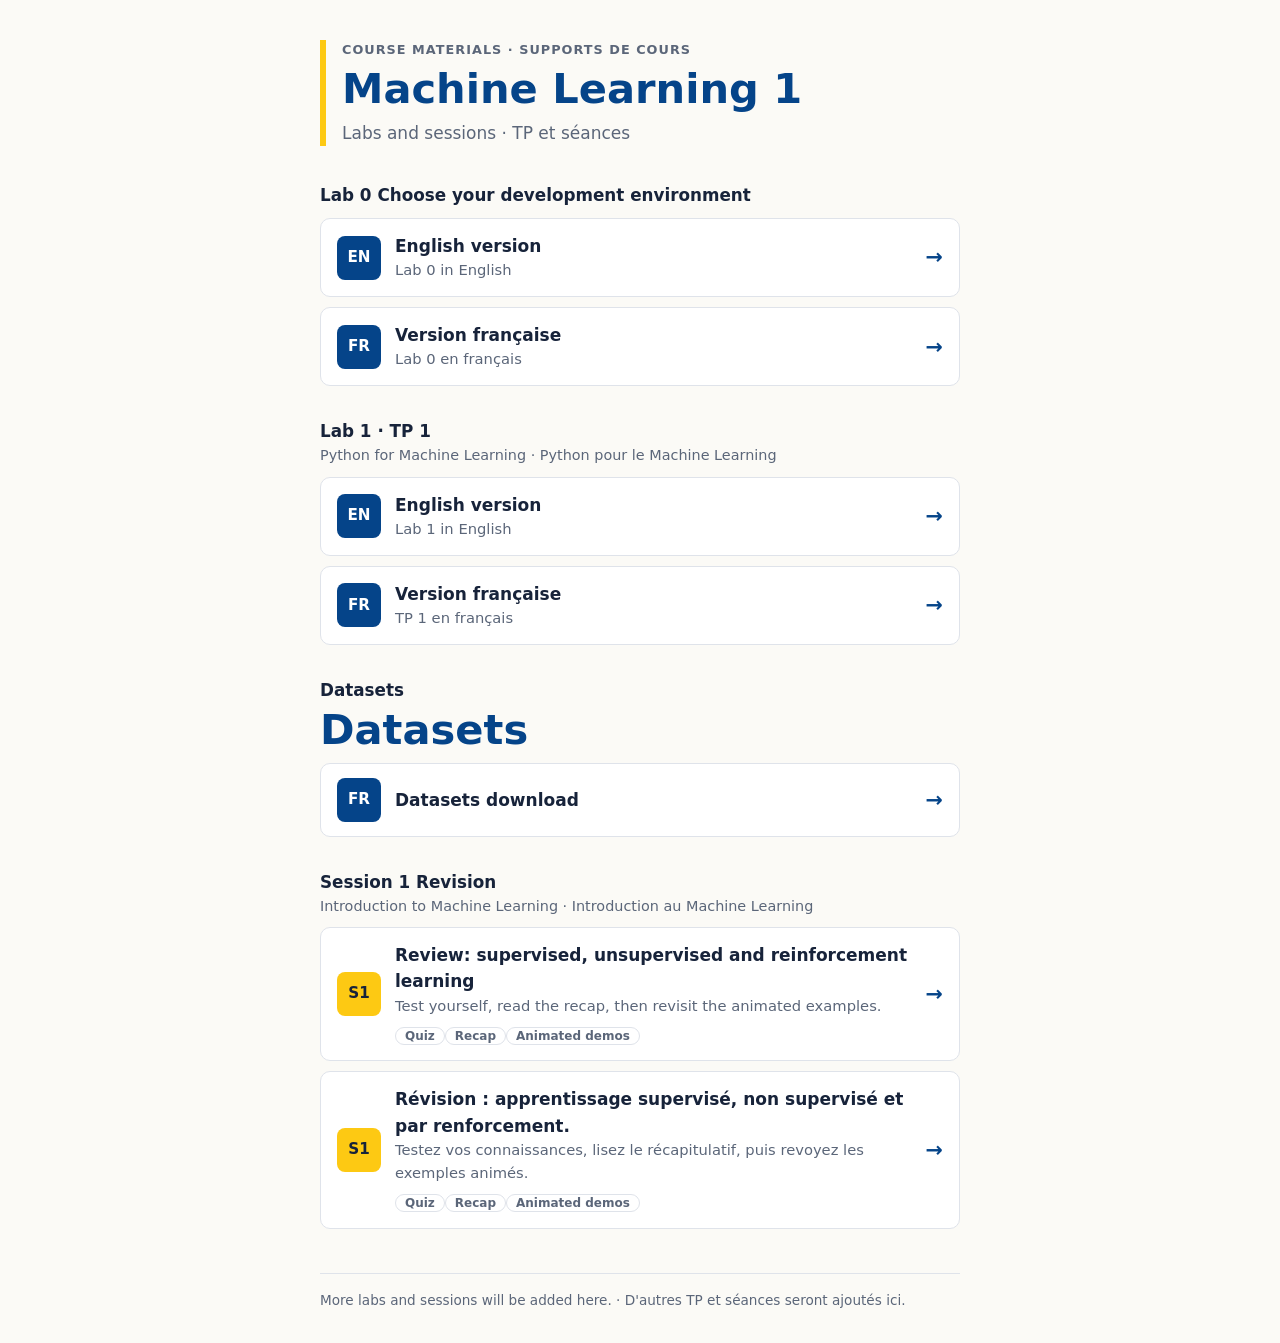
<file: index.html>
<!DOCTYPE html>
<html lang="en">
<head>
<meta charset="utf-8">
<meta name="viewport" content="width=device-width, initial-scale=1, viewport-fit=cover">
<title>Machine Learning 1 – Course materials</title>
<meta name="description" content="Machine Learning 1: labs and sessions. Supports de cours: TP et séances.">
<style>
:root{--bg:#fbfaf6;--ink:#17233a;--muted:#5b6679;--blue:#054489;--yellow:#fdc913;--line:#dfe3ea;--surface:#fff;--onblue:#fff}
@media (prefers-color-scheme:dark){:root{--bg:#0d1526;--ink:#e8eefc;--muted:#9aa8c4;--blue:#7fb2ff;--line:#26365a;--surface:#14203a;--onblue:#0d1526}}
*{box-sizing:border-box}
body{margin:0;min-height:100vh;background:var(--bg);color:var(--ink);font:400 17px/1.55 system-ui,-apple-system,"Segoe UI",sans-serif;padding:max(24px,env(safe-area-inset-top)) 20px max(32px,env(safe-area-inset-bottom))}
main{max-width:640px;margin:0 auto}
header{border-left:6px solid var(--yellow);padding-left:16px;margin:16px 0 36px}
.kick{margin:0 0 6px;font-size:.8rem;font-weight:700;letter-spacing:.08em;text-transform:uppercase;color:var(--muted)}
h1{font-size:clamp(1.9rem,6vw,2.6rem);line-height:1.1;margin:0 0 8px;color:var(--blue)}
header p{margin:0;color:var(--muted)}
h2{font-size:1.05rem;margin:32px 0 4px}
h2 small{display:block;font-weight:400;color:var(--muted);font-size:.9rem}
.card{display:flex;align-items:center;gap:14px;margin:10px 0;padding:14px 16px;background:var(--surface);border:1px solid var(--line);border-radius:10px;color:var(--ink);text-decoration:none;transition:transform .15s,border-color .15s}
.card:hover,.card:focus-visible{border-color:var(--blue);transform:translateY(-2px);outline:none}
.card:focus-visible{box-shadow:0 0 0 3px var(--yellow)}
.tag{flex:none;width:44px;height:44px;display:grid;place-items:center;border-radius:8px;background:var(--blue);color:var(--onblue);font-weight:800;font-size:.95rem}
.tag.y{background:var(--yellow);color:#17233a}
.txt{flex:1;min-width:0}
.txt b{display:block}
.txt span{display:block;color:var(--muted);font-size:.92rem}
.go{flex:none;color:var(--blue);font-size:1.3rem;font-weight:700}
.pills{display:flex;gap:6px;flex-wrap:wrap;margin-top:6px}
.pills i{font-style:normal;font-size:.75rem;font-weight:600;padding:1px 9px;border-radius:999px;border:1px solid var(--line);color:var(--muted)}
footer{margin-top:44px;padding-top:16px;border-top:1px solid var(--line);color:var(--muted);font-size:.85rem}
@media (prefers-reduced-motion:reduce){.card{transition:none}.card:hover{transform:none}}
</style>
</head>
<body>
<main>
<header>
  <p class="kick">Course materials · Supports de cours</p>
  <h1>Machine Learning 1</h1>
  <p>Labs and sessions · TP et séances</p>
</header>
<h2>Lab 0 Choose your development environment</h2>
<a class="card" href="lab1_part0_environments.html">
  <span class="tag">EN</span>
  <span class="txt"><b>English version</b><span>Lab 0 in English</span></span>
  <span class="go" aria-hidden="true">→</span>
</a>
<a class="card" href="lab1_part0_environments_fr.html">
  <span class="tag">FR</span>
  <span class="txt"><b>Version française</b><span>Lab 0 en français</span></span>
  <span class="go" aria-hidden="true">→</span>
</a>

<h2>Lab 1 · TP 1
  <small>Python for Machine Learning · Python pour le Machine Learning</small></h2>
<a class="card" href="lab1.1_en_updated.html">
  <span class="tag">EN</span>
  <span class="txt"><b>English version</b><span>Lab 1 in English</span></span>
  <span class="go" aria-hidden="true">→</span>
</a>
<a class="card" href="lab1.1_fr_updated.html">
  <span class="tag">FR</span>
  <span class="txt"><b>Version française</b><span>TP 1 en français</span></span>
  <span class="go" aria-hidden="true">→</span>
</a>
<h2>Datasets</h2>
<h1 >Datasets</h1>
<a class="card" href="https://github.com/Noura-ABOUDI/Lab-1-Python-AI">
  <span class="tag">FR</span>
  <span class="txt"><b>Datasets download</b></span>
  <span class="go" aria-hidden="true">→</span>
</a>
<h2>Session 1 Revision
  <small>Introduction to Machine Learning · Introduction au Machine Learning</small></h2>
<a class="card" href="session1_ml_paradigms.html">
  <span class="tag y">S1</span>
  <span class="txt"><b>Review: supervised, unsupervised and reinforcement learning</b>
    <span>Test yourself, read the recap, then revisit the animated examples.</span>
    <span class="pills"><i>Quiz</i><i>Recap</i><i>Animated demos</i></span></span>
  <span class="go" aria-hidden="true">→</span>
</a>
<a class="card" href="session1_ml_paradigms_fr.html">
  <span class="tag y">S1</span>
  <span class="txt"><b>Révision : apprentissage supervisé, non supervisé et par renforcement.</b>
    <span>Testez vos connaissances, lisez le récapitulatif, puis revoyez les exemples animés.</span>
    <span class="pills"><i>Quiz</i><i>Recap</i><i>Animated demos</i></span></span>
  <span class="go" aria-hidden="true">→</span>
</a>
<footer>More labs and sessions will be added here. · D'autres TP et séances seront ajoutés ici.</footer>
</main>
</body>
</html>
</file>
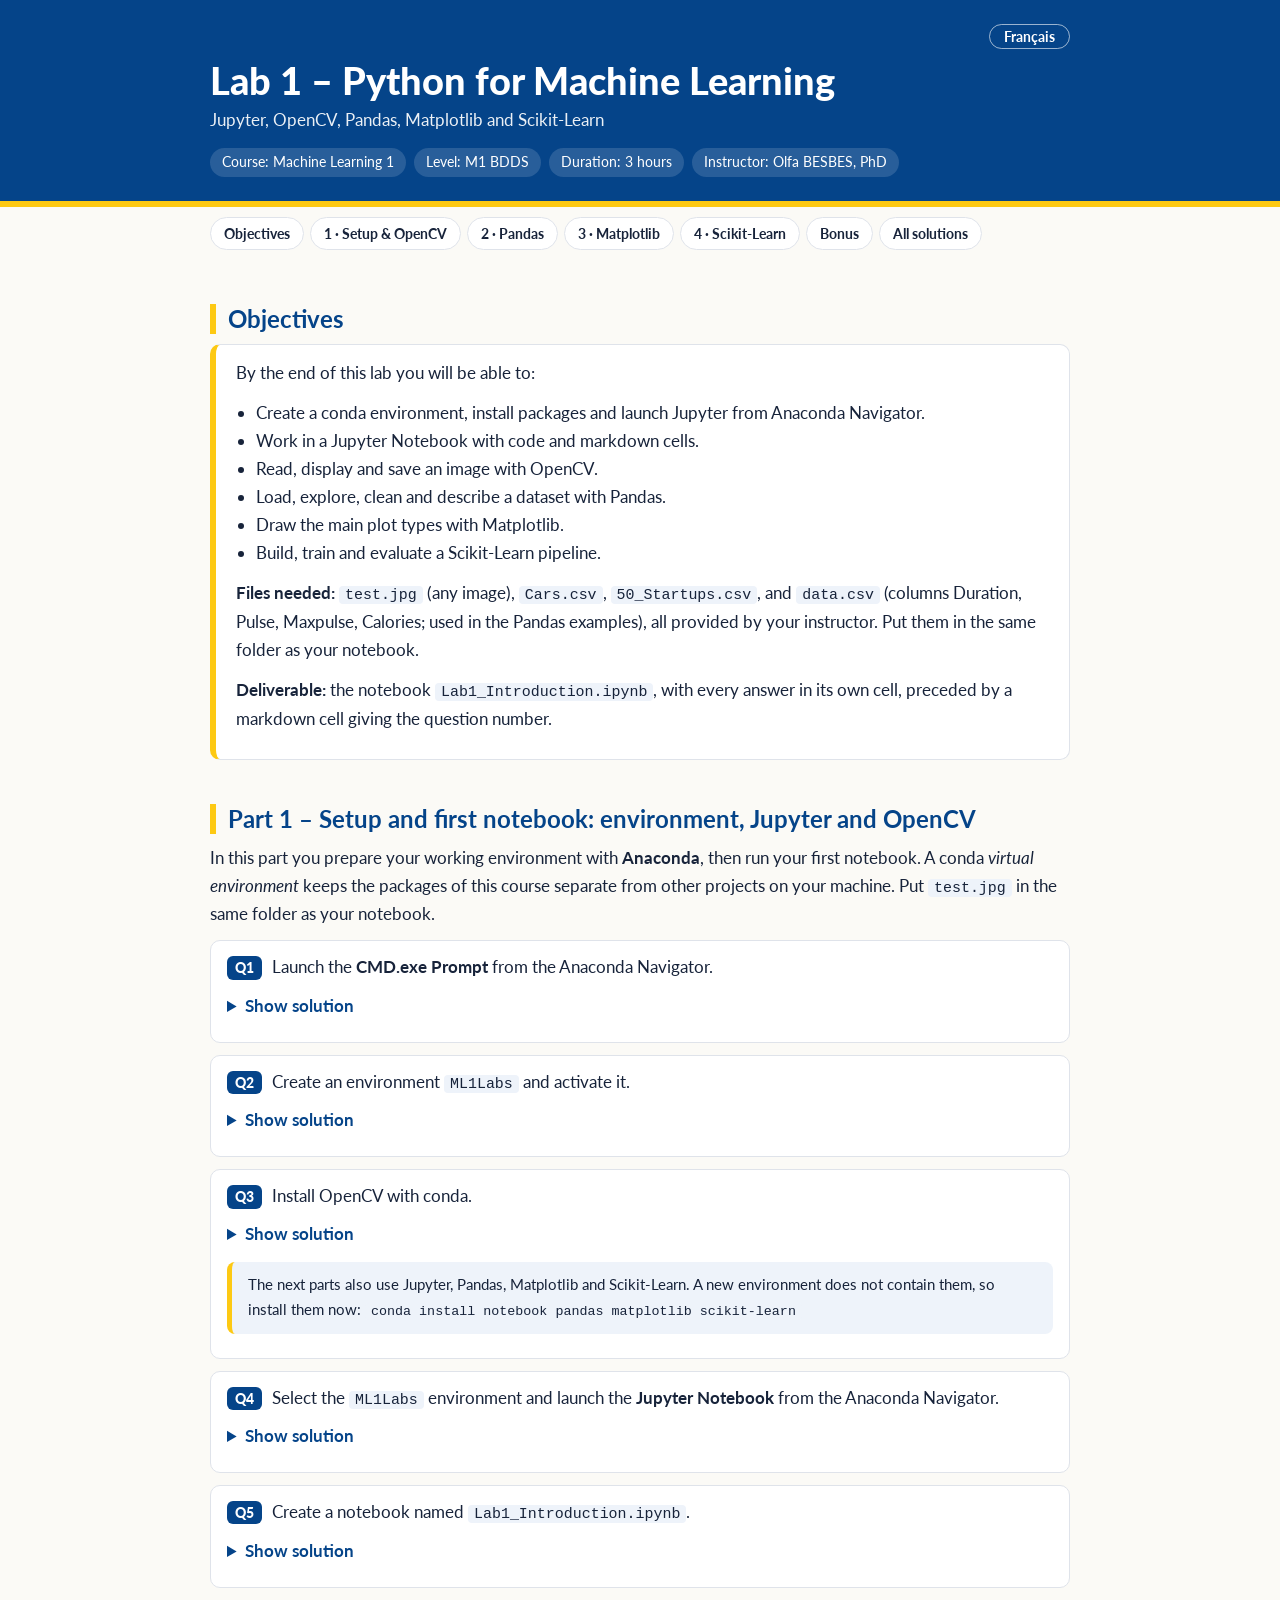
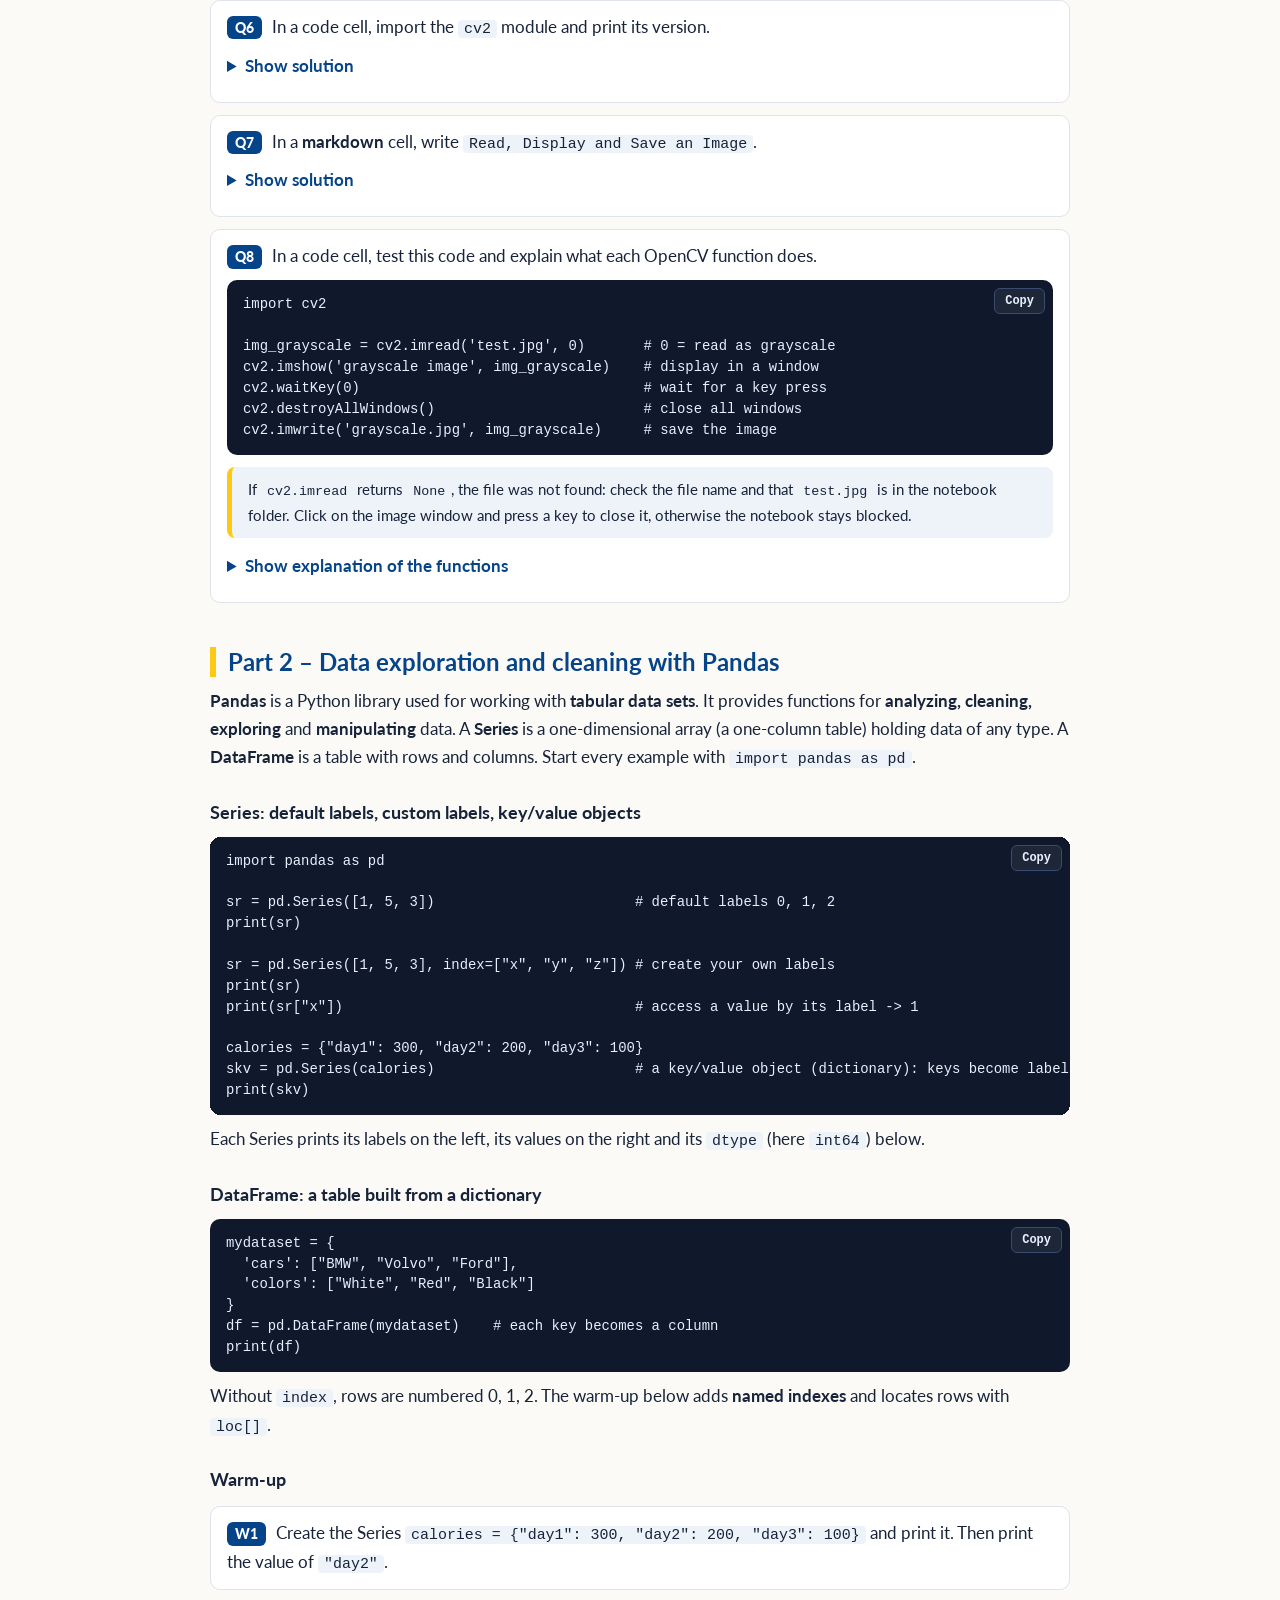
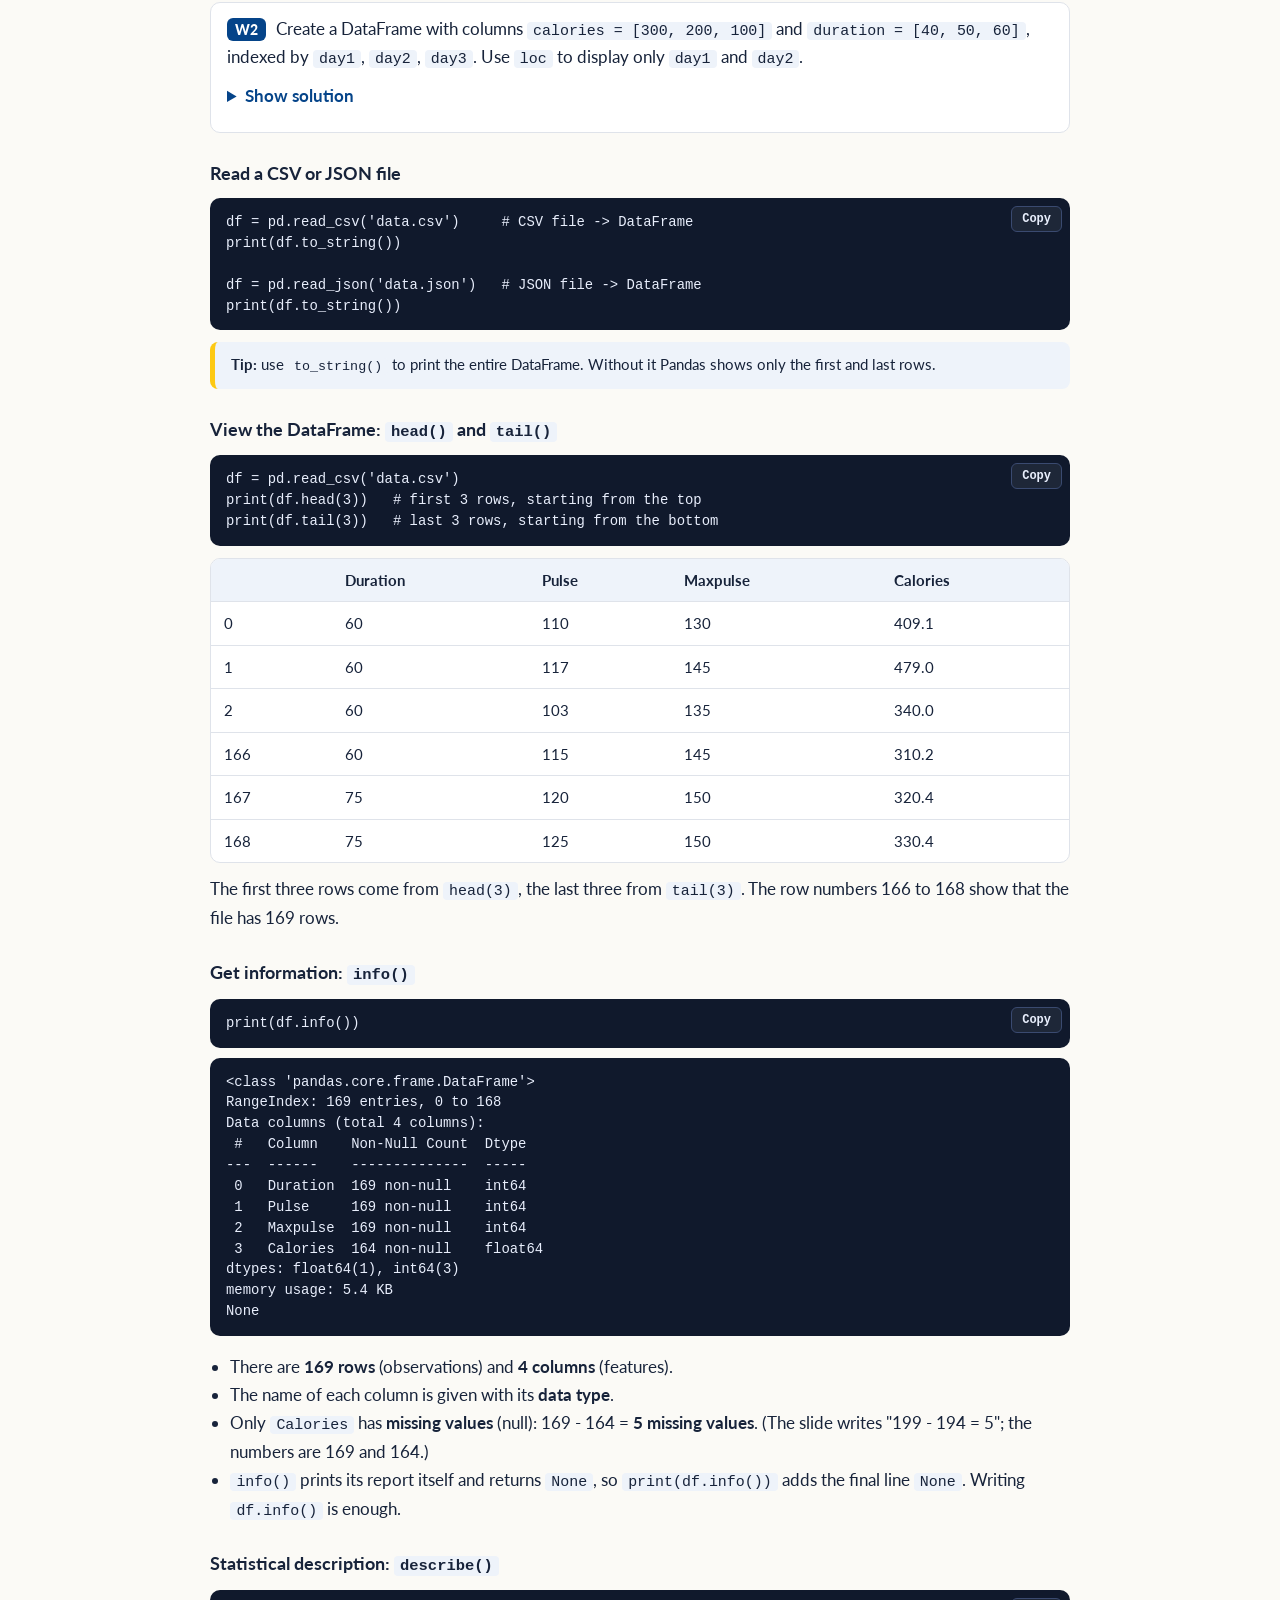
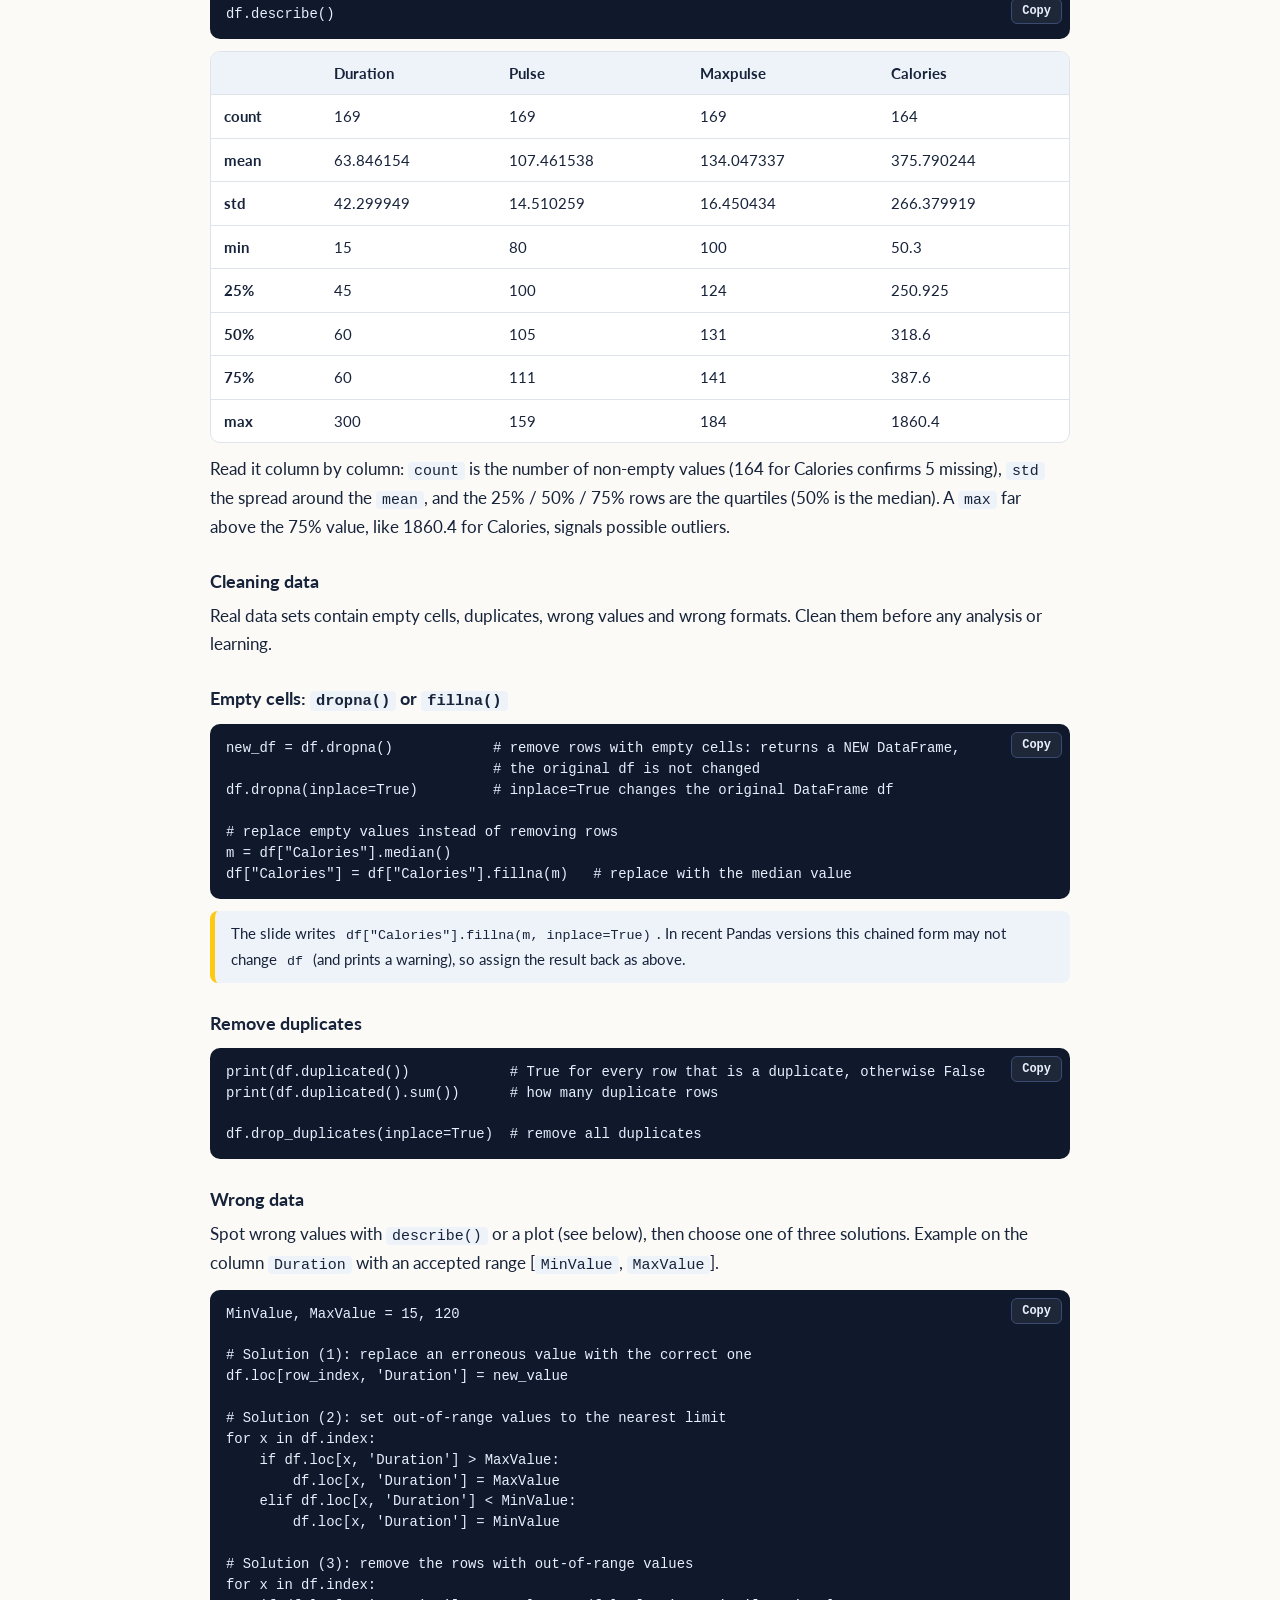
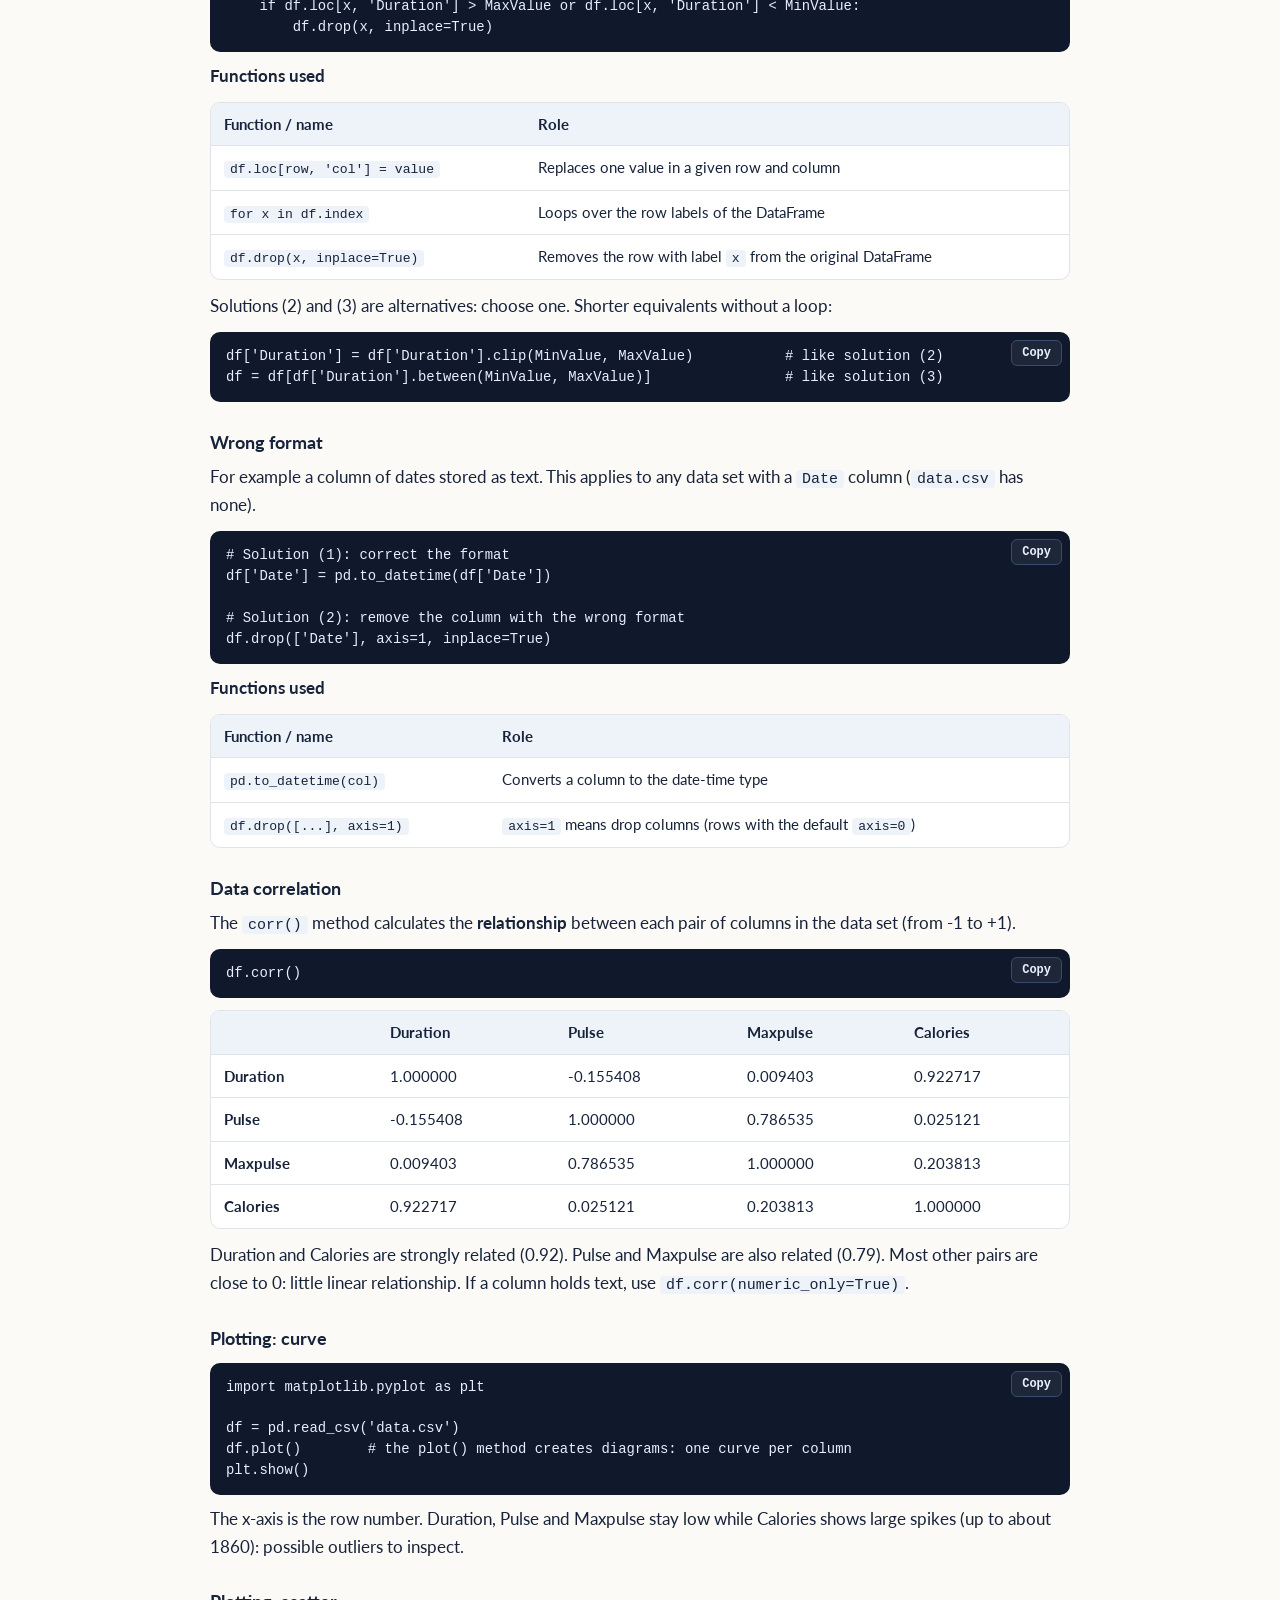
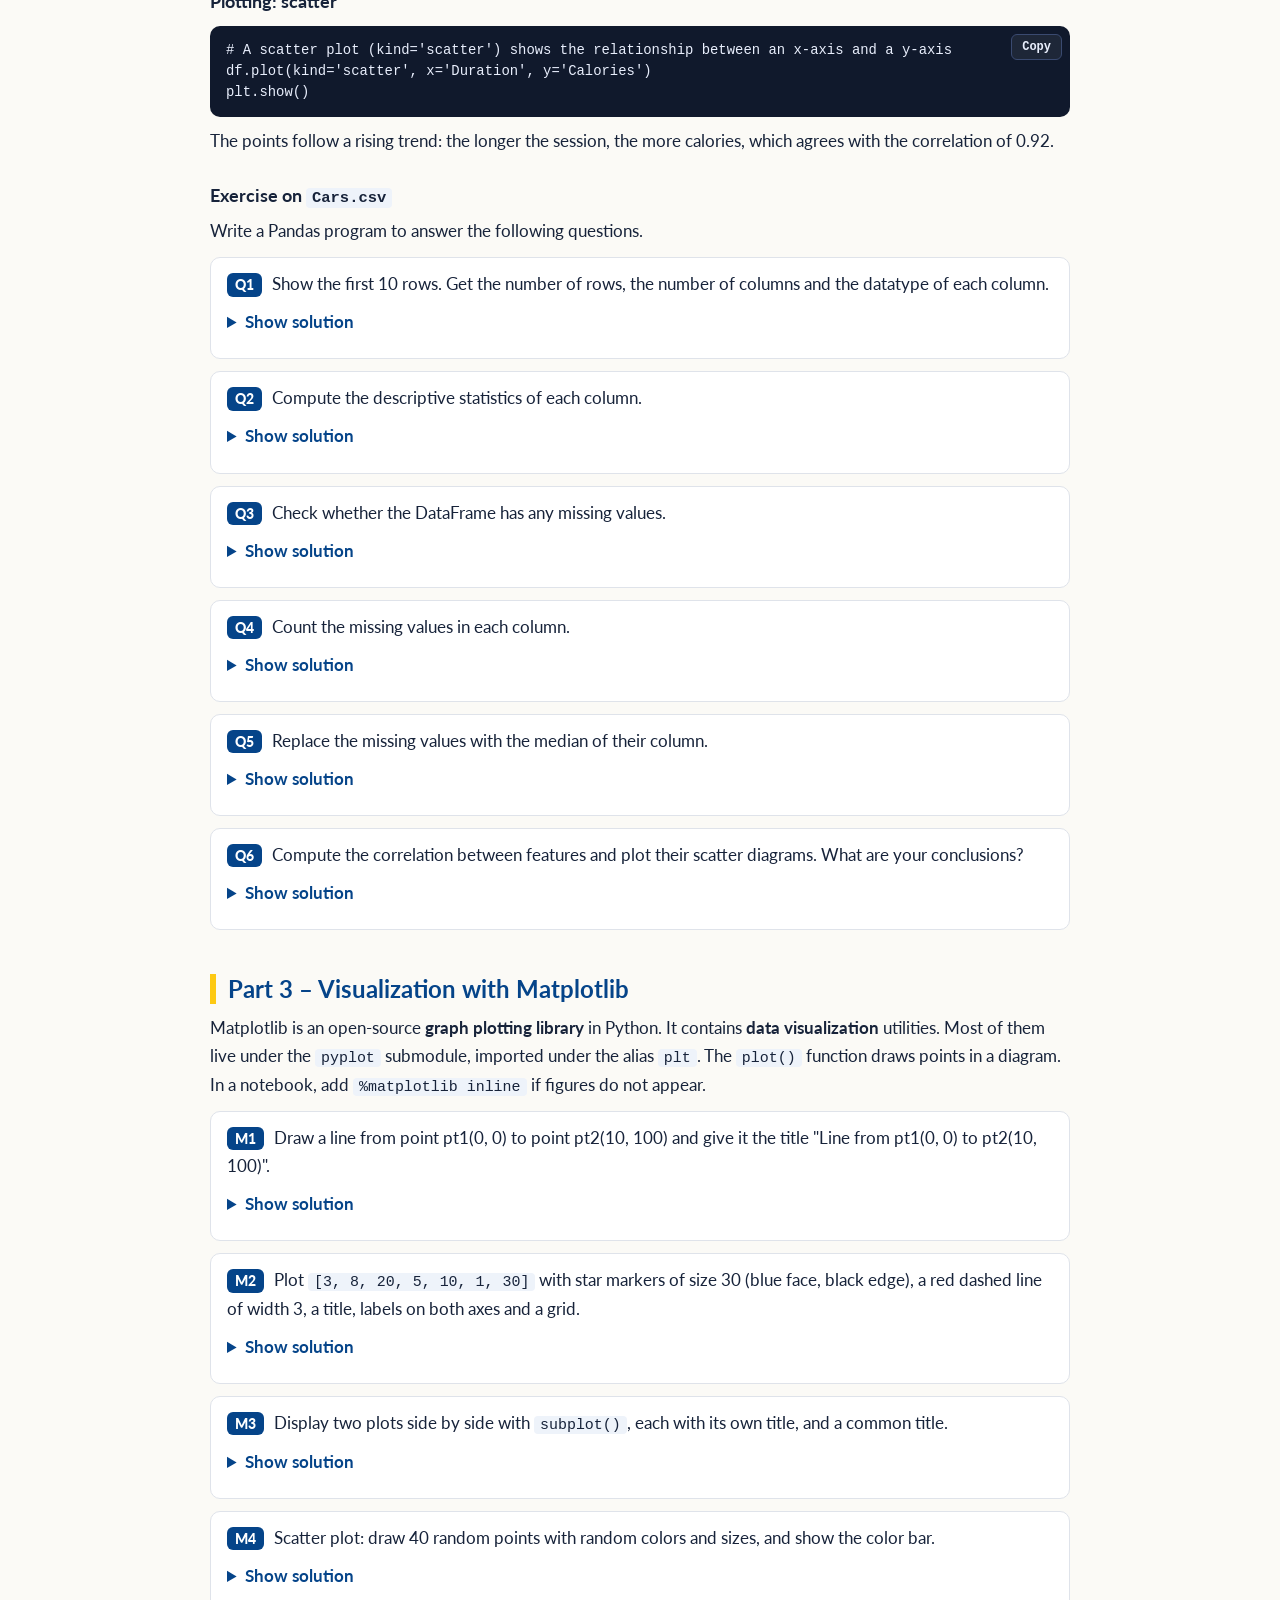
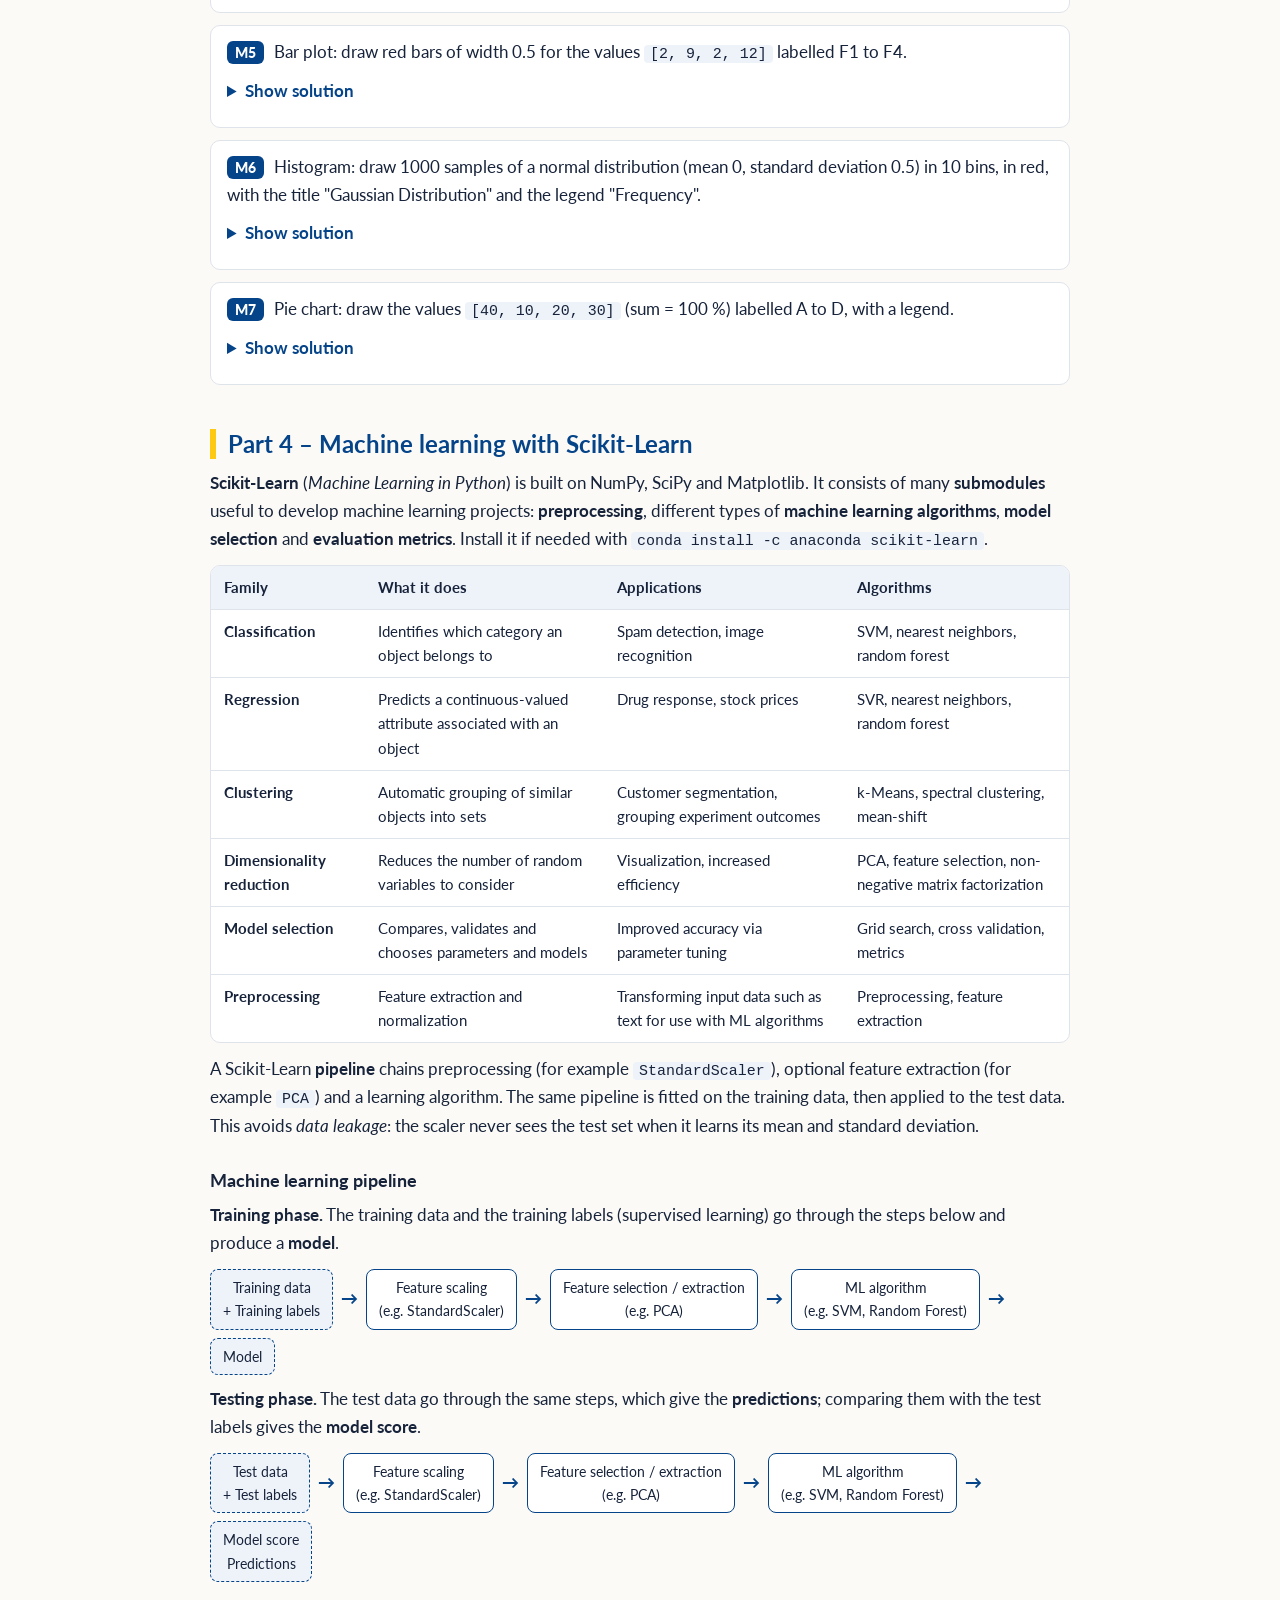
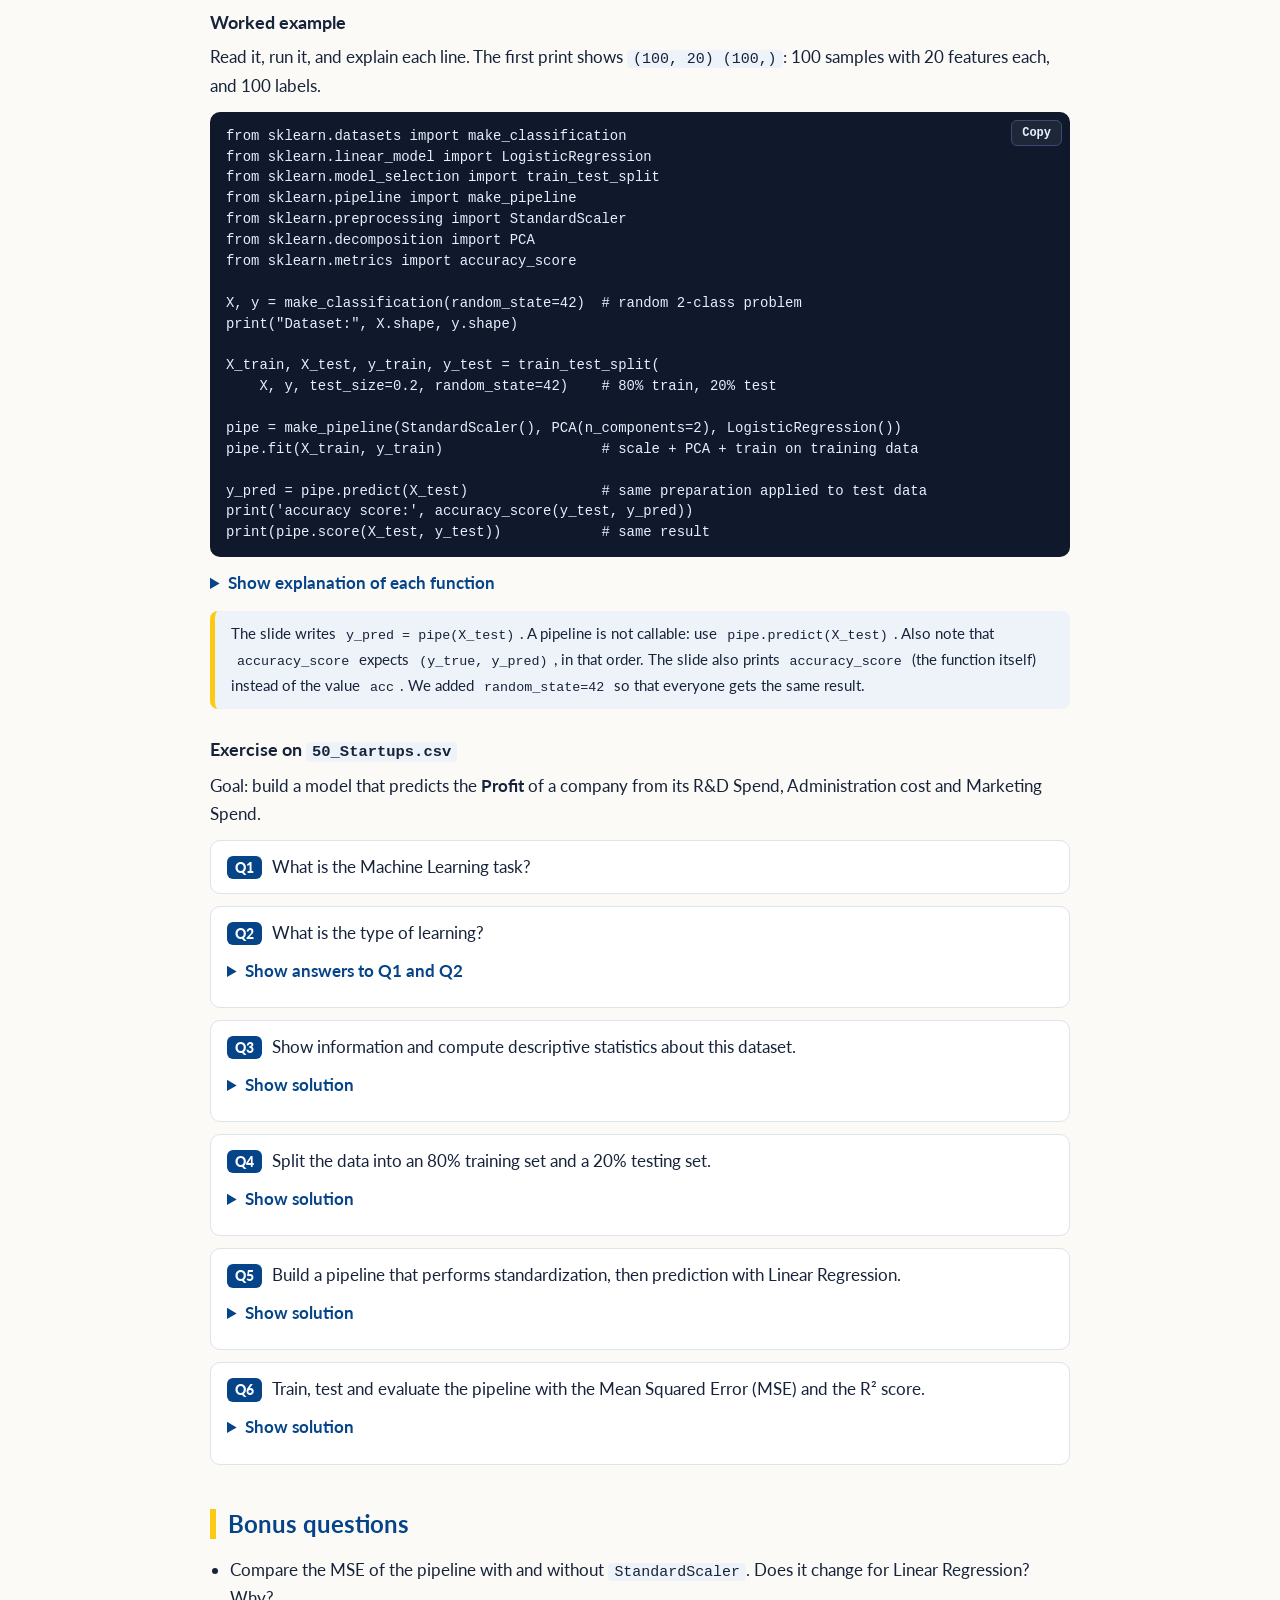
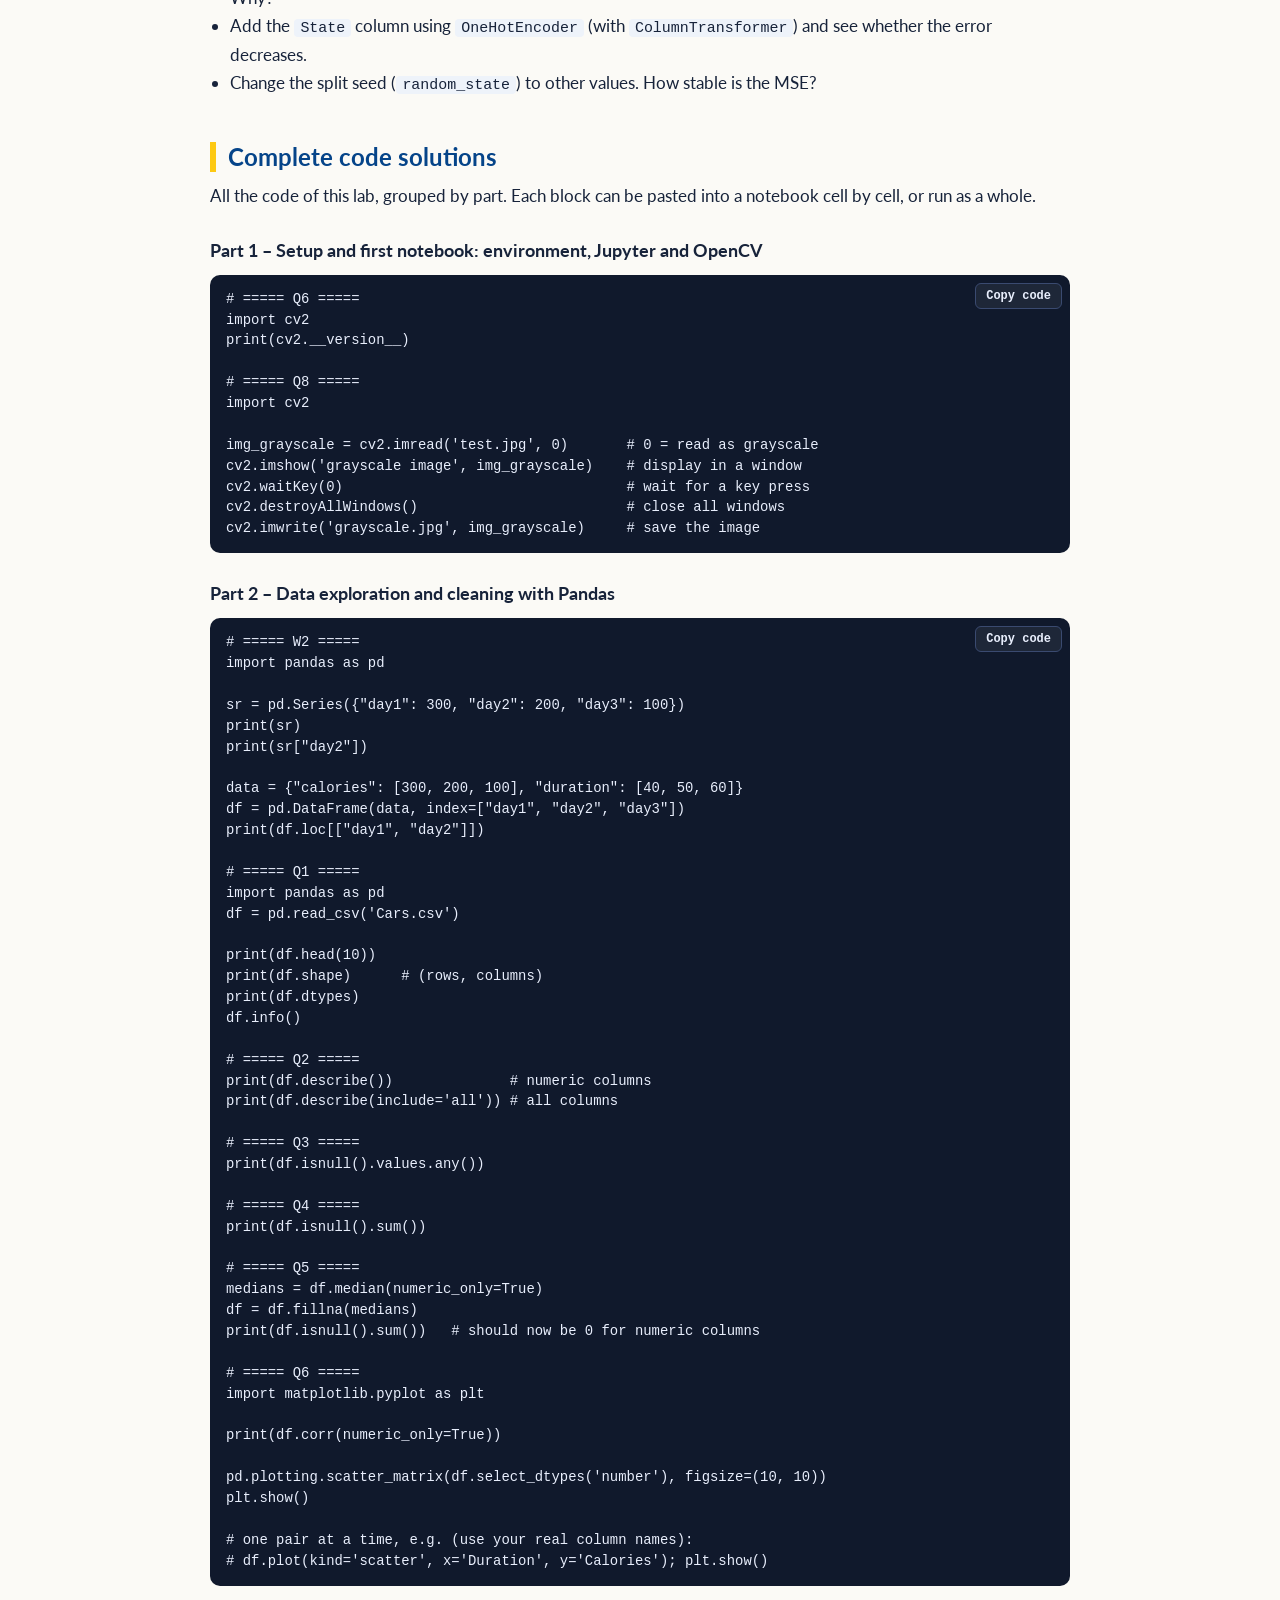
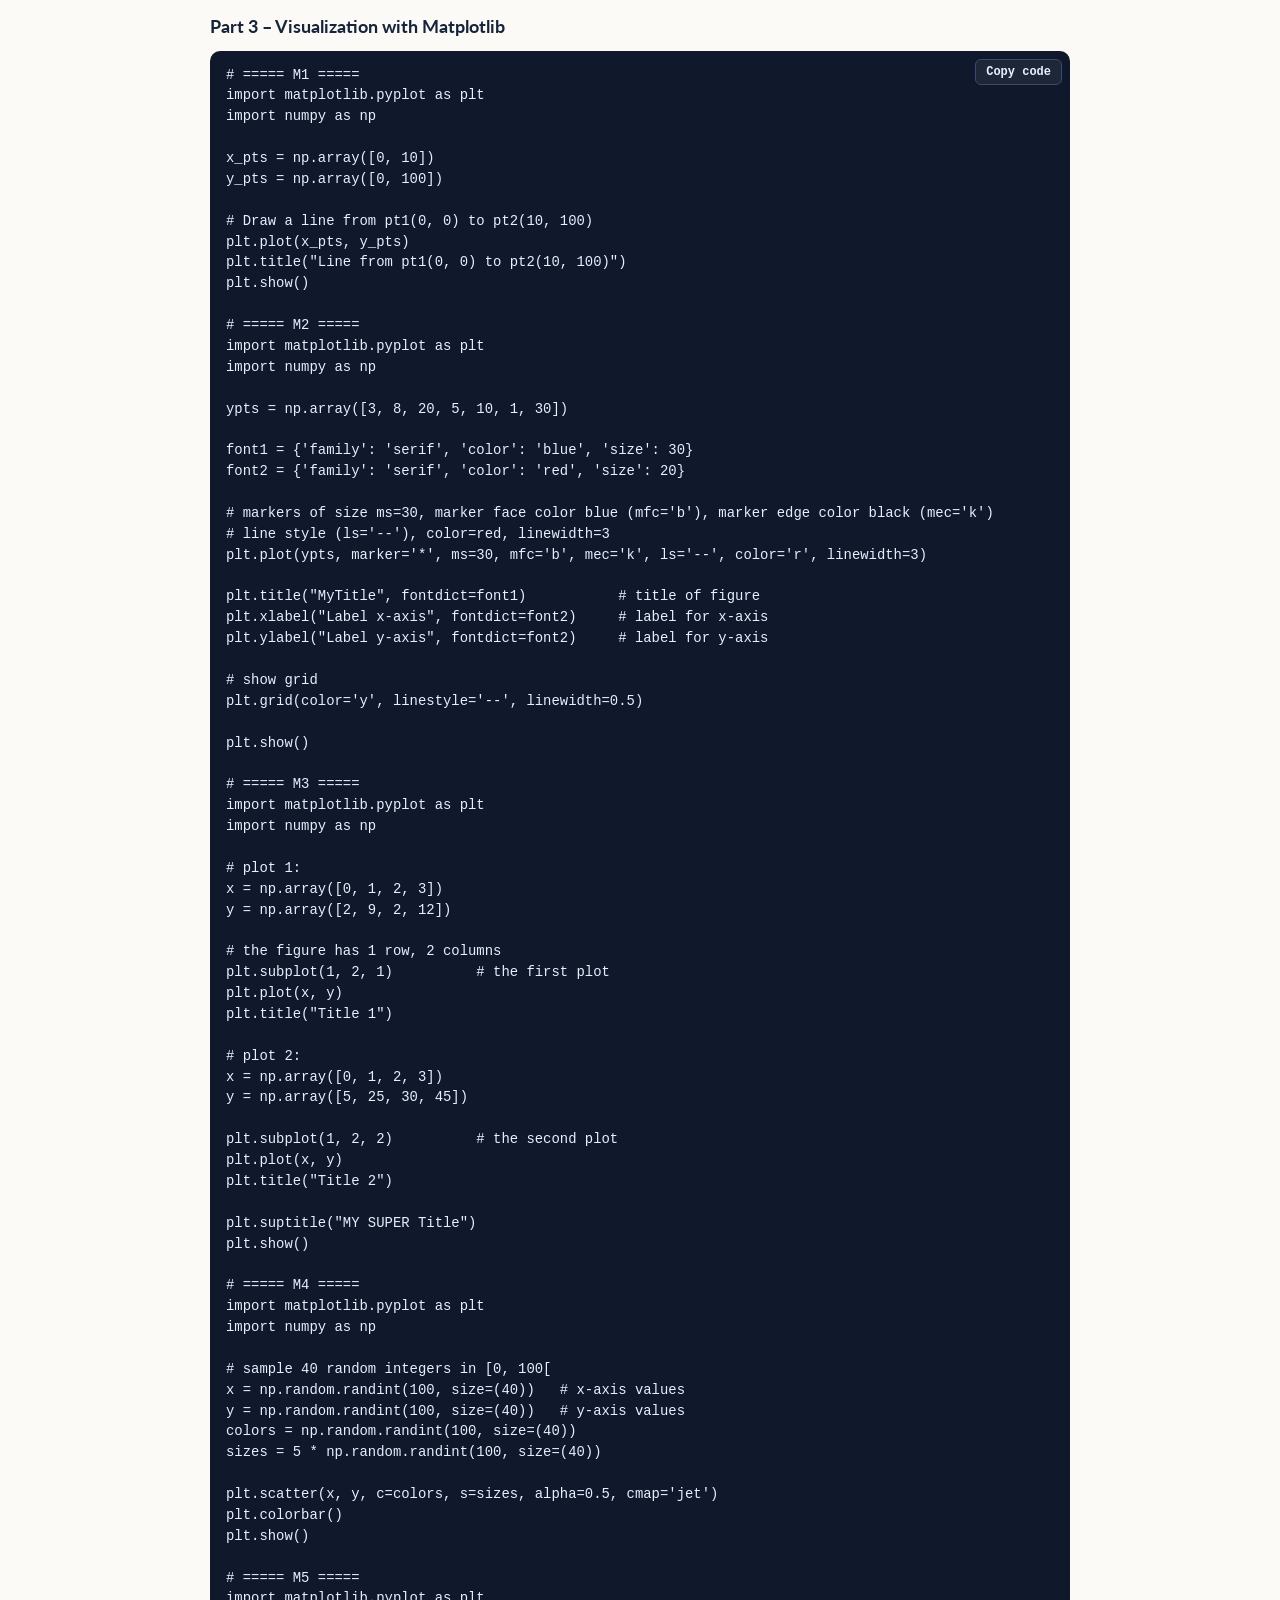
<file: lab1.1_en.html>
<!DOCTYPE html>
<html lang="en">
<head>
<meta charset="utf-8">
<meta name="viewport" content="width=device-width, initial-scale=1, viewport-fit=cover">
<title>Lab 1 – Python for Machine Learning</title>
<link href="https://fonts.googleapis.com/css2?family=Lato:wght@400;700;900&display=swap" rel="stylesheet">
<style>
:root{--bg:#fbfaf6;--ink:#17233a;--muted:#5b6679;--blue:#054489;--yellow:#fdc913;--line:#dfe3ea;--surface:#fff;--code:#10192c;--codeink:#e8eefc;--onblue:#fff;--tint:#eef3fa}
@media (prefers-color-scheme:dark){:root{--bg:#0d1526;--ink:#e8eefc;--muted:#9aa8c4;--blue:#7fb2ff;--line:#26365a;--surface:#14203a;--code:#08101f;--onblue:#0d1526;--tint:#162543}}
*{box-sizing:border-box}
html{scroll-behavior:smooth}[id]{scroll-margin-top:64px}
body{margin:0;background:var(--bg);color:var(--ink);font:400 17px/1.65 Lato,system-ui,-apple-system,"Segoe UI",sans-serif;padding-bottom:env(safe-area-inset-bottom)}
.wrap{max-width:900px;margin:0 auto;padding:0 20px}
header{background:#054489;color:#fff;padding:max(22px,env(safe-area-inset-top)) 0 24px;border-bottom:6px solid var(--yellow)}
header h1{margin:8px 0 4px;font-size:clamp(1.7rem,5vw,2.4rem);line-height:1.15;font-weight:900}
header p{margin:0 0 14px;opacity:.92}
.lang{text-align:right}
.lang a{color:#fff;font-weight:700;text-decoration:none;border:1.5px solid rgba(255,255,255,.6);padding:3px 14px;border-radius:999px;font-size:.88rem}
.lang a:hover{background:rgba(255,255,255,.15)}
.meta{display:flex;flex-wrap:wrap;gap:8px}
.meta span{background:rgba(255,255,255,.14);padding:3px 12px;border-radius:999px;font-size:.85rem}
.toc{position:sticky;top:0;z-index:5;display:flex;gap:6px;flex-wrap:wrap;padding:10px 0;margin-bottom:6px;background:color-mix(in srgb,var(--bg) 92%,transparent);backdrop-filter:blur(6px)}
.toc a{color:var(--ink);text-decoration:none;font-weight:700;font-size:.88rem;padding:4px 13px;border-radius:999px;border:1.5px solid var(--line);background:var(--surface)}
.toc a:hover,.toc a:focus-visible{border-color:var(--blue);color:var(--blue)}
h2{font-size:1.5rem;line-height:1.25;margin:44px 0 10px;color:var(--blue);border-left:6px solid var(--yellow);padding-left:12px}
h3{font-size:1.1rem;margin:26px 0 6px}
p{margin:0 0 12px}
code{font-family:ui-monospace,Menlo,Consolas,monospace;font-size:.88em;background:var(--tint);padding:1px 6px;border-radius:4px}
.goal{background:var(--surface);border:1px solid var(--line);border-left:6px solid var(--yellow);border-radius:10px;padding:14px 20px}
.goal ul{margin:6px 0 12px;padding-left:1.2em}
.task{background:var(--surface);border:1px solid var(--line);border-radius:10px;padding:12px 16px;margin:12px 0}
.q{display:inline-block;min-width:34px;text-align:center;background:var(--blue);color:var(--onblue);font-weight:900;font-size:.88rem;border-radius:6px;padding:0 8px;margin-right:10px}
details{margin:8px 0}
summary{cursor:pointer;font-weight:700;color:var(--blue);padding:2px 0}
summary:focus-visible,.toc a:focus-visible,.cp:focus-visible{outline:3px solid var(--yellow);outline-offset:2px}
pre{position:relative;background:var(--code);color:var(--codeink);border-radius:10px;padding:14px 16px;overflow-x:auto;font-size:.87rem;line-height:1.5;margin:10px 0}
pre code{background:none;padding:0;font-size:inherit;color:inherit}
.cp{position:absolute;top:8px;right:8px;font:inherit;font-size:.75rem;font-weight:700;padding:3px 10px;border-radius:6px;border:1px solid #3a4a70;background:rgba(255,255,255,.06);color:var(--codeink);cursor:pointer}
.note{background:var(--tint);border-left:5px solid var(--yellow);border-radius:8px;padding:10px 16px;margin:12px 0;font-size:.95rem}
.scroll{overflow-x:auto;border:1px solid var(--line);border-radius:10px;background:var(--surface);margin:12px 0}
table{border-collapse:collapse;width:100%;font-size:.93rem}
th,td{text-align:left;padding:9px 13px;border-bottom:1px solid var(--line);vertical-align:top}
tr:last-child td{border-bottom:0}
th{background:var(--tint)}
ul{padding-left:1.2em}
footer{margin-top:50px;padding:18px 20px;border-top:1px solid var(--line);color:var(--muted);font-size:.85rem;text-align:center}
.flow{display:flex;flex-wrap:wrap;align-items:center;gap:8px;margin:10px 0}
.box{border:1.5px solid var(--blue);border-radius:8px;padding:6px 12px;background:var(--surface);font-size:.88rem;text-align:center}
.box.io{background:var(--tint);border-style:dashed}
.ar{font-weight:900;color:var(--blue)}
@media (prefers-reduced-motion:reduce){html{scroll-behavior:auto}}
@media print{.toc,.cp,.lang{display:none}details{display:block}}
</style>
</head>
<body>
<header><div class="wrap">
<div class="lang"><a href="lab1_fr.html" hreflang="fr">Français</a></div>
<h1>Lab 1 – Python for Machine Learning</h1>
<p>Jupyter, OpenCV, Pandas, Matplotlib and Scikit-Learn</p>
<div class="meta"><span>Course: Machine Learning 1</span><span>Level: M1 BDDS</span><span>Duration: 3 hours</span><span>Instructor: Olfa BESBES, PhD</span></div>
</div></header>

<main><div class="wrap">
<nav class="toc" aria-label="Contents"><a href="#goals">Objectives</a><a href="#p1">1 · Setup &amp; OpenCV</a><a href="#p2">2 · Pandas</a><a href="#p3">3 · Matplotlib</a><a href="#p4">4 · Scikit-Learn</a><a href="#bonus">Bonus</a><a href="#solutions">All solutions</a></nav>

<h2 id="goals">Objectives</h2>
<div class="goal">
<p>By the end of this lab you will be able to:</p>
<ul>
<li>Create a conda environment, install packages and launch Jupyter from Anaconda Navigator.</li>
<li>Work in a Jupyter Notebook with code and markdown cells.</li>
<li>Read, display and save an image with OpenCV.</li>
<li>Load, explore, clean and describe a dataset with Pandas.</li>
<li>Draw the main plot types with Matplotlib.</li>
<li>Build, train and evaluate a Scikit-Learn pipeline.</li>
</ul>
<p><b>Files needed:</b> <code>test.jpg</code> (any image), <code>Cars.csv</code>, <code>50_Startups.csv</code>, and <code>data.csv</code> (columns Duration, Pulse, Maxpulse, Calories; used in the Pandas examples), all provided by your instructor. Put them in the same folder as your notebook.</p>
<p><b>Deliverable:</b> the notebook <code>Lab1_Introduction.ipynb</code>, with every answer in its own cell, preceded by a markdown cell giving the question number.</p>
</div>

<h2 id="p1">Part 1 – Setup and first notebook: environment, Jupyter and OpenCV</h2>
<p>In this part you prepare your working environment with <b>Anaconda</b>, then run your first notebook. A conda <em>virtual environment</em> keeps the packages of this course separate from other projects on your machine. Put <code>test.jpg</code> in the same folder as your notebook.</p>

<div class="task"><b class="q">Q1</b>Launch the <b>CMD.exe Prompt</b> from the Anaconda Navigator.
<details><summary>Show solution</summary><p>Open Anaconda Navigator, go to <b>Environments</b>, click the green arrow next to the environment name and choose <b>Open Terminal</b> (or start <b>Anaconda Prompt</b> from the Start menu). The prompt starts with <code>(base)</code>.</p></details></div>

<div class="task"><b class="q">Q2</b>Create an environment <code>ML1Labs</code> and activate it.
<details><summary>Show solution</summary><p><code>conda create -n ML1Labs python</code><br><code>conda activate ML1Labs</code></p><p>Answer <code>y</code> when conda asks to proceed. The prompt now starts with <code>(ML1Labs)</code>. To leave the environment: <code>conda deactivate</code>.</p>
<p><b>Functions used</b></p>
<div class="scroll"><table>
<tr><th>Function / name</th><th>Role</th></tr>
<tr><td><code>conda create -n ML1Labs</code></td><td>Creates a virtual environment named <code>ML1Labs</code>. Virtual environments allow different versions of packages on the same machine</td></tr>
<tr><td><code>conda activate ML1Labs</code></td><td>Activates the environment: the packages you install now go into it</td></tr>
<tr><td><code>conda deactivate</code></td><td>Leaves the active environment</td></tr>
<tr><td><code>conda env remove -n ML1Labs</code></td><td>Removes the environment and all packages installed in it</td></tr>
</table></div></details></div>

<div class="task"><b class="q">Q3</b>Install OpenCV with conda.
<details><summary>Show solution</summary><p><code>conda install opencv</code></p><p>If the package is not found, use a specific channel: <code>conda install -c conda-forge opencv</code>. The command <code>pip install opencv-python</code> also works.</p>
<p><b>Functions used</b></p>
<div class="scroll"><table>
<tr><th>Function / name</th><th>Role</th></tr>
<tr><td><code>conda install opencv</code></td><td>Installs the OpenCV package (the <code>cv2</code> module)</td></tr>
<tr><td><code>conda install opencv=4.6.0</code></td><td>Installs a <b>specific version</b></td></tr>
<tr><td><code>conda install -c conda-forge opencv</code></td><td>Installs from a <b>specific channel</b></td></tr>
<tr><td><code>pip install opencv-python</code></td><td>Alternative installer (pip)</td></tr>
<tr><td><code>conda update opencv</code></td><td>Updates the package</td></tr>
<tr><td><code>conda remove opencv</code></td><td>Uninstalls the package</td></tr>
</table></div></details>
<div class="note">The next parts also use Jupyter, Pandas, Matplotlib and Scikit-Learn. A new environment does not contain them, so install them now: <code>conda install notebook pandas matplotlib scikit-learn</code></div></div>

<div class="task"><b class="q">Q4</b>Select the <code>ML1Labs</code> environment and launch the <b>Jupyter Notebook</b> from the Anaconda Navigator.
<details><summary>Show solution</summary><p>In Anaconda Navigator, open the <b>Home</b> tab. In the <b>Applications on</b> drop-down, choose <code>ML1Labs</code> instead of <code>base (root)</code>. Click <b>Launch</b> under <b>Notebook</b> (if the button says <b>Install</b>, click it first). A browser tab opens on the Jupyter file browser.</p></details></div>

<div class="task"><b class="q">Q5</b>Create a notebook named <code>Lab1_Introduction.ipynb</code>.
<details><summary>Show solution</summary><p>In the Jupyter file browser, go to your lab folder, click <b>New</b> then <b>Python 3</b>. Click the title <code>Untitled</code> at the top and rename it to <code>Lab1_Introduction</code>. The file is saved as <code>Lab1_Introduction.ipynb</code>.</p></details></div>

<div class="task"><b class="q">Q6</b>In a code cell, import the <code>cv2</code> module and print its version.
<details><summary>Show solution</summary><pre><code>import cv2
print(cv2.__version__)</code></pre><p>In Python 3, <code>print</code> needs parentheses (the slide shows the Python 2 form). Run the cell with Ctrl + Enter.</p>
<p><b>Functions used</b></p>
<div class="scroll"><table>
<tr><th>Function / name</th><th>Role</th></tr>
<tr><td><code>import cv2</code></td><td>Imports the OpenCV module</td></tr>
<tr><td><code>cv2.__version__</code></td><td>Attribute that gives the installed version of OpenCV</td></tr>
<tr><td><code>print()</code></td><td>Displays the value below the cell</td></tr>
</table></div></details></div>

<div class="task"><b class="q">Q7</b>In a <b>markdown</b> cell, write <code>Read, Display and Save an Image</code>.
<details><summary>Show solution</summary><p>Insert a new cell, change its type from <b>Code</b> to <b>Markdown</b> in the toolbar drop-down, and type <code>## Read, Display and Save an Image</code> (the <code>##</code> makes it a heading). Press Ctrl + Enter to render it.</p>
<p><b>Notions used</b></p>
<div class="scroll"><table>
<tr><th>Function / name</th><th>Role</th></tr>
<tr><td><code>Code / Markdown cell</code></td><td>A <b>code</b> cell runs Python; a <b>markdown</b> cell holds formatted text (titles, explanations). The type is chosen in the toolbar drop-down</td></tr>
<tr><td><code>## text</code></td><td>Markdown syntax for a heading</td></tr>
<tr><td><code>Ctrl + Enter</code></td><td>Runs the selected cell (menu: Cell → Run Cell)</td></tr>
</table></div></details></div>

<div class="task"><b class="q">Q8</b>In a code cell, test this code and explain what each OpenCV function does.
<pre class="sol"><code>import cv2

img_grayscale = cv2.imread('test.jpg', 0)       # 0 = read as grayscale
cv2.imshow('grayscale image', img_grayscale)    # display in a window
cv2.waitKey(0)                                  # wait for a key press
cv2.destroyAllWindows()                         # close all windows
cv2.imwrite('grayscale.jpg', img_grayscale)     # save the image</code></pre>
<div class="note">If <code>cv2.imread</code> returns <code>None</code>, the file was not found: check the file name and that <code>test.jpg</code> is in the notebook folder. Click on the image window and press a key to close it, otherwise the notebook stays blocked.</div>
<details><summary>Show explanation of the functions</summary>
<p><b>Role of each OpenCV function</b></p>
<div class="scroll"><table>
<tr><th>Function / name</th><th>Role</th></tr>
<tr><td><code>cv2.imread(file, 0)</code></td><td><b>Reads</b> an image from a file. The flag <code>0</code> loads it in grayscale; it returns the image as an array (or <code>None</code> if the file is not found)</td></tr>
<tr><td><code>cv2.imshow(name, img)</code></td><td><b>Displays</b> an image in a window titled <code>name</code></td></tr>
<tr><td><code>cv2.waitKey(0)</code></td><td>Waits for a key press to close the window; <code>0</code> means wait indefinitely</td></tr>
<tr><td><code>cv2.destroyAllWindows()</code></td><td>Destroys all the windows we created</td></tr>
<tr><td><code>cv2.imwrite(file, img)</code></td><td><b>Writes</b> (saves) the image to a file</td></tr>
</table></div></details></div>

<h2 id="p2">Part 2 – Data exploration and cleaning with Pandas</h2>
<p><b>Pandas</b> is a Python library used for working with <b>tabular data sets</b>. It provides functions for <b>analyzing, cleaning, exploring</b> and <b>manipulating</b> data. A <b>Series</b> is a one-dimensional array (a one-column table) holding data of any type. A <b>DataFrame</b> is a table with rows and columns. Start every example with <code>import pandas as pd</code>.</p>

<h3>Series: default labels, custom labels, key/value objects</h3>
<pre><code>import pandas as pd

sr = pd.Series([1, 5, 3])                        # default labels 0, 1, 2
print(sr)

sr = pd.Series([1, 5, 3], index=["x", "y", "z"]) # create your own labels
print(sr)
print(sr["x"])                                   # access a value by its label -&gt; 1

calories = {"day1": 300, "day2": 200, "day3": 100}
skv = pd.Series(calories)                        # a key/value object (dictionary): keys become labels
print(skv)</code></pre>
<p>Each Series prints its labels on the left, its values on the right and its <code>dtype</code> (here <code>int64</code>) below.</p>

<h3>DataFrame: a table built from a dictionary</h3>
<pre><code>mydataset = {
  'cars': ["BMW", "Volvo", "Ford"],
  'colors': ["White", "Red", "Black"]
}
df = pd.DataFrame(mydataset)    # each key becomes a column
print(df)</code></pre>
<p>Without <code>index</code>, rows are numbered 0, 1, 2. The warm-up below adds <b>named indexes</b> and locates rows with <code>loc[]</code>.</p>

<h3>Warm-up</h3>
<div class="task"><b class="q">W1</b>Create the Series <code>calories = {"day1": 300, "day2": 200, "day3": 100}</code> and print it. Then print the value of <code>"day2"</code>.</div>
<div class="task"><b class="q">W2</b>Create a DataFrame with columns <code>calories = [300, 200, 100]</code> and <code>duration = [40, 50, 60]</code>, indexed by <code>day1</code>, <code>day2</code>, <code>day3</code>. Use <code>loc</code> to display only <code>day1</code> and <code>day2</code>.
<details><summary>Show solution</summary><pre><code>import pandas as pd

sr = pd.Series({"day1": 300, "day2": 200, "day3": 100})
print(sr)
print(sr["day2"])

data = {"calories": [300, 200, 100], "duration": [40, 50, 60]}
df = pd.DataFrame(data, index=["day1", "day2", "day3"])
print(df.loc[["day1", "day2"]])</code></pre>
<p><b>Functions used</b></p>
<div class="scroll"><table>
<tr><th>Function / name</th><th>Role</th></tr>
<tr><td><code>pd.Series(data, index=[...])</code></td><td><b>Series</b>: one-dimensional array (one-column table) holding data of any type. <code>index</code> creates <b>labels</b></td></tr>
<tr><td><code>pd.Series(dict)</code></td><td>A dictionary (key/value object) can be used directly: keys become the labels</td></tr>
<tr><td><code>sr["day2"]</code></td><td>Gets a value from its label</td></tr>
<tr><td><code>pd.DataFrame(data, index=[...])</code></td><td><b>DataFrame</b>: table with rows and columns. <code>index</code> gives <b>named indexes</b> to the rows</td></tr>
<tr><td><code>df.loc[[...]]</code></td><td><b>Locates rows</b> from a list of index names</td></tr>
</table></div></details></div>

<h3>Read a CSV or JSON file</h3>
<pre><code>df = pd.read_csv('data.csv')     # CSV file -&gt; DataFrame
print(df.to_string())

df = pd.read_json('data.json')   # JSON file -&gt; DataFrame
print(df.to_string())</code></pre>
<div class="note"><b>Tip:</b> use <code>to_string()</code> to print the entire DataFrame. Without it Pandas shows only the first and last rows.</div>

<h3>View the DataFrame: <code>head()</code> and <code>tail()</code></h3>
<pre><code>df = pd.read_csv('data.csv')
print(df.head(3))   # first 3 rows, starting from the top
print(df.tail(3))   # last 3 rows, starting from the bottom</code></pre>
<div class="scroll"><table>
<tr><th></th><th>Duration</th><th>Pulse</th><th>Maxpulse</th><th>Calories</th></tr>
<tr><td>0</td><td>60</td><td>110</td><td>130</td><td>409.1</td></tr>
<tr><td>1</td><td>60</td><td>117</td><td>145</td><td>479.0</td></tr>
<tr><td>2</td><td>60</td><td>103</td><td>135</td><td>340.0</td></tr>
<tr><td>166</td><td>60</td><td>115</td><td>145</td><td>310.2</td></tr>
<tr><td>167</td><td>75</td><td>120</td><td>150</td><td>320.4</td></tr>
<tr><td>168</td><td>75</td><td>125</td><td>150</td><td>330.4</td></tr>
</table></div>
<p>The first three rows come from <code>head(3)</code>, the last three from <code>tail(3)</code>. The row numbers 166 to 168 show that the file has 169 rows.</p>

<h3>Get information: <code>info()</code></h3>
<pre><code>print(df.info())</code></pre>
<pre class="out"><code>&lt;class 'pandas.core.frame.DataFrame'&gt;
RangeIndex: 169 entries, 0 to 168
Data columns (total 4 columns):
 #   Column    Non-Null Count  Dtype
---  ------    --------------  -----
 0   Duration  169 non-null    int64
 1   Pulse     169 non-null    int64
 2   Maxpulse  169 non-null    int64
 3   Calories  164 non-null    float64
dtypes: float64(1), int64(3)
memory usage: 5.4 KB
None</code></pre>
<ul>
<li>There are <b>169 rows</b> (observations) and <b>4 columns</b> (features).</li>
<li>The name of each column is given with its <b>data type</b>.</li>
<li>Only <code>Calories</code> has <b>missing values</b> (null): 169 - 164 = <b>5 missing values</b>. (The slide writes "199 - 194 = 5"; the numbers are 169 and 164.)</li>
<li><code>info()</code> prints its report itself and returns <code>None</code>, so <code>print(df.info())</code> adds the final line <code>None</code>. Writing <code>df.info()</code> is enough.</li>
</ul>

<h3>Statistical description: <code>describe()</code></h3>
<pre><code>df.describe()</code></pre>
<div class="scroll"><table>
<tr><th></th><th>Duration</th><th>Pulse</th><th>Maxpulse</th><th>Calories</th></tr>
<tr><td><b>count</b></td><td>169</td><td>169</td><td>169</td><td>164</td></tr>
<tr><td><b>mean</b></td><td>63.846154</td><td>107.461538</td><td>134.047337</td><td>375.790244</td></tr>
<tr><td><b>std</b></td><td>42.299949</td><td>14.510259</td><td>16.450434</td><td>266.379919</td></tr>
<tr><td><b>min</b></td><td>15</td><td>80</td><td>100</td><td>50.3</td></tr>
<tr><td><b>25%</b></td><td>45</td><td>100</td><td>124</td><td>250.925</td></tr>
<tr><td><b>50%</b></td><td>60</td><td>105</td><td>131</td><td>318.6</td></tr>
<tr><td><b>75%</b></td><td>60</td><td>111</td><td>141</td><td>387.6</td></tr>
<tr><td><b>max</b></td><td>300</td><td>159</td><td>184</td><td>1860.4</td></tr>
</table></div>
<p>Read it column by column: <code>count</code> is the number of non-empty values (164 for Calories confirms 5 missing), <code>std</code> the spread around the <code>mean</code>, and the 25% / 50% / 75% rows are the quartiles (50% is the median). A <code>max</code> far above the 75% value, like 1860.4 for Calories, signals possible outliers.</p>

<h3>Cleaning data</h3>
<p>Real data sets contain empty cells, duplicates, wrong values and wrong formats. Clean them before any analysis or learning.</p>

<h3>Empty cells: <code>dropna()</code> or <code>fillna()</code></h3>
<pre><code>new_df = df.dropna()            # remove rows with empty cells: returns a NEW DataFrame,
                                # the original df is not changed
df.dropna(inplace=True)         # inplace=True changes the original DataFrame df

# replace empty values instead of removing rows
m = df["Calories"].median()
df["Calories"] = df["Calories"].fillna(m)   # replace with the median value</code></pre>
<div class="note">The slide writes <code>df["Calories"].fillna(m, inplace=True)</code>. In recent Pandas versions this chained form may not change <code>df</code> (and prints a warning), so assign the result back as above.</div>

<h3>Remove duplicates</h3>
<pre><code>print(df.duplicated())            # True for every row that is a duplicate, otherwise False
print(df.duplicated().sum())      # how many duplicate rows

df.drop_duplicates(inplace=True)  # remove all duplicates</code></pre>

<h3>Wrong data</h3>
<p>Spot wrong values with <code>describe()</code> or a plot (see below), then choose one of three solutions. Example on the column <code>Duration</code> with an accepted range [<code>MinValue</code>, <code>MaxValue</code>].</p>
<pre><code>MinValue, MaxValue = 15, 120

# Solution (1): replace an erroneous value with the correct one
df.loc[row_index, 'Duration'] = new_value

# Solution (2): set out-of-range values to the nearest limit
for x in df.index:
    if df.loc[x, 'Duration'] &gt; MaxValue:
        df.loc[x, 'Duration'] = MaxValue
    elif df.loc[x, 'Duration'] &lt; MinValue:
        df.loc[x, 'Duration'] = MinValue

# Solution (3): remove the rows with out-of-range values
for x in df.index:
    if df.loc[x, 'Duration'] &gt; MaxValue or df.loc[x, 'Duration'] &lt; MinValue:
        df.drop(x, inplace=True)</code></pre>
<p><b>Functions used</b></p>
<div class="scroll"><table>
<tr><th>Function / name</th><th>Role</th></tr>
<tr><td><code>df.loc[row, 'col'] = value</code></td><td>Replaces one value in a given row and column</td></tr>
<tr><td><code>for x in df.index</code></td><td>Loops over the row labels of the DataFrame</td></tr>
<tr><td><code>df.drop(x, inplace=True)</code></td><td>Removes the row with label <code>x</code> from the original DataFrame</td></tr>
</table></div>
<p>Solutions (2) and (3) are alternatives: choose one. Shorter equivalents without a loop:</p>
<pre><code>df['Duration'] = df['Duration'].clip(MinValue, MaxValue)           # like solution (2)
df = df[df['Duration'].between(MinValue, MaxValue)]                # like solution (3)</code></pre>

<h3>Wrong format</h3>
<p>For example a column of dates stored as text. This applies to any data set with a <code>Date</code> column (<code>data.csv</code> has none).</p>
<pre><code># Solution (1): correct the format
df['Date'] = pd.to_datetime(df['Date'])

# Solution (2): remove the column with the wrong format
df.drop(['Date'], axis=1, inplace=True)</code></pre>
<p><b>Functions used</b></p>
<div class="scroll"><table>
<tr><th>Function / name</th><th>Role</th></tr>
<tr><td><code>pd.to_datetime(col)</code></td><td>Converts a column to the date-time type</td></tr>
<tr><td><code>df.drop([...], axis=1)</code></td><td><code>axis=1</code> means drop columns (rows with the default <code>axis=0</code>)</td></tr>
</table></div>

<h3>Data correlation</h3>
<p>The <code>corr()</code> method calculates the <b>relationship</b> between each pair of columns in the data set (from -1 to +1).</p>
<pre><code>df.corr()</code></pre>
<div class="scroll"><table>
<tr><th></th><th>Duration</th><th>Pulse</th><th>Maxpulse</th><th>Calories</th></tr>
<tr><td><b>Duration</b></td><td>1.000000</td><td>-0.155408</td><td>0.009403</td><td>0.922717</td></tr>
<tr><td><b>Pulse</b></td><td>-0.155408</td><td>1.000000</td><td>0.786535</td><td>0.025121</td></tr>
<tr><td><b>Maxpulse</b></td><td>0.009403</td><td>0.786535</td><td>1.000000</td><td>0.203813</td></tr>
<tr><td><b>Calories</b></td><td>0.922717</td><td>0.025121</td><td>0.203813</td><td>1.000000</td></tr>
</table></div>
<p>Duration and Calories are strongly related (0.92). Pulse and Maxpulse are also related (0.79). Most other pairs are close to 0: little linear relationship. If a column holds text, use <code>df.corr(numeric_only=True)</code>.</p>

<h3>Plotting: curve</h3>
<pre><code>import matplotlib.pyplot as plt

df = pd.read_csv('data.csv')
df.plot()        # the plot() method creates diagrams: one curve per column
plt.show()</code></pre>
<p>The x-axis is the row number. Duration, Pulse and Maxpulse stay low while Calories shows large spikes (up to about 1860): possible outliers to inspect.</p>

<h3>Plotting: scatter</h3>
<pre><code># A scatter plot (kind='scatter') shows the relationship between an x-axis and a y-axis
df.plot(kind='scatter', x='Duration', y='Calories')
plt.show()</code></pre>
<p>The points follow a rising trend: the longer the session, the more calories, which agrees with the correlation of 0.92.</p>

<h3>Exercise on <code>Cars.csv</code></h3>
<p>Write a Pandas program to answer the following questions.</p>
<div class="task"><b class="q">Q1</b>Show the first 10 rows. Get the number of rows, the number of columns and the datatype of each column.
<details><summary>Show solution</summary><pre><code>import pandas as pd
df = pd.read_csv('Cars.csv')

print(df.head(10))
print(df.shape)      # (rows, columns)
print(df.dtypes)
df.info()</code></pre>
<p><b>Functions used</b></p>
<div class="scroll"><table>
<tr><th>Function / name</th><th>Role</th></tr>
<tr><td><code>pd.read_csv(file)</code></td><td>Reads a CSV file into a DataFrame</td></tr>
<tr><td><code>df.head(10)</code></td><td>Views the first 10 rows (from the top)</td></tr>
<tr><td><code>df.shape</code></td><td>Gives (number of rows, number of columns)</td></tr>
<tr><td><code>df.dtypes</code></td><td>Gives the data type of each column</td></tr>
<tr><td><code>df.info()</code></td><td>Gets information: rows and columns, name, non-null count and data type of each column, memory usage</td></tr>
</table></div></details></div>
<div class="task"><b class="q">Q2</b>Compute the descriptive statistics of each column.
<details><summary>Show solution</summary><pre><code>print(df.describe())              # numeric columns
print(df.describe(include='all')) # all columns</code></pre>
<p><b>Functions used</b></p>
<div class="scroll"><table>
<tr><th>Function / name</th><th>Role</th></tr>
<tr><td><code>df.describe()</code></td><td>Statistical description of the numeric columns: count, mean, std, min, 25%, 50%, 75%, max</td></tr>
<tr><td><code>df.describe(include='all')</code></td><td>Same, for all columns (count, unique, top, freq for text columns)</td></tr>
</table></div></details></div>
<div class="task"><b class="q">Q3</b>Check whether the DataFrame has any missing values.
<details><summary>Show solution</summary><pre><code>print(df.isnull().values.any())</code></pre>
<p><b>Functions used</b></p>
<div class="scroll"><table>
<tr><th>Function / name</th><th>Role</th></tr>
<tr><td><code>df.isnull()</code></td><td>Returns a table of <code>True</code> / <code>False</code>: <code>True</code> where a cell is empty (missing)</td></tr>
<tr><td><code>.values.any()</code></td><td>Returns <code>True</code> if at least one value is <code>True</code>, i.e. at least one missing value</td></tr>
</table></div></details></div>
<div class="task"><b class="q">Q4</b>Count the missing values in each column.
<details><summary>Show solution</summary><pre><code>print(df.isnull().sum())</code></pre>
<p><b>Functions used</b></p>
<div class="scroll"><table>
<tr><th>Function / name</th><th>Role</th></tr>
<tr><td><code>df.isnull().sum()</code></td><td><code>isnull()</code> marks the empty cells; <code>sum()</code> counts them in each column</td></tr>
</table></div></details></div>
<div class="task"><b class="q">Q5</b>Replace the missing values with the median of their column.
<details><summary>Show solution</summary><pre><code>medians = df.median(numeric_only=True)
df = df.fillna(medians)
print(df.isnull().sum())   # should now be 0 for numeric columns</code></pre>
<p>The median only exists for numeric columns. Decide how to handle text columns (for example with the most frequent value, <code>df[col].mode()[0]</code>).</p>
<p><b>Functions used</b></p>
<div class="scroll"><table>
<tr><th>Function / name</th><th>Role</th></tr>
<tr><td><code>df.median(numeric_only=True)</code></td><td>Computes the median of each numeric column</td></tr>
<tr><td><code>df.fillna(value)</code></td><td><b>Replaces empty values</b> (here by the median of the column); returns a new DataFrame unless <code>inplace=True</code></td></tr>
<tr><td><code>df[col].mode()[0]</code></td><td>Most frequent value of a column (used for text columns)</td></tr>
</table></div></details></div>
<div class="task"><b class="q">Q6</b>Compute the correlation between features and plot their scatter diagrams. What are your conclusions?
<details><summary>Show solution</summary><pre><code>import matplotlib.pyplot as plt

print(df.corr(numeric_only=True))

pd.plotting.scatter_matrix(df.select_dtypes('number'), figsize=(10, 10))
plt.show()

# one pair at a time, e.g. (use your real column names):
# df.plot(kind='scatter', x='Duration', y='Calories'); plt.show()</code></pre>
<p>Guide for your conclusions: a coefficient close to +1 or -1 means a strong linear relationship; close to 0 means little or no linear relationship. Look for pairs of features that are almost redundant, and for features strongly related to the one you may want to predict. Correlation does not imply causation.</p>
<p><b>Functions used</b></p>
<div class="scroll"><table>
<tr><th>Function / name</th><th>Role</th></tr>
<tr><td><code>df.corr(numeric_only=True)</code></td><td>Calculates the <b>relationship</b> between each pair of columns (from -1 to +1)</td></tr>
<tr><td><code>df.select_dtypes('number')</code></td><td>Keeps only the numeric columns</td></tr>
<tr><td><code>pd.plotting.scatter_matrix(...)</code></td><td>Draws the scatter diagram of every pair of columns</td></tr>
<tr><td><code>df.plot(kind='scatter', x=..., y=...)</code></td><td>Scatter plot: shows the relationship between an x-axis and a y-axis column</td></tr>
<tr><td><code>plt.show()</code></td><td>Displays the figure</td></tr>
</table></div></details></div>

<h2 id="p3">Part 3 – Visualization with Matplotlib</h2>
<p>Matplotlib is an open-source <b>graph plotting library</b> in Python. It contains <b>data visualization</b> utilities. Most of them live under the <code>pyplot</code> submodule, imported under the alias <code>plt</code>. The <code>plot()</code> function draws points in a diagram. In a notebook, add <code>%matplotlib inline</code> if figures do not appear.</p>

<div class="task"><b class="q">M1</b>Draw a line from point pt1(0, 0) to point pt2(10, 100) and give it the title "Line from pt1(0, 0) to pt2(10, 100)".
<details><summary>Show solution</summary><pre><code>import matplotlib.pyplot as plt
import numpy as np

x_pts = np.array([0, 10])
y_pts = np.array([0, 100])

# Draw a line from pt1(0, 0) to pt2(10, 100)
plt.plot(x_pts, y_pts)
plt.title("Line from pt1(0, 0) to pt2(10, 100)")
plt.show()</code></pre><p><b>Functions used</b></p>
<div class="scroll"><table>
<tr><th>Function / name</th><th>Role</th></tr>
<tr><td><code>np.array([...])</code></td><td>Creates an array of values (x coordinates, then y coordinates)</td></tr>
<tr><td><code>plt.plot(x_pts, y_pts)</code></td><td>Draws the points in a diagram and joins them with a line</td></tr>
<tr><td><code>plt.title(text)</code></td><td>Title of the figure</td></tr>
<tr><td><code>plt.show()</code></td><td>Displays the figure</td></tr>
</table></div></details></div>

<div class="task"><b class="q">M2</b>Plot <code>[3, 8, 20, 5, 10, 1, 30]</code> with star markers of size 30 (blue face, black edge), a red dashed line of width 3, a title, labels on both axes and a grid.
<details><summary>Show solution</summary><pre><code>import matplotlib.pyplot as plt
import numpy as np

ypts = np.array([3, 8, 20, 5, 10, 1, 30])

font1 = {'family': 'serif', 'color': 'blue', 'size': 30}
font2 = {'family': 'serif', 'color': 'red', 'size': 20}

# markers of size ms=30, marker face color blue (mfc='b'), marker edge color black (mec='k')
# line style (ls='--'), color=red, linewidth=3
plt.plot(ypts, marker='*', ms=30, mfc='b', mec='k', ls='--', color='r', linewidth=3)

plt.title("MyTitle", fontdict=font1)           # title of figure
plt.xlabel("Label x-axis", fontdict=font2)     # label for x-axis
plt.ylabel("Label y-axis", fontdict=font2)     # label for y-axis

# show grid
plt.grid(color='y', linestyle='--', linewidth=0.5)

plt.show()</code></pre><p><b>Functions used</b></p>
<div class="scroll"><table>
<tr><th>Function / name</th><th>Role</th></tr>
<tr><td><code>plt.plot(ypts, ...)</code></td><td>With a single list, the values are the y coordinates and the x-axis is 0, 1, 2, ...</td></tr>
<tr><td><code>marker='*'</code></td><td>Shape of the markers (a star)</td></tr>
<tr><td><code>ms=30</code></td><td>Marker size</td></tr>
<tr><td><code>mfc='b' / mec='k'</code></td><td>Marker face color (blue) / marker edge color (black)</td></tr>
<tr><td><code>ls='--'</code></td><td>Line style (dashed)</td></tr>
<tr><td><code>color='r', linewidth=3</code></td><td>Line color (red) and width</td></tr>
<tr><td><code>fontdict={...}</code></td><td>Dictionary that sets the font family, color and size of a title or label</td></tr>
<tr><td><code>plt.title / plt.xlabel / plt.ylabel</code></td><td>Title of the figure, label of the x-axis, label of the y-axis</td></tr>
<tr><td><code>plt.grid(color, linestyle, linewidth)</code></td><td>Shows a grid and sets its look</td></tr>
</table></div></details></div>

<div class="task"><b class="q">M3</b>Display two plots side by side with <code>subplot()</code>, each with its own title, and a common title.
<details><summary>Show solution</summary><pre><code>import matplotlib.pyplot as plt
import numpy as np

# plot 1:
x = np.array([0, 1, 2, 3])
y = np.array([2, 9, 2, 12])

# the figure has 1 row, 2 columns
plt.subplot(1, 2, 1)          # the first plot
plt.plot(x, y)
plt.title("Title 1")

# plot 2:
x = np.array([0, 1, 2, 3])
y = np.array([5, 25, 30, 45])

plt.subplot(1, 2, 2)          # the second plot
plt.plot(x, y)
plt.title("Title 2")

plt.suptitle("MY SUPER Title")
plt.show()</code></pre><p><b>Functions used</b></p>
<div class="scroll"><table>
<tr><th>Function / name</th><th>Role</th></tr>
<tr><td><code>plt.subplot(rows, cols, i)</code></td><td>Displays multiple plots: the figure has <code>rows</code> rows and <code>cols</code> columns, and <code>i</code> is the plot being drawn (here 1 then 2)</td></tr>
<tr><td><code>plt.title(text)</code></td><td>Title of the current subplot</td></tr>
<tr><td><code>plt.suptitle(text)</code></td><td>Common title of the whole figure</td></tr>
</table></div></details></div>

<div class="task"><b class="q">M4</b>Scatter plot: draw 40 random points with random colors and sizes, and show the color bar.
<details><summary>Show solution</summary><pre><code>import matplotlib.pyplot as plt
import numpy as np

# sample 40 random integers in [0, 100[
x = np.random.randint(100, size=(40))   # x-axis values
y = np.random.randint(100, size=(40))   # y-axis values
colors = np.random.randint(100, size=(40))
sizes = 5 * np.random.randint(100, size=(40))

plt.scatter(x, y, c=colors, s=sizes, alpha=0.5, cmap='jet')
plt.colorbar()
plt.show()</code></pre><p><b>Functions used</b></p>
<div class="scroll"><table>
<tr><th>Function / name</th><th>Role</th></tr>
<tr><td><code>np.random.randint(100, size=40)</code></td><td>Samples 40 random integers in [0, 100[</td></tr>
<tr><td><code>plt.scatter(x, y, c, s, alpha, cmap)</code></td><td>Plots <b>one dot for each observation</b>. <code>c</code> = colors, <code>s</code> = sizes, <code>alpha</code> = transparency, <code>cmap</code> = color map</td></tr>
<tr><td><code>plt.colorbar()</code></td><td>Shows the color scale</td></tr>
</table></div></details></div>

<div class="task"><b class="q">M5</b>Bar plot: draw red bars of width 0.5 for the values <code>[2, 9, 2, 12]</code> labelled F1 to F4.
<details><summary>Show solution</summary><pre><code>import matplotlib.pyplot as plt
import numpy as np

x = np.array(["F1", "F2", "F3", "F4"])
y = np.array([2, 9, 2, 12])

plt.bar(x, y, color="red", width=0.5)
plt.show()</code></pre><p><b>Functions used</b></p>
<div class="scroll"><table>
<tr><th>Function / name</th><th>Role</th></tr>
<tr><td><code>plt.bar(x, y, color, width)</code></td><td>Bar plot: one bar per label, <code>color</code> and <code>width</code> set the look of the bars</td></tr>
</table></div></details></div>

<div class="task"><b class="q">M6</b>Histogram: draw 1000 samples of a normal distribution (mean 0, standard deviation 0.5) in 10 bins, in red, with the title "Gaussian Distribution" and the legend "Frequency".
<details><summary>Show solution</summary><pre><code>import matplotlib.pyplot as plt
import numpy as np

mu, sigma = 0, 0.5                 # mean and standard deviation
x = np.random.normal(mu, sigma, 1000)
nbins = 10

plt.hist(x, nbins, color='r')
plt.title('Gaussian Distribution')
plt.legend(['Frequency'])
plt.show()</code></pre><p><b>Functions used</b></p>
<div class="scroll"><table>
<tr><th>Function / name</th><th>Role</th></tr>
<tr><td><code>np.random.normal(mu, sigma, 1000)</code></td><td>Samples 1000 values of a Gaussian distribution</td></tr>
<tr><td><code>plt.hist(x, nbins)</code></td><td>Histogram: a graph showing the <b>frequency distribution</b>, i.e. the number of observations within each bin</td></tr>
<tr><td><code>plt.legend(['Frequency'])</code></td><td>Shows the legend</td></tr>
</table></div></details></div>

<div class="task"><b class="q">M7</b>Pie chart: draw the values <code>[40, 10, 20, 30]</code> (sum = 100 %) labelled A to D, with a legend.
<details><summary>Show solution</summary><pre><code>import matplotlib.pyplot as plt
import numpy as np

x = np.array([40, 10, 20, 30])   # sum = 100 %
L = ["A", "B", "C", "D"]

plt.pie(x, labels=L)
plt.legend()
plt.show()</code></pre><p><b>Functions used</b></p>
<div class="scroll"><table>
<tr><th>Function / name</th><th>Role</th></tr>
<tr><td><code>plt.pie(x, labels=L)</code></td><td>Pie chart: each value is the share of a slice; <code>labels</code> names the slices</td></tr>
<tr><td><code>plt.legend()</code></td><td>Shows the legend</td></tr>
</table></div></details></div>

<h2 id="p4">Part 4 – Machine learning with Scikit-Learn</h2>
<p><b>Scikit-Learn</b> (<em>Machine Learning in Python</em>) is built on NumPy, SciPy and Matplotlib. It consists of many <b>submodules</b> useful to develop machine learning projects: <b>preprocessing</b>, different types of <b>machine learning algorithms</b>, <b>model selection</b> and <b>evaluation metrics</b>. Install it if needed with <code>conda install -c anaconda scikit-learn</code>.</p>
<div class="scroll"><table>
<tr><th>Family</th><th>What it does</th><th>Applications</th><th>Algorithms</th></tr>
<tr><td><b>Classification</b></td><td>Identifies which category an object belongs to</td><td>Spam detection, image recognition</td><td>SVM, nearest neighbors, random forest</td></tr>
<tr><td><b>Regression</b></td><td>Predicts a continuous-valued attribute associated with an object</td><td>Drug response, stock prices</td><td>SVR, nearest neighbors, random forest</td></tr>
<tr><td><b>Clustering</b></td><td>Automatic grouping of similar objects into sets</td><td>Customer segmentation, grouping experiment outcomes</td><td>k-Means, spectral clustering, mean-shift</td></tr>
<tr><td><b>Dimensionality reduction</b></td><td>Reduces the number of random variables to consider</td><td>Visualization, increased efficiency</td><td>PCA, feature selection, non-negative matrix factorization</td></tr>
<tr><td><b>Model selection</b></td><td>Compares, validates and chooses parameters and models</td><td>Improved accuracy via parameter tuning</td><td>Grid search, cross validation, metrics</td></tr>
<tr><td><b>Preprocessing</b></td><td>Feature extraction and normalization</td><td>Transforming input data such as text for use with ML algorithms</td><td>Preprocessing, feature extraction</td></tr>
</table></div>
<p>A Scikit-Learn <b>pipeline</b> chains preprocessing (for example <code>StandardScaler</code>), optional feature extraction (for example <code>PCA</code>) and a learning algorithm. The same pipeline is fitted on the training data, then applied to the test data. This avoids <em>data leakage</em>: the scaler never sees the test set when it learns its mean and standard deviation.</p>


<h3>Machine learning pipeline</h3>
<p><b>Training phase.</b> The training data and the training labels (supervised learning) go through the steps below and produce a <b>model</b>.</p>
<div class="flow"><span class="box io">Training data<br>+ Training labels</span><span class="ar">→</span><span class="box">Feature scaling<br>(e.g. StandardScaler)</span><span class="ar">→</span><span class="box">Feature selection / extraction<br>(e.g. PCA)</span><span class="ar">→</span><span class="box">ML algorithm<br>(e.g. SVM, Random Forest)</span><span class="ar">→</span><span class="box io">Model</span></div>
<p><b>Testing phase.</b> The test data go through the same steps, which give the <b>predictions</b>; comparing them with the test labels gives the <b>model score</b>.</p>
<div class="flow"><span class="box io">Test data<br>+ Test labels</span><span class="ar">→</span><span class="box">Feature scaling<br>(e.g. StandardScaler)</span><span class="ar">→</span><span class="box">Feature selection / extraction<br>(e.g. PCA)</span><span class="ar">→</span><span class="box">ML algorithm<br>(e.g. SVM, Random Forest)</span><span class="ar">→</span><span class="box io">Model score<br>Predictions</span></div>

<h3>Worked example</h3>
<p>Read it, run it, and explain each line. The first print shows <code>(100, 20) (100,)</code>: 100 samples with 20 features each, and 100 labels.</p>
<pre class="sol" data-label="Worked example"><code>from sklearn.datasets import make_classification
from sklearn.linear_model import LogisticRegression
from sklearn.model_selection import train_test_split
from sklearn.pipeline import make_pipeline
from sklearn.preprocessing import StandardScaler
from sklearn.decomposition import PCA
from sklearn.metrics import accuracy_score

X, y = make_classification(random_state=42)  # random 2-class problem
print("Dataset:", X.shape, y.shape)

X_train, X_test, y_train, y_test = train_test_split(
    X, y, test_size=0.2, random_state=42)    # 80% train, 20% test

pipe = make_pipeline(StandardScaler(), PCA(n_components=2), LogisticRegression())
pipe.fit(X_train, y_train)                   # scale + PCA + train on training data

y_pred = pipe.predict(X_test)                # same preparation applied to test data
print('accuracy score:', accuracy_score(y_test, y_pred))
print(pipe.score(X_test, y_test))            # same result</code></pre>
<details><summary>Show explanation of each function</summary>
<p><b>Role of each function</b></p>
<div class="scroll"><table>
<tr><th>Function / name</th><th>Role</th></tr>
<tr><td><code>make_classification()</code></td><td>Generates a random n-class (by default 2) classification problem: <code>X</code> = features, <code>y</code> = labels</td></tr>
<tr><td><code>train_test_split(X, y, test_size=0.2)</code></td><td>Splits the data into an 80% training set and a 20% testing set</td></tr>
<tr><td><code>make_pipeline(...)</code></td><td>Chains the steps into one ML pipeline</td></tr>
<tr><td><code>StandardScaler()</code></td><td>Preprocessing: standardizes the features (mean 0, standard deviation 1)</td></tr>
<tr><td><code>PCA(n_components=2)</code></td><td>Feature extraction: keeps 2 components</td></tr>
<tr><td><code>LogisticRegression()</code></td><td>The learning algorithm (a classifier)</td></tr>
<tr><td><code>pipe.fit(X_train, y_train)</code></td><td>Training phase: applies the data preparation on the training data, then trains the model</td></tr>
<tr><td><code>pipe.predict(X_test)</code></td><td>Testing phase: applies the same data preparation on the testing data and returns the predictions</td></tr>
<tr><td><code>accuracy_score(y_test, y_pred)</code></td><td>Evaluation: proportion of correct predictions</td></tr>
<tr><td><code>pipe.score(X_test, y_test)</code></td><td>Shortcut that predicts and evaluates in one call (accuracy for a classifier)</td></tr>
</table></div></details>
<div class="note">The slide writes <code>y_pred = pipe(X_test)</code>. A pipeline is not callable: use <code>pipe.predict(X_test)</code>. Also note that <code>accuracy_score</code> expects <code>(y_true, y_pred)</code>, in that order. The slide also prints <code>accuracy_score</code> (the function itself) instead of the value <code>acc</code>. We added <code>random_state=42</code> so that everyone gets the same result.</div>

<h3>Exercise on <code>50_Startups.csv</code></h3>
<p>Goal: build a model that predicts the <b>Profit</b> of a company from its R&amp;D Spend, Administration cost and Marketing Spend.</p>
<div class="task"><b class="q">Q1</b>What is the Machine Learning task?</div>
<div class="task"><b class="q">Q2</b>What is the type of learning?
<details><summary>Show answers to Q1 and Q2</summary><p>Q1: <b>Regression</b>, because the target (Profit) is a continuous numeric value.</p><p>Q2: <b>Supervised learning</b>, because each training example comes with its known target value (label).</p></details></div>
<div class="task"><b class="q">Q3</b>Show information and compute descriptive statistics about this dataset.
<details><summary>Show solution</summary><pre><code>import pandas as pd
df = pd.read_csv('50_Startups.csv')
df.info()
print(df.describe())
print(df.isnull().sum())</code></pre>
<p><b>Functions used</b></p>
<div class="scroll"><table>
<tr><th>Function / name</th><th>Role</th></tr>
<tr><td><code>pd.read_csv(file)</code></td><td>Reads the CSV file into a DataFrame</td></tr>
<tr><td><code>df.info()</code></td><td>Rows, columns, data type and non-null count of each column</td></tr>
<tr><td><code>df.describe()</code></td><td>Descriptive statistics: count, mean, std, min, quartiles, max</td></tr>
<tr><td><code>df.isnull().sum()</code></td><td>Counts the missing values in each column</td></tr>
</table></div></details></div>
<div class="task"><b class="q">Q4</b>Split the data into an 80% training set and a 20% testing set.
<details><summary>Show solution</summary><pre><code>from sklearn.model_selection import train_test_split

X = df[['R&amp;D Spend', 'Administration', 'Marketing Spend']]
y = df['Profit']
X_train, X_test, y_train, y_test = train_test_split(
    X, y, test_size=0.2, random_state=42)</code></pre>
<p>Check the exact column names with <code>df.columns</code>. The column <code>State</code> is categorical and is not used here.</p>
<p><b>Functions used</b></p>
<div class="scroll"><table>
<tr><th>Function / name</th><th>Role</th></tr>
<tr><td><code>df[[...]]</code></td><td>Selects the feature columns <code>X</code> (several column names in a list)</td></tr>
<tr><td><code>df['Profit']</code></td><td>Selects the target column <code>y</code> (the value to predict)</td></tr>
<tr><td><code>train_test_split(X, y, test_size=0.2, random_state=42)</code></td><td>Splits into 80% training / 20% testing; <code>random_state</code> makes the split reproducible</td></tr>
</table></div></details></div>
<div class="task"><b class="q">Q5</b>Build a pipeline that performs standardization, then prediction with Linear Regression.
<details><summary>Show solution</summary><pre><code>from sklearn.pipeline import make_pipeline
from sklearn.preprocessing import StandardScaler
from sklearn.linear_model import LinearRegression

pipe = make_pipeline(StandardScaler(), LinearRegression())</code></pre>
<p><b>Functions used</b></p>
<div class="scroll"><table>
<tr><th>Function / name</th><th>Role</th></tr>
<tr><td><code>make_pipeline(...)</code></td><td>Chains standardization and prediction in one object</td></tr>
<tr><td><code>StandardScaler()</code></td><td>Standardization: mean 0, standard deviation 1 for each feature (learned on the training data only)</td></tr>
<tr><td><code>LinearRegression()</code></td><td>Regression algorithm: predicts a continuous value (Profit)</td></tr>
</table></div></details></div>
<div class="task"><b class="q">Q6</b>Train, test and evaluate the pipeline with the Mean Squared Error (MSE) and the R² score.
<details><summary>Show solution</summary><pre><code>from sklearn.metrics import mean_squared_error, r2_score

pipe.fit(X_train, y_train)
y_pred = pipe.predict(X_test)
mse = mean_squared_error(y_test, y_pred)
print('MSE :', mse)
print('RMSE:', mse ** 0.5)
print('R2  :', r2_score(y_test, y_pred))</code></pre>
<p><b>Functions used</b></p>
<div class="scroll"><table>
<tr><th>Function / name</th><th>Role</th></tr>
<tr><td><code>pipe.fit(X_train, y_train)</code></td><td><b>Train</b>: standardizes the training data, then fits the Linear Regression</td></tr>
<tr><td><code>pipe.predict(X_test)</code></td><td><b>Test</b>: applies the same standardization to the test data and returns the predicted profits</td></tr>
<tr><td><code>mean_squared_error(y_test, y_pred)</code></td><td><b>MSE</b>: average of the squared errors (the lower, the better)</td></tr>
<tr><td><code>mse ** 0.5</code></td><td><b>RMSE</b>: square root of the MSE, in the same unit as Profit</td></tr>
<tr><td><code>r2_score(y_test, y_pred)</code></td><td><b>R²</b>: share of the variance explained by the model (1 = perfect)</td></tr>
</table></div></details></div>

<h2 id="bonus">Bonus questions</h2>
<ul>
<li>Compare the MSE of the pipeline with and without <code>StandardScaler</code>. Does it change for Linear Regression? Why?</li>
<li>Add the <code>State</code> column using <code>OneHotEncoder</code> (with <code>ColumnTransformer</code>) and see whether the error decreases.</li>
<li>Change the split seed (<code>random_state</code>) to other values. How stable is the MSE?</li>
</ul>

<h2 id="solutions">Complete code solutions</h2>
<p>All the code of this lab, grouped by part. Each block can be pasted into a notebook cell by cell, or run as a whole.</p>
<div id="allsol"></div>
<noscript><p>Enable JavaScript to display the complete solutions, or open the "Show solution" toggles above.</p></noscript>

</div></main>
<footer>Horizon School of Digital Technologies · Machine Learning 1 · Lab 1</footer>
<script>
(function(){
  function copy(text,btn,label){
    var done=function(){btn.textContent='Copied';setTimeout(function(){btn.textContent=label},1500)};
    if(navigator.clipboard&&navigator.clipboard.writeText){navigator.clipboard.writeText(text).then(done)}
    else{var a=document.createElement('textarea');a.value=text;document.body.appendChild(a);a.select();try{document.execCommand('copy');done()}catch(e){}a.remove()}
  }
  function copyBtn(pre,label){
    var b=document.createElement('button');b.type='button';b.className='cp';b.textContent=label;
    b.onclick=function(){copy(pre.querySelector('code').textContent,b,label)};pre.appendChild(b);
  }
  var root=document.querySelector('main .wrap'),target=document.getElementById('allsol');
  /* 1. complete solutions, grouped by part */
  if(target){
    var parts=[],cur=null;
    root.querySelectorAll('h2,pre').forEach(function(el){
      if(el.tagName==='H2'){cur=/^Part/.test(el.textContent)?{title:el.textContent,blocks:[]}:null;if(cur)parts.push(cur);return}
      if(!cur||target.contains(el))return;
      if(!(el.classList.contains('sol')||el.closest('details')))return;
      var q=el.closest('.task'),qe=q&&q.querySelector('.q');
      var label=el.dataset.label||(qe&&qe.textContent.trim());
      if(label)cur.blocks.push('# ===== '+label+' =====\n'+el.querySelector('code').textContent.replace(/\s+$/,''));
    });
    parts.forEach(function(pt){
      if(!pt.blocks.length)return;
      var h=document.createElement('h3');h.textContent=pt.title;
      var pre=document.createElement('pre'),code=document.createElement('code');
      code.textContent=pt.blocks.join('\n\n');pre.appendChild(code);
      target.appendChild(h);target.appendChild(pre);copyBtn(pre,'Copy code');
    });
  }
  /* 2. copy button on the other code blocks */
  root.querySelectorAll('pre').forEach(function(pre){if(!pre.querySelector('.cp')&&!pre.classList.contains('out'))copyBtn(pre,'Copy')});
})();
</script>
</body>
</html>
</file>
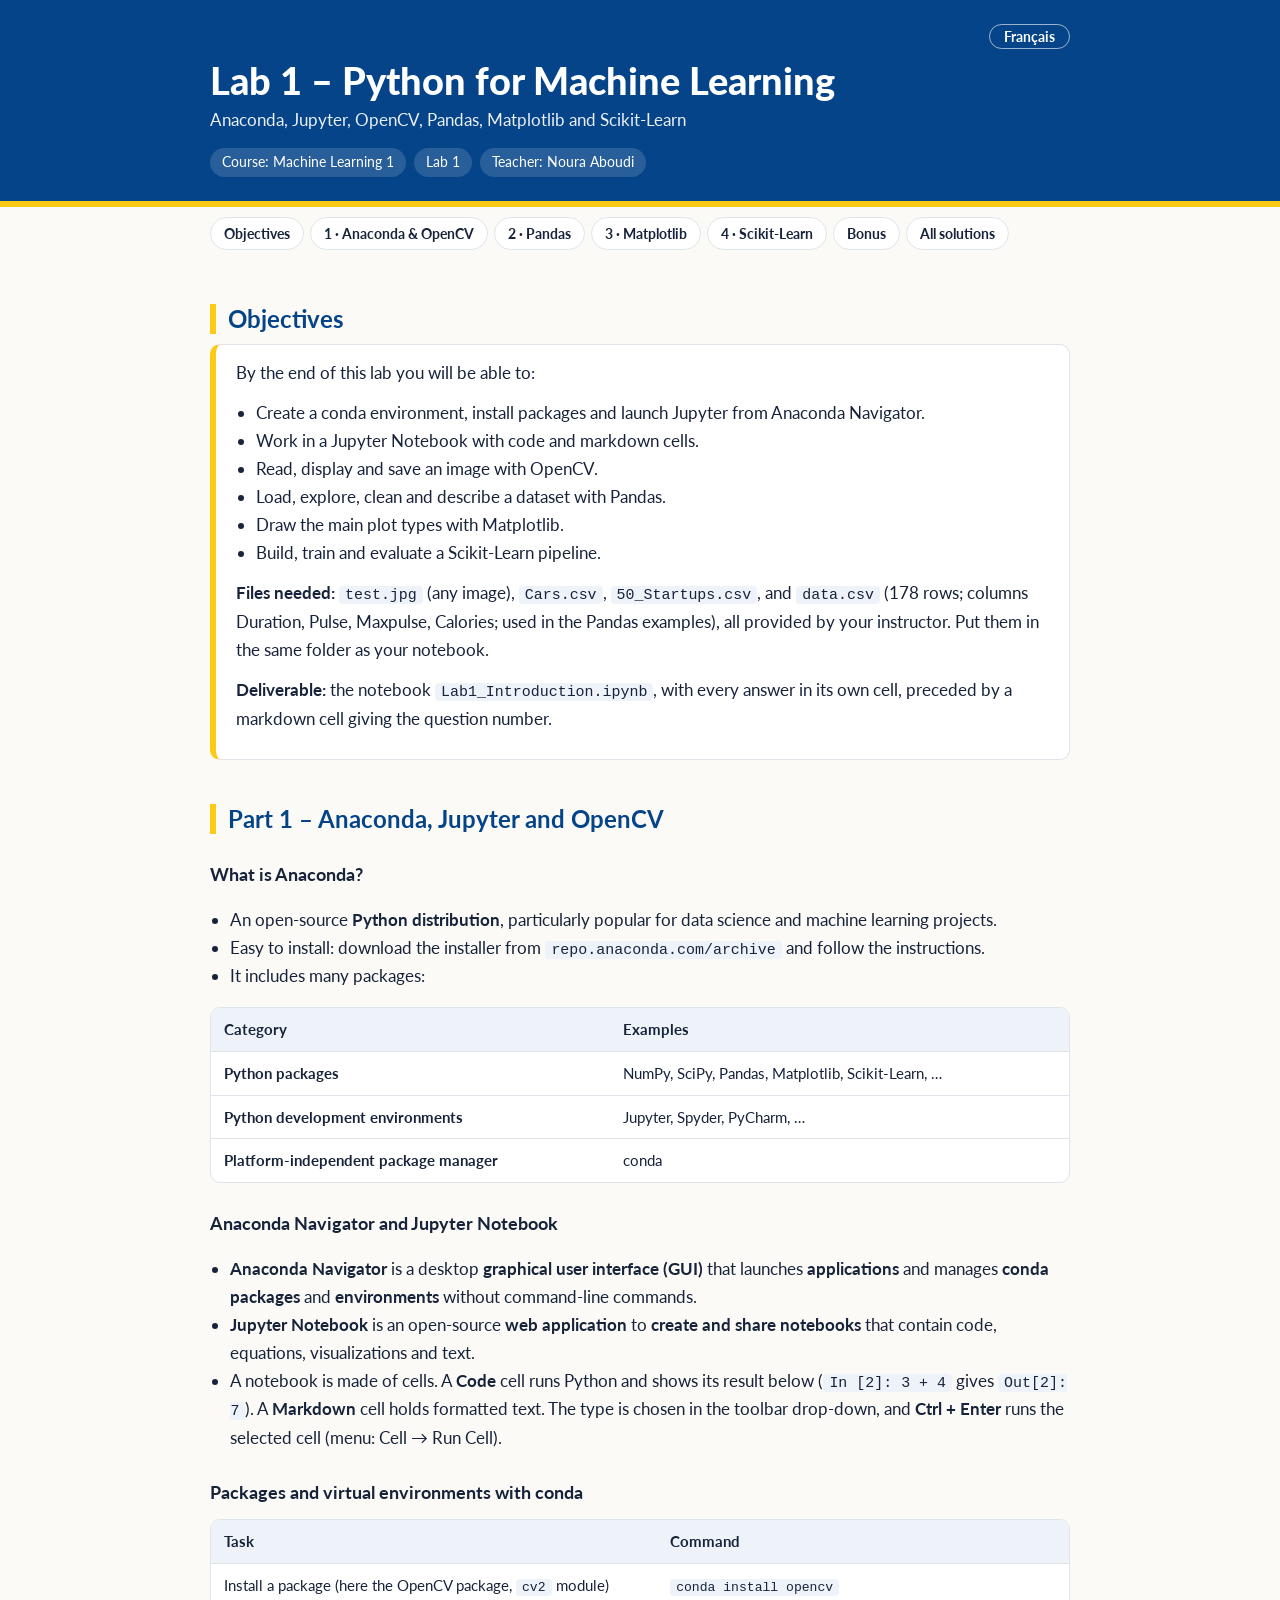
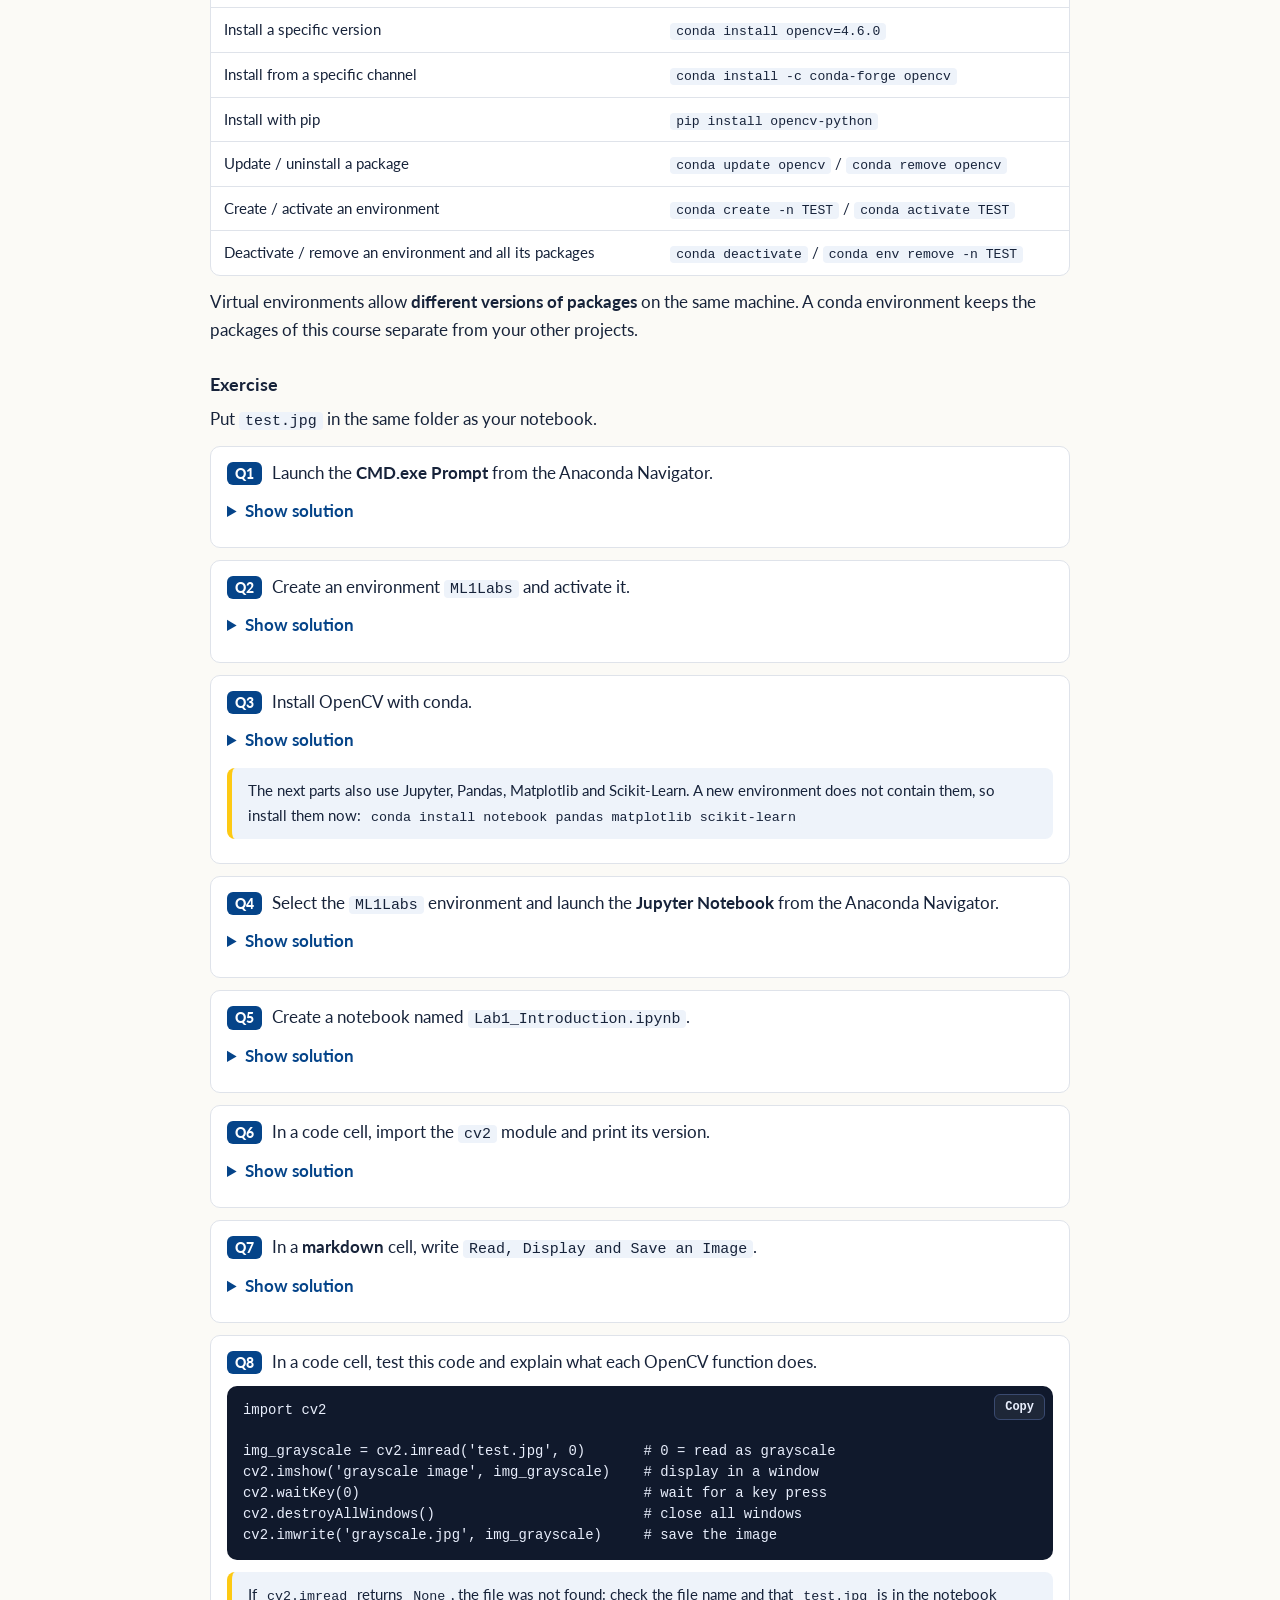
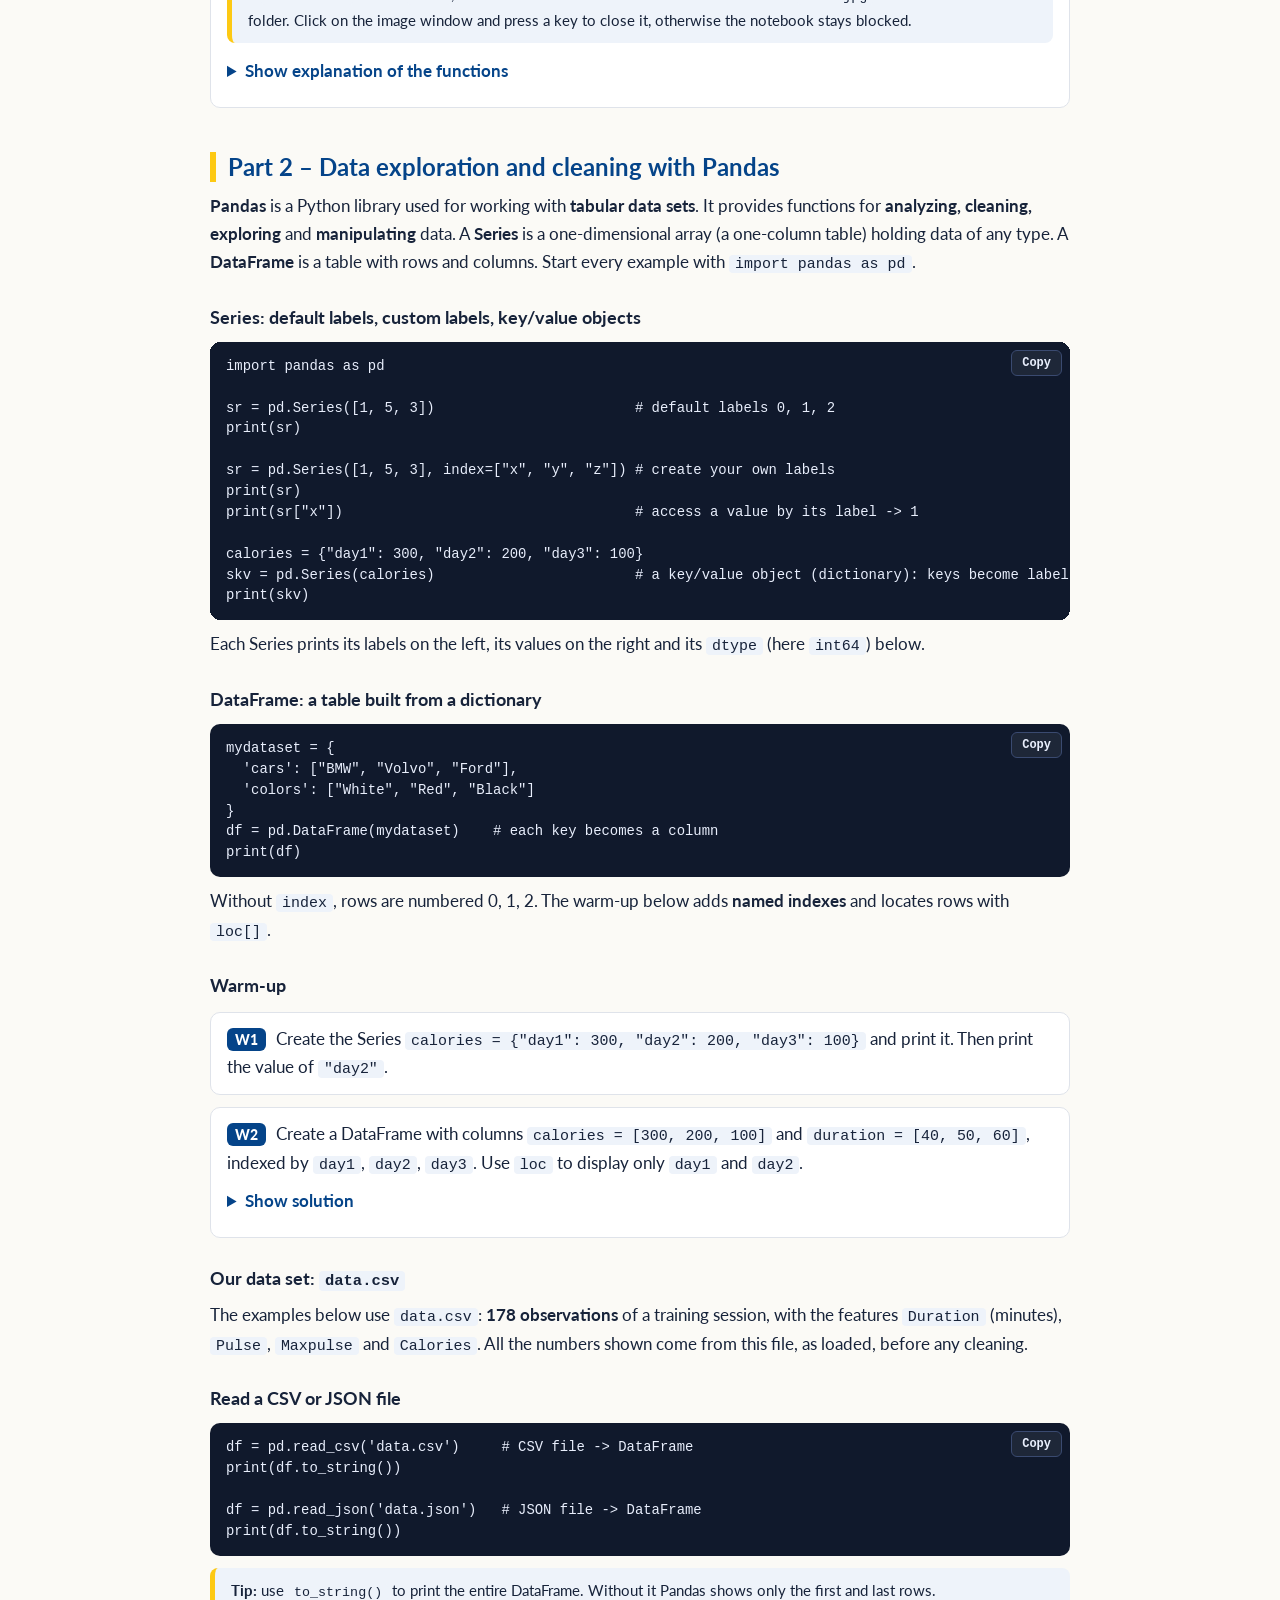
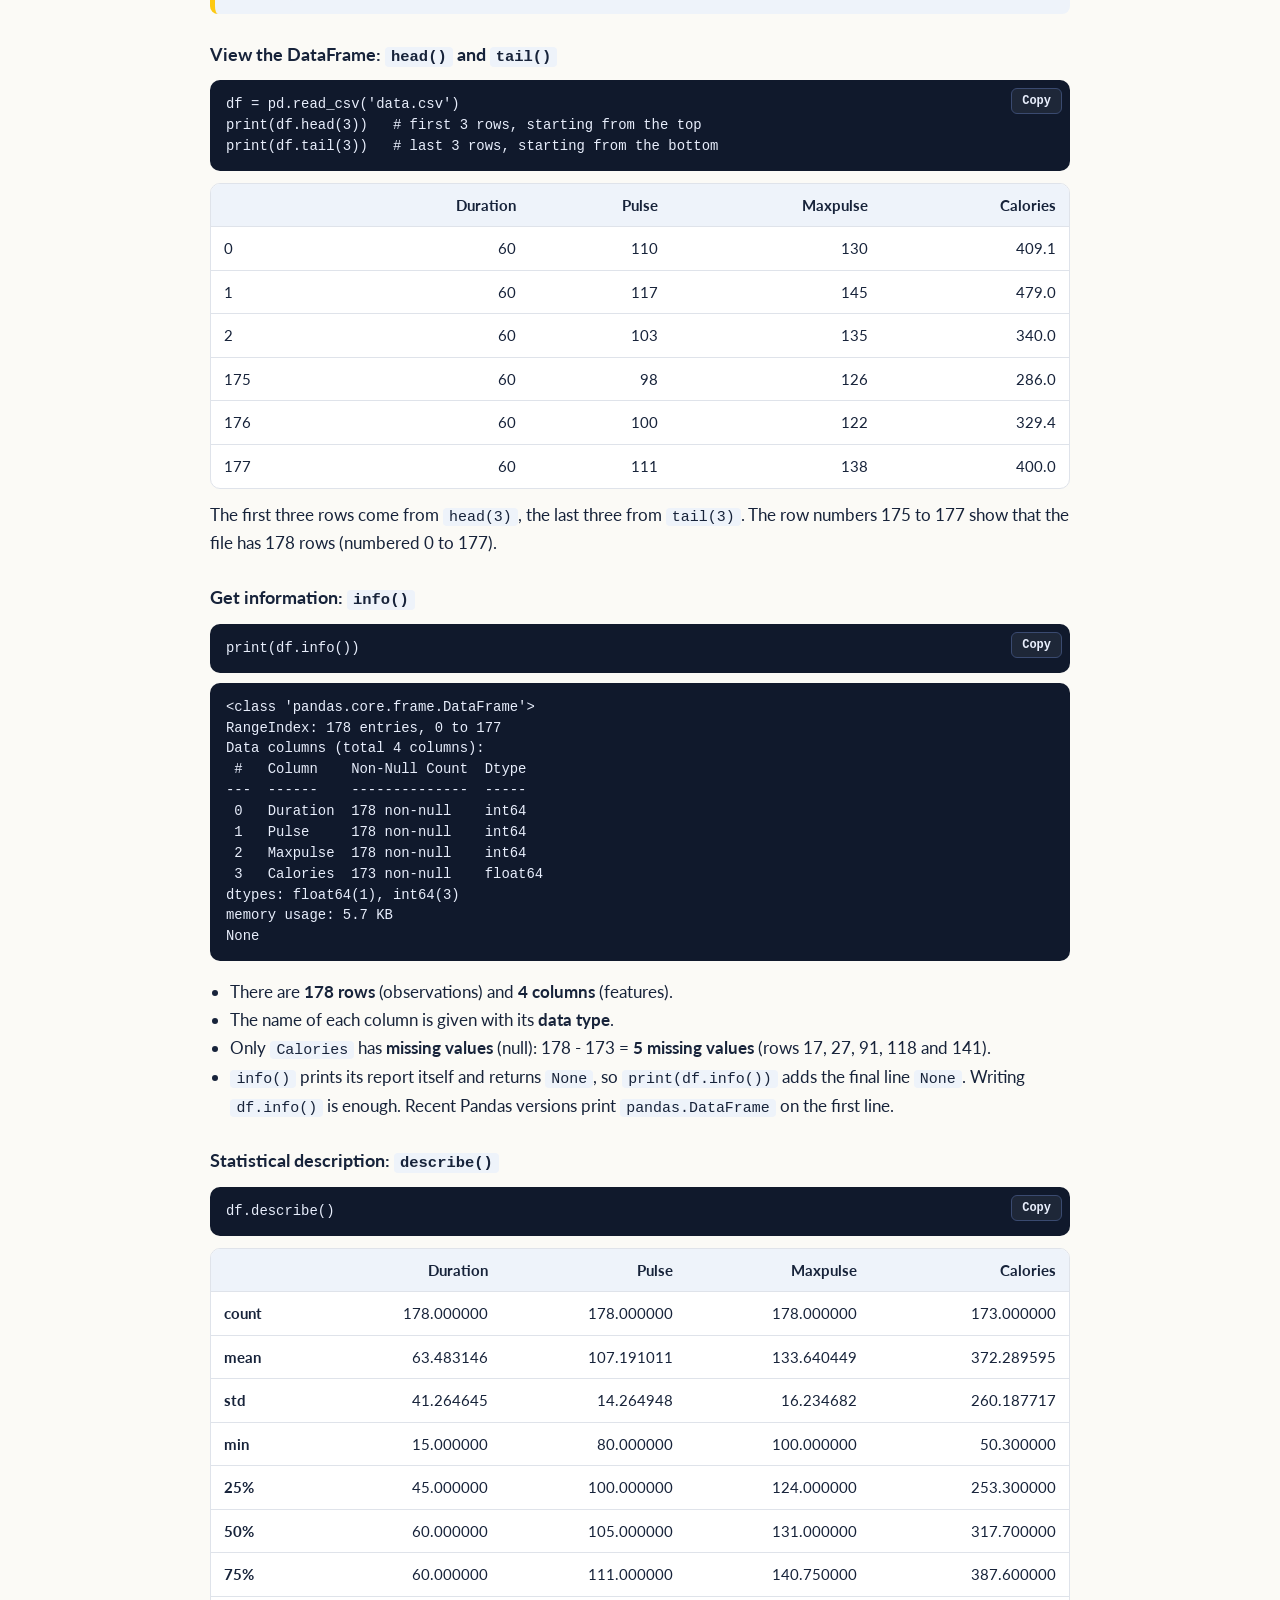
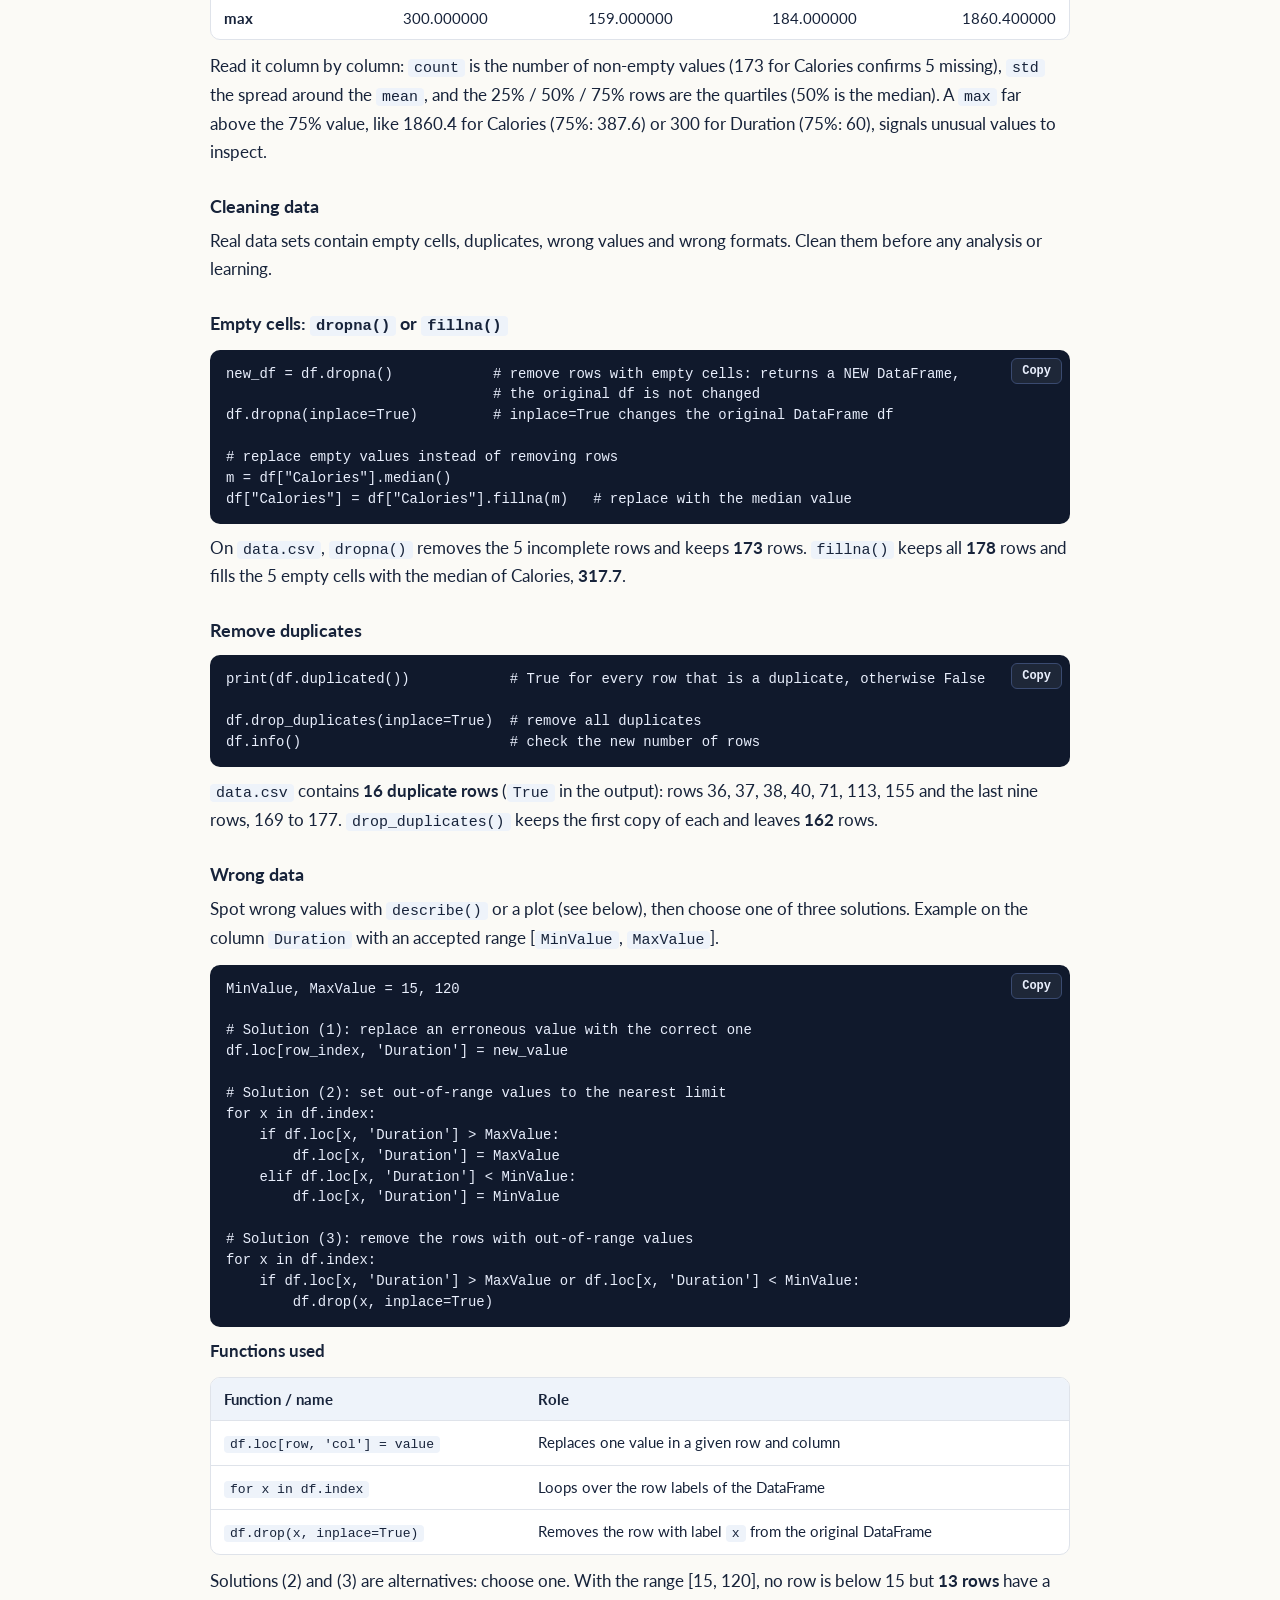
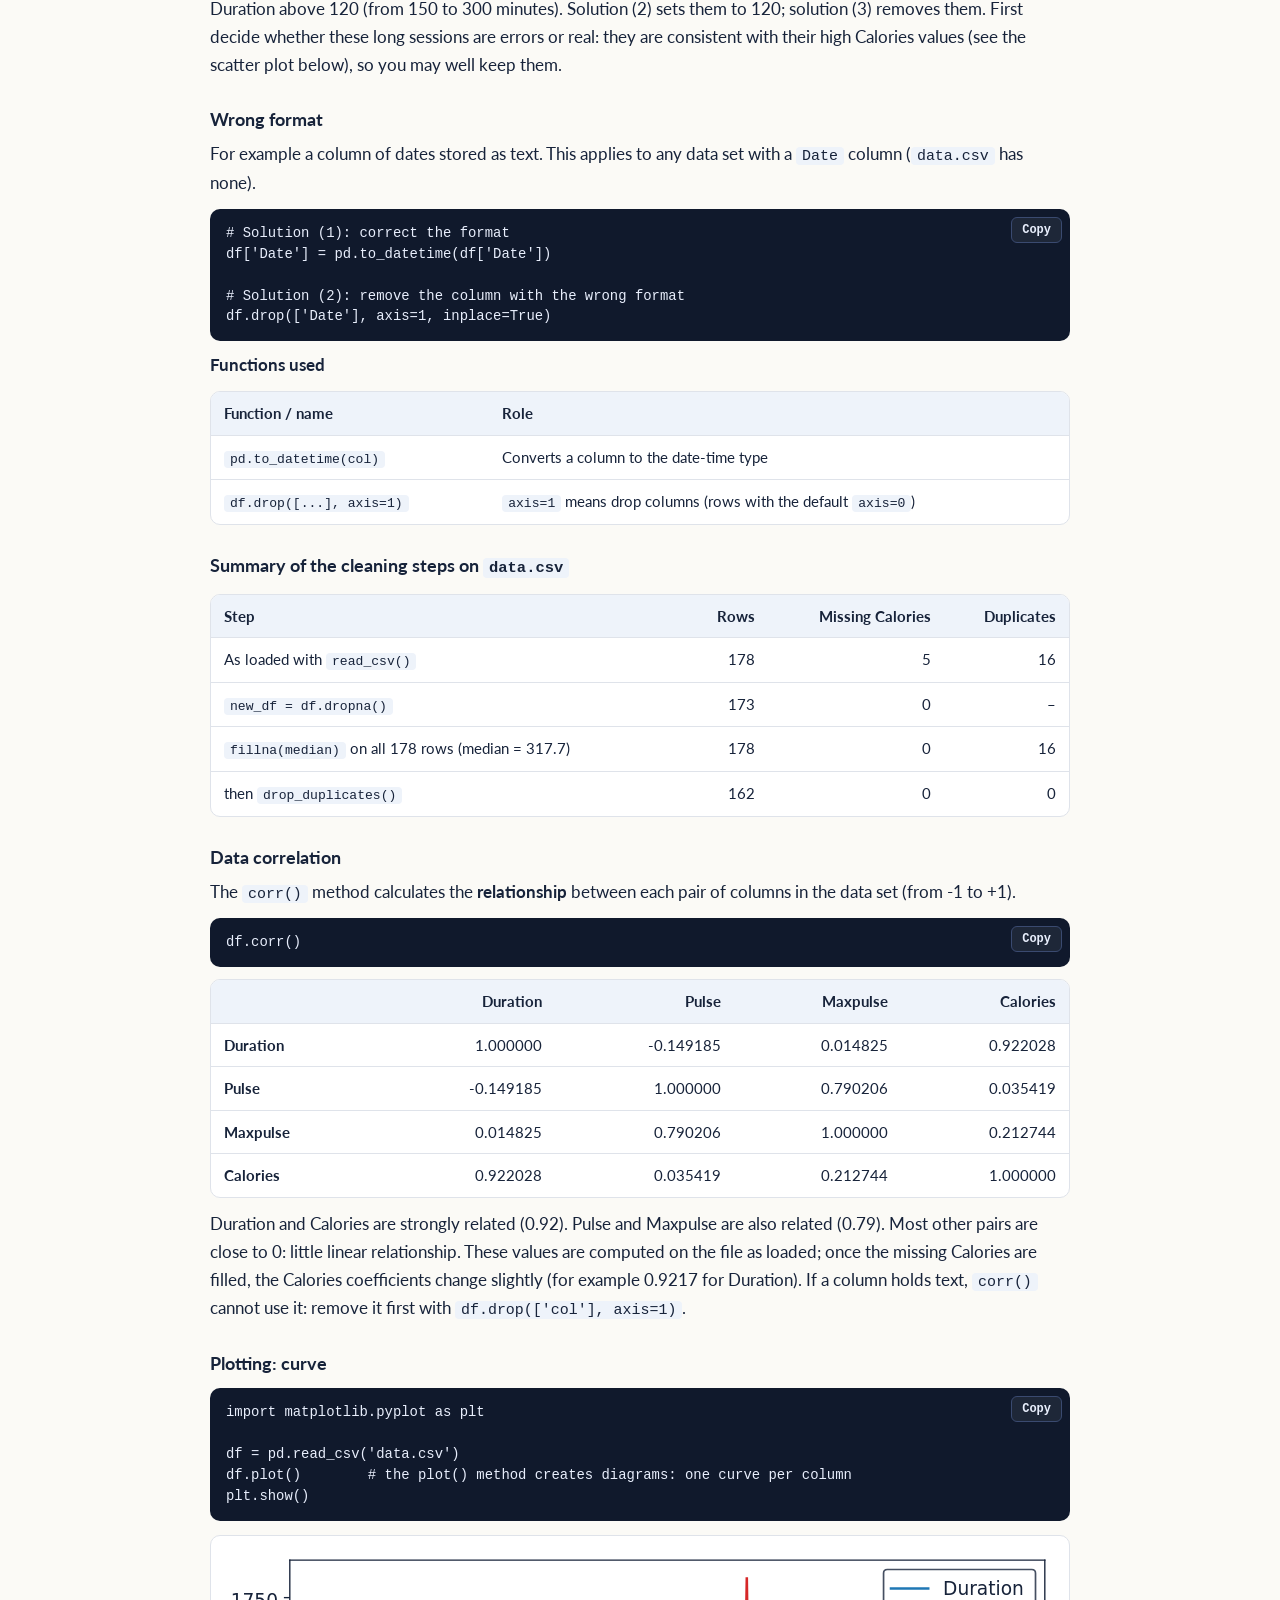
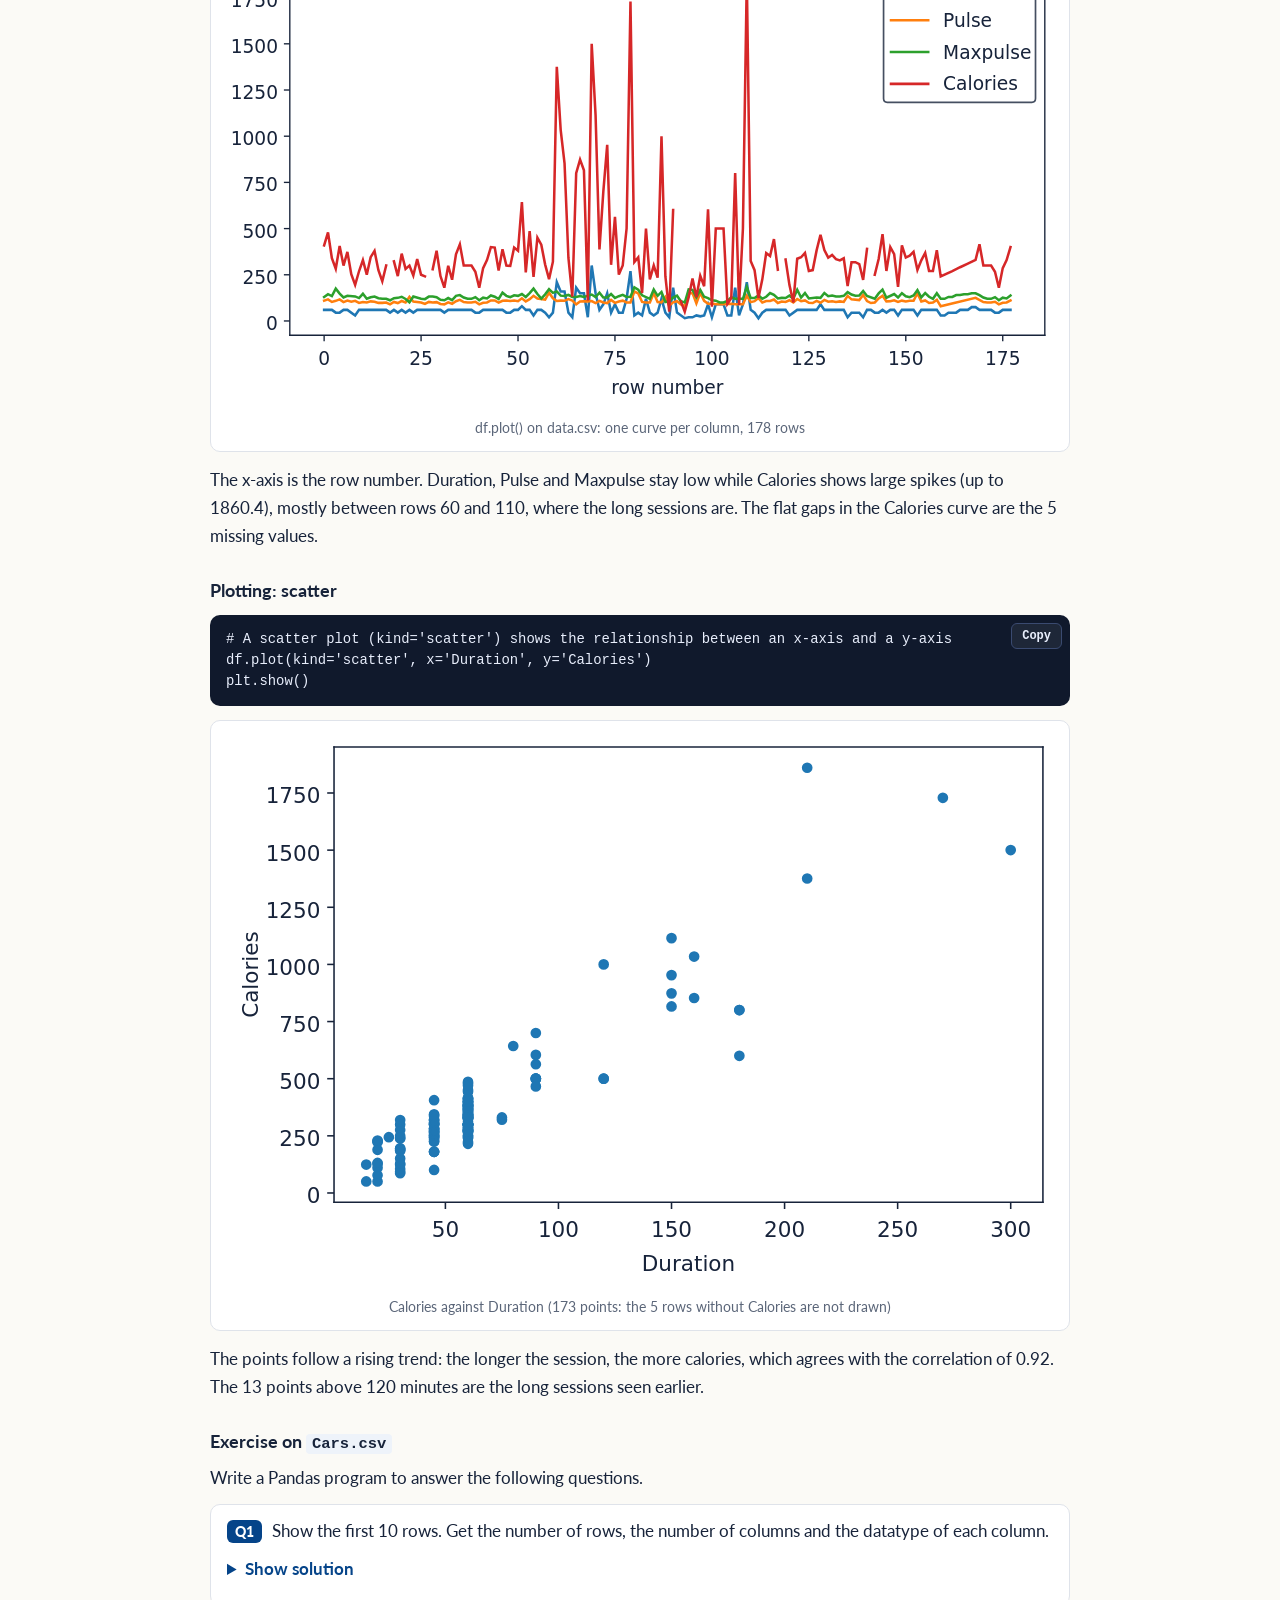
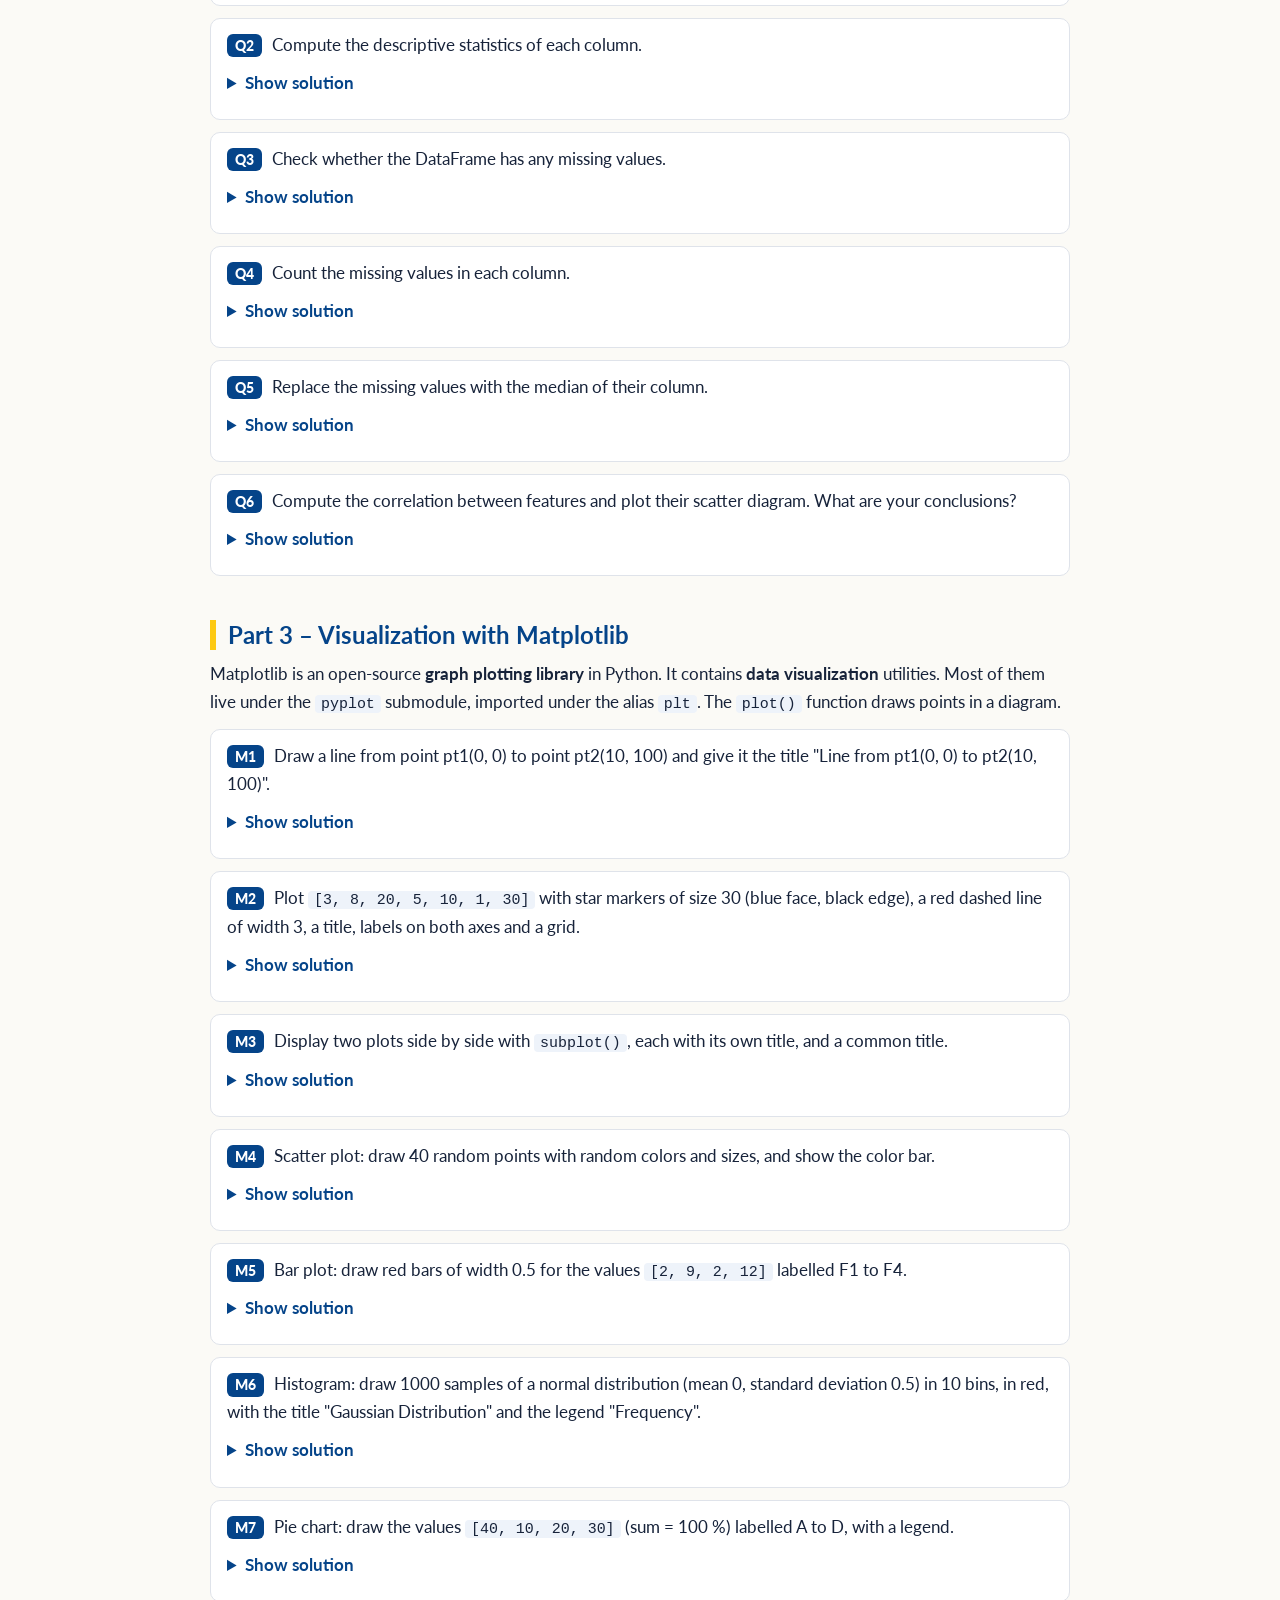
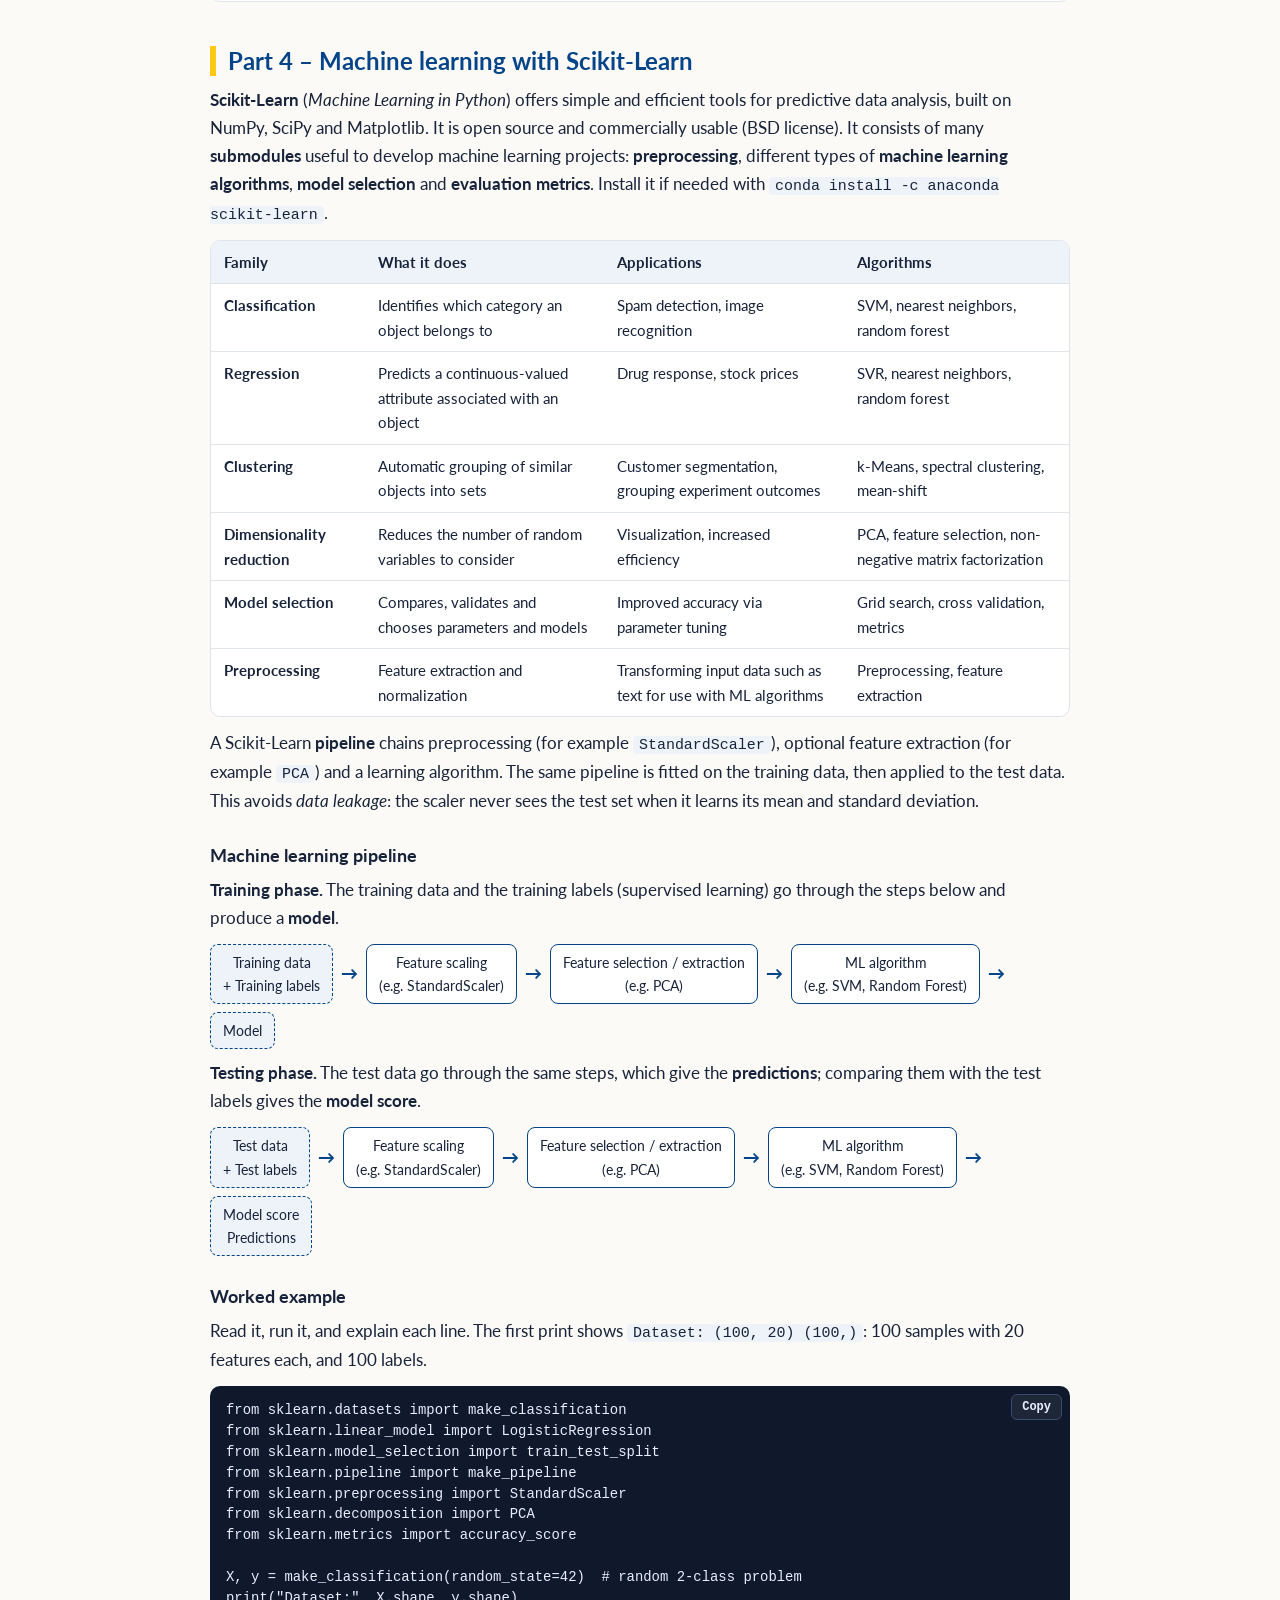
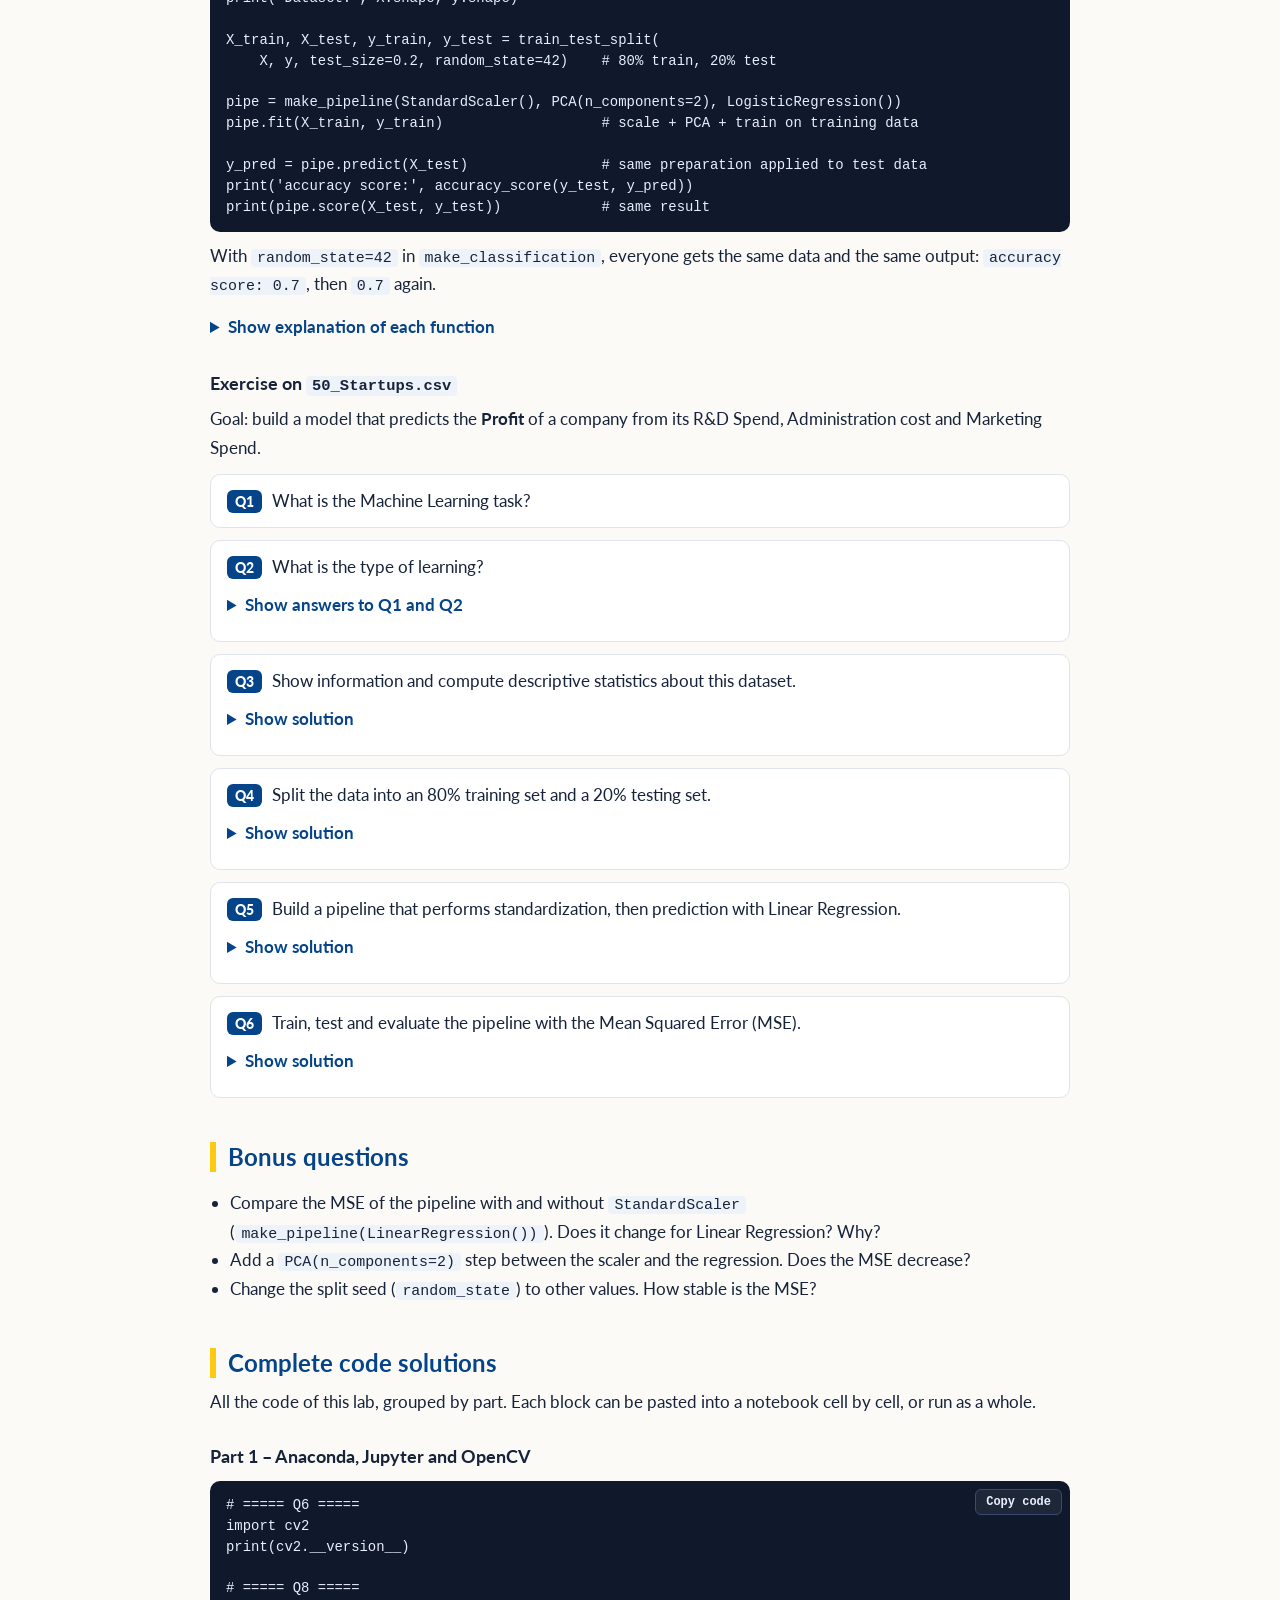
<file: lab1.1_en_updated.html>
<!DOCTYPE html>
<html lang="en">
<head>
<meta charset="utf-8">
<meta name="viewport" content="width=device-width, initial-scale=1, viewport-fit=cover">
<title>Lab 1 – Python for Machine Learning</title>
<link href="https://fonts.googleapis.com/css2?family=Lato:wght@400;700;900&display=swap" rel="stylesheet">
<style>
:root{--bg:#fbfaf6;--ink:#17233a;--muted:#5b6679;--blue:#054489;--yellow:#fdc913;--line:#dfe3ea;--surface:#fff;--code:#10192c;--codeink:#e8eefc;--onblue:#fff;--tint:#eef3fa}
@media (prefers-color-scheme:dark){:root{--bg:#0d1526;--ink:#e8eefc;--muted:#9aa8c4;--blue:#7fb2ff;--line:#26365a;--surface:#14203a;--code:#08101f;--onblue:#0d1526;--tint:#162543}}
*{box-sizing:border-box}
html{scroll-behavior:smooth}[id]{scroll-margin-top:64px}
body{margin:0;background:var(--bg);color:var(--ink);font:400 17px/1.65 Lato,system-ui,-apple-system,"Segoe UI",sans-serif;padding-bottom:env(safe-area-inset-bottom)}
.wrap{max-width:900px;margin:0 auto;padding:0 20px}
header{background:#054489;color:#fff;padding:max(22px,env(safe-area-inset-top)) 0 24px;border-bottom:6px solid var(--yellow)}
header h1{margin:8px 0 4px;font-size:clamp(1.7rem,5vw,2.4rem);line-height:1.15;font-weight:900}
header p{margin:0 0 14px;opacity:.92}
.lang{text-align:right}
.lang a{color:#fff;font-weight:700;text-decoration:none;border:1.5px solid rgba(255,255,255,.6);padding:3px 14px;border-radius:999px;font-size:.88rem}
.lang a:hover{background:rgba(255,255,255,.15)}
.meta{display:flex;flex-wrap:wrap;gap:8px}
.meta span{background:rgba(255,255,255,.14);padding:3px 12px;border-radius:999px;font-size:.85rem}
.toc{position:sticky;top:0;z-index:5;display:flex;gap:6px;flex-wrap:wrap;padding:10px 0;margin-bottom:6px;background:color-mix(in srgb,var(--bg) 92%,transparent);backdrop-filter:blur(6px)}
.toc a{color:var(--ink);text-decoration:none;font-weight:700;font-size:.88rem;padding:4px 13px;border-radius:999px;border:1.5px solid var(--line);background:var(--surface)}
.toc a:hover,.toc a:focus-visible{border-color:var(--blue);color:var(--blue)}
h2{font-size:1.5rem;line-height:1.25;margin:44px 0 10px;color:var(--blue);border-left:6px solid var(--yellow);padding-left:12px}
h3{font-size:1.1rem;margin:26px 0 6px}
p{margin:0 0 12px}
code{font-family:ui-monospace,Menlo,Consolas,monospace;font-size:.88em;background:var(--tint);padding:1px 6px;border-radius:4px}
.goal{background:var(--surface);border:1px solid var(--line);border-left:6px solid var(--yellow);border-radius:10px;padding:14px 20px}
.goal ul{margin:6px 0 12px;padding-left:1.2em}
.task{background:var(--surface);border:1px solid var(--line);border-radius:10px;padding:12px 16px;margin:12px 0}
.q{display:inline-block;min-width:34px;text-align:center;background:var(--blue);color:var(--onblue);font-weight:900;font-size:.88rem;border-radius:6px;padding:0 8px;margin-right:10px}
details{margin:8px 0}
summary{cursor:pointer;font-weight:700;color:var(--blue);padding:2px 0}
summary:focus-visible,.toc a:focus-visible,.cp:focus-visible{outline:3px solid var(--yellow);outline-offset:2px}
pre{position:relative;background:var(--code);color:var(--codeink);border-radius:10px;padding:14px 16px;overflow-x:auto;font-size:.87rem;line-height:1.5;margin:10px 0}
pre code{background:none;padding:0;font-size:inherit;color:inherit}
.cp{position:absolute;top:8px;right:8px;font:inherit;font-size:.75rem;font-weight:700;padding:3px 10px;border-radius:6px;border:1px solid #3a4a70;background:rgba(255,255,255,.06);color:var(--codeink);cursor:pointer}
.note{background:var(--tint);border-left:5px solid var(--yellow);border-radius:8px;padding:10px 16px;margin:12px 0;font-size:.95rem}
.scroll{overflow-x:auto;border:1px solid var(--line);border-radius:10px;background:var(--surface);margin:12px 0}
table{border-collapse:collapse;width:100%;font-size:.93rem}
th,td{text-align:left;padding:9px 13px;border-bottom:1px solid var(--line);vertical-align:top}
tr:last-child td{border-bottom:0}
th{background:var(--tint)}
.num td,.num th{text-align:right;font-variant-numeric:tabular-nums}
.num td:first-child,.num th:first-child{text-align:left}
ul{padding-left:1.2em}
figure{margin:14px 0;color:var(--ink);background:var(--surface);border:1px solid var(--line);border-radius:10px;padding:12px}
figure svg{display:block;max-width:100%;height:auto;margin:0 auto}
figcaption{font-size:.85rem;color:var(--muted);text-align:center;margin-top:6px}
footer{margin-top:50px;padding:18px 20px;border-top:1px solid var(--line);color:var(--muted);font-size:.85rem;text-align:center}
.flow{display:flex;flex-wrap:wrap;align-items:center;gap:8px;margin:10px 0}
.box{border:1.5px solid var(--blue);border-radius:8px;padding:6px 12px;background:var(--surface);font-size:.88rem;text-align:center}
.box.io{background:var(--tint);border-style:dashed}
.ar{font-weight:900;color:var(--blue)}
@media (prefers-reduced-motion:reduce){html{scroll-behavior:auto}}
@media print{.toc,.cp,.lang{display:none}details{display:block}}
</style>
</head>
<body>
<header><div class="wrap">
<div class="lang"><a href="lab1_fr.html" hreflang="fr">Français</a></div>
<h1>Lab 1 – Python for Machine Learning</h1>
<p>Anaconda, Jupyter, OpenCV, Pandas, Matplotlib and Scikit-Learn</p>
<div class="meta"><span>Course: Machine Learning 1</span><span>Lab 1</span><span>Teacher: Noura Aboudi</span></div>
</div></header>

<main><div class="wrap">
<nav class="toc" aria-label="Contents"><a href="#goals">Objectives</a><a href="#p1">1 · Anaconda &amp; OpenCV</a><a href="#p2">2 · Pandas</a><a href="#p3">3 · Matplotlib</a><a href="#p4">4 · Scikit-Learn</a><a href="#bonus">Bonus</a><a href="#solutions">All solutions</a></nav>

<h2 id="goals">Objectives</h2>
<div class="goal">
<p>By the end of this lab you will be able to:</p>
<ul>
<li>Create a conda environment, install packages and launch Jupyter from Anaconda Navigator.</li>
<li>Work in a Jupyter Notebook with code and markdown cells.</li>
<li>Read, display and save an image with OpenCV.</li>
<li>Load, explore, clean and describe a dataset with Pandas.</li>
<li>Draw the main plot types with Matplotlib.</li>
<li>Build, train and evaluate a Scikit-Learn pipeline.</li>
</ul>
<p><b>Files needed:</b> <code>test.jpg</code> (any image), <code>Cars.csv</code>, <code>50_Startups.csv</code>, and <code>data.csv</code> (178 rows; columns Duration, Pulse, Maxpulse, Calories; used in the Pandas examples), all provided by your instructor. Put them in the same folder as your notebook.</p>
<p><b>Deliverable:</b> the notebook <code>Lab1_Introduction.ipynb</code>, with every answer in its own cell, preceded by a markdown cell giving the question number.</p>
</div>

<h2 id="p1">Part 1 – Anaconda, Jupyter and OpenCV</h2>

<h3>What is Anaconda?</h3>
<ul>
<li>An open-source <b>Python distribution</b>, particularly popular for data science and machine learning projects.</li>
<li>Easy to install: download the installer from <code>repo.anaconda.com/archive</code> and follow the instructions.</li>
<li>It includes many packages:</li>
</ul>
<div class="scroll"><table>
<tr><th>Category</th><th>Examples</th></tr>
<tr><td><b>Python packages</b></td><td>NumPy, SciPy, Pandas, Matplotlib, Scikit-Learn, …</td></tr>
<tr><td><b>Python development environments</b></td><td>Jupyter, Spyder, PyCharm, …</td></tr>
<tr><td><b>Platform-independent package manager</b></td><td>conda</td></tr>
</table></div>

<h3>Anaconda Navigator and Jupyter Notebook</h3>
<ul>
<li><b>Anaconda Navigator</b> is a desktop <b>graphical user interface (GUI)</b> that launches <b>applications</b> and manages <b>conda packages</b> and <b>environments</b> without command-line commands.</li>
<li><b>Jupyter Notebook</b> is an open-source <b>web application</b> to <b>create and share notebooks</b> that contain code, equations, visualizations and text.</li>
<li>A notebook is made of cells. A <b>Code</b> cell runs Python and shows its result below (<code>In [2]: 3 + 4</code> gives <code>Out[2]: 7</code>). A <b>Markdown</b> cell holds formatted text. The type is chosen in the toolbar drop-down, and <b>Ctrl + Enter</b> runs the selected cell (menu: Cell → Run Cell).</li>
</ul>

<h3>Packages and virtual environments with conda</h3>
<div class="scroll"><table>
<tr><th>Task</th><th>Command</th></tr>
<tr><td>Install a package (here the OpenCV package, <code>cv2</code> module)</td><td><code>conda install opencv</code></td></tr>
<tr><td>Install a specific version</td><td><code>conda install opencv=4.6.0</code></td></tr>
<tr><td>Install from a specific channel</td><td><code>conda install -c conda-forge opencv</code></td></tr>
<tr><td>Install with pip</td><td><code>pip install opencv-python</code></td></tr>
<tr><td>Update / uninstall a package</td><td><code>conda update opencv</code> / <code>conda remove opencv</code></td></tr>
<tr><td>Create / activate an environment</td><td><code>conda create -n TEST</code> / <code>conda activate TEST</code></td></tr>
<tr><td>Deactivate / remove an environment and all its packages</td><td><code>conda deactivate</code> / <code>conda env remove -n TEST</code></td></tr>
</table></div>
<p>Virtual environments allow <b>different versions of packages</b> on the same machine. A conda environment keeps the packages of this course separate from your other projects.</p>

<h3>Exercise</h3>
<p>Put <code>test.jpg</code> in the same folder as your notebook.</p>

<div class="task"><b class="q">Q1</b>Launch the <b>CMD.exe Prompt</b> from the Anaconda Navigator.
<details><summary>Show solution</summary><p>Open Anaconda Navigator, go to <b>Environments</b>, click the green arrow next to the environment name and choose <b>Open Terminal</b> (or start <b>Anaconda Prompt</b> from the Start menu). The prompt starts with <code>(base)</code>.</p></details></div>

<div class="task"><b class="q">Q2</b>Create an environment <code>ML1Labs</code> and activate it.
<details><summary>Show solution</summary><p><code>conda create -n ML1Labs python</code><br><code>conda activate ML1Labs</code></p><p>Answer <code>y</code> when conda asks to proceed. The prompt now starts with <code>(ML1Labs)</code>. To leave the environment: <code>conda deactivate</code>.</p>
<p><b>Functions used</b></p>
<div class="scroll"><table>
<tr><th>Function / name</th><th>Role</th></tr>
<tr><td><code>conda create -n ML1Labs</code></td><td>Creates a virtual environment named <code>ML1Labs</code>. Virtual environments allow different versions of packages on the same machine</td></tr>
<tr><td><code>conda activate ML1Labs</code></td><td>Activates the environment: the packages you install now go into it</td></tr>
<tr><td><code>conda deactivate</code></td><td>Leaves the active environment</td></tr>
<tr><td><code>conda env remove -n ML1Labs</code></td><td>Removes the environment and all packages installed in it</td></tr>
</table></div></details></div>

<div class="task"><b class="q">Q3</b>Install OpenCV with conda.
<details><summary>Show solution</summary><p><code>conda install opencv</code></p><p>If the package is not found, use a specific channel: <code>conda install -c conda-forge opencv</code>. The command <code>pip install opencv-python</code> also works.</p>
<p><b>Functions used</b></p>
<div class="scroll"><table>
<tr><th>Function / name</th><th>Role</th></tr>
<tr><td><code>conda install opencv</code></td><td>Installs the OpenCV package (the <code>cv2</code> module)</td></tr>
<tr><td><code>conda install opencv=4.6.0</code></td><td>Installs a <b>specific version</b></td></tr>
<tr><td><code>conda install -c conda-forge opencv</code></td><td>Installs from a <b>specific channel</b></td></tr>
<tr><td><code>pip install opencv-python</code></td><td>Alternative installer (pip)</td></tr>
<tr><td><code>conda update opencv</code></td><td>Updates the package</td></tr>
<tr><td><code>conda remove opencv</code></td><td>Uninstalls the package</td></tr>
</table></div></details>
<div class="note">The next parts also use Jupyter, Pandas, Matplotlib and Scikit-Learn. A new environment does not contain them, so install them now: <code>conda install notebook pandas matplotlib scikit-learn</code></div></div>

<div class="task"><b class="q">Q4</b>Select the <code>ML1Labs</code> environment and launch the <b>Jupyter Notebook</b> from the Anaconda Navigator.
<details><summary>Show solution</summary><p>In Anaconda Navigator, open the <b>Home</b> tab. In the <b>Applications on</b> drop-down, choose <code>ML1Labs</code> instead of <code>base (root)</code>. Click <b>Launch</b> under <b>Notebook</b> (if the button says <b>Install</b>, click it first). A browser tab opens on the Jupyter file browser.</p></details></div>

<div class="task"><b class="q">Q5</b>Create a notebook named <code>Lab1_Introduction.ipynb</code>.
<details><summary>Show solution</summary><p>In the Jupyter file browser, go to your lab folder, click <b>New</b> then <b>Python 3</b>. Click the title <code>Untitled</code> at the top and rename it to <code>Lab1_Introduction</code>. The file is saved as <code>Lab1_Introduction.ipynb</code>.</p></details></div>

<div class="task"><b class="q">Q6</b>In a code cell, import the <code>cv2</code> module and print its version.
<details><summary>Show solution</summary><pre><code>import cv2
print(cv2.__version__)</code></pre><p>In Python 3, <code>print</code> needs parentheses. Run the cell with Ctrl + Enter.</p>
<p><b>Functions used</b></p>
<div class="scroll"><table>
<tr><th>Function / name</th><th>Role</th></tr>
<tr><td><code>import cv2</code></td><td>Imports the OpenCV module</td></tr>
<tr><td><code>cv2.__version__</code></td><td>Attribute that gives the installed version of OpenCV</td></tr>
<tr><td><code>print()</code></td><td>Displays the value below the cell</td></tr>
</table></div></details></div>

<div class="task"><b class="q">Q7</b>In a <b>markdown</b> cell, write <code>Read, Display and Save an Image</code>.
<details><summary>Show solution</summary><p>Insert a new cell, change its type from <b>Code</b> to <b>Markdown</b> in the toolbar drop-down, and type <code>## Read, Display and Save an Image</code> (the <code>##</code> makes it a heading). Press Ctrl + Enter to render it.</p>
<p><b>Notions used</b></p>
<div class="scroll"><table>
<tr><th>Function / name</th><th>Role</th></tr>
<tr><td><code>Code / Markdown cell</code></td><td>A <b>code</b> cell runs Python; a <b>markdown</b> cell holds formatted text (titles, explanations). The type is chosen in the toolbar drop-down</td></tr>
<tr><td><code>## text</code></td><td>Markdown syntax for a heading</td></tr>
<tr><td><code>Ctrl + Enter</code></td><td>Runs the selected cell (menu: Cell → Run Cell)</td></tr>
</table></div></details></div>

<div class="task"><b class="q">Q8</b>In a code cell, test this code and explain what each OpenCV function does.
<pre class="sol"><code>import cv2

img_grayscale = cv2.imread('test.jpg', 0)       # 0 = read as grayscale
cv2.imshow('grayscale image', img_grayscale)    # display in a window
cv2.waitKey(0)                                  # wait for a key press
cv2.destroyAllWindows()                         # close all windows
cv2.imwrite('grayscale.jpg', img_grayscale)     # save the image</code></pre>
<div class="note">If <code>cv2.imread</code> returns <code>None</code>, the file was not found: check the file name and that <code>test.jpg</code> is in the notebook folder. Click on the image window and press a key to close it, otherwise the notebook stays blocked.</div>
<details><summary>Show explanation of the functions</summary>
<p><b>Role of each OpenCV function</b></p>
<div class="scroll"><table>
<tr><th>Function / name</th><th>Role</th></tr>
<tr><td><code>cv2.imread(file, 0)</code></td><td><b>Reads</b> an image from a file. The flag <code>0</code> loads it in grayscale; it returns the image as an array (or <code>None</code> if the file is not found)</td></tr>
<tr><td><code>cv2.imshow(name, img)</code></td><td><b>Displays</b> an image in a window titled <code>name</code></td></tr>
<tr><td><code>cv2.waitKey(0)</code></td><td>Waits for a key press to close the window; <code>0</code> means wait indefinitely</td></tr>
<tr><td><code>cv2.destroyAllWindows()</code></td><td>Destroys all the windows we created</td></tr>
<tr><td><code>cv2.imwrite(file, img)</code></td><td><b>Writes</b> (saves) the image to a file</td></tr>
</table></div></details></div>

<h2 id="p2">Part 2 – Data exploration and cleaning with Pandas</h2>
<p><b>Pandas</b> is a Python library used for working with <b>tabular data sets</b>. It provides functions for <b>analyzing, cleaning, exploring</b> and <b>manipulating</b> data. A <b>Series</b> is a one-dimensional array (a one-column table) holding data of any type. A <b>DataFrame</b> is a table with rows and columns. Start every example with <code>import pandas as pd</code>.</p>

<h3>Series: default labels, custom labels, key/value objects</h3>
<pre><code>import pandas as pd

sr = pd.Series([1, 5, 3])                        # default labels 0, 1, 2
print(sr)

sr = pd.Series([1, 5, 3], index=["x", "y", "z"]) # create your own labels
print(sr)
print(sr["x"])                                   # access a value by its label -&gt; 1

calories = {"day1": 300, "day2": 200, "day3": 100}
skv = pd.Series(calories)                        # a key/value object (dictionary): keys become labels
print(skv)</code></pre>
<p>Each Series prints its labels on the left, its values on the right and its <code>dtype</code> (here <code>int64</code>) below.</p>

<h3>DataFrame: a table built from a dictionary</h3>
<pre><code>mydataset = {
  'cars': ["BMW", "Volvo", "Ford"],
  'colors': ["White", "Red", "Black"]
}
df = pd.DataFrame(mydataset)    # each key becomes a column
print(df)</code></pre>
<p>Without <code>index</code>, rows are numbered 0, 1, 2. The warm-up below adds <b>named indexes</b> and locates rows with <code>loc[]</code>.</p>

<h3>Warm-up</h3>
<div class="task"><b class="q">W1</b>Create the Series <code>calories = {"day1": 300, "day2": 200, "day3": 100}</code> and print it. Then print the value of <code>"day2"</code>.</div>
<div class="task"><b class="q">W2</b>Create a DataFrame with columns <code>calories = [300, 200, 100]</code> and <code>duration = [40, 50, 60]</code>, indexed by <code>day1</code>, <code>day2</code>, <code>day3</code>. Use <code>loc</code> to display only <code>day1</code> and <code>day2</code>.
<details><summary>Show solution</summary><pre><code>import pandas as pd

sr = pd.Series({"day1": 300, "day2": 200, "day3": 100})
print(sr)
print(sr["day2"])

data = {"calories": [300, 200, 100], "duration": [40, 50, 60]}
df = pd.DataFrame(data, index=["day1", "day2", "day3"])
print(df.loc[["day1", "day2"]])</code></pre>
<p><b>Functions used</b></p>
<div class="scroll"><table>
<tr><th>Function / name</th><th>Role</th></tr>
<tr><td><code>pd.Series(data, index=[...])</code></td><td><b>Series</b>: one-dimensional array (one-column table) holding data of any type. <code>index</code> creates <b>labels</b></td></tr>
<tr><td><code>pd.Series(dict)</code></td><td>A dictionary (key/value object) can be used directly: keys become the labels</td></tr>
<tr><td><code>sr["day2"]</code></td><td>Gets a value from its label</td></tr>
<tr><td><code>pd.DataFrame(data, index=[...])</code></td><td><b>DataFrame</b>: table with rows and columns. <code>index</code> gives <b>named indexes</b> to the rows</td></tr>
<tr><td><code>df.loc[[...]]</code></td><td><b>Locates rows</b> from a list of index names</td></tr>
</table></div></details></div>

<h3>Our data set: <code>data.csv</code></h3>
<p>The examples below use <code>data.csv</code>: <b>178 observations</b> of a training session, with the features <code>Duration</code> (minutes), <code>Pulse</code>, <code>Maxpulse</code> and <code>Calories</code>. All the numbers shown come from this file, as loaded, before any cleaning.</p>

<h3>Read a CSV or JSON file</h3>
<pre><code>df = pd.read_csv('data.csv')     # CSV file -&gt; DataFrame
print(df.to_string())

df = pd.read_json('data.json')   # JSON file -&gt; DataFrame
print(df.to_string())</code></pre>
<div class="note"><b>Tip:</b> use <code>to_string()</code> to print the entire DataFrame. Without it Pandas shows only the first and last rows.</div>

<h3>View the DataFrame: <code>head()</code> and <code>tail()</code></h3>
<pre><code>df = pd.read_csv('data.csv')
print(df.head(3))   # first 3 rows, starting from the top
print(df.tail(3))   # last 3 rows, starting from the bottom</code></pre>
<div class="scroll"><table class="num">
<tr><th></th><th>Duration</th><th>Pulse</th><th>Maxpulse</th><th>Calories</th></tr>
<tr><td>0</td><td>60</td><td>110</td><td>130</td><td>409.1</td></tr>
<tr><td>1</td><td>60</td><td>117</td><td>145</td><td>479.0</td></tr>
<tr><td>2</td><td>60</td><td>103</td><td>135</td><td>340.0</td></tr>
<tr><td>175</td><td>60</td><td>98</td><td>126</td><td>286.0</td></tr>
<tr><td>176</td><td>60</td><td>100</td><td>122</td><td>329.4</td></tr>
<tr><td>177</td><td>60</td><td>111</td><td>138</td><td>400.0</td></tr>
</table></div>
<p>The first three rows come from <code>head(3)</code>, the last three from <code>tail(3)</code>. The row numbers 175 to 177 show that the file has 178 rows (numbered 0 to 177).</p>

<h3>Get information: <code>info()</code></h3>
<pre><code>print(df.info())</code></pre>
<pre class="out"><code>&lt;class 'pandas.core.frame.DataFrame'&gt;
RangeIndex: 178 entries, 0 to 177
Data columns (total 4 columns):
 #   Column    Non-Null Count  Dtype
---  ------    --------------  -----
 0   Duration  178 non-null    int64
 1   Pulse     178 non-null    int64
 2   Maxpulse  178 non-null    int64
 3   Calories  173 non-null    float64
dtypes: float64(1), int64(3)
memory usage: 5.7 KB
None</code></pre>
<ul>
<li>There are <b>178 rows</b> (observations) and <b>4 columns</b> (features).</li>
<li>The name of each column is given with its <b>data type</b>.</li>
<li>Only <code>Calories</code> has <b>missing values</b> (null): 178 - 173 = <b>5 missing values</b> (rows 17, 27, 91, 118 and 141).</li>
<li><code>info()</code> prints its report itself and returns <code>None</code>, so <code>print(df.info())</code> adds the final line <code>None</code>. Writing <code>df.info()</code> is enough. Recent Pandas versions print <code>pandas.DataFrame</code> on the first line.</li>
</ul>

<h3>Statistical description: <code>describe()</code></h3>
<pre><code>df.describe()</code></pre>
<div class="scroll"><table class="num">
<tr><th></th><th>Duration</th><th>Pulse</th><th>Maxpulse</th><th>Calories</th></tr>
<tr><td><b>count</b></td><td>178.000000</td><td>178.000000</td><td>178.000000</td><td>173.000000</td></tr>
<tr><td><b>mean</b></td><td>63.483146</td><td>107.191011</td><td>133.640449</td><td>372.289595</td></tr>
<tr><td><b>std</b></td><td>41.264645</td><td>14.264948</td><td>16.234682</td><td>260.187717</td></tr>
<tr><td><b>min</b></td><td>15.000000</td><td>80.000000</td><td>100.000000</td><td>50.300000</td></tr>
<tr><td><b>25%</b></td><td>45.000000</td><td>100.000000</td><td>124.000000</td><td>253.300000</td></tr>
<tr><td><b>50%</b></td><td>60.000000</td><td>105.000000</td><td>131.000000</td><td>317.700000</td></tr>
<tr><td><b>75%</b></td><td>60.000000</td><td>111.000000</td><td>140.750000</td><td>387.600000</td></tr>
<tr><td><b>max</b></td><td>300.000000</td><td>159.000000</td><td>184.000000</td><td>1860.400000</td></tr>
</table></div>
<p>Read it column by column: <code>count</code> is the number of non-empty values (173 for Calories confirms 5 missing), <code>std</code> the spread around the <code>mean</code>, and the 25% / 50% / 75% rows are the quartiles (50% is the median). A <code>max</code> far above the 75% value, like 1860.4 for Calories (75%: 387.6) or 300 for Duration (75%: 60), signals unusual values to inspect.</p>

<h3>Cleaning data</h3>
<p>Real data sets contain empty cells, duplicates, wrong values and wrong formats. Clean them before any analysis or learning.</p>

<h3>Empty cells: <code>dropna()</code> or <code>fillna()</code></h3>
<pre><code>new_df = df.dropna()            # remove rows with empty cells: returns a NEW DataFrame,
                                # the original df is not changed
df.dropna(inplace=True)         # inplace=True changes the original DataFrame df

# replace empty values instead of removing rows
m = df["Calories"].median()
df["Calories"] = df["Calories"].fillna(m)   # replace with the median value</code></pre>
<p>On <code>data.csv</code>, <code>dropna()</code> removes the 5 incomplete rows and keeps <b>173</b> rows. <code>fillna()</code> keeps all <b>178</b> rows and fills the 5 empty cells with the median of Calories, <b>317.7</b>.</p>

<h3>Remove duplicates</h3>
<pre><code>print(df.duplicated())            # True for every row that is a duplicate, otherwise False

df.drop_duplicates(inplace=True)  # remove all duplicates
df.info()                         # check the new number of rows</code></pre>
<p><code>data.csv</code> contains <b>16 duplicate rows</b> (<code>True</code> in the output): rows 36, 37, 38, 40, 71, 113, 155 and the last nine rows, 169 to 177. <code>drop_duplicates()</code> keeps the first copy of each and leaves <b>162</b> rows.</p>

<h3>Wrong data</h3>
<p>Spot wrong values with <code>describe()</code> or a plot (see below), then choose one of three solutions. Example on the column <code>Duration</code> with an accepted range [<code>MinValue</code>, <code>MaxValue</code>].</p>
<pre><code>MinValue, MaxValue = 15, 120

# Solution (1): replace an erroneous value with the correct one
df.loc[row_index, 'Duration'] = new_value

# Solution (2): set out-of-range values to the nearest limit
for x in df.index:
    if df.loc[x, 'Duration'] &gt; MaxValue:
        df.loc[x, 'Duration'] = MaxValue
    elif df.loc[x, 'Duration'] &lt; MinValue:
        df.loc[x, 'Duration'] = MinValue

# Solution (3): remove the rows with out-of-range values
for x in df.index:
    if df.loc[x, 'Duration'] &gt; MaxValue or df.loc[x, 'Duration'] &lt; MinValue:
        df.drop(x, inplace=True)</code></pre>
<p><b>Functions used</b></p>
<div class="scroll"><table>
<tr><th>Function / name</th><th>Role</th></tr>
<tr><td><code>df.loc[row, 'col'] = value</code></td><td>Replaces one value in a given row and column</td></tr>
<tr><td><code>for x in df.index</code></td><td>Loops over the row labels of the DataFrame</td></tr>
<tr><td><code>df.drop(x, inplace=True)</code></td><td>Removes the row with label <code>x</code> from the original DataFrame</td></tr>
</table></div>
<p>Solutions (2) and (3) are alternatives: choose one. With the range [15, 120], no row is below 15 but <b>13 rows</b> have a Duration above 120 (from 150 to 300 minutes). Solution (2) sets them to 120; solution (3) removes them. First decide whether these long sessions are errors or real: they are consistent with their high Calories values (see the scatter plot below), so you may well keep them.</p>

<h3>Wrong format</h3>
<p>For example a column of dates stored as text. This applies to any data set with a <code>Date</code> column (<code>data.csv</code> has none).</p>
<pre><code># Solution (1): correct the format
df['Date'] = pd.to_datetime(df['Date'])

# Solution (2): remove the column with the wrong format
df.drop(['Date'], axis=1, inplace=True)</code></pre>
<p><b>Functions used</b></p>
<div class="scroll"><table>
<tr><th>Function / name</th><th>Role</th></tr>
<tr><td><code>pd.to_datetime(col)</code></td><td>Converts a column to the date-time type</td></tr>
<tr><td><code>df.drop([...], axis=1)</code></td><td><code>axis=1</code> means drop columns (rows with the default <code>axis=0</code>)</td></tr>
</table></div>

<h3>Summary of the cleaning steps on <code>data.csv</code></h3>
<div class="scroll"><table class="num">
<tr><th>Step</th><th>Rows</th><th>Missing Calories</th><th>Duplicates</th></tr>
<tr><td>As loaded with <code>read_csv()</code></td><td>178</td><td>5</td><td>16</td></tr>
<tr><td><code>new_df = df.dropna()</code></td><td>173</td><td>0</td><td>–</td></tr>
<tr><td><code>fillna(median)</code> on all 178 rows (median = 317.7)</td><td>178</td><td>0</td><td>16</td></tr>
<tr><td>then <code>drop_duplicates()</code></td><td>162</td><td>0</td><td>0</td></tr>
</table></div>

<h3>Data correlation</h3>
<p>The <code>corr()</code> method calculates the <b>relationship</b> between each pair of columns in the data set (from -1 to +1).</p>
<pre><code>df.corr()</code></pre>
<div class="scroll"><table class="num">
<tr><th></th><th>Duration</th><th>Pulse</th><th>Maxpulse</th><th>Calories</th></tr>
<tr><td><b>Duration</b></td><td>1.000000</td><td>-0.149185</td><td>0.014825</td><td>0.922028</td></tr>
<tr><td><b>Pulse</b></td><td>-0.149185</td><td>1.000000</td><td>0.790206</td><td>0.035419</td></tr>
<tr><td><b>Maxpulse</b></td><td>0.014825</td><td>0.790206</td><td>1.000000</td><td>0.212744</td></tr>
<tr><td><b>Calories</b></td><td>0.922028</td><td>0.035419</td><td>0.212744</td><td>1.000000</td></tr>
</table></div>
<p>Duration and Calories are strongly related (0.92). Pulse and Maxpulse are also related (0.79). Most other pairs are close to 0: little linear relationship. These values are computed on the file as loaded; once the missing Calories are filled, the Calories coefficients change slightly (for example 0.9217 for Duration). If a column holds text, <code>corr()</code> cannot use it: remove it first with <code>df.drop(['col'], axis=1)</code>.</p>

<h3>Plotting: curve</h3>
<pre><code>import matplotlib.pyplot as plt

df = pd.read_csv('data.csv')
df.plot()        # the plot() method creates diagrams: one curve per column
plt.show()</code></pre>
<figure><svg role="img" aria-label="Line plot of Duration, Pulse, Maxpulse and Calories against row number" xmlns:xlink="http://www.w3.org/1999/xlink"  viewBox="0 0 493.094844 273.779141" xmlns="http://www.w3.org/2000/svg" version="1.1">
 
 <defs>
  
 </defs>
 <g id="figure_1">
  <g id="patch_1">
   <path d="M 0 273.779141 
L 493.094844 273.779141 
L 493.094844 0 
L 0 0 
L 0 273.779141 
z
" style="fill: none"/>
  </g>
  <g id="axes_1">
   <g id="patch_2">
    <path d="M 39.494844 228.96 
L 485.894844 228.96 
L 485.894844 7.2 
L 39.494844 7.2 
L 39.494844 228.96 
z
" style="fill: none"/>
   </g>
   <g id="matplotlib.axis_1">
    <g id="xtick_1">
     <g id="line2d_1">
      <defs>
       <path id="m508f365c3c" d="M 0 0 
L 0 3.5 
" style="stroke: currentColor; stroke-width: 0.8"/>
      </defs>
      <g>
       <use xlink:href="#m508f365c3c" x="59.785753" y="228.96" style="fill: currentColor; stroke: currentColor; stroke-width: 0.8"/>
      </g>
     </g>
     <g id="text_1">
      <text style="font-size: 11px; font-family: 'Inter', 'DejaVu Sans', 'Bitstream Vera Sans', 'Computer Modern Sans Serif', 'Lucida Grande', 'Verdana', 'Geneva', 'Lucid', 'Arial', 'Helvetica', 'Avant Garde', sans-serif; text-anchor: middle; fill: currentColor" x="59.785753" y="246.61625" transform="rotate(-0 59.785753 246.61625)">0</text>
     </g>
    </g>
    <g id="xtick_2">
     <g id="line2d_2">
      <g>
       <use xlink:href="#m508f365c3c" x="117.104705" y="228.96" style="fill: currentColor; stroke: currentColor; stroke-width: 0.8"/>
      </g>
     </g>
     <g id="text_2">
      <text style="font-size: 11px; font-family: 'Inter', 'DejaVu Sans', 'Bitstream Vera Sans', 'Computer Modern Sans Serif', 'Lucida Grande', 'Verdana', 'Geneva', 'Lucid', 'Arial', 'Helvetica', 'Avant Garde', sans-serif; text-anchor: middle; fill: currentColor" x="117.104705" y="246.61625" transform="rotate(-0 117.104705 246.61625)">25</text>
     </g>
    </g>
    <g id="xtick_3">
     <g id="line2d_3">
      <g>
       <use xlink:href="#m508f365c3c" x="174.423657" y="228.96" style="fill: currentColor; stroke: currentColor; stroke-width: 0.8"/>
      </g>
     </g>
     <g id="text_3">
      <text style="font-size: 11px; font-family: 'Inter', 'DejaVu Sans', 'Bitstream Vera Sans', 'Computer Modern Sans Serif', 'Lucida Grande', 'Verdana', 'Geneva', 'Lucid', 'Arial', 'Helvetica', 'Avant Garde', sans-serif; text-anchor: middle; fill: currentColor" x="174.423657" y="246.61625" transform="rotate(-0 174.423657 246.61625)">50</text>
     </g>
    </g>
    <g id="xtick_4">
     <g id="line2d_4">
      <g>
       <use xlink:href="#m508f365c3c" x="231.74261" y="228.96" style="fill: currentColor; stroke: currentColor; stroke-width: 0.8"/>
      </g>
     </g>
     <g id="text_4">
      <text style="font-size: 11px; font-family: 'Inter', 'DejaVu Sans', 'Bitstream Vera Sans', 'Computer Modern Sans Serif', 'Lucida Grande', 'Verdana', 'Geneva', 'Lucid', 'Arial', 'Helvetica', 'Avant Garde', sans-serif; text-anchor: middle; fill: currentColor" x="231.74261" y="246.61625" transform="rotate(-0 231.74261 246.61625)">75</text>
     </g>
    </g>
    <g id="xtick_5">
     <g id="line2d_5">
      <g>
       <use xlink:href="#m508f365c3c" x="289.061562" y="228.96" style="fill: currentColor; stroke: currentColor; stroke-width: 0.8"/>
      </g>
     </g>
     <g id="text_5">
      <text style="font-size: 11px; font-family: 'Inter', 'DejaVu Sans', 'Bitstream Vera Sans', 'Computer Modern Sans Serif', 'Lucida Grande', 'Verdana', 'Geneva', 'Lucid', 'Arial', 'Helvetica', 'Avant Garde', sans-serif; text-anchor: middle; fill: currentColor" x="289.061562" y="246.61625" transform="rotate(-0 289.061562 246.61625)">100</text>
     </g>
    </g>
    <g id="xtick_6">
     <g id="line2d_6">
      <g>
       <use xlink:href="#m508f365c3c" x="346.380514" y="228.96" style="fill: currentColor; stroke: currentColor; stroke-width: 0.8"/>
      </g>
     </g>
     <g id="text_6">
      <text style="font-size: 11px; font-family: 'Inter', 'DejaVu Sans', 'Bitstream Vera Sans', 'Computer Modern Sans Serif', 'Lucida Grande', 'Verdana', 'Geneva', 'Lucid', 'Arial', 'Helvetica', 'Avant Garde', sans-serif; text-anchor: middle; fill: currentColor" x="346.380514" y="246.61625" transform="rotate(-0 346.380514 246.61625)">125</text>
     </g>
    </g>
    <g id="xtick_7">
     <g id="line2d_7">
      <g>
       <use xlink:href="#m508f365c3c" x="403.699466" y="228.96" style="fill: currentColor; stroke: currentColor; stroke-width: 0.8"/>
      </g>
     </g>
     <g id="text_7">
      <text style="font-size: 11px; font-family: 'Inter', 'DejaVu Sans', 'Bitstream Vera Sans', 'Computer Modern Sans Serif', 'Lucida Grande', 'Verdana', 'Geneva', 'Lucid', 'Arial', 'Helvetica', 'Avant Garde', sans-serif; text-anchor: middle; fill: currentColor" x="403.699466" y="246.61625" transform="rotate(-0 403.699466 246.61625)">150</text>
     </g>
    </g>
    <g id="xtick_8">
     <g id="line2d_8">
      <g>
       <use xlink:href="#m508f365c3c" x="461.018418" y="228.96" style="fill: currentColor; stroke: currentColor; stroke-width: 0.8"/>
      </g>
     </g>
     <g id="text_8">
      <text style="font-size: 11px; font-family: 'Inter', 'DejaVu Sans', 'Bitstream Vera Sans', 'Computer Modern Sans Serif', 'Lucida Grande', 'Verdana', 'Geneva', 'Lucid', 'Arial', 'Helvetica', 'Avant Garde', sans-serif; text-anchor: middle; fill: currentColor" x="461.018418" y="246.61625" transform="rotate(-0 461.018418 246.61625)">175</text>
     </g>
    </g>
    <g id="text_9">
     <text style="font-size: 11px; font-family: 'Inter', 'DejaVu Sans', 'Bitstream Vera Sans', 'Computer Modern Sans Serif', 'Lucida Grande', 'Verdana', 'Geneva', 'Lucid', 'Arial', 'Helvetica', 'Avant Garde', sans-serif; text-anchor: middle; fill: currentColor" x="262.694844" y="263.92582" transform="rotate(-0 262.694844 263.92582)">row number</text>
    </g>
   </g>
   <g id="matplotlib.axis_2">
    <g id="ytick_1">
     <g id="line2d_9">
      <defs>
       <path id="me22485d0f4" d="M 0 0 
L -3.5 0 
" style="stroke: currentColor; stroke-width: 0.8"/>
      </defs>
      <g>
       <use xlink:href="#me22485d0f4" x="39.494844" y="220.518669" style="fill: currentColor; stroke: currentColor; stroke-width: 0.8"/>
      </g>
     </g>
     <g id="text_10">
      <text style="font-size: 11px; font-family: 'Inter', 'DejaVu Sans', 'Bitstream Vera Sans', 'Computer Modern Sans Serif', 'Lucida Grande', 'Verdana', 'Geneva', 'Lucid', 'Arial', 'Helvetica', 'Avant Garde', sans-serif; text-anchor: end; fill: currentColor" x="32.494844" y="225.846794" transform="rotate(-0 32.494844 225.846794)">0</text>
     </g>
    </g>
    <g id="ytick_2">
     <g id="line2d_10">
      <g>
       <use xlink:href="#me22485d0f4" x="39.494844" y="193.207517" style="fill: currentColor; stroke: currentColor; stroke-width: 0.8"/>
      </g>
     </g>
     <g id="text_11">
      <text style="font-size: 11px; font-family: 'Inter', 'DejaVu Sans', 'Bitstream Vera Sans', 'Computer Modern Sans Serif', 'Lucida Grande', 'Verdana', 'Geneva', 'Lucid', 'Arial', 'Helvetica', 'Avant Garde', sans-serif; text-anchor: end; fill: currentColor" x="32.494844" y="198.535642" transform="rotate(-0 32.494844 198.535642)">250</text>
     </g>
    </g>
    <g id="ytick_3">
     <g id="line2d_11">
      <g>
       <use xlink:href="#me22485d0f4" x="39.494844" y="165.896365" style="fill: currentColor; stroke: currentColor; stroke-width: 0.8"/>
      </g>
     </g>
     <g id="text_12">
      <text style="font-size: 11px; font-family: 'Inter', 'DejaVu Sans', 'Bitstream Vera Sans', 'Computer Modern Sans Serif', 'Lucida Grande', 'Verdana', 'Geneva', 'Lucid', 'Arial', 'Helvetica', 'Avant Garde', sans-serif; text-anchor: end; fill: currentColor" x="32.494844" y="171.22449" transform="rotate(-0 32.494844 171.22449)">500</text>
     </g>
    </g>
    <g id="ytick_4">
     <g id="line2d_12">
      <g>
       <use xlink:href="#me22485d0f4" x="39.494844" y="138.585213" style="fill: currentColor; stroke: currentColor; stroke-width: 0.8"/>
      </g>
     </g>
     <g id="text_13">
      <text style="font-size: 11px; font-family: 'Inter', 'DejaVu Sans', 'Bitstream Vera Sans', 'Computer Modern Sans Serif', 'Lucida Grande', 'Verdana', 'Geneva', 'Lucid', 'Arial', 'Helvetica', 'Avant Garde', sans-serif; text-anchor: end; fill: currentColor" x="32.494844" y="143.913338" transform="rotate(-0 32.494844 143.913338)">750</text>
     </g>
    </g>
    <g id="ytick_5">
     <g id="line2d_13">
      <g>
       <use xlink:href="#me22485d0f4" x="39.494844" y="111.274061" style="fill: currentColor; stroke: currentColor; stroke-width: 0.8"/>
      </g>
     </g>
     <g id="text_14">
      <text style="font-size: 11px; font-family: 'Inter', 'DejaVu Sans', 'Bitstream Vera Sans', 'Computer Modern Sans Serif', 'Lucida Grande', 'Verdana', 'Geneva', 'Lucid', 'Arial', 'Helvetica', 'Avant Garde', sans-serif; text-anchor: end; fill: currentColor" x="32.494844" y="116.602186" transform="rotate(-0 32.494844 116.602186)">1000</text>
     </g>
    </g>
    <g id="ytick_6">
     <g id="line2d_14">
      <g>
       <use xlink:href="#me22485d0f4" x="39.494844" y="83.962909" style="fill: currentColor; stroke: currentColor; stroke-width: 0.8"/>
      </g>
     </g>
     <g id="text_15">
      <text style="font-size: 11px; font-family: 'Inter', 'DejaVu Sans', 'Bitstream Vera Sans', 'Computer Modern Sans Serif', 'Lucida Grande', 'Verdana', 'Geneva', 'Lucid', 'Arial', 'Helvetica', 'Avant Garde', sans-serif; text-anchor: end; fill: currentColor" x="32.494844" y="89.291034" transform="rotate(-0 32.494844 89.291034)">1250</text>
     </g>
    </g>
    <g id="ytick_7">
     <g id="line2d_15">
      <g>
       <use xlink:href="#me22485d0f4" x="39.494844" y="56.651757" style="fill: currentColor; stroke: currentColor; stroke-width: 0.8"/>
      </g>
     </g>
     <g id="text_16">
      <text style="font-size: 11px; font-family: 'Inter', 'DejaVu Sans', 'Bitstream Vera Sans', 'Computer Modern Sans Serif', 'Lucida Grande', 'Verdana', 'Geneva', 'Lucid', 'Arial', 'Helvetica', 'Avant Garde', sans-serif; text-anchor: end; fill: currentColor" x="32.494844" y="61.979882" transform="rotate(-0 32.494844 61.979882)">1500</text>
     </g>
    </g>
    <g id="ytick_8">
     <g id="line2d_16">
      <g>
       <use xlink:href="#me22485d0f4" x="39.494844" y="29.340605" style="fill: currentColor; stroke: currentColor; stroke-width: 0.8"/>
      </g>
     </g>
     <g id="text_17">
      <text style="font-size: 11px; font-family: 'Inter', 'DejaVu Sans', 'Bitstream Vera Sans', 'Computer Modern Sans Serif', 'Lucida Grande', 'Verdana', 'Geneva', 'Lucid', 'Arial', 'Helvetica', 'Avant Garde', sans-serif; text-anchor: end; fill: currentColor" x="32.494844" y="34.66873" transform="rotate(-0 32.494844 34.66873)">1750</text>
     </g>
    </g>
   </g>
   <g id="line2d_17">
    <path d="M 59.785753 213.963993 
L 64.371269 213.963993 
L 66.664027 215.602662 
L 68.956785 215.602662 
L 71.249543 213.963993 
L 73.542301 213.963993 
L 78.127818 217.241331 
L 80.420576 213.963993 
L 96.469882 213.963993 
L 98.76264 215.602662 
L 101.055398 213.963993 
L 103.348157 215.602662 
L 105.640915 213.963993 
L 107.933673 215.602662 
L 110.226431 213.963993 
L 112.519189 215.602662 
L 114.811947 213.963993 
L 128.568496 213.963993 
L 130.861254 215.602662 
L 133.154012 213.963993 
L 146.91056 213.963993 
L 149.203318 215.602662 
L 151.496076 215.602662 
L 153.788835 213.963993 
L 165.252625 213.963993 
L 167.545383 215.602662 
L 169.838141 215.602662 
L 172.130899 213.963993 
L 174.423657 213.963993 
L 176.716415 211.7791 
L 179.009173 213.963993 
L 181.301932 213.963993 
L 183.59469 217.241331 
L 185.887448 213.963993 
L 188.180206 213.963993 
L 190.472964 215.602662 
L 192.765722 218.333777 
L 195.05848 215.602662 
L 197.351238 197.577301 
L 199.643996 203.039532 
L 201.936754 203.039532 
L 204.229512 215.602662 
L 206.522271 218.333777 
L 208.815029 200.85464 
L 211.107787 204.131978 
L 213.400545 204.131978 
L 215.693303 218.333777 
L 217.986061 187.745287 
L 220.278819 204.131978 
L 222.571577 213.963993 
L 224.864335 210.686654 
L 227.157093 204.131978 
L 229.449851 215.602662 
L 231.74261 210.686654 
L 234.035368 215.602662 
L 236.328126 215.602662 
L 238.620884 207.409316 
L 240.913642 191.022625 
L 243.2064 217.241331 
L 245.499158 215.602662 
L 247.791916 217.241331 
L 250.084674 207.409316 
L 252.377432 215.602662 
L 254.67019 217.241331 
L 256.962949 215.602662 
L 259.255707 207.409316 
L 261.548465 215.602662 
L 263.841223 218.333777 
L 266.133981 200.85464 
L 268.426739 215.602662 
L 273.012255 218.88 
L 275.305013 218.333777 
L 277.597771 218.333777 
L 279.890529 217.241331 
L 282.183288 217.787554 
L 284.476046 217.241331 
L 286.768804 210.686654 
L 289.061562 218.333777 
L 291.35432 210.686654 
L 295.939836 210.686654 
L 298.232594 217.241331 
L 300.525352 217.241331 
L 302.81811 200.85464 
L 305.110868 217.241331 
L 307.403626 210.686654 
L 309.696385 197.577301 
L 311.989143 213.963993 
L 314.281901 215.602662 
L 316.574659 218.88 
L 318.867417 215.602662 
L 321.160175 213.963993 
L 332.623965 213.963993 
L 334.916724 217.241331 
L 339.50224 213.963993 
L 350.96603 213.963993 
L 353.258788 210.686654 
L 355.551546 213.963993 
L 367.015337 213.963993 
L 369.308095 218.333777 
L 371.600853 215.602662 
L 376.186369 215.602662 
L 378.479127 218.333777 
L 380.771885 213.963993 
L 383.064643 213.963993 
L 385.357402 215.602662 
L 387.65016 215.602662 
L 389.942918 213.963993 
L 392.235676 215.602662 
L 394.528434 213.963993 
L 396.821192 213.963993 
L 399.11395 217.241331 
L 401.406708 213.963993 
L 408.284982 213.963993 
L 410.577741 217.241331 
L 412.870499 213.963993 
L 422.041531 213.963993 
L 424.334289 217.241331 
L 426.627047 217.241331 
L 428.919805 215.602662 
L 433.505321 215.602662 
L 435.798079 213.963993 
L 440.383596 213.963993 
L 442.676354 212.325324 
L 444.969112 212.325324 
L 447.26187 213.963993 
L 454.140144 213.963993 
L 456.432902 215.602662 
L 458.72566 215.602662 
L 461.018418 213.963993 
L 465.603935 213.963993 
L 465.603935 213.963993 
" clip-path="url(#p6bff972820)" style="fill: none; stroke: #1f77b4; stroke-width: 1.5; stroke-linecap: square"/>
   </g>
   <g id="line2d_18">
    <path d="M 59.785753 208.501762 
L 62.078511 207.73705 
L 64.371269 209.266474 
L 66.664027 208.611007 
L 68.956785 207.73705 
L 71.249543 209.375719 
L 73.542301 208.501762 
L 75.835059 209.15723 
L 78.127818 208.611007 
L 80.420576 209.812698 
L 82.713334 209.266474 
L 85.006092 209.594208 
L 87.29885 208.938741 
L 89.591608 209.15723 
L 91.884366 209.812698 
L 94.177124 209.812698 
L 96.469882 209.594208 
L 98.76264 210.686654 
L 101.055398 209.266474 
L 103.348157 209.921942 
L 105.640915 208.720251 
L 107.933673 209.594208 
L 110.226431 206.31687 
L 112.519189 209.047985 
L 117.104705 209.594208 
L 119.397463 210.468165 
L 121.690221 209.266474 
L 123.982979 209.594208 
L 126.275737 209.375719 
L 128.568496 210.468165 
L 130.861254 210.686654 
L 133.154012 209.484964 
L 135.44677 210.358921 
L 137.739528 208.829496 
L 140.032286 208.064784 
L 142.325044 209.375719 
L 144.617802 209.594208 
L 146.91056 209.594208 
L 149.203318 209.15723 
L 151.496076 210.686654 
L 153.788835 209.812698 
L 156.081593 209.594208 
L 158.374351 208.392518 
L 160.667109 208.392518 
L 162.959867 209.703453 
L 165.252625 208.611007 
L 167.545383 208.392518 
L 169.838141 208.720251 
L 172.130899 208.392518 
L 174.423657 208.829496 
L 176.716415 207.081582 
L 179.009173 208.938741 
L 181.301932 207.627805 
L 183.59469 205.661402 
L 185.887448 207.300072 
L 190.472964 207.955539 
L 192.765722 203.804244 
L 195.05848 207.081582 
L 197.351238 208.720251 
L 199.643996 208.501762 
L 201.936754 208.611007 
L 204.229512 207.627805 
L 206.522271 208.501762 
L 208.815029 210.686654 
L 211.107787 209.047985 
L 213.400545 208.829496 
L 215.693303 208.938741 
L 217.986061 208.720251 
L 220.278819 209.921942 
L 222.571577 208.611007 
L 224.864335 209.594208 
L 227.157093 209.921942 
L 229.449851 208.064784 
L 231.74261 209.812698 
L 234.035368 209.047985 
L 236.328126 208.501762 
L 238.620884 209.594208 
L 240.913642 209.594208 
L 243.2064 203.148776 
L 245.499158 204.241222 
L 247.791916 209.266474 
L 250.084674 209.594208 
L 252.377432 209.594208 
L 254.67019 204.022733 
L 256.962949 209.375719 
L 259.255707 209.594208 
L 261.548465 206.426115 
L 263.841223 211.451367 
L 266.133981 209.484964 
L 268.426739 208.829496 
L 270.719497 210.686654 
L 273.012255 211.7791 
L 275.305013 204.131978 
L 277.597771 204.022733 
L 279.890529 210.140431 
L 282.183288 203.913489 
L 284.476046 208.611007 
L 286.768804 210.358921 
L 289.061562 210.140431 
L 291.35432 210.686654 
L 295.939836 210.686654 
L 300.525352 210.358921 
L 302.81811 210.686654 
L 307.403626 210.686654 
L 309.696385 205.552158 
L 311.989143 209.375719 
L 314.281901 208.829496 
L 316.574659 206.972338 
L 318.867417 209.594208 
L 321.160175 208.720251 
L 323.452933 208.720251 
L 325.745691 207.846295 
L 328.038449 209.921942 
L 330.331207 209.047985 
L 332.623965 209.266474 
L 334.916724 208.283273 
L 337.209482 209.594208 
L 339.50224 207.518561 
L 341.794998 208.829496 
L 344.087756 208.392518 
L 346.380514 209.812698 
L 348.673272 209.921942 
L 350.96603 208.611007 
L 353.258788 209.703453 
L 355.551546 208.064784 
L 357.844304 209.15723 
L 360.137063 208.829496 
L 362.429821 209.266474 
L 364.722579 208.938741 
L 367.015337 209.266474 
L 369.308095 205.661402 
L 371.600853 207.73705 
L 376.186369 208.174028 
L 378.479127 205.115179 
L 380.771885 208.720251 
L 383.064643 209.921942 
L 385.357402 209.594208 
L 387.65016 207.190827 
L 389.942918 205.661402 
L 392.235676 208.938741 
L 394.528434 208.829496 
L 396.821192 208.283273 
L 399.11395 209.266474 
L 401.406708 208.501762 
L 403.699466 208.938741 
L 405.992224 208.611007 
L 408.284982 208.611007 
L 410.577741 204.131978 
L 412.870499 209.047985 
L 415.163257 208.392518 
L 417.456015 209.921942 
L 419.748773 209.594208 
L 422.041531 208.064784 
L 424.334289 211.7791 
L 444.969112 206.863093 
L 449.554628 209.375719 
L 451.847386 209.594208 
L 454.140144 209.594208 
L 456.432902 209.15723 
L 458.72566 210.686654 
L 461.018418 209.812698 
L 463.311177 209.594208 
L 465.603935 208.392518 
L 465.603935 208.392518 
" clip-path="url(#p6bff972820)" style="fill: none; stroke: #ff7f0e; stroke-width: 1.5; stroke-linecap: square"/>
   </g>
   <g id="line2d_19">
    <path d="M 59.785753 206.31687 
L 62.078511 204.678201 
L 64.371269 205.770647 
L 66.664027 201.400863 
L 68.956785 204.350467 
L 71.249543 206.644604 
L 73.542301 205.661402 
L 78.127818 205.989136 
L 80.420576 206.972338 
L 82.713334 204.459712 
L 85.006092 207.409316 
L 87.29885 206.535359 
L 89.591608 206.098381 
L 91.884366 207.081582 
L 94.177124 207.409316 
L 96.469882 207.409316 
L 98.76264 208.283273 
L 101.055398 207.081582 
L 103.348157 206.863093 
L 105.640915 206.207625 
L 107.933673 207.518561 
L 110.226431 209.484964 
L 112.519189 206.098381 
L 117.104705 207.409316 
L 119.397463 207.627805 
L 121.690221 206.098381 
L 123.982979 206.098381 
L 126.275737 206.426115 
L 128.568496 207.955539 
L 130.861254 208.283273 
L 133.154012 206.972338 
L 135.44677 208.174028 
L 137.739528 205.661402 
L 140.032286 205.224424 
L 142.325044 206.644604 
L 144.617802 207.409316 
L 146.91056 207.409316 
L 149.203318 206.426115 
L 151.496076 208.283273 
L 153.788835 206.753848 
L 156.081593 207.190827 
L 158.374351 205.442913 
L 160.667109 206.207625 
L 162.959867 207.518561 
L 165.252625 203.804244 
L 167.545383 205.661402 
L 169.838141 206.426115 
L 172.130899 205.333669 
L 174.423657 205.661402 
L 176.716415 204.568956 
L 179.009173 206.31687 
L 181.301932 204.022733 
L 183.59469 201.400863 
L 185.887448 204.568956 
L 188.180206 207.300072 
L 190.472964 204.787446 
L 192.765722 201.728597 
L 195.05848 203.913489 
L 197.351238 203.039532 
L 199.643996 205.552158 
L 201.936754 205.770647 
L 204.229512 205.115179 
L 206.522271 206.31687 
L 208.815029 206.31687 
L 211.107787 205.770647 
L 213.400545 206.31687 
L 217.986061 204.89669 
L 220.278819 206.426115 
L 222.571577 203.804244 
L 224.864335 206.644604 
L 227.157093 206.644604 
L 229.449851 204.568956 
L 231.74261 206.863093 
L 234.035368 205.879892 
L 236.328126 205.115179 
L 238.620884 206.31687 
L 240.913642 206.207625 
L 243.2064 200.63615 
L 245.499158 202.05633 
L 247.791916 205.333669 
L 252.377432 207.409316 
L 254.67019 201.947086 
L 256.962949 205.661402 
L 259.255707 203.367266 
L 261.548465 209.266474 
L 263.841223 208.829496 
L 266.133981 206.644604 
L 268.426739 205.552158 
L 270.719497 208.829496 
L 273.012255 209.594208 
L 275.305013 201.837841 
L 277.597771 202.165575 
L 279.890529 206.535359 
L 282.183288 202.165575 
L 284.476046 206.207625 
L 286.768804 206.972338 
L 289.061562 208.283273 
L 291.35432 208.501762 
L 293.647078 209.594208 
L 295.939836 209.594208 
L 298.232594 208.720251 
L 300.525352 206.535359 
L 302.81811 207.409316 
L 307.403626 207.409316 
L 309.696385 200.417661 
L 311.989143 206.972338 
L 314.281901 206.972338 
L 316.574659 205.333669 
L 318.867417 207.409316 
L 321.160175 206.207625 
L 323.452933 204.022733 
L 325.745691 205.115179 
L 328.038449 207.190827 
L 330.331207 206.863093 
L 332.623965 206.972338 
L 334.916724 205.552158 
L 337.209482 207.409316 
L 339.50224 202.05633 
L 341.794998 206.644604 
L 344.087756 204.022733 
L 346.380514 207.190827 
L 350.96603 206.644604 
L 353.258788 206.863093 
L 355.551546 204.022733 
L 357.844304 205.879892 
L 360.137063 205.442913 
L 362.429821 205.989136 
L 364.722579 206.098381 
L 367.015337 205.661402 
L 369.308095 203.47651 
L 371.600853 204.89669 
L 373.893611 205.552158 
L 376.186369 205.442913 
L 378.479127 202.821043 
L 380.771885 205.770647 
L 385.357402 207.409316 
L 387.65016 204.241222 
L 389.942918 201.947086 
L 392.235676 206.753848 
L 396.821192 204.568956 
L 399.11395 206.644604 
L 401.406708 204.131978 
L 403.699466 205.879892 
L 405.992224 206.426115 
L 408.284982 205.442913 
L 410.577741 202.27482 
L 412.870499 206.535359 
L 415.163257 204.022733 
L 417.456015 206.207625 
L 419.748773 207.409316 
L 422.041531 204.131978 
L 424.334289 207.409316 
L 426.627047 207.409316 
L 428.919805 206.31687 
L 431.212563 206.31687 
L 433.505321 205.224424 
L 435.798079 205.224424 
L 438.090838 204.678201 
L 440.383596 204.678201 
L 442.676354 204.131978 
L 444.969112 204.131978 
L 447.26187 205.224424 
L 449.554628 206.644604 
L 451.847386 207.409316 
L 454.140144 207.409316 
L 456.432902 206.426115 
L 458.72566 208.283273 
L 461.018418 206.753848 
L 463.311177 207.190827 
L 465.603935 205.442913 
L 465.603935 205.442913 
" clip-path="url(#p6bff972820)" style="fill: none; stroke: #2ca02c; stroke-width: 1.5; stroke-linecap: square"/>
   </g>
   <g id="line2d_20">
    <path d="M 59.785753 175.8267 
L 62.078511 168.190502 
L 64.371269 183.375502 
L 66.664027 189.667992 
L 68.956785 176.165358 
L 71.249543 187.745287 
L 73.542301 179.661186 
L 75.835059 192.84701 
L 78.127818 199.205046 
L 80.420576 191.13187 
L 82.713334 184.54442 
L 85.006092 193.131046 
L 87.29885 182.796506 
L 89.591608 179.082189 
L 91.884366 190.476402 
L 94.177124 197.009229 
L 96.469882 187.745287 
M 101.055398 185.232661 
L 103.348157 193.972229 
L 105.640915 180.731783 
L 107.933673 189.71169 
L 110.226431 187.745287 
L 112.519189 193.644496 
L 114.811947 183.976348 
L 117.104705 193.207517 
L 119.397463 194.190719 
M 123.982979 189.930179 
L 126.275737 178.972945 
L 128.568496 193.972229 
L 130.861254 200.843715 
L 133.154012 187.854531 
L 135.44677 196.157121 
L 137.739528 181.081366 
L 140.032286 175.182157 
L 142.325044 187.745287 
L 146.91056 187.745287 
L 149.203318 191.459603 
L 151.496076 200.843715 
L 153.788835 189.274711 
L 156.081593 184.533495 
L 158.374351 176.820826 
L 160.667109 177.14856 
L 162.959867 190.694891 
L 165.252625 178.175459 
L 167.545383 187.745287 
L 169.838141 187.963776 
L 172.130899 177.083013 
L 174.423657 178.983869 
L 176.716415 150.263462 
L 179.009173 191.787337 
L 181.301932 167.42579 
L 183.59469 194.518452 
L 185.887448 171.282124 
L 188.180206 175.400646 
L 190.472964 187.199064 
L 192.765722 195.78569 
L 195.05848 185.45115 
L 197.351238 70.198088 
L 199.643996 107.516046 
L 201.936754 127.333018 
L 204.229512 183.266258 
L 206.522271 206.163928 
L 208.815029 133.079285 
L 211.107787 125.104428 
L 213.400545 131.375069 
L 215.693303 208.458064 
L 217.986061 56.629908 
L 220.278819 98.710931 
L 222.571577 178.175459 
L 224.864335 144.047443 
L 227.157093 116.386709 
L 229.449851 187.308308 
L 231.74261 158.992106 
L 234.035368 193.098272 
L 236.328126 187.745287 
L 238.620884 165.852667 
L 240.913642 31.634742 
L 243.2064 185.64779 
L 245.499158 182.938524 
L 247.791916 204.011809 
L 250.084674 165.896365 
L 252.377432 195.905859 
L 254.67019 187.745287 
L 256.962949 194.955431 
L 259.255707 111.263136 
L 261.548465 194.081474 
L 263.841223 215.023665 
L 266.133981 154.96098 
M 270.719497 209.015212 
L 273.012255 215.001816 
L 275.305013 206.600906 
L 277.597771 195.457956 
L 279.890529 206.51351 
L 282.183288 193.841136 
L 284.476046 199.958834 
L 286.768804 154.524001 
L 289.061562 212.030363 
L 291.35432 165.896365 
L 295.939836 165.852667 
L 298.232594 210.391694 
L 300.525352 206.972338 
L 302.81811 133.090209 
L 305.110868 211.101784 
L 307.403626 165.863592 
L 309.696385 17.28 
L 311.989143 184.992323 
L 314.281901 190.476402 
L 316.574659 206.950489 
L 318.867417 195.905859 
L 321.160175 180.360351 
L 323.452933 182.09734 
L 325.745691 172.123308 
L 328.038449 190.214215 
M 332.623965 184.172988 
L 334.916724 199.33614 
L 337.209482 209.517737 
L 339.50224 183.73601 
L 341.794998 182.840204 
L 344.087756 180.262031 
L 346.380514 190.91338 
L 348.673272 190.443628 
L 350.96603 178.787229 
L 353.258788 169.566984 
L 355.551546 178.56874 
L 357.844304 183.102391 
L 360.137063 181.463722 
L 362.429821 183.921725 
L 364.722579 184.74106 
L 367.015337 183.484747 
L 369.308095 199.871438 
L 371.600853 185.811657 
L 373.893611 185.778884 
L 376.186369 186.87133 
L 378.479127 196.222668 
L 380.771885 177.913272 
M 385.357402 193.163819 
L 387.65016 183.878028 
L 389.942918 169.151854 
L 392.235676 190.935229 
L 394.528434 176.820826 
L 396.821192 180.983045 
L 399.11395 200.308417 
L 401.406708 175.793927 
L 403.699466 183.047769 
L 405.992224 181.933474 
L 408.284982 179.661186 
L 410.577741 190.389006 
L 412.870499 184.686438 
L 415.163257 180.262031 
L 417.456015 190.978927 
L 419.748773 190.978927 
L 422.041531 178.699833 
L 424.334289 194.201643 
L 431.212563 191.022625 
L 435.798079 188.750337 
L 440.383596 186.630992 
L 444.969112 184.424251 
L 447.26187 175.182157 
L 449.554628 187.745287 
L 454.140144 187.745287 
L 456.432902 191.459603 
L 458.72566 200.843715 
L 461.018418 189.274711 
L 463.311177 184.533495 
L 465.603935 176.820826 
L 465.603935 176.820826 
" clip-path="url(#p6bff972820)" style="fill: none; stroke: #d62728; stroke-width: 1.5; stroke-linecap: square"/>
   </g>
   <g id="patch_3">
    <path d="M 39.494844 228.96 
L 39.494844 7.2 
" style="fill: none; stroke: currentColor; stroke-width: 0.8; stroke-linejoin: miter; stroke-linecap: square"/>
   </g>
   <g id="patch_4">
    <path d="M 485.894844 228.96 
L 485.894844 7.2 
" style="fill: none; stroke: currentColor; stroke-width: 0.8; stroke-linejoin: miter; stroke-linecap: square"/>
   </g>
   <g id="patch_5">
    <path d="M 39.494844 228.96 
L 485.894844 228.96 
" style="fill: none; stroke: currentColor; stroke-width: 0.8; stroke-linejoin: miter; stroke-linecap: square"/>
   </g>
   <g id="patch_6">
    <path d="M 39.494844 7.2 
L 485.894844 7.2 
" style="fill: none; stroke: currentColor; stroke-width: 0.8; stroke-linejoin: miter; stroke-linecap: square"/>
   </g>
   <g id="legend_1">
    <g id="patch_7">
     <path d="M 392.754062 91.238281 
L 478.194844 91.238281 
Q 480.394844 91.238281 480.394844 89.038281 
L 480.394844 14.9 
Q 480.394844 12.7 478.194844 12.7 
L 392.754062 12.7 
Q 390.554062 12.7 390.554062 14.9 
L 390.554062 89.038281 
Q 390.554062 91.238281 392.754062 91.238281 
L 392.754062 91.238281 
z
" style="fill: none; opacity: 0.8; stroke: currentColor; stroke-linejoin: miter"/>
    </g>
    <g id="line2d_21">
     <path d="M 394.954062 23.90625 
L 405.954062 23.90625 
L 416.954062 23.90625 
" style="fill: none; stroke: #1f77b4; stroke-width: 1.5; stroke-linecap: square"/>
    </g>
    <g id="text_18">
     <text style="font-size: 11px; font-family: 'Inter', 'DejaVu Sans', 'Bitstream Vera Sans', 'Computer Modern Sans Serif', 'Lucida Grande', 'Verdana', 'Geneva', 'Lucid', 'Arial', 'Helvetica', 'Avant Garde', sans-serif; text-anchor: start; fill: currentColor" x="425.754062" y="27.75625" transform="rotate(-0 425.754062 27.75625)">Duration</text>
    </g>
    <g id="line2d_22">
     <path d="M 394.954062 42.71582 
L 405.954062 42.71582 
L 416.954062 42.71582 
" style="fill: none; stroke: #ff7f0e; stroke-width: 1.5; stroke-linecap: square"/>
    </g>
    <g id="text_19">
     <text style="font-size: 11px; font-family: 'Inter', 'DejaVu Sans', 'Bitstream Vera Sans', 'Computer Modern Sans Serif', 'Lucida Grande', 'Verdana', 'Geneva', 'Lucid', 'Arial', 'Helvetica', 'Avant Garde', sans-serif; text-anchor: start; fill: currentColor" x="425.754062" y="46.56582" transform="rotate(-0 425.754062 46.56582)">Pulse</text>
    </g>
    <g id="line2d_23">
     <path d="M 394.954062 61.525391 
L 405.954062 61.525391 
L 416.954062 61.525391 
" style="fill: none; stroke: #2ca02c; stroke-width: 1.5; stroke-linecap: square"/>
    </g>
    <g id="text_20">
     <text style="font-size: 11px; font-family: 'Inter', 'DejaVu Sans', 'Bitstream Vera Sans', 'Computer Modern Sans Serif', 'Lucida Grande', 'Verdana', 'Geneva', 'Lucid', 'Arial', 'Helvetica', 'Avant Garde', sans-serif; text-anchor: start; fill: currentColor" x="425.754062" y="65.375391" transform="rotate(-0 425.754062 65.375391)">Maxpulse</text>
    </g>
    <g id="line2d_24">
     <path d="M 394.954062 80.334961 
L 405.954062 80.334961 
L 416.954062 80.334961 
" style="fill: none; stroke: #d62728; stroke-width: 1.5; stroke-linecap: square"/>
    </g>
    <g id="text_21">
     <text style="font-size: 11px; font-family: 'Inter', 'DejaVu Sans', 'Bitstream Vera Sans', 'Computer Modern Sans Serif', 'Lucida Grande', 'Verdana', 'Geneva', 'Lucid', 'Arial', 'Helvetica', 'Avant Garde', sans-serif; text-anchor: start; fill: currentColor" x="425.754062" y="84.184961" transform="rotate(-0 425.754062 84.184961)">Calories</text>
    </g>
   </g>
  </g>
 </g>
 <defs>
  <clipPath id="p6bff972820">
   <rect x="39.494844" y="7.2" width="446.4" height="221.76"/>
  </clipPath>
 </defs>
</svg><figcaption>df.plot() on data.csv: one curve per column, 178 rows</figcaption></figure>
<p>The x-axis is the row number. Duration, Pulse and Maxpulse stay low while Calories shows large spikes (up to 1860.4), mostly between rows 60 and 110, where the long sessions are. The flat gaps in the Calories curve are the 5 missing values.</p>

<h3>Plotting: scatter</h3>
<pre><code># A scatter plot (kind='scatter') shows the relationship between an x-axis and a y-axis
df.plot(kind='scatter', x='Duration', y='Calories')
plt.show()</code></pre>
<figure><svg role="img" aria-label="Scatter plot of Calories against Duration" xmlns:xlink="http://www.w3.org/1999/xlink"  viewBox="0 0 426.704414 284.867141" xmlns="http://www.w3.org/2000/svg" version="1.1">
 
 <defs>
  
 </defs>
 <g id="figure_1">
  <g id="patch_1">
   <path d="M 0 284.867141 
L 426.704414 284.867141 
L 426.704414 0 
L 0 0 
L 0 284.867141 
z
" style="fill: none"/>
  </g>
  <g id="axes_1">
   <g id="patch_2">
    <path d="M 56.804414 240.048 
L 419.504414 240.048 
L 419.504414 7.2 
L 56.804414 7.2 
L 56.804414 240.048 
z
" style="fill: none"/>
   </g>
   <g id="PathCollection_1">
    <defs>
     <path id="mb59246a390" d="M 0 2.236068 
C 0.593012 2.236068 1.161816 2.000462 1.581139 1.581139 
C 2.000462 1.161816 2.236068 0.593012 2.236068 0 
C 2.236068 -0.593012 2.000462 -1.161816 1.581139 -1.581139 
C 1.161816 -2.000462 0.593012 -2.236068 0 -2.236068 
C -0.593012 -2.236068 -1.161816 -2.000462 -1.581139 -1.581139 
C -2.000462 -1.161816 -2.236068 -0.593012 -2.236068 0 
C -2.236068 0.593012 -2.000462 1.161816 -1.581139 1.581139 
C -1.161816 2.000462 -0.593012 2.236068 0 2.236068 
z
" style="stroke: #1f77b4"/>
    </defs>
    <g clip-path="url(#p8a1bd3dec2)">
     <use xlink:href="#mb59246a390" x="125.352979" y="187.504559" style="fill: #1f77b4; stroke: #1f77b4"/>
     <use xlink:href="#mb59246a390" x="125.352979" y="179.330186" style="fill: #1f77b4; stroke: #1f77b4"/>
     <use xlink:href="#mb59246a390" x="125.352979" y="195.585377" style="fill: #1f77b4; stroke: #1f77b4"/>
     <use xlink:href="#mb59246a390" x="107.998912" y="202.32134" style="fill: #1f77b4; stroke: #1f77b4"/>
     <use xlink:href="#mb59246a390" x="107.998912" y="187.867085" style="fill: #1f77b4; stroke: #1f77b4"/>
     <use xlink:href="#mb59246a390" x="125.352979" y="200.263129" style="fill: #1f77b4; stroke: #1f77b4"/>
     <use xlink:href="#mb59246a390" x="125.352979" y="191.609287" style="fill: #1f77b4; stroke: #1f77b4"/>
     <use xlink:href="#mb59246a390" x="107.998912" y="205.724406" style="fill: #1f77b4; stroke: #1f77b4"/>
     <use xlink:href="#mb59246a390" x="90.644845" y="212.530536" style="fill: #1f77b4; stroke: #1f77b4"/>
     <use xlink:href="#mb59246a390" x="125.352979" y="203.888388" style="fill: #1f77b4; stroke: #1f77b4"/>
     <use xlink:href="#mb59246a390" x="125.352979" y="196.836676" style="fill: #1f77b4; stroke: #1f77b4"/>
     <use xlink:href="#mb59246a390" x="125.352979" y="206.028459" style="fill: #1f77b4; stroke: #1f77b4"/>
     <use xlink:href="#mb59246a390" x="125.352979" y="194.965574" style="fill: #1f77b4; stroke: #1f77b4"/>
     <use xlink:href="#mb59246a390" x="125.352979" y="190.989485" style="fill: #1f77b4; stroke: #1f77b4"/>
     <use xlink:href="#mb59246a390" x="125.352979" y="203.186725" style="fill: #1f77b4; stroke: #1f77b4"/>
     <use xlink:href="#mb59246a390" x="125.352979" y="210.179965" style="fill: #1f77b4; stroke: #1f77b4"/>
     <use xlink:href="#mb59246a390" x="125.352979" y="200.263129" style="fill: #1f77b4; stroke: #1f77b4"/>
     <use xlink:href="#mb59246a390" x="125.352979" y="197.573422" style="fill: #1f77b4; stroke: #1f77b4"/>
     <use xlink:href="#mb59246a390" x="107.998912" y="206.928927" style="fill: #1f77b4; stroke: #1f77b4"/>
     <use xlink:href="#mb59246a390" x="125.352979" y="192.755336" style="fill: #1f77b4; stroke: #1f77b4"/>
     <use xlink:href="#mb59246a390" x="107.998912" y="202.368118" style="fill: #1f77b4; stroke: #1f77b4"/>
     <use xlink:href="#mb59246a390" x="125.352979" y="200.263129" style="fill: #1f77b4; stroke: #1f77b4"/>
     <use xlink:href="#mb59246a390" x="107.998912" y="206.578095" style="fill: #1f77b4; stroke: #1f77b4"/>
     <use xlink:href="#mb59246a390" x="125.352979" y="196.228568" style="fill: #1f77b4; stroke: #1f77b4"/>
     <use xlink:href="#mb59246a390" x="125.352979" y="206.11032" style="fill: #1f77b4; stroke: #1f77b4"/>
     <use xlink:href="#mb59246a390" x="125.352979" y="207.162814" style="fill: #1f77b4; stroke: #1f77b4"/>
     <use xlink:href="#mb59246a390" x="125.352979" y="202.602006" style="fill: #1f77b4; stroke: #1f77b4"/>
     <use xlink:href="#mb59246a390" x="125.352979" y="190.872541" style="fill: #1f77b4; stroke: #1f77b4"/>
     <use xlink:href="#mb59246a390" x="125.352979" y="206.928927" style="fill: #1f77b4; stroke: #1f77b4"/>
     <use xlink:href="#mb59246a390" x="107.998912" y="214.284693" style="fill: #1f77b4; stroke: #1f77b4"/>
     <use xlink:href="#mb59246a390" x="125.352979" y="200.380073" style="fill: #1f77b4; stroke: #1f77b4"/>
     <use xlink:href="#mb59246a390" x="125.352979" y="209.267803" style="fill: #1f77b4; stroke: #1f77b4"/>
     <use xlink:href="#mb59246a390" x="125.352979" y="193.129557" style="fill: #1f77b4; stroke: #1f77b4"/>
     <use xlink:href="#mb59246a390" x="125.352979" y="186.814591" style="fill: #1f77b4; stroke: #1f77b4"/>
     <use xlink:href="#mb59246a390" x="125.352979" y="200.263129" style="fill: #1f77b4; stroke: #1f77b4"/>
     <use xlink:href="#mb59246a390" x="125.352979" y="200.263129" style="fill: #1f77b4; stroke: #1f77b4"/>
     <use xlink:href="#mb59246a390" x="125.352979" y="200.263129" style="fill: #1f77b4; stroke: #1f77b4"/>
     <use xlink:href="#mb59246a390" x="107.998912" y="204.239219" style="fill: #1f77b4; stroke: #1f77b4"/>
     <use xlink:href="#mb59246a390" x="107.998912" y="214.284693" style="fill: #1f77b4; stroke: #1f77b4"/>
     <use xlink:href="#mb59246a390" x="125.352979" y="201.900343" style="fill: #1f77b4; stroke: #1f77b4"/>
     <use xlink:href="#mb59246a390" x="125.352979" y="196.824981" style="fill: #1f77b4; stroke: #1f77b4"/>
     <use xlink:href="#mb59246a390" x="125.352979" y="188.568748" style="fill: #1f77b4; stroke: #1f77b4"/>
     <use xlink:href="#mb59246a390" x="125.352979" y="188.919579" style="fill: #1f77b4; stroke: #1f77b4"/>
     <use xlink:href="#mb59246a390" x="125.352979" y="203.420612" style="fill: #1f77b4; stroke: #1f77b4"/>
     <use xlink:href="#mb59246a390" x="125.352979" y="190.018851" style="fill: #1f77b4; stroke: #1f77b4"/>
     <use xlink:href="#mb59246a390" x="107.998912" y="200.263129" style="fill: #1f77b4; stroke: #1f77b4"/>
     <use xlink:href="#mb59246a390" x="107.998912" y="200.497017" style="fill: #1f77b4; stroke: #1f77b4"/>
     <use xlink:href="#mb59246a390" x="125.352979" y="188.849413" style="fill: #1f77b4; stroke: #1f77b4"/>
     <use xlink:href="#mb59246a390" x="125.352979" y="190.884235" style="fill: #1f77b4; stroke: #1f77b4"/>
     <use xlink:href="#mb59246a390" x="148.491735" y="160.139706" style="fill: #1f77b4; stroke: #1f77b4"/>
     <use xlink:href="#mb59246a390" x="125.352979" y="204.59005" style="fill: #1f77b4; stroke: #1f77b4"/>
     <use xlink:href="#mb59246a390" x="125.352979" y="178.51158" style="fill: #1f77b4; stroke: #1f77b4"/>
     <use xlink:href="#mb59246a390" x="90.644845" y="207.513646" style="fill: #1f77b4; stroke: #1f77b4"/>
     <use xlink:href="#mb59246a390" x="125.352979" y="182.639696" style="fill: #1f77b4; stroke: #1f77b4"/>
     <use xlink:href="#mb59246a390" x="125.352979" y="187.048478" style="fill: #1f77b4; stroke: #1f77b4"/>
     <use xlink:href="#mb59246a390" x="107.998912" y="199.67841" style="fill: #1f77b4; stroke: #1f77b4"/>
     <use xlink:href="#mb59246a390" x="79.075467" y="208.870194" style="fill: #1f77b4; stroke: #1f77b4"/>
     <use xlink:href="#mb59246a390" x="107.998912" y="197.807309" style="fill: #1f77b4; stroke: #1f77b4"/>
     <use xlink:href="#mb59246a390" x="298.893649" y="74.431584" style="fill: #1f77b4; stroke: #1f77b4"/>
     <use xlink:href="#mb59246a390" x="241.046759" y="114.379591" style="fill: #1f77b4; stroke: #1f77b4"/>
     <use xlink:href="#mb59246a390" x="241.046759" y="135.593199" style="fill: #1f77b4; stroke: #1f77b4"/>
     <use xlink:href="#mb59246a390" x="107.998912" y="195.468433" style="fill: #1f77b4; stroke: #1f77b4"/>
     <use xlink:href="#mb59246a390" x="79.075467" y="219.979857" style="fill: #1f77b4; stroke: #1f77b4"/>
     <use xlink:href="#mb59246a390" x="264.185515" y="141.744444" style="fill: #1f77b4; stroke: #1f77b4"/>
     <use xlink:href="#mb59246a390" x="229.477381" y="133.207546" style="fill: #1f77b4; stroke: #1f77b4"/>
     <use xlink:href="#mb59246a390" x="229.477381" y="139.920121" style="fill: #1f77b4; stroke: #1f77b4"/>
     <use xlink:href="#mb59246a390" x="79.075467" y="222.435677" style="fill: #1f77b4; stroke: #1f77b4"/>
     <use xlink:href="#mb59246a390" x="403.01805" y="59.907162" style="fill: #1f77b4; stroke: #1f77b4"/>
     <use xlink:href="#mb59246a390" x="229.477381" y="104.95392" style="fill: #1f77b4; stroke: #1f77b4"/>
     <use xlink:href="#mb59246a390" x="125.352979" y="190.018851" style="fill: #1f77b4; stroke: #1f77b4"/>
     <use xlink:href="#mb59246a390" x="160.061113" y="153.485603" style="fill: #1f77b4; stroke: #1f77b4"/>
     <use xlink:href="#mb59246a390" x="229.477381" y="123.875429" style="fill: #1f77b4; stroke: #1f77b4"/>
     <use xlink:href="#mb59246a390" x="107.998912" y="199.795354" style="fill: #1f77b4; stroke: #1f77b4"/>
     <use xlink:href="#mb59246a390" x="160.061113" y="169.483517" style="fill: #1f77b4; stroke: #1f77b4"/>
     <use xlink:href="#mb59246a390" x="107.998912" y="205.993376" style="fill: #1f77b4; stroke: #1f77b4"/>
     <use xlink:href="#mb59246a390" x="107.998912" y="200.263129" style="fill: #1f77b4; stroke: #1f77b4"/>
     <use xlink:href="#mb59246a390" x="194.769247" y="176.827589" style="fill: #1f77b4; stroke: #1f77b4"/>
     <use xlink:href="#mb59246a390" x="368.309916" y="33.150417" style="fill: #1f77b4; stroke: #1f77b4"/>
     <use xlink:href="#mb59246a390" x="90.644845" y="198.017808" style="fill: #1f77b4; stroke: #1f77b4"/>
     <use xlink:href="#mb59246a390" x="107.998912" y="195.117601" style="fill: #1f77b4; stroke: #1f77b4"/>
     <use xlink:href="#mb59246a390" x="90.644845" y="217.676063" style="fill: #1f77b4; stroke: #1f77b4"/>
     <use xlink:href="#mb59246a390" x="194.769247" y="176.874366" style="fill: #1f77b4; stroke: #1f77b4"/>
     <use xlink:href="#mb59246a390" x="107.998912" y="208.998832" style="fill: #1f77b4; stroke: #1f77b4"/>
     <use xlink:href="#mb59246a390" x="90.644845" y="200.263129" style="fill: #1f77b4; stroke: #1f77b4"/>
     <use xlink:href="#mb59246a390" x="107.998912" y="207.981421" style="fill: #1f77b4; stroke: #1f77b4"/>
     <use xlink:href="#mb59246a390" x="194.769247" y="118.390764" style="fill: #1f77b4; stroke: #1f77b4"/>
     <use xlink:href="#mb59246a390" x="107.998912" y="207.045871" style="fill: #1f77b4; stroke: #1f77b4"/>
     <use xlink:href="#mb59246a390" x="79.075467" y="229.464" style="fill: #1f77b4; stroke: #1f77b4"/>
     <use xlink:href="#mb59246a390" x="264.185515" y="165.16829" style="fill: #1f77b4; stroke: #1f77b4"/>
     <use xlink:href="#mb59246a390" x="90.644845" y="223.03209" style="fill: #1f77b4; stroke: #1f77b4"/>
     <use xlink:href="#mb59246a390" x="73.290778" y="229.440611" style="fill: #1f77b4; stroke: #1f77b4"/>
     <use xlink:href="#mb59246a390" x="79.075467" y="220.447632" style="fill: #1f77b4; stroke: #1f77b4"/>
     <use xlink:href="#mb59246a390" x="79.075467" y="208.519363" style="fill: #1f77b4; stroke: #1f77b4"/>
     <use xlink:href="#mb59246a390" x="90.644845" y="220.354077" style="fill: #1f77b4; stroke: #1f77b4"/>
     <use xlink:href="#mb59246a390" x="84.860156" y="206.788594" style="fill: #1f77b4; stroke: #1f77b4"/>
     <use xlink:href="#mb59246a390" x="90.644845" y="213.337448" style="fill: #1f77b4; stroke: #1f77b4"/>
     <use xlink:href="#mb59246a390" x="160.061113" y="164.700515" style="fill: #1f77b4; stroke: #1f77b4"/>
     <use xlink:href="#mb59246a390" x="79.075467" y="226.259739" style="fill: #1f77b4; stroke: #1f77b4"/>
     <use xlink:href="#mb59246a390" x="160.061113" y="176.874366" style="fill: #1f77b4; stroke: #1f77b4"/>
     <use xlink:href="#mb59246a390" x="160.061113" y="176.874366" style="fill: #1f77b4; stroke: #1f77b4"/>
     <use xlink:href="#mb59246a390" x="160.061113" y="176.827589" style="fill: #1f77b4; stroke: #1f77b4"/>
     <use xlink:href="#mb59246a390" x="90.644845" y="224.505582" style="fill: #1f77b4; stroke: #1f77b4"/>
     <use xlink:href="#mb59246a390" x="90.644845" y="220.845241" style="fill: #1f77b4; stroke: #1f77b4"/>
     <use xlink:href="#mb59246a390" x="264.185515" y="141.756139" style="fill: #1f77b4; stroke: #1f77b4"/>
     <use xlink:href="#mb59246a390" x="90.644845" y="225.265717" style="fill: #1f77b4; stroke: #1f77b4"/>
     <use xlink:href="#mb59246a390" x="160.061113" y="176.839283" style="fill: #1f77b4; stroke: #1f77b4"/>
     <use xlink:href="#mb59246a390" x="298.893649" y="17.784" style="fill: #1f77b4; stroke: #1f77b4"/>
     <use xlink:href="#mb59246a390" x="125.352979" y="197.316145" style="fill: #1f77b4; stroke: #1f77b4"/>
     <use xlink:href="#mb59246a390" x="107.998912" y="203.186725" style="fill: #1f77b4; stroke: #1f77b4"/>
     <use xlink:href="#mb59246a390" x="73.290778" y="220.821852" style="fill: #1f77b4; stroke: #1f77b4"/>
     <use xlink:href="#mb59246a390" x="107.998912" y="208.998832" style="fill: #1f77b4; stroke: #1f77b4"/>
     <use xlink:href="#mb59246a390" x="125.352979" y="192.357727" style="fill: #1f77b4; stroke: #1f77b4"/>
     <use xlink:href="#mb59246a390" x="125.352979" y="194.217134" style="fill: #1f77b4; stroke: #1f77b4"/>
     <use xlink:href="#mb59246a390" x="125.352979" y="183.540164" style="fill: #1f77b4; stroke: #1f77b4"/>
     <use xlink:href="#mb59246a390" x="125.352979" y="202.90606" style="fill: #1f77b4; stroke: #1f77b4"/>
     <use xlink:href="#mb59246a390" x="125.352979" y="196.439067" style="fill: #1f77b4; stroke: #1f77b4"/>
     <use xlink:href="#mb59246a390" x="90.644845" y="212.670868" style="fill: #1f77b4; stroke: #1f77b4"/>
     <use xlink:href="#mb59246a390" x="107.998912" y="223.570032" style="fill: #1f77b4; stroke: #1f77b4"/>
     <use xlink:href="#mb59246a390" x="125.352979" y="195.971291" style="fill: #1f77b4; stroke: #1f77b4"/>
     <use xlink:href="#mb59246a390" x="125.352979" y="195.012352" style="fill: #1f77b4; stroke: #1f77b4"/>
     <use xlink:href="#mb59246a390" x="125.352979" y="192.252478" style="fill: #1f77b4; stroke: #1f77b4"/>
     <use xlink:href="#mb59246a390" x="125.352979" y="203.6545" style="fill: #1f77b4; stroke: #1f77b4"/>
     <use xlink:href="#mb59246a390" x="125.352979" y="203.151642" style="fill: #1f77b4; stroke: #1f77b4"/>
     <use xlink:href="#mb59246a390" x="125.352979" y="190.673736" style="fill: #1f77b4; stroke: #1f77b4"/>
     <use xlink:href="#mb59246a390" x="160.061113" y="180.803678" style="fill: #1f77b4; stroke: #1f77b4"/>
     <use xlink:href="#mb59246a390" x="125.352979" y="190.439849" style="fill: #1f77b4; stroke: #1f77b4"/>
     <use xlink:href="#mb59246a390" x="125.352979" y="195.293017" style="fill: #1f77b4; stroke: #1f77b4"/>
     <use xlink:href="#mb59246a390" x="125.352979" y="193.53886" style="fill: #1f77b4; stroke: #1f77b4"/>
     <use xlink:href="#mb59246a390" x="125.352979" y="196.170096" style="fill: #1f77b4; stroke: #1f77b4"/>
     <use xlink:href="#mb59246a390" x="125.352979" y="197.047174" style="fill: #1f77b4; stroke: #1f77b4"/>
     <use xlink:href="#mb59246a390" x="125.352979" y="195.702321" style="fill: #1f77b4; stroke: #1f77b4"/>
     <use xlink:href="#mb59246a390" x="79.075467" y="213.243893" style="fill: #1f77b4; stroke: #1f77b4"/>
     <use xlink:href="#mb59246a390" x="107.998912" y="198.193224" style="fill: #1f77b4; stroke: #1f77b4"/>
     <use xlink:href="#mb59246a390" x="107.998912" y="198.158141" style="fill: #1f77b4; stroke: #1f77b4"/>
     <use xlink:href="#mb59246a390" x="107.998912" y="199.327579" style="fill: #1f77b4; stroke: #1f77b4"/>
     <use xlink:href="#mb59246a390" x="79.075467" y="209.337969" style="fill: #1f77b4; stroke: #1f77b4"/>
     <use xlink:href="#mb59246a390" x="125.352979" y="189.738186" style="fill: #1f77b4; stroke: #1f77b4"/>
     <use xlink:href="#mb59246a390" x="107.998912" y="206.063543" style="fill: #1f77b4; stroke: #1f77b4"/>
     <use xlink:href="#mb59246a390" x="107.998912" y="196.123318" style="fill: #1f77b4; stroke: #1f77b4"/>
     <use xlink:href="#mb59246a390" x="125.352979" y="180.359292" style="fill: #1f77b4; stroke: #1f77b4"/>
     <use xlink:href="#mb59246a390" x="107.998912" y="203.677889" style="fill: #1f77b4; stroke: #1f77b4"/>
     <use xlink:href="#mb59246a390" x="125.352979" y="188.568748" style="fill: #1f77b4; stroke: #1f77b4"/>
     <use xlink:href="#mb59246a390" x="125.352979" y="193.024307" style="fill: #1f77b4; stroke: #1f77b4"/>
     <use xlink:href="#mb59246a390" x="90.644845" y="213.711668" style="fill: #1f77b4; stroke: #1f77b4"/>
     <use xlink:href="#mb59246a390" x="125.352979" y="187.469476" style="fill: #1f77b4; stroke: #1f77b4"/>
     <use xlink:href="#mb59246a390" x="125.352979" y="195.234545" style="fill: #1f77b4; stroke: #1f77b4"/>
     <use xlink:href="#mb59246a390" x="125.352979" y="194.041718" style="fill: #1f77b4; stroke: #1f77b4"/>
     <use xlink:href="#mb59246a390" x="125.352979" y="191.609287" style="fill: #1f77b4; stroke: #1f77b4"/>
     <use xlink:href="#mb59246a390" x="90.644845" y="203.09317" style="fill: #1f77b4; stroke: #1f77b4"/>
     <use xlink:href="#mb59246a390" x="125.352979" y="196.988703" style="fill: #1f77b4; stroke: #1f77b4"/>
     <use xlink:href="#mb59246a390" x="125.352979" y="192.252478" style="fill: #1f77b4; stroke: #1f77b4"/>
     <use xlink:href="#mb59246a390" x="125.352979" y="203.724666" style="fill: #1f77b4; stroke: #1f77b4"/>
     <use xlink:href="#mb59246a390" x="125.352979" y="203.724666" style="fill: #1f77b4; stroke: #1f77b4"/>
     <use xlink:href="#mb59246a390" x="125.352979" y="190.580181" style="fill: #1f77b4; stroke: #1f77b4"/>
     <use xlink:href="#mb59246a390" x="90.644845" y="207.174509" style="fill: #1f77b4; stroke: #1f77b4"/>
     <use xlink:href="#mb59246a390" x="90.644845" y="206.063543" style="fill: #1f77b4; stroke: #1f77b4"/>
     <use xlink:href="#mb59246a390" x="107.998912" y="204.894104" style="fill: #1f77b4; stroke: #1f77b4"/>
     <use xlink:href="#mb59246a390" x="107.998912" y="203.771444" style="fill: #1f77b4; stroke: #1f77b4"/>
     <use xlink:href="#mb59246a390" x="107.998912" y="202.496756" style="fill: #1f77b4; stroke: #1f77b4"/>
     <use xlink:href="#mb59246a390" x="125.352979" y="201.339012" style="fill: #1f77b4; stroke: #1f77b4"/>
     <use xlink:href="#mb59246a390" x="125.352979" y="200.263129" style="fill: #1f77b4; stroke: #1f77b4"/>
     <use xlink:href="#mb59246a390" x="125.352979" y="199.070302" style="fill: #1f77b4; stroke: #1f77b4"/>
     <use xlink:href="#mb59246a390" x="142.707046" y="197.877475" style="fill: #1f77b4; stroke: #1f77b4"/>
     <use xlink:href="#mb59246a390" x="142.707046" y="196.708037" style="fill: #1f77b4; stroke: #1f77b4"/>
     <use xlink:href="#mb59246a390" x="125.352979" y="186.814591" style="fill: #1f77b4; stroke: #1f77b4"/>
     <use xlink:href="#mb59246a390" x="125.352979" y="200.263129" style="fill: #1f77b4; stroke: #1f77b4"/>
     <use xlink:href="#mb59246a390" x="125.352979" y="200.263129" style="fill: #1f77b4; stroke: #1f77b4"/>
     <use xlink:href="#mb59246a390" x="125.352979" y="200.263129" style="fill: #1f77b4; stroke: #1f77b4"/>
     <use xlink:href="#mb59246a390" x="107.998912" y="204.239219" style="fill: #1f77b4; stroke: #1f77b4"/>
     <use xlink:href="#mb59246a390" x="107.998912" y="214.284693" style="fill: #1f77b4; stroke: #1f77b4"/>
     <use xlink:href="#mb59246a390" x="125.352979" y="201.900343" style="fill: #1f77b4; stroke: #1f77b4"/>
     <use xlink:href="#mb59246a390" x="125.352979" y="196.824981" style="fill: #1f77b4; stroke: #1f77b4"/>
     <use xlink:href="#mb59246a390" x="125.352979" y="188.568748" style="fill: #1f77b4; stroke: #1f77b4"/>
    </g>
   </g>
   <g id="matplotlib.axis_1">
    <g id="xtick_1">
     <g id="line2d_1">
      <defs>
       <path id="m8edecd3edd" d="M 0 0 
L 0 3.5 
" style="stroke: currentColor; stroke-width: 0.8"/>
      </defs>
      <g>
       <use xlink:href="#m8edecd3edd" x="113.783601" y="240.048" style="fill: currentColor; stroke: currentColor; stroke-width: 0.8"/>
      </g>
     </g>
     <g id="text_1">
      <text style="font-size: 11px; font-family: 'Inter', 'DejaVu Sans', 'Bitstream Vera Sans', 'Computer Modern Sans Serif', 'Lucida Grande', 'Verdana', 'Geneva', 'Lucid', 'Arial', 'Helvetica', 'Avant Garde', sans-serif; text-anchor: middle; fill: currentColor" x="113.783601" y="257.70425" transform="rotate(-0 113.783601 257.70425)">50</text>
     </g>
    </g>
    <g id="xtick_2">
     <g id="line2d_2">
      <g>
       <use xlink:href="#m8edecd3edd" x="171.630491" y="240.048" style="fill: currentColor; stroke: currentColor; stroke-width: 0.8"/>
      </g>
     </g>
     <g id="text_2">
      <text style="font-size: 11px; font-family: 'Inter', 'DejaVu Sans', 'Bitstream Vera Sans', 'Computer Modern Sans Serif', 'Lucida Grande', 'Verdana', 'Geneva', 'Lucid', 'Arial', 'Helvetica', 'Avant Garde', sans-serif; text-anchor: middle; fill: currentColor" x="171.630491" y="257.70425" transform="rotate(-0 171.630491 257.70425)">100</text>
     </g>
    </g>
    <g id="xtick_3">
     <g id="line2d_3">
      <g>
       <use xlink:href="#m8edecd3edd" x="229.477381" y="240.048" style="fill: currentColor; stroke: currentColor; stroke-width: 0.8"/>
      </g>
     </g>
     <g id="text_3">
      <text style="font-size: 11px; font-family: 'Inter', 'DejaVu Sans', 'Bitstream Vera Sans', 'Computer Modern Sans Serif', 'Lucida Grande', 'Verdana', 'Geneva', 'Lucid', 'Arial', 'Helvetica', 'Avant Garde', sans-serif; text-anchor: middle; fill: currentColor" x="229.477381" y="257.70425" transform="rotate(-0 229.477381 257.70425)">150</text>
     </g>
    </g>
    <g id="xtick_4">
     <g id="line2d_4">
      <g>
       <use xlink:href="#m8edecd3edd" x="287.324271" y="240.048" style="fill: currentColor; stroke: currentColor; stroke-width: 0.8"/>
      </g>
     </g>
     <g id="text_4">
      <text style="font-size: 11px; font-family: 'Inter', 'DejaVu Sans', 'Bitstream Vera Sans', 'Computer Modern Sans Serif', 'Lucida Grande', 'Verdana', 'Geneva', 'Lucid', 'Arial', 'Helvetica', 'Avant Garde', sans-serif; text-anchor: middle; fill: currentColor" x="287.324271" y="257.70425" transform="rotate(-0 287.324271 257.70425)">200</text>
     </g>
    </g>
    <g id="xtick_5">
     <g id="line2d_5">
      <g>
       <use xlink:href="#m8edecd3edd" x="345.17116" y="240.048" style="fill: currentColor; stroke: currentColor; stroke-width: 0.8"/>
      </g>
     </g>
     <g id="text_5">
      <text style="font-size: 11px; font-family: 'Inter', 'DejaVu Sans', 'Bitstream Vera Sans', 'Computer Modern Sans Serif', 'Lucida Grande', 'Verdana', 'Geneva', 'Lucid', 'Arial', 'Helvetica', 'Avant Garde', sans-serif; text-anchor: middle; fill: currentColor" x="345.17116" y="257.70425" transform="rotate(-0 345.17116 257.70425)">250</text>
     </g>
    </g>
    <g id="xtick_6">
     <g id="line2d_6">
      <g>
       <use xlink:href="#m8edecd3edd" x="403.01805" y="240.048" style="fill: currentColor; stroke: currentColor; stroke-width: 0.8"/>
      </g>
     </g>
     <g id="text_6">
      <text style="font-size: 11px; font-family: 'Inter', 'DejaVu Sans', 'Bitstream Vera Sans', 'Computer Modern Sans Serif', 'Lucida Grande', 'Verdana', 'Geneva', 'Lucid', 'Arial', 'Helvetica', 'Avant Garde', sans-serif; text-anchor: middle; fill: currentColor" x="403.01805" y="257.70425" transform="rotate(-0 403.01805 257.70425)">300</text>
     </g>
    </g>
    <g id="text_7">
     <text style="font-size: 11px; font-family: 'Inter', 'DejaVu Sans', 'Bitstream Vera Sans', 'Computer Modern Sans Serif', 'Lucida Grande', 'Verdana', 'Geneva', 'Lucid', 'Arial', 'Helvetica', 'Avant Garde', sans-serif; text-anchor: middle; fill: currentColor" x="238.154414" y="275.01382" transform="rotate(-0 238.154414 275.01382)">Duration</text>
    </g>
   </g>
   <g id="matplotlib.axis_2">
    <g id="ytick_1">
     <g id="line2d_7">
      <defs>
       <path id="m0e03d61972" d="M 0 0 
L -3.5 0 
" style="stroke: currentColor; stroke-width: 0.8"/>
      </defs>
      <g>
       <use xlink:href="#m0e03d61972" x="56.804414" y="235.346274" style="fill: currentColor; stroke: currentColor; stroke-width: 0.8"/>
      </g>
     </g>
     <g id="text_8">
      <text style="font-size: 11px; font-family: 'Inter', 'DejaVu Sans', 'Bitstream Vera Sans', 'Computer Modern Sans Serif', 'Lucida Grande', 'Verdana', 'Geneva', 'Lucid', 'Arial', 'Helvetica', 'Avant Garde', sans-serif; text-anchor: end; fill: currentColor" x="49.804414" y="240.674399" transform="rotate(-0 49.804414 240.674399)">0</text>
     </g>
    </g>
    <g id="ytick_2">
     <g id="line2d_8">
      <g>
       <use xlink:href="#m0e03d61972" x="56.804414" y="206.11032" style="fill: currentColor; stroke: currentColor; stroke-width: 0.8"/>
      </g>
     </g>
     <g id="text_9">
      <text style="font-size: 11px; font-family: 'Inter', 'DejaVu Sans', 'Bitstream Vera Sans', 'Computer Modern Sans Serif', 'Lucida Grande', 'Verdana', 'Geneva', 'Lucid', 'Arial', 'Helvetica', 'Avant Garde', sans-serif; text-anchor: end; fill: currentColor" x="49.804414" y="211.438445" transform="rotate(-0 49.804414 211.438445)">250</text>
     </g>
    </g>
    <g id="ytick_3">
     <g id="line2d_9">
      <g>
       <use xlink:href="#m0e03d61972" x="56.804414" y="176.874366" style="fill: currentColor; stroke: currentColor; stroke-width: 0.8"/>
      </g>
     </g>
     <g id="text_10">
      <text style="font-size: 11px; font-family: 'Inter', 'DejaVu Sans', 'Bitstream Vera Sans', 'Computer Modern Sans Serif', 'Lucida Grande', 'Verdana', 'Geneva', 'Lucid', 'Arial', 'Helvetica', 'Avant Garde', sans-serif; text-anchor: end; fill: currentColor" x="49.804414" y="182.202491" transform="rotate(-0 49.804414 182.202491)">500</text>
     </g>
    </g>
    <g id="ytick_4">
     <g id="line2d_10">
      <g>
       <use xlink:href="#m0e03d61972" x="56.804414" y="147.638412" style="fill: currentColor; stroke: currentColor; stroke-width: 0.8"/>
      </g>
     </g>
     <g id="text_11">
      <text style="font-size: 11px; font-family: 'Inter', 'DejaVu Sans', 'Bitstream Vera Sans', 'Computer Modern Sans Serif', 'Lucida Grande', 'Verdana', 'Geneva', 'Lucid', 'Arial', 'Helvetica', 'Avant Garde', sans-serif; text-anchor: end; fill: currentColor" x="49.804414" y="152.966537" transform="rotate(-0 49.804414 152.966537)">750</text>
     </g>
    </g>
    <g id="ytick_5">
     <g id="line2d_11">
      <g>
       <use xlink:href="#m0e03d61972" x="56.804414" y="118.402459" style="fill: currentColor; stroke: currentColor; stroke-width: 0.8"/>
      </g>
     </g>
     <g id="text_12">
      <text style="font-size: 11px; font-family: 'Inter', 'DejaVu Sans', 'Bitstream Vera Sans', 'Computer Modern Sans Serif', 'Lucida Grande', 'Verdana', 'Geneva', 'Lucid', 'Arial', 'Helvetica', 'Avant Garde', sans-serif; text-anchor: end; fill: currentColor" x="49.804414" y="123.730584" transform="rotate(-0 49.804414 123.730584)">1000</text>
     </g>
    </g>
    <g id="ytick_6">
     <g id="line2d_12">
      <g>
       <use xlink:href="#m0e03d61972" x="56.804414" y="89.166505" style="fill: currentColor; stroke: currentColor; stroke-width: 0.8"/>
      </g>
     </g>
     <g id="text_13">
      <text style="font-size: 11px; font-family: 'Inter', 'DejaVu Sans', 'Bitstream Vera Sans', 'Computer Modern Sans Serif', 'Lucida Grande', 'Verdana', 'Geneva', 'Lucid', 'Arial', 'Helvetica', 'Avant Garde', sans-serif; text-anchor: end; fill: currentColor" x="49.804414" y="94.49463" transform="rotate(-0 49.804414 94.49463)">1250</text>
     </g>
    </g>
    <g id="ytick_7">
     <g id="line2d_13">
      <g>
       <use xlink:href="#m0e03d61972" x="56.804414" y="59.930551" style="fill: currentColor; stroke: currentColor; stroke-width: 0.8"/>
      </g>
     </g>
     <g id="text_14">
      <text style="font-size: 11px; font-family: 'Inter', 'DejaVu Sans', 'Bitstream Vera Sans', 'Computer Modern Sans Serif', 'Lucida Grande', 'Verdana', 'Geneva', 'Lucid', 'Arial', 'Helvetica', 'Avant Garde', sans-serif; text-anchor: end; fill: currentColor" x="49.804414" y="65.258676" transform="rotate(-0 49.804414 65.258676)">1500</text>
     </g>
    </g>
    <g id="ytick_8">
     <g id="line2d_14">
      <g>
       <use xlink:href="#m0e03d61972" x="56.804414" y="30.694597" style="fill: currentColor; stroke: currentColor; stroke-width: 0.8"/>
      </g>
     </g>
     <g id="text_15">
      <text style="font-size: 11px; font-family: 'Inter', 'DejaVu Sans', 'Bitstream Vera Sans', 'Computer Modern Sans Serif', 'Lucida Grande', 'Verdana', 'Geneva', 'Lucid', 'Arial', 'Helvetica', 'Avant Garde', sans-serif; text-anchor: end; fill: currentColor" x="49.804414" y="36.022722" transform="rotate(-0 49.804414 36.022722)">1750</text>
     </g>
    </g>
    <g id="text_16">
     <text style="font-size: 11px; font-family: 'Inter', 'DejaVu Sans', 'Bitstream Vera Sans', 'Computer Modern Sans Serif', 'Lucida Grande', 'Verdana', 'Geneva', 'Lucid', 'Arial', 'Helvetica', 'Avant Garde', sans-serif; text-anchor: middle; fill: currentColor" x="17.85625" y="123.624" transform="rotate(-90 17.85625 123.624)">Calories</text>
    </g>
   </g>
   <g id="patch_3">
    <path d="M 56.804414 240.048 
L 56.804414 7.2 
" style="fill: none; stroke: currentColor; stroke-width: 0.8; stroke-linejoin: miter; stroke-linecap: square"/>
   </g>
   <g id="patch_4">
    <path d="M 419.504414 240.048 
L 419.504414 7.2 
" style="fill: none; stroke: currentColor; stroke-width: 0.8; stroke-linejoin: miter; stroke-linecap: square"/>
   </g>
   <g id="patch_5">
    <path d="M 56.804414 240.048 
L 419.504414 240.048 
" style="fill: none; stroke: currentColor; stroke-width: 0.8; stroke-linejoin: miter; stroke-linecap: square"/>
   </g>
   <g id="patch_6">
    <path d="M 56.804414 7.2 
L 419.504414 7.2 
" style="fill: none; stroke: currentColor; stroke-width: 0.8; stroke-linejoin: miter; stroke-linecap: square"/>
   </g>
  </g>
 </g>
 <defs>
  <clipPath id="p8a1bd3dec2">
   <rect x="56.804414" y="7.2" width="362.7" height="232.848"/>
  </clipPath>
 </defs>
</svg><figcaption>Calories against Duration (173 points: the 5 rows without Calories are not drawn)</figcaption></figure>
<p>The points follow a rising trend: the longer the session, the more calories, which agrees with the correlation of 0.92. The 13 points above 120 minutes are the long sessions seen earlier.</p>

<h3>Exercise on <code>Cars.csv</code></h3>
<p>Write a Pandas program to answer the following questions.</p>
<div class="task"><b class="q">Q1</b>Show the first 10 rows. Get the number of rows, the number of columns and the datatype of each column.
<details><summary>Show solution</summary><pre><code>import pandas as pd
df = pd.read_csv('Cars.csv')

print(df.head(10))
df.info()</code></pre>
<p>The first line of <code>info()</code> gives the number of rows (<code>RangeIndex: ... entries</code>), then the number of columns (<code>total ... columns</code>) and, for each column, its name, non-null count and data type.</p>
<p><b>Functions used</b></p>
<div class="scroll"><table>
<tr><th>Function / name</th><th>Role</th></tr>
<tr><td><code>pd.read_csv(file)</code></td><td>Reads a CSV file into a DataFrame</td></tr>
<tr><td><code>df.head(10)</code></td><td>Views the first 10 rows (from the top)</td></tr>
<tr><td><code>df.info()</code></td><td>Gets information: rows and columns, name, non-null count and data type of each column, memory usage</td></tr>
</table></div></details></div>
<div class="task"><b class="q">Q2</b>Compute the descriptive statistics of each column.
<details><summary>Show solution</summary><pre><code>print(df.describe())</code></pre>
<p><b>Functions used</b></p>
<div class="scroll"><table>
<tr><th>Function / name</th><th>Role</th></tr>
<tr><td><code>df.describe()</code></td><td>Statistical description of the numeric columns: count, mean, std, min, 25%, 50%, 75%, max</td></tr>
</table></div></details></div>
<div class="task"><b class="q">Q3</b>Check whether the DataFrame has any missing values.
<details><summary>Show solution</summary><pre><code>df.info()</code></pre>
<p>Compare the <code>Non-Null Count</code> of each column with the number of entries (<code>RangeIndex</code>). A column whose count is smaller than the number of rows has missing values. The <code>count</code> row of <code>df.describe()</code> shows the same thing.</p>
<p><b>Functions used</b></p>
<div class="scroll"><table>
<tr><th>Function / name</th><th>Role</th></tr>
<tr><td><code>df.info()</code></td><td>Gives the number of rows and, for each column, the number of non-null values</td></tr>
</table></div></details></div>
<div class="task"><b class="q">Q4</b>Count the missing values in each column.
<details><summary>Show solution</summary><pre><code>df.info()</code></pre>
<p>For each column: number of missing values = number of entries - <code>Non-Null Count</code>. (On <code>data.csv</code>: Calories has 178 - 173 = 5.)</p></details></div>
<div class="task"><b class="q">Q5</b>Replace the missing values with the median of their column.
<details><summary>Show solution</summary><pre><code>for col in df.columns:
    m = df[col].median()
    df[col] = df[col].fillna(m)

df.info()      # every Non-Null Count now equals the number of rows</code></pre>
<p>The median only exists for numeric columns: if <code>Cars.csv</code> has a text column, skip it (for example fill it with its most frequent value instead).</p>
<p><b>Functions used</b></p>
<div class="scroll"><table>
<tr><th>Function / name</th><th>Role</th></tr>
<tr><td><code>df[col].median()</code></td><td>Computes the median of a column</td></tr>
<tr><td><code>df[col].fillna(m)</code></td><td><b>Replaces empty values</b> by <code>m</code>; returns a new Series, so assign it back to <code>df[col]</code></td></tr>
</table></div></details></div>
<div class="task"><b class="q">Q6</b>Compute the correlation between features and plot their scatter diagram. What are your conclusions?
<details><summary>Show solution</summary><pre><code>import matplotlib.pyplot as plt

print(df.corr())

# one scatter plot per pair of features (use your real column names)
df.plot(kind='scatter', x='column_1', y='column_2')
plt.show()</code></pre>
<p>If <code>corr()</code> fails because of a text column, remove it first: <code>df.drop(['column'], axis=1, inplace=True)</code>.</p>
<p>Guide for your conclusions: a coefficient close to +1 or -1 means a strong linear relationship; close to 0 means little or no linear relationship. Look for pairs of features that are almost redundant, and for features strongly related to the one you may want to predict. Correlation does not imply causation.</p>
<p><b>Functions used</b></p>
<div class="scroll"><table>
<tr><th>Function / name</th><th>Role</th></tr>
<tr><td><code>df.corr()</code></td><td>Calculates the <b>relationship</b> between each pair of columns (from -1 to +1)</td></tr>
<tr><td><code>df.plot(kind='scatter', x=..., y=...)</code></td><td>Scatter plot: shows the relationship between an x-axis and a y-axis column</td></tr>
<tr><td><code>df.drop([...], axis=1)</code></td><td>Removes a column</td></tr>
<tr><td><code>plt.show()</code></td><td>Displays the figure</td></tr>
</table></div></details></div>

<h2 id="p3">Part 3 – Visualization with Matplotlib</h2>
<p>Matplotlib is an open-source <b>graph plotting library</b> in Python. It contains <b>data visualization</b> utilities. Most of them live under the <code>pyplot</code> submodule, imported under the alias <code>plt</code>. The <code>plot()</code> function draws points in a diagram.</p>

<div class="task"><b class="q">M1</b>Draw a line from point pt1(0, 0) to point pt2(10, 100) and give it the title "Line from pt1(0, 0) to pt2(10, 100)".
<details><summary>Show solution</summary><pre><code>import matplotlib.pyplot as plt
import numpy as np

x_pts = np.array([0, 10])
y_pts = np.array([0, 100])

# Draw a line from pt1(0, 0) to pt2(10, 100)
plt.plot(x_pts, y_pts)
plt.title("Line from pt1(0, 0) to pt2(10, 100)")
plt.show()</code></pre><p><b>Functions used</b></p>
<div class="scroll"><table>
<tr><th>Function / name</th><th>Role</th></tr>
<tr><td><code>np.array([...])</code></td><td>Creates an array of values (x coordinates, then y coordinates)</td></tr>
<tr><td><code>plt.plot(x_pts, y_pts)</code></td><td>Draws the points in a diagram and joins them with a line</td></tr>
<tr><td><code>plt.title(text)</code></td><td>Title of the figure</td></tr>
<tr><td><code>plt.show()</code></td><td>Displays the figure</td></tr>
</table></div></details></div>

<div class="task"><b class="q">M2</b>Plot <code>[3, 8, 20, 5, 10, 1, 30]</code> with star markers of size 30 (blue face, black edge), a red dashed line of width 3, a title, labels on both axes and a grid.
<details><summary>Show solution</summary><pre><code>import matplotlib.pyplot as plt
import numpy as np

ypts = np.array([3, 8, 20, 5, 10, 1, 30])

font1 = {'family': 'serif', 'color': 'blue', 'size': 30}
font2 = {'family': 'serif', 'color': 'red', 'size': 20}

# markers of size ms=30, marker face color blue (mfc='b'), marker edge color black (mec='k')
# line style (ls='--'), color=red, linewidth=3
plt.plot(ypts, marker='*', ms=30, mfc='b', mec='k', ls='--', color='r', linewidth=3)

plt.title("MyTitle", fontdict=font1)           # title of figure
plt.xlabel("Label x-axis", fontdict=font2)     # label for x-axis
plt.ylabel("Label y-axis", fontdict=font2)     # label for y-axis

# show grid
plt.grid(color='y', linestyle='--', linewidth=0.5)

plt.show()</code></pre><p><b>Functions used</b></p>
<div class="scroll"><table>
<tr><th>Function / name</th><th>Role</th></tr>
<tr><td><code>plt.plot(ypts, ...)</code></td><td>With a single list, the values are the y coordinates and the x-axis is 0, 1, 2, ...</td></tr>
<tr><td><code>marker='*'</code></td><td>Shape of the markers (a star)</td></tr>
<tr><td><code>ms=30</code></td><td>Marker size</td></tr>
<tr><td><code>mfc='b' / mec='k'</code></td><td>Marker face color (blue) / marker edge color (black)</td></tr>
<tr><td><code>ls='--'</code></td><td>Line style (dashed)</td></tr>
<tr><td><code>color='r', linewidth=3</code></td><td>Line color (red) and width</td></tr>
<tr><td><code>fontdict={...}</code></td><td>Dictionary that sets the font family, color and size of a title or label</td></tr>
<tr><td><code>plt.title / plt.xlabel / plt.ylabel</code></td><td>Title of the figure, label of the x-axis, label of the y-axis</td></tr>
<tr><td><code>plt.grid(color, linestyle, linewidth)</code></td><td>Shows a grid and sets its look</td></tr>
</table></div></details></div>

<div class="task"><b class="q">M3</b>Display two plots side by side with <code>subplot()</code>, each with its own title, and a common title.
<details><summary>Show solution</summary><pre><code>import matplotlib.pyplot as plt
import numpy as np

# plot 1:
x = np.array([0, 1, 2, 3])
y = np.array([2, 9, 2, 12])

# the figure has 1 row, 2 columns
plt.subplot(1, 2, 1)          # the first plot
plt.plot(x, y)
plt.title("Title 1")

# plot 2:
x = np.array([0, 1, 2, 3])
y = np.array([5, 25, 30, 45])

plt.subplot(1, 2, 2)          # the second plot
plt.plot(x, y)
plt.title("Title 2")

plt.suptitle("MY SUPER Title")
plt.show()</code></pre><p><b>Functions used</b></p>
<div class="scroll"><table>
<tr><th>Function / name</th><th>Role</th></tr>
<tr><td><code>plt.subplot(rows, cols, i)</code></td><td>Displays multiple plots: the figure has <code>rows</code> rows and <code>cols</code> columns, and <code>i</code> is the plot being drawn (here 1 then 2)</td></tr>
<tr><td><code>plt.title(text)</code></td><td>Title of the current subplot</td></tr>
<tr><td><code>plt.suptitle(text)</code></td><td>Common title of the whole figure</td></tr>
</table></div></details></div>

<div class="task"><b class="q">M4</b>Scatter plot: draw 40 random points with random colors and sizes, and show the color bar.
<details><summary>Show solution</summary><pre><code>import matplotlib.pyplot as plt
import numpy as np

# sample 40 random integers in [0, 100[
x = np.random.randint(100, size=(40))   # x-axis values
y = np.random.randint(100, size=(40))   # y-axis values
colors = np.random.randint(100, size=(40))
sizes = 5 * np.random.randint(100, size=(40))

plt.scatter(x, y, c=colors, s=sizes, alpha=0.5, cmap='jet')
plt.colorbar()
plt.show()</code></pre><p><b>Functions used</b></p>
<div class="scroll"><table>
<tr><th>Function / name</th><th>Role</th></tr>
<tr><td><code>np.random.randint(100, size=40)</code></td><td>Samples 40 random integers in [0, 100[</td></tr>
<tr><td><code>plt.scatter(x, y, c, s, alpha, cmap)</code></td><td>Plots <b>one dot for each observation</b>. <code>c</code> = colors, <code>s</code> = sizes, <code>alpha</code> = transparency, <code>cmap</code> = color map</td></tr>
<tr><td><code>plt.colorbar()</code></td><td>Shows the color scale</td></tr>
</table></div></details></div>

<div class="task"><b class="q">M5</b>Bar plot: draw red bars of width 0.5 for the values <code>[2, 9, 2, 12]</code> labelled F1 to F4.
<details><summary>Show solution</summary><pre><code>import matplotlib.pyplot as plt
import numpy as np

x = np.array(["F1", "F2", "F3", "F4"])
y = np.array([2, 9, 2, 12])

plt.bar(x, y, color="red", width=0.5)
plt.show()</code></pre><p><b>Functions used</b></p>
<div class="scroll"><table>
<tr><th>Function / name</th><th>Role</th></tr>
<tr><td><code>plt.bar(x, y, color, width)</code></td><td>Bar plot: one bar per label, <code>color</code> and <code>width</code> set the look of the bars</td></tr>
</table></div></details></div>

<div class="task"><b class="q">M6</b>Histogram: draw 1000 samples of a normal distribution (mean 0, standard deviation 0.5) in 10 bins, in red, with the title "Gaussian Distribution" and the legend "Frequency".
<details><summary>Show solution</summary><pre><code>import matplotlib.pyplot as plt
import numpy as np

mu, sigma = 0, 0.5                 # mean and standard deviation
x = np.random.normal(mu, sigma, 1000)
nbins = 10

plt.hist(x, nbins, color='r')
plt.title('Gaussian Distribution')
plt.legend(['Frequency'])
plt.show()</code></pre><p><b>Functions used</b></p>
<div class="scroll"><table>
<tr><th>Function / name</th><th>Role</th></tr>
<tr><td><code>np.random.normal(mu, sigma, 1000)</code></td><td>Samples 1000 values of a Gaussian distribution</td></tr>
<tr><td><code>plt.hist(x, nbins)</code></td><td>Histogram: a graph showing the <b>frequency distribution</b>, i.e. the number of observations within each bin</td></tr>
<tr><td><code>plt.legend(['Frequency'])</code></td><td>Shows the legend</td></tr>
</table></div></details></div>

<div class="task"><b class="q">M7</b>Pie chart: draw the values <code>[40, 10, 20, 30]</code> (sum = 100 %) labelled A to D, with a legend.
<details><summary>Show solution</summary><pre><code>import matplotlib.pyplot as plt
import numpy as np

x = np.array([40, 10, 20, 30])   # sum = 100 %
L = ["A", "B", "C", "D"]

plt.pie(x, labels=L)
plt.legend()
plt.show()</code></pre><p><b>Functions used</b></p>
<div class="scroll"><table>
<tr><th>Function / name</th><th>Role</th></tr>
<tr><td><code>plt.pie(x, labels=L)</code></td><td>Pie chart: each value is the share of a slice; <code>labels</code> names the slices</td></tr>
<tr><td><code>plt.legend()</code></td><td>Shows the legend</td></tr>
</table></div></details></div>

<h2 id="p4">Part 4 – Machine learning with Scikit-Learn</h2>
<p><b>Scikit-Learn</b> (<em>Machine Learning in Python</em>) offers simple and efficient tools for predictive data analysis, built on NumPy, SciPy and Matplotlib. It is open source and commercially usable (BSD license). It consists of many <b>submodules</b> useful to develop machine learning projects: <b>preprocessing</b>, different types of <b>machine learning algorithms</b>, <b>model selection</b> and <b>evaluation metrics</b>. Install it if needed with <code>conda install -c anaconda scikit-learn</code>.</p>
<div class="scroll"><table>
<tr><th>Family</th><th>What it does</th><th>Applications</th><th>Algorithms</th></tr>
<tr><td><b>Classification</b></td><td>Identifies which category an object belongs to</td><td>Spam detection, image recognition</td><td>SVM, nearest neighbors, random forest</td></tr>
<tr><td><b>Regression</b></td><td>Predicts a continuous-valued attribute associated with an object</td><td>Drug response, stock prices</td><td>SVR, nearest neighbors, random forest</td></tr>
<tr><td><b>Clustering</b></td><td>Automatic grouping of similar objects into sets</td><td>Customer segmentation, grouping experiment outcomes</td><td>k-Means, spectral clustering, mean-shift</td></tr>
<tr><td><b>Dimensionality reduction</b></td><td>Reduces the number of random variables to consider</td><td>Visualization, increased efficiency</td><td>PCA, feature selection, non-negative matrix factorization</td></tr>
<tr><td><b>Model selection</b></td><td>Compares, validates and chooses parameters and models</td><td>Improved accuracy via parameter tuning</td><td>Grid search, cross validation, metrics</td></tr>
<tr><td><b>Preprocessing</b></td><td>Feature extraction and normalization</td><td>Transforming input data such as text for use with ML algorithms</td><td>Preprocessing, feature extraction</td></tr>
</table></div>
<p>A Scikit-Learn <b>pipeline</b> chains preprocessing (for example <code>StandardScaler</code>), optional feature extraction (for example <code>PCA</code>) and a learning algorithm. The same pipeline is fitted on the training data, then applied to the test data. This avoids <em>data leakage</em>: the scaler never sees the test set when it learns its mean and standard deviation.</p>

<h3>Machine learning pipeline</h3>
<p><b>Training phase.</b> The training data and the training labels (supervised learning) go through the steps below and produce a <b>model</b>.</p>
<div class="flow"><span class="box io">Training data<br>+ Training labels</span><span class="ar">→</span><span class="box">Feature scaling<br>(e.g. StandardScaler)</span><span class="ar">→</span><span class="box">Feature selection / extraction<br>(e.g. PCA)</span><span class="ar">→</span><span class="box">ML algorithm<br>(e.g. SVM, Random Forest)</span><span class="ar">→</span><span class="box io">Model</span></div>
<p><b>Testing phase.</b> The test data go through the same steps, which give the <b>predictions</b>; comparing them with the test labels gives the <b>model score</b>.</p>
<div class="flow"><span class="box io">Test data<br>+ Test labels</span><span class="ar">→</span><span class="box">Feature scaling<br>(e.g. StandardScaler)</span><span class="ar">→</span><span class="box">Feature selection / extraction<br>(e.g. PCA)</span><span class="ar">→</span><span class="box">ML algorithm<br>(e.g. SVM, Random Forest)</span><span class="ar">→</span><span class="box io">Model score<br>Predictions</span></div>

<h3>Worked example</h3>
<p>Read it, run it, and explain each line. The first print shows <code>Dataset: (100, 20) (100,)</code>: 100 samples with 20 features each, and 100 labels.</p>
<pre class="sol" data-label="Worked example"><code>from sklearn.datasets import make_classification
from sklearn.linear_model import LogisticRegression
from sklearn.model_selection import train_test_split
from sklearn.pipeline import make_pipeline
from sklearn.preprocessing import StandardScaler
from sklearn.decomposition import PCA
from sklearn.metrics import accuracy_score

X, y = make_classification(random_state=42)  # random 2-class problem
print("Dataset:", X.shape, y.shape)

X_train, X_test, y_train, y_test = train_test_split(
    X, y, test_size=0.2, random_state=42)    # 80% train, 20% test

pipe = make_pipeline(StandardScaler(), PCA(n_components=2), LogisticRegression())
pipe.fit(X_train, y_train)                   # scale + PCA + train on training data

y_pred = pipe.predict(X_test)                # same preparation applied to test data
print('accuracy score:', accuracy_score(y_test, y_pred))
print(pipe.score(X_test, y_test))            # same result</code></pre>
<p>With <code>random_state=42</code> in <code>make_classification</code>, everyone gets the same data and the same output: <code>accuracy score: 0.7</code>, then <code>0.7</code> again.</p>
<details><summary>Show explanation of each function</summary>
<p><b>Role of each function</b></p>
<div class="scroll"><table>
<tr><th>Function / name</th><th>Role</th></tr>
<tr><td><code>make_classification()</code></td><td>Generates a random n-class (by default 2) classification problem: <code>X</code> = features, <code>y</code> = labels</td></tr>
<tr><td><code>train_test_split(X, y, test_size=0.2)</code></td><td>Splits the data into an 80% training set and a 20% testing set</td></tr>
<tr><td><code>make_pipeline(...)</code></td><td>Chains the steps into one ML pipeline</td></tr>
<tr><td><code>StandardScaler()</code></td><td>Preprocessing: standardizes the features (mean 0, standard deviation 1)</td></tr>
<tr><td><code>PCA(n_components=2)</code></td><td>Feature extraction: keeps 2 components</td></tr>
<tr><td><code>LogisticRegression()</code></td><td>The learning algorithm (a classifier)</td></tr>
<tr><td><code>pipe.fit(X_train, y_train)</code></td><td>Training phase: applies the data preparation on the training data, then trains the model</td></tr>
<tr><td><code>pipe.predict(X_test)</code></td><td>Testing phase: applies the same data preparation on the testing data and returns the predictions</td></tr>
<tr><td><code>accuracy_score(y_test, y_pred)</code></td><td>Evaluation: proportion of correct predictions</td></tr>
<tr><td><code>pipe.score(X_test, y_test)</code></td><td>Shortcut that predicts and evaluates in one call (accuracy for a classifier)</td></tr>
</table></div></details>

<h3>Exercise on <code>50_Startups.csv</code></h3>
<p>Goal: build a model that predicts the <b>Profit</b> of a company from its R&amp;D Spend, Administration cost and Marketing Spend.</p>
<div class="task"><b class="q">Q1</b>What is the Machine Learning task?</div>
<div class="task"><b class="q">Q2</b>What is the type of learning?
<details><summary>Show answers to Q1 and Q2</summary><p>Q1: <b>Regression</b>, because the target (Profit) is a continuous numeric value.</p><p>Q2: <b>Supervised learning</b>, because each training example comes with its known target value (label).</p></details></div>
<div class="task"><b class="q">Q3</b>Show information and compute descriptive statistics about this dataset.
<details><summary>Show solution</summary><pre><code>import pandas as pd
df = pd.read_csv('50_Startups.csv')
df.info()
print(df.describe())</code></pre>
<p>Check the missing values as in the previous exercise: compare each <code>Non-Null Count</code> with the number of entries.</p>
<p><b>Functions used</b></p>
<div class="scroll"><table>
<tr><th>Function / name</th><th>Role</th></tr>
<tr><td><code>pd.read_csv(file)</code></td><td>Reads the CSV file into a DataFrame</td></tr>
<tr><td><code>df.info()</code></td><td>Rows, columns, data type and non-null count of each column</td></tr>
<tr><td><code>df.describe()</code></td><td>Descriptive statistics: count, mean, std, min, quartiles, max</td></tr>
</table></div></details></div>
<div class="task"><b class="q">Q4</b>Split the data into an 80% training set and a 20% testing set.
<details><summary>Show solution</summary><pre><code>from sklearn.model_selection import train_test_split

X = df[['R&amp;D Spend', 'Administration', 'Marketing Spend']]
y = df['Profit']
X_train, X_test, y_train, y_test = train_test_split(
    X, y, test_size=0.2, random_state=42)</code></pre>
<p>Check the exact column names in the output of <code>df.info()</code>. The column <code>State</code> is categorical and is not used here.</p>
<p><b>Functions used</b></p>
<div class="scroll"><table>
<tr><th>Function / name</th><th>Role</th></tr>
<tr><td><code>df[[...]]</code></td><td>Selects the feature columns <code>X</code> (several column names in a list)</td></tr>
<tr><td><code>df['Profit']</code></td><td>Selects the target column <code>y</code> (the value to predict)</td></tr>
<tr><td><code>train_test_split(X, y, test_size=0.2, random_state=42)</code></td><td>Splits into 80% training / 20% testing; <code>random_state</code> makes the split reproducible</td></tr>
</table></div></details></div>
<div class="task"><b class="q">Q5</b>Build a pipeline that performs standardization, then prediction with Linear Regression.
<details><summary>Show solution</summary><pre><code>from sklearn.pipeline import make_pipeline
from sklearn.preprocessing import StandardScaler
from sklearn.linear_model import LinearRegression

pipe = make_pipeline(StandardScaler(), LinearRegression())</code></pre>
<p><b>Functions used</b></p>
<div class="scroll"><table>
<tr><th>Function / name</th><th>Role</th></tr>
<tr><td><code>make_pipeline(...)</code></td><td>Chains standardization and prediction in one object</td></tr>
<tr><td><code>StandardScaler()</code></td><td>Standardization: mean 0, standard deviation 1 for each feature (learned on the training data only)</td></tr>
<tr><td><code>LinearRegression()</code></td><td>Regression algorithm: predicts a continuous value (Profit)</td></tr>
</table></div></details></div>
<div class="task"><b class="q">Q6</b>Train, test and evaluate the pipeline with the Mean Squared Error (MSE).
<details><summary>Show solution</summary><pre><code>from sklearn.metrics import mean_squared_error

pipe.fit(X_train, y_train)
y_pred = pipe.predict(X_test)
mse = mean_squared_error(y_test, y_pred)
print('MSE :', mse)</code></pre>
<p><b>Functions used</b></p>
<div class="scroll"><table>
<tr><th>Function / name</th><th>Role</th></tr>
<tr><td><code>pipe.fit(X_train, y_train)</code></td><td><b>Train</b>: standardizes the training data, then fits the Linear Regression</td></tr>
<tr><td><code>pipe.predict(X_test)</code></td><td><b>Test</b>: applies the same standardization to the test data and returns the predicted profits</td></tr>
<tr><td><code>mean_squared_error(y_test, y_pred)</code></td><td><b>MSE</b>: average of the squared errors (the lower, the better)</td></tr>
</table></div></details></div>

<h2 id="bonus">Bonus questions</h2>
<ul>
<li>Compare the MSE of the pipeline with and without <code>StandardScaler</code> (<code>make_pipeline(LinearRegression())</code>). Does it change for Linear Regression? Why?</li>
<li>Add a <code>PCA(n_components=2)</code> step between the scaler and the regression. Does the MSE decrease?</li>
<li>Change the split seed (<code>random_state</code>) to other values. How stable is the MSE?</li>
</ul>

<h2 id="solutions">Complete code solutions</h2>
<p>All the code of this lab, grouped by part. Each block can be pasted into a notebook cell by cell, or run as a whole.</p>
<div id="allsol"></div>
<noscript><p>Enable JavaScript to display the complete solutions, or open the "Show solution" toggles above.</p></noscript>

</div></main>
<footer>Horizon School of Digital Technologies · Machine Learning 1 · Lab 1</footer>
<script>
(function(){
  function copy(text,btn,label){
    var done=function(){btn.textContent='Copied';setTimeout(function(){btn.textContent=label},1500)};
    if(navigator.clipboard&&navigator.clipboard.writeText){navigator.clipboard.writeText(text).then(done)}
    else{var a=document.createElement('textarea');a.value=text;document.body.appendChild(a);a.select();try{document.execCommand('copy');done()}catch(e){}a.remove()}
  }
  function copyBtn(pre,label){
    var b=document.createElement('button');b.type='button';b.className='cp';b.textContent=label;
    b.onclick=function(){copy(pre.querySelector('code').textContent,b,label)};pre.appendChild(b);
  }
  var root=document.querySelector('main .wrap'),target=document.getElementById('allsol');
  /* 1. complete solutions, grouped by part */
  if(target){
    var parts=[],cur=null;
    root.querySelectorAll('h2,pre').forEach(function(el){
      if(el.tagName==='H2'){cur=/^Part/.test(el.textContent)?{title:el.textContent,blocks:[]}:null;if(cur)parts.push(cur);return}
      if(!cur||target.contains(el))return;
      if(!(el.classList.contains('sol')||el.closest('details')))return;
      var q=el.closest('.task'),qe=q&&q.querySelector('.q');
      var label=el.dataset.label||(qe&&qe.textContent.trim());
      if(label)cur.blocks.push('# ===== '+label+' =====\n'+el.querySelector('code').textContent.replace(/\s+$/,''));
    });
    parts.forEach(function(pt){
      if(!pt.blocks.length)return;
      var h=document.createElement('h3');h.textContent=pt.title;
      var pre=document.createElement('pre'),code=document.createElement('code');
      code.textContent=pt.blocks.join('\n\n');pre.appendChild(code);
      target.appendChild(h);target.appendChild(pre);copyBtn(pre,'Copy code');
    });
  }
  /* 2. copy button on the other code blocks */
  root.querySelectorAll('pre').forEach(function(pre){if(!pre.querySelector('.cp')&&!pre.classList.contains('out'))copyBtn(pre,'Copy')});
})();
</script>
</body>
</html>
</file>
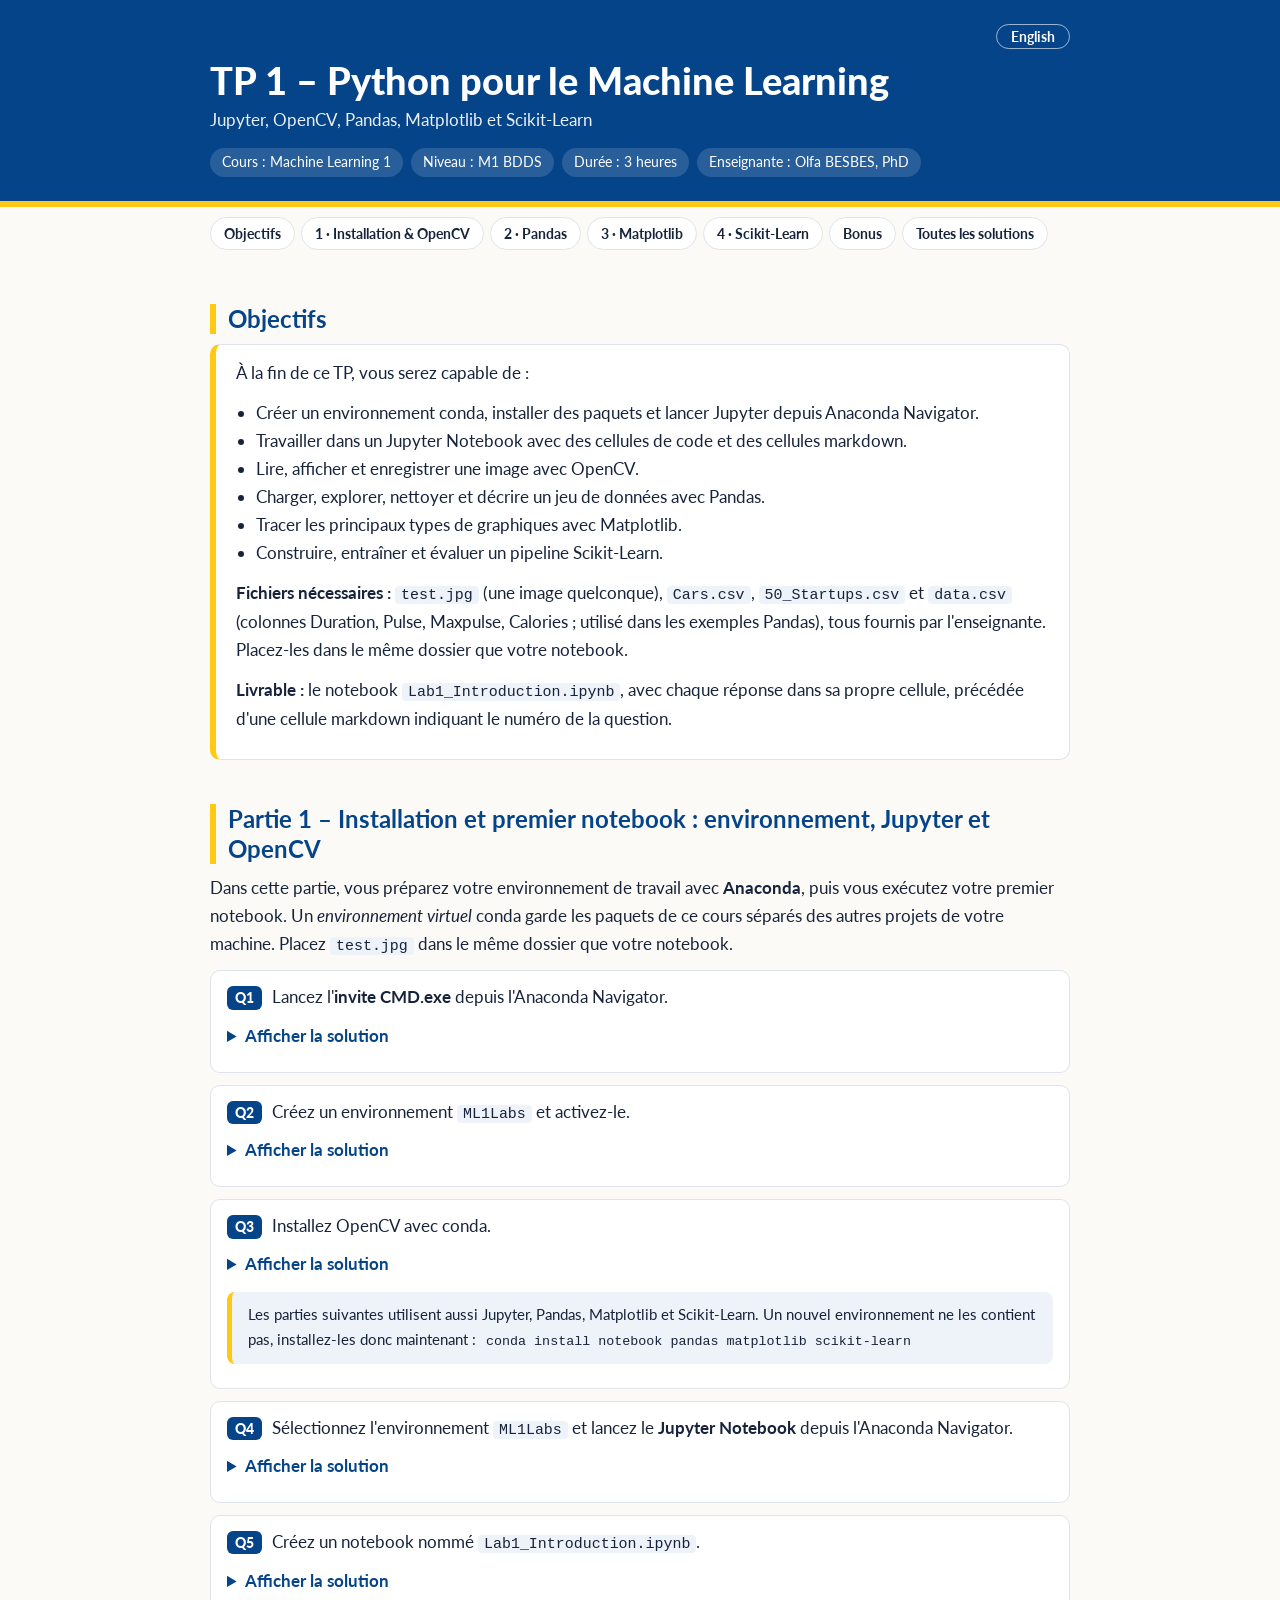
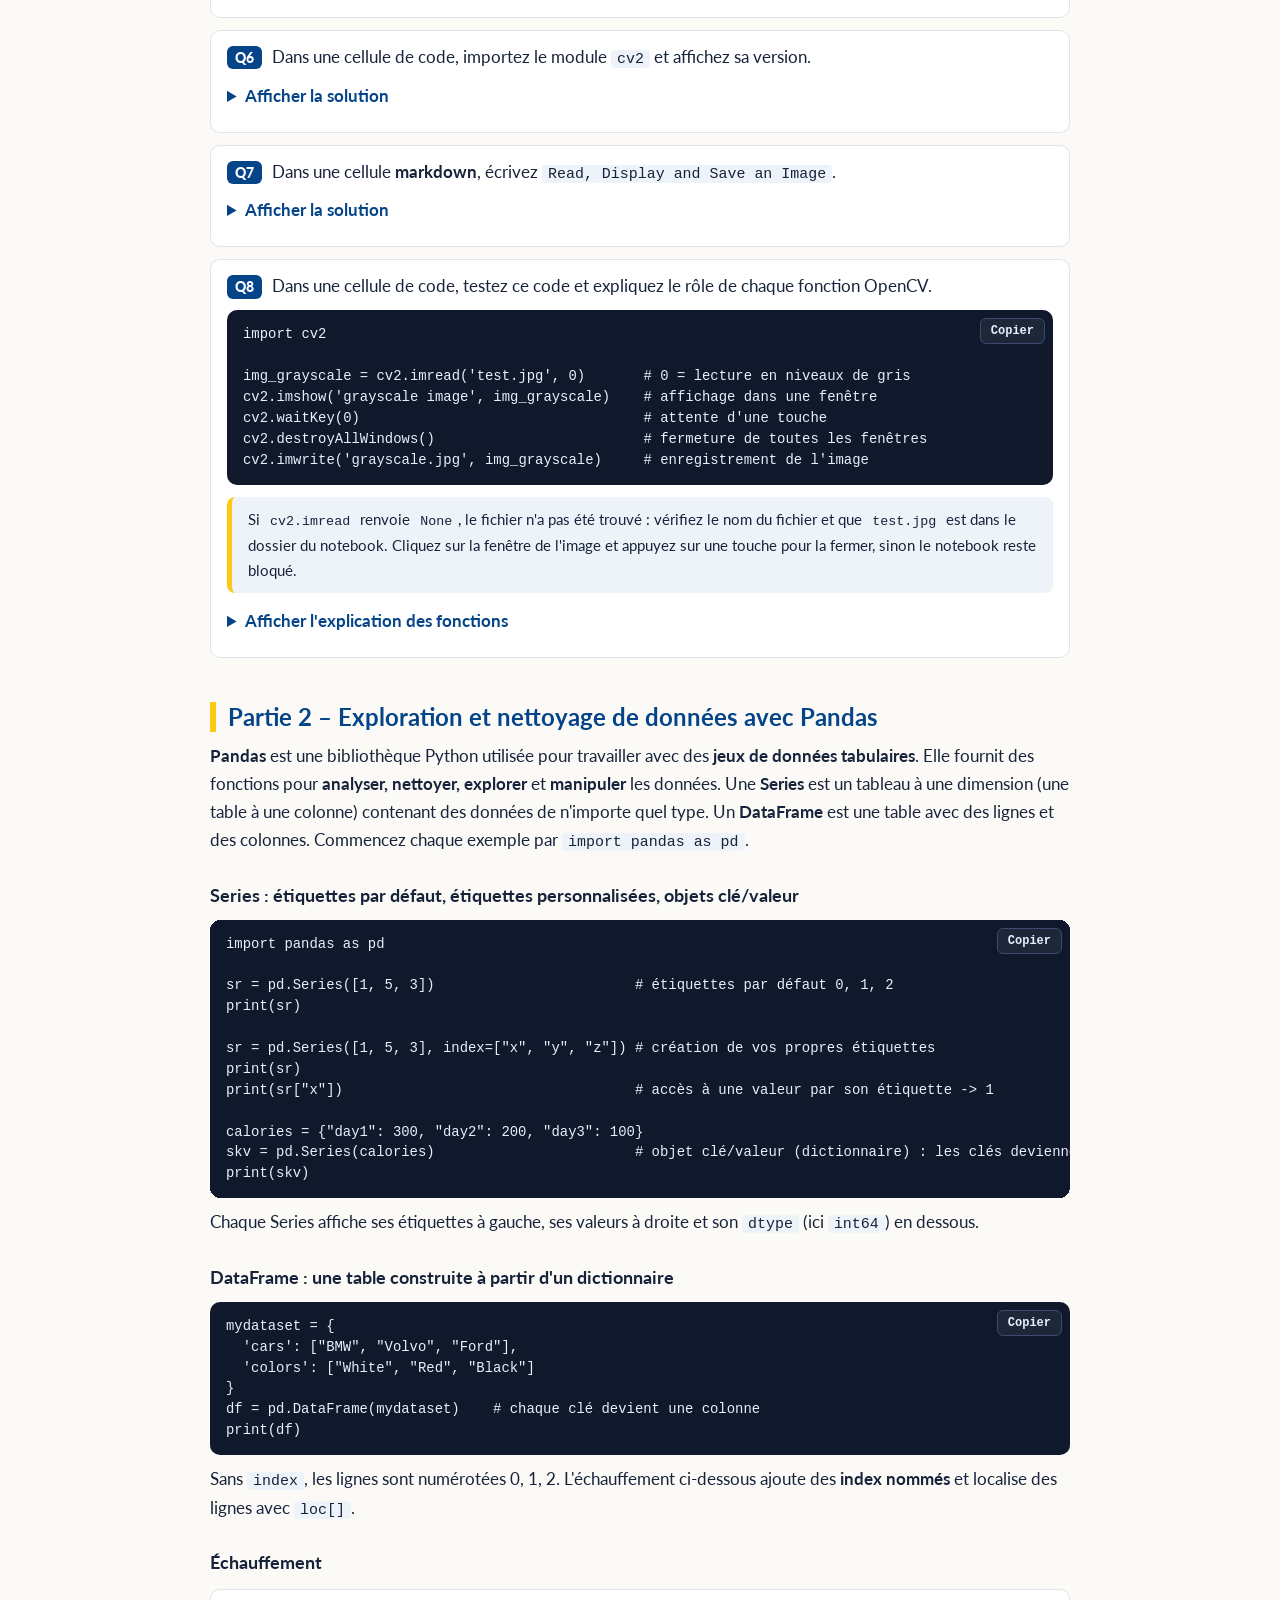
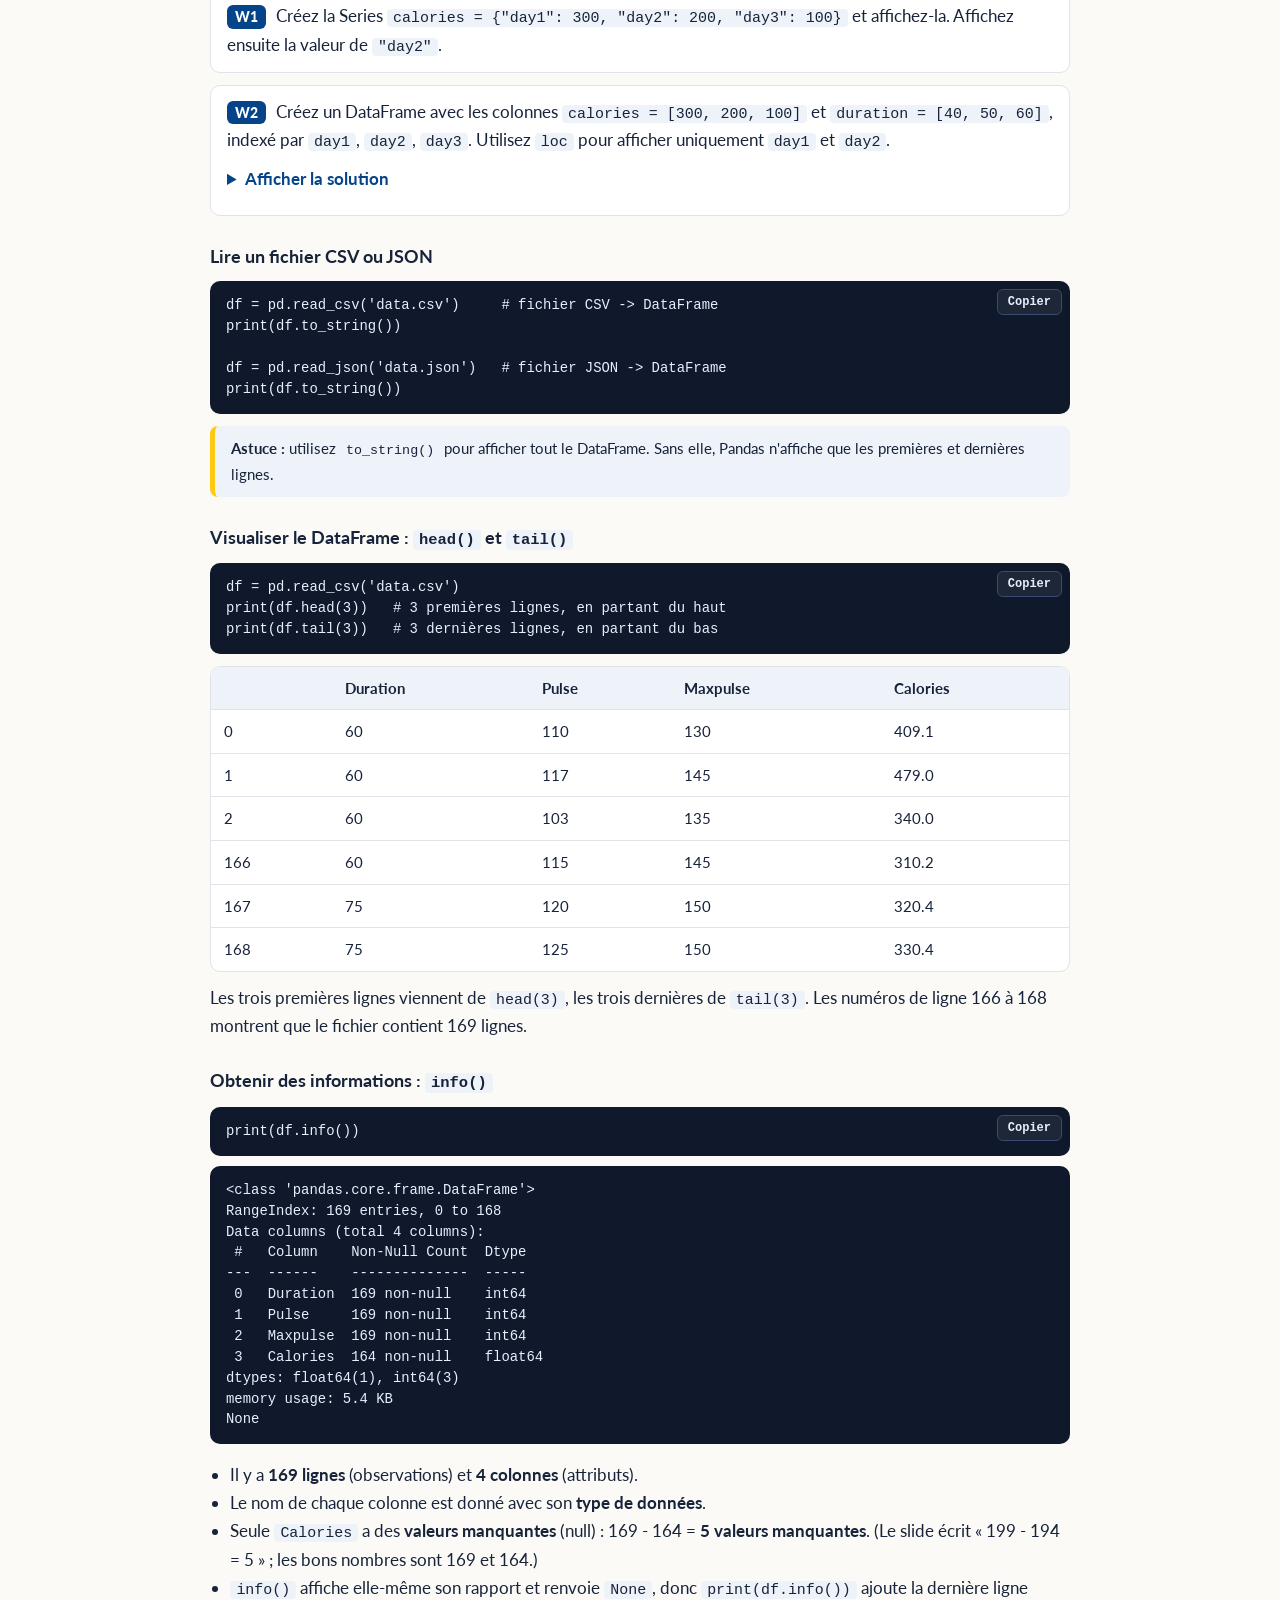
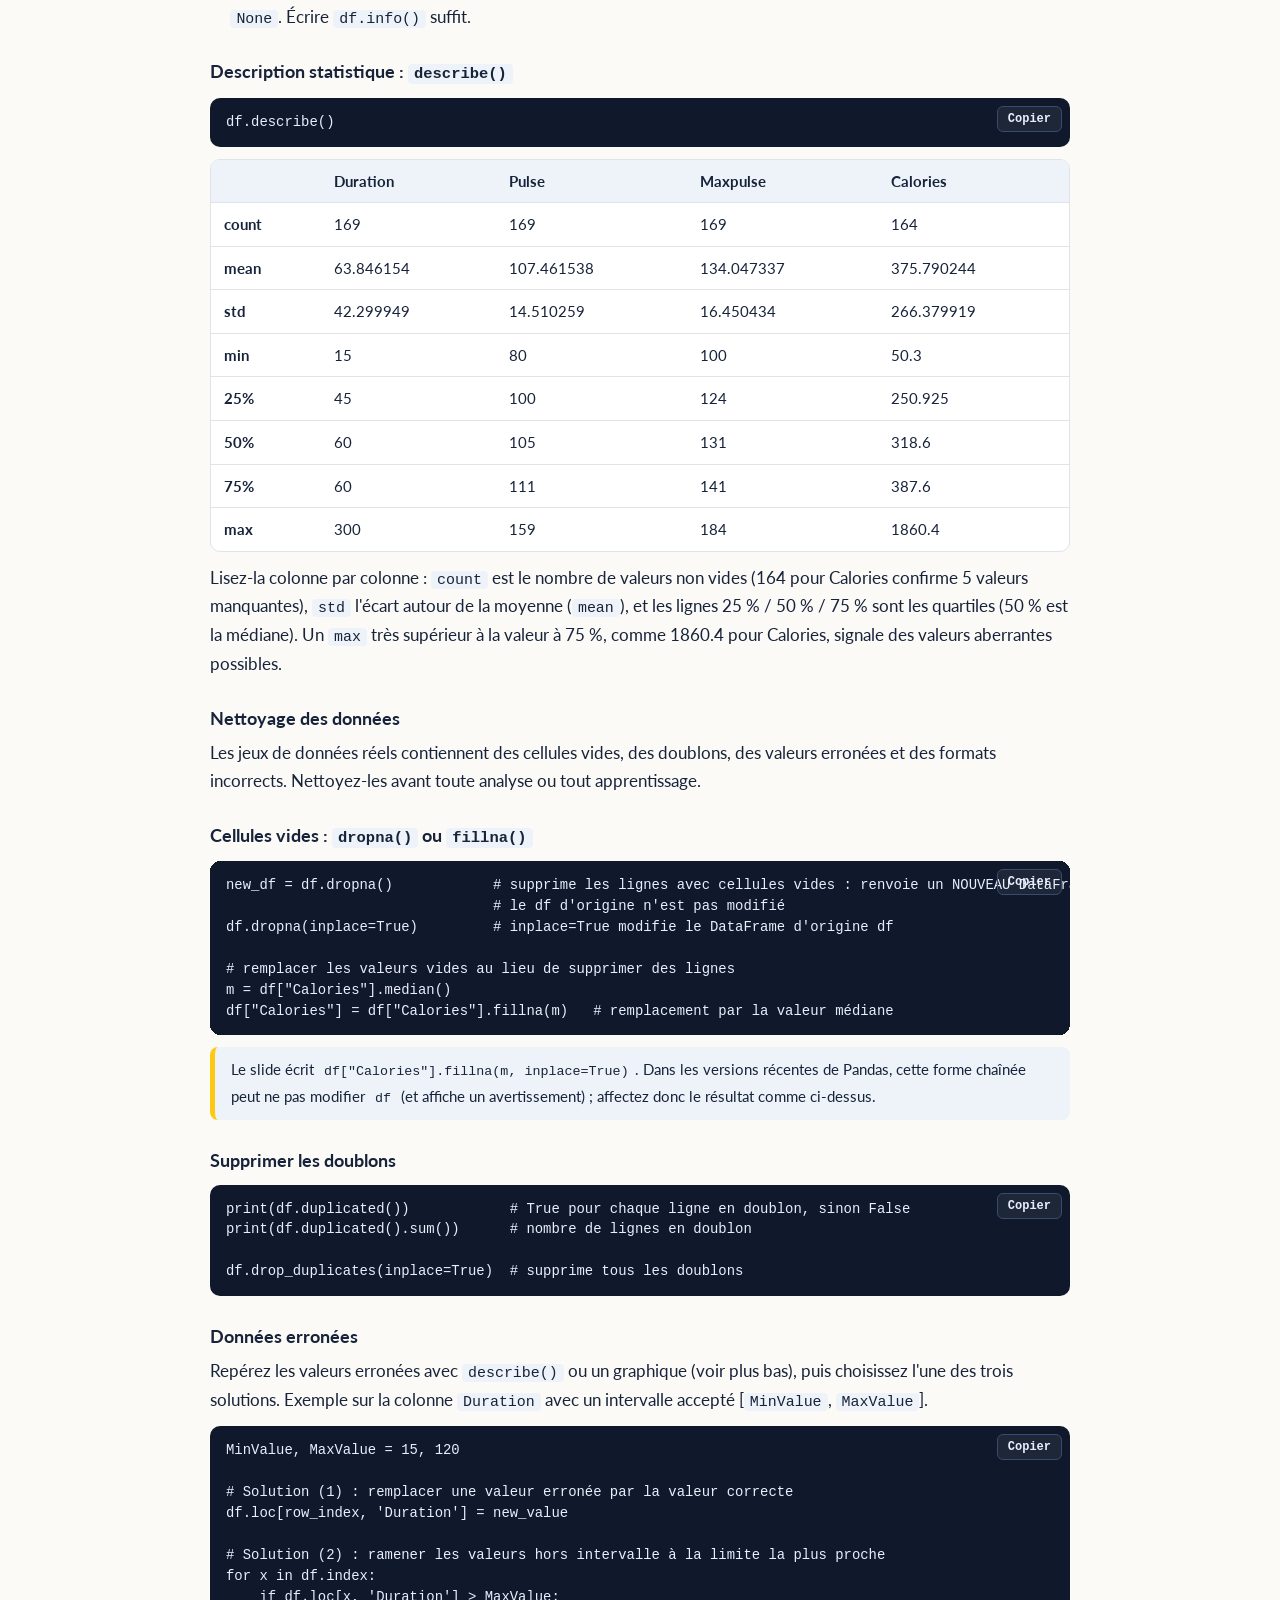
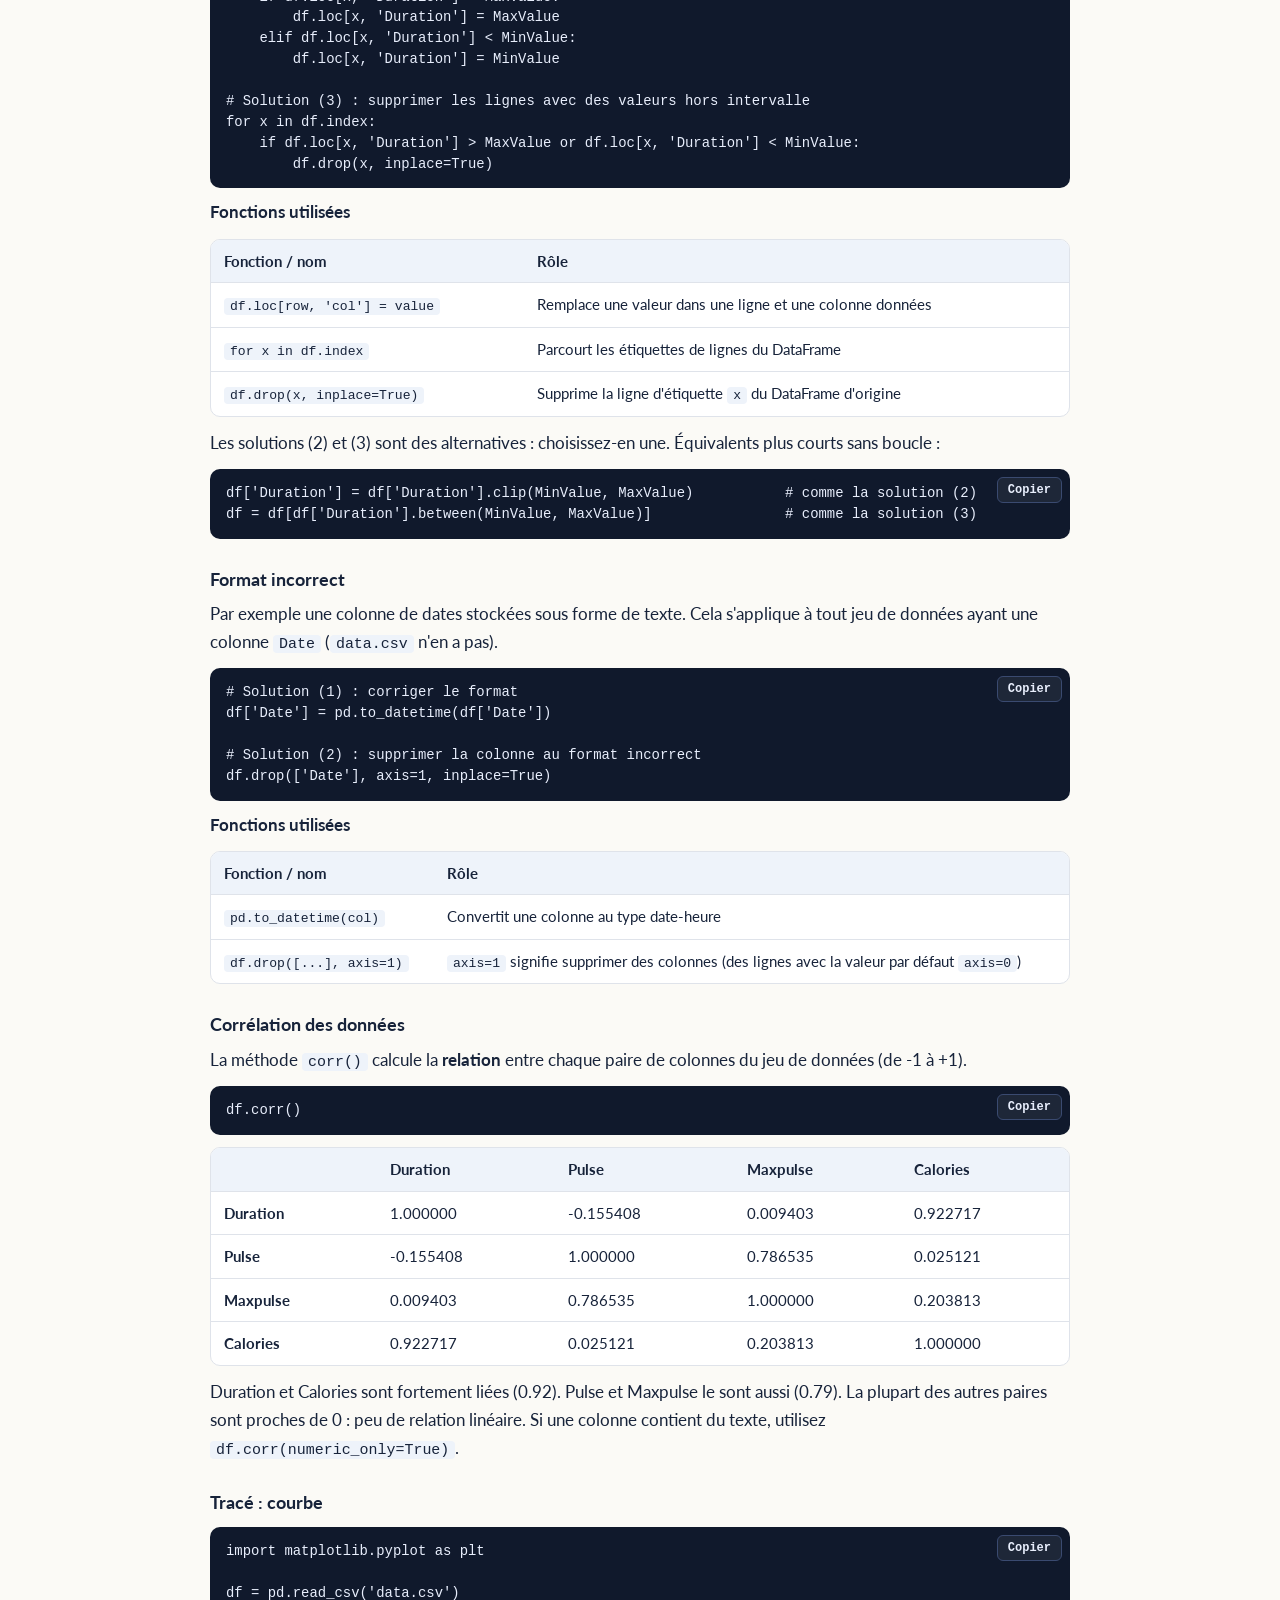
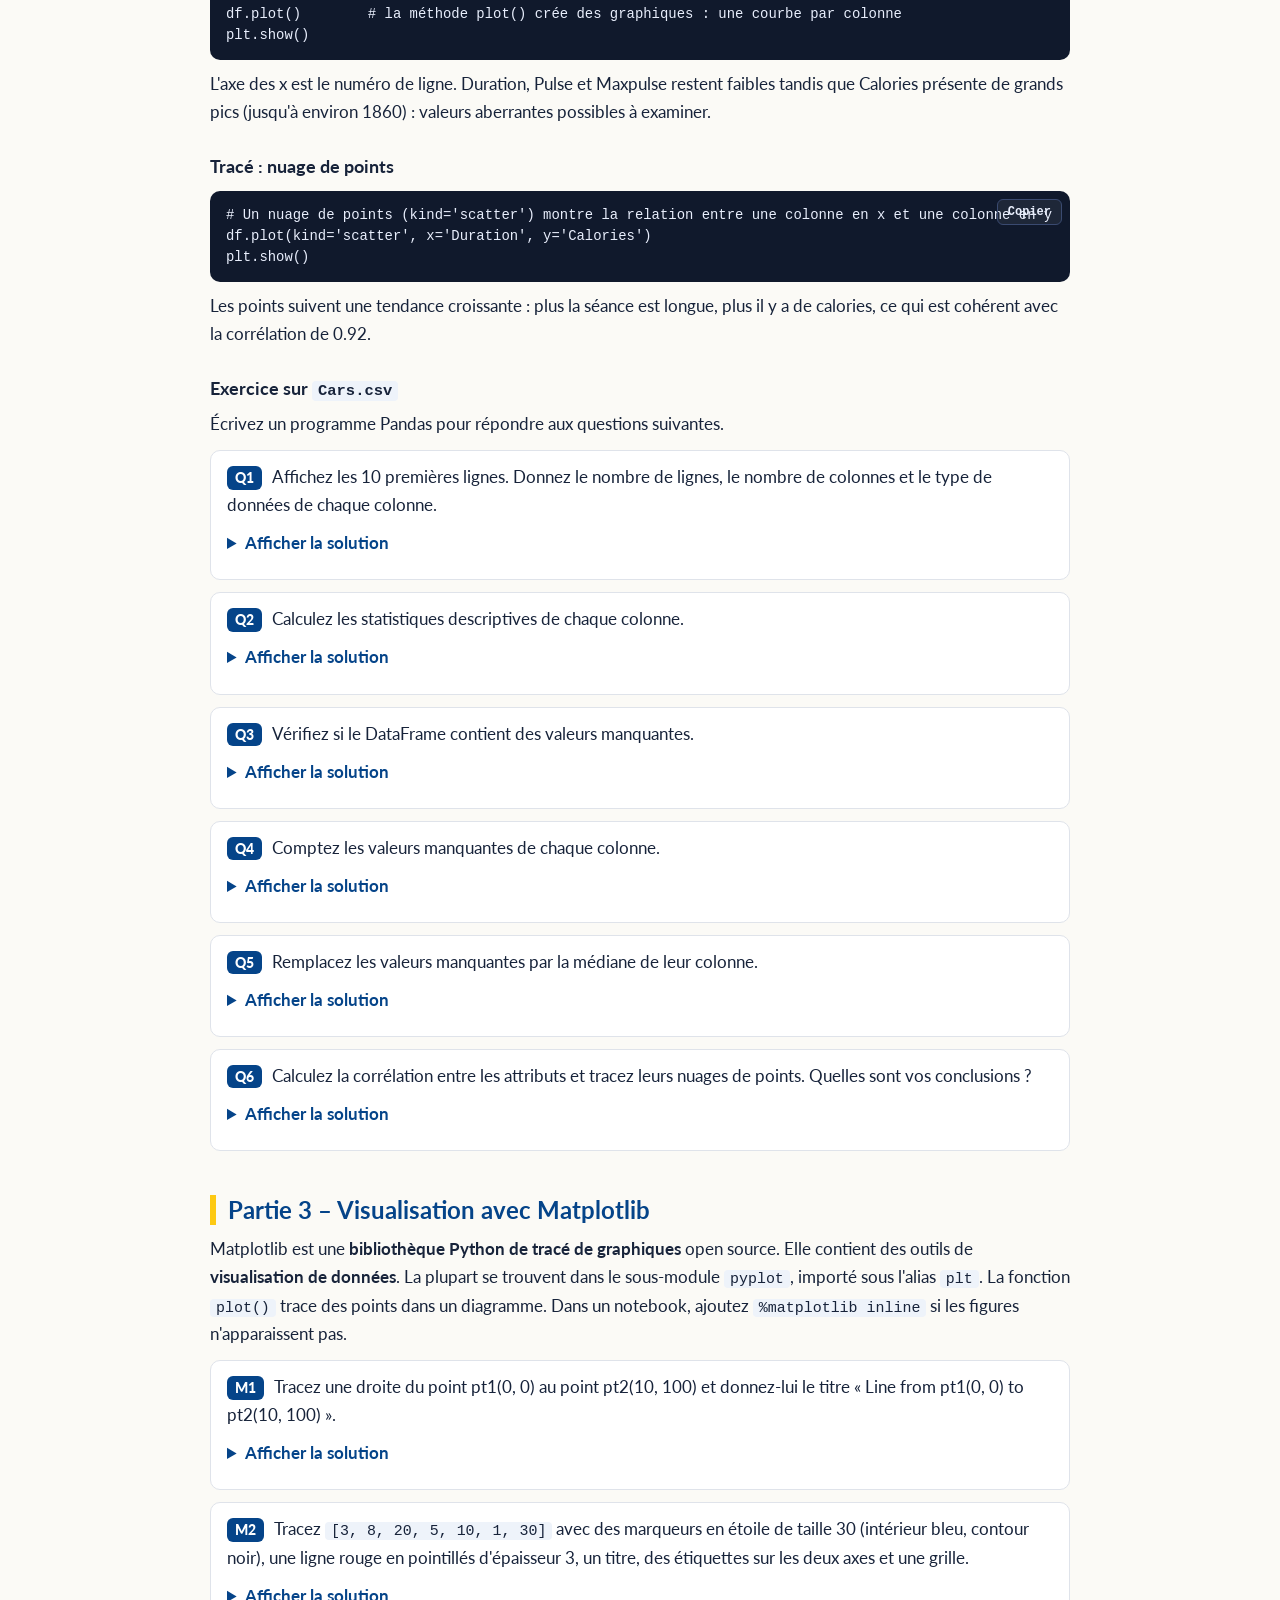
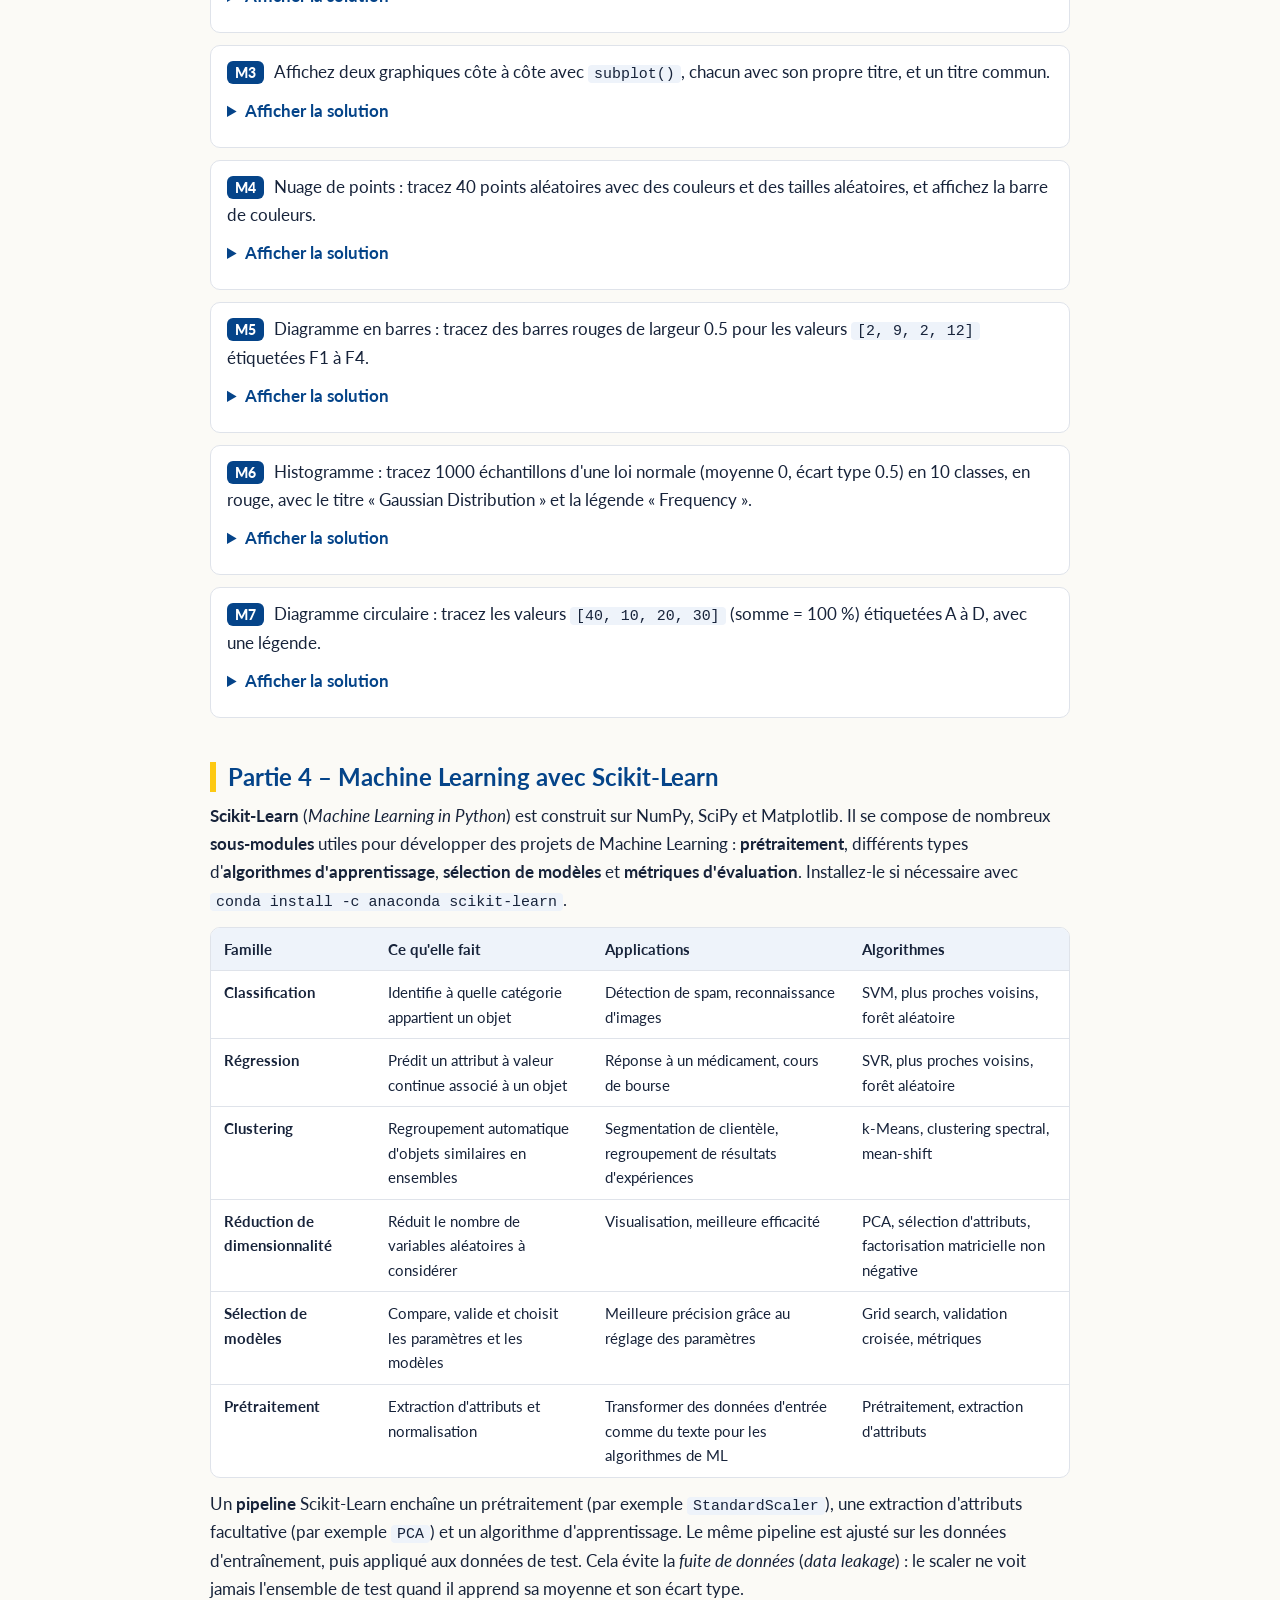
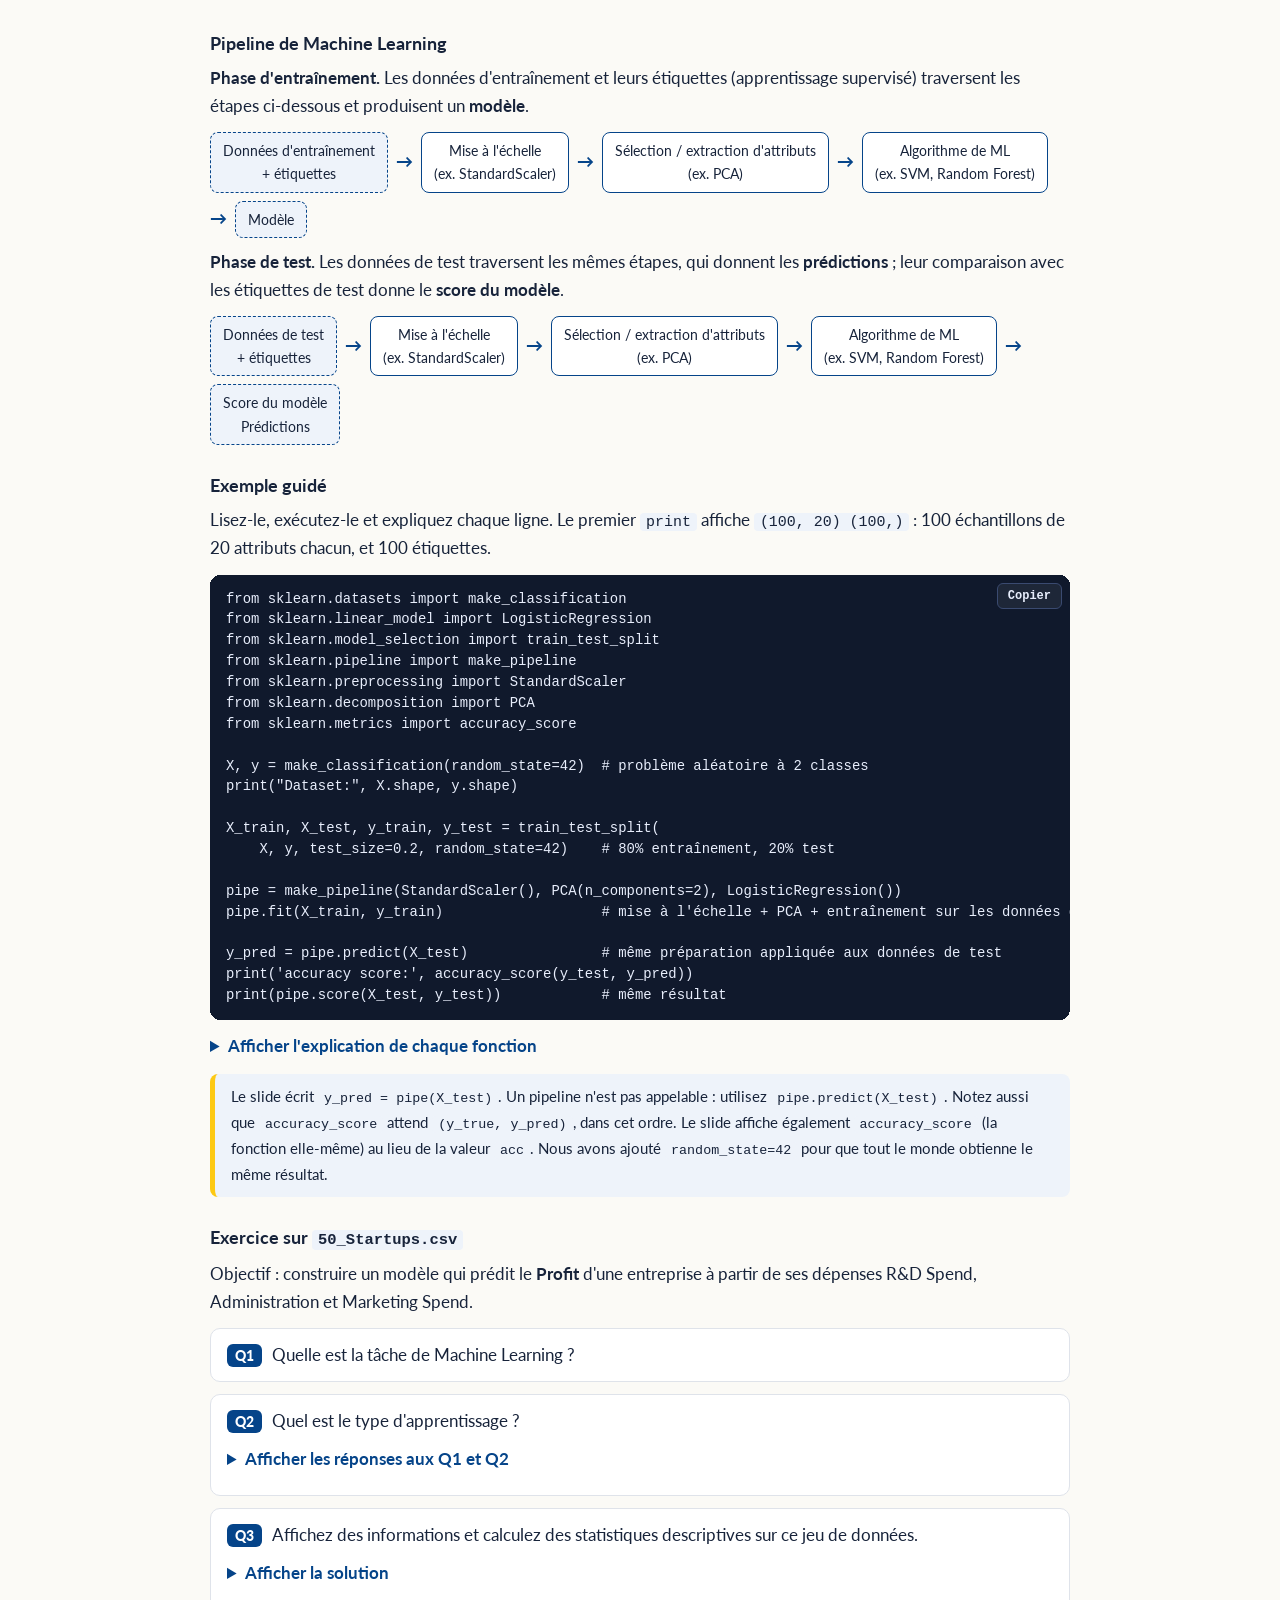
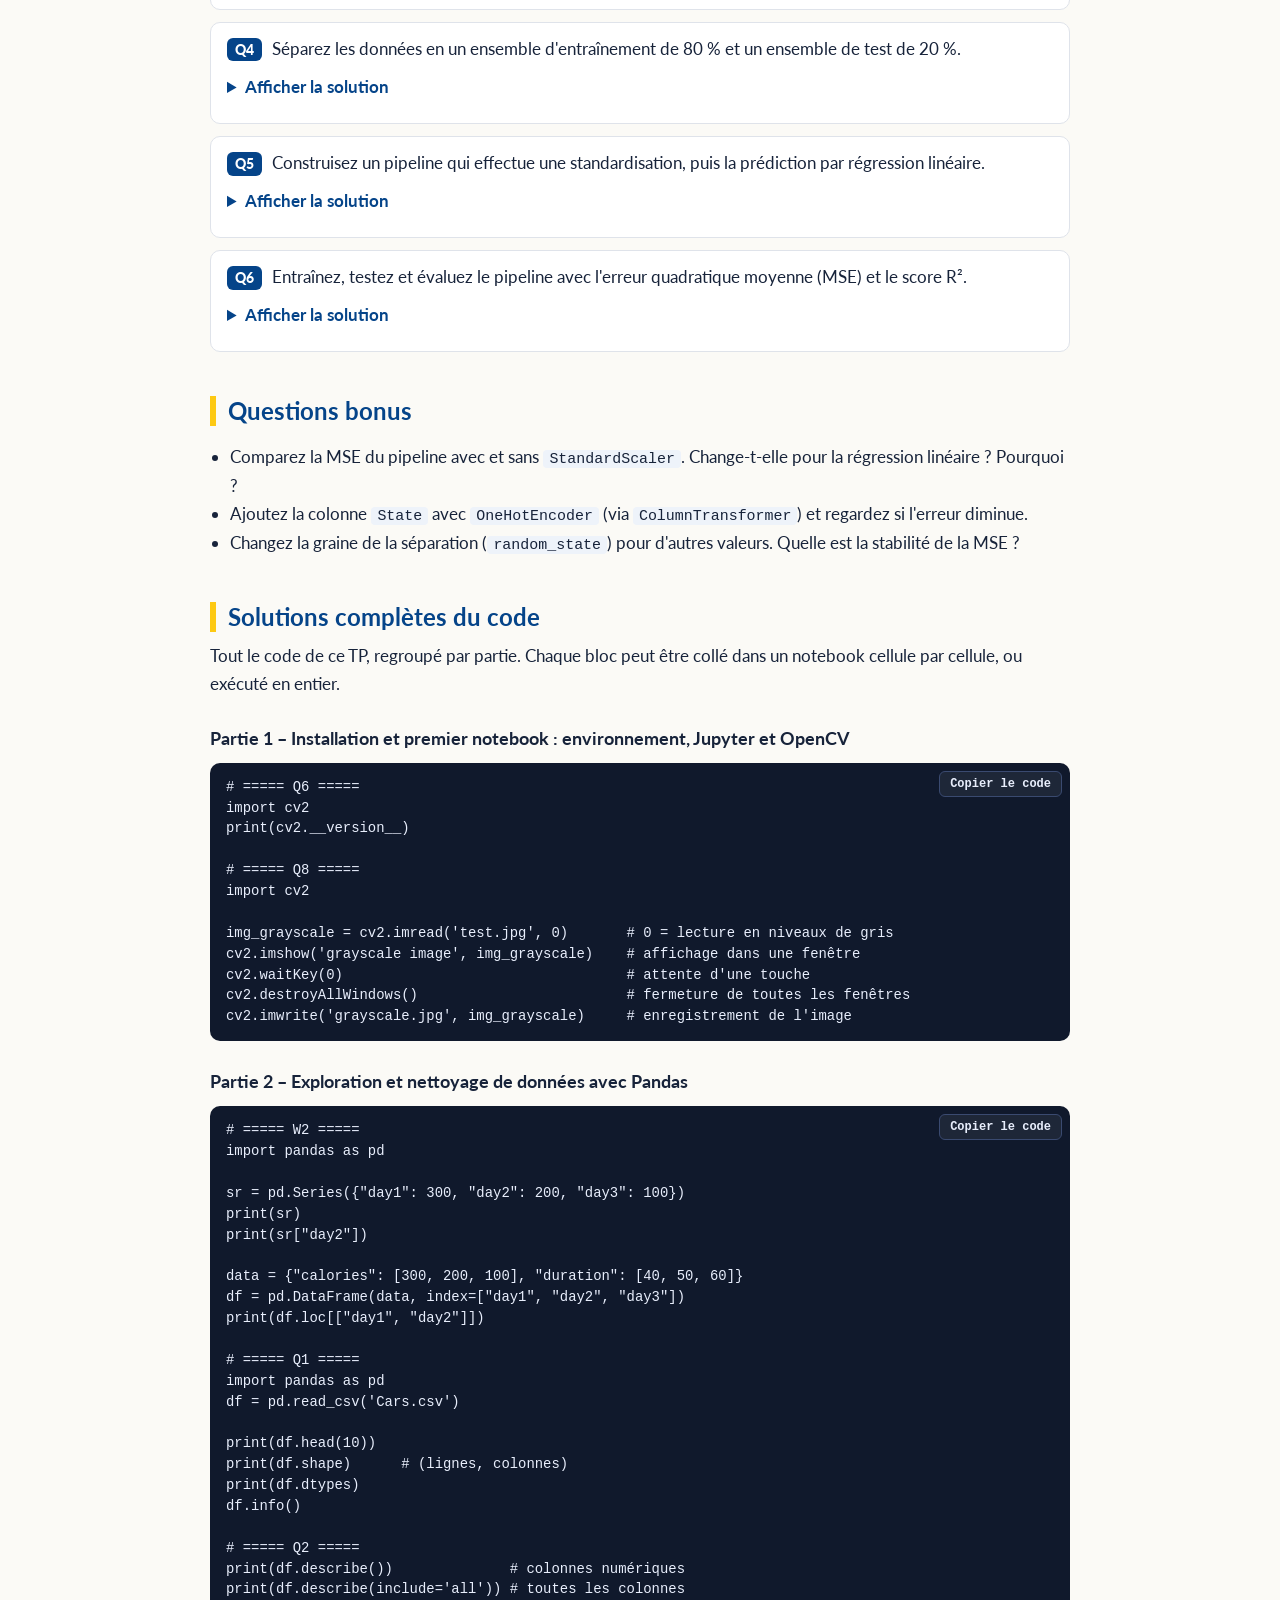
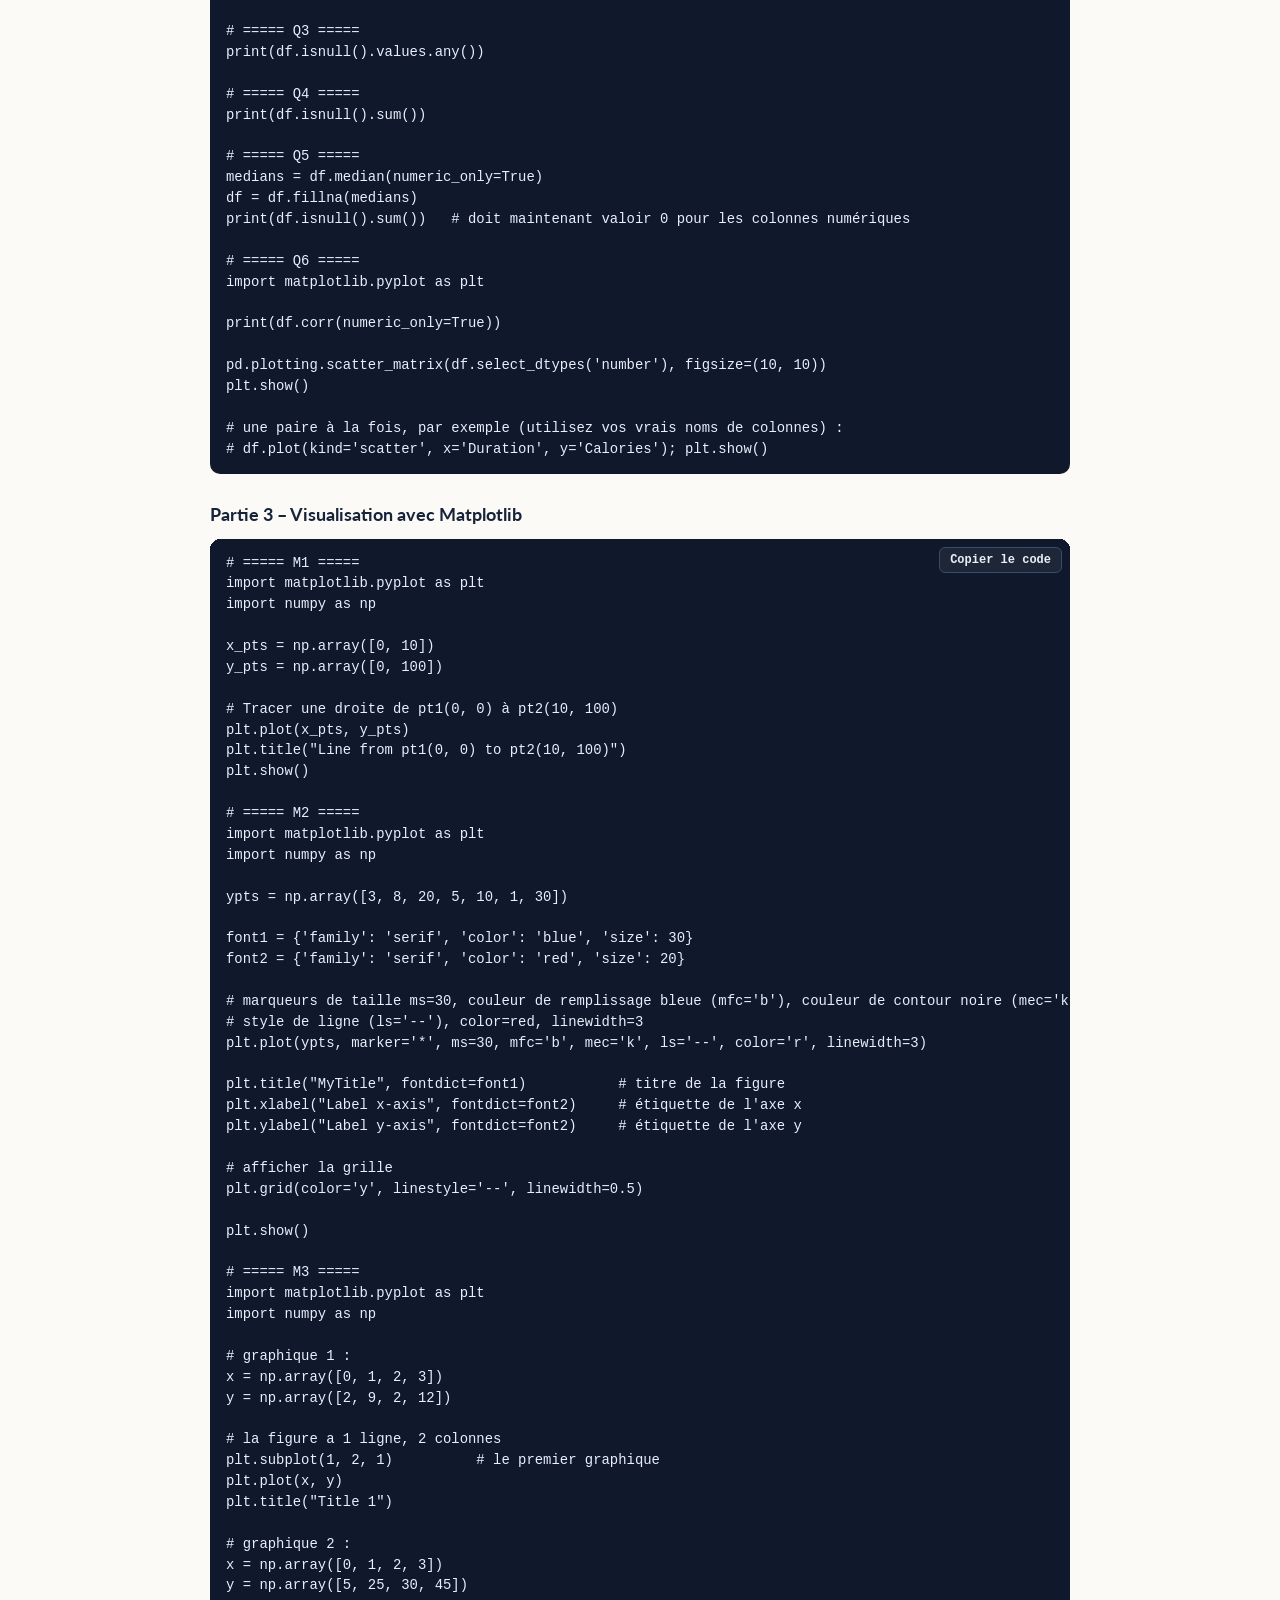
<file: lab1.1_fr.html>
<!DOCTYPE html>
<html lang="fr">
<head>
<meta charset="utf-8">
<meta name="viewport" content="width=device-width, initial-scale=1, viewport-fit=cover">
<title>TP 1 – Python pour le Machine Learning</title>
<link href="https://fonts.googleapis.com/css2?family=Lato:wght@400;700;900&display=swap" rel="stylesheet">
<style>
:root{--bg:#fbfaf6;--ink:#17233a;--muted:#5b6679;--blue:#054489;--yellow:#fdc913;--line:#dfe3ea;--surface:#fff;--code:#10192c;--codeink:#e8eefc;--onblue:#fff;--tint:#eef3fa}
@media (prefers-color-scheme:dark){:root{--bg:#0d1526;--ink:#e8eefc;--muted:#9aa8c4;--blue:#7fb2ff;--line:#26365a;--surface:#14203a;--code:#08101f;--onblue:#0d1526;--tint:#162543}}
*{box-sizing:border-box}
html{scroll-behavior:smooth}[id]{scroll-margin-top:64px}
body{margin:0;background:var(--bg);color:var(--ink);font:400 17px/1.65 Lato,system-ui,-apple-system,"Segoe UI",sans-serif;padding-bottom:env(safe-area-inset-bottom)}
.wrap{max-width:900px;margin:0 auto;padding:0 20px}
header{background:#054489;color:#fff;padding:max(22px,env(safe-area-inset-top)) 0 24px;border-bottom:6px solid var(--yellow)}
header h1{margin:8px 0 4px;font-size:clamp(1.7rem,5vw,2.4rem);line-height:1.15;font-weight:900}
header p{margin:0 0 14px;opacity:.92}
.lang{text-align:right}
.lang a{color:#fff;font-weight:700;text-decoration:none;border:1.5px solid rgba(255,255,255,.6);padding:3px 14px;border-radius:999px;font-size:.88rem}
.lang a:hover{background:rgba(255,255,255,.15)}
.meta{display:flex;flex-wrap:wrap;gap:8px}
.meta span{background:rgba(255,255,255,.14);padding:3px 12px;border-radius:999px;font-size:.85rem}
.toc{position:sticky;top:0;z-index:5;display:flex;gap:6px;flex-wrap:wrap;padding:10px 0;margin-bottom:6px;background:color-mix(in srgb,var(--bg) 92%,transparent);backdrop-filter:blur(6px)}
.toc a{color:var(--ink);text-decoration:none;font-weight:700;font-size:.88rem;padding:4px 13px;border-radius:999px;border:1.5px solid var(--line);background:var(--surface)}
.toc a:hover,.toc a:focus-visible{border-color:var(--blue);color:var(--blue)}
h2{font-size:1.5rem;line-height:1.25;margin:44px 0 10px;color:var(--blue);border-left:6px solid var(--yellow);padding-left:12px}
h3{font-size:1.1rem;margin:26px 0 6px}
p{margin:0 0 12px}
code{font-family:ui-monospace,Menlo,Consolas,monospace;font-size:.88em;background:var(--tint);padding:1px 6px;border-radius:4px}
.goal{background:var(--surface);border:1px solid var(--line);border-left:6px solid var(--yellow);border-radius:10px;padding:14px 20px}
.goal ul{margin:6px 0 12px;padding-left:1.2em}
.task{background:var(--surface);border:1px solid var(--line);border-radius:10px;padding:12px 16px;margin:12px 0}
.q{display:inline-block;min-width:34px;text-align:center;background:var(--blue);color:var(--onblue);font-weight:900;font-size:.88rem;border-radius:6px;padding:0 8px;margin-right:10px}
details{margin:8px 0}
summary{cursor:pointer;font-weight:700;color:var(--blue);padding:2px 0}
summary:focus-visible,.toc a:focus-visible,.cp:focus-visible{outline:3px solid var(--yellow);outline-offset:2px}
pre{position:relative;background:var(--code);color:var(--codeink);border-radius:10px;padding:14px 16px;overflow-x:auto;font-size:.87rem;line-height:1.5;margin:10px 0}
pre code{background:none;padding:0;font-size:inherit;color:inherit}
.cp{position:absolute;top:8px;right:8px;font:inherit;font-size:.75rem;font-weight:700;padding:3px 10px;border-radius:6px;border:1px solid #3a4a70;background:rgba(255,255,255,.06);color:var(--codeink);cursor:pointer}
.note{background:var(--tint);border-left:5px solid var(--yellow);border-radius:8px;padding:10px 16px;margin:12px 0;font-size:.95rem}
.scroll{overflow-x:auto;border:1px solid var(--line);border-radius:10px;background:var(--surface);margin:12px 0}
table{border-collapse:collapse;width:100%;font-size:.93rem}
th,td{text-align:left;padding:9px 13px;border-bottom:1px solid var(--line);vertical-align:top}
tr:last-child td{border-bottom:0}
th{background:var(--tint)}
ul{padding-left:1.2em}
footer{margin-top:50px;padding:18px 20px;border-top:1px solid var(--line);color:var(--muted);font-size:.85rem;text-align:center}
.flow{display:flex;flex-wrap:wrap;align-items:center;gap:8px;margin:10px 0}
.box{border:1.5px solid var(--blue);border-radius:8px;padding:6px 12px;background:var(--surface);font-size:.88rem;text-align:center}
.box.io{background:var(--tint);border-style:dashed}
.ar{font-weight:900;color:var(--blue)}
@media (prefers-reduced-motion:reduce){html{scroll-behavior:auto}}
@media print{.toc,.cp,.lang{display:none}details{display:block}}
</style>
</head>
<body>
<header><div class="wrap">
<div class="lang"><a href="lab1_en.html" hreflang="en">English</a></div>
<h1>TP 1 – Python pour le Machine Learning</h1>
<p>Jupyter, OpenCV, Pandas, Matplotlib et Scikit-Learn</p>
<div class="meta"><span>Cours : Machine Learning 1</span><span>Niveau : M1 BDDS</span><span>Durée : 3 heures</span><span>Enseignante : Olfa BESBES, PhD</span></div>
</div></header>

<main><div class="wrap">
<nav class="toc" aria-label="Sommaire"><a href="#goals">Objectifs</a><a href="#p1">1 · Installation &amp; OpenCV</a><a href="#p2">2 · Pandas</a><a href="#p3">3 · Matplotlib</a><a href="#p4">4 · Scikit-Learn</a><a href="#bonus">Bonus</a><a href="#solutions">Toutes les solutions</a></nav>

<h2 id="goals">Objectifs</h2>
<div class="goal">
<p>À la fin de ce TP, vous serez capable de :</p>
<ul>
<li>Créer un environnement conda, installer des paquets et lancer Jupyter depuis Anaconda Navigator.</li>
<li>Travailler dans un Jupyter Notebook avec des cellules de code et des cellules markdown.</li>
<li>Lire, afficher et enregistrer une image avec OpenCV.</li>
<li>Charger, explorer, nettoyer et décrire un jeu de données avec Pandas.</li>
<li>Tracer les principaux types de graphiques avec Matplotlib.</li>
<li>Construire, entraîner et évaluer un pipeline Scikit-Learn.</li>
</ul>
<p><b>Fichiers nécessaires :</b> <code>test.jpg</code> (une image quelconque), <code>Cars.csv</code>, <code>50_Startups.csv</code> et <code>data.csv</code> (colonnes Duration, Pulse, Maxpulse, Calories ; utilisé dans les exemples Pandas), tous fournis par l'enseignante. Placez-les dans le même dossier que votre notebook.</p>
<p><b>Livrable :</b> le notebook <code>Lab1_Introduction.ipynb</code>, avec chaque réponse dans sa propre cellule, précédée d'une cellule markdown indiquant le numéro de la question.</p>
</div>
<h2 id="p1">Partie 1 – Installation et premier notebook : environnement, Jupyter et OpenCV</h2>
<p>Dans cette partie, vous préparez votre environnement de travail avec <b>Anaconda</b>, puis vous exécutez votre premier notebook. Un <em>environnement virtuel</em> conda garde les paquets de ce cours séparés des autres projets de votre machine. Placez <code>test.jpg</code> dans le même dossier que votre notebook.</p>

<div class="task"><b class="q">Q1</b>Lancez l'<b>invite CMD.exe</b> depuis l'Anaconda Navigator.
<details><summary>Afficher la solution</summary><p>Ouvrez Anaconda Navigator, allez dans <b>Environments</b>, cliquez sur la flèche verte à côté du nom de l'environnement et choisissez <b>Open Terminal</b> (ou lancez <b>Anaconda Prompt</b> depuis le menu Démarrer). L'invite commence par <code>(base)</code>.</p></details></div>

<div class="task"><b class="q">Q2</b>Créez un environnement <code>ML1Labs</code> et activez-le.
<details><summary>Afficher la solution</summary><p><code>conda create -n ML1Labs python</code><br><code>conda activate ML1Labs</code></p><p>Répondez <code>y</code> quand conda demande de continuer. L'invite commence maintenant par <code>(ML1Labs)</code>. Pour quitter l'environnement : <code>conda deactivate</code>.</p>
<p><b>Fonctions utilisées</b></p>
<div class="scroll"><table>
<tr><th>Fonction / nom</th><th>Rôle</th></tr>
<tr><td><code>conda create -n ML1Labs</code></td><td>Crée un environnement virtuel nommé <code>ML1Labs</code>. Les environnements virtuels permettent d'avoir différentes versions de paquets sur la même machine</td></tr>
<tr><td><code>conda activate ML1Labs</code></td><td>Active l'environnement : les paquets que vous installez maintenant y sont placés</td></tr>
<tr><td><code>conda deactivate</code></td><td>Quitte l'environnement actif</td></tr>
<tr><td><code>conda env remove -n ML1Labs</code></td><td>Supprime l'environnement et tous les paquets qui y sont installés</td></tr>
</table></div></details></div>

<div class="task"><b class="q">Q3</b>Installez OpenCV avec conda.
<details><summary>Afficher la solution</summary><p><code>conda install opencv</code></p><p>Si le paquet n'est pas trouvé, utilisez un canal précis : <code>conda install -c conda-forge opencv</code>. La commande <code>pip install opencv-python</code> fonctionne aussi.</p>
<p><b>Fonctions utilisées</b></p>
<div class="scroll"><table>
<tr><th>Fonction / nom</th><th>Rôle</th></tr>
<tr><td><code>conda install opencv</code></td><td>Installe le paquet OpenCV (le module <code>cv2</code>)</td></tr>
<tr><td><code>conda install opencv=4.6.0</code></td><td>Installe une <b>version précise</b></td></tr>
<tr><td><code>conda install -c conda-forge opencv</code></td><td>Installe depuis un <b>canal précis</b></td></tr>
<tr><td><code>pip install opencv-python</code></td><td>Installateur alternatif (pip)</td></tr>
<tr><td><code>conda update opencv</code></td><td>Met à jour le paquet</td></tr>
<tr><td><code>conda remove opencv</code></td><td>Désinstalle le paquet</td></tr>
</table></div></details>
<div class="note">Les parties suivantes utilisent aussi Jupyter, Pandas, Matplotlib et Scikit-Learn. Un nouvel environnement ne les contient pas, installez-les donc maintenant : <code>conda install notebook pandas matplotlib scikit-learn</code></div></div>

<div class="task"><b class="q">Q4</b>Sélectionnez l'environnement <code>ML1Labs</code> et lancez le <b>Jupyter Notebook</b> depuis l'Anaconda Navigator.
<details><summary>Afficher la solution</summary><p>Dans Anaconda Navigator, ouvrez l'onglet <b>Home</b>. Dans la liste déroulante <b>Applications on</b>, choisissez <code>ML1Labs</code> à la place de <code>base (root)</code>. Cliquez sur <b>Launch</b> sous <b>Notebook</b> (si le bouton indique <b>Install</b>, cliquez d'abord dessus). Un onglet du navigateur s'ouvre sur l'explorateur de fichiers Jupyter.</p></details></div>

<div class="task"><b class="q">Q5</b>Créez un notebook nommé <code>Lab1_Introduction.ipynb</code>.
<details><summary>Afficher la solution</summary><p>Dans l'explorateur de fichiers Jupyter, allez dans votre dossier de TP, cliquez sur <b>New</b> puis <b>Python 3</b>. Cliquez sur le titre <code>Untitled</code> en haut et renommez-le en <code>Lab1_Introduction</code>. Le fichier est enregistré sous <code>Lab1_Introduction.ipynb</code>.</p></details></div>

<div class="task"><b class="q">Q6</b>Dans une cellule de code, importez le module <code>cv2</code> et affichez sa version.
<details><summary>Afficher la solution</summary><pre><code>import cv2
print(cv2.__version__)</code></pre><p>En Python 3, <code>print</code> exige des parenthèses (le slide montre la forme Python 2). Exécutez la cellule avec Ctrl + Entrée.</p>
<p><b>Fonctions utilisées</b></p>
<div class="scroll"><table>
<tr><th>Fonction / nom</th><th>Rôle</th></tr>
<tr><td><code>import cv2</code></td><td>Importe le module OpenCV</td></tr>
<tr><td><code>cv2.__version__</code></td><td>Attribut qui donne la version installée d'OpenCV</td></tr>
<tr><td><code>print()</code></td><td>Affiche la valeur sous la cellule</td></tr>
</table></div></details></div>

<div class="task"><b class="q">Q7</b>Dans une cellule <b>markdown</b>, écrivez <code>Read, Display and Save an Image</code>.
<details><summary>Afficher la solution</summary><p>Insérez une nouvelle cellule, changez son type de <b>Code</b> en <b>Markdown</b> dans la liste déroulante de la barre d'outils, et tapez <code>## Read, Display and Save an Image</code> (le <code>##</code> en fait un titre). Appuyez sur Ctrl + Entrée pour l'afficher.</p>
<p><b>Notions utilisées</b></p>
<div class="scroll"><table>
<tr><th>Fonction / nom</th><th>Rôle</th></tr>
<tr><td><code>Cellule Code / Markdown</code></td><td>Une cellule <b>code</b> exécute du Python ; une cellule <b>markdown</b> contient du texte formaté (titres, explications). Le type se choisit dans la liste déroulante de la barre d'outils</td></tr>
<tr><td><code>## texte</code></td><td>Syntaxe markdown pour un titre</td></tr>
<tr><td><code>Ctrl + Entrée</code></td><td>Exécute la cellule sélectionnée (menu : Cell → Run Cell)</td></tr>
</table></div></details></div>

<div class="task"><b class="q">Q8</b>Dans une cellule de code, testez ce code et expliquez le rôle de chaque fonction OpenCV.
<pre class="sol"><code>import cv2

img_grayscale = cv2.imread('test.jpg', 0)       # 0 = lecture en niveaux de gris
cv2.imshow('grayscale image', img_grayscale)    # affichage dans une fenêtre
cv2.waitKey(0)                                  # attente d'une touche
cv2.destroyAllWindows()                         # fermeture de toutes les fenêtres
cv2.imwrite('grayscale.jpg', img_grayscale)     # enregistrement de l'image</code></pre>
<div class="note">Si <code>cv2.imread</code> renvoie <code>None</code>, le fichier n'a pas été trouvé : vérifiez le nom du fichier et que <code>test.jpg</code> est dans le dossier du notebook. Cliquez sur la fenêtre de l'image et appuyez sur une touche pour la fermer, sinon le notebook reste bloqué.</div>
<details><summary>Afficher l'explication des fonctions</summary>
<p><b>Rôle de chaque fonction OpenCV</b></p>
<div class="scroll"><table>
<tr><th>Fonction / nom</th><th>Rôle</th></tr>
<tr><td><code>cv2.imread(file, 0)</code></td><td><b>Lit</b> une image depuis un fichier. Le drapeau <code>0</code> la charge en niveaux de gris ; elle est renvoyée sous forme de tableau (ou <code>None</code> si le fichier est introuvable)</td></tr>
<tr><td><code>cv2.imshow(name, img)</code></td><td><b>Affiche</b> une image dans une fenêtre intitulée <code>name</code></td></tr>
<tr><td><code>cv2.waitKey(0)</code></td><td>Attend l'appui sur une touche pour fermer la fenêtre ; <code>0</code> signifie attendre indéfiniment</td></tr>
<tr><td><code>cv2.destroyAllWindows()</code></td><td>Détruit toutes les fenêtres créées</td></tr>
<tr><td><code>cv2.imwrite(file, img)</code></td><td><b>Écrit</b> (enregistre) l'image dans un fichier</td></tr>
</table></div></details></div>
<h2 id="p2">Partie 2 – Exploration et nettoyage de données avec Pandas</h2>
<p><b>Pandas</b> est une bibliothèque Python utilisée pour travailler avec des <b>jeux de données tabulaires</b>. Elle fournit des fonctions pour <b>analyser, nettoyer, explorer</b> et <b>manipuler</b> les données. Une <b>Series</b> est un tableau à une dimension (une table à une colonne) contenant des données de n'importe quel type. Un <b>DataFrame</b> est une table avec des lignes et des colonnes. Commencez chaque exemple par <code>import pandas as pd</code>.</p>

<h3>Series : étiquettes par défaut, étiquettes personnalisées, objets clé/valeur</h3>
<pre><code>import pandas as pd

sr = pd.Series([1, 5, 3])                        # étiquettes par défaut 0, 1, 2
print(sr)

sr = pd.Series([1, 5, 3], index=["x", "y", "z"]) # création de vos propres étiquettes
print(sr)
print(sr["x"])                                   # accès à une valeur par son étiquette -&gt; 1

calories = {"day1": 300, "day2": 200, "day3": 100}
skv = pd.Series(calories)                        # objet clé/valeur (dictionnaire) : les clés deviennent les étiquettes
print(skv)</code></pre>
<p>Chaque Series affiche ses étiquettes à gauche, ses valeurs à droite et son <code>dtype</code> (ici <code>int64</code>) en dessous.</p>

<h3>DataFrame : une table construite à partir d'un dictionnaire</h3>
<pre><code>mydataset = {
  'cars': ["BMW", "Volvo", "Ford"],
  'colors': ["White", "Red", "Black"]
}
df = pd.DataFrame(mydataset)    # chaque clé devient une colonne
print(df)</code></pre>
<p>Sans <code>index</code>, les lignes sont numérotées 0, 1, 2. L'échauffement ci-dessous ajoute des <b>index nommés</b> et localise des lignes avec <code>loc[]</code>.</p>

<h3>Échauffement</h3>
<div class="task"><b class="q">W1</b>Créez la Series <code>calories = {"day1": 300, "day2": 200, "day3": 100}</code> et affichez-la. Affichez ensuite la valeur de <code>"day2"</code>.</div>
<div class="task"><b class="q">W2</b>Créez un DataFrame avec les colonnes <code>calories = [300, 200, 100]</code> et <code>duration = [40, 50, 60]</code>, indexé par <code>day1</code>, <code>day2</code>, <code>day3</code>. Utilisez <code>loc</code> pour afficher uniquement <code>day1</code> et <code>day2</code>.
<details><summary>Afficher la solution</summary><pre><code>import pandas as pd

sr = pd.Series({"day1": 300, "day2": 200, "day3": 100})
print(sr)
print(sr["day2"])

data = {"calories": [300, 200, 100], "duration": [40, 50, 60]}
df = pd.DataFrame(data, index=["day1", "day2", "day3"])
print(df.loc[["day1", "day2"]])</code></pre><p><b>Fonctions utilisées</b></p>
<div class="scroll"><table>
<tr><th>Fonction / nom</th><th>Rôle</th></tr>
<tr><td><code>pd.Series(data, index=[...])</code></td><td><b>Series</b> : tableau à une dimension (table à une colonne) contenant des données de tout type. <code>index</code> crée des <b>étiquettes</b></td></tr>
<tr><td><code>pd.Series(dict)</code></td><td>Un dictionnaire (objet clé/valeur) peut être utilisé directement : les clés deviennent les étiquettes</td></tr>
<tr><td><code>sr["day2"]</code></td><td>Récupère une valeur à partir de son étiquette</td></tr>
<tr><td><code>pd.DataFrame(data, index=[...])</code></td><td><b>DataFrame</b> : table avec lignes et colonnes. <code>index</code> donne des <b>index nommés</b> aux lignes</td></tr>
<tr><td><code>df.loc[[...]]</code></td><td><b>Localise des lignes</b> à partir d'une liste de noms d'index</td></tr>
</table></div></details></div>

<h3>Lire un fichier CSV ou JSON</h3>
<pre><code>df = pd.read_csv('data.csv')     # fichier CSV -&gt; DataFrame
print(df.to_string())

df = pd.read_json('data.json')   # fichier JSON -&gt; DataFrame
print(df.to_string())</code></pre>
<div class="note"><b>Astuce :</b> utilisez <code>to_string()</code> pour afficher tout le DataFrame. Sans elle, Pandas n'affiche que les premières et dernières lignes.</div>

<h3>Visualiser le DataFrame : <code>head()</code> et <code>tail()</code></h3>
<pre><code>df = pd.read_csv('data.csv')
print(df.head(3))   # 3 premières lignes, en partant du haut
print(df.tail(3))   # 3 dernières lignes, en partant du bas</code></pre>
<div class="scroll"><table>
<tr><th></th><th>Duration</th><th>Pulse</th><th>Maxpulse</th><th>Calories</th></tr>
<tr><td>0</td><td>60</td><td>110</td><td>130</td><td>409.1</td></tr>
<tr><td>1</td><td>60</td><td>117</td><td>145</td><td>479.0</td></tr>
<tr><td>2</td><td>60</td><td>103</td><td>135</td><td>340.0</td></tr>
<tr><td>166</td><td>60</td><td>115</td><td>145</td><td>310.2</td></tr>
<tr><td>167</td><td>75</td><td>120</td><td>150</td><td>320.4</td></tr>
<tr><td>168</td><td>75</td><td>125</td><td>150</td><td>330.4</td></tr>
</table></div>
<p>Les trois premières lignes viennent de <code>head(3)</code>, les trois dernières de <code>tail(3)</code>. Les numéros de ligne 166 à 168 montrent que le fichier contient 169 lignes.</p>

<h3>Obtenir des informations : <code>info()</code></h3>
<pre><code>print(df.info())</code></pre>
<pre class="out"><code>&lt;class 'pandas.core.frame.DataFrame'&gt;
RangeIndex: 169 entries, 0 to 168
Data columns (total 4 columns):
 #   Column    Non-Null Count  Dtype
---  ------    --------------  -----
 0   Duration  169 non-null    int64
 1   Pulse     169 non-null    int64
 2   Maxpulse  169 non-null    int64
 3   Calories  164 non-null    float64
dtypes: float64(1), int64(3)
memory usage: 5.4 KB
None</code></pre>
<ul>
<li>Il y a <b>169 lignes</b> (observations) et <b>4 colonnes</b> (attributs).</li>
<li>Le nom de chaque colonne est donné avec son <b>type de données</b>.</li>
<li>Seule <code>Calories</code> a des <b>valeurs manquantes</b> (null) : 169 - 164 = <b>5 valeurs manquantes</b>. (Le slide écrit « 199 - 194 = 5 » ; les bons nombres sont 169 et 164.)</li>
<li><code>info()</code> affiche elle-même son rapport et renvoie <code>None</code>, donc <code>print(df.info())</code> ajoute la dernière ligne <code>None</code>. Écrire <code>df.info()</code> suffit.</li>
</ul>

<h3>Description statistique : <code>describe()</code></h3>
<pre><code>df.describe()</code></pre>
<div class="scroll"><table>
<tr><th></th><th>Duration</th><th>Pulse</th><th>Maxpulse</th><th>Calories</th></tr>
<tr><td><b>count</b></td><td>169</td><td>169</td><td>169</td><td>164</td></tr>
<tr><td><b>mean</b></td><td>63.846154</td><td>107.461538</td><td>134.047337</td><td>375.790244</td></tr>
<tr><td><b>std</b></td><td>42.299949</td><td>14.510259</td><td>16.450434</td><td>266.379919</td></tr>
<tr><td><b>min</b></td><td>15</td><td>80</td><td>100</td><td>50.3</td></tr>
<tr><td><b>25%</b></td><td>45</td><td>100</td><td>124</td><td>250.925</td></tr>
<tr><td><b>50%</b></td><td>60</td><td>105</td><td>131</td><td>318.6</td></tr>
<tr><td><b>75%</b></td><td>60</td><td>111</td><td>141</td><td>387.6</td></tr>
<tr><td><b>max</b></td><td>300</td><td>159</td><td>184</td><td>1860.4</td></tr>
</table></div>
<p>Lisez-la colonne par colonne : <code>count</code> est le nombre de valeurs non vides (164 pour Calories confirme 5 valeurs manquantes), <code>std</code> l'écart autour de la moyenne (<code>mean</code>), et les lignes 25 % / 50 % / 75 % sont les quartiles (50 % est la médiane). Un <code>max</code> très supérieur à la valeur à 75 %, comme 1860.4 pour Calories, signale des valeurs aberrantes possibles.</p>

<h3>Nettoyage des données</h3>
<p>Les jeux de données réels contiennent des cellules vides, des doublons, des valeurs erronées et des formats incorrects. Nettoyez-les avant toute analyse ou tout apprentissage.</p>

<h3>Cellules vides : <code>dropna()</code> ou <code>fillna()</code></h3>
<pre><code>new_df = df.dropna()            # supprime les lignes avec cellules vides : renvoie un NOUVEAU DataFrame,
                                # le df d'origine n'est pas modifié
df.dropna(inplace=True)         # inplace=True modifie le DataFrame d'origine df

# remplacer les valeurs vides au lieu de supprimer des lignes
m = df["Calories"].median()
df["Calories"] = df["Calories"].fillna(m)   # remplacement par la valeur médiane</code></pre>
<div class="note">Le slide écrit <code>df["Calories"].fillna(m, inplace=True)</code>. Dans les versions récentes de Pandas, cette forme chaînée peut ne pas modifier <code>df</code> (et affiche un avertissement) ; affectez donc le résultat comme ci-dessus.</div>

<h3>Supprimer les doublons</h3>
<pre><code>print(df.duplicated())            # True pour chaque ligne en doublon, sinon False
print(df.duplicated().sum())      # nombre de lignes en doublon

df.drop_duplicates(inplace=True)  # supprime tous les doublons</code></pre>

<h3>Données erronées</h3>
<p>Repérez les valeurs erronées avec <code>describe()</code> ou un graphique (voir plus bas), puis choisissez l'une des trois solutions. Exemple sur la colonne <code>Duration</code> avec un intervalle accepté [<code>MinValue</code>, <code>MaxValue</code>].</p>
<pre><code>MinValue, MaxValue = 15, 120

# Solution (1) : remplacer une valeur erronée par la valeur correcte
df.loc[row_index, 'Duration'] = new_value

# Solution (2) : ramener les valeurs hors intervalle à la limite la plus proche
for x in df.index:
    if df.loc[x, 'Duration'] &gt; MaxValue:
        df.loc[x, 'Duration'] = MaxValue
    elif df.loc[x, 'Duration'] &lt; MinValue:
        df.loc[x, 'Duration'] = MinValue

# Solution (3) : supprimer les lignes avec des valeurs hors intervalle
for x in df.index:
    if df.loc[x, 'Duration'] &gt; MaxValue or df.loc[x, 'Duration'] &lt; MinValue:
        df.drop(x, inplace=True)</code></pre>
<p><b>Fonctions utilisées</b></p>
<div class="scroll"><table>
<tr><th>Fonction / nom</th><th>Rôle</th></tr>
<tr><td><code>df.loc[row, 'col'] = value</code></td><td>Remplace une valeur dans une ligne et une colonne données</td></tr>
<tr><td><code>for x in df.index</code></td><td>Parcourt les étiquettes de lignes du DataFrame</td></tr>
<tr><td><code>df.drop(x, inplace=True)</code></td><td>Supprime la ligne d'étiquette <code>x</code> du DataFrame d'origine</td></tr>
</table></div>
<p>Les solutions (2) et (3) sont des alternatives : choisissez-en une. Équivalents plus courts sans boucle :</p>
<pre><code>df['Duration'] = df['Duration'].clip(MinValue, MaxValue)           # comme la solution (2)
df = df[df['Duration'].between(MinValue, MaxValue)]                # comme la solution (3)</code></pre>

<h3>Format incorrect</h3>
<p>Par exemple une colonne de dates stockées sous forme de texte. Cela s'applique à tout jeu de données ayant une colonne <code>Date</code> (<code>data.csv</code> n'en a pas).</p>
<pre><code># Solution (1) : corriger le format
df['Date'] = pd.to_datetime(df['Date'])

# Solution (2) : supprimer la colonne au format incorrect
df.drop(['Date'], axis=1, inplace=True)</code></pre>
<p><b>Fonctions utilisées</b></p>
<div class="scroll"><table>
<tr><th>Fonction / nom</th><th>Rôle</th></tr>
<tr><td><code>pd.to_datetime(col)</code></td><td>Convertit une colonne au type date-heure</td></tr>
<tr><td><code>df.drop([...], axis=1)</code></td><td><code>axis=1</code> signifie supprimer des colonnes (des lignes avec la valeur par défaut <code>axis=0</code>)</td></tr>
</table></div>

<h3>Corrélation des données</h3>
<p>La méthode <code>corr()</code> calcule la <b>relation</b> entre chaque paire de colonnes du jeu de données (de -1 à +1).</p>
<pre><code>df.corr()</code></pre>
<div class="scroll"><table>
<tr><th></th><th>Duration</th><th>Pulse</th><th>Maxpulse</th><th>Calories</th></tr>
<tr><td><b>Duration</b></td><td>1.000000</td><td>-0.155408</td><td>0.009403</td><td>0.922717</td></tr>
<tr><td><b>Pulse</b></td><td>-0.155408</td><td>1.000000</td><td>0.786535</td><td>0.025121</td></tr>
<tr><td><b>Maxpulse</b></td><td>0.009403</td><td>0.786535</td><td>1.000000</td><td>0.203813</td></tr>
<tr><td><b>Calories</b></td><td>0.922717</td><td>0.025121</td><td>0.203813</td><td>1.000000</td></tr>
</table></div>
<p>Duration et Calories sont fortement liées (0.92). Pulse et Maxpulse le sont aussi (0.79). La plupart des autres paires sont proches de 0 : peu de relation linéaire. Si une colonne contient du texte, utilisez <code>df.corr(numeric_only=True)</code>.</p>

<h3>Tracé : courbe</h3>
<pre><code>import matplotlib.pyplot as plt

df = pd.read_csv('data.csv')
df.plot()        # la méthode plot() crée des graphiques : une courbe par colonne
plt.show()</code></pre>
<p>L'axe des x est le numéro de ligne. Duration, Pulse et Maxpulse restent faibles tandis que Calories présente de grands pics (jusqu'à environ 1860) : valeurs aberrantes possibles à examiner.</p>

<h3>Tracé : nuage de points</h3>
<pre><code># Un nuage de points (kind='scatter') montre la relation entre une colonne en x et une colonne en y
df.plot(kind='scatter', x='Duration', y='Calories')
plt.show()</code></pre>
<p>Les points suivent une tendance croissante : plus la séance est longue, plus il y a de calories, ce qui est cohérent avec la corrélation de 0.92.</p>

<h3>Exercice sur <code>Cars.csv</code></h3>
<p>Écrivez un programme Pandas pour répondre aux questions suivantes.</p>
<div class="task"><b class="q">Q1</b>Affichez les 10 premières lignes. Donnez le nombre de lignes, le nombre de colonnes et le type de données de chaque colonne.
<details><summary>Afficher la solution</summary><pre><code>import pandas as pd
df = pd.read_csv('Cars.csv')

print(df.head(10))
print(df.shape)      # (lignes, colonnes)
print(df.dtypes)
df.info()</code></pre><p><b>Fonctions utilisées</b></p>
<div class="scroll"><table>
<tr><th>Fonction / nom</th><th>Rôle</th></tr>
<tr><td><code>pd.read_csv(file)</code></td><td>Lit un fichier CSV dans un DataFrame</td></tr>
<tr><td><code>df.head(10)</code></td><td>Visualise les 10 premières lignes (depuis le haut)</td></tr>
<tr><td><code>df.shape</code></td><td>Donne (nombre de lignes, nombre de colonnes)</td></tr>
<tr><td><code>df.dtypes</code></td><td>Donne le type de données de chaque colonne</td></tr>
<tr><td><code>df.info()</code></td><td>Donne des informations : lignes et colonnes, nom, nombre de valeurs non nulles et type de chaque colonne, mémoire utilisée</td></tr>
</table></div></details></div>
<div class="task"><b class="q">Q2</b>Calculez les statistiques descriptives de chaque colonne.
<details><summary>Afficher la solution</summary><pre><code>print(df.describe())              # colonnes numériques
print(df.describe(include='all')) # toutes les colonnes</code></pre><p><b>Fonctions utilisées</b></p>
<div class="scroll"><table>
<tr><th>Fonction / nom</th><th>Rôle</th></tr>
<tr><td><code>df.describe()</code></td><td>Description statistique des colonnes numériques : count, mean, std, min, 25%, 50%, 75%, max</td></tr>
<tr><td><code>df.describe(include='all')</code></td><td>Idem, pour toutes les colonnes (count, unique, top, freq pour les colonnes de texte)</td></tr>
</table></div></details></div>
<div class="task"><b class="q">Q3</b>Vérifiez si le DataFrame contient des valeurs manquantes.
<details><summary>Afficher la solution</summary><pre><code>print(df.isnull().values.any())</code></pre><p><b>Fonctions utilisées</b></p>
<div class="scroll"><table>
<tr><th>Fonction / nom</th><th>Rôle</th></tr>
<tr><td><code>df.isnull()</code></td><td>Renvoie une table de <code>True</code> / <code>False</code> : <code>True</code> là où une cellule est vide (manquante)</td></tr>
<tr><td><code>.values.any()</code></td><td>Renvoie <code>True</code> si au moins une valeur est <code>True</code>, c'est-à-dire au moins une valeur manquante</td></tr>
</table></div></details></div>
<div class="task"><b class="q">Q4</b>Comptez les valeurs manquantes de chaque colonne.
<details><summary>Afficher la solution</summary><pre><code>print(df.isnull().sum())</code></pre><p><b>Fonctions utilisées</b></p>
<div class="scroll"><table>
<tr><th>Fonction / nom</th><th>Rôle</th></tr>
<tr><td><code>df.isnull().sum()</code></td><td><code>isnull()</code> repère les cellules vides ; <code>sum()</code> les compte dans chaque colonne</td></tr>
</table></div></details></div>
<div class="task"><b class="q">Q5</b>Remplacez les valeurs manquantes par la médiane de leur colonne.
<details><summary>Afficher la solution</summary><pre><code>medians = df.median(numeric_only=True)
df = df.fillna(medians)
print(df.isnull().sum())   # doit maintenant valoir 0 pour les colonnes numériques</code></pre>
<p>La médiane n'existe que pour les colonnes numériques. Décidez comment traiter les colonnes de texte (par exemple avec la valeur la plus fréquente, <code>df[col].mode()[0]</code>).</p>
<p><b>Fonctions utilisées</b></p>
<div class="scroll"><table>
<tr><th>Fonction / nom</th><th>Rôle</th></tr>
<tr><td><code>df.median(numeric_only=True)</code></td><td>Calcule la médiane de chaque colonne numérique</td></tr>
<tr><td><code>df.fillna(value)</code></td><td><b>Remplace les valeurs vides</b> (ici par la médiane de la colonne) ; renvoie un nouveau DataFrame sauf si <code>inplace=True</code></td></tr>
<tr><td><code>df[col].mode()[0]</code></td><td>Valeur la plus fréquente d'une colonne (utilisée pour les colonnes de texte)</td></tr>
</table></div></details></div>
<div class="task"><b class="q">Q6</b>Calculez la corrélation entre les attributs et tracez leurs nuages de points. Quelles sont vos conclusions ?
<details><summary>Afficher la solution</summary><pre><code>import matplotlib.pyplot as plt

print(df.corr(numeric_only=True))

pd.plotting.scatter_matrix(df.select_dtypes('number'), figsize=(10, 10))
plt.show()

# une paire à la fois, par exemple (utilisez vos vrais noms de colonnes) :
# df.plot(kind='scatter', x='Duration', y='Calories'); plt.show()</code></pre>
<p>Pour guider vos conclusions : un coefficient proche de +1 ou -1 indique une forte relation linéaire ; proche de 0, peu ou pas de relation linéaire. Cherchez les paires d'attributs presque redondantes, et les attributs fortement liés à celui que vous voulez prédire. Corrélation n'implique pas causalité.</p>
<p><b>Fonctions utilisées</b></p>
<div class="scroll"><table>
<tr><th>Fonction / nom</th><th>Rôle</th></tr>
<tr><td><code>df.corr(numeric_only=True)</code></td><td>Calcule la <b>relation</b> entre chaque paire de colonnes (de -1 à +1)</td></tr>
<tr><td><code>df.select_dtypes('number')</code></td><td>Garde uniquement les colonnes numériques</td></tr>
<tr><td><code>pd.plotting.scatter_matrix(...)</code></td><td>Trace le nuage de points de chaque paire de colonnes</td></tr>
<tr><td><code>df.plot(kind='scatter', x=..., y=...)</code></td><td>Nuage de points : montre la relation entre une colonne en x et une colonne en y</td></tr>
<tr><td><code>plt.show()</code></td><td>Affiche la figure</td></tr>
</table></div></details></div>
<h2 id="p3">Partie 3 – Visualisation avec Matplotlib</h2>
<p>Matplotlib est une <b>bibliothèque Python de tracé de graphiques</b> open source. Elle contient des outils de <b>visualisation de données</b>. La plupart se trouvent dans le sous-module <code>pyplot</code>, importé sous l'alias <code>plt</code>. La fonction <code>plot()</code> trace des points dans un diagramme. Dans un notebook, ajoutez <code>%matplotlib inline</code> si les figures n'apparaissent pas.</p>

<div class="task"><b class="q">M1</b>Tracez une droite du point pt1(0, 0) au point pt2(10, 100) et donnez-lui le titre « Line from pt1(0, 0) to pt2(10, 100) ».
<details><summary>Afficher la solution</summary><pre><code>import matplotlib.pyplot as plt
import numpy as np

x_pts = np.array([0, 10])
y_pts = np.array([0, 100])

# Tracer une droite de pt1(0, 0) à pt2(10, 100)
plt.plot(x_pts, y_pts)
plt.title("Line from pt1(0, 0) to pt2(10, 100)")
plt.show()</code></pre><p><b>Fonctions utilisées</b></p>
<div class="scroll"><table>
<tr><th>Fonction / nom</th><th>Rôle</th></tr>
<tr><td><code>np.array([...])</code></td><td>Crée un tableau de valeurs (coordonnées x, puis coordonnées y)</td></tr>
<tr><td><code>plt.plot(x_pts, y_pts)</code></td><td>Trace les points dans un diagramme et les relie par une ligne</td></tr>
<tr><td><code>plt.title(text)</code></td><td>Titre de la figure</td></tr>
<tr><td><code>plt.show()</code></td><td>Affiche la figure</td></tr>
</table></div></details></div>

<div class="task"><b class="q">M2</b>Tracez <code>[3, 8, 20, 5, 10, 1, 30]</code> avec des marqueurs en étoile de taille 30 (intérieur bleu, contour noir), une ligne rouge en pointillés d'épaisseur 3, un titre, des étiquettes sur les deux axes et une grille.
<details><summary>Afficher la solution</summary><pre><code>import matplotlib.pyplot as plt
import numpy as np

ypts = np.array([3, 8, 20, 5, 10, 1, 30])

font1 = {'family': 'serif', 'color': 'blue', 'size': 30}
font2 = {'family': 'serif', 'color': 'red', 'size': 20}

# marqueurs de taille ms=30, couleur de remplissage bleue (mfc='b'), couleur de contour noire (mec='k')
# style de ligne (ls='--'), color=red, linewidth=3
plt.plot(ypts, marker='*', ms=30, mfc='b', mec='k', ls='--', color='r', linewidth=3)

plt.title("MyTitle", fontdict=font1)           # titre de la figure
plt.xlabel("Label x-axis", fontdict=font2)     # étiquette de l'axe x
plt.ylabel("Label y-axis", fontdict=font2)     # étiquette de l'axe y

# afficher la grille
plt.grid(color='y', linestyle='--', linewidth=0.5)

plt.show()</code></pre><p><b>Fonctions utilisées</b></p>
<div class="scroll"><table>
<tr><th>Fonction / nom</th><th>Rôle</th></tr>
<tr><td><code>plt.plot(ypts, ...)</code></td><td>Avec une seule liste, les valeurs sont les coordonnées y et l'axe x vaut 0, 1, 2, ...</td></tr>
<tr><td><code>marker='*'</code></td><td>Forme des marqueurs (une étoile)</td></tr>
<tr><td><code>ms=30</code></td><td>Taille des marqueurs</td></tr>
<tr><td><code>mfc='b' / mec='k'</code></td><td>Couleur de remplissage (bleu) / couleur de contour (noir) du marqueur</td></tr>
<tr><td><code>ls='--'</code></td><td>Style de ligne (pointillés)</td></tr>
<tr><td><code>color='r', linewidth=3</code></td><td>Couleur (rouge) et épaisseur de la ligne</td></tr>
<tr><td><code>fontdict={...}</code></td><td>Dictionnaire qui définit la police, la couleur et la taille d'un titre ou d'une étiquette</td></tr>
<tr><td><code>plt.title / plt.xlabel / plt.ylabel</code></td><td>Titre de la figure, étiquette de l'axe x, étiquette de l'axe y</td></tr>
<tr><td><code>plt.grid(color, linestyle, linewidth)</code></td><td>Affiche une grille et règle son apparence</td></tr>
</table></div></details></div>

<div class="task"><b class="q">M3</b>Affichez deux graphiques côte à côte avec <code>subplot()</code>, chacun avec son propre titre, et un titre commun.
<details><summary>Afficher la solution</summary><pre><code>import matplotlib.pyplot as plt
import numpy as np

# graphique 1 :
x = np.array([0, 1, 2, 3])
y = np.array([2, 9, 2, 12])

# la figure a 1 ligne, 2 colonnes
plt.subplot(1, 2, 1)          # le premier graphique
plt.plot(x, y)
plt.title("Title 1")

# graphique 2 :
x = np.array([0, 1, 2, 3])
y = np.array([5, 25, 30, 45])

plt.subplot(1, 2, 2)          # le deuxième graphique
plt.plot(x, y)
plt.title("Title 2")

plt.suptitle("MY SUPER Title")
plt.show()</code></pre><p><b>Fonctions utilisées</b></p>
<div class="scroll"><table>
<tr><th>Fonction / nom</th><th>Rôle</th></tr>
<tr><td><code>plt.subplot(rows, cols, i)</code></td><td>Affiche plusieurs graphiques : la figure a <code>rows</code> lignes et <code>cols</code> colonnes, et <code>i</code> est le graphique en cours de tracé (ici 1 puis 2)</td></tr>
<tr><td><code>plt.title(text)</code></td><td>Titre du sous-graphique courant</td></tr>
<tr><td><code>plt.suptitle(text)</code></td><td>Titre commun de toute la figure</td></tr>
</table></div></details></div>

<div class="task"><b class="q">M4</b>Nuage de points : tracez 40 points aléatoires avec des couleurs et des tailles aléatoires, et affichez la barre de couleurs.
<details><summary>Afficher la solution</summary><pre><code>import matplotlib.pyplot as plt
import numpy as np

# tirage de 40 entiers aléatoires dans [0, 100[
x = np.random.randint(100, size=(40))   # valeurs de l'axe x
y = np.random.randint(100, size=(40))   # valeurs de l'axe y
colors = np.random.randint(100, size=(40))
sizes = 5 * np.random.randint(100, size=(40))

plt.scatter(x, y, c=colors, s=sizes, alpha=0.5, cmap='jet')
plt.colorbar()
plt.show()</code></pre><p><b>Fonctions utilisées</b></p>
<div class="scroll"><table>
<tr><th>Fonction / nom</th><th>Rôle</th></tr>
<tr><td><code>np.random.randint(100, size=40)</code></td><td>Tire 40 entiers aléatoires dans [0, 100[</td></tr>
<tr><td><code>plt.scatter(x, y, c, s, alpha, cmap)</code></td><td>Trace <b>un point par observation</b>. <code>c</code> = couleurs, <code>s</code> = tailles, <code>alpha</code> = transparence, <code>cmap</code> = palette de couleurs</td></tr>
<tr><td><code>plt.colorbar()</code></td><td>Affiche l'échelle de couleurs</td></tr>
</table></div></details></div>

<div class="task"><b class="q">M5</b>Diagramme en barres : tracez des barres rouges de largeur 0.5 pour les valeurs <code>[2, 9, 2, 12]</code> étiquetées F1 à F4.
<details><summary>Afficher la solution</summary><pre><code>import matplotlib.pyplot as plt
import numpy as np

x = np.array(["F1", "F2", "F3", "F4"])
y = np.array([2, 9, 2, 12])

plt.bar(x, y, color="red", width=0.5)
plt.show()</code></pre><p><b>Fonctions utilisées</b></p>
<div class="scroll"><table>
<tr><th>Fonction / nom</th><th>Rôle</th></tr>
<tr><td><code>plt.bar(x, y, color, width)</code></td><td>Diagramme en barres : une barre par étiquette, <code>color</code> et <code>width</code> règlent l'apparence des barres</td></tr>
</table></div></details></div>

<div class="task"><b class="q">M6</b>Histogramme : tracez 1000 échantillons d'une loi normale (moyenne 0, écart type 0.5) en 10 classes, en rouge, avec le titre « Gaussian Distribution » et la légende « Frequency ».
<details><summary>Afficher la solution</summary><pre><code>import matplotlib.pyplot as plt
import numpy as np

mu, sigma = 0, 0.5                 # moyenne et écart type
x = np.random.normal(mu, sigma, 1000)
nbins = 10

plt.hist(x, nbins, color='r')
plt.title('Gaussian Distribution')
plt.legend(['Frequency'])
plt.show()</code></pre><p><b>Fonctions utilisées</b></p>
<div class="scroll"><table>
<tr><th>Fonction / nom</th><th>Rôle</th></tr>
<tr><td><code>np.random.normal(mu, sigma, 1000)</code></td><td>Tire 1000 valeurs d'une loi gaussienne</td></tr>
<tr><td><code>plt.hist(x, nbins)</code></td><td>Histogramme : graphique montrant la <b>distribution des fréquences</b>, c'est-à-dire le nombre d'observations dans chaque classe</td></tr>
<tr><td><code>plt.legend(['Frequency'])</code></td><td>Affiche la légende</td></tr>
</table></div></details></div>

<div class="task"><b class="q">M7</b>Diagramme circulaire : tracez les valeurs <code>[40, 10, 20, 30]</code> (somme = 100 %) étiquetées A à D, avec une légende.
<details><summary>Afficher la solution</summary><pre><code>import matplotlib.pyplot as plt
import numpy as np

x = np.array([40, 10, 20, 30])   # somme = 100 %
L = ["A", "B", "C", "D"]

plt.pie(x, labels=L)
plt.legend()
plt.show()</code></pre><p><b>Fonctions utilisées</b></p>
<div class="scroll"><table>
<tr><th>Fonction / nom</th><th>Rôle</th></tr>
<tr><td><code>plt.pie(x, labels=L)</code></td><td>Diagramme circulaire : chaque valeur est la part d'une portion ; <code>labels</code> nomme les portions</td></tr>
<tr><td><code>plt.legend()</code></td><td>Affiche la légende</td></tr>
</table></div></details></div>
<h2 id="p4">Partie 4 – Machine Learning avec Scikit-Learn</h2>
<p><b>Scikit-Learn</b> (<em>Machine Learning in Python</em>) est construit sur NumPy, SciPy et Matplotlib. Il se compose de nombreux <b>sous-modules</b> utiles pour développer des projets de Machine Learning : <b>prétraitement</b>, différents types d'<b>algorithmes d'apprentissage</b>, <b>sélection de modèles</b> et <b>métriques d'évaluation</b>. Installez-le si nécessaire avec <code>conda install -c anaconda scikit-learn</code>.</p>
<div class="scroll"><table>
<tr><th>Famille</th><th>Ce qu'elle fait</th><th>Applications</th><th>Algorithmes</th></tr>
<tr><td><b>Classification</b></td><td>Identifie à quelle catégorie appartient un objet</td><td>Détection de spam, reconnaissance d'images</td><td>SVM, plus proches voisins, forêt aléatoire</td></tr>
<tr><td><b>Régression</b></td><td>Prédit un attribut à valeur continue associé à un objet</td><td>Réponse à un médicament, cours de bourse</td><td>SVR, plus proches voisins, forêt aléatoire</td></tr>
<tr><td><b>Clustering</b></td><td>Regroupement automatique d'objets similaires en ensembles</td><td>Segmentation de clientèle, regroupement de résultats d'expériences</td><td>k-Means, clustering spectral, mean-shift</td></tr>
<tr><td><b>Réduction de dimensionnalité</b></td><td>Réduit le nombre de variables aléatoires à considérer</td><td>Visualisation, meilleure efficacité</td><td>PCA, sélection d'attributs, factorisation matricielle non négative</td></tr>
<tr><td><b>Sélection de modèles</b></td><td>Compare, valide et choisit les paramètres et les modèles</td><td>Meilleure précision grâce au réglage des paramètres</td><td>Grid search, validation croisée, métriques</td></tr>
<tr><td><b>Prétraitement</b></td><td>Extraction d'attributs et normalisation</td><td>Transformer des données d'entrée comme du texte pour les algorithmes de ML</td><td>Prétraitement, extraction d'attributs</td></tr>
</table></div>
<p>Un <b>pipeline</b> Scikit-Learn enchaîne un prétraitement (par exemple <code>StandardScaler</code>), une extraction d'attributs facultative (par exemple <code>PCA</code>) et un algorithme d'apprentissage. Le même pipeline est ajusté sur les données d'entraînement, puis appliqué aux données de test. Cela évite la <em>fuite de données</em> (<em>data leakage</em>) : le scaler ne voit jamais l'ensemble de test quand il apprend sa moyenne et son écart type.</p>

<h3>Pipeline de Machine Learning</h3>
<p><b>Phase d'entraînement.</b> Les données d'entraînement et leurs étiquettes (apprentissage supervisé) traversent les étapes ci-dessous et produisent un <b>modèle</b>.</p>
<div class="flow"><span class="box io">Données d'entraînement<br>+ étiquettes</span><span class="ar">→</span><span class="box">Mise à l'échelle<br>(ex. StandardScaler)</span><span class="ar">→</span><span class="box">Sélection / extraction d'attributs<br>(ex. PCA)</span><span class="ar">→</span><span class="box">Algorithme de ML<br>(ex. SVM, Random Forest)</span><span class="ar">→</span><span class="box io">Modèle</span></div>
<p><b>Phase de test.</b> Les données de test traversent les mêmes étapes, qui donnent les <b>prédictions</b> ; leur comparaison avec les étiquettes de test donne le <b>score du modèle</b>.</p>
<div class="flow"><span class="box io">Données de test<br>+ étiquettes</span><span class="ar">→</span><span class="box">Mise à l'échelle<br>(ex. StandardScaler)</span><span class="ar">→</span><span class="box">Sélection / extraction d'attributs<br>(ex. PCA)</span><span class="ar">→</span><span class="box">Algorithme de ML<br>(ex. SVM, Random Forest)</span><span class="ar">→</span><span class="box io">Score du modèle<br>Prédictions</span></div>

<h3>Exemple guidé</h3>
<p>Lisez-le, exécutez-le et expliquez chaque ligne. Le premier <code>print</code> affiche <code>(100, 20) (100,)</code> : 100 échantillons de 20 attributs chacun, et 100 étiquettes.</p>
<pre class="sol" data-label="Exemple guidé"><code>from sklearn.datasets import make_classification
from sklearn.linear_model import LogisticRegression
from sklearn.model_selection import train_test_split
from sklearn.pipeline import make_pipeline
from sklearn.preprocessing import StandardScaler
from sklearn.decomposition import PCA
from sklearn.metrics import accuracy_score

X, y = make_classification(random_state=42)  # problème aléatoire à 2 classes
print("Dataset:", X.shape, y.shape)

X_train, X_test, y_train, y_test = train_test_split(
    X, y, test_size=0.2, random_state=42)    # 80% entraînement, 20% test

pipe = make_pipeline(StandardScaler(), PCA(n_components=2), LogisticRegression())
pipe.fit(X_train, y_train)                   # mise à l'échelle + PCA + entraînement sur les données d'entraînement

y_pred = pipe.predict(X_test)                # même préparation appliquée aux données de test
print('accuracy score:', accuracy_score(y_test, y_pred))
print(pipe.score(X_test, y_test))            # même résultat</code></pre>
<details><summary>Afficher l'explication de chaque fonction</summary>
<p><b>Rôle de chaque fonction</b></p>
<div class="scroll"><table>
<tr><th>Fonction / nom</th><th>Rôle</th></tr>
<tr><td><code>make_classification()</code></td><td>Génère un problème de classification aléatoire à n classes (2 par défaut) : <code>X</code> = attributs, <code>y</code> = étiquettes</td></tr>
<tr><td><code>train_test_split(X, y, test_size=0.2)</code></td><td>Sépare les données en un ensemble d'entraînement (80 %) et un ensemble de test (20 %)</td></tr>
<tr><td><code>make_pipeline(...)</code></td><td>Enchaîne les étapes en un seul pipeline de ML</td></tr>
<tr><td><code>StandardScaler()</code></td><td>Prétraitement : standardise les attributs (moyenne 0, écart type 1)</td></tr>
<tr><td><code>PCA(n_components=2)</code></td><td>Extraction d'attributs : conserve 2 composantes</td></tr>
<tr><td><code>LogisticRegression()</code></td><td>L'algorithme d'apprentissage (un classifieur)</td></tr>
<tr><td><code>pipe.fit(X_train, y_train)</code></td><td>Phase d'entraînement : applique la préparation des données sur les données d'entraînement, puis entraîne le modèle</td></tr>
<tr><td><code>pipe.predict(X_test)</code></td><td>Phase de test : applique la même préparation sur les données de test et renvoie les prédictions</td></tr>
<tr><td><code>accuracy_score(y_test, y_pred)</code></td><td>Évaluation : proportion de prédictions correctes</td></tr>
<tr><td><code>pipe.score(X_test, y_test)</code></td><td>Raccourci qui prédit et évalue en un seul appel (exactitude pour un classifieur)</td></tr>
</table></div></details>
<div class="note">Le slide écrit <code>y_pred = pipe(X_test)</code>. Un pipeline n'est pas appelable : utilisez <code>pipe.predict(X_test)</code>. Notez aussi que <code>accuracy_score</code> attend <code>(y_true, y_pred)</code>, dans cet ordre. Le slide affiche également <code>accuracy_score</code> (la fonction elle-même) au lieu de la valeur <code>acc</code>. Nous avons ajouté <code>random_state=42</code> pour que tout le monde obtienne le même résultat.</div>

<h3>Exercice sur <code>50_Startups.csv</code></h3>
<p>Objectif : construire un modèle qui prédit le <b>Profit</b> d'une entreprise à partir de ses dépenses R&amp;D Spend, Administration et Marketing Spend.</p>
<div class="task"><b class="q">Q1</b>Quelle est la tâche de Machine Learning ?</div>
<div class="task"><b class="q">Q2</b>Quel est le type d'apprentissage ?
<details><summary>Afficher les réponses aux Q1 et Q2</summary><p>Q1 : <b>Régression</b>, car la cible (Profit) est une valeur numérique continue.</p><p>Q2 : <b>Apprentissage supervisé</b>, car chaque exemple d'entraînement vient avec sa valeur cible connue (étiquette).</p></details></div>
<div class="task"><b class="q">Q3</b>Affichez des informations et calculez des statistiques descriptives sur ce jeu de données.
<details><summary>Afficher la solution</summary><pre><code>import pandas as pd
df = pd.read_csv('50_Startups.csv')
df.info()
print(df.describe())
print(df.isnull().sum())</code></pre><p><b>Fonctions utilisées</b></p>
<div class="scroll"><table>
<tr><th>Fonction / nom</th><th>Rôle</th></tr>
<tr><td><code>pd.read_csv(file)</code></td><td>Lit le fichier CSV dans un DataFrame</td></tr>
<tr><td><code>df.info()</code></td><td>Lignes, colonnes, type de données et nombre de valeurs non nulles de chaque colonne</td></tr>
<tr><td><code>df.describe()</code></td><td>Statistiques descriptives : count, mean, std, min, quartiles, max</td></tr>
<tr><td><code>df.isnull().sum()</code></td><td>Compte les valeurs manquantes de chaque colonne</td></tr>
</table></div></details></div>
<div class="task"><b class="q">Q4</b>Séparez les données en un ensemble d'entraînement de 80 % et un ensemble de test de 20 %.
<details><summary>Afficher la solution</summary><pre><code>from sklearn.model_selection import train_test_split

X = df[['R&amp;D Spend', 'Administration', 'Marketing Spend']]
y = df['Profit']
X_train, X_test, y_train, y_test = train_test_split(
    X, y, test_size=0.2, random_state=42)</code></pre>
<p>Vérifiez les noms exacts des colonnes avec <code>df.columns</code>. La colonne <code>State</code> est catégorielle et n'est pas utilisée ici.</p>
<p><b>Fonctions utilisées</b></p>
<div class="scroll"><table>
<tr><th>Fonction / nom</th><th>Rôle</th></tr>
<tr><td><code>df[[...]]</code></td><td>Sélectionne les colonnes d'attributs <code>X</code> (plusieurs noms de colonnes dans une liste)</td></tr>
<tr><td><code>df['Profit']</code></td><td>Sélectionne la colonne cible <code>y</code> (la valeur à prédire)</td></tr>
<tr><td><code>train_test_split(X, y, test_size=0.2, random_state=42)</code></td><td>Sépare en 80 % entraînement / 20 % test ; <code>random_state</code> rend la séparation reproductible</td></tr>
</table></div></details></div>
<div class="task"><b class="q">Q5</b>Construisez un pipeline qui effectue une standardisation, puis la prédiction par régression linéaire.
<details><summary>Afficher la solution</summary><pre><code>from sklearn.pipeline import make_pipeline
from sklearn.preprocessing import StandardScaler
from sklearn.linear_model import LinearRegression

pipe = make_pipeline(StandardScaler(), LinearRegression())</code></pre><p><b>Fonctions utilisées</b></p>
<div class="scroll"><table>
<tr><th>Fonction / nom</th><th>Rôle</th></tr>
<tr><td><code>make_pipeline(...)</code></td><td>Enchaîne la standardisation et la prédiction en un seul objet</td></tr>
<tr><td><code>StandardScaler()</code></td><td>Standardisation : moyenne 0, écart type 1 pour chaque attribut (apprise uniquement sur les données d'entraînement)</td></tr>
<tr><td><code>LinearRegression()</code></td><td>Algorithme de régression : prédit une valeur continue (Profit)</td></tr>
</table></div></details></div>
<div class="task"><b class="q">Q6</b>Entraînez, testez et évaluez le pipeline avec l'erreur quadratique moyenne (MSE) et le score R².
<details><summary>Afficher la solution</summary><pre><code>from sklearn.metrics import mean_squared_error, r2_score

pipe.fit(X_train, y_train)
y_pred = pipe.predict(X_test)
mse = mean_squared_error(y_test, y_pred)
print('MSE :', mse)
print('RMSE:', mse ** 0.5)
print('R2  :', r2_score(y_test, y_pred))</code></pre><p><b>Fonctions utilisées</b></p>
<div class="scroll"><table>
<tr><th>Fonction / nom</th><th>Rôle</th></tr>
<tr><td><code>pipe.fit(X_train, y_train)</code></td><td><b>Entraînement</b> : standardise les données d'entraînement, puis ajuste la régression linéaire</td></tr>
<tr><td><code>pipe.predict(X_test)</code></td><td><b>Test</b> : applique la même standardisation aux données de test et renvoie les profits prédits</td></tr>
<tr><td><code>mean_squared_error(y_test, y_pred)</code></td><td><b>MSE</b> : moyenne des erreurs au carré (plus elle est faible, mieux c'est)</td></tr>
<tr><td><code>mse ** 0.5</code></td><td><b>RMSE</b> : racine carrée de la MSE, dans la même unité que Profit</td></tr>
<tr><td><code>r2_score(y_test, y_pred)</code></td><td><b>R²</b> : part de la variance expliquée par le modèle (1 = parfait)</td></tr>
</table></div></details></div>

<h2 id="bonus">Questions bonus</h2>
<ul>
<li>Comparez la MSE du pipeline avec et sans <code>StandardScaler</code>. Change-t-elle pour la régression linéaire ? Pourquoi ?</li>
<li>Ajoutez la colonne <code>State</code> avec <code>OneHotEncoder</code> (via <code>ColumnTransformer</code>) et regardez si l'erreur diminue.</li>
<li>Changez la graine de la séparation (<code>random_state</code>) pour d'autres valeurs. Quelle est la stabilité de la MSE ?</li>
</ul>

<h2 id="solutions">Solutions complètes du code</h2>
<p>Tout le code de ce TP, regroupé par partie. Chaque bloc peut être collé dans un notebook cellule par cellule, ou exécuté en entier.</p>
<div id="allsol"></div>
<noscript><p>Activez JavaScript pour afficher les solutions complètes, ou ouvrez les boutons « Afficher la solution » ci-dessus.</p></noscript>

</div></main>
<footer>Horizon School of Digital Technologies · Machine Learning 1 · TP 1</footer>
<script>
(function(){
  function copy(text,btn,label){
    var done=function(){btn.textContent='Copié';setTimeout(function(){btn.textContent=label},1500)};
    if(navigator.clipboard&&navigator.clipboard.writeText){navigator.clipboard.writeText(text).then(done)}
    else{var a=document.createElement('textarea');a.value=text;document.body.appendChild(a);a.select();try{document.execCommand('copy');done()}catch(e){}a.remove()}
  }
  function copyBtn(pre,label){
    var b=document.createElement('button');b.type='button';b.className='cp';b.textContent=label;
    b.onclick=function(){copy(pre.querySelector('code').textContent,b,label)};pre.appendChild(b);
  }
  var root=document.querySelector('main .wrap'),target=document.getElementById('allsol');
  /* 1. complete solutions, grouped by part */
  if(target){
    var parts=[],cur=null;
    root.querySelectorAll('h2,pre').forEach(function(el){
      if(el.tagName==='H2'){cur=/^Partie/.test(el.textContent)?{title:el.textContent,blocks:[]}:null;if(cur)parts.push(cur);return}
      if(!cur||target.contains(el))return;
      if(!(el.classList.contains('sol')||el.closest('details')))return;
      var q=el.closest('.task'),qe=q&&q.querySelector('.q');
      var label=el.dataset.label||(qe&&qe.textContent.trim());
      if(label)cur.blocks.push('# ===== '+label+' =====\n'+el.querySelector('code').textContent.replace(/\s+$/,''));
    });
    parts.forEach(function(pt){
      if(!pt.blocks.length)return;
      var h=document.createElement('h3');h.textContent=pt.title;
      var pre=document.createElement('pre'),code=document.createElement('code');
      code.textContent=pt.blocks.join('\n\n');pre.appendChild(code);
      target.appendChild(h);target.appendChild(pre);copyBtn(pre,'Copier le code');
    });
  }
  /* 2. copy button on the other code blocks */
  root.querySelectorAll('pre').forEach(function(pre){if(!pre.querySelector('.cp')&&!pre.classList.contains('out'))copyBtn(pre,'Copier')});
})();
</script>
</body>
</html>
</file>
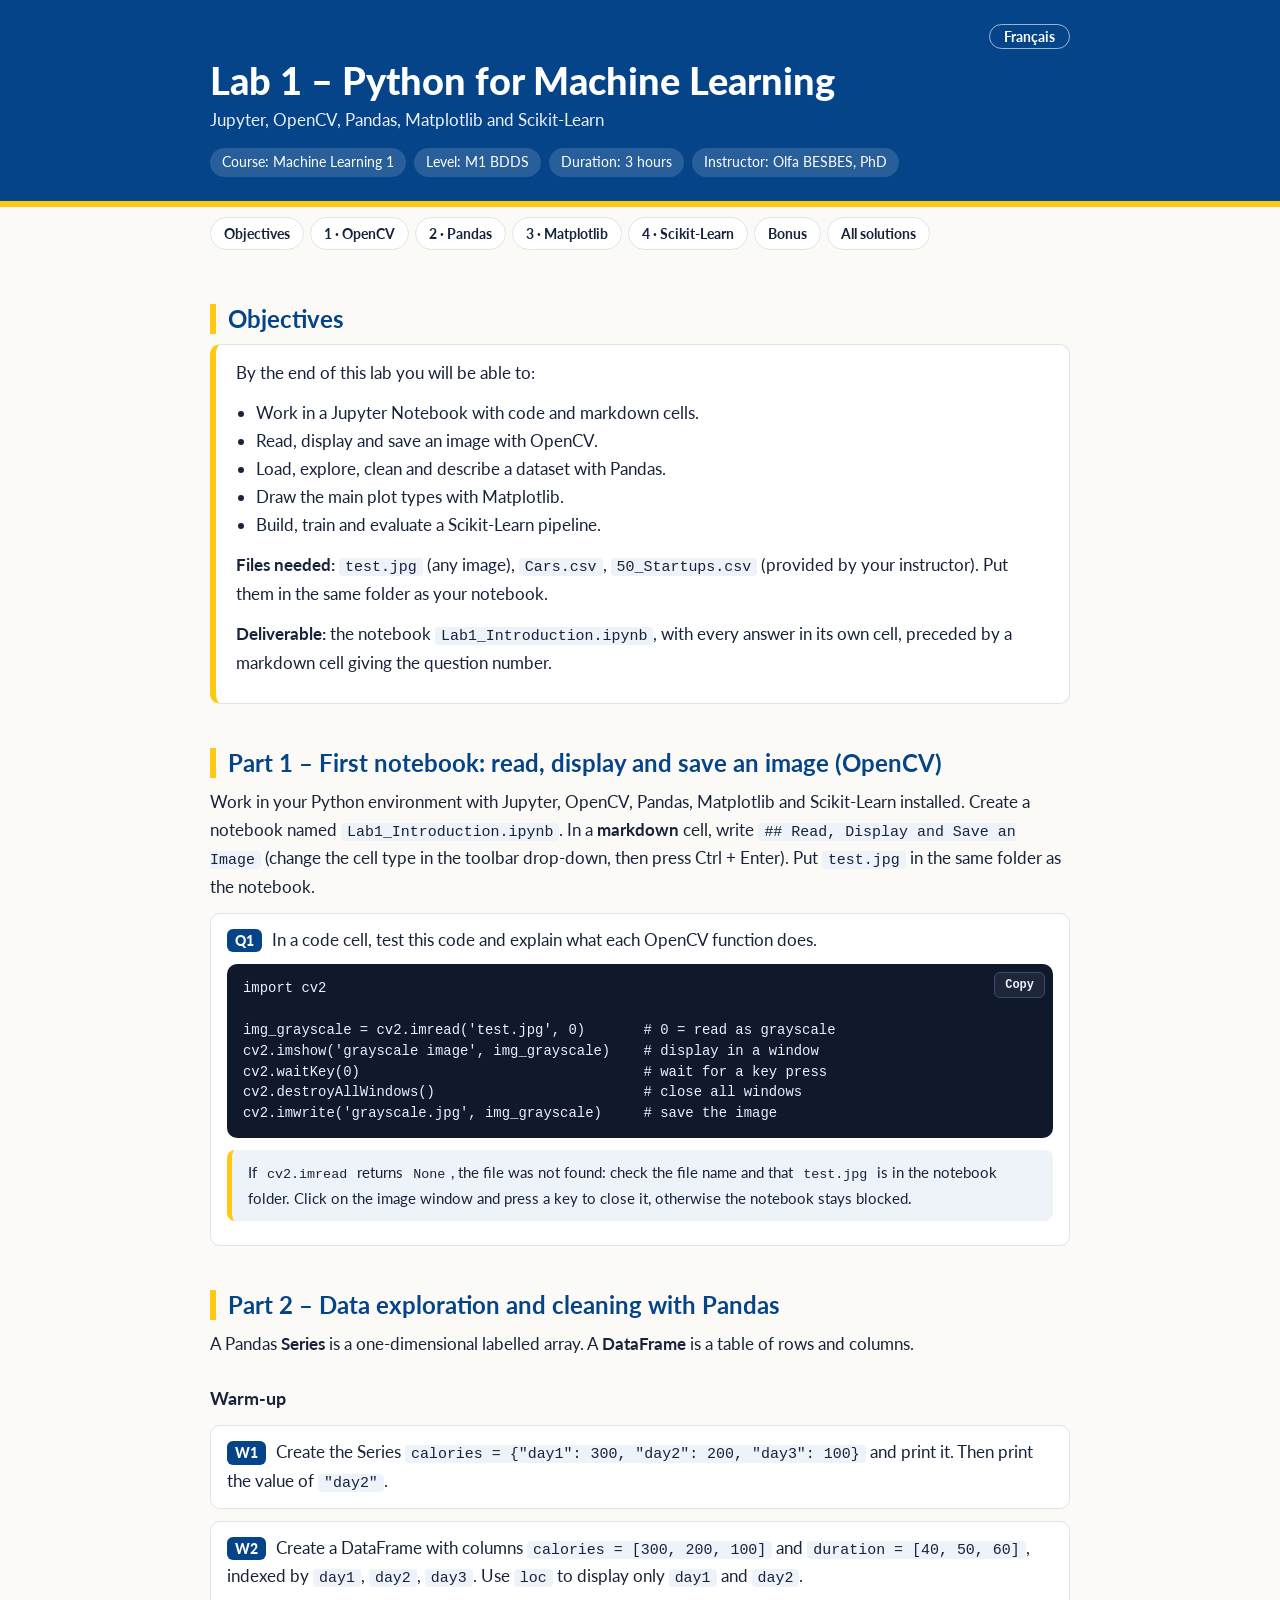
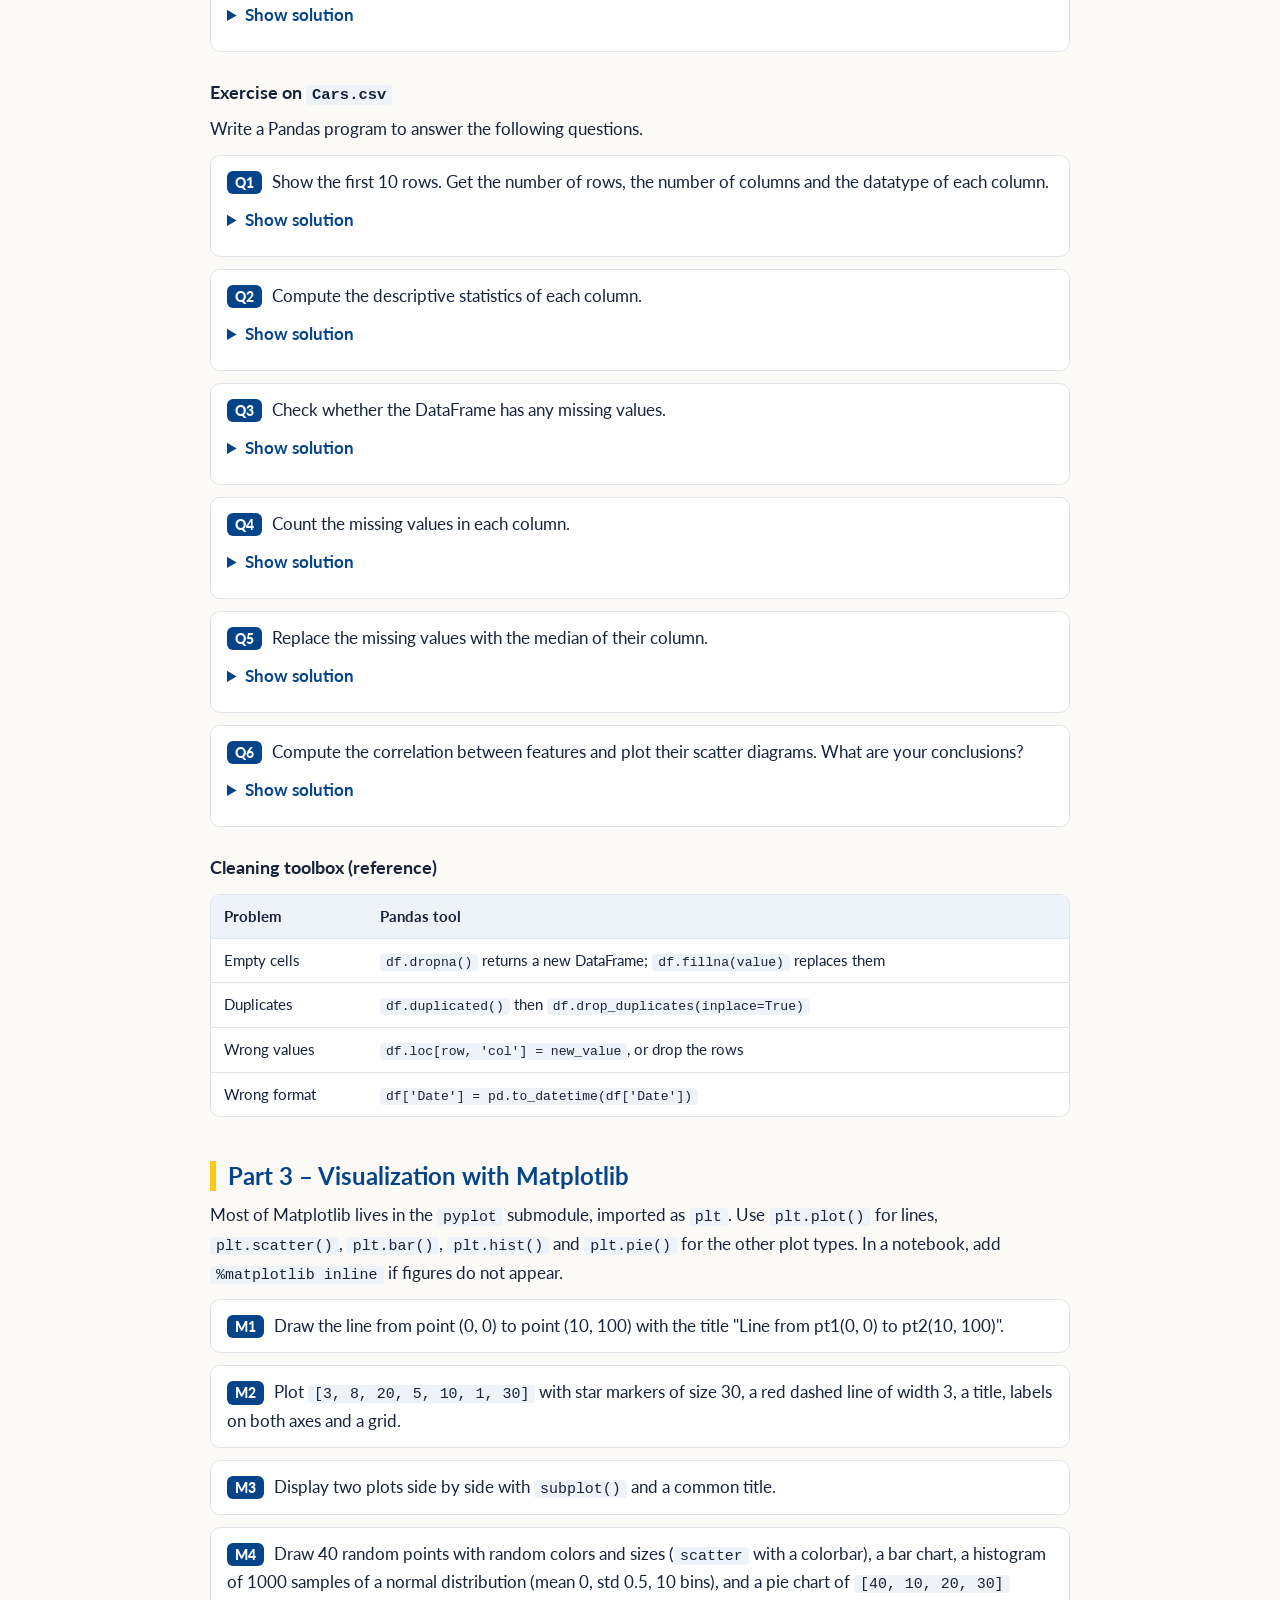
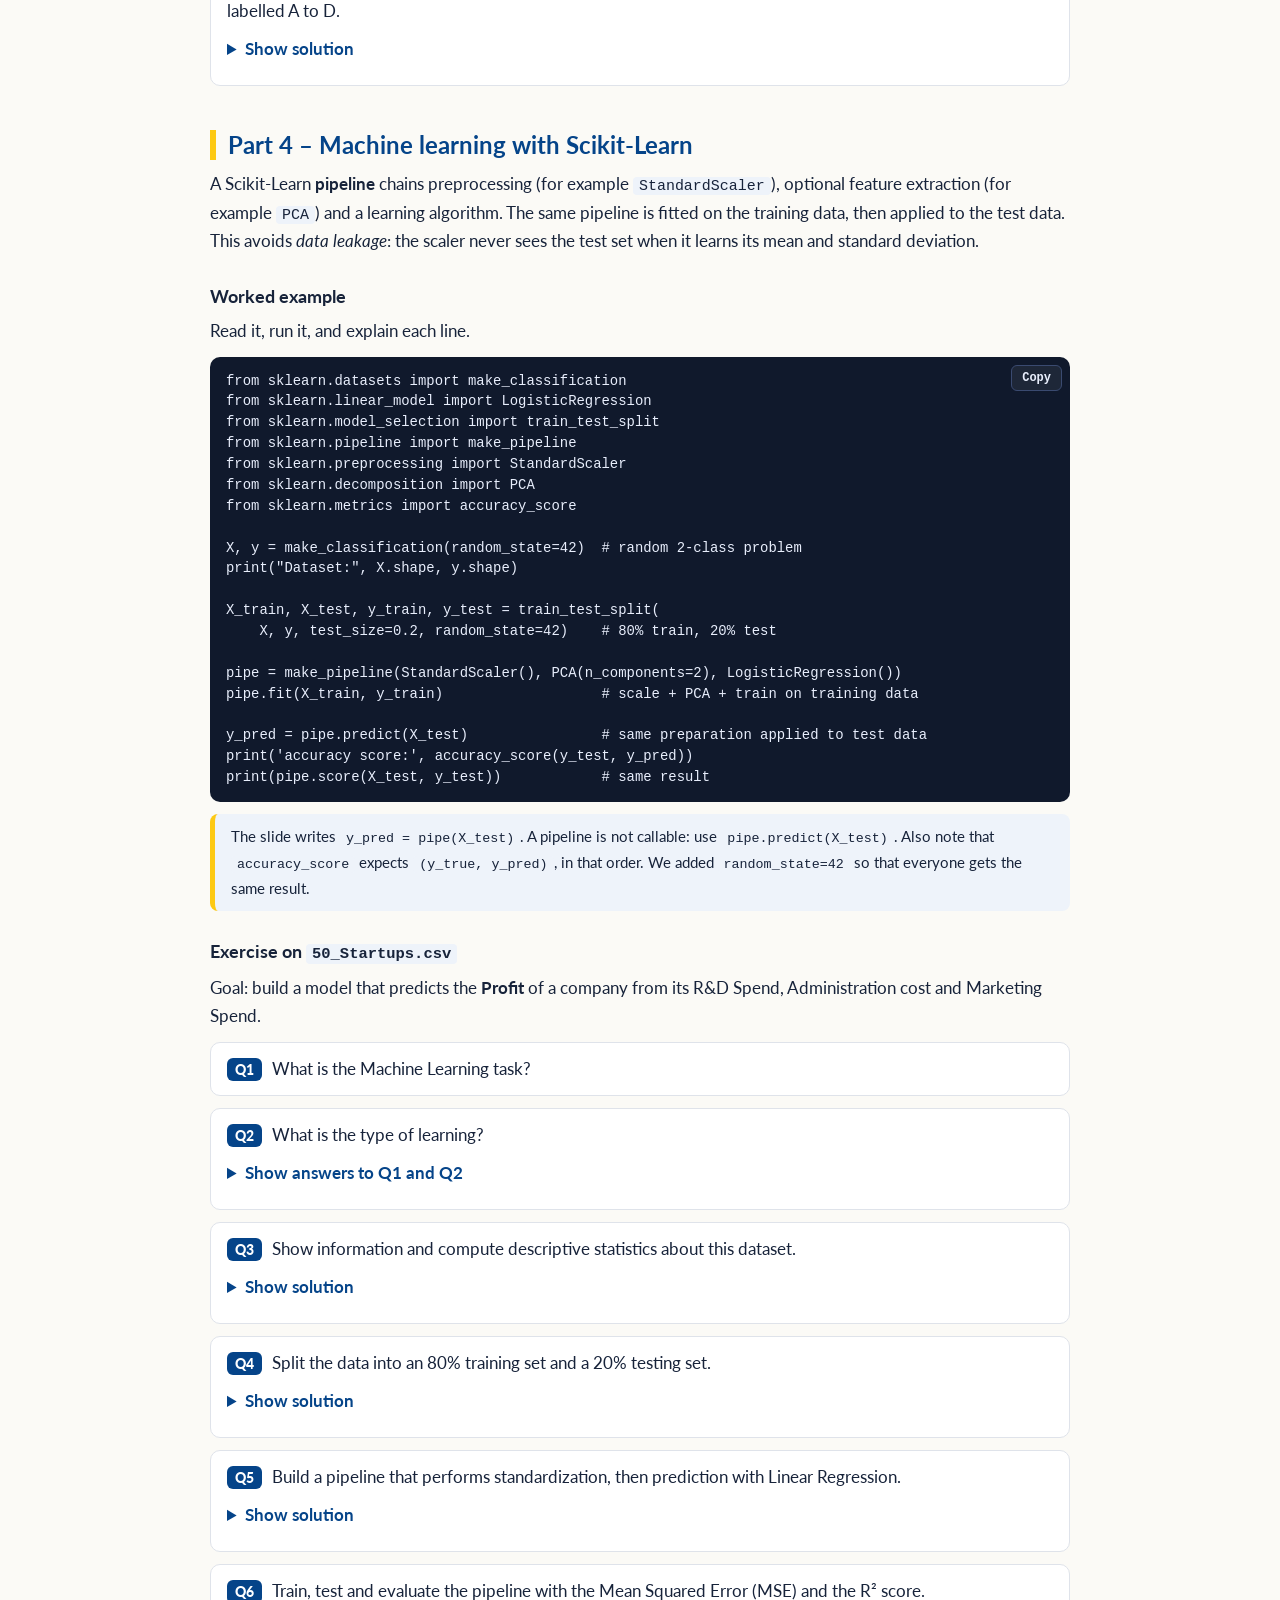
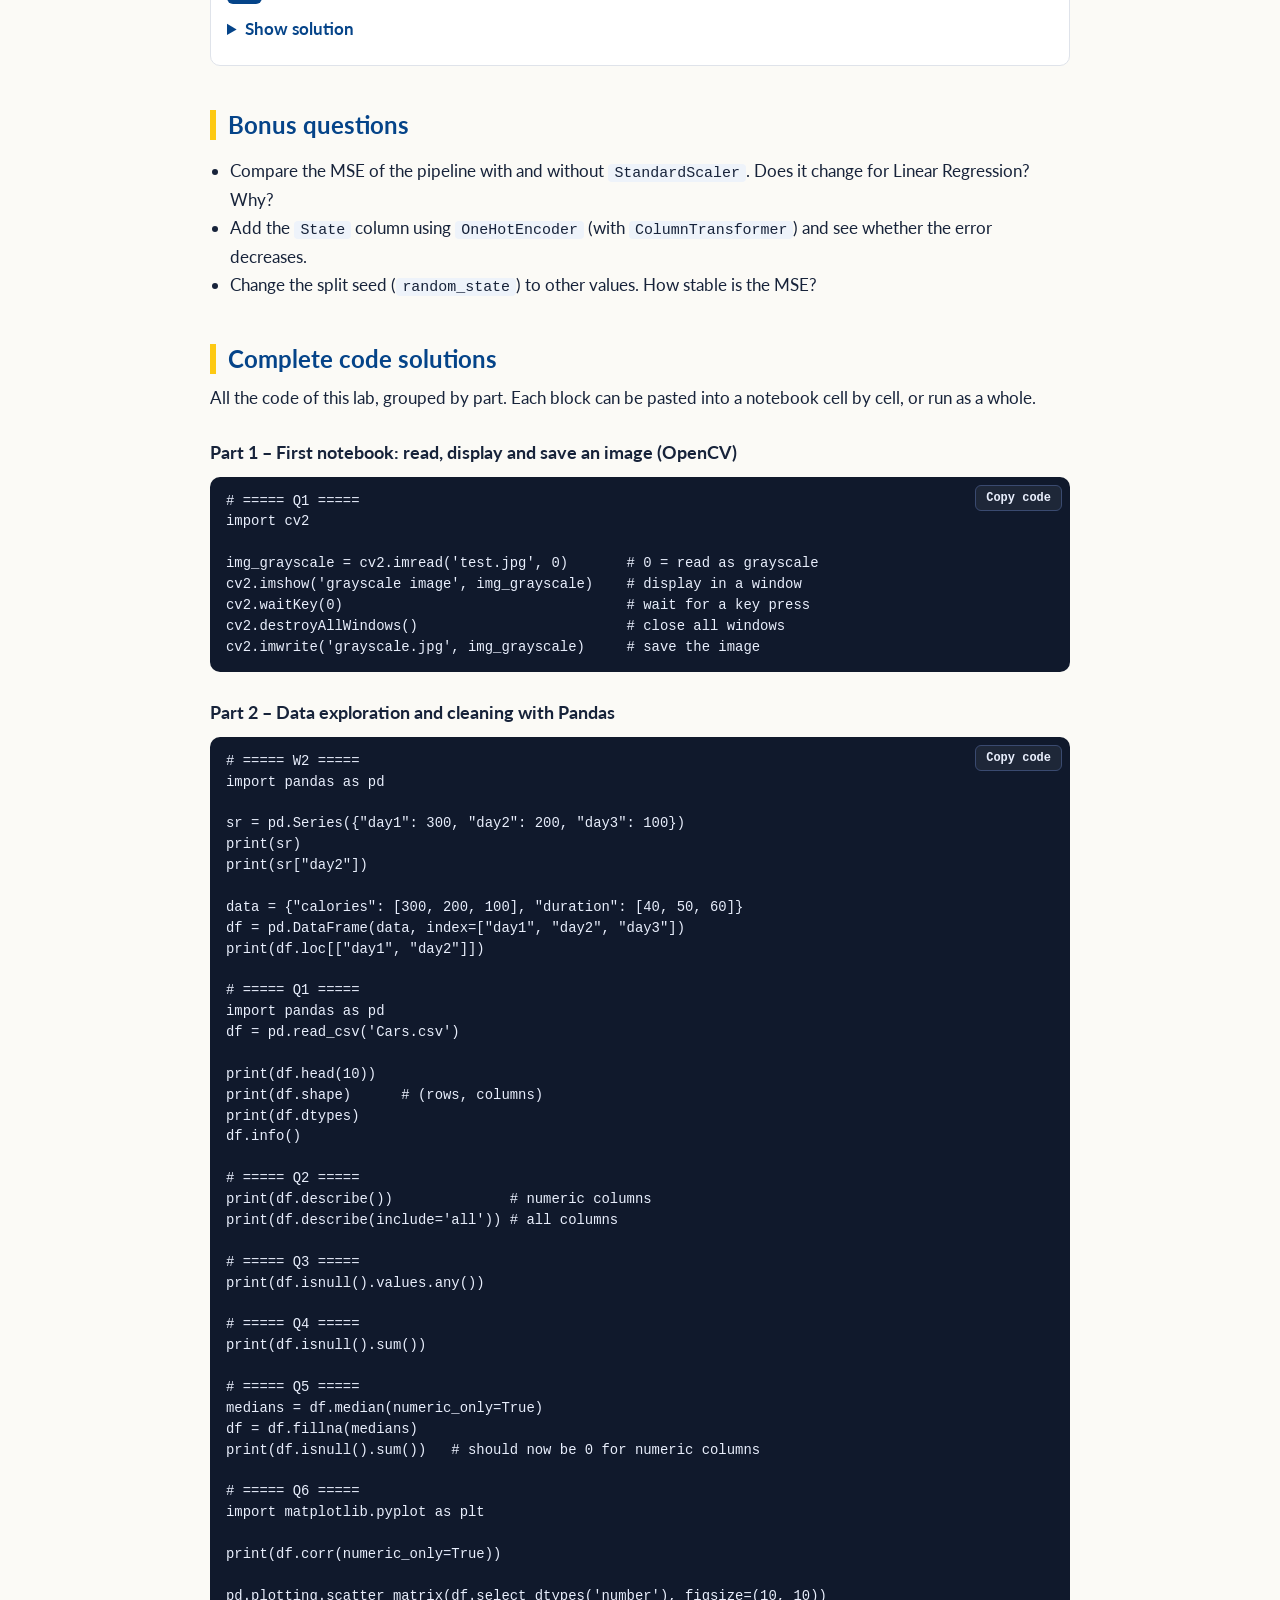
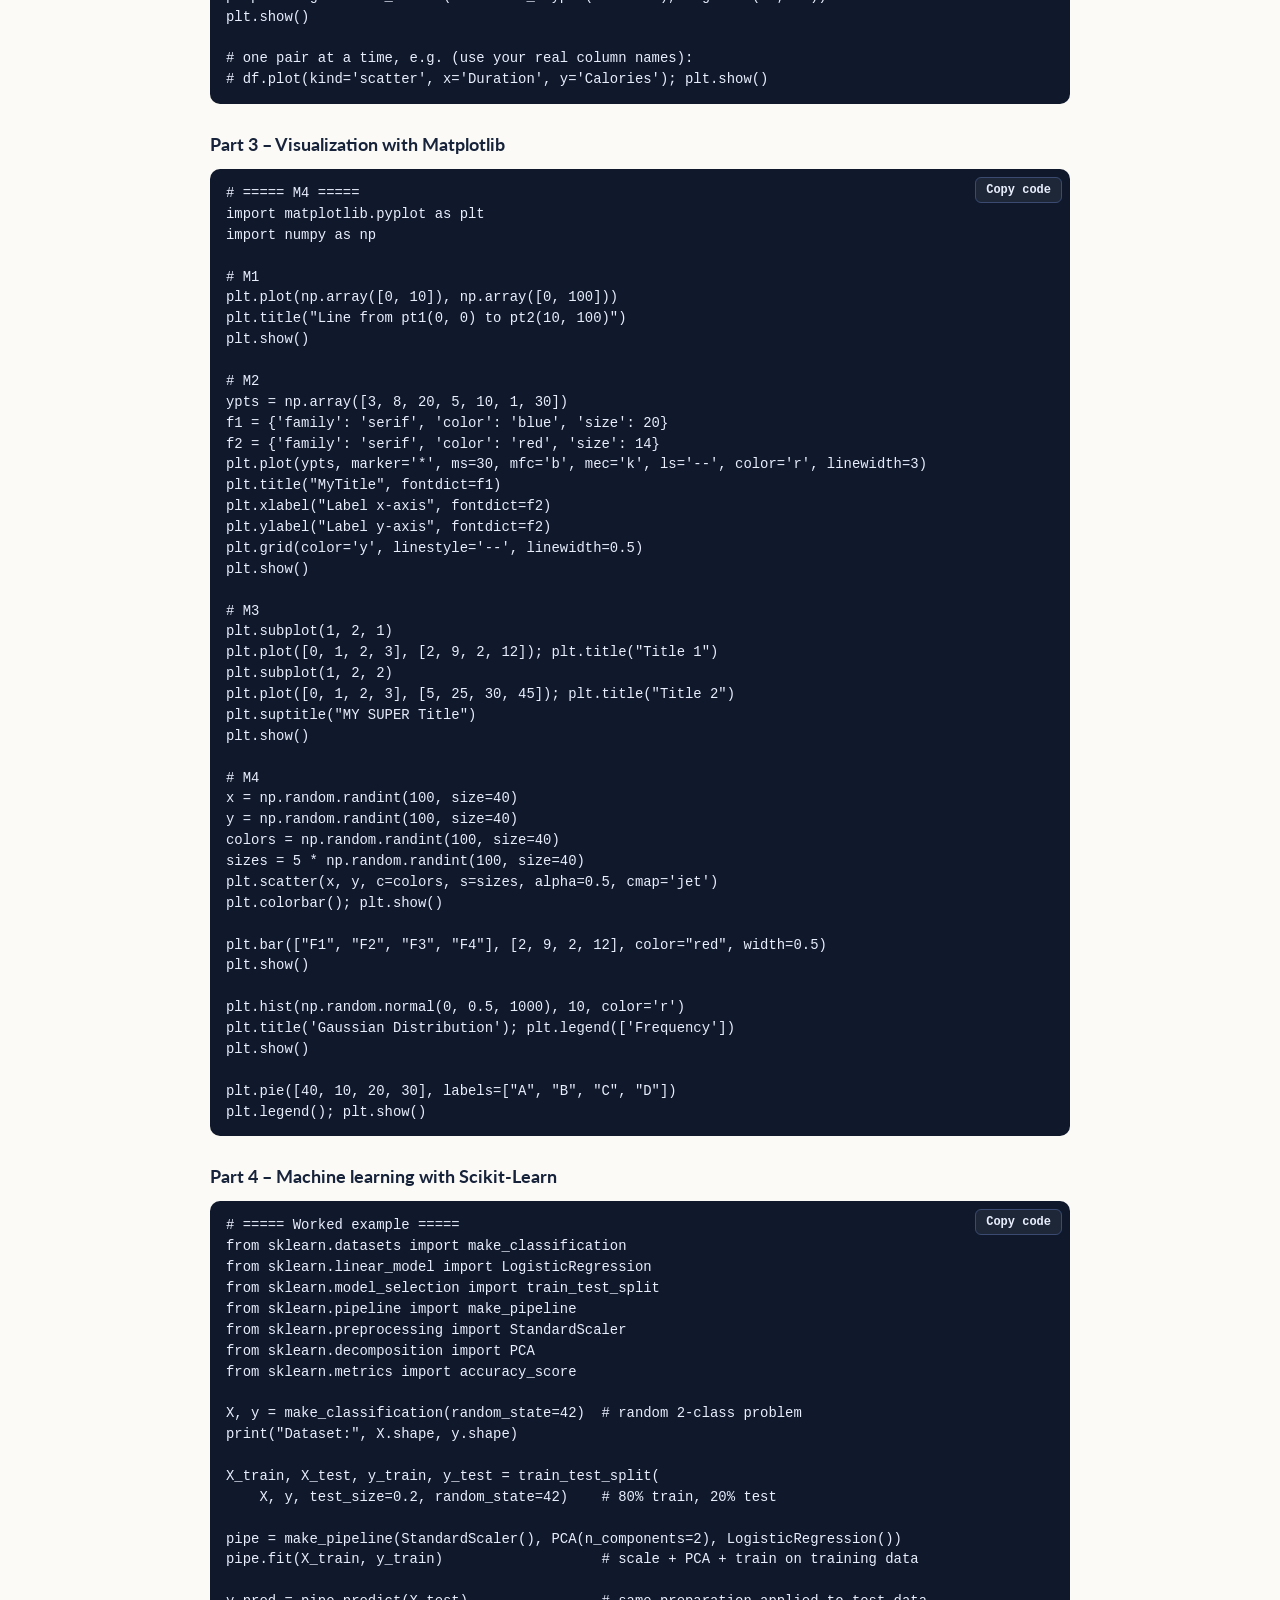
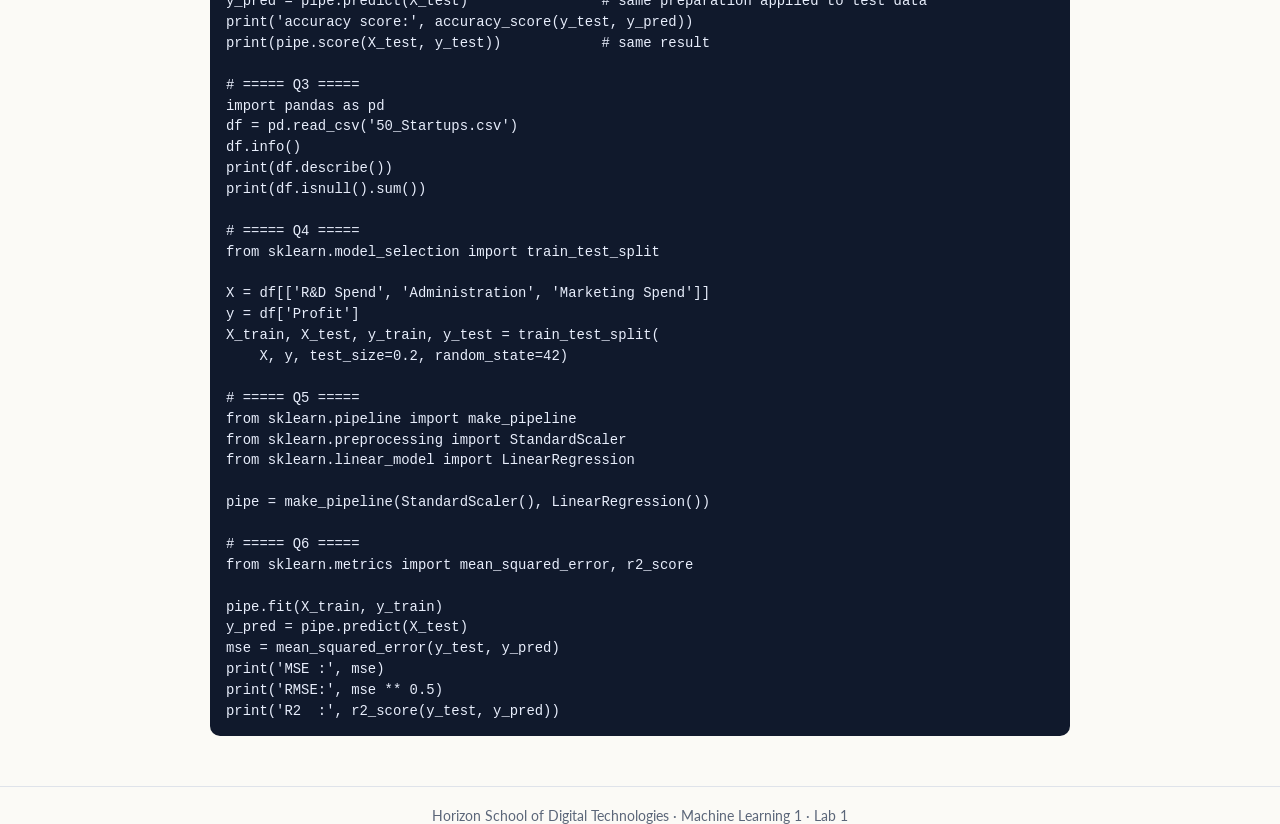
<file: lab1_en.html>
<!DOCTYPE html>
<html lang="en">
<head>
<meta charset="utf-8">
<meta name="viewport" content="width=device-width, initial-scale=1, viewport-fit=cover">
<title>Lab 1 – Python for Machine Learning</title>
<link href="https://fonts.googleapis.com/css2?family=Lato:wght@400;700;900&display=swap" rel="stylesheet">
<style>
:root{--bg:#fbfaf6;--ink:#17233a;--muted:#5b6679;--blue:#054489;--yellow:#fdc913;--line:#dfe3ea;--surface:#fff;--code:#10192c;--codeink:#e8eefc;--onblue:#fff;--tint:#eef3fa}
@media (prefers-color-scheme:dark){:root{--bg:#0d1526;--ink:#e8eefc;--muted:#9aa8c4;--blue:#7fb2ff;--line:#26365a;--surface:#14203a;--code:#08101f;--onblue:#0d1526;--tint:#162543}}
*{box-sizing:border-box}
html{scroll-behavior:smooth}[id]{scroll-margin-top:64px}
body{margin:0;background:var(--bg);color:var(--ink);font:400 17px/1.65 Lato,system-ui,-apple-system,"Segoe UI",sans-serif;padding-bottom:env(safe-area-inset-bottom)}
.wrap{max-width:900px;margin:0 auto;padding:0 20px}
header{background:#054489;color:#fff;padding:max(22px,env(safe-area-inset-top)) 0 24px;border-bottom:6px solid var(--yellow)}
header h1{margin:8px 0 4px;font-size:clamp(1.7rem,5vw,2.4rem);line-height:1.15;font-weight:900}
header p{margin:0 0 14px;opacity:.92}
.lang{text-align:right}
.lang a{color:#fff;font-weight:700;text-decoration:none;border:1.5px solid rgba(255,255,255,.6);padding:3px 14px;border-radius:999px;font-size:.88rem}
.lang a:hover{background:rgba(255,255,255,.15)}
.meta{display:flex;flex-wrap:wrap;gap:8px}
.meta span{background:rgba(255,255,255,.14);padding:3px 12px;border-radius:999px;font-size:.85rem}
.toc{position:sticky;top:0;z-index:5;display:flex;gap:6px;flex-wrap:wrap;padding:10px 0;margin-bottom:6px;background:color-mix(in srgb,var(--bg) 92%,transparent);backdrop-filter:blur(6px)}
.toc a{color:var(--ink);text-decoration:none;font-weight:700;font-size:.88rem;padding:4px 13px;border-radius:999px;border:1.5px solid var(--line);background:var(--surface)}
.toc a:hover,.toc a:focus-visible{border-color:var(--blue);color:var(--blue)}
h2{font-size:1.5rem;line-height:1.25;margin:44px 0 10px;color:var(--blue);border-left:6px solid var(--yellow);padding-left:12px}
h3{font-size:1.1rem;margin:26px 0 6px}
p{margin:0 0 12px}
code{font-family:ui-monospace,Menlo,Consolas,monospace;font-size:.88em;background:var(--tint);padding:1px 6px;border-radius:4px}
.goal{background:var(--surface);border:1px solid var(--line);border-left:6px solid var(--yellow);border-radius:10px;padding:14px 20px}
.goal ul{margin:6px 0 12px;padding-left:1.2em}
.task{background:var(--surface);border:1px solid var(--line);border-radius:10px;padding:12px 16px;margin:12px 0}
.q{display:inline-block;min-width:34px;text-align:center;background:var(--blue);color:var(--onblue);font-weight:900;font-size:.88rem;border-radius:6px;padding:0 8px;margin-right:10px}
details{margin:8px 0}
summary{cursor:pointer;font-weight:700;color:var(--blue);padding:2px 0}
summary:focus-visible,.toc a:focus-visible,.cp:focus-visible{outline:3px solid var(--yellow);outline-offset:2px}
pre{position:relative;background:var(--code);color:var(--codeink);border-radius:10px;padding:14px 16px;overflow-x:auto;font-size:.87rem;line-height:1.5;margin:10px 0}
pre code{background:none;padding:0;font-size:inherit;color:inherit}
.cp{position:absolute;top:8px;right:8px;font:inherit;font-size:.75rem;font-weight:700;padding:3px 10px;border-radius:6px;border:1px solid #3a4a70;background:rgba(255,255,255,.06);color:var(--codeink);cursor:pointer}
.note{background:var(--tint);border-left:5px solid var(--yellow);border-radius:8px;padding:10px 16px;margin:12px 0;font-size:.95rem}
.scroll{overflow-x:auto;border:1px solid var(--line);border-radius:10px;background:var(--surface);margin:12px 0}
table{border-collapse:collapse;width:100%;font-size:.93rem}
th,td{text-align:left;padding:9px 13px;border-bottom:1px solid var(--line);vertical-align:top}
tr:last-child td{border-bottom:0}
th{background:var(--tint)}
ul{padding-left:1.2em}
footer{margin-top:50px;padding:18px 20px;border-top:1px solid var(--line);color:var(--muted);font-size:.85rem;text-align:center}
@media (prefers-reduced-motion:reduce){html{scroll-behavior:auto}}
@media print{.toc,.cp,.lang{display:none}details{display:block}}
</style>
</head>
<body>
<header><div class="wrap">
<div class="lang"><a href="lab1_fr.html" hreflang="fr">Français</a></div>
<h1>Lab 1 – Python for Machine Learning</h1>
<p>Jupyter, OpenCV, Pandas, Matplotlib and Scikit-Learn</p>
<div class="meta"><span>Course: Machine Learning 1</span><span>Level: M1 BDDS</span><span>Duration: 3 hours</span><span>Instructor: Olfa BESBES, PhD</span></div>
</div></header>

<main><div class="wrap">
<nav class="toc" aria-label="Contents"><a href="#goals">Objectives</a><a href="#p1">1 · OpenCV</a><a href="#p2">2 · Pandas</a><a href="#p3">3 · Matplotlib</a><a href="#p4">4 · Scikit-Learn</a><a href="#bonus">Bonus</a><a href="#solutions">All solutions</a></nav>

<h2 id="goals">Objectives</h2>
<div class="goal">
<p>By the end of this lab you will be able to:</p>
<ul>
<li>Work in a Jupyter Notebook with code and markdown cells.</li>
<li>Read, display and save an image with OpenCV.</li>
<li>Load, explore, clean and describe a dataset with Pandas.</li>
<li>Draw the main plot types with Matplotlib.</li>
<li>Build, train and evaluate a Scikit-Learn pipeline.</li>
</ul>
<p><b>Files needed:</b> <code>test.jpg</code> (any image), <code>Cars.csv</code>, <code>50_Startups.csv</code> (provided by your instructor). Put them in the same folder as your notebook.</p>
<p><b>Deliverable:</b> the notebook <code>Lab1_Introduction.ipynb</code>, with every answer in its own cell, preceded by a markdown cell giving the question number.</p>
</div>

<h2 id="p1">Part 1 – First notebook: read, display and save an image (OpenCV)</h2>
<p>Work in your Python environment with Jupyter, OpenCV, Pandas, Matplotlib and Scikit-Learn installed. Create a notebook named <code>Lab1_Introduction.ipynb</code>. In a <b>markdown</b> cell, write <code>## Read, Display and Save an Image</code> (change the cell type in the toolbar drop-down, then press Ctrl + Enter). Put <code>test.jpg</code> in the same folder as the notebook.</p>
<div class="task"><b class="q">Q1</b>In a code cell, test this code and explain what each OpenCV function does.
<pre class="sol"><code>import cv2

img_grayscale = cv2.imread('test.jpg', 0)       # 0 = read as grayscale
cv2.imshow('grayscale image', img_grayscale)    # display in a window
cv2.waitKey(0)                                  # wait for a key press
cv2.destroyAllWindows()                         # close all windows
cv2.imwrite('grayscale.jpg', img_grayscale)     # save the image</code></pre>
<div class="note">If <code>cv2.imread</code> returns <code>None</code>, the file was not found: check the file name and that <code>test.jpg</code> is in the notebook folder. Click on the image window and press a key to close it, otherwise the notebook stays blocked.</div></div>

<h2 id="p2">Part 2 – Data exploration and cleaning with Pandas</h2>
<p>A Pandas <b>Series</b> is a one-dimensional labelled array. A <b>DataFrame</b> is a table of rows and columns.</p>

<h3>Warm-up</h3>
<div class="task"><b class="q">W1</b>Create the Series <code>calories = {"day1": 300, "day2": 200, "day3": 100}</code> and print it. Then print the value of <code>"day2"</code>.</div>
<div class="task"><b class="q">W2</b>Create a DataFrame with columns <code>calories = [300, 200, 100]</code> and <code>duration = [40, 50, 60]</code>, indexed by <code>day1</code>, <code>day2</code>, <code>day3</code>. Use <code>loc</code> to display only <code>day1</code> and <code>day2</code>.
<details><summary>Show solution</summary><pre><code>import pandas as pd

sr = pd.Series({"day1": 300, "day2": 200, "day3": 100})
print(sr)
print(sr["day2"])

data = {"calories": [300, 200, 100], "duration": [40, 50, 60]}
df = pd.DataFrame(data, index=["day1", "day2", "day3"])
print(df.loc[["day1", "day2"]])</code></pre></details></div>

<h3>Exercise on <code>Cars.csv</code></h3>
<p>Write a Pandas program to answer the following questions.</p>
<div class="task"><b class="q">Q1</b>Show the first 10 rows. Get the number of rows, the number of columns and the datatype of each column.
<details><summary>Show solution</summary><pre><code>import pandas as pd
df = pd.read_csv('Cars.csv')

print(df.head(10))
print(df.shape)      # (rows, columns)
print(df.dtypes)
df.info()</code></pre></details></div>
<div class="task"><b class="q">Q2</b>Compute the descriptive statistics of each column.
<details><summary>Show solution</summary><pre><code>print(df.describe())              # numeric columns
print(df.describe(include='all')) # all columns</code></pre></details></div>
<div class="task"><b class="q">Q3</b>Check whether the DataFrame has any missing values.
<details><summary>Show solution</summary><pre><code>print(df.isnull().values.any())</code></pre></details></div>
<div class="task"><b class="q">Q4</b>Count the missing values in each column.
<details><summary>Show solution</summary><pre><code>print(df.isnull().sum())</code></pre></details></div>
<div class="task"><b class="q">Q5</b>Replace the missing values with the median of their column.
<details><summary>Show solution</summary><pre><code>medians = df.median(numeric_only=True)
df = df.fillna(medians)
print(df.isnull().sum())   # should now be 0 for numeric columns</code></pre>
<p>The median only exists for numeric columns. Decide how to handle text columns (for example with the most frequent value, <code>df[col].mode()[0]</code>).</p></details></div>
<div class="task"><b class="q">Q6</b>Compute the correlation between features and plot their scatter diagrams. What are your conclusions?
<details><summary>Show solution</summary><pre><code>import matplotlib.pyplot as plt

print(df.corr(numeric_only=True))

pd.plotting.scatter_matrix(df.select_dtypes('number'), figsize=(10, 10))
plt.show()

# one pair at a time, e.g. (use your real column names):
# df.plot(kind='scatter', x='Duration', y='Calories'); plt.show()</code></pre>
<p>Guide for your conclusions: a coefficient close to +1 or -1 means a strong linear relationship; close to 0 means little or no linear relationship. Look for pairs of features that are almost redundant, and for features strongly related to the one you may want to predict. Correlation does not imply causation.</p></details></div>

<h3>Cleaning toolbox (reference)</h3>
<div class="scroll"><table>
<tr><th>Problem</th><th>Pandas tool</th></tr>
<tr><td>Empty cells</td><td><code>df.dropna()</code> returns a new DataFrame; <code>df.fillna(value)</code> replaces them</td></tr>
<tr><td>Duplicates</td><td><code>df.duplicated()</code> then <code>df.drop_duplicates(inplace=True)</code></td></tr>
<tr><td>Wrong values</td><td><code>df.loc[row, 'col'] = new_value</code>, or drop the rows</td></tr>
<tr><td>Wrong format</td><td><code>df['Date'] = pd.to_datetime(df['Date'])</code></td></tr>
</table></div>

<h2 id="p3">Part 3 – Visualization with Matplotlib</h2>
<p>Most of Matplotlib lives in the <code>pyplot</code> submodule, imported as <code>plt</code>. Use <code>plt.plot()</code> for lines, <code>plt.scatter()</code>, <code>plt.bar()</code>, <code>plt.hist()</code> and <code>plt.pie()</code> for the other plot types. In a notebook, add <code>%matplotlib inline</code> if figures do not appear.</p>

<div class="task"><b class="q">M1</b>Draw the line from point (0, 0) to point (10, 100) with the title "Line from pt1(0, 0) to pt2(10, 100)".</div>
<div class="task"><b class="q">M2</b>Plot <code>[3, 8, 20, 5, 10, 1, 30]</code> with star markers of size 30, a red dashed line of width 3, a title, labels on both axes and a grid.</div>
<div class="task"><b class="q">M3</b>Display two plots side by side with <code>subplot()</code> and a common title.</div>
<div class="task"><b class="q">M4</b>Draw 40 random points with random colors and sizes (<code>scatter</code> with a colorbar), a bar chart, a histogram of 1000 samples of a normal distribution (mean 0, std 0.5, 10 bins), and a pie chart of <code>[40, 10, 20, 30]</code> labelled A to D.
<details><summary>Show solution</summary><pre><code>import matplotlib.pyplot as plt
import numpy as np

# M1
plt.plot(np.array([0, 10]), np.array([0, 100]))
plt.title("Line from pt1(0, 0) to pt2(10, 100)")
plt.show()

# M2
ypts = np.array([3, 8, 20, 5, 10, 1, 30])
f1 = {'family': 'serif', 'color': 'blue', 'size': 20}
f2 = {'family': 'serif', 'color': 'red', 'size': 14}
plt.plot(ypts, marker='*', ms=30, mfc='b', mec='k', ls='--', color='r', linewidth=3)
plt.title("MyTitle", fontdict=f1)
plt.xlabel("Label x-axis", fontdict=f2)
plt.ylabel("Label y-axis", fontdict=f2)
plt.grid(color='y', linestyle='--', linewidth=0.5)
plt.show()

# M3
plt.subplot(1, 2, 1)
plt.plot([0, 1, 2, 3], [2, 9, 2, 12]); plt.title("Title 1")
plt.subplot(1, 2, 2)
plt.plot([0, 1, 2, 3], [5, 25, 30, 45]); plt.title("Title 2")
plt.suptitle("MY SUPER Title")
plt.show()

# M4
x = np.random.randint(100, size=40)
y = np.random.randint(100, size=40)
colors = np.random.randint(100, size=40)
sizes = 5 * np.random.randint(100, size=40)
plt.scatter(x, y, c=colors, s=sizes, alpha=0.5, cmap='jet')
plt.colorbar(); plt.show()

plt.bar(["F1", "F2", "F3", "F4"], [2, 9, 2, 12], color="red", width=0.5)
plt.show()

plt.hist(np.random.normal(0, 0.5, 1000), 10, color='r')
plt.title('Gaussian Distribution'); plt.legend(['Frequency'])
plt.show()

plt.pie([40, 10, 20, 30], labels=["A", "B", "C", "D"])
plt.legend(); plt.show()</code></pre></details></div>

<h2 id="p4">Part 4 – Machine learning with Scikit-Learn</h2>
<p>A Scikit-Learn <b>pipeline</b> chains preprocessing (for example <code>StandardScaler</code>), optional feature extraction (for example <code>PCA</code>) and a learning algorithm. The same pipeline is fitted on the training data, then applied to the test data. This avoids <em>data leakage</em>: the scaler never sees the test set when it learns its mean and standard deviation.</p>

<h3>Worked example</h3>
<p>Read it, run it, and explain each line.</p>
<pre class="sol" data-label="Worked example"><code>from sklearn.datasets import make_classification
from sklearn.linear_model import LogisticRegression
from sklearn.model_selection import train_test_split
from sklearn.pipeline import make_pipeline
from sklearn.preprocessing import StandardScaler
from sklearn.decomposition import PCA
from sklearn.metrics import accuracy_score

X, y = make_classification(random_state=42)  # random 2-class problem
print("Dataset:", X.shape, y.shape)

X_train, X_test, y_train, y_test = train_test_split(
    X, y, test_size=0.2, random_state=42)    # 80% train, 20% test

pipe = make_pipeline(StandardScaler(), PCA(n_components=2), LogisticRegression())
pipe.fit(X_train, y_train)                   # scale + PCA + train on training data

y_pred = pipe.predict(X_test)                # same preparation applied to test data
print('accuracy score:', accuracy_score(y_test, y_pred))
print(pipe.score(X_test, y_test))            # same result</code></pre>
<div class="note">The slide writes <code>y_pred = pipe(X_test)</code>. A pipeline is not callable: use <code>pipe.predict(X_test)</code>. Also note that <code>accuracy_score</code> expects <code>(y_true, y_pred)</code>, in that order. We added <code>random_state=42</code> so that everyone gets the same result.</div>

<h3>Exercise on <code>50_Startups.csv</code></h3>
<p>Goal: build a model that predicts the <b>Profit</b> of a company from its R&amp;D Spend, Administration cost and Marketing Spend.</p>
<div class="task"><b class="q">Q1</b>What is the Machine Learning task?</div>
<div class="task"><b class="q">Q2</b>What is the type of learning?
<details><summary>Show answers to Q1 and Q2</summary><p>Q1: <b>Regression</b>, because the target (Profit) is a continuous numeric value.</p><p>Q2: <b>Supervised learning</b>, because each training example comes with its known target value (label).</p></details></div>
<div class="task"><b class="q">Q3</b>Show information and compute descriptive statistics about this dataset.
<details><summary>Show solution</summary><pre><code>import pandas as pd
df = pd.read_csv('50_Startups.csv')
df.info()
print(df.describe())
print(df.isnull().sum())</code></pre></details></div>
<div class="task"><b class="q">Q4</b>Split the data into an 80% training set and a 20% testing set.
<details><summary>Show solution</summary><pre><code>from sklearn.model_selection import train_test_split

X = df[['R&amp;D Spend', 'Administration', 'Marketing Spend']]
y = df['Profit']
X_train, X_test, y_train, y_test = train_test_split(
    X, y, test_size=0.2, random_state=42)</code></pre>
<p>Check the exact column names with <code>df.columns</code>. The column <code>State</code> is categorical and is not used here.</p></details></div>
<div class="task"><b class="q">Q5</b>Build a pipeline that performs standardization, then prediction with Linear Regression.
<details><summary>Show solution</summary><pre><code>from sklearn.pipeline import make_pipeline
from sklearn.preprocessing import StandardScaler
from sklearn.linear_model import LinearRegression

pipe = make_pipeline(StandardScaler(), LinearRegression())</code></pre></details></div>
<div class="task"><b class="q">Q6</b>Train, test and evaluate the pipeline with the Mean Squared Error (MSE) and the R² score.
<details><summary>Show solution</summary><pre><code>from sklearn.metrics import mean_squared_error, r2_score

pipe.fit(X_train, y_train)
y_pred = pipe.predict(X_test)
mse = mean_squared_error(y_test, y_pred)
print('MSE :', mse)
print('RMSE:', mse ** 0.5)
print('R2  :', r2_score(y_test, y_pred))</code></pre></details></div>

<h2 id="bonus">Bonus questions</h2>
<ul>
<li>Compare the MSE of the pipeline with and without <code>StandardScaler</code>. Does it change for Linear Regression? Why?</li>
<li>Add the <code>State</code> column using <code>OneHotEncoder</code> (with <code>ColumnTransformer</code>) and see whether the error decreases.</li>
<li>Change the split seed (<code>random_state</code>) to other values. How stable is the MSE?</li>
</ul>

<h2 id="solutions">Complete code solutions</h2>
<p>All the code of this lab, grouped by part. Each block can be pasted into a notebook cell by cell, or run as a whole.</p>
<div id="allsol"></div>
<noscript><p>Enable JavaScript to display the complete solutions, or open the "Show solution" toggles above.</p></noscript>

</div></main>
<footer>Horizon School of Digital Technologies · Machine Learning 1 · Lab 1</footer>
<script>
(function(){
  function copy(text,btn,label){
    var done=function(){btn.textContent='Copied';setTimeout(function(){btn.textContent=label},1500)};
    if(navigator.clipboard&&navigator.clipboard.writeText){navigator.clipboard.writeText(text).then(done)}
    else{var a=document.createElement('textarea');a.value=text;document.body.appendChild(a);a.select();try{document.execCommand('copy');done()}catch(e){}a.remove()}
  }
  function copyBtn(pre,label){
    var b=document.createElement('button');b.type='button';b.className='cp';b.textContent=label;
    b.onclick=function(){copy(pre.querySelector('code').textContent,b,label)};pre.appendChild(b);
  }
  var root=document.querySelector('main .wrap'),target=document.getElementById('allsol');
  /* 1. complete solutions, grouped by part */
  if(target){
    var parts=[],cur=null;
    root.querySelectorAll('h2,pre').forEach(function(el){
      if(el.tagName==='H2'){cur=/^Part/.test(el.textContent)?{title:el.textContent,blocks:[]}:null;if(cur)parts.push(cur);return}
      if(!cur||target.contains(el))return;
      if(!(el.classList.contains('sol')||el.closest('details')))return;
      var q=el.closest('.task'),qe=q&&q.querySelector('.q');
      var label=el.dataset.label||(qe&&qe.textContent.trim());
      if(label)cur.blocks.push('# ===== '+label+' =====\n'+el.querySelector('code').textContent.replace(/\s+$/,''));
    });
    parts.forEach(function(pt){
      if(!pt.blocks.length)return;
      var h=document.createElement('h3');h.textContent=pt.title;
      var pre=document.createElement('pre'),code=document.createElement('code');
      code.textContent=pt.blocks.join('\n\n');pre.appendChild(code);
      target.appendChild(h);target.appendChild(pre);copyBtn(pre,'Copy code');
    });
  }
  /* 2. copy button on the other code blocks */
  root.querySelectorAll('pre').forEach(function(pre){if(!pre.querySelector('.cp'))copyBtn(pre,'Copy')});
})();
</script>
</body>
</html>
</file>
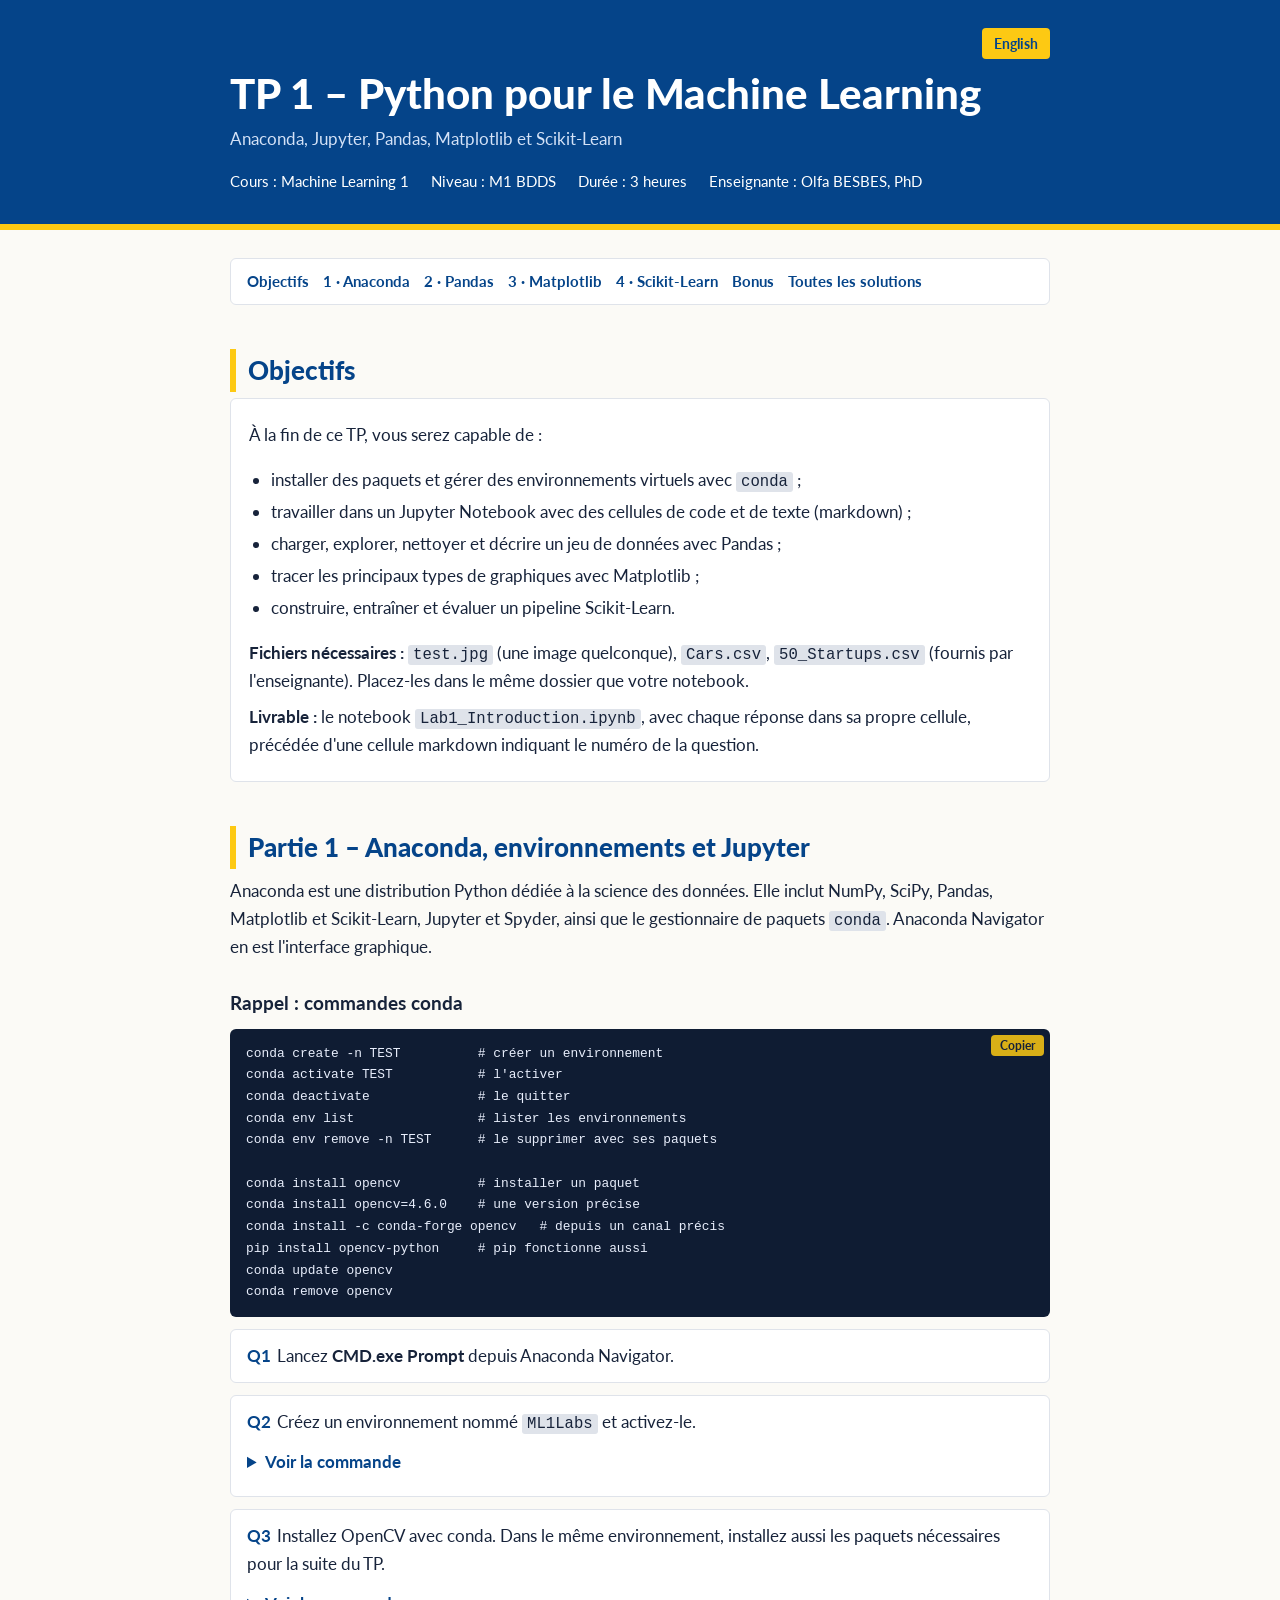
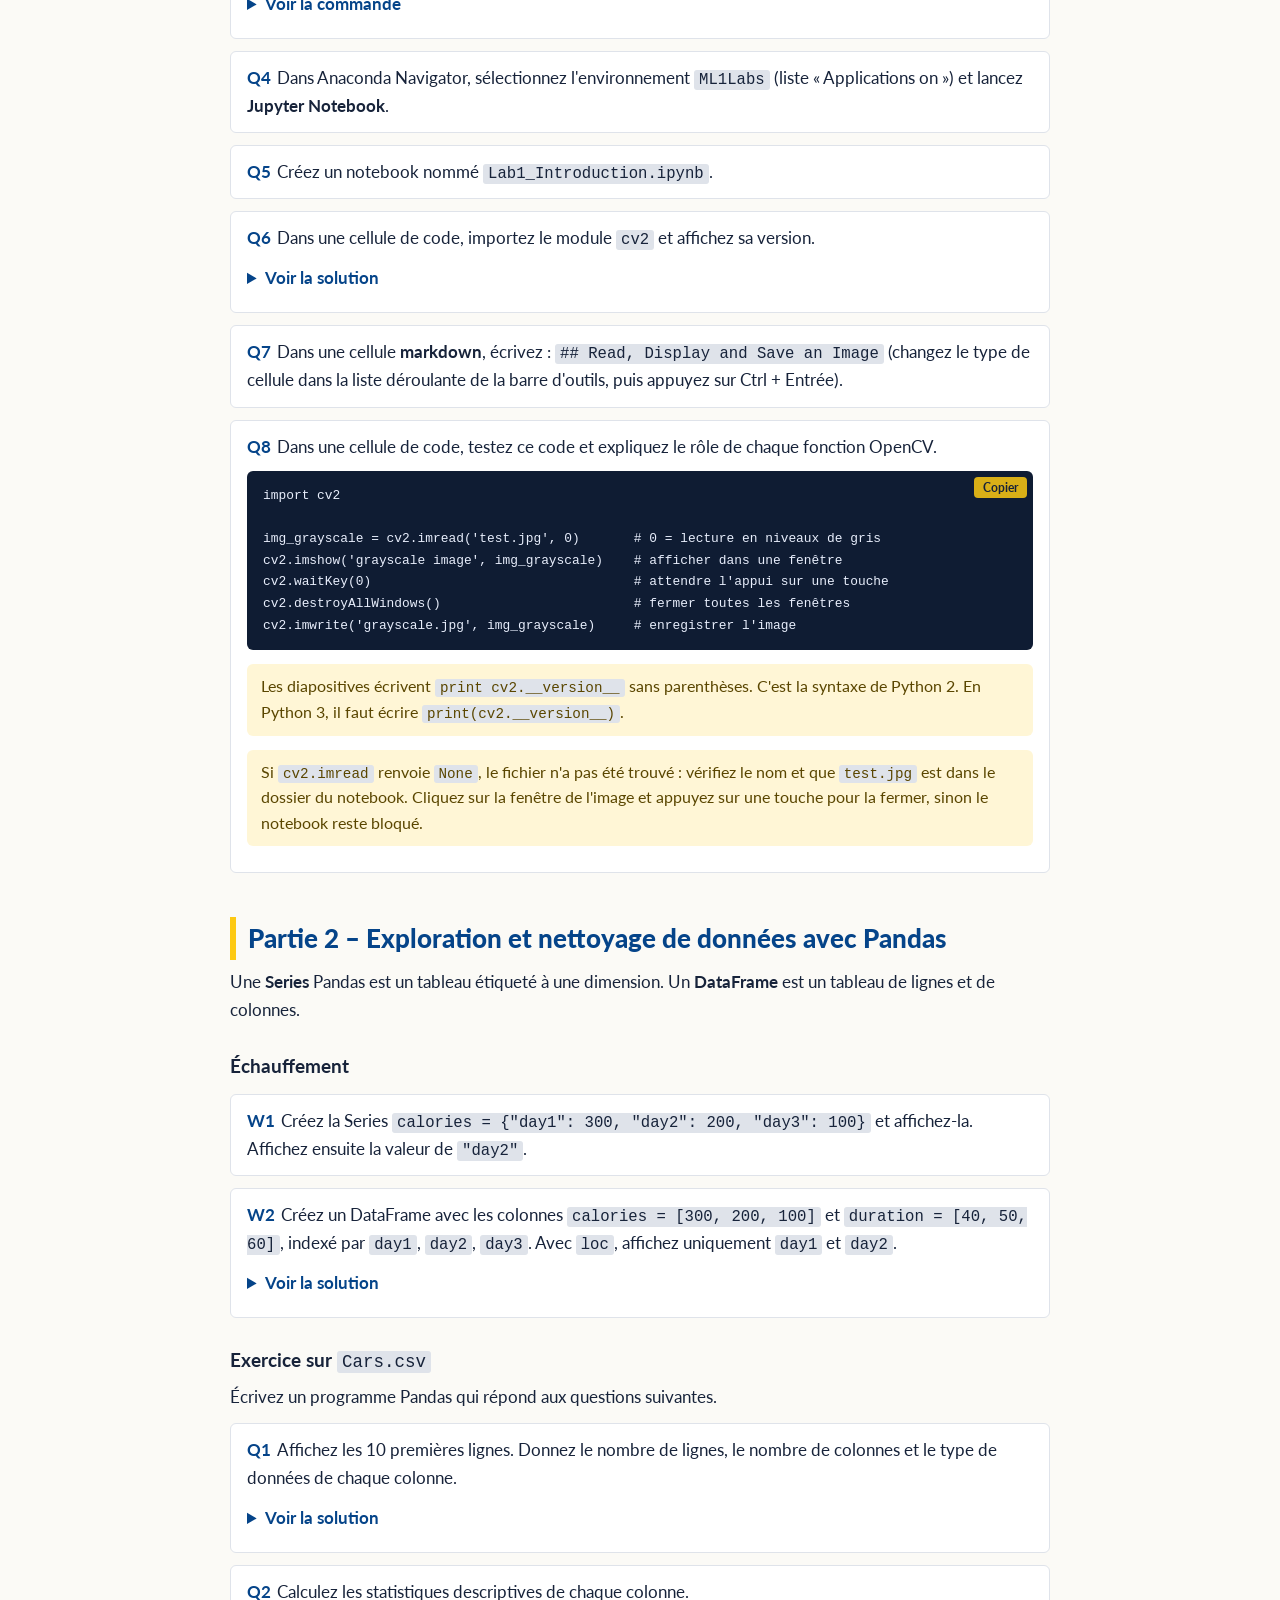
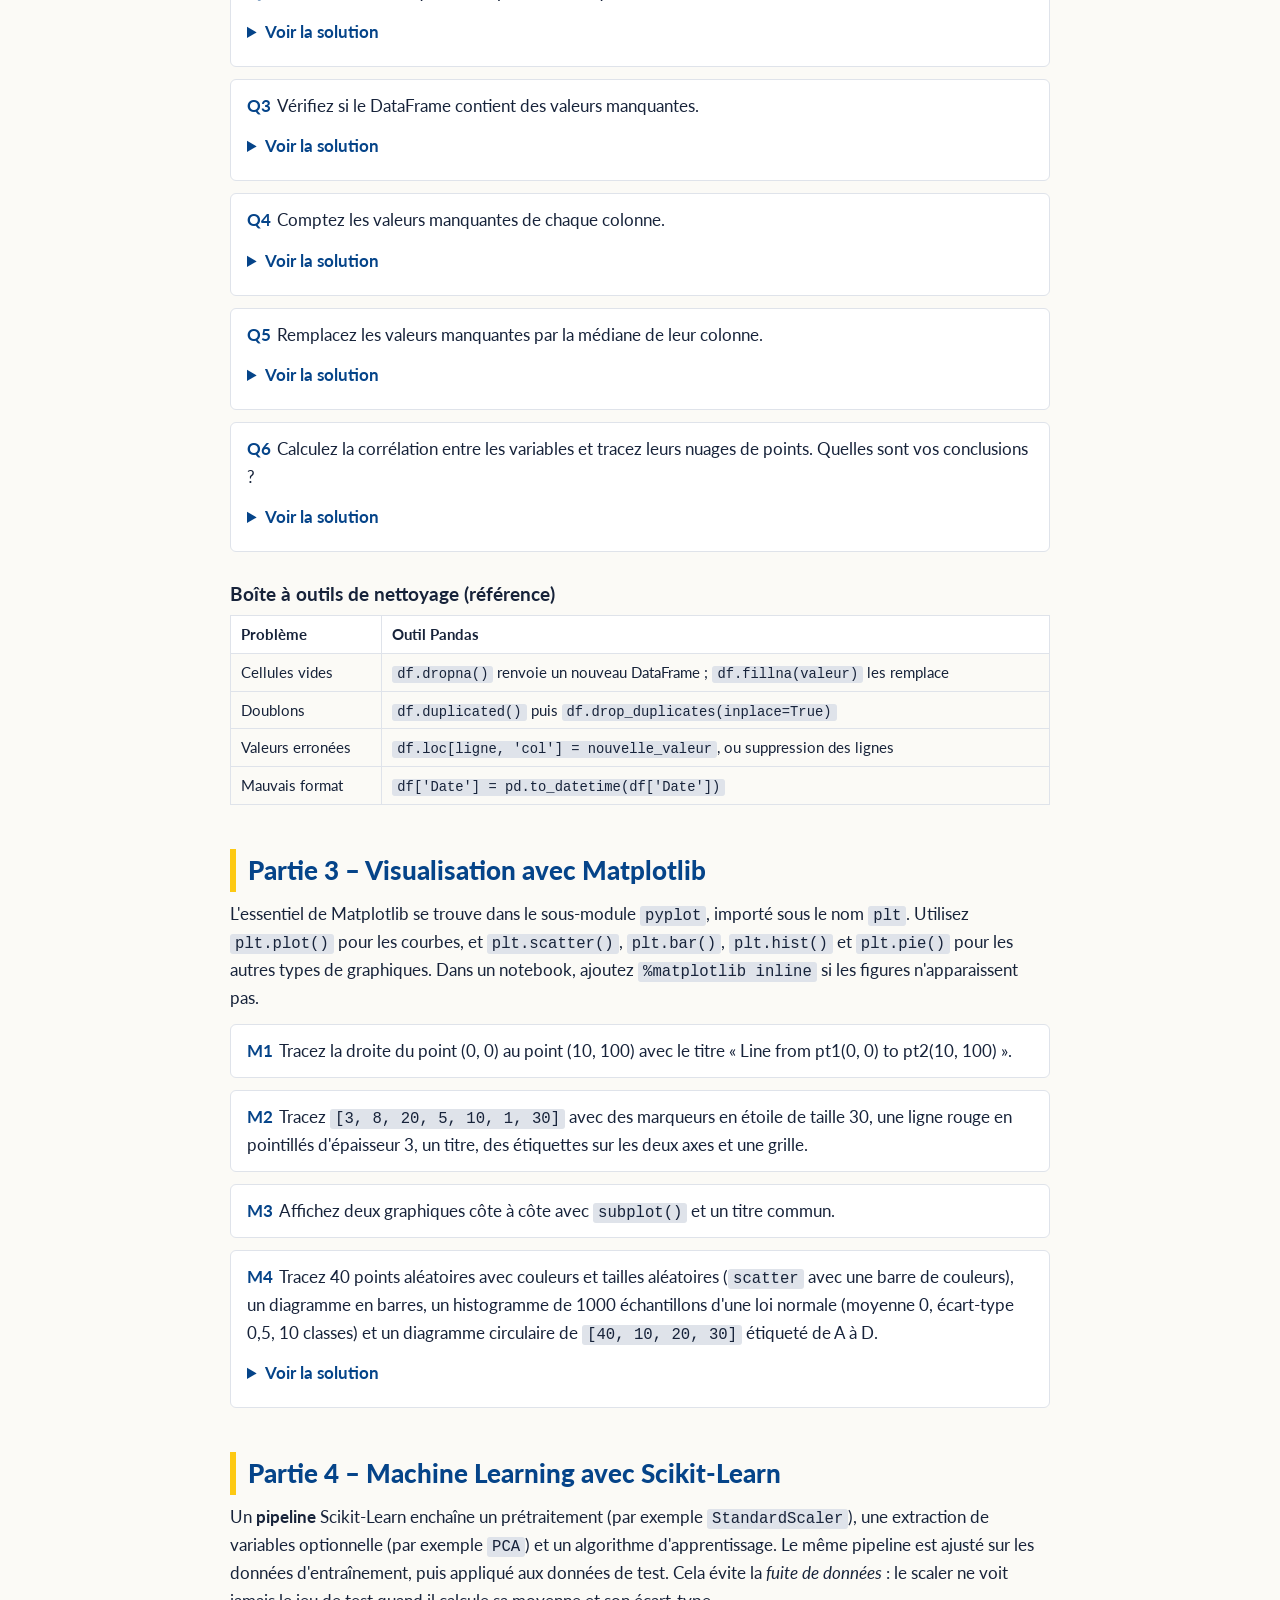
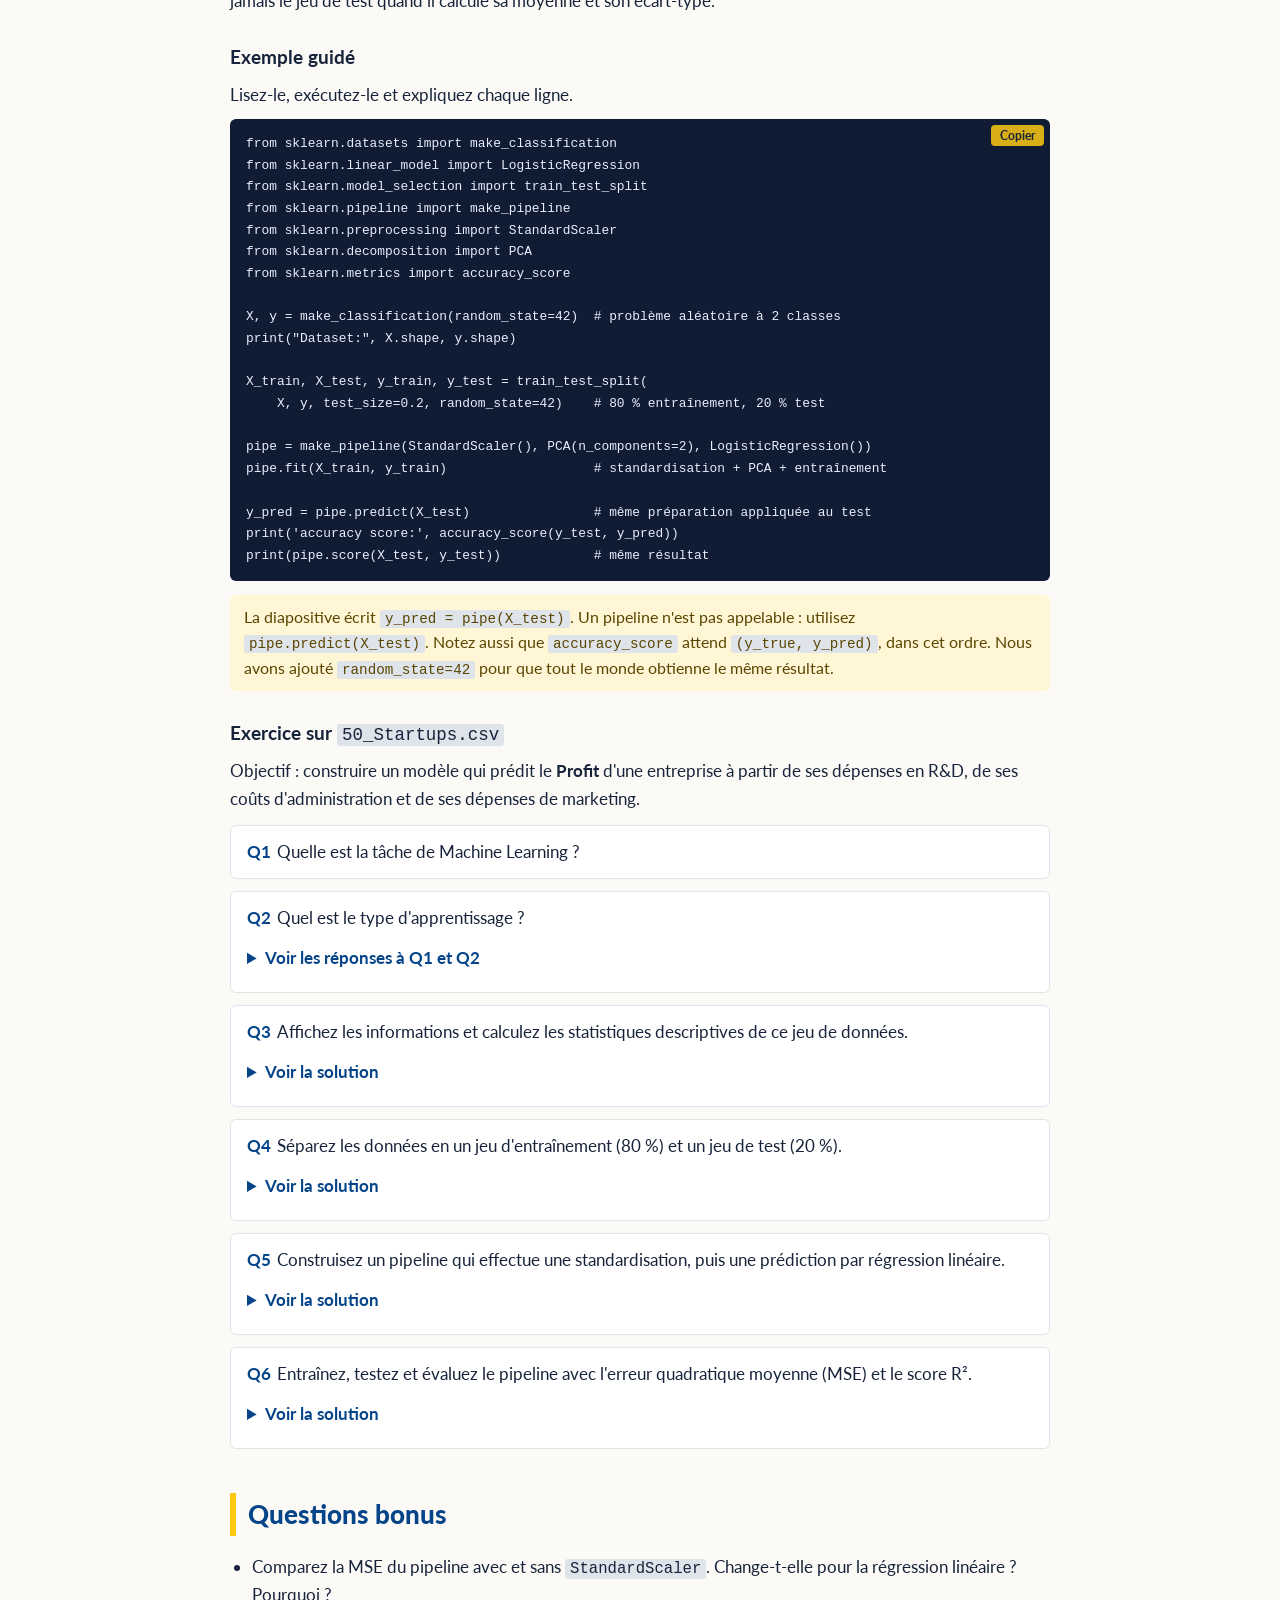
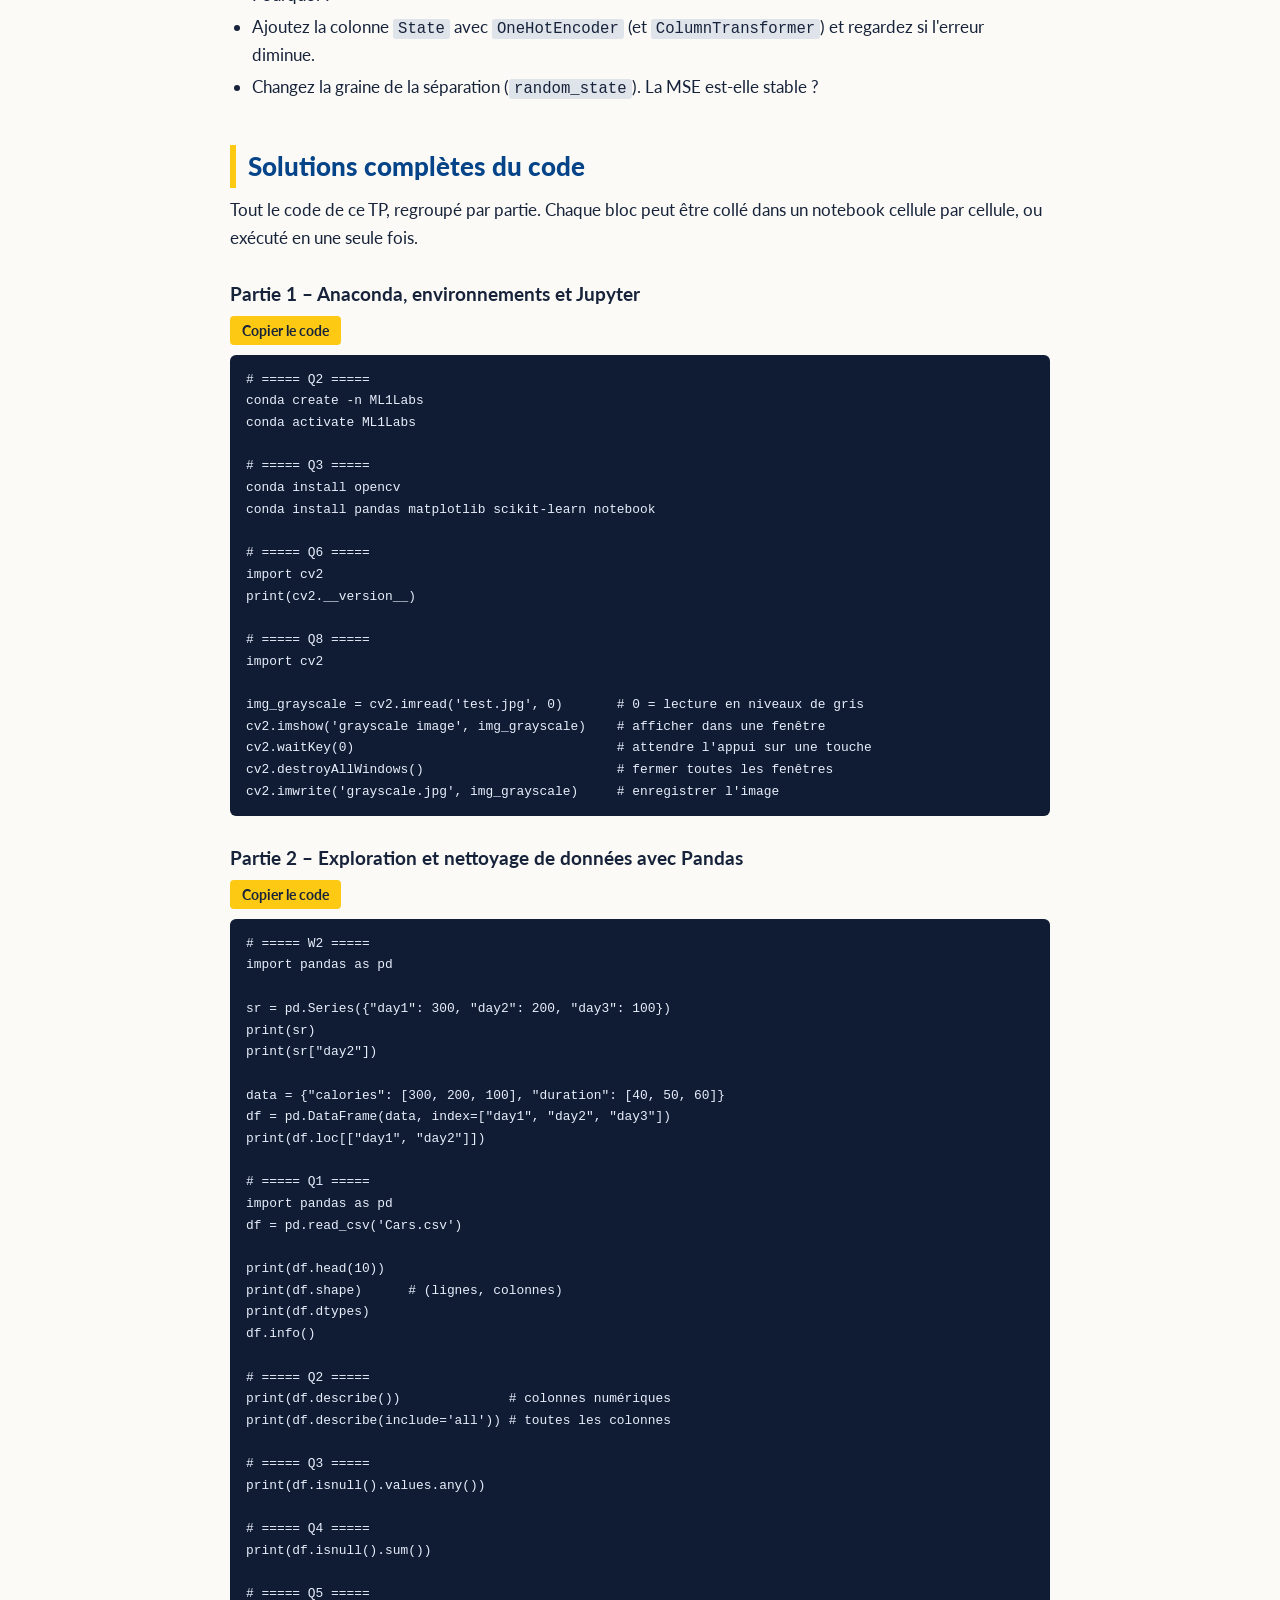
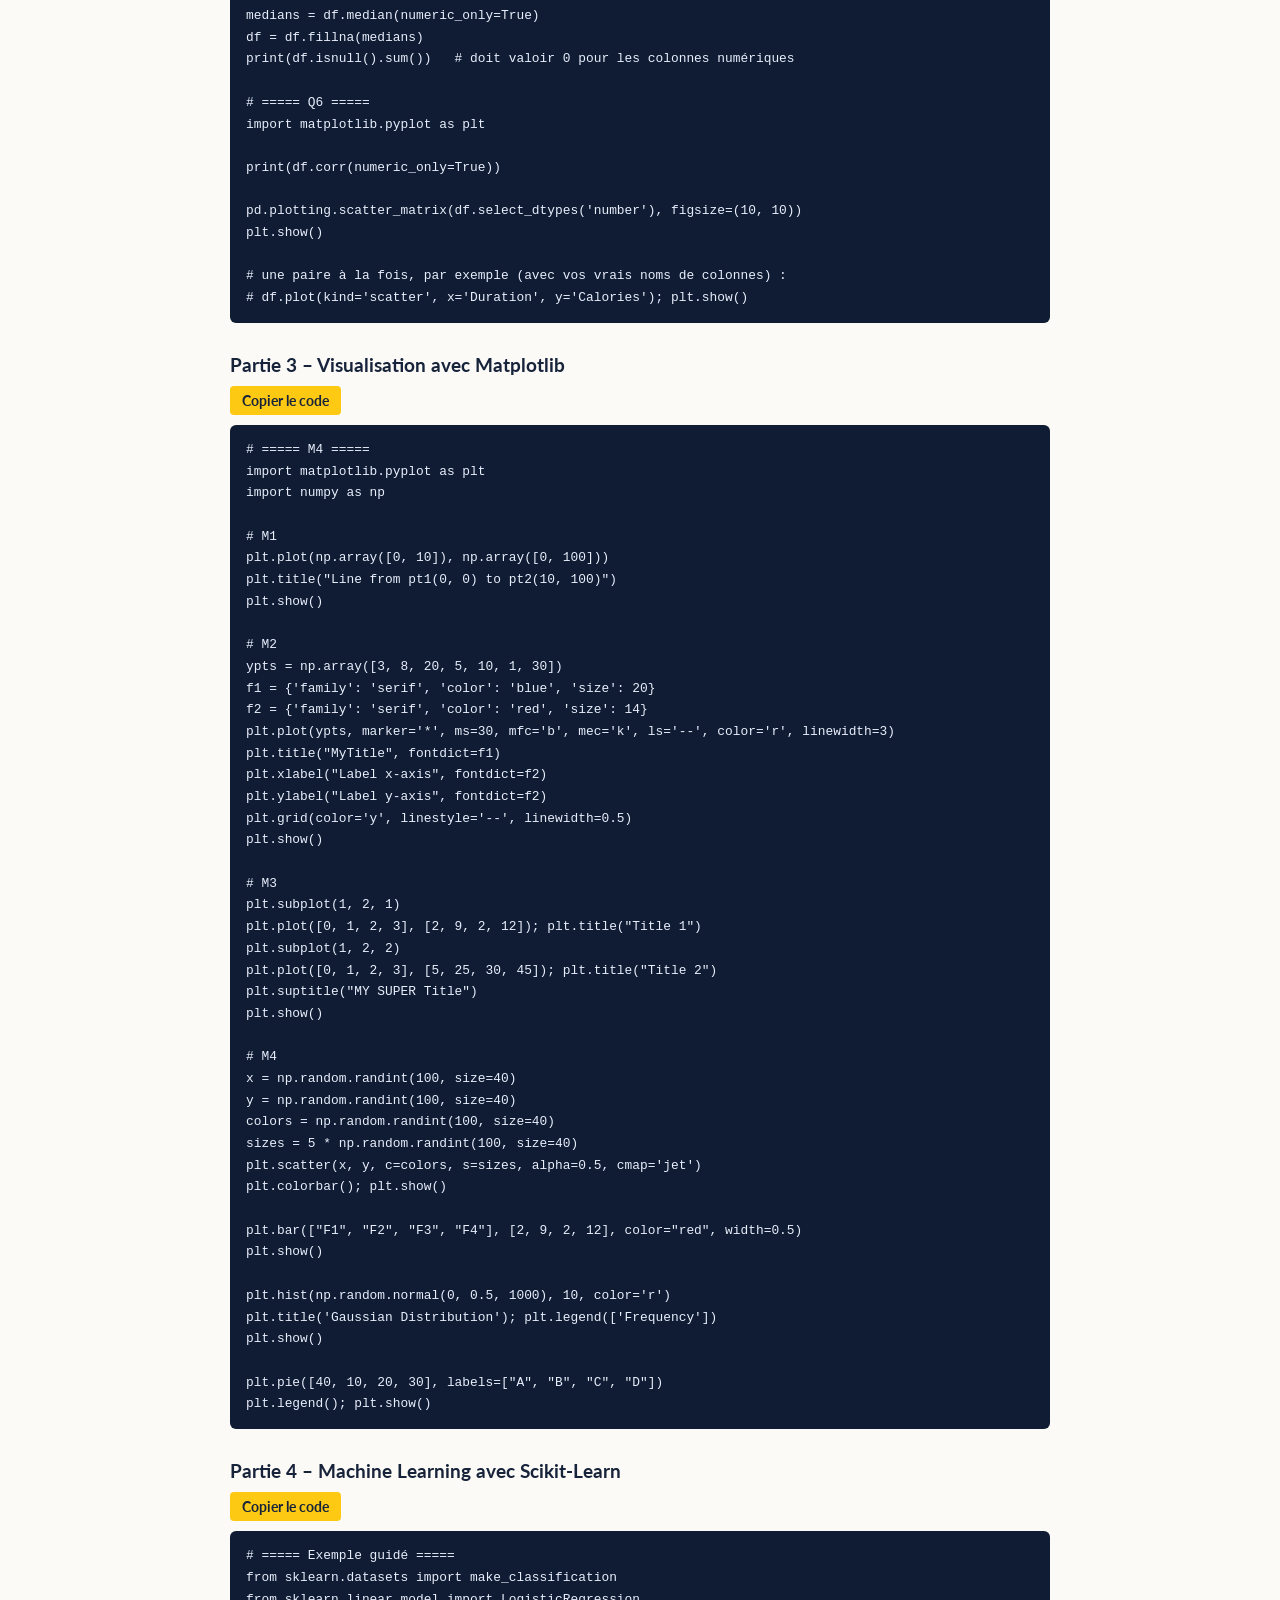
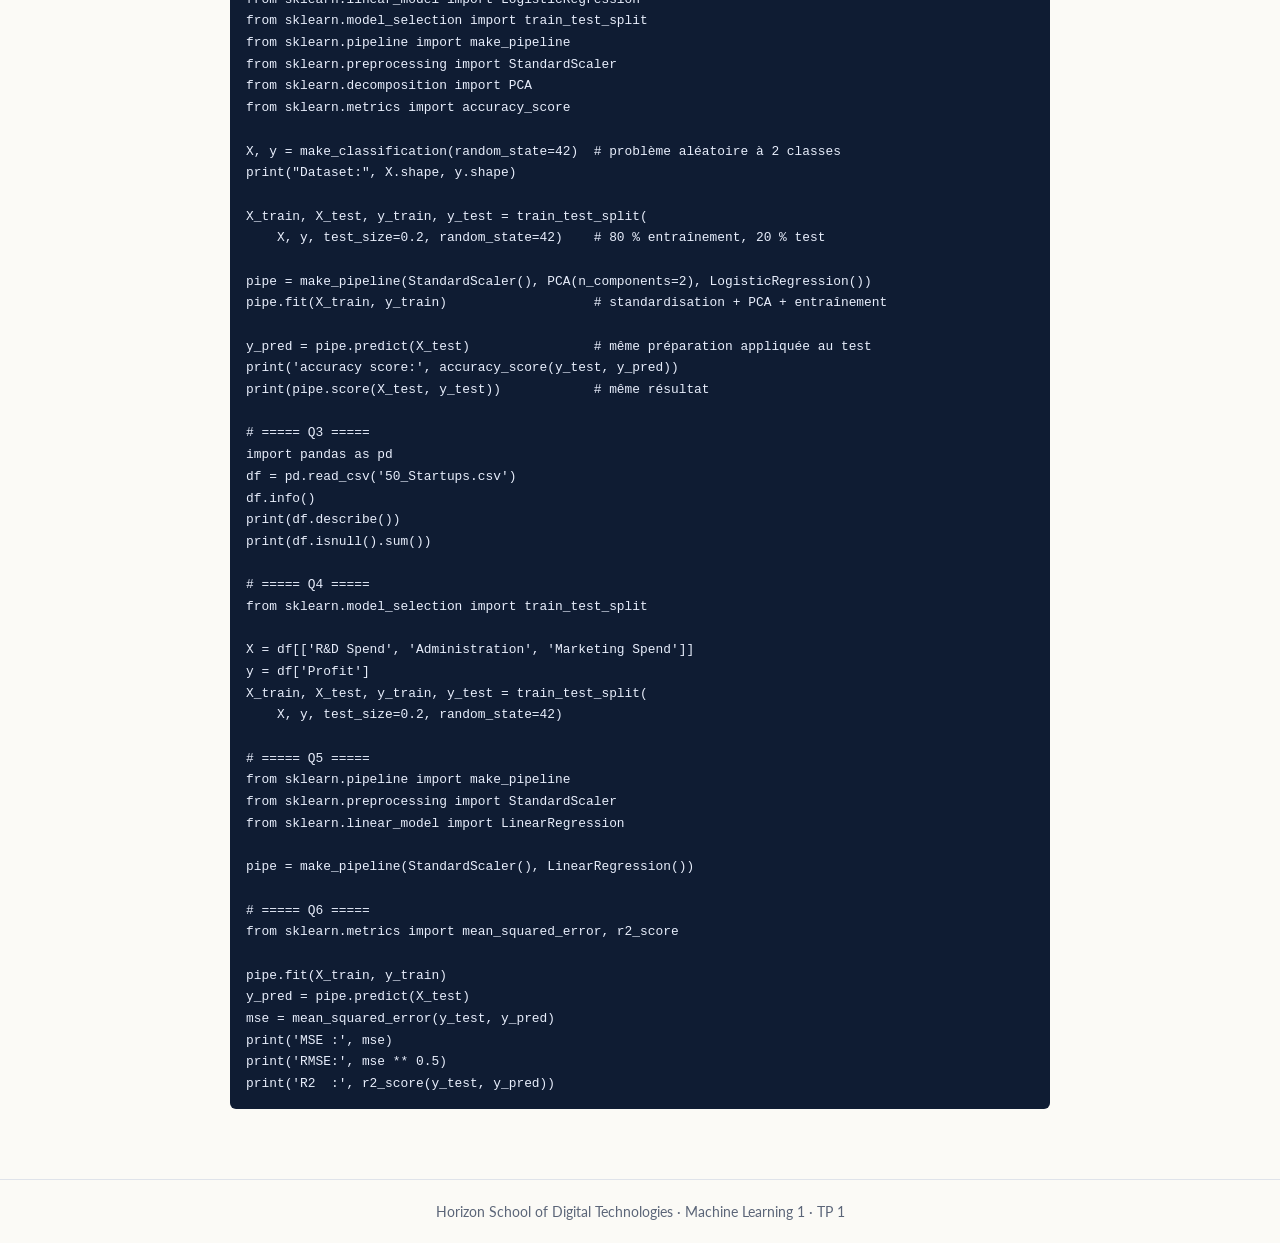
<file: lab1_fr.html>
<!DOCTYPE html>
<html lang="fr">
<head>
<meta charset="utf-8">
<meta name="viewport" content="width=device-width, initial-scale=1, viewport-fit=cover">
<title>TP 1 – Python pour le Machine Learning</title>
<link href="https://fonts.googleapis.com/css2?family=Lato:wght@400;700;900&display=swap" rel="stylesheet">
<link rel="stylesheet" href="assets/style.css">
</head>
<body>
<header><div class="wrap">
<div class="lang"><a href="lab1_en.html" hreflang="en">English</a></div>
<h1>TP 1 – Python pour le Machine Learning</h1>
<p>Anaconda, Jupyter, Pandas, Matplotlib et Scikit-Learn</p>
<div class="meta"><span>Cours : Machine Learning 1</span><span>Niveau : M1 BDDS</span><span>Durée : 3 heures</span><span>Enseignante : Olfa BESBES, PhD</span></div>
</div></header>

<main><div class="wrap">
<nav class="toc" aria-label="Sommaire"><a href="#goals">Objectifs</a><a href="#p1">1 · Anaconda</a><a href="#p2">2 · Pandas</a><a href="#p3">3 · Matplotlib</a><a href="#p4">4 · Scikit-Learn</a><a href="#bonus">Bonus</a><a href="#solutions">Toutes les solutions</a></nav>

<h2 id="goals">Objectifs</h2>
<div class="goal">
<p>À la fin de ce TP, vous serez capable de :</p>
<ul>
<li>installer des paquets et gérer des environnements virtuels avec <code>conda</code> ;</li>
<li>travailler dans un Jupyter Notebook avec des cellules de code et de texte (markdown) ;</li>
<li>charger, explorer, nettoyer et décrire un jeu de données avec Pandas ;</li>
<li>tracer les principaux types de graphiques avec Matplotlib ;</li>
<li>construire, entraîner et évaluer un pipeline Scikit-Learn.</li>
</ul>
<p><b>Fichiers nécessaires :</b> <code>test.jpg</code> (une image quelconque), <code>Cars.csv</code>, <code>50_Startups.csv</code> (fournis par l'enseignante). Placez-les dans le même dossier que votre notebook.</p>
<p><b>Livrable :</b> le notebook <code>Lab1_Introduction.ipynb</code>, avec chaque réponse dans sa propre cellule, précédée d'une cellule markdown indiquant le numéro de la question.</p>
</div>

<h2 id="p1">Partie 1 – Anaconda, environnements et Jupyter</h2>
<p>Anaconda est une distribution Python dédiée à la science des données. Elle inclut NumPy, SciPy, Pandas, Matplotlib et Scikit-Learn, Jupyter et Spyder, ainsi que le gestionnaire de paquets <code>conda</code>. Anaconda Navigator en est l'interface graphique.</p>

<h3>Rappel : commandes conda</h3>
<pre><code>conda create -n TEST          # créer un environnement
conda activate TEST           # l'activer
conda deactivate              # le quitter
conda env list                # lister les environnements
conda env remove -n TEST      # le supprimer avec ses paquets

conda install opencv          # installer un paquet
conda install opencv=4.6.0    # une version précise
conda install -c conda-forge opencv   # depuis un canal précis
pip install opencv-python     # pip fonctionne aussi
conda update opencv
conda remove opencv</code></pre>

<div class="task"><b class="q">Q1</b>Lancez <b>CMD.exe Prompt</b> depuis Anaconda Navigator.</div>
<div class="task"><b class="q">Q2</b>Créez un environnement nommé <code>ML1Labs</code> et activez-le.
<details><summary>Voir la commande</summary><pre><code>conda create -n ML1Labs
conda activate ML1Labs</code></pre></details></div>
<div class="task"><b class="q">Q3</b>Installez OpenCV avec conda. Dans le même environnement, installez aussi les paquets nécessaires pour la suite du TP.
<details><summary>Voir la commande</summary><pre><code>conda install opencv
conda install pandas matplotlib scikit-learn notebook</code></pre></details></div>
<div class="task"><b class="q">Q4</b>Dans Anaconda Navigator, sélectionnez l'environnement <code>ML1Labs</code> (liste « Applications on ») et lancez <b>Jupyter Notebook</b>.</div>
<div class="task"><b class="q">Q5</b>Créez un notebook nommé <code>Lab1_Introduction.ipynb</code>.</div>
<div class="task"><b class="q">Q6</b>Dans une cellule de code, importez le module <code>cv2</code> et affichez sa version.
<details><summary>Voir la solution</summary><pre><code>import cv2
print(cv2.__version__)</code></pre></details></div>
<div class="task"><b class="q">Q7</b>Dans une cellule <b>markdown</b>, écrivez : <code>## Read, Display and Save an Image</code> (changez le type de cellule dans la liste déroulante de la barre d'outils, puis appuyez sur Ctrl + Entrée).</div>
<div class="task"><b class="q">Q8</b>Dans une cellule de code, testez ce code et expliquez le rôle de chaque fonction OpenCV.
<pre class="sol"><code>import cv2

img_grayscale = cv2.imread('test.jpg', 0)       # 0 = lecture en niveaux de gris
cv2.imshow('grayscale image', img_grayscale)    # afficher dans une fenêtre
cv2.waitKey(0)                                  # attendre l'appui sur une touche
cv2.destroyAllWindows()                         # fermer toutes les fenêtres
cv2.imwrite('grayscale.jpg', img_grayscale)     # enregistrer l'image</code></pre>
<div class="note">Les diapositives écrivent <code>print cv2.__version__</code> sans parenthèses. C'est la syntaxe de Python 2. En Python 3, il faut écrire <code>print(cv2.__version__)</code>.</div>
<div class="note">Si <code>cv2.imread</code> renvoie <code>None</code>, le fichier n'a pas été trouvé : vérifiez le nom et que <code>test.jpg</code> est dans le dossier du notebook. Cliquez sur la fenêtre de l'image et appuyez sur une touche pour la fermer, sinon le notebook reste bloqué.</div></div>

<h2 id="p2">Partie 2 – Exploration et nettoyage de données avec Pandas</h2>
<p>Une <b>Series</b> Pandas est un tableau étiqueté à une dimension. Un <b>DataFrame</b> est un tableau de lignes et de colonnes.</p>

<h3>Échauffement</h3>
<div class="task"><b class="q">W1</b>Créez la Series <code>calories = {"day1": 300, "day2": 200, "day3": 100}</code> et affichez-la. Affichez ensuite la valeur de <code>"day2"</code>.</div>
<div class="task"><b class="q">W2</b>Créez un DataFrame avec les colonnes <code>calories = [300, 200, 100]</code> et <code>duration = [40, 50, 60]</code>, indexé par <code>day1</code>, <code>day2</code>, <code>day3</code>. Avec <code>loc</code>, affichez uniquement <code>day1</code> et <code>day2</code>.
<details><summary>Voir la solution</summary><pre><code>import pandas as pd

sr = pd.Series({"day1": 300, "day2": 200, "day3": 100})
print(sr)
print(sr["day2"])

data = {"calories": [300, 200, 100], "duration": [40, 50, 60]}
df = pd.DataFrame(data, index=["day1", "day2", "day3"])
print(df.loc[["day1", "day2"]])</code></pre></details></div>

<h3>Exercice sur <code>Cars.csv</code></h3>
<p>Écrivez un programme Pandas qui répond aux questions suivantes.</p>
<div class="task"><b class="q">Q1</b>Affichez les 10 premières lignes. Donnez le nombre de lignes, le nombre de colonnes et le type de données de chaque colonne.
<details><summary>Voir la solution</summary><pre><code>import pandas as pd
df = pd.read_csv('Cars.csv')

print(df.head(10))
print(df.shape)      # (lignes, colonnes)
print(df.dtypes)
df.info()</code></pre></details></div>
<div class="task"><b class="q">Q2</b>Calculez les statistiques descriptives de chaque colonne.
<details><summary>Voir la solution</summary><pre><code>print(df.describe())              # colonnes numériques
print(df.describe(include='all')) # toutes les colonnes</code></pre></details></div>
<div class="task"><b class="q">Q3</b>Vérifiez si le DataFrame contient des valeurs manquantes.
<details><summary>Voir la solution</summary><pre><code>print(df.isnull().values.any())</code></pre></details></div>
<div class="task"><b class="q">Q4</b>Comptez les valeurs manquantes de chaque colonne.
<details><summary>Voir la solution</summary><pre><code>print(df.isnull().sum())</code></pre></details></div>
<div class="task"><b class="q">Q5</b>Remplacez les valeurs manquantes par la médiane de leur colonne.
<details><summary>Voir la solution</summary><pre><code>medians = df.median(numeric_only=True)
df = df.fillna(medians)
print(df.isnull().sum())   # doit valoir 0 pour les colonnes numériques</code></pre>
<p>La médiane n'existe que pour les colonnes numériques. Choisissez comment traiter les colonnes textuelles (par exemple avec la valeur la plus fréquente, <code>df[col].mode()[0]</code>).</p></details></div>
<div class="task"><b class="q">Q6</b>Calculez la corrélation entre les variables et tracez leurs nuages de points. Quelles sont vos conclusions ?
<details><summary>Voir la solution</summary><pre><code>import matplotlib.pyplot as plt

print(df.corr(numeric_only=True))

pd.plotting.scatter_matrix(df.select_dtypes('number'), figsize=(10, 10))
plt.show()

# une paire à la fois, par exemple (avec vos vrais noms de colonnes) :
# df.plot(kind='scatter', x='Duration', y='Calories'); plt.show()</code></pre>
<p>Pour guider vos conclusions : un coefficient proche de +1 ou de -1 indique une forte relation linéaire ; proche de 0, peu ou pas de relation linéaire. Repérez les paires de variables presque redondantes, et les variables fortement liées à celle que vous voudriez prédire. Corrélation ne signifie pas causalité.</p></details></div>

<h3>Boîte à outils de nettoyage (référence)</h3>
<div class="scroll"><table>
<tr><th>Problème</th><th>Outil Pandas</th></tr>
<tr><td>Cellules vides</td><td><code>df.dropna()</code> renvoie un nouveau DataFrame ; <code>df.fillna(valeur)</code> les remplace</td></tr>
<tr><td>Doublons</td><td><code>df.duplicated()</code> puis <code>df.drop_duplicates(inplace=True)</code></td></tr>
<tr><td>Valeurs erronées</td><td><code>df.loc[ligne, 'col'] = nouvelle_valeur</code>, ou suppression des lignes</td></tr>
<tr><td>Mauvais format</td><td><code>df['Date'] = pd.to_datetime(df['Date'])</code></td></tr>
</table></div>

<h2 id="p3">Partie 3 – Visualisation avec Matplotlib</h2>
<p>L'essentiel de Matplotlib se trouve dans le sous-module <code>pyplot</code>, importé sous le nom <code>plt</code>. Utilisez <code>plt.plot()</code> pour les courbes, et <code>plt.scatter()</code>, <code>plt.bar()</code>, <code>plt.hist()</code> et <code>plt.pie()</code> pour les autres types de graphiques. Dans un notebook, ajoutez <code>%matplotlib inline</code> si les figures n'apparaissent pas.</p>

<div class="task"><b class="q">M1</b>Tracez la droite du point (0, 0) au point (10, 100) avec le titre « Line from pt1(0, 0) to pt2(10, 100) ».</div>
<div class="task"><b class="q">M2</b>Tracez <code>[3, 8, 20, 5, 10, 1, 30]</code> avec des marqueurs en étoile de taille 30, une ligne rouge en pointillés d'épaisseur 3, un titre, des étiquettes sur les deux axes et une grille.</div>
<div class="task"><b class="q">M3</b>Affichez deux graphiques côte à côte avec <code>subplot()</code> et un titre commun.</div>
<div class="task"><b class="q">M4</b>Tracez 40 points aléatoires avec couleurs et tailles aléatoires (<code>scatter</code> avec une barre de couleurs), un diagramme en barres, un histogramme de 1000 échantillons d'une loi normale (moyenne 0, écart-type 0,5, 10 classes) et un diagramme circulaire de <code>[40, 10, 20, 30]</code> étiqueté de A à D.
<details><summary>Voir la solution</summary><pre><code>import matplotlib.pyplot as plt
import numpy as np

# M1
plt.plot(np.array([0, 10]), np.array([0, 100]))
plt.title("Line from pt1(0, 0) to pt2(10, 100)")
plt.show()

# M2
ypts = np.array([3, 8, 20, 5, 10, 1, 30])
f1 = {'family': 'serif', 'color': 'blue', 'size': 20}
f2 = {'family': 'serif', 'color': 'red', 'size': 14}
plt.plot(ypts, marker='*', ms=30, mfc='b', mec='k', ls='--', color='r', linewidth=3)
plt.title("MyTitle", fontdict=f1)
plt.xlabel("Label x-axis", fontdict=f2)
plt.ylabel("Label y-axis", fontdict=f2)
plt.grid(color='y', linestyle='--', linewidth=0.5)
plt.show()

# M3
plt.subplot(1, 2, 1)
plt.plot([0, 1, 2, 3], [2, 9, 2, 12]); plt.title("Title 1")
plt.subplot(1, 2, 2)
plt.plot([0, 1, 2, 3], [5, 25, 30, 45]); plt.title("Title 2")
plt.suptitle("MY SUPER Title")
plt.show()

# M4
x = np.random.randint(100, size=40)
y = np.random.randint(100, size=40)
colors = np.random.randint(100, size=40)
sizes = 5 * np.random.randint(100, size=40)
plt.scatter(x, y, c=colors, s=sizes, alpha=0.5, cmap='jet')
plt.colorbar(); plt.show()

plt.bar(["F1", "F2", "F3", "F4"], [2, 9, 2, 12], color="red", width=0.5)
plt.show()

plt.hist(np.random.normal(0, 0.5, 1000), 10, color='r')
plt.title('Gaussian Distribution'); plt.legend(['Frequency'])
plt.show()

plt.pie([40, 10, 20, 30], labels=["A", "B", "C", "D"])
plt.legend(); plt.show()</code></pre></details></div>

<h2 id="p4">Partie 4 – Machine Learning avec Scikit-Learn</h2>
<p>Un <b>pipeline</b> Scikit-Learn enchaîne un prétraitement (par exemple <code>StandardScaler</code>), une extraction de variables optionnelle (par exemple <code>PCA</code>) et un algorithme d'apprentissage. Le même pipeline est ajusté sur les données d'entraînement, puis appliqué aux données de test. Cela évite la <em>fuite de données</em> : le scaler ne voit jamais le jeu de test quand il calcule sa moyenne et son écart-type.</p>

<h3>Exemple guidé</h3>
<p>Lisez-le, exécutez-le et expliquez chaque ligne.</p>
<pre class="sol" data-label="Exemple guidé"><code>from sklearn.datasets import make_classification
from sklearn.linear_model import LogisticRegression
from sklearn.model_selection import train_test_split
from sklearn.pipeline import make_pipeline
from sklearn.preprocessing import StandardScaler
from sklearn.decomposition import PCA
from sklearn.metrics import accuracy_score

X, y = make_classification(random_state=42)  # problème aléatoire à 2 classes
print("Dataset:", X.shape, y.shape)

X_train, X_test, y_train, y_test = train_test_split(
    X, y, test_size=0.2, random_state=42)    # 80 % entraînement, 20 % test

pipe = make_pipeline(StandardScaler(), PCA(n_components=2), LogisticRegression())
pipe.fit(X_train, y_train)                   # standardisation + PCA + entraînement

y_pred = pipe.predict(X_test)                # même préparation appliquée au test
print('accuracy score:', accuracy_score(y_test, y_pred))
print(pipe.score(X_test, y_test))            # même résultat</code></pre>
<div class="note">La diapositive écrit <code>y_pred = pipe(X_test)</code>. Un pipeline n'est pas appelable : utilisez <code>pipe.predict(X_test)</code>. Notez aussi que <code>accuracy_score</code> attend <code>(y_true, y_pred)</code>, dans cet ordre. Nous avons ajouté <code>random_state=42</code> pour que tout le monde obtienne le même résultat.</div>

<h3>Exercice sur <code>50_Startups.csv</code></h3>
<p>Objectif : construire un modèle qui prédit le <b>Profit</b> d'une entreprise à partir de ses dépenses en R&amp;D, de ses coûts d'administration et de ses dépenses de marketing.</p>
<div class="task"><b class="q">Q1</b>Quelle est la tâche de Machine Learning ?</div>
<div class="task"><b class="q">Q2</b>Quel est le type d'apprentissage ?
<details><summary>Voir les réponses à Q1 et Q2</summary><p>Q1 : <b>Régression</b>, car la cible (Profit) est une valeur numérique continue.</p><p>Q2 : <b>Apprentissage supervisé</b>, car chaque exemple d'entraînement est accompagné de sa valeur cible connue (étiquette).</p></details></div>
<div class="task"><b class="q">Q3</b>Affichez les informations et calculez les statistiques descriptives de ce jeu de données.
<details><summary>Voir la solution</summary><pre><code>import pandas as pd
df = pd.read_csv('50_Startups.csv')
df.info()
print(df.describe())
print(df.isnull().sum())</code></pre></details></div>
<div class="task"><b class="q">Q4</b>Séparez les données en un jeu d'entraînement (80 %) et un jeu de test (20 %).
<details><summary>Voir la solution</summary><pre><code>from sklearn.model_selection import train_test_split

X = df[['R&amp;D Spend', 'Administration', 'Marketing Spend']]
y = df['Profit']
X_train, X_test, y_train, y_test = train_test_split(
    X, y, test_size=0.2, random_state=42)</code></pre>
<p>Vérifiez les noms exacts des colonnes avec <code>df.columns</code>. La colonne <code>State</code> est catégorielle et n'est pas utilisée ici.</p></details></div>
<div class="task"><b class="q">Q5</b>Construisez un pipeline qui effectue une standardisation, puis une prédiction par régression linéaire.
<details><summary>Voir la solution</summary><pre><code>from sklearn.pipeline import make_pipeline
from sklearn.preprocessing import StandardScaler
from sklearn.linear_model import LinearRegression

pipe = make_pipeline(StandardScaler(), LinearRegression())</code></pre></details></div>
<div class="task"><b class="q">Q6</b>Entraînez, testez et évaluez le pipeline avec l'erreur quadratique moyenne (MSE) et le score R².
<details><summary>Voir la solution</summary><pre><code>from sklearn.metrics import mean_squared_error, r2_score

pipe.fit(X_train, y_train)
y_pred = pipe.predict(X_test)
mse = mean_squared_error(y_test, y_pred)
print('MSE :', mse)
print('RMSE:', mse ** 0.5)
print('R2  :', r2_score(y_test, y_pred))</code></pre></details></div>

<h2 id="bonus">Questions bonus</h2>
<ul>
<li>Comparez la MSE du pipeline avec et sans <code>StandardScaler</code>. Change-t-elle pour la régression linéaire ? Pourquoi ?</li>
<li>Ajoutez la colonne <code>State</code> avec <code>OneHotEncoder</code> (et <code>ColumnTransformer</code>) et regardez si l'erreur diminue.</li>
<li>Changez la graine de la séparation (<code>random_state</code>). La MSE est-elle stable ?</li>
</ul>

<h2 id="solutions">Solutions complètes du code</h2>
<p>Tout le code de ce TP, regroupé par partie. Chaque bloc peut être collé dans un notebook cellule par cellule, ou exécuté en une seule fois.</p>
<div id="allsol"></div>
<noscript><p>Activez JavaScript pour afficher les solutions complètes, ou ouvrez les sections « Voir la solution » ci-dessus.</p></noscript>

</div></main>
<footer>Horizon School of Digital Technologies · Machine Learning 1 · TP 1</footer>
<script src="assets/lab.js"></script>
</body>
</html>
</file>
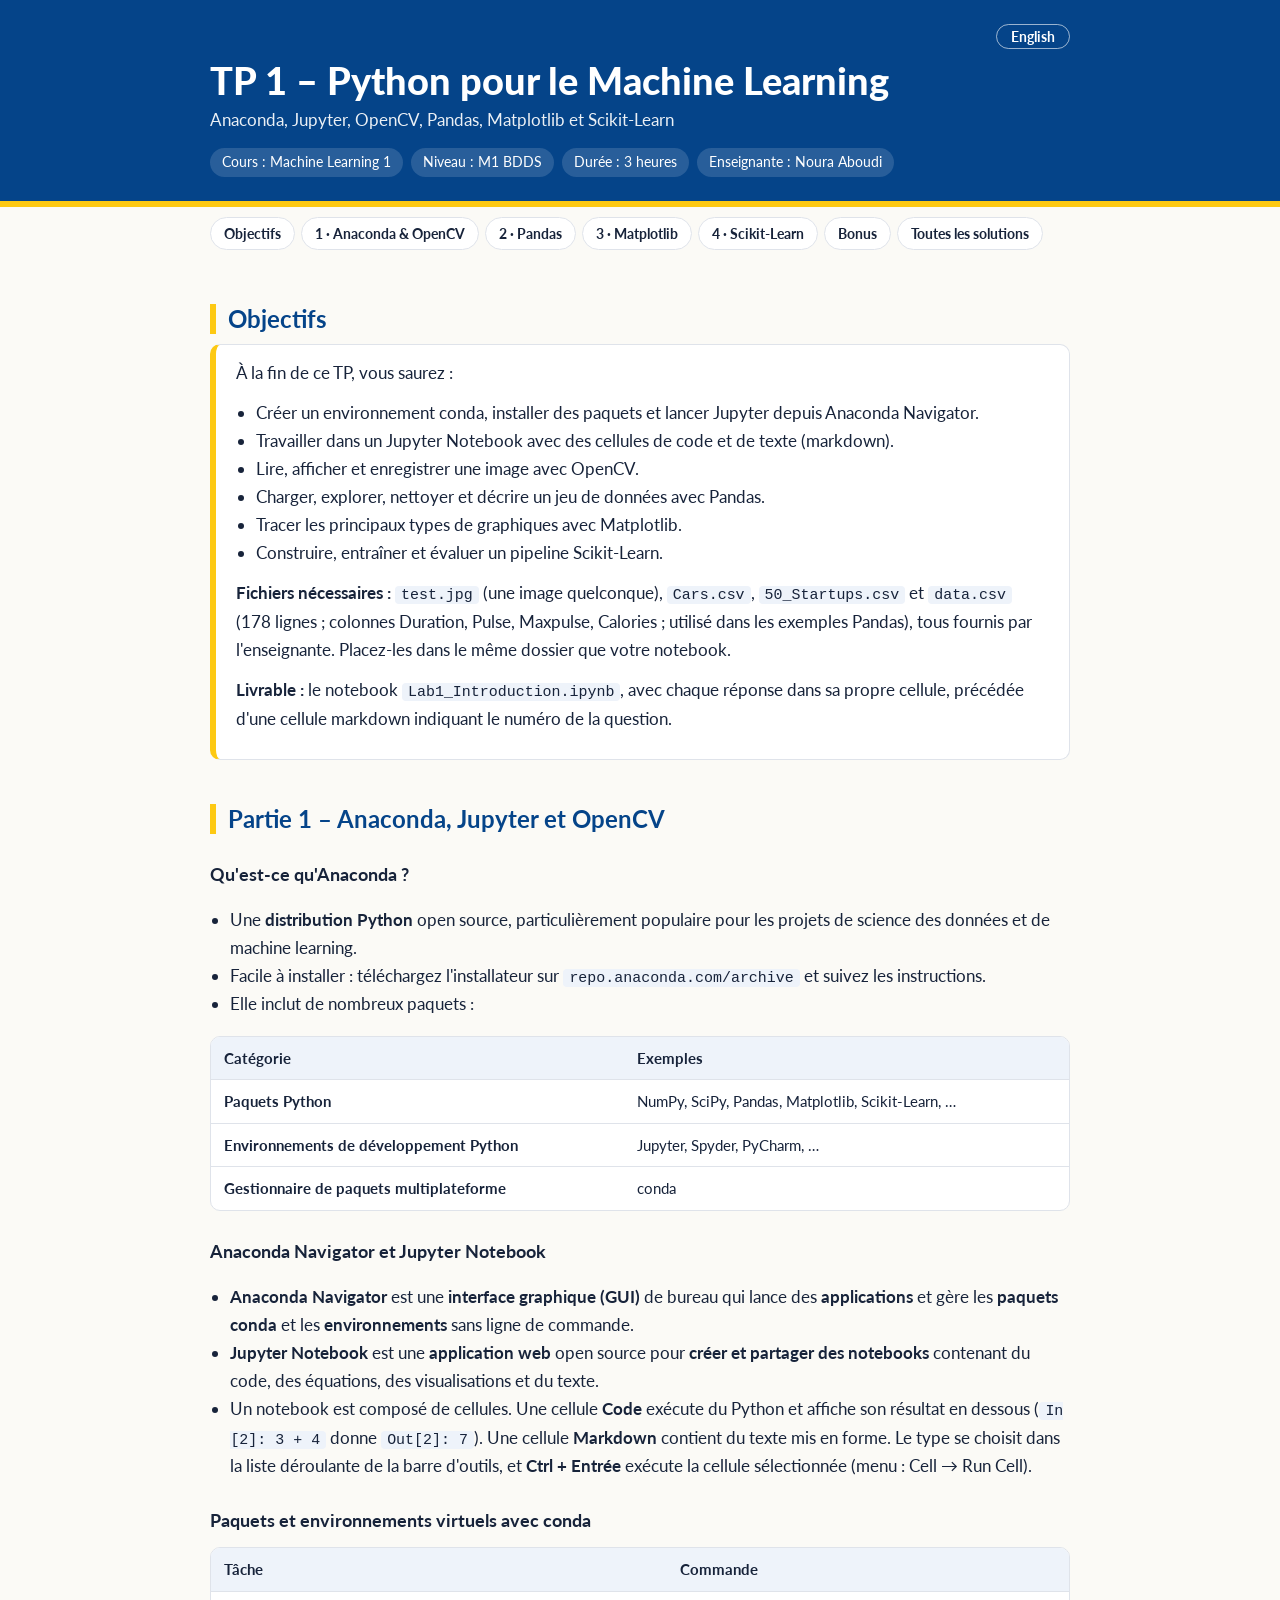
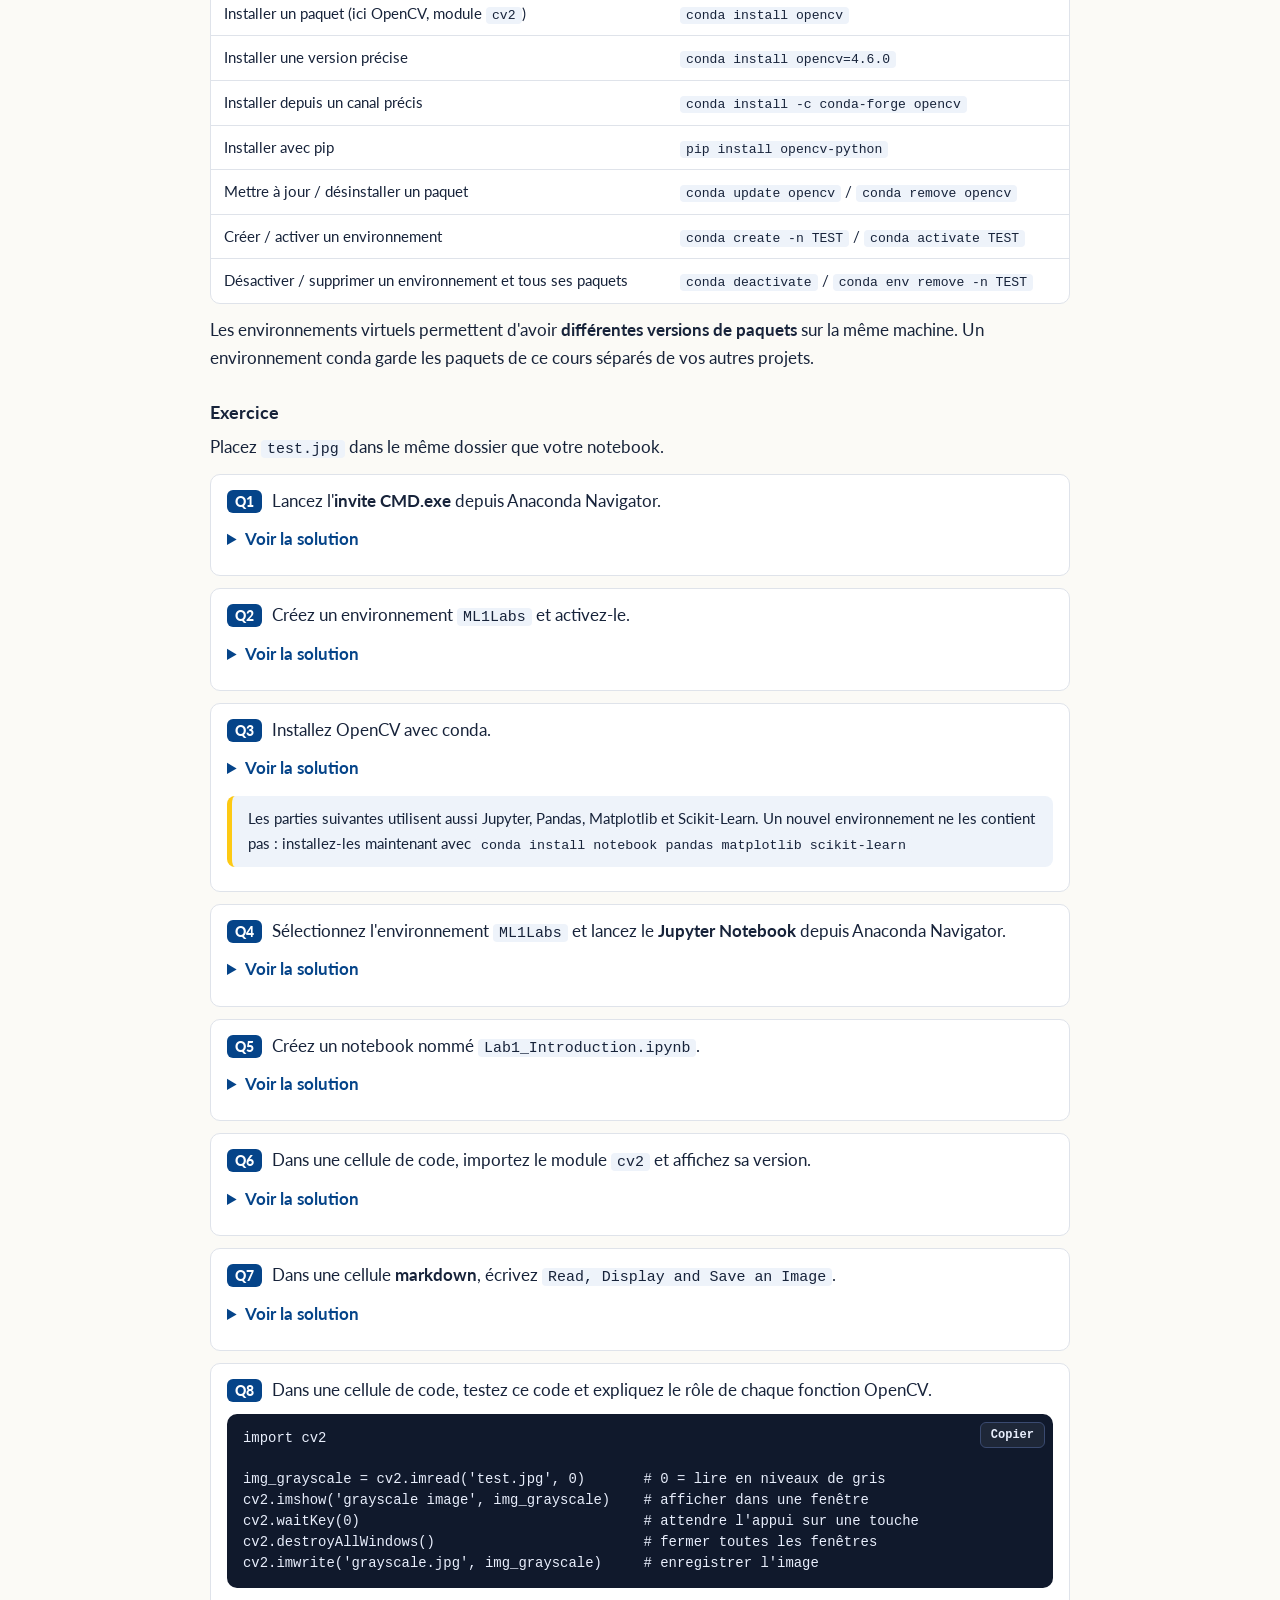
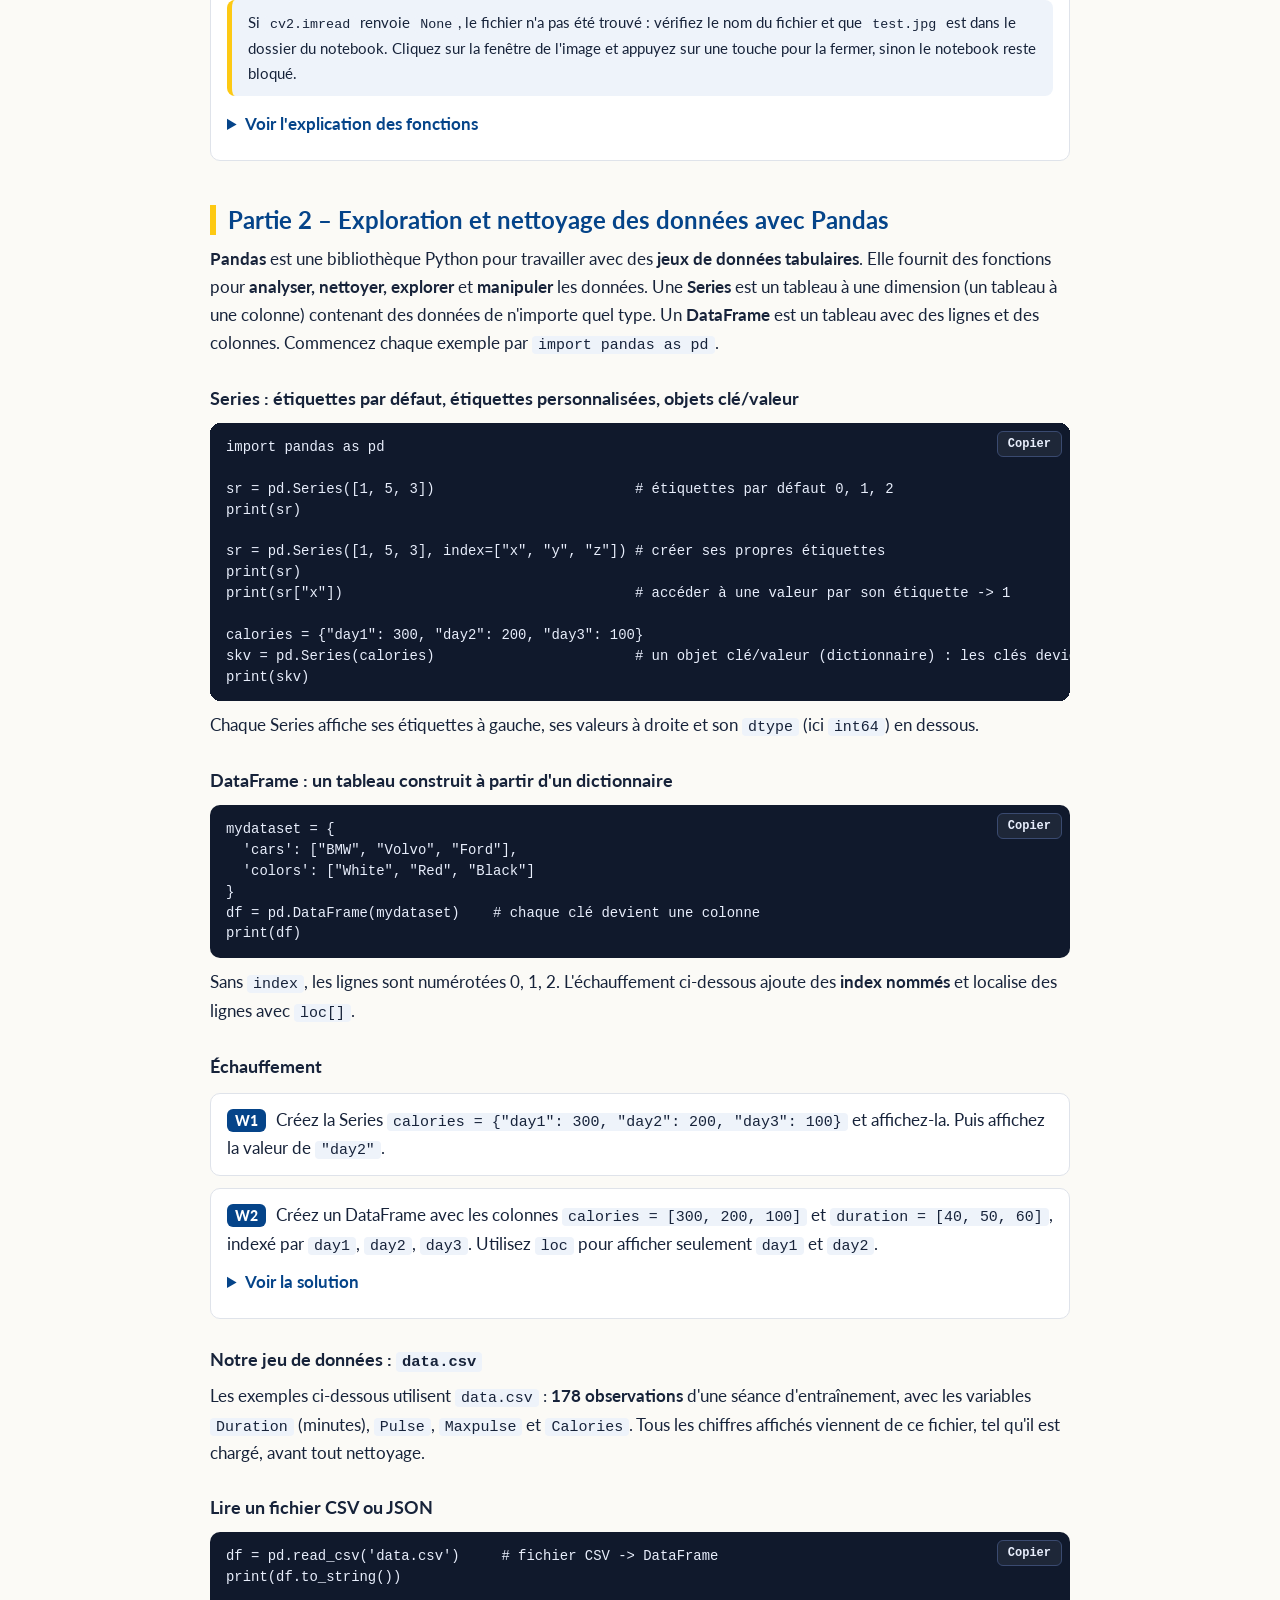
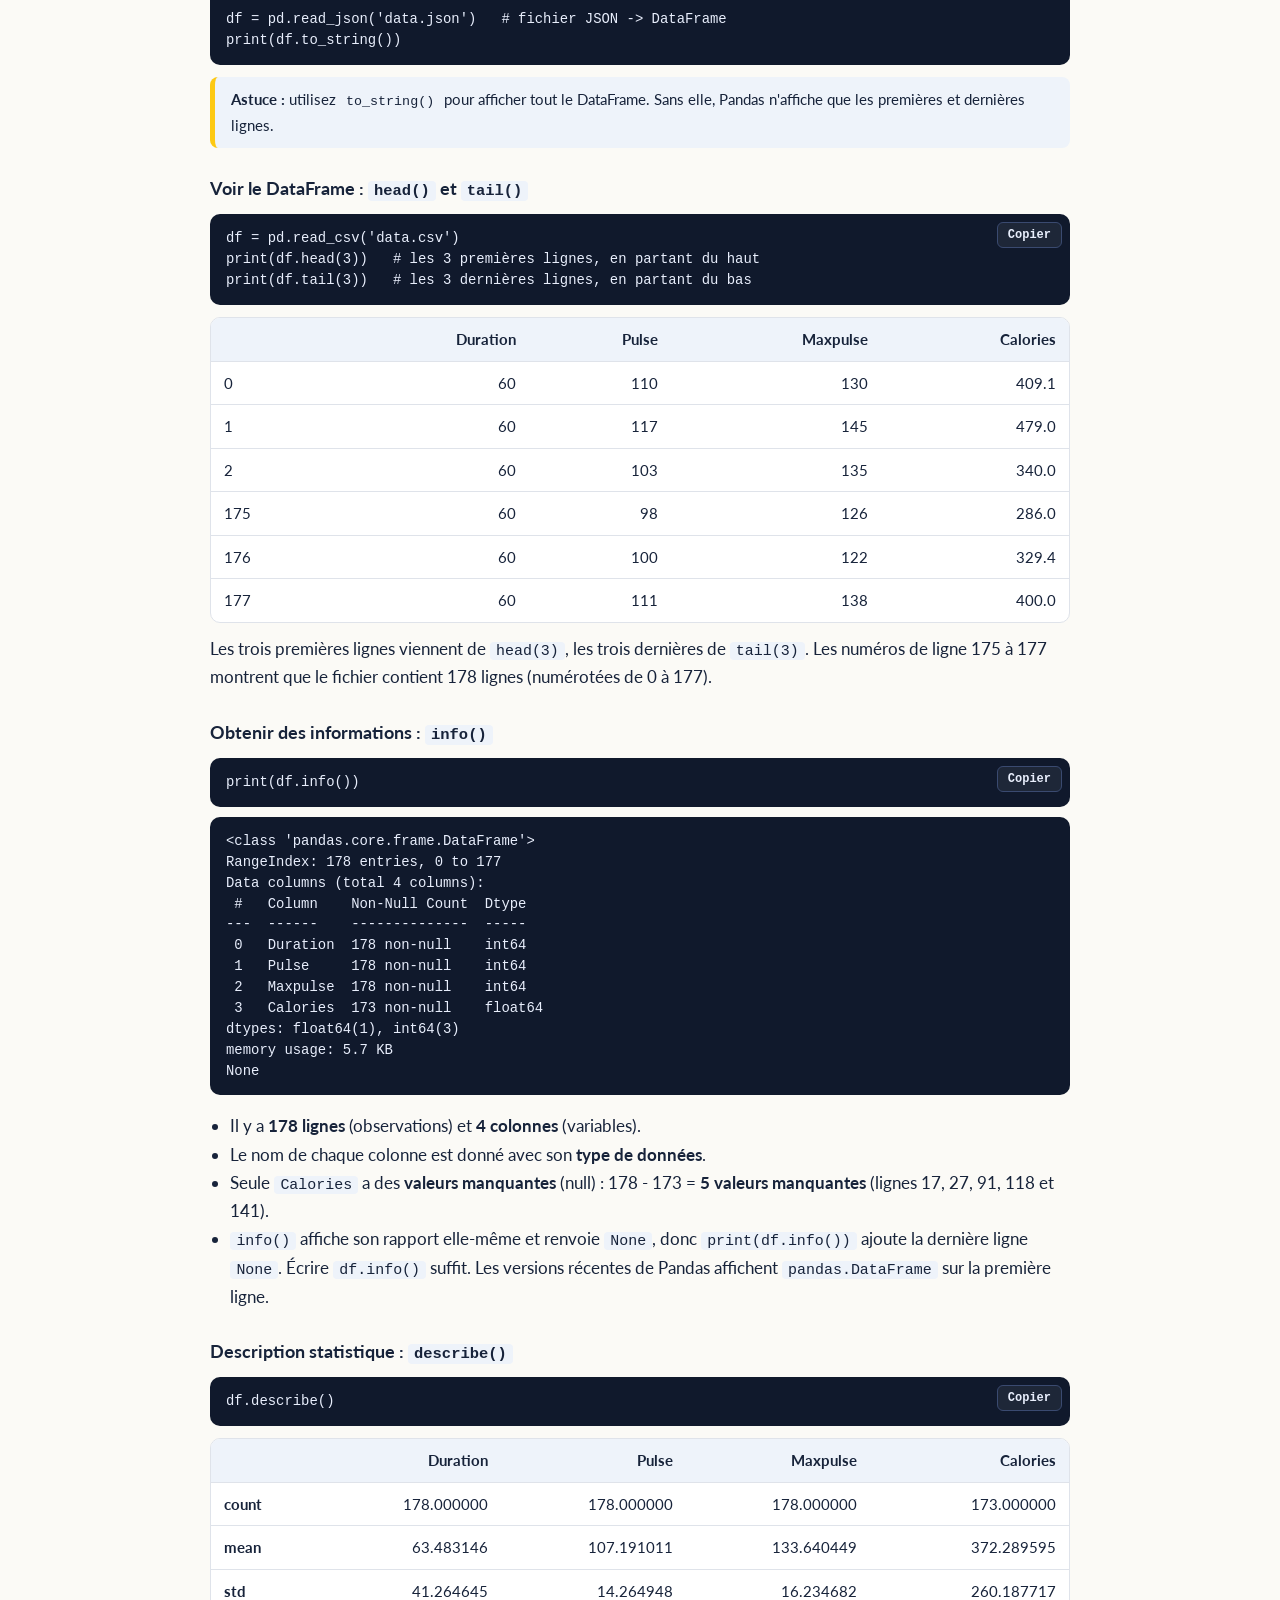
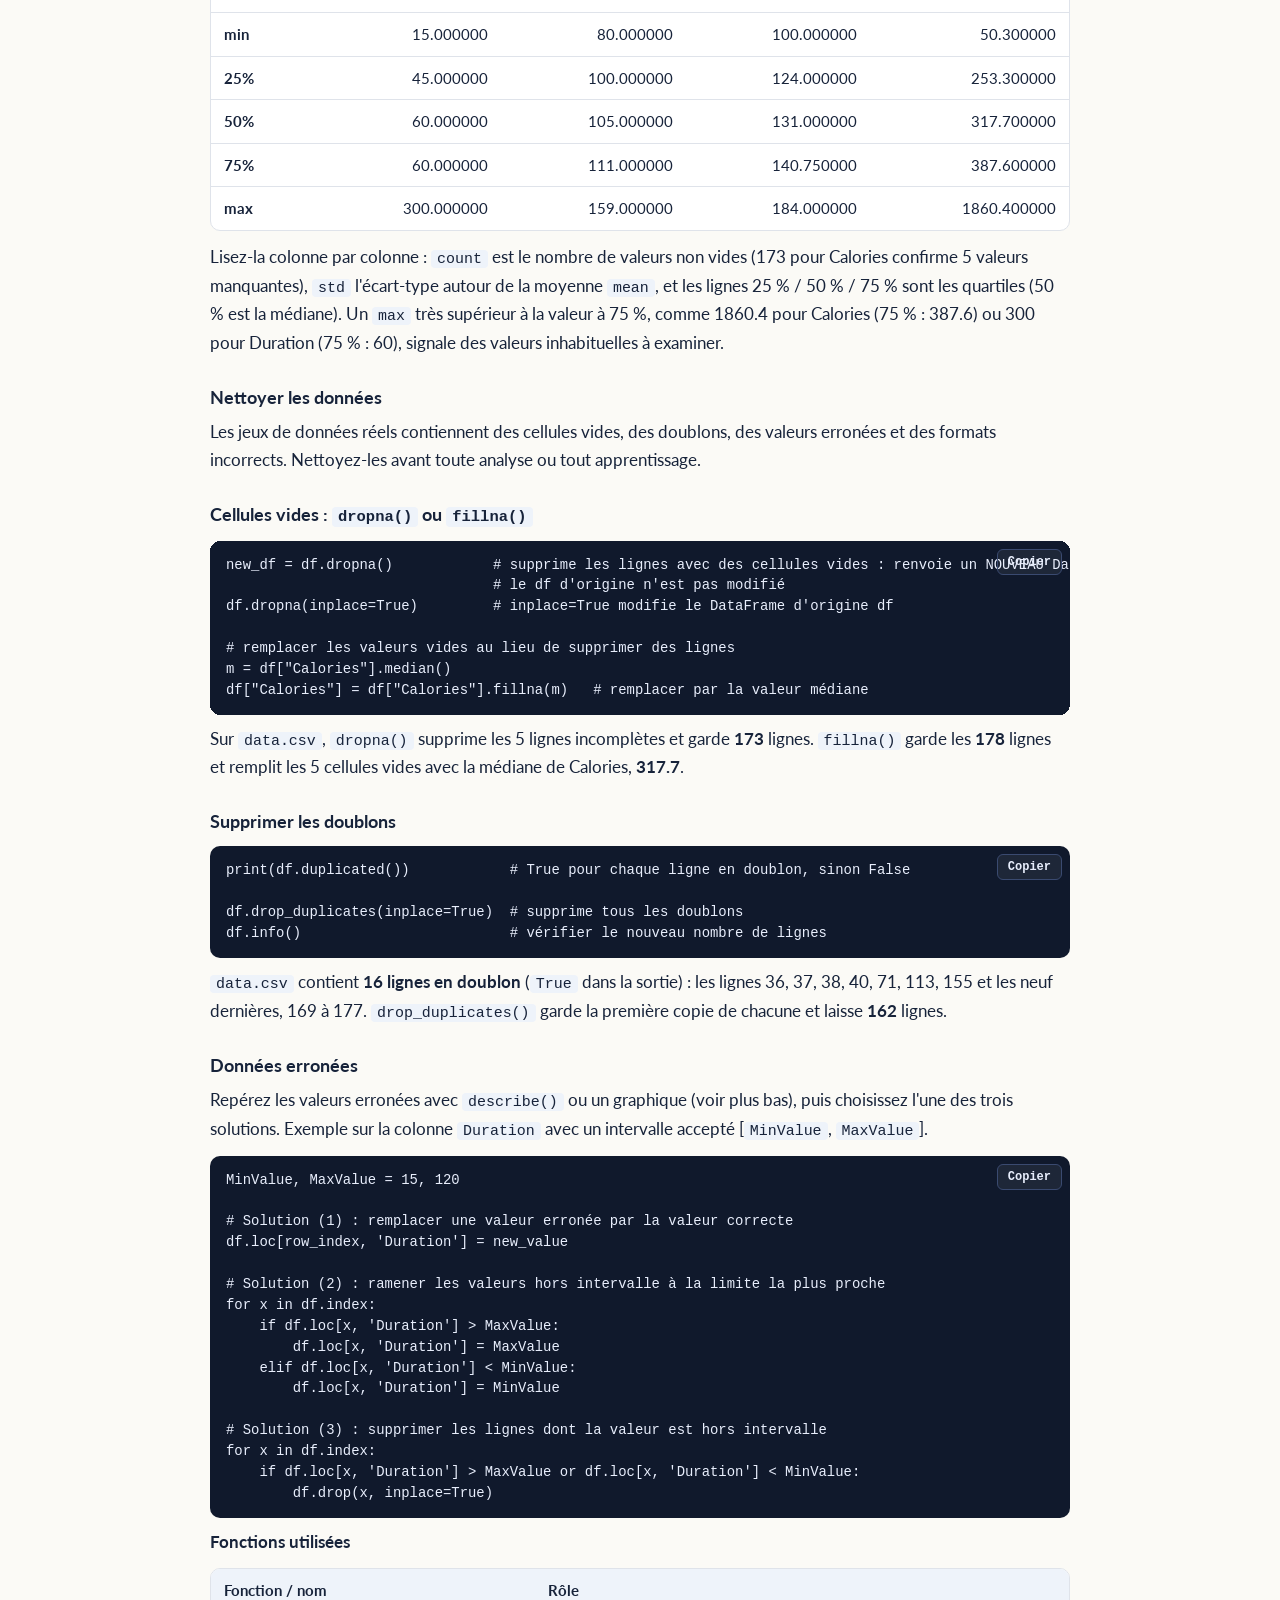
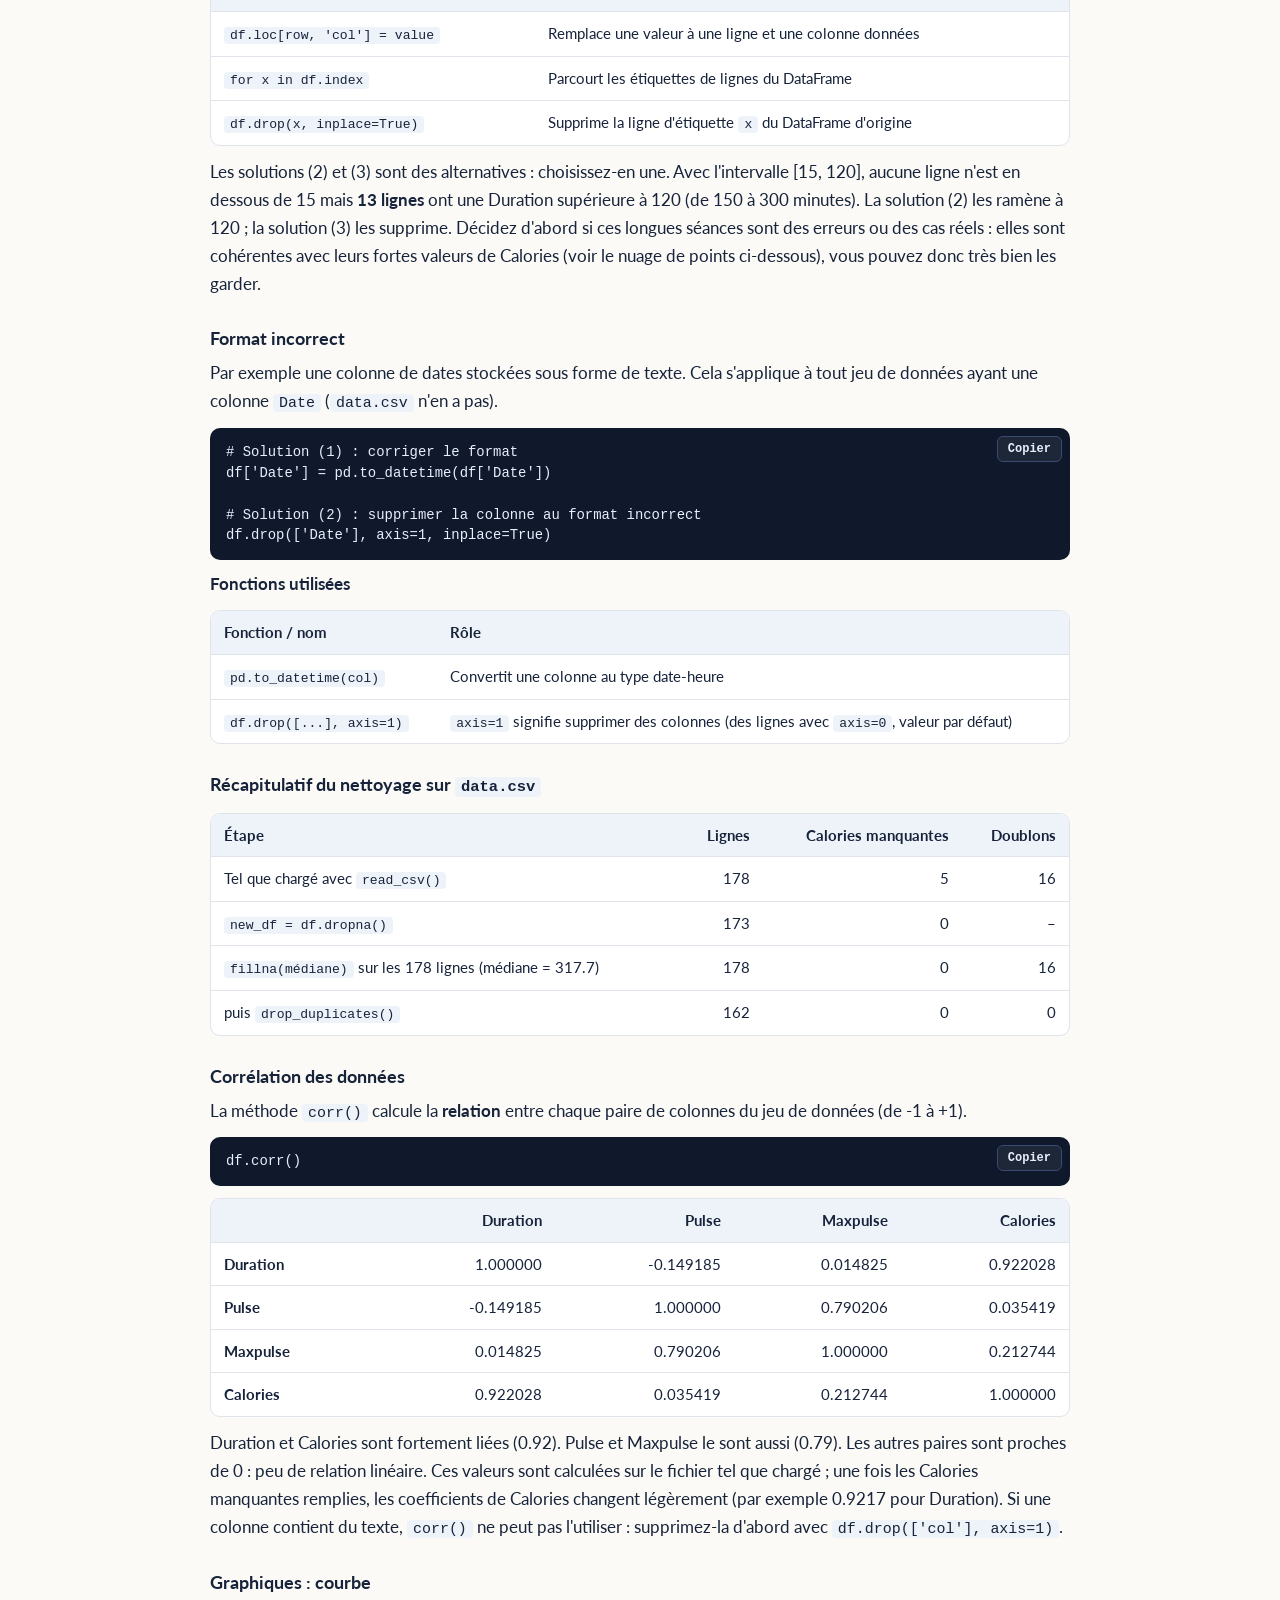
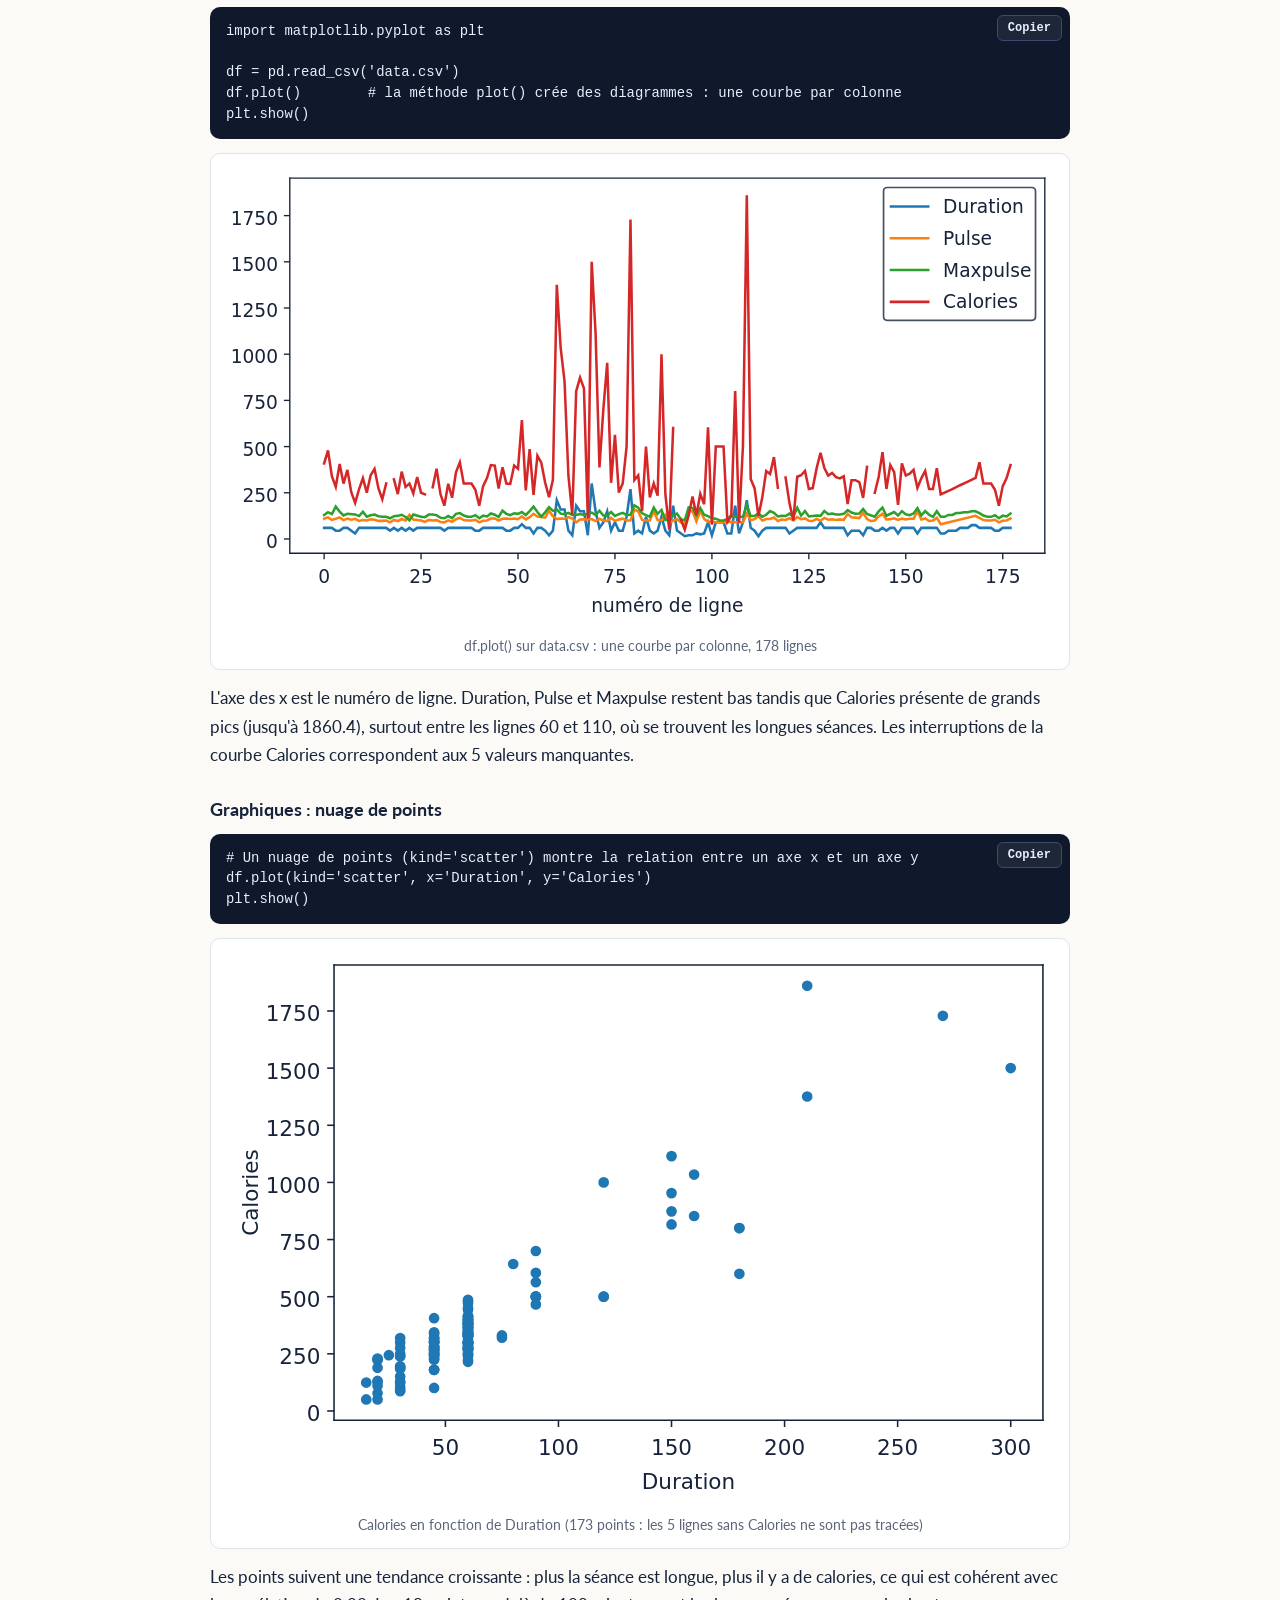
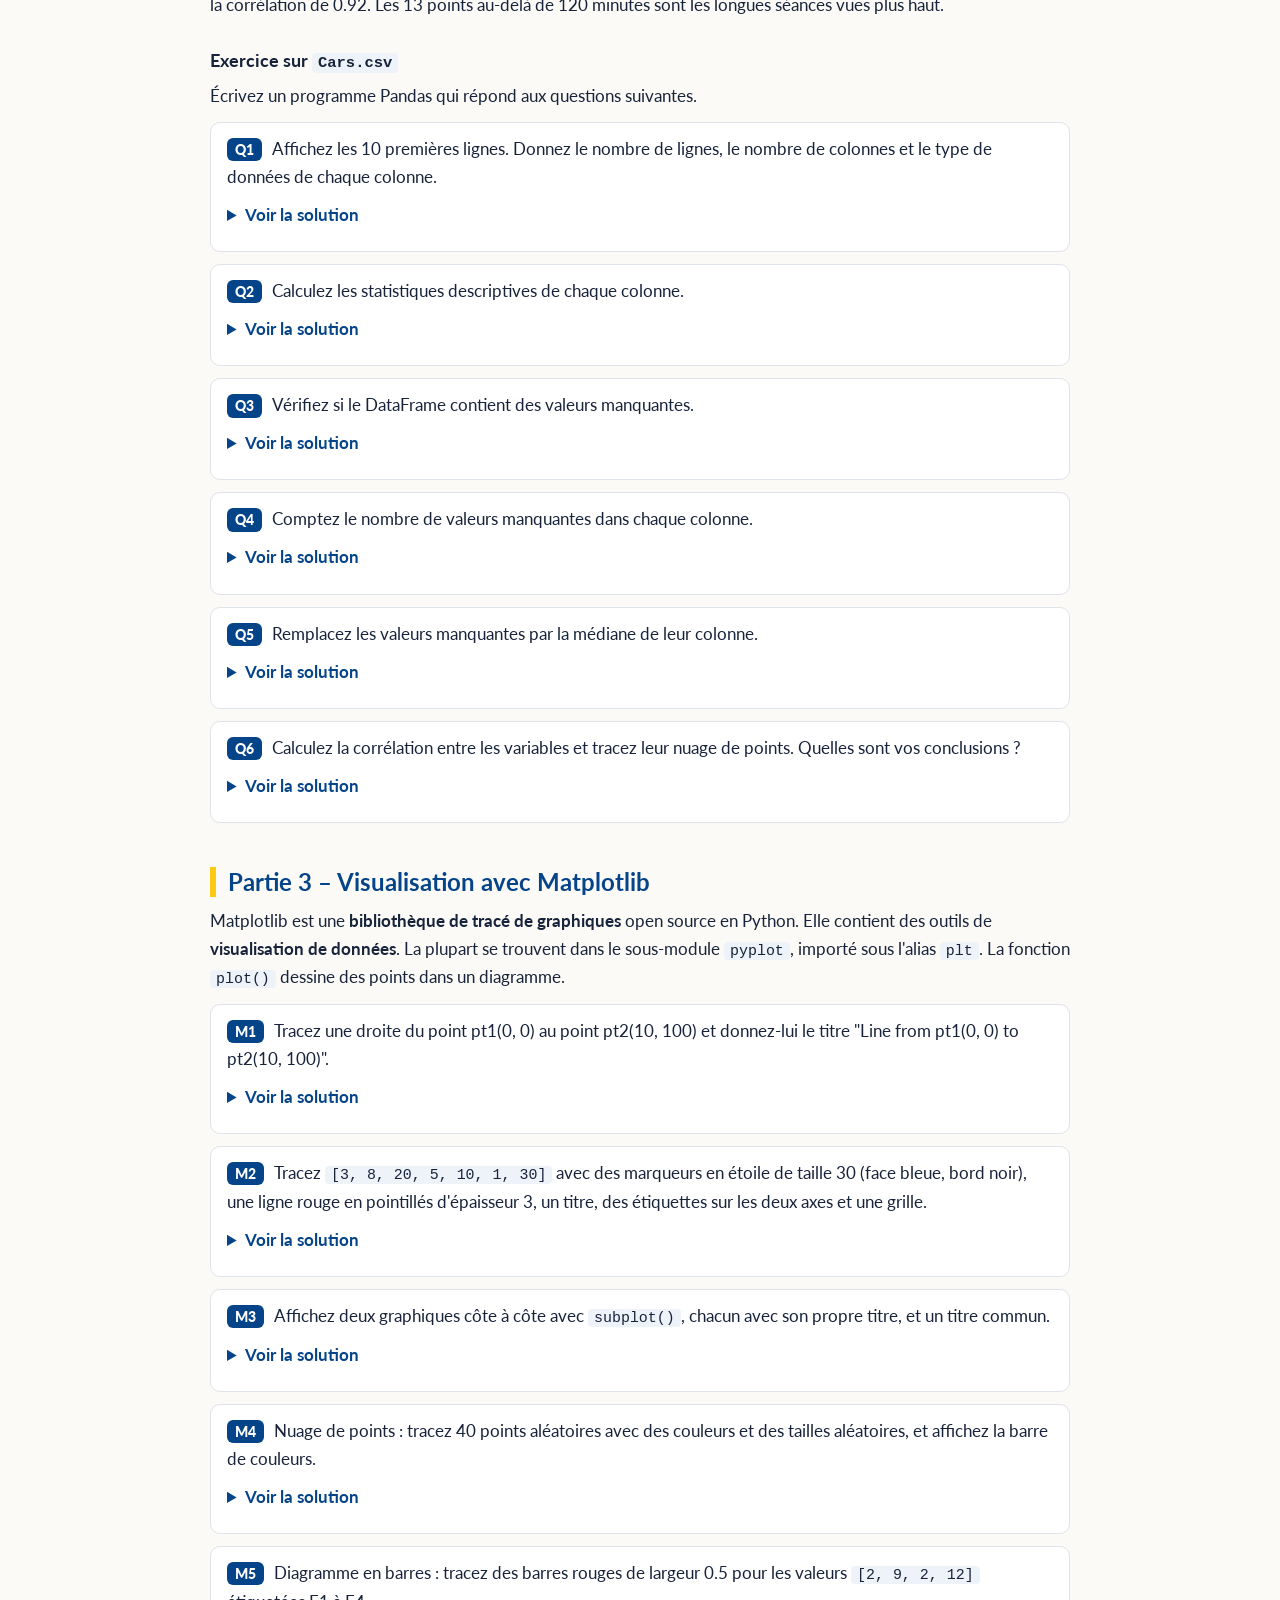
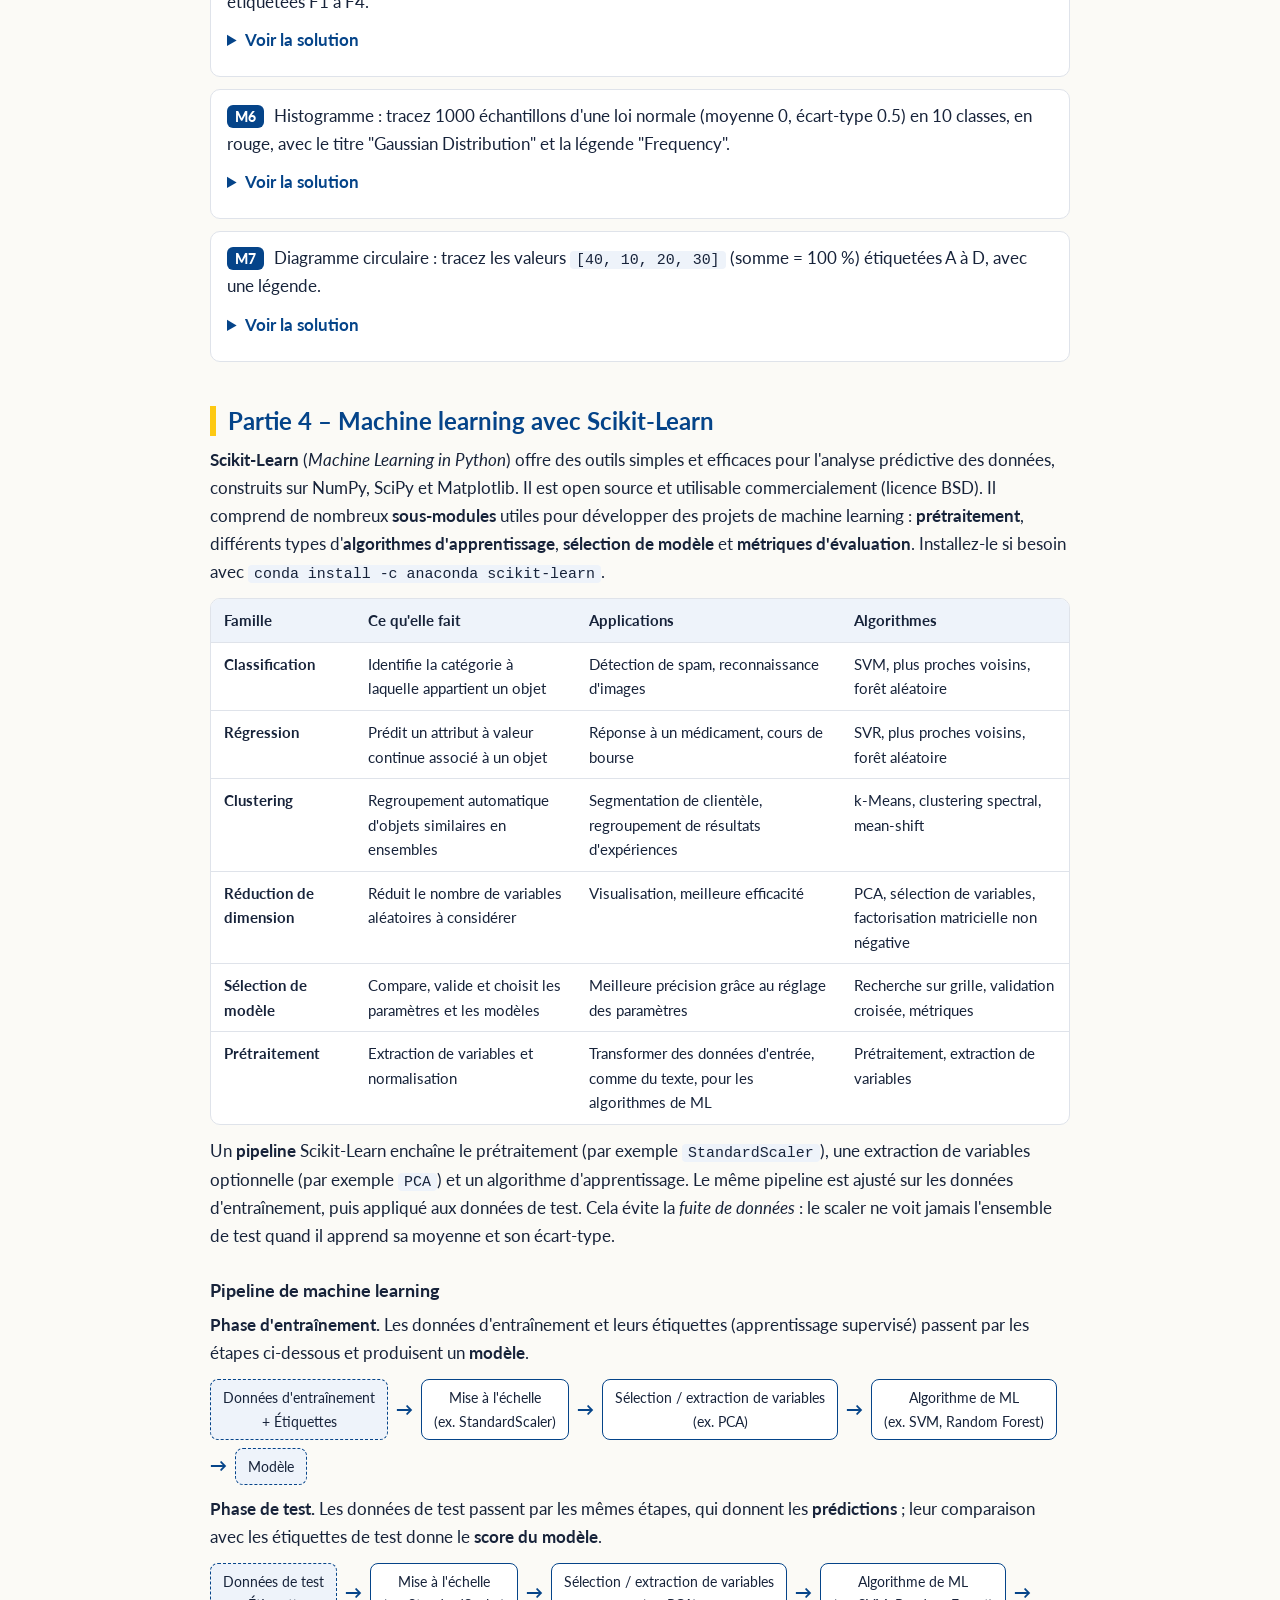
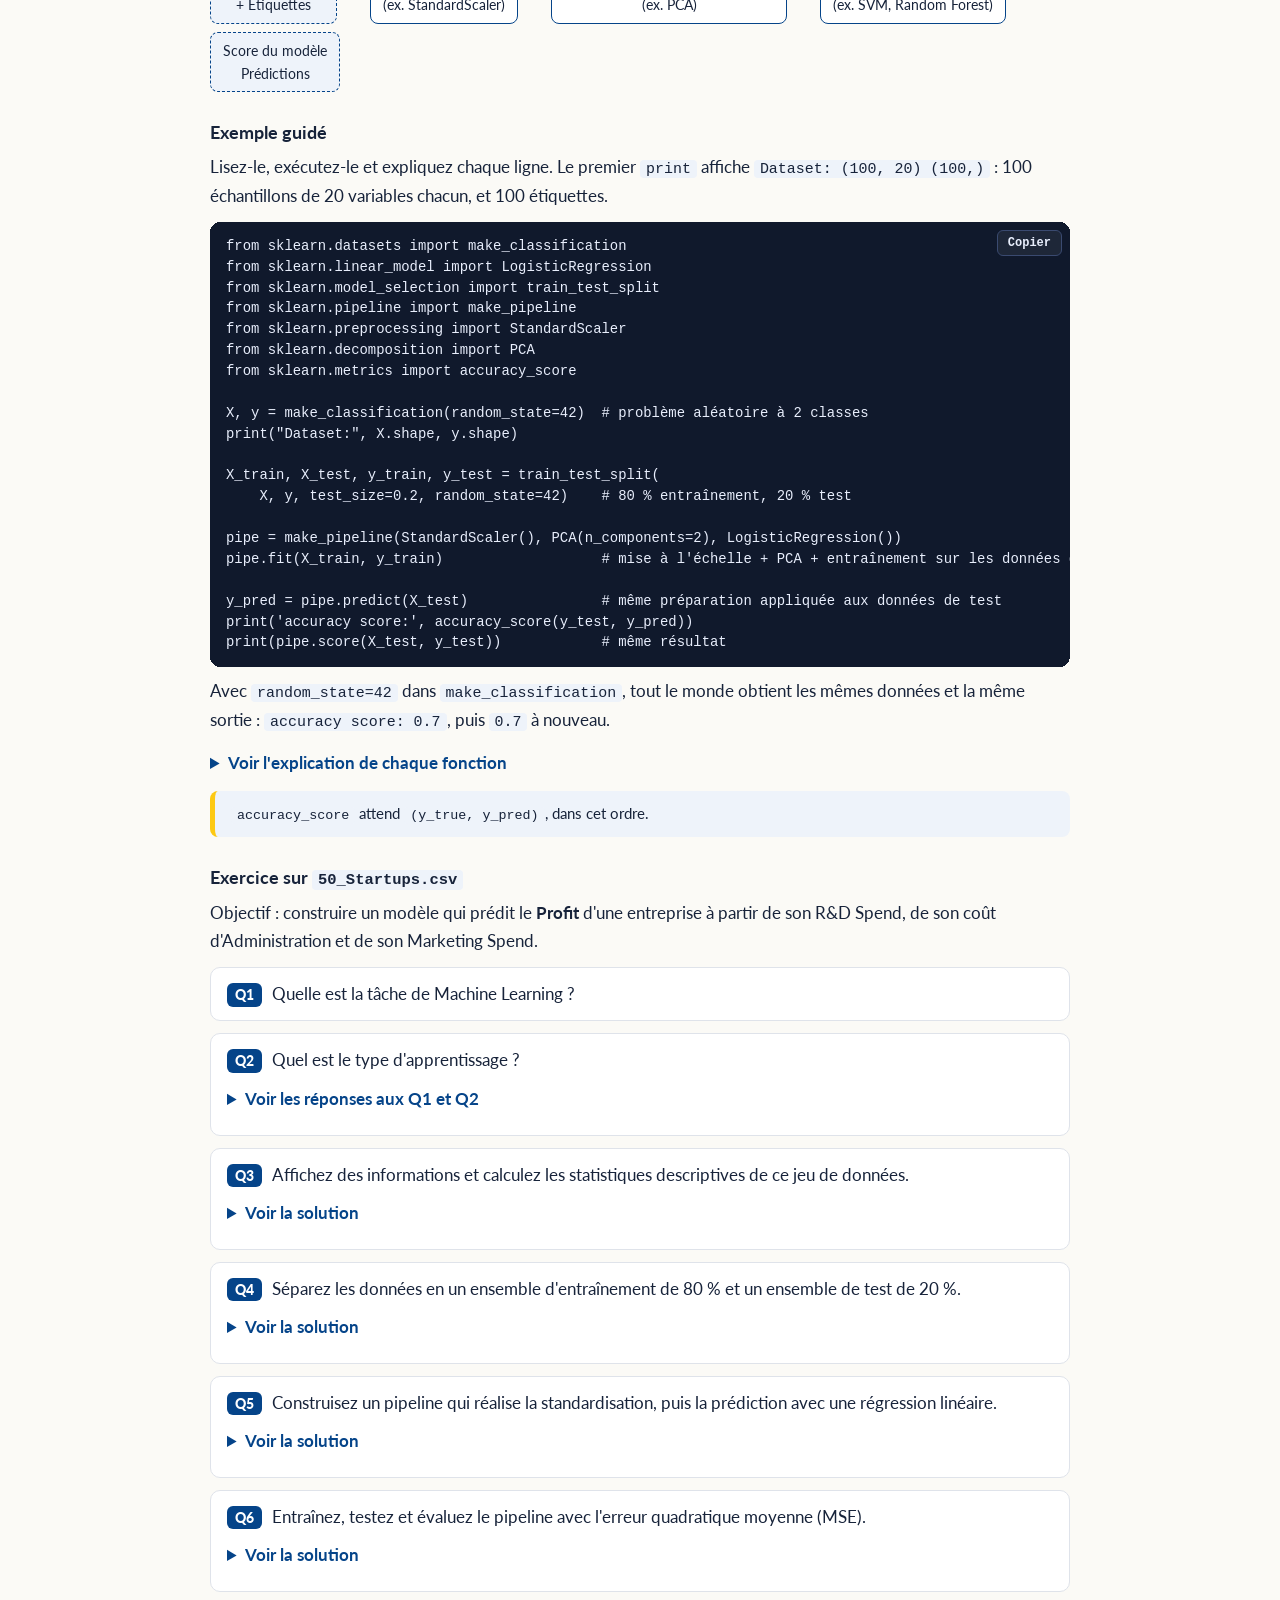
<file: lab1_fr_updated.html>
<!DOCTYPE html>
<html lang="fr">
<head>
<meta charset="utf-8">
<meta name="viewport" content="width=device-width, initial-scale=1, viewport-fit=cover">
<title>TP 1 – Python pour le Machine Learning</title>
<link href="https://fonts.googleapis.com/css2?family=Lato:wght@400;700;900&display=swap" rel="stylesheet">
<style>
:root{--bg:#fbfaf6;--ink:#17233a;--muted:#5b6679;--blue:#054489;--yellow:#fdc913;--line:#dfe3ea;--surface:#fff;--code:#10192c;--codeink:#e8eefc;--onblue:#fff;--tint:#eef3fa}
@media (prefers-color-scheme:dark){:root{--bg:#0d1526;--ink:#e8eefc;--muted:#9aa8c4;--blue:#7fb2ff;--line:#26365a;--surface:#14203a;--code:#08101f;--onblue:#0d1526;--tint:#162543}}
*{box-sizing:border-box}
html{scroll-behavior:smooth}[id]{scroll-margin-top:64px}
body{margin:0;background:var(--bg);color:var(--ink);font:400 17px/1.65 Lato,system-ui,-apple-system,"Segoe UI",sans-serif;padding-bottom:env(safe-area-inset-bottom)}
.wrap{max-width:900px;margin:0 auto;padding:0 20px}
header{background:#054489;color:#fff;padding:max(22px,env(safe-area-inset-top)) 0 24px;border-bottom:6px solid var(--yellow)}
header h1{margin:8px 0 4px;font-size:clamp(1.7rem,5vw,2.4rem);line-height:1.15;font-weight:900}
header p{margin:0 0 14px;opacity:.92}
.lang{text-align:right}
.lang a{color:#fff;font-weight:700;text-decoration:none;border:1.5px solid rgba(255,255,255,.6);padding:3px 14px;border-radius:999px;font-size:.88rem}
.lang a:hover{background:rgba(255,255,255,.15)}
.meta{display:flex;flex-wrap:wrap;gap:8px}
.meta span{background:rgba(255,255,255,.14);padding:3px 12px;border-radius:999px;font-size:.85rem}
.toc{position:sticky;top:0;z-index:5;display:flex;gap:6px;flex-wrap:wrap;padding:10px 0;margin-bottom:6px;background:color-mix(in srgb,var(--bg) 92%,transparent);backdrop-filter:blur(6px)}
.toc a{color:var(--ink);text-decoration:none;font-weight:700;font-size:.88rem;padding:4px 13px;border-radius:999px;border:1.5px solid var(--line);background:var(--surface)}
.toc a:hover,.toc a:focus-visible{border-color:var(--blue);color:var(--blue)}
h2{font-size:1.5rem;line-height:1.25;margin:44px 0 10px;color:var(--blue);border-left:6px solid var(--yellow);padding-left:12px}
h3{font-size:1.1rem;margin:26px 0 6px}
p{margin:0 0 12px}
code{font-family:ui-monospace,Menlo,Consolas,monospace;font-size:.88em;background:var(--tint);padding:1px 6px;border-radius:4px}
.goal{background:var(--surface);border:1px solid var(--line);border-left:6px solid var(--yellow);border-radius:10px;padding:14px 20px}
.goal ul{margin:6px 0 12px;padding-left:1.2em}
.task{background:var(--surface);border:1px solid var(--line);border-radius:10px;padding:12px 16px;margin:12px 0}
.q{display:inline-block;min-width:34px;text-align:center;background:var(--blue);color:var(--onblue);font-weight:900;font-size:.88rem;border-radius:6px;padding:0 8px;margin-right:10px}
details{margin:8px 0}
summary{cursor:pointer;font-weight:700;color:var(--blue);padding:2px 0}
summary:focus-visible,.toc a:focus-visible,.cp:focus-visible{outline:3px solid var(--yellow);outline-offset:2px}
pre{position:relative;background:var(--code);color:var(--codeink);border-radius:10px;padding:14px 16px;overflow-x:auto;font-size:.87rem;line-height:1.5;margin:10px 0}
pre code{background:none;padding:0;font-size:inherit;color:inherit}
.cp{position:absolute;top:8px;right:8px;font:inherit;font-size:.75rem;font-weight:700;padding:3px 10px;border-radius:6px;border:1px solid #3a4a70;background:rgba(255,255,255,.06);color:var(--codeink);cursor:pointer}
.note{background:var(--tint);border-left:5px solid var(--yellow);border-radius:8px;padding:10px 16px;margin:12px 0;font-size:.95rem}
.scroll{overflow-x:auto;border:1px solid var(--line);border-radius:10px;background:var(--surface);margin:12px 0}
table{border-collapse:collapse;width:100%;font-size:.93rem}
th,td{text-align:left;padding:9px 13px;border-bottom:1px solid var(--line);vertical-align:top}
tr:last-child td{border-bottom:0}
th{background:var(--tint)}
.num td,.num th{text-align:right;font-variant-numeric:tabular-nums}
.num td:first-child,.num th:first-child{text-align:left}
ul{padding-left:1.2em}
figure{margin:14px 0;color:var(--ink);background:var(--surface);border:1px solid var(--line);border-radius:10px;padding:12px}
figure svg{display:block;max-width:100%;height:auto;margin:0 auto}
figcaption{font-size:.85rem;color:var(--muted);text-align:center;margin-top:6px}
footer{margin-top:50px;padding:18px 20px;border-top:1px solid var(--line);color:var(--muted);font-size:.85rem;text-align:center}
.flow{display:flex;flex-wrap:wrap;align-items:center;gap:8px;margin:10px 0}
.box{border:1.5px solid var(--blue);border-radius:8px;padding:6px 12px;background:var(--surface);font-size:.88rem;text-align:center}
.box.io{background:var(--tint);border-style:dashed}
.ar{font-weight:900;color:var(--blue)}
@media (prefers-reduced-motion:reduce){html{scroll-behavior:auto}}
@media print{.toc,.cp,.lang{display:none}details{display:block}}
</style>
</head>
<body>
<header><div class="wrap">
<div class="lang"><a href="lab1.1_en.html" hreflang="en">English</a></div>
<h1>TP 1 – Python pour le Machine Learning</h1>
<p>Anaconda, Jupyter, OpenCV, Pandas, Matplotlib et Scikit-Learn</p>
<div class="meta"><span>Cours : Machine Learning 1</span><span>Niveau : M1 BDDS</span><span>Durée : 3 heures</span><span>Enseignante : Noura Aboudi</span></div>
</div></header>

<main><div class="wrap">
<nav class="toc" aria-label="Sommaire"><a href="#goals">Objectifs</a><a href="#p1">1 · Anaconda &amp; OpenCV</a><a href="#p2">2 · Pandas</a><a href="#p3">3 · Matplotlib</a><a href="#p4">4 · Scikit-Learn</a><a href="#bonus">Bonus</a><a href="#solutions">Toutes les solutions</a></nav>

<h2 id="goals">Objectifs</h2>
<div class="goal">
<p>À la fin de ce TP, vous saurez :</p>
<ul>
<li>Créer un environnement conda, installer des paquets et lancer Jupyter depuis Anaconda Navigator.</li>
<li>Travailler dans un Jupyter Notebook avec des cellules de code et de texte (markdown).</li>
<li>Lire, afficher et enregistrer une image avec OpenCV.</li>
<li>Charger, explorer, nettoyer et décrire un jeu de données avec Pandas.</li>
<li>Tracer les principaux types de graphiques avec Matplotlib.</li>
<li>Construire, entraîner et évaluer un pipeline Scikit-Learn.</li>
</ul>
<p><b>Fichiers nécessaires :</b> <code>test.jpg</code> (une image quelconque), <code>Cars.csv</code>, <code>50_Startups.csv</code> et <code>data.csv</code> (178 lignes ; colonnes Duration, Pulse, Maxpulse, Calories ; utilisé dans les exemples Pandas), tous fournis par l'enseignante. Placez-les dans le même dossier que votre notebook.</p>
<p><b>Livrable :</b> le notebook <code>Lab1_Introduction.ipynb</code>, avec chaque réponse dans sa propre cellule, précédée d'une cellule markdown indiquant le numéro de la question.</p>
</div>

<h2 id="p1">Partie 1 – Anaconda, Jupyter et OpenCV</h2>

<h3>Qu'est-ce qu'Anaconda ?</h3>
<ul>
<li>Une <b>distribution Python</b> open source, particulièrement populaire pour les projets de science des données et de machine learning.</li>
<li>Facile à installer : téléchargez l'installateur sur <code>repo.anaconda.com/archive</code> et suivez les instructions.</li>
<li>Elle inclut de nombreux paquets :</li>
</ul>
<div class="scroll"><table>
<tr><th>Catégorie</th><th>Exemples</th></tr>
<tr><td><b>Paquets Python</b></td><td>NumPy, SciPy, Pandas, Matplotlib, Scikit-Learn, …</td></tr>
<tr><td><b>Environnements de développement Python</b></td><td>Jupyter, Spyder, PyCharm, …</td></tr>
<tr><td><b>Gestionnaire de paquets multiplateforme</b></td><td>conda</td></tr>
</table></div>

<h3>Anaconda Navigator et Jupyter Notebook</h3>
<ul>
<li><b>Anaconda Navigator</b> est une <b>interface graphique (GUI)</b> de bureau qui lance des <b>applications</b> et gère les <b>paquets conda</b> et les <b>environnements</b> sans ligne de commande.</li>
<li><b>Jupyter Notebook</b> est une <b>application web</b> open source pour <b>créer et partager des notebooks</b> contenant du code, des équations, des visualisations et du texte.</li>
<li>Un notebook est composé de cellules. Une cellule <b>Code</b> exécute du Python et affiche son résultat en dessous (<code>In [2]: 3 + 4</code> donne <code>Out[2]: 7</code>). Une cellule <b>Markdown</b> contient du texte mis en forme. Le type se choisit dans la liste déroulante de la barre d'outils, et <b>Ctrl + Entrée</b> exécute la cellule sélectionnée (menu : Cell → Run Cell).</li>
</ul>

<h3>Paquets et environnements virtuels avec conda</h3>
<div class="scroll"><table>
<tr><th>Tâche</th><th>Commande</th></tr>
<tr><td>Installer un paquet (ici OpenCV, module <code>cv2</code>)</td><td><code>conda install opencv</code></td></tr>
<tr><td>Installer une version précise</td><td><code>conda install opencv=4.6.0</code></td></tr>
<tr><td>Installer depuis un canal précis</td><td><code>conda install -c conda-forge opencv</code></td></tr>
<tr><td>Installer avec pip</td><td><code>pip install opencv-python</code></td></tr>
<tr><td>Mettre à jour / désinstaller un paquet</td><td><code>conda update opencv</code> / <code>conda remove opencv</code></td></tr>
<tr><td>Créer / activer un environnement</td><td><code>conda create -n TEST</code> / <code>conda activate TEST</code></td></tr>
<tr><td>Désactiver / supprimer un environnement et tous ses paquets</td><td><code>conda deactivate</code> / <code>conda env remove -n TEST</code></td></tr>
</table></div>
<p>Les environnements virtuels permettent d'avoir <b>différentes versions de paquets</b> sur la même machine. Un environnement conda garde les paquets de ce cours séparés de vos autres projets.</p>

<h3>Exercice</h3>
<p>Placez <code>test.jpg</code> dans le même dossier que votre notebook.</p>

<div class="task"><b class="q">Q1</b>Lancez l'<b>invite CMD.exe</b> depuis Anaconda Navigator.
<details><summary>Voir la solution</summary><p>Ouvrez Anaconda Navigator, allez dans <b>Environments</b>, cliquez sur la flèche verte à côté du nom de l'environnement et choisissez <b>Open Terminal</b> (ou lancez <b>Anaconda Prompt</b> depuis le menu Démarrer). L'invite commence par <code>(base)</code>.</p></details></div>

<div class="task"><b class="q">Q2</b>Créez un environnement <code>ML1Labs</code> et activez-le.
<details><summary>Voir la solution</summary><p><code>conda create -n ML1Labs python</code><br><code>conda activate ML1Labs</code></p><p>Répondez <code>y</code> quand conda demande de continuer. L'invite commence maintenant par <code>(ML1Labs)</code>. Pour quitter l'environnement : <code>conda deactivate</code>.</p>
<p><b>Fonctions utilisées</b></p>
<div class="scroll"><table>
<tr><th>Fonction / nom</th><th>Rôle</th></tr>
<tr><td><code>conda create -n ML1Labs</code></td><td>Crée un environnement virtuel nommé <code>ML1Labs</code>. Les environnements virtuels permettent d'avoir différentes versions de paquets sur la même machine</td></tr>
<tr><td><code>conda activate ML1Labs</code></td><td>Active l'environnement : les paquets que vous installez ensuite y sont placés</td></tr>
<tr><td><code>conda deactivate</code></td><td>Quitte l'environnement actif</td></tr>
<tr><td><code>conda env remove -n ML1Labs</code></td><td>Supprime l'environnement et tous les paquets qui y sont installés</td></tr>
</table></div></details></div>

<div class="task"><b class="q">Q3</b>Installez OpenCV avec conda.
<details><summary>Voir la solution</summary><p><code>conda install opencv</code></p><p>Si le paquet n'est pas trouvé, utilisez un canal précis : <code>conda install -c conda-forge opencv</code>. La commande <code>pip install opencv-python</code> fonctionne aussi.</p>
<p><b>Fonctions utilisées</b></p>
<div class="scroll"><table>
<tr><th>Fonction / nom</th><th>Rôle</th></tr>
<tr><td><code>conda install opencv</code></td><td>Installe le paquet OpenCV (le module <code>cv2</code>)</td></tr>
<tr><td><code>conda install opencv=4.6.0</code></td><td>Installe une <b>version précise</b></td></tr>
<tr><td><code>conda install -c conda-forge opencv</code></td><td>Installe depuis un <b>canal précis</b></td></tr>
<tr><td><code>pip install opencv-python</code></td><td>Installateur alternatif (pip)</td></tr>
<tr><td><code>conda update opencv</code></td><td>Met à jour le paquet</td></tr>
<tr><td><code>conda remove opencv</code></td><td>Désinstalle le paquet</td></tr>
</table></div></details>
<div class="note">Les parties suivantes utilisent aussi Jupyter, Pandas, Matplotlib et Scikit-Learn. Un nouvel environnement ne les contient pas : installez-les maintenant avec <code>conda install notebook pandas matplotlib scikit-learn</code></div></div>

<div class="task"><b class="q">Q4</b>Sélectionnez l'environnement <code>ML1Labs</code> et lancez le <b>Jupyter Notebook</b> depuis Anaconda Navigator.
<details><summary>Voir la solution</summary><p>Dans Anaconda Navigator, ouvrez l'onglet <b>Home</b>. Dans la liste <b>Applications on</b>, choisissez <code>ML1Labs</code> au lieu de <code>base (root)</code>. Cliquez sur <b>Launch</b> sous <b>Notebook</b> (si le bouton indique <b>Install</b>, cliquez d'abord dessus). Un onglet du navigateur s'ouvre sur l'explorateur de fichiers Jupyter.</p></details></div>

<div class="task"><b class="q">Q5</b>Créez un notebook nommé <code>Lab1_Introduction.ipynb</code>.
<details><summary>Voir la solution</summary><p>Dans l'explorateur Jupyter, allez dans votre dossier de TP, cliquez sur <b>New</b> puis <b>Python 3</b>. Cliquez sur le titre <code>Untitled</code> en haut et renommez-le en <code>Lab1_Introduction</code>. Le fichier est enregistré sous <code>Lab1_Introduction.ipynb</code>.</p></details></div>

<div class="task"><b class="q">Q6</b>Dans une cellule de code, importez le module <code>cv2</code> et affichez sa version.
<details><summary>Voir la solution</summary><pre><code>import cv2
print(cv2.__version__)</code></pre><p>En Python 3, <code>print</code> demande des parenthèses. Exécutez la cellule avec Ctrl + Entrée.</p>
<p><b>Fonctions utilisées</b></p>
<div class="scroll"><table>
<tr><th>Fonction / nom</th><th>Rôle</th></tr>
<tr><td><code>import cv2</code></td><td>Importe le module OpenCV</td></tr>
<tr><td><code>cv2.__version__</code></td><td>Attribut qui donne la version d'OpenCV installée</td></tr>
<tr><td><code>print()</code></td><td>Affiche la valeur sous la cellule</td></tr>
</table></div></details></div>

<div class="task"><b class="q">Q7</b>Dans une cellule <b>markdown</b>, écrivez <code>Read, Display and Save an Image</code>.
<details><summary>Voir la solution</summary><p>Insérez une nouvelle cellule, changez son type de <b>Code</b> à <b>Markdown</b> dans la liste déroulante de la barre d'outils, et tapez <code>## Read, Display and Save an Image</code> (le <code>##</code> en fait un titre). Appuyez sur Ctrl + Entrée pour l'afficher.</p>
<p><b>Notions utilisées</b></p>
<div class="scroll"><table>
<tr><th>Fonction / nom</th><th>Rôle</th></tr>
<tr><td><code>Cellule Code / Markdown</code></td><td>Une cellule <b>code</b> exécute du Python ; une cellule <b>markdown</b> contient du texte mis en forme (titres, explications). Le type se choisit dans la liste déroulante de la barre d'outils</td></tr>
<tr><td><code>## texte</code></td><td>Syntaxe markdown pour un titre</td></tr>
<tr><td><code>Ctrl + Entrée</code></td><td>Exécute la cellule sélectionnée (menu : Cell → Run Cell)</td></tr>
</table></div></details></div>

<div class="task"><b class="q">Q8</b>Dans une cellule de code, testez ce code et expliquez le rôle de chaque fonction OpenCV.
<pre class="sol"><code>import cv2

img_grayscale = cv2.imread('test.jpg', 0)       # 0 = lire en niveaux de gris
cv2.imshow('grayscale image', img_grayscale)    # afficher dans une fenêtre
cv2.waitKey(0)                                  # attendre l'appui sur une touche
cv2.destroyAllWindows()                         # fermer toutes les fenêtres
cv2.imwrite('grayscale.jpg', img_grayscale)     # enregistrer l'image</code></pre>
<div class="note">Si <code>cv2.imread</code> renvoie <code>None</code>, le fichier n'a pas été trouvé : vérifiez le nom du fichier et que <code>test.jpg</code> est dans le dossier du notebook. Cliquez sur la fenêtre de l'image et appuyez sur une touche pour la fermer, sinon le notebook reste bloqué.</div>
<details><summary>Voir l'explication des fonctions</summary>
<p><b>Rôle de chaque fonction OpenCV</b></p>
<div class="scroll"><table>
<tr><th>Fonction / nom</th><th>Rôle</th></tr>
<tr><td><code>cv2.imread(file, 0)</code></td><td><b>Lit</b> une image depuis un fichier. Le drapeau <code>0</code> la charge en niveaux de gris ; elle renvoie l'image sous forme de tableau (ou <code>None</code> si le fichier n'est pas trouvé)</td></tr>
<tr><td><code>cv2.imshow(name, img)</code></td><td><b>Affiche</b> une image dans une fenêtre intitulée <code>name</code></td></tr>
<tr><td><code>cv2.waitKey(0)</code></td><td>Attend l'appui sur une touche pour fermer la fenêtre ; <code>0</code> signifie attendre indéfiniment</td></tr>
<tr><td><code>cv2.destroyAllWindows()</code></td><td>Détruit toutes les fenêtres créées</td></tr>
<tr><td><code>cv2.imwrite(file, img)</code></td><td><b>Écrit</b> (enregistre) l'image dans un fichier</td></tr>
</table></div></details></div>

<h2 id="p2">Partie 2 – Exploration et nettoyage des données avec Pandas</h2>
<p><b>Pandas</b> est une bibliothèque Python pour travailler avec des <b>jeux de données tabulaires</b>. Elle fournit des fonctions pour <b>analyser, nettoyer, explorer</b> et <b>manipuler</b> les données. Une <b>Series</b> est un tableau à une dimension (un tableau à une colonne) contenant des données de n'importe quel type. Un <b>DataFrame</b> est un tableau avec des lignes et des colonnes. Commencez chaque exemple par <code>import pandas as pd</code>.</p>

<h3>Series : étiquettes par défaut, étiquettes personnalisées, objets clé/valeur</h3>
<pre><code>import pandas as pd

sr = pd.Series([1, 5, 3])                        # étiquettes par défaut 0, 1, 2
print(sr)

sr = pd.Series([1, 5, 3], index=["x", "y", "z"]) # créer ses propres étiquettes
print(sr)
print(sr["x"])                                   # accéder à une valeur par son étiquette -&gt; 1

calories = {"day1": 300, "day2": 200, "day3": 100}
skv = pd.Series(calories)                        # un objet clé/valeur (dictionnaire) : les clés deviennent les étiquettes
print(skv)</code></pre>
<p>Chaque Series affiche ses étiquettes à gauche, ses valeurs à droite et son <code>dtype</code> (ici <code>int64</code>) en dessous.</p>

<h3>DataFrame : un tableau construit à partir d'un dictionnaire</h3>
<pre><code>mydataset = {
  'cars': ["BMW", "Volvo", "Ford"],
  'colors': ["White", "Red", "Black"]
}
df = pd.DataFrame(mydataset)    # chaque clé devient une colonne
print(df)</code></pre>
<p>Sans <code>index</code>, les lignes sont numérotées 0, 1, 2. L'échauffement ci-dessous ajoute des <b>index nommés</b> et localise des lignes avec <code>loc[]</code>.</p>

<h3>Échauffement</h3>
<div class="task"><b class="q">W1</b>Créez la Series <code>calories = {"day1": 300, "day2": 200, "day3": 100}</code> et affichez-la. Puis affichez la valeur de <code>"day2"</code>.</div>
<div class="task"><b class="q">W2</b>Créez un DataFrame avec les colonnes <code>calories = [300, 200, 100]</code> et <code>duration = [40, 50, 60]</code>, indexé par <code>day1</code>, <code>day2</code>, <code>day3</code>. Utilisez <code>loc</code> pour afficher seulement <code>day1</code> et <code>day2</code>.
<details><summary>Voir la solution</summary><pre><code>import pandas as pd

sr = pd.Series({"day1": 300, "day2": 200, "day3": 100})
print(sr)
print(sr["day2"])

data = {"calories": [300, 200, 100], "duration": [40, 50, 60]}
df = pd.DataFrame(data, index=["day1", "day2", "day3"])
print(df.loc[["day1", "day2"]])</code></pre>
<p><b>Fonctions utilisées</b></p>
<div class="scroll"><table>
<tr><th>Fonction / nom</th><th>Rôle</th></tr>
<tr><td><code>pd.Series(data, index=[...])</code></td><td><b>Series</b> : tableau à une dimension (une colonne) contenant des données de n'importe quel type. <code>index</code> crée les <b>étiquettes</b></td></tr>
<tr><td><code>pd.Series(dict)</code></td><td>Un dictionnaire (objet clé/valeur) peut être utilisé directement : les clés deviennent les étiquettes</td></tr>
<tr><td><code>sr["day2"]</code></td><td>Récupère une valeur à partir de son étiquette</td></tr>
<tr><td><code>pd.DataFrame(data, index=[...])</code></td><td><b>DataFrame</b> : tableau avec lignes et colonnes. <code>index</code> donne des <b>index nommés</b> aux lignes</td></tr>
<tr><td><code>df.loc[[...]]</code></td><td><b>Localise des lignes</b> à partir d'une liste de noms d'index</td></tr>
</table></div></details></div>

<h3>Notre jeu de données : <code>data.csv</code></h3>
<p>Les exemples ci-dessous utilisent <code>data.csv</code> : <b>178 observations</b> d'une séance d'entraînement, avec les variables <code>Duration</code> (minutes), <code>Pulse</code>, <code>Maxpulse</code> et <code>Calories</code>. Tous les chiffres affichés viennent de ce fichier, tel qu'il est chargé, avant tout nettoyage.</p>

<h3>Lire un fichier CSV ou JSON</h3>
<pre><code>df = pd.read_csv('data.csv')     # fichier CSV -&gt; DataFrame
print(df.to_string())

df = pd.read_json('data.json')   # fichier JSON -&gt; DataFrame
print(df.to_string())</code></pre>
<div class="note"><b>Astuce :</b> utilisez <code>to_string()</code> pour afficher tout le DataFrame. Sans elle, Pandas n'affiche que les premières et dernières lignes.</div>

<h3>Voir le DataFrame : <code>head()</code> et <code>tail()</code></h3>
<pre><code>df = pd.read_csv('data.csv')
print(df.head(3))   # les 3 premières lignes, en partant du haut
print(df.tail(3))   # les 3 dernières lignes, en partant du bas</code></pre>
<div class="scroll"><table class="num">
<tr><th></th><th>Duration</th><th>Pulse</th><th>Maxpulse</th><th>Calories</th></tr>
<tr><td>0</td><td>60</td><td>110</td><td>130</td><td>409.1</td></tr>
<tr><td>1</td><td>60</td><td>117</td><td>145</td><td>479.0</td></tr>
<tr><td>2</td><td>60</td><td>103</td><td>135</td><td>340.0</td></tr>
<tr><td>175</td><td>60</td><td>98</td><td>126</td><td>286.0</td></tr>
<tr><td>176</td><td>60</td><td>100</td><td>122</td><td>329.4</td></tr>
<tr><td>177</td><td>60</td><td>111</td><td>138</td><td>400.0</td></tr>
</table></div>
<p>Les trois premières lignes viennent de <code>head(3)</code>, les trois dernières de <code>tail(3)</code>. Les numéros de ligne 175 à 177 montrent que le fichier contient 178 lignes (numérotées de 0 à 177).</p>

<h3>Obtenir des informations : <code>info()</code></h3>
<pre><code>print(df.info())</code></pre>
<pre class="out"><code>&lt;class 'pandas.core.frame.DataFrame'&gt;
RangeIndex: 178 entries, 0 to 177
Data columns (total 4 columns):
 #   Column    Non-Null Count  Dtype
---  ------    --------------  -----
 0   Duration  178 non-null    int64
 1   Pulse     178 non-null    int64
 2   Maxpulse  178 non-null    int64
 3   Calories  173 non-null    float64
dtypes: float64(1), int64(3)
memory usage: 5.7 KB
None</code></pre>
<ul>
<li>Il y a <b>178 lignes</b> (observations) et <b>4 colonnes</b> (variables).</li>
<li>Le nom de chaque colonne est donné avec son <b>type de données</b>.</li>
<li>Seule <code>Calories</code> a des <b>valeurs manquantes</b> (null) : 178 - 173 = <b>5 valeurs manquantes</b> (lignes 17, 27, 91, 118 et 141).</li>
<li><code>info()</code> affiche son rapport elle-même et renvoie <code>None</code>, donc <code>print(df.info())</code> ajoute la dernière ligne <code>None</code>. Écrire <code>df.info()</code> suffit. Les versions récentes de Pandas affichent <code>pandas.DataFrame</code> sur la première ligne.</li>
</ul>

<h3>Description statistique : <code>describe()</code></h3>
<pre><code>df.describe()</code></pre>
<div class="scroll"><table class="num">
<tr><th></th><th>Duration</th><th>Pulse</th><th>Maxpulse</th><th>Calories</th></tr>
<tr><td><b>count</b></td><td>178.000000</td><td>178.000000</td><td>178.000000</td><td>173.000000</td></tr>
<tr><td><b>mean</b></td><td>63.483146</td><td>107.191011</td><td>133.640449</td><td>372.289595</td></tr>
<tr><td><b>std</b></td><td>41.264645</td><td>14.264948</td><td>16.234682</td><td>260.187717</td></tr>
<tr><td><b>min</b></td><td>15.000000</td><td>80.000000</td><td>100.000000</td><td>50.300000</td></tr>
<tr><td><b>25%</b></td><td>45.000000</td><td>100.000000</td><td>124.000000</td><td>253.300000</td></tr>
<tr><td><b>50%</b></td><td>60.000000</td><td>105.000000</td><td>131.000000</td><td>317.700000</td></tr>
<tr><td><b>75%</b></td><td>60.000000</td><td>111.000000</td><td>140.750000</td><td>387.600000</td></tr>
<tr><td><b>max</b></td><td>300.000000</td><td>159.000000</td><td>184.000000</td><td>1860.400000</td></tr>
</table></div>
<p>Lisez-la colonne par colonne : <code>count</code> est le nombre de valeurs non vides (173 pour Calories confirme 5 valeurs manquantes), <code>std</code> l'écart-type autour de la moyenne <code>mean</code>, et les lignes 25 % / 50 % / 75 % sont les quartiles (50 % est la médiane). Un <code>max</code> très supérieur à la valeur à 75 %, comme 1860.4 pour Calories (75 % : 387.6) ou 300 pour Duration (75 % : 60), signale des valeurs inhabituelles à examiner.</p>

<h3>Nettoyer les données</h3>
<p>Les jeux de données réels contiennent des cellules vides, des doublons, des valeurs erronées et des formats incorrects. Nettoyez-les avant toute analyse ou tout apprentissage.</p>

<h3>Cellules vides : <code>dropna()</code> ou <code>fillna()</code></h3>
<pre><code>new_df = df.dropna()            # supprime les lignes avec des cellules vides : renvoie un NOUVEAU DataFrame,
                                # le df d'origine n'est pas modifié
df.dropna(inplace=True)         # inplace=True modifie le DataFrame d'origine df

# remplacer les valeurs vides au lieu de supprimer des lignes
m = df["Calories"].median()
df["Calories"] = df["Calories"].fillna(m)   # remplacer par la valeur médiane</code></pre>
<p>Sur <code>data.csv</code>, <code>dropna()</code> supprime les 5 lignes incomplètes et garde <b>173</b> lignes. <code>fillna()</code> garde les <b>178</b> lignes et remplit les 5 cellules vides avec la médiane de Calories, <b>317.7</b>.</p>

<h3>Supprimer les doublons</h3>
<pre><code>print(df.duplicated())            # True pour chaque ligne en doublon, sinon False

df.drop_duplicates(inplace=True)  # supprime tous les doublons
df.info()                         # vérifier le nouveau nombre de lignes</code></pre>
<p><code>data.csv</code> contient <b>16 lignes en doublon</b> (<code>True</code> dans la sortie) : les lignes 36, 37, 38, 40, 71, 113, 155 et les neuf dernières, 169 à 177. <code>drop_duplicates()</code> garde la première copie de chacune et laisse <b>162</b> lignes.</p>

<h3>Données erronées</h3>
<p>Repérez les valeurs erronées avec <code>describe()</code> ou un graphique (voir plus bas), puis choisissez l'une des trois solutions. Exemple sur la colonne <code>Duration</code> avec un intervalle accepté [<code>MinValue</code>, <code>MaxValue</code>].</p>
<pre><code>MinValue, MaxValue = 15, 120

# Solution (1) : remplacer une valeur erronée par la valeur correcte
df.loc[row_index, 'Duration'] = new_value

# Solution (2) : ramener les valeurs hors intervalle à la limite la plus proche
for x in df.index:
    if df.loc[x, 'Duration'] &gt; MaxValue:
        df.loc[x, 'Duration'] = MaxValue
    elif df.loc[x, 'Duration'] &lt; MinValue:
        df.loc[x, 'Duration'] = MinValue

# Solution (3) : supprimer les lignes dont la valeur est hors intervalle
for x in df.index:
    if df.loc[x, 'Duration'] &gt; MaxValue or df.loc[x, 'Duration'] &lt; MinValue:
        df.drop(x, inplace=True)</code></pre>
<p><b>Fonctions utilisées</b></p>
<div class="scroll"><table>
<tr><th>Fonction / nom</th><th>Rôle</th></tr>
<tr><td><code>df.loc[row, 'col'] = value</code></td><td>Remplace une valeur à une ligne et une colonne données</td></tr>
<tr><td><code>for x in df.index</code></td><td>Parcourt les étiquettes de lignes du DataFrame</td></tr>
<tr><td><code>df.drop(x, inplace=True)</code></td><td>Supprime la ligne d'étiquette <code>x</code> du DataFrame d'origine</td></tr>
</table></div>
<p>Les solutions (2) et (3) sont des alternatives : choisissez-en une. Avec l'intervalle [15, 120], aucune ligne n'est en dessous de 15 mais <b>13 lignes</b> ont une Duration supérieure à 120 (de 150 à 300 minutes). La solution (2) les ramène à 120 ; la solution (3) les supprime. Décidez d'abord si ces longues séances sont des erreurs ou des cas réels : elles sont cohérentes avec leurs fortes valeurs de Calories (voir le nuage de points ci-dessous), vous pouvez donc très bien les garder.</p>

<h3>Format incorrect</h3>
<p>Par exemple une colonne de dates stockées sous forme de texte. Cela s'applique à tout jeu de données ayant une colonne <code>Date</code> (<code>data.csv</code> n'en a pas).</p>
<pre><code># Solution (1) : corriger le format
df['Date'] = pd.to_datetime(df['Date'])

# Solution (2) : supprimer la colonne au format incorrect
df.drop(['Date'], axis=1, inplace=True)</code></pre>
<p><b>Fonctions utilisées</b></p>
<div class="scroll"><table>
<tr><th>Fonction / nom</th><th>Rôle</th></tr>
<tr><td><code>pd.to_datetime(col)</code></td><td>Convertit une colonne au type date-heure</td></tr>
<tr><td><code>df.drop([...], axis=1)</code></td><td><code>axis=1</code> signifie supprimer des colonnes (des lignes avec <code>axis=0</code>, valeur par défaut)</td></tr>
</table></div>

<h3>Récapitulatif du nettoyage sur <code>data.csv</code></h3>
<div class="scroll"><table class="num">
<tr><th>Étape</th><th>Lignes</th><th>Calories manquantes</th><th>Doublons</th></tr>
<tr><td>Tel que chargé avec <code>read_csv()</code></td><td>178</td><td>5</td><td>16</td></tr>
<tr><td><code>new_df = df.dropna()</code></td><td>173</td><td>0</td><td>–</td></tr>
<tr><td><code>fillna(médiane)</code> sur les 178 lignes (médiane = 317.7)</td><td>178</td><td>0</td><td>16</td></tr>
<tr><td>puis <code>drop_duplicates()</code></td><td>162</td><td>0</td><td>0</td></tr>
</table></div>

<h3>Corrélation des données</h3>
<p>La méthode <code>corr()</code> calcule la <b>relation</b> entre chaque paire de colonnes du jeu de données (de -1 à +1).</p>
<pre><code>df.corr()</code></pre>
<div class="scroll"><table class="num">
<tr><th></th><th>Duration</th><th>Pulse</th><th>Maxpulse</th><th>Calories</th></tr>
<tr><td><b>Duration</b></td><td>1.000000</td><td>-0.149185</td><td>0.014825</td><td>0.922028</td></tr>
<tr><td><b>Pulse</b></td><td>-0.149185</td><td>1.000000</td><td>0.790206</td><td>0.035419</td></tr>
<tr><td><b>Maxpulse</b></td><td>0.014825</td><td>0.790206</td><td>1.000000</td><td>0.212744</td></tr>
<tr><td><b>Calories</b></td><td>0.922028</td><td>0.035419</td><td>0.212744</td><td>1.000000</td></tr>
</table></div>
<p>Duration et Calories sont fortement liées (0.92). Pulse et Maxpulse le sont aussi (0.79). Les autres paires sont proches de 0 : peu de relation linéaire. Ces valeurs sont calculées sur le fichier tel que chargé ; une fois les Calories manquantes remplies, les coefficients de Calories changent légèrement (par exemple 0.9217 pour Duration). Si une colonne contient du texte, <code>corr()</code> ne peut pas l'utiliser : supprimez-la d'abord avec <code>df.drop(['col'], axis=1)</code>.</p>

<h3>Graphiques : courbe</h3>
<pre><code>import matplotlib.pyplot as plt

df = pd.read_csv('data.csv')
df.plot()        # la méthode plot() crée des diagrammes : une courbe par colonne
plt.show()</code></pre>
<figure><svg role="img" aria-label="Courbes de Duration, Pulse, Maxpulse et Calories selon le numéro de ligne" xmlns:xlink="http://www.w3.org/1999/xlink"  viewBox="0 0 493.094844 273.779141" xmlns="http://www.w3.org/2000/svg" version="1.1">
 
 <defs>
  
 </defs>
 <g id="figure_1">
  <g id="patch_1">
   <path d="M 0 273.779141 
L 493.094844 273.779141 
L 493.094844 0 
L 0 0 
L 0 273.779141 
z
" style="fill: none"/>
  </g>
  <g id="axes_1">
   <g id="patch_2">
    <path d="M 39.494844 228.96 
L 485.894844 228.96 
L 485.894844 7.2 
L 39.494844 7.2 
L 39.494844 228.96 
z
" style="fill: none"/>
   </g>
   <g id="matplotlib.axis_1">
    <g id="xtick_1">
     <g id="line2d_1">
      <defs>
       <path id="mb66ca602a7" d="M 0 0 
L 0 3.5 
" style="stroke: currentColor; stroke-width: 0.8"/>
      </defs>
      <g>
       <use xlink:href="#mb66ca602a7" x="59.785753" y="228.96" style="fill: currentColor; stroke: currentColor; stroke-width: 0.8"/>
      </g>
     </g>
     <g id="text_1">
      <text style="font-size: 11px; font-family: 'Inter', 'DejaVu Sans', 'Bitstream Vera Sans', 'Computer Modern Sans Serif', 'Lucida Grande', 'Verdana', 'Geneva', 'Lucid', 'Arial', 'Helvetica', 'Avant Garde', sans-serif; text-anchor: middle; fill: currentColor" x="59.785753" y="246.61625" transform="rotate(-0 59.785753 246.61625)">0</text>
     </g>
    </g>
    <g id="xtick_2">
     <g id="line2d_2">
      <g>
       <use xlink:href="#mb66ca602a7" x="117.104705" y="228.96" style="fill: currentColor; stroke: currentColor; stroke-width: 0.8"/>
      </g>
     </g>
     <g id="text_2">
      <text style="font-size: 11px; font-family: 'Inter', 'DejaVu Sans', 'Bitstream Vera Sans', 'Computer Modern Sans Serif', 'Lucida Grande', 'Verdana', 'Geneva', 'Lucid', 'Arial', 'Helvetica', 'Avant Garde', sans-serif; text-anchor: middle; fill: currentColor" x="117.104705" y="246.61625" transform="rotate(-0 117.104705 246.61625)">25</text>
     </g>
    </g>
    <g id="xtick_3">
     <g id="line2d_3">
      <g>
       <use xlink:href="#mb66ca602a7" x="174.423657" y="228.96" style="fill: currentColor; stroke: currentColor; stroke-width: 0.8"/>
      </g>
     </g>
     <g id="text_3">
      <text style="font-size: 11px; font-family: 'Inter', 'DejaVu Sans', 'Bitstream Vera Sans', 'Computer Modern Sans Serif', 'Lucida Grande', 'Verdana', 'Geneva', 'Lucid', 'Arial', 'Helvetica', 'Avant Garde', sans-serif; text-anchor: middle; fill: currentColor" x="174.423657" y="246.61625" transform="rotate(-0 174.423657 246.61625)">50</text>
     </g>
    </g>
    <g id="xtick_4">
     <g id="line2d_4">
      <g>
       <use xlink:href="#mb66ca602a7" x="231.74261" y="228.96" style="fill: currentColor; stroke: currentColor; stroke-width: 0.8"/>
      </g>
     </g>
     <g id="text_4">
      <text style="font-size: 11px; font-family: 'Inter', 'DejaVu Sans', 'Bitstream Vera Sans', 'Computer Modern Sans Serif', 'Lucida Grande', 'Verdana', 'Geneva', 'Lucid', 'Arial', 'Helvetica', 'Avant Garde', sans-serif; text-anchor: middle; fill: currentColor" x="231.74261" y="246.61625" transform="rotate(-0 231.74261 246.61625)">75</text>
     </g>
    </g>
    <g id="xtick_5">
     <g id="line2d_5">
      <g>
       <use xlink:href="#mb66ca602a7" x="289.061562" y="228.96" style="fill: currentColor; stroke: currentColor; stroke-width: 0.8"/>
      </g>
     </g>
     <g id="text_5">
      <text style="font-size: 11px; font-family: 'Inter', 'DejaVu Sans', 'Bitstream Vera Sans', 'Computer Modern Sans Serif', 'Lucida Grande', 'Verdana', 'Geneva', 'Lucid', 'Arial', 'Helvetica', 'Avant Garde', sans-serif; text-anchor: middle; fill: currentColor" x="289.061562" y="246.61625" transform="rotate(-0 289.061562 246.61625)">100</text>
     </g>
    </g>
    <g id="xtick_6">
     <g id="line2d_6">
      <g>
       <use xlink:href="#mb66ca602a7" x="346.380514" y="228.96" style="fill: currentColor; stroke: currentColor; stroke-width: 0.8"/>
      </g>
     </g>
     <g id="text_6">
      <text style="font-size: 11px; font-family: 'Inter', 'DejaVu Sans', 'Bitstream Vera Sans', 'Computer Modern Sans Serif', 'Lucida Grande', 'Verdana', 'Geneva', 'Lucid', 'Arial', 'Helvetica', 'Avant Garde', sans-serif; text-anchor: middle; fill: currentColor" x="346.380514" y="246.61625" transform="rotate(-0 346.380514 246.61625)">125</text>
     </g>
    </g>
    <g id="xtick_7">
     <g id="line2d_7">
      <g>
       <use xlink:href="#mb66ca602a7" x="403.699466" y="228.96" style="fill: currentColor; stroke: currentColor; stroke-width: 0.8"/>
      </g>
     </g>
     <g id="text_7">
      <text style="font-size: 11px; font-family: 'Inter', 'DejaVu Sans', 'Bitstream Vera Sans', 'Computer Modern Sans Serif', 'Lucida Grande', 'Verdana', 'Geneva', 'Lucid', 'Arial', 'Helvetica', 'Avant Garde', sans-serif; text-anchor: middle; fill: currentColor" x="403.699466" y="246.61625" transform="rotate(-0 403.699466 246.61625)">150</text>
     </g>
    </g>
    <g id="xtick_8">
     <g id="line2d_8">
      <g>
       <use xlink:href="#mb66ca602a7" x="461.018418" y="228.96" style="fill: currentColor; stroke: currentColor; stroke-width: 0.8"/>
      </g>
     </g>
     <g id="text_8">
      <text style="font-size: 11px; font-family: 'Inter', 'DejaVu Sans', 'Bitstream Vera Sans', 'Computer Modern Sans Serif', 'Lucida Grande', 'Verdana', 'Geneva', 'Lucid', 'Arial', 'Helvetica', 'Avant Garde', sans-serif; text-anchor: middle; fill: currentColor" x="461.018418" y="246.61625" transform="rotate(-0 461.018418 246.61625)">175</text>
     </g>
    </g>
    <g id="text_9">
     <text style="font-size: 11px; font-family: 'Inter', 'DejaVu Sans', 'Bitstream Vera Sans', 'Computer Modern Sans Serif', 'Lucida Grande', 'Verdana', 'Geneva', 'Lucid', 'Arial', 'Helvetica', 'Avant Garde', sans-serif; text-anchor: middle; fill: currentColor" x="262.694844" y="263.92582" transform="rotate(-0 262.694844 263.92582)">numéro de ligne</text>
    </g>
   </g>
   <g id="matplotlib.axis_2">
    <g id="ytick_1">
     <g id="line2d_9">
      <defs>
       <path id="mf51974b915" d="M 0 0 
L -3.5 0 
" style="stroke: currentColor; stroke-width: 0.8"/>
      </defs>
      <g>
       <use xlink:href="#mf51974b915" x="39.494844" y="220.518669" style="fill: currentColor; stroke: currentColor; stroke-width: 0.8"/>
      </g>
     </g>
     <g id="text_10">
      <text style="font-size: 11px; font-family: 'Inter', 'DejaVu Sans', 'Bitstream Vera Sans', 'Computer Modern Sans Serif', 'Lucida Grande', 'Verdana', 'Geneva', 'Lucid', 'Arial', 'Helvetica', 'Avant Garde', sans-serif; text-anchor: end; fill: currentColor" x="32.494844" y="225.846794" transform="rotate(-0 32.494844 225.846794)">0</text>
     </g>
    </g>
    <g id="ytick_2">
     <g id="line2d_10">
      <g>
       <use xlink:href="#mf51974b915" x="39.494844" y="193.207517" style="fill: currentColor; stroke: currentColor; stroke-width: 0.8"/>
      </g>
     </g>
     <g id="text_11">
      <text style="font-size: 11px; font-family: 'Inter', 'DejaVu Sans', 'Bitstream Vera Sans', 'Computer Modern Sans Serif', 'Lucida Grande', 'Verdana', 'Geneva', 'Lucid', 'Arial', 'Helvetica', 'Avant Garde', sans-serif; text-anchor: end; fill: currentColor" x="32.494844" y="198.535642" transform="rotate(-0 32.494844 198.535642)">250</text>
     </g>
    </g>
    <g id="ytick_3">
     <g id="line2d_11">
      <g>
       <use xlink:href="#mf51974b915" x="39.494844" y="165.896365" style="fill: currentColor; stroke: currentColor; stroke-width: 0.8"/>
      </g>
     </g>
     <g id="text_12">
      <text style="font-size: 11px; font-family: 'Inter', 'DejaVu Sans', 'Bitstream Vera Sans', 'Computer Modern Sans Serif', 'Lucida Grande', 'Verdana', 'Geneva', 'Lucid', 'Arial', 'Helvetica', 'Avant Garde', sans-serif; text-anchor: end; fill: currentColor" x="32.494844" y="171.22449" transform="rotate(-0 32.494844 171.22449)">500</text>
     </g>
    </g>
    <g id="ytick_4">
     <g id="line2d_12">
      <g>
       <use xlink:href="#mf51974b915" x="39.494844" y="138.585213" style="fill: currentColor; stroke: currentColor; stroke-width: 0.8"/>
      </g>
     </g>
     <g id="text_13">
      <text style="font-size: 11px; font-family: 'Inter', 'DejaVu Sans', 'Bitstream Vera Sans', 'Computer Modern Sans Serif', 'Lucida Grande', 'Verdana', 'Geneva', 'Lucid', 'Arial', 'Helvetica', 'Avant Garde', sans-serif; text-anchor: end; fill: currentColor" x="32.494844" y="143.913338" transform="rotate(-0 32.494844 143.913338)">750</text>
     </g>
    </g>
    <g id="ytick_5">
     <g id="line2d_13">
      <g>
       <use xlink:href="#mf51974b915" x="39.494844" y="111.274061" style="fill: currentColor; stroke: currentColor; stroke-width: 0.8"/>
      </g>
     </g>
     <g id="text_14">
      <text style="font-size: 11px; font-family: 'Inter', 'DejaVu Sans', 'Bitstream Vera Sans', 'Computer Modern Sans Serif', 'Lucida Grande', 'Verdana', 'Geneva', 'Lucid', 'Arial', 'Helvetica', 'Avant Garde', sans-serif; text-anchor: end; fill: currentColor" x="32.494844" y="116.602186" transform="rotate(-0 32.494844 116.602186)">1000</text>
     </g>
    </g>
    <g id="ytick_6">
     <g id="line2d_14">
      <g>
       <use xlink:href="#mf51974b915" x="39.494844" y="83.962909" style="fill: currentColor; stroke: currentColor; stroke-width: 0.8"/>
      </g>
     </g>
     <g id="text_15">
      <text style="font-size: 11px; font-family: 'Inter', 'DejaVu Sans', 'Bitstream Vera Sans', 'Computer Modern Sans Serif', 'Lucida Grande', 'Verdana', 'Geneva', 'Lucid', 'Arial', 'Helvetica', 'Avant Garde', sans-serif; text-anchor: end; fill: currentColor" x="32.494844" y="89.291034" transform="rotate(-0 32.494844 89.291034)">1250</text>
     </g>
    </g>
    <g id="ytick_7">
     <g id="line2d_15">
      <g>
       <use xlink:href="#mf51974b915" x="39.494844" y="56.651757" style="fill: currentColor; stroke: currentColor; stroke-width: 0.8"/>
      </g>
     </g>
     <g id="text_16">
      <text style="font-size: 11px; font-family: 'Inter', 'DejaVu Sans', 'Bitstream Vera Sans', 'Computer Modern Sans Serif', 'Lucida Grande', 'Verdana', 'Geneva', 'Lucid', 'Arial', 'Helvetica', 'Avant Garde', sans-serif; text-anchor: end; fill: currentColor" x="32.494844" y="61.979882" transform="rotate(-0 32.494844 61.979882)">1500</text>
     </g>
    </g>
    <g id="ytick_8">
     <g id="line2d_16">
      <g>
       <use xlink:href="#mf51974b915" x="39.494844" y="29.340605" style="fill: currentColor; stroke: currentColor; stroke-width: 0.8"/>
      </g>
     </g>
     <g id="text_17">
      <text style="font-size: 11px; font-family: 'Inter', 'DejaVu Sans', 'Bitstream Vera Sans', 'Computer Modern Sans Serif', 'Lucida Grande', 'Verdana', 'Geneva', 'Lucid', 'Arial', 'Helvetica', 'Avant Garde', sans-serif; text-anchor: end; fill: currentColor" x="32.494844" y="34.66873" transform="rotate(-0 32.494844 34.66873)">1750</text>
     </g>
    </g>
   </g>
   <g id="line2d_17">
    <path d="M 59.785753 213.963993 
L 64.371269 213.963993 
L 66.664027 215.602662 
L 68.956785 215.602662 
L 71.249543 213.963993 
L 73.542301 213.963993 
L 78.127818 217.241331 
L 80.420576 213.963993 
L 96.469882 213.963993 
L 98.76264 215.602662 
L 101.055398 213.963993 
L 103.348157 215.602662 
L 105.640915 213.963993 
L 107.933673 215.602662 
L 110.226431 213.963993 
L 112.519189 215.602662 
L 114.811947 213.963993 
L 128.568496 213.963993 
L 130.861254 215.602662 
L 133.154012 213.963993 
L 146.91056 213.963993 
L 149.203318 215.602662 
L 151.496076 215.602662 
L 153.788835 213.963993 
L 165.252625 213.963993 
L 167.545383 215.602662 
L 169.838141 215.602662 
L 172.130899 213.963993 
L 174.423657 213.963993 
L 176.716415 211.7791 
L 179.009173 213.963993 
L 181.301932 213.963993 
L 183.59469 217.241331 
L 185.887448 213.963993 
L 188.180206 213.963993 
L 190.472964 215.602662 
L 192.765722 218.333777 
L 195.05848 215.602662 
L 197.351238 197.577301 
L 199.643996 203.039532 
L 201.936754 203.039532 
L 204.229512 215.602662 
L 206.522271 218.333777 
L 208.815029 200.85464 
L 211.107787 204.131978 
L 213.400545 204.131978 
L 215.693303 218.333777 
L 217.986061 187.745287 
L 220.278819 204.131978 
L 222.571577 213.963993 
L 224.864335 210.686654 
L 227.157093 204.131978 
L 229.449851 215.602662 
L 231.74261 210.686654 
L 234.035368 215.602662 
L 236.328126 215.602662 
L 238.620884 207.409316 
L 240.913642 191.022625 
L 243.2064 217.241331 
L 245.499158 215.602662 
L 247.791916 217.241331 
L 250.084674 207.409316 
L 252.377432 215.602662 
L 254.67019 217.241331 
L 256.962949 215.602662 
L 259.255707 207.409316 
L 261.548465 215.602662 
L 263.841223 218.333777 
L 266.133981 200.85464 
L 268.426739 215.602662 
L 273.012255 218.88 
L 275.305013 218.333777 
L 277.597771 218.333777 
L 279.890529 217.241331 
L 282.183288 217.787554 
L 284.476046 217.241331 
L 286.768804 210.686654 
L 289.061562 218.333777 
L 291.35432 210.686654 
L 295.939836 210.686654 
L 298.232594 217.241331 
L 300.525352 217.241331 
L 302.81811 200.85464 
L 305.110868 217.241331 
L 307.403626 210.686654 
L 309.696385 197.577301 
L 311.989143 213.963993 
L 314.281901 215.602662 
L 316.574659 218.88 
L 318.867417 215.602662 
L 321.160175 213.963993 
L 332.623965 213.963993 
L 334.916724 217.241331 
L 339.50224 213.963993 
L 350.96603 213.963993 
L 353.258788 210.686654 
L 355.551546 213.963993 
L 367.015337 213.963993 
L 369.308095 218.333777 
L 371.600853 215.602662 
L 376.186369 215.602662 
L 378.479127 218.333777 
L 380.771885 213.963993 
L 383.064643 213.963993 
L 385.357402 215.602662 
L 387.65016 215.602662 
L 389.942918 213.963993 
L 392.235676 215.602662 
L 394.528434 213.963993 
L 396.821192 213.963993 
L 399.11395 217.241331 
L 401.406708 213.963993 
L 408.284982 213.963993 
L 410.577741 217.241331 
L 412.870499 213.963993 
L 422.041531 213.963993 
L 424.334289 217.241331 
L 426.627047 217.241331 
L 428.919805 215.602662 
L 433.505321 215.602662 
L 435.798079 213.963993 
L 440.383596 213.963993 
L 442.676354 212.325324 
L 444.969112 212.325324 
L 447.26187 213.963993 
L 454.140144 213.963993 
L 456.432902 215.602662 
L 458.72566 215.602662 
L 461.018418 213.963993 
L 465.603935 213.963993 
L 465.603935 213.963993 
" clip-path="url(#p5d251020a1)" style="fill: none; stroke: #1f77b4; stroke-width: 1.5; stroke-linecap: square"/>
   </g>
   <g id="line2d_18">
    <path d="M 59.785753 208.501762 
L 62.078511 207.73705 
L 64.371269 209.266474 
L 66.664027 208.611007 
L 68.956785 207.73705 
L 71.249543 209.375719 
L 73.542301 208.501762 
L 75.835059 209.15723 
L 78.127818 208.611007 
L 80.420576 209.812698 
L 82.713334 209.266474 
L 85.006092 209.594208 
L 87.29885 208.938741 
L 89.591608 209.15723 
L 91.884366 209.812698 
L 94.177124 209.812698 
L 96.469882 209.594208 
L 98.76264 210.686654 
L 101.055398 209.266474 
L 103.348157 209.921942 
L 105.640915 208.720251 
L 107.933673 209.594208 
L 110.226431 206.31687 
L 112.519189 209.047985 
L 117.104705 209.594208 
L 119.397463 210.468165 
L 121.690221 209.266474 
L 123.982979 209.594208 
L 126.275737 209.375719 
L 128.568496 210.468165 
L 130.861254 210.686654 
L 133.154012 209.484964 
L 135.44677 210.358921 
L 137.739528 208.829496 
L 140.032286 208.064784 
L 142.325044 209.375719 
L 144.617802 209.594208 
L 146.91056 209.594208 
L 149.203318 209.15723 
L 151.496076 210.686654 
L 153.788835 209.812698 
L 156.081593 209.594208 
L 158.374351 208.392518 
L 160.667109 208.392518 
L 162.959867 209.703453 
L 165.252625 208.611007 
L 167.545383 208.392518 
L 169.838141 208.720251 
L 172.130899 208.392518 
L 174.423657 208.829496 
L 176.716415 207.081582 
L 179.009173 208.938741 
L 181.301932 207.627805 
L 183.59469 205.661402 
L 185.887448 207.300072 
L 190.472964 207.955539 
L 192.765722 203.804244 
L 195.05848 207.081582 
L 197.351238 208.720251 
L 199.643996 208.501762 
L 201.936754 208.611007 
L 204.229512 207.627805 
L 206.522271 208.501762 
L 208.815029 210.686654 
L 211.107787 209.047985 
L 213.400545 208.829496 
L 215.693303 208.938741 
L 217.986061 208.720251 
L 220.278819 209.921942 
L 222.571577 208.611007 
L 224.864335 209.594208 
L 227.157093 209.921942 
L 229.449851 208.064784 
L 231.74261 209.812698 
L 234.035368 209.047985 
L 236.328126 208.501762 
L 238.620884 209.594208 
L 240.913642 209.594208 
L 243.2064 203.148776 
L 245.499158 204.241222 
L 247.791916 209.266474 
L 250.084674 209.594208 
L 252.377432 209.594208 
L 254.67019 204.022733 
L 256.962949 209.375719 
L 259.255707 209.594208 
L 261.548465 206.426115 
L 263.841223 211.451367 
L 266.133981 209.484964 
L 268.426739 208.829496 
L 270.719497 210.686654 
L 273.012255 211.7791 
L 275.305013 204.131978 
L 277.597771 204.022733 
L 279.890529 210.140431 
L 282.183288 203.913489 
L 284.476046 208.611007 
L 286.768804 210.358921 
L 289.061562 210.140431 
L 291.35432 210.686654 
L 295.939836 210.686654 
L 300.525352 210.358921 
L 302.81811 210.686654 
L 307.403626 210.686654 
L 309.696385 205.552158 
L 311.989143 209.375719 
L 314.281901 208.829496 
L 316.574659 206.972338 
L 318.867417 209.594208 
L 321.160175 208.720251 
L 323.452933 208.720251 
L 325.745691 207.846295 
L 328.038449 209.921942 
L 330.331207 209.047985 
L 332.623965 209.266474 
L 334.916724 208.283273 
L 337.209482 209.594208 
L 339.50224 207.518561 
L 341.794998 208.829496 
L 344.087756 208.392518 
L 346.380514 209.812698 
L 348.673272 209.921942 
L 350.96603 208.611007 
L 353.258788 209.703453 
L 355.551546 208.064784 
L 357.844304 209.15723 
L 360.137063 208.829496 
L 362.429821 209.266474 
L 364.722579 208.938741 
L 367.015337 209.266474 
L 369.308095 205.661402 
L 371.600853 207.73705 
L 376.186369 208.174028 
L 378.479127 205.115179 
L 380.771885 208.720251 
L 383.064643 209.921942 
L 385.357402 209.594208 
L 387.65016 207.190827 
L 389.942918 205.661402 
L 392.235676 208.938741 
L 394.528434 208.829496 
L 396.821192 208.283273 
L 399.11395 209.266474 
L 401.406708 208.501762 
L 403.699466 208.938741 
L 405.992224 208.611007 
L 408.284982 208.611007 
L 410.577741 204.131978 
L 412.870499 209.047985 
L 415.163257 208.392518 
L 417.456015 209.921942 
L 419.748773 209.594208 
L 422.041531 208.064784 
L 424.334289 211.7791 
L 444.969112 206.863093 
L 449.554628 209.375719 
L 451.847386 209.594208 
L 454.140144 209.594208 
L 456.432902 209.15723 
L 458.72566 210.686654 
L 461.018418 209.812698 
L 463.311177 209.594208 
L 465.603935 208.392518 
L 465.603935 208.392518 
" clip-path="url(#p5d251020a1)" style="fill: none; stroke: #ff7f0e; stroke-width: 1.5; stroke-linecap: square"/>
   </g>
   <g id="line2d_19">
    <path d="M 59.785753 206.31687 
L 62.078511 204.678201 
L 64.371269 205.770647 
L 66.664027 201.400863 
L 68.956785 204.350467 
L 71.249543 206.644604 
L 73.542301 205.661402 
L 78.127818 205.989136 
L 80.420576 206.972338 
L 82.713334 204.459712 
L 85.006092 207.409316 
L 87.29885 206.535359 
L 89.591608 206.098381 
L 91.884366 207.081582 
L 94.177124 207.409316 
L 96.469882 207.409316 
L 98.76264 208.283273 
L 101.055398 207.081582 
L 103.348157 206.863093 
L 105.640915 206.207625 
L 107.933673 207.518561 
L 110.226431 209.484964 
L 112.519189 206.098381 
L 117.104705 207.409316 
L 119.397463 207.627805 
L 121.690221 206.098381 
L 123.982979 206.098381 
L 126.275737 206.426115 
L 128.568496 207.955539 
L 130.861254 208.283273 
L 133.154012 206.972338 
L 135.44677 208.174028 
L 137.739528 205.661402 
L 140.032286 205.224424 
L 142.325044 206.644604 
L 144.617802 207.409316 
L 146.91056 207.409316 
L 149.203318 206.426115 
L 151.496076 208.283273 
L 153.788835 206.753848 
L 156.081593 207.190827 
L 158.374351 205.442913 
L 160.667109 206.207625 
L 162.959867 207.518561 
L 165.252625 203.804244 
L 167.545383 205.661402 
L 169.838141 206.426115 
L 172.130899 205.333669 
L 174.423657 205.661402 
L 176.716415 204.568956 
L 179.009173 206.31687 
L 181.301932 204.022733 
L 183.59469 201.400863 
L 185.887448 204.568956 
L 188.180206 207.300072 
L 190.472964 204.787446 
L 192.765722 201.728597 
L 195.05848 203.913489 
L 197.351238 203.039532 
L 199.643996 205.552158 
L 201.936754 205.770647 
L 204.229512 205.115179 
L 206.522271 206.31687 
L 208.815029 206.31687 
L 211.107787 205.770647 
L 213.400545 206.31687 
L 217.986061 204.89669 
L 220.278819 206.426115 
L 222.571577 203.804244 
L 224.864335 206.644604 
L 227.157093 206.644604 
L 229.449851 204.568956 
L 231.74261 206.863093 
L 234.035368 205.879892 
L 236.328126 205.115179 
L 238.620884 206.31687 
L 240.913642 206.207625 
L 243.2064 200.63615 
L 245.499158 202.05633 
L 247.791916 205.333669 
L 252.377432 207.409316 
L 254.67019 201.947086 
L 256.962949 205.661402 
L 259.255707 203.367266 
L 261.548465 209.266474 
L 263.841223 208.829496 
L 266.133981 206.644604 
L 268.426739 205.552158 
L 270.719497 208.829496 
L 273.012255 209.594208 
L 275.305013 201.837841 
L 277.597771 202.165575 
L 279.890529 206.535359 
L 282.183288 202.165575 
L 284.476046 206.207625 
L 286.768804 206.972338 
L 289.061562 208.283273 
L 291.35432 208.501762 
L 293.647078 209.594208 
L 295.939836 209.594208 
L 298.232594 208.720251 
L 300.525352 206.535359 
L 302.81811 207.409316 
L 307.403626 207.409316 
L 309.696385 200.417661 
L 311.989143 206.972338 
L 314.281901 206.972338 
L 316.574659 205.333669 
L 318.867417 207.409316 
L 321.160175 206.207625 
L 323.452933 204.022733 
L 325.745691 205.115179 
L 328.038449 207.190827 
L 330.331207 206.863093 
L 332.623965 206.972338 
L 334.916724 205.552158 
L 337.209482 207.409316 
L 339.50224 202.05633 
L 341.794998 206.644604 
L 344.087756 204.022733 
L 346.380514 207.190827 
L 350.96603 206.644604 
L 353.258788 206.863093 
L 355.551546 204.022733 
L 357.844304 205.879892 
L 360.137063 205.442913 
L 362.429821 205.989136 
L 364.722579 206.098381 
L 367.015337 205.661402 
L 369.308095 203.47651 
L 371.600853 204.89669 
L 373.893611 205.552158 
L 376.186369 205.442913 
L 378.479127 202.821043 
L 380.771885 205.770647 
L 385.357402 207.409316 
L 387.65016 204.241222 
L 389.942918 201.947086 
L 392.235676 206.753848 
L 396.821192 204.568956 
L 399.11395 206.644604 
L 401.406708 204.131978 
L 403.699466 205.879892 
L 405.992224 206.426115 
L 408.284982 205.442913 
L 410.577741 202.27482 
L 412.870499 206.535359 
L 415.163257 204.022733 
L 417.456015 206.207625 
L 419.748773 207.409316 
L 422.041531 204.131978 
L 424.334289 207.409316 
L 426.627047 207.409316 
L 428.919805 206.31687 
L 431.212563 206.31687 
L 433.505321 205.224424 
L 435.798079 205.224424 
L 438.090838 204.678201 
L 440.383596 204.678201 
L 442.676354 204.131978 
L 444.969112 204.131978 
L 447.26187 205.224424 
L 449.554628 206.644604 
L 451.847386 207.409316 
L 454.140144 207.409316 
L 456.432902 206.426115 
L 458.72566 208.283273 
L 461.018418 206.753848 
L 463.311177 207.190827 
L 465.603935 205.442913 
L 465.603935 205.442913 
" clip-path="url(#p5d251020a1)" style="fill: none; stroke: #2ca02c; stroke-width: 1.5; stroke-linecap: square"/>
   </g>
   <g id="line2d_20">
    <path d="M 59.785753 175.8267 
L 62.078511 168.190502 
L 64.371269 183.375502 
L 66.664027 189.667992 
L 68.956785 176.165358 
L 71.249543 187.745287 
L 73.542301 179.661186 
L 75.835059 192.84701 
L 78.127818 199.205046 
L 80.420576 191.13187 
L 82.713334 184.54442 
L 85.006092 193.131046 
L 87.29885 182.796506 
L 89.591608 179.082189 
L 91.884366 190.476402 
L 94.177124 197.009229 
L 96.469882 187.745287 
M 101.055398 185.232661 
L 103.348157 193.972229 
L 105.640915 180.731783 
L 107.933673 189.71169 
L 110.226431 187.745287 
L 112.519189 193.644496 
L 114.811947 183.976348 
L 117.104705 193.207517 
L 119.397463 194.190719 
M 123.982979 189.930179 
L 126.275737 178.972945 
L 128.568496 193.972229 
L 130.861254 200.843715 
L 133.154012 187.854531 
L 135.44677 196.157121 
L 137.739528 181.081366 
L 140.032286 175.182157 
L 142.325044 187.745287 
L 146.91056 187.745287 
L 149.203318 191.459603 
L 151.496076 200.843715 
L 153.788835 189.274711 
L 156.081593 184.533495 
L 158.374351 176.820826 
L 160.667109 177.14856 
L 162.959867 190.694891 
L 165.252625 178.175459 
L 167.545383 187.745287 
L 169.838141 187.963776 
L 172.130899 177.083013 
L 174.423657 178.983869 
L 176.716415 150.263462 
L 179.009173 191.787337 
L 181.301932 167.42579 
L 183.59469 194.518452 
L 185.887448 171.282124 
L 188.180206 175.400646 
L 190.472964 187.199064 
L 192.765722 195.78569 
L 195.05848 185.45115 
L 197.351238 70.198088 
L 199.643996 107.516046 
L 201.936754 127.333018 
L 204.229512 183.266258 
L 206.522271 206.163928 
L 208.815029 133.079285 
L 211.107787 125.104428 
L 213.400545 131.375069 
L 215.693303 208.458064 
L 217.986061 56.629908 
L 220.278819 98.710931 
L 222.571577 178.175459 
L 224.864335 144.047443 
L 227.157093 116.386709 
L 229.449851 187.308308 
L 231.74261 158.992106 
L 234.035368 193.098272 
L 236.328126 187.745287 
L 238.620884 165.852667 
L 240.913642 31.634742 
L 243.2064 185.64779 
L 245.499158 182.938524 
L 247.791916 204.011809 
L 250.084674 165.896365 
L 252.377432 195.905859 
L 254.67019 187.745287 
L 256.962949 194.955431 
L 259.255707 111.263136 
L 261.548465 194.081474 
L 263.841223 215.023665 
L 266.133981 154.96098 
M 270.719497 209.015212 
L 273.012255 215.001816 
L 275.305013 206.600906 
L 277.597771 195.457956 
L 279.890529 206.51351 
L 282.183288 193.841136 
L 284.476046 199.958834 
L 286.768804 154.524001 
L 289.061562 212.030363 
L 291.35432 165.896365 
L 295.939836 165.852667 
L 298.232594 210.391694 
L 300.525352 206.972338 
L 302.81811 133.090209 
L 305.110868 211.101784 
L 307.403626 165.863592 
L 309.696385 17.28 
L 311.989143 184.992323 
L 314.281901 190.476402 
L 316.574659 206.950489 
L 318.867417 195.905859 
L 321.160175 180.360351 
L 323.452933 182.09734 
L 325.745691 172.123308 
L 328.038449 190.214215 
M 332.623965 184.172988 
L 334.916724 199.33614 
L 337.209482 209.517737 
L 339.50224 183.73601 
L 341.794998 182.840204 
L 344.087756 180.262031 
L 346.380514 190.91338 
L 348.673272 190.443628 
L 350.96603 178.787229 
L 353.258788 169.566984 
L 355.551546 178.56874 
L 357.844304 183.102391 
L 360.137063 181.463722 
L 362.429821 183.921725 
L 364.722579 184.74106 
L 367.015337 183.484747 
L 369.308095 199.871438 
L 371.600853 185.811657 
L 373.893611 185.778884 
L 376.186369 186.87133 
L 378.479127 196.222668 
L 380.771885 177.913272 
M 385.357402 193.163819 
L 387.65016 183.878028 
L 389.942918 169.151854 
L 392.235676 190.935229 
L 394.528434 176.820826 
L 396.821192 180.983045 
L 399.11395 200.308417 
L 401.406708 175.793927 
L 403.699466 183.047769 
L 405.992224 181.933474 
L 408.284982 179.661186 
L 410.577741 190.389006 
L 412.870499 184.686438 
L 415.163257 180.262031 
L 417.456015 190.978927 
L 419.748773 190.978927 
L 422.041531 178.699833 
L 424.334289 194.201643 
L 431.212563 191.022625 
L 435.798079 188.750337 
L 440.383596 186.630992 
L 444.969112 184.424251 
L 447.26187 175.182157 
L 449.554628 187.745287 
L 454.140144 187.745287 
L 456.432902 191.459603 
L 458.72566 200.843715 
L 461.018418 189.274711 
L 463.311177 184.533495 
L 465.603935 176.820826 
L 465.603935 176.820826 
" clip-path="url(#p5d251020a1)" style="fill: none; stroke: #d62728; stroke-width: 1.5; stroke-linecap: square"/>
   </g>
   <g id="patch_3">
    <path d="M 39.494844 228.96 
L 39.494844 7.2 
" style="fill: none; stroke: currentColor; stroke-width: 0.8; stroke-linejoin: miter; stroke-linecap: square"/>
   </g>
   <g id="patch_4">
    <path d="M 485.894844 228.96 
L 485.894844 7.2 
" style="fill: none; stroke: currentColor; stroke-width: 0.8; stroke-linejoin: miter; stroke-linecap: square"/>
   </g>
   <g id="patch_5">
    <path d="M 39.494844 228.96 
L 485.894844 228.96 
" style="fill: none; stroke: currentColor; stroke-width: 0.8; stroke-linejoin: miter; stroke-linecap: square"/>
   </g>
   <g id="patch_6">
    <path d="M 39.494844 7.2 
L 485.894844 7.2 
" style="fill: none; stroke: currentColor; stroke-width: 0.8; stroke-linejoin: miter; stroke-linecap: square"/>
   </g>
   <g id="legend_1">
    <g id="patch_7">
     <path d="M 392.754062 91.238281 
L 478.194844 91.238281 
Q 480.394844 91.238281 480.394844 89.038281 
L 480.394844 14.9 
Q 480.394844 12.7 478.194844 12.7 
L 392.754062 12.7 
Q 390.554062 12.7 390.554062 14.9 
L 390.554062 89.038281 
Q 390.554062 91.238281 392.754062 91.238281 
L 392.754062 91.238281 
z
" style="fill: none; opacity: 0.8; stroke: currentColor; stroke-linejoin: miter"/>
    </g>
    <g id="line2d_21">
     <path d="M 394.954062 23.90625 
L 405.954062 23.90625 
L 416.954062 23.90625 
" style="fill: none; stroke: #1f77b4; stroke-width: 1.5; stroke-linecap: square"/>
    </g>
    <g id="text_18">
     <text style="font-size: 11px; font-family: 'Inter', 'DejaVu Sans', 'Bitstream Vera Sans', 'Computer Modern Sans Serif', 'Lucida Grande', 'Verdana', 'Geneva', 'Lucid', 'Arial', 'Helvetica', 'Avant Garde', sans-serif; text-anchor: start; fill: currentColor" x="425.754062" y="27.75625" transform="rotate(-0 425.754062 27.75625)">Duration</text>
    </g>
    <g id="line2d_22">
     <path d="M 394.954062 42.71582 
L 405.954062 42.71582 
L 416.954062 42.71582 
" style="fill: none; stroke: #ff7f0e; stroke-width: 1.5; stroke-linecap: square"/>
    </g>
    <g id="text_19">
     <text style="font-size: 11px; font-family: 'Inter', 'DejaVu Sans', 'Bitstream Vera Sans', 'Computer Modern Sans Serif', 'Lucida Grande', 'Verdana', 'Geneva', 'Lucid', 'Arial', 'Helvetica', 'Avant Garde', sans-serif; text-anchor: start; fill: currentColor" x="425.754062" y="46.56582" transform="rotate(-0 425.754062 46.56582)">Pulse</text>
    </g>
    <g id="line2d_23">
     <path d="M 394.954062 61.525391 
L 405.954062 61.525391 
L 416.954062 61.525391 
" style="fill: none; stroke: #2ca02c; stroke-width: 1.5; stroke-linecap: square"/>
    </g>
    <g id="text_20">
     <text style="font-size: 11px; font-family: 'Inter', 'DejaVu Sans', 'Bitstream Vera Sans', 'Computer Modern Sans Serif', 'Lucida Grande', 'Verdana', 'Geneva', 'Lucid', 'Arial', 'Helvetica', 'Avant Garde', sans-serif; text-anchor: start; fill: currentColor" x="425.754062" y="65.375391" transform="rotate(-0 425.754062 65.375391)">Maxpulse</text>
    </g>
    <g id="line2d_24">
     <path d="M 394.954062 80.334961 
L 405.954062 80.334961 
L 416.954062 80.334961 
" style="fill: none; stroke: #d62728; stroke-width: 1.5; stroke-linecap: square"/>
    </g>
    <g id="text_21">
     <text style="font-size: 11px; font-family: 'Inter', 'DejaVu Sans', 'Bitstream Vera Sans', 'Computer Modern Sans Serif', 'Lucida Grande', 'Verdana', 'Geneva', 'Lucid', 'Arial', 'Helvetica', 'Avant Garde', sans-serif; text-anchor: start; fill: currentColor" x="425.754062" y="84.184961" transform="rotate(-0 425.754062 84.184961)">Calories</text>
    </g>
   </g>
  </g>
 </g>
 <defs>
  <clipPath id="p5d251020a1">
   <rect x="39.494844" y="7.2" width="446.4" height="221.76"/>
  </clipPath>
 </defs>
</svg><figcaption>df.plot() sur data.csv : une courbe par colonne, 178 lignes</figcaption></figure>
<p>L'axe des x est le numéro de ligne. Duration, Pulse et Maxpulse restent bas tandis que Calories présente de grands pics (jusqu'à 1860.4), surtout entre les lignes 60 et 110, où se trouvent les longues séances. Les interruptions de la courbe Calories correspondent aux 5 valeurs manquantes.</p>

<h3>Graphiques : nuage de points</h3>
<pre><code># Un nuage de points (kind='scatter') montre la relation entre un axe x et un axe y
df.plot(kind='scatter', x='Duration', y='Calories')
plt.show()</code></pre>
<figure><svg role="img" aria-label="Nuage de points de Calories en fonction de Duration" xmlns:xlink="http://www.w3.org/1999/xlink"  viewBox="0 0 426.704414 284.867141" xmlns="http://www.w3.org/2000/svg" version="1.1">
 
 <defs>
  
 </defs>
 <g id="figure_1">
  <g id="patch_1">
   <path d="M 0 284.867141 
L 426.704414 284.867141 
L 426.704414 0 
L 0 0 
L 0 284.867141 
z
" style="fill: none"/>
  </g>
  <g id="axes_1">
   <g id="patch_2">
    <path d="M 56.804414 240.048 
L 419.504414 240.048 
L 419.504414 7.2 
L 56.804414 7.2 
L 56.804414 240.048 
z
" style="fill: none"/>
   </g>
   <g id="PathCollection_1">
    <defs>
     <path id="mb59246a390" d="M 0 2.236068 
C 0.593012 2.236068 1.161816 2.000462 1.581139 1.581139 
C 2.000462 1.161816 2.236068 0.593012 2.236068 0 
C 2.236068 -0.593012 2.000462 -1.161816 1.581139 -1.581139 
C 1.161816 -2.000462 0.593012 -2.236068 0 -2.236068 
C -0.593012 -2.236068 -1.161816 -2.000462 -1.581139 -1.581139 
C -2.000462 -1.161816 -2.236068 -0.593012 -2.236068 0 
C -2.236068 0.593012 -2.000462 1.161816 -1.581139 1.581139 
C -1.161816 2.000462 -0.593012 2.236068 0 2.236068 
z
" style="stroke: #1f77b4"/>
    </defs>
    <g clip-path="url(#p8a1bd3dec2)">
     <use xlink:href="#mb59246a390" x="125.352979" y="187.504559" style="fill: #1f77b4; stroke: #1f77b4"/>
     <use xlink:href="#mb59246a390" x="125.352979" y="179.330186" style="fill: #1f77b4; stroke: #1f77b4"/>
     <use xlink:href="#mb59246a390" x="125.352979" y="195.585377" style="fill: #1f77b4; stroke: #1f77b4"/>
     <use xlink:href="#mb59246a390" x="107.998912" y="202.32134" style="fill: #1f77b4; stroke: #1f77b4"/>
     <use xlink:href="#mb59246a390" x="107.998912" y="187.867085" style="fill: #1f77b4; stroke: #1f77b4"/>
     <use xlink:href="#mb59246a390" x="125.352979" y="200.263129" style="fill: #1f77b4; stroke: #1f77b4"/>
     <use xlink:href="#mb59246a390" x="125.352979" y="191.609287" style="fill: #1f77b4; stroke: #1f77b4"/>
     <use xlink:href="#mb59246a390" x="107.998912" y="205.724406" style="fill: #1f77b4; stroke: #1f77b4"/>
     <use xlink:href="#mb59246a390" x="90.644845" y="212.530536" style="fill: #1f77b4; stroke: #1f77b4"/>
     <use xlink:href="#mb59246a390" x="125.352979" y="203.888388" style="fill: #1f77b4; stroke: #1f77b4"/>
     <use xlink:href="#mb59246a390" x="125.352979" y="196.836676" style="fill: #1f77b4; stroke: #1f77b4"/>
     <use xlink:href="#mb59246a390" x="125.352979" y="206.028459" style="fill: #1f77b4; stroke: #1f77b4"/>
     <use xlink:href="#mb59246a390" x="125.352979" y="194.965574" style="fill: #1f77b4; stroke: #1f77b4"/>
     <use xlink:href="#mb59246a390" x="125.352979" y="190.989485" style="fill: #1f77b4; stroke: #1f77b4"/>
     <use xlink:href="#mb59246a390" x="125.352979" y="203.186725" style="fill: #1f77b4; stroke: #1f77b4"/>
     <use xlink:href="#mb59246a390" x="125.352979" y="210.179965" style="fill: #1f77b4; stroke: #1f77b4"/>
     <use xlink:href="#mb59246a390" x="125.352979" y="200.263129" style="fill: #1f77b4; stroke: #1f77b4"/>
     <use xlink:href="#mb59246a390" x="125.352979" y="197.573422" style="fill: #1f77b4; stroke: #1f77b4"/>
     <use xlink:href="#mb59246a390" x="107.998912" y="206.928927" style="fill: #1f77b4; stroke: #1f77b4"/>
     <use xlink:href="#mb59246a390" x="125.352979" y="192.755336" style="fill: #1f77b4; stroke: #1f77b4"/>
     <use xlink:href="#mb59246a390" x="107.998912" y="202.368118" style="fill: #1f77b4; stroke: #1f77b4"/>
     <use xlink:href="#mb59246a390" x="125.352979" y="200.263129" style="fill: #1f77b4; stroke: #1f77b4"/>
     <use xlink:href="#mb59246a390" x="107.998912" y="206.578095" style="fill: #1f77b4; stroke: #1f77b4"/>
     <use xlink:href="#mb59246a390" x="125.352979" y="196.228568" style="fill: #1f77b4; stroke: #1f77b4"/>
     <use xlink:href="#mb59246a390" x="125.352979" y="206.11032" style="fill: #1f77b4; stroke: #1f77b4"/>
     <use xlink:href="#mb59246a390" x="125.352979" y="207.162814" style="fill: #1f77b4; stroke: #1f77b4"/>
     <use xlink:href="#mb59246a390" x="125.352979" y="202.602006" style="fill: #1f77b4; stroke: #1f77b4"/>
     <use xlink:href="#mb59246a390" x="125.352979" y="190.872541" style="fill: #1f77b4; stroke: #1f77b4"/>
     <use xlink:href="#mb59246a390" x="125.352979" y="206.928927" style="fill: #1f77b4; stroke: #1f77b4"/>
     <use xlink:href="#mb59246a390" x="107.998912" y="214.284693" style="fill: #1f77b4; stroke: #1f77b4"/>
     <use xlink:href="#mb59246a390" x="125.352979" y="200.380073" style="fill: #1f77b4; stroke: #1f77b4"/>
     <use xlink:href="#mb59246a390" x="125.352979" y="209.267803" style="fill: #1f77b4; stroke: #1f77b4"/>
     <use xlink:href="#mb59246a390" x="125.352979" y="193.129557" style="fill: #1f77b4; stroke: #1f77b4"/>
     <use xlink:href="#mb59246a390" x="125.352979" y="186.814591" style="fill: #1f77b4; stroke: #1f77b4"/>
     <use xlink:href="#mb59246a390" x="125.352979" y="200.263129" style="fill: #1f77b4; stroke: #1f77b4"/>
     <use xlink:href="#mb59246a390" x="125.352979" y="200.263129" style="fill: #1f77b4; stroke: #1f77b4"/>
     <use xlink:href="#mb59246a390" x="125.352979" y="200.263129" style="fill: #1f77b4; stroke: #1f77b4"/>
     <use xlink:href="#mb59246a390" x="107.998912" y="204.239219" style="fill: #1f77b4; stroke: #1f77b4"/>
     <use xlink:href="#mb59246a390" x="107.998912" y="214.284693" style="fill: #1f77b4; stroke: #1f77b4"/>
     <use xlink:href="#mb59246a390" x="125.352979" y="201.900343" style="fill: #1f77b4; stroke: #1f77b4"/>
     <use xlink:href="#mb59246a390" x="125.352979" y="196.824981" style="fill: #1f77b4; stroke: #1f77b4"/>
     <use xlink:href="#mb59246a390" x="125.352979" y="188.568748" style="fill: #1f77b4; stroke: #1f77b4"/>
     <use xlink:href="#mb59246a390" x="125.352979" y="188.919579" style="fill: #1f77b4; stroke: #1f77b4"/>
     <use xlink:href="#mb59246a390" x="125.352979" y="203.420612" style="fill: #1f77b4; stroke: #1f77b4"/>
     <use xlink:href="#mb59246a390" x="125.352979" y="190.018851" style="fill: #1f77b4; stroke: #1f77b4"/>
     <use xlink:href="#mb59246a390" x="107.998912" y="200.263129" style="fill: #1f77b4; stroke: #1f77b4"/>
     <use xlink:href="#mb59246a390" x="107.998912" y="200.497017" style="fill: #1f77b4; stroke: #1f77b4"/>
     <use xlink:href="#mb59246a390" x="125.352979" y="188.849413" style="fill: #1f77b4; stroke: #1f77b4"/>
     <use xlink:href="#mb59246a390" x="125.352979" y="190.884235" style="fill: #1f77b4; stroke: #1f77b4"/>
     <use xlink:href="#mb59246a390" x="148.491735" y="160.139706" style="fill: #1f77b4; stroke: #1f77b4"/>
     <use xlink:href="#mb59246a390" x="125.352979" y="204.59005" style="fill: #1f77b4; stroke: #1f77b4"/>
     <use xlink:href="#mb59246a390" x="125.352979" y="178.51158" style="fill: #1f77b4; stroke: #1f77b4"/>
     <use xlink:href="#mb59246a390" x="90.644845" y="207.513646" style="fill: #1f77b4; stroke: #1f77b4"/>
     <use xlink:href="#mb59246a390" x="125.352979" y="182.639696" style="fill: #1f77b4; stroke: #1f77b4"/>
     <use xlink:href="#mb59246a390" x="125.352979" y="187.048478" style="fill: #1f77b4; stroke: #1f77b4"/>
     <use xlink:href="#mb59246a390" x="107.998912" y="199.67841" style="fill: #1f77b4; stroke: #1f77b4"/>
     <use xlink:href="#mb59246a390" x="79.075467" y="208.870194" style="fill: #1f77b4; stroke: #1f77b4"/>
     <use xlink:href="#mb59246a390" x="107.998912" y="197.807309" style="fill: #1f77b4; stroke: #1f77b4"/>
     <use xlink:href="#mb59246a390" x="298.893649" y="74.431584" style="fill: #1f77b4; stroke: #1f77b4"/>
     <use xlink:href="#mb59246a390" x="241.046759" y="114.379591" style="fill: #1f77b4; stroke: #1f77b4"/>
     <use xlink:href="#mb59246a390" x="241.046759" y="135.593199" style="fill: #1f77b4; stroke: #1f77b4"/>
     <use xlink:href="#mb59246a390" x="107.998912" y="195.468433" style="fill: #1f77b4; stroke: #1f77b4"/>
     <use xlink:href="#mb59246a390" x="79.075467" y="219.979857" style="fill: #1f77b4; stroke: #1f77b4"/>
     <use xlink:href="#mb59246a390" x="264.185515" y="141.744444" style="fill: #1f77b4; stroke: #1f77b4"/>
     <use xlink:href="#mb59246a390" x="229.477381" y="133.207546" style="fill: #1f77b4; stroke: #1f77b4"/>
     <use xlink:href="#mb59246a390" x="229.477381" y="139.920121" style="fill: #1f77b4; stroke: #1f77b4"/>
     <use xlink:href="#mb59246a390" x="79.075467" y="222.435677" style="fill: #1f77b4; stroke: #1f77b4"/>
     <use xlink:href="#mb59246a390" x="403.01805" y="59.907162" style="fill: #1f77b4; stroke: #1f77b4"/>
     <use xlink:href="#mb59246a390" x="229.477381" y="104.95392" style="fill: #1f77b4; stroke: #1f77b4"/>
     <use xlink:href="#mb59246a390" x="125.352979" y="190.018851" style="fill: #1f77b4; stroke: #1f77b4"/>
     <use xlink:href="#mb59246a390" x="160.061113" y="153.485603" style="fill: #1f77b4; stroke: #1f77b4"/>
     <use xlink:href="#mb59246a390" x="229.477381" y="123.875429" style="fill: #1f77b4; stroke: #1f77b4"/>
     <use xlink:href="#mb59246a390" x="107.998912" y="199.795354" style="fill: #1f77b4; stroke: #1f77b4"/>
     <use xlink:href="#mb59246a390" x="160.061113" y="169.483517" style="fill: #1f77b4; stroke: #1f77b4"/>
     <use xlink:href="#mb59246a390" x="107.998912" y="205.993376" style="fill: #1f77b4; stroke: #1f77b4"/>
     <use xlink:href="#mb59246a390" x="107.998912" y="200.263129" style="fill: #1f77b4; stroke: #1f77b4"/>
     <use xlink:href="#mb59246a390" x="194.769247" y="176.827589" style="fill: #1f77b4; stroke: #1f77b4"/>
     <use xlink:href="#mb59246a390" x="368.309916" y="33.150417" style="fill: #1f77b4; stroke: #1f77b4"/>
     <use xlink:href="#mb59246a390" x="90.644845" y="198.017808" style="fill: #1f77b4; stroke: #1f77b4"/>
     <use xlink:href="#mb59246a390" x="107.998912" y="195.117601" style="fill: #1f77b4; stroke: #1f77b4"/>
     <use xlink:href="#mb59246a390" x="90.644845" y="217.676063" style="fill: #1f77b4; stroke: #1f77b4"/>
     <use xlink:href="#mb59246a390" x="194.769247" y="176.874366" style="fill: #1f77b4; stroke: #1f77b4"/>
     <use xlink:href="#mb59246a390" x="107.998912" y="208.998832" style="fill: #1f77b4; stroke: #1f77b4"/>
     <use xlink:href="#mb59246a390" x="90.644845" y="200.263129" style="fill: #1f77b4; stroke: #1f77b4"/>
     <use xlink:href="#mb59246a390" x="107.998912" y="207.981421" style="fill: #1f77b4; stroke: #1f77b4"/>
     <use xlink:href="#mb59246a390" x="194.769247" y="118.390764" style="fill: #1f77b4; stroke: #1f77b4"/>
     <use xlink:href="#mb59246a390" x="107.998912" y="207.045871" style="fill: #1f77b4; stroke: #1f77b4"/>
     <use xlink:href="#mb59246a390" x="79.075467" y="229.464" style="fill: #1f77b4; stroke: #1f77b4"/>
     <use xlink:href="#mb59246a390" x="264.185515" y="165.16829" style="fill: #1f77b4; stroke: #1f77b4"/>
     <use xlink:href="#mb59246a390" x="90.644845" y="223.03209" style="fill: #1f77b4; stroke: #1f77b4"/>
     <use xlink:href="#mb59246a390" x="73.290778" y="229.440611" style="fill: #1f77b4; stroke: #1f77b4"/>
     <use xlink:href="#mb59246a390" x="79.075467" y="220.447632" style="fill: #1f77b4; stroke: #1f77b4"/>
     <use xlink:href="#mb59246a390" x="79.075467" y="208.519363" style="fill: #1f77b4; stroke: #1f77b4"/>
     <use xlink:href="#mb59246a390" x="90.644845" y="220.354077" style="fill: #1f77b4; stroke: #1f77b4"/>
     <use xlink:href="#mb59246a390" x="84.860156" y="206.788594" style="fill: #1f77b4; stroke: #1f77b4"/>
     <use xlink:href="#mb59246a390" x="90.644845" y="213.337448" style="fill: #1f77b4; stroke: #1f77b4"/>
     <use xlink:href="#mb59246a390" x="160.061113" y="164.700515" style="fill: #1f77b4; stroke: #1f77b4"/>
     <use xlink:href="#mb59246a390" x="79.075467" y="226.259739" style="fill: #1f77b4; stroke: #1f77b4"/>
     <use xlink:href="#mb59246a390" x="160.061113" y="176.874366" style="fill: #1f77b4; stroke: #1f77b4"/>
     <use xlink:href="#mb59246a390" x="160.061113" y="176.874366" style="fill: #1f77b4; stroke: #1f77b4"/>
     <use xlink:href="#mb59246a390" x="160.061113" y="176.827589" style="fill: #1f77b4; stroke: #1f77b4"/>
     <use xlink:href="#mb59246a390" x="90.644845" y="224.505582" style="fill: #1f77b4; stroke: #1f77b4"/>
     <use xlink:href="#mb59246a390" x="90.644845" y="220.845241" style="fill: #1f77b4; stroke: #1f77b4"/>
     <use xlink:href="#mb59246a390" x="264.185515" y="141.756139" style="fill: #1f77b4; stroke: #1f77b4"/>
     <use xlink:href="#mb59246a390" x="90.644845" y="225.265717" style="fill: #1f77b4; stroke: #1f77b4"/>
     <use xlink:href="#mb59246a390" x="160.061113" y="176.839283" style="fill: #1f77b4; stroke: #1f77b4"/>
     <use xlink:href="#mb59246a390" x="298.893649" y="17.784" style="fill: #1f77b4; stroke: #1f77b4"/>
     <use xlink:href="#mb59246a390" x="125.352979" y="197.316145" style="fill: #1f77b4; stroke: #1f77b4"/>
     <use xlink:href="#mb59246a390" x="107.998912" y="203.186725" style="fill: #1f77b4; stroke: #1f77b4"/>
     <use xlink:href="#mb59246a390" x="73.290778" y="220.821852" style="fill: #1f77b4; stroke: #1f77b4"/>
     <use xlink:href="#mb59246a390" x="107.998912" y="208.998832" style="fill: #1f77b4; stroke: #1f77b4"/>
     <use xlink:href="#mb59246a390" x="125.352979" y="192.357727" style="fill: #1f77b4; stroke: #1f77b4"/>
     <use xlink:href="#mb59246a390" x="125.352979" y="194.217134" style="fill: #1f77b4; stroke: #1f77b4"/>
     <use xlink:href="#mb59246a390" x="125.352979" y="183.540164" style="fill: #1f77b4; stroke: #1f77b4"/>
     <use xlink:href="#mb59246a390" x="125.352979" y="202.90606" style="fill: #1f77b4; stroke: #1f77b4"/>
     <use xlink:href="#mb59246a390" x="125.352979" y="196.439067" style="fill: #1f77b4; stroke: #1f77b4"/>
     <use xlink:href="#mb59246a390" x="90.644845" y="212.670868" style="fill: #1f77b4; stroke: #1f77b4"/>
     <use xlink:href="#mb59246a390" x="107.998912" y="223.570032" style="fill: #1f77b4; stroke: #1f77b4"/>
     <use xlink:href="#mb59246a390" x="125.352979" y="195.971291" style="fill: #1f77b4; stroke: #1f77b4"/>
     <use xlink:href="#mb59246a390" x="125.352979" y="195.012352" style="fill: #1f77b4; stroke: #1f77b4"/>
     <use xlink:href="#mb59246a390" x="125.352979" y="192.252478" style="fill: #1f77b4; stroke: #1f77b4"/>
     <use xlink:href="#mb59246a390" x="125.352979" y="203.6545" style="fill: #1f77b4; stroke: #1f77b4"/>
     <use xlink:href="#mb59246a390" x="125.352979" y="203.151642" style="fill: #1f77b4; stroke: #1f77b4"/>
     <use xlink:href="#mb59246a390" x="125.352979" y="190.673736" style="fill: #1f77b4; stroke: #1f77b4"/>
     <use xlink:href="#mb59246a390" x="160.061113" y="180.803678" style="fill: #1f77b4; stroke: #1f77b4"/>
     <use xlink:href="#mb59246a390" x="125.352979" y="190.439849" style="fill: #1f77b4; stroke: #1f77b4"/>
     <use xlink:href="#mb59246a390" x="125.352979" y="195.293017" style="fill: #1f77b4; stroke: #1f77b4"/>
     <use xlink:href="#mb59246a390" x="125.352979" y="193.53886" style="fill: #1f77b4; stroke: #1f77b4"/>
     <use xlink:href="#mb59246a390" x="125.352979" y="196.170096" style="fill: #1f77b4; stroke: #1f77b4"/>
     <use xlink:href="#mb59246a390" x="125.352979" y="197.047174" style="fill: #1f77b4; stroke: #1f77b4"/>
     <use xlink:href="#mb59246a390" x="125.352979" y="195.702321" style="fill: #1f77b4; stroke: #1f77b4"/>
     <use xlink:href="#mb59246a390" x="79.075467" y="213.243893" style="fill: #1f77b4; stroke: #1f77b4"/>
     <use xlink:href="#mb59246a390" x="107.998912" y="198.193224" style="fill: #1f77b4; stroke: #1f77b4"/>
     <use xlink:href="#mb59246a390" x="107.998912" y="198.158141" style="fill: #1f77b4; stroke: #1f77b4"/>
     <use xlink:href="#mb59246a390" x="107.998912" y="199.327579" style="fill: #1f77b4; stroke: #1f77b4"/>
     <use xlink:href="#mb59246a390" x="79.075467" y="209.337969" style="fill: #1f77b4; stroke: #1f77b4"/>
     <use xlink:href="#mb59246a390" x="125.352979" y="189.738186" style="fill: #1f77b4; stroke: #1f77b4"/>
     <use xlink:href="#mb59246a390" x="107.998912" y="206.063543" style="fill: #1f77b4; stroke: #1f77b4"/>
     <use xlink:href="#mb59246a390" x="107.998912" y="196.123318" style="fill: #1f77b4; stroke: #1f77b4"/>
     <use xlink:href="#mb59246a390" x="125.352979" y="180.359292" style="fill: #1f77b4; stroke: #1f77b4"/>
     <use xlink:href="#mb59246a390" x="107.998912" y="203.677889" style="fill: #1f77b4; stroke: #1f77b4"/>
     <use xlink:href="#mb59246a390" x="125.352979" y="188.568748" style="fill: #1f77b4; stroke: #1f77b4"/>
     <use xlink:href="#mb59246a390" x="125.352979" y="193.024307" style="fill: #1f77b4; stroke: #1f77b4"/>
     <use xlink:href="#mb59246a390" x="90.644845" y="213.711668" style="fill: #1f77b4; stroke: #1f77b4"/>
     <use xlink:href="#mb59246a390" x="125.352979" y="187.469476" style="fill: #1f77b4; stroke: #1f77b4"/>
     <use xlink:href="#mb59246a390" x="125.352979" y="195.234545" style="fill: #1f77b4; stroke: #1f77b4"/>
     <use xlink:href="#mb59246a390" x="125.352979" y="194.041718" style="fill: #1f77b4; stroke: #1f77b4"/>
     <use xlink:href="#mb59246a390" x="125.352979" y="191.609287" style="fill: #1f77b4; stroke: #1f77b4"/>
     <use xlink:href="#mb59246a390" x="90.644845" y="203.09317" style="fill: #1f77b4; stroke: #1f77b4"/>
     <use xlink:href="#mb59246a390" x="125.352979" y="196.988703" style="fill: #1f77b4; stroke: #1f77b4"/>
     <use xlink:href="#mb59246a390" x="125.352979" y="192.252478" style="fill: #1f77b4; stroke: #1f77b4"/>
     <use xlink:href="#mb59246a390" x="125.352979" y="203.724666" style="fill: #1f77b4; stroke: #1f77b4"/>
     <use xlink:href="#mb59246a390" x="125.352979" y="203.724666" style="fill: #1f77b4; stroke: #1f77b4"/>
     <use xlink:href="#mb59246a390" x="125.352979" y="190.580181" style="fill: #1f77b4; stroke: #1f77b4"/>
     <use xlink:href="#mb59246a390" x="90.644845" y="207.174509" style="fill: #1f77b4; stroke: #1f77b4"/>
     <use xlink:href="#mb59246a390" x="90.644845" y="206.063543" style="fill: #1f77b4; stroke: #1f77b4"/>
     <use xlink:href="#mb59246a390" x="107.998912" y="204.894104" style="fill: #1f77b4; stroke: #1f77b4"/>
     <use xlink:href="#mb59246a390" x="107.998912" y="203.771444" style="fill: #1f77b4; stroke: #1f77b4"/>
     <use xlink:href="#mb59246a390" x="107.998912" y="202.496756" style="fill: #1f77b4; stroke: #1f77b4"/>
     <use xlink:href="#mb59246a390" x="125.352979" y="201.339012" style="fill: #1f77b4; stroke: #1f77b4"/>
     <use xlink:href="#mb59246a390" x="125.352979" y="200.263129" style="fill: #1f77b4; stroke: #1f77b4"/>
     <use xlink:href="#mb59246a390" x="125.352979" y="199.070302" style="fill: #1f77b4; stroke: #1f77b4"/>
     <use xlink:href="#mb59246a390" x="142.707046" y="197.877475" style="fill: #1f77b4; stroke: #1f77b4"/>
     <use xlink:href="#mb59246a390" x="142.707046" y="196.708037" style="fill: #1f77b4; stroke: #1f77b4"/>
     <use xlink:href="#mb59246a390" x="125.352979" y="186.814591" style="fill: #1f77b4; stroke: #1f77b4"/>
     <use xlink:href="#mb59246a390" x="125.352979" y="200.263129" style="fill: #1f77b4; stroke: #1f77b4"/>
     <use xlink:href="#mb59246a390" x="125.352979" y="200.263129" style="fill: #1f77b4; stroke: #1f77b4"/>
     <use xlink:href="#mb59246a390" x="125.352979" y="200.263129" style="fill: #1f77b4; stroke: #1f77b4"/>
     <use xlink:href="#mb59246a390" x="107.998912" y="204.239219" style="fill: #1f77b4; stroke: #1f77b4"/>
     <use xlink:href="#mb59246a390" x="107.998912" y="214.284693" style="fill: #1f77b4; stroke: #1f77b4"/>
     <use xlink:href="#mb59246a390" x="125.352979" y="201.900343" style="fill: #1f77b4; stroke: #1f77b4"/>
     <use xlink:href="#mb59246a390" x="125.352979" y="196.824981" style="fill: #1f77b4; stroke: #1f77b4"/>
     <use xlink:href="#mb59246a390" x="125.352979" y="188.568748" style="fill: #1f77b4; stroke: #1f77b4"/>
    </g>
   </g>
   <g id="matplotlib.axis_1">
    <g id="xtick_1">
     <g id="line2d_1">
      <defs>
       <path id="m8edecd3edd" d="M 0 0 
L 0 3.5 
" style="stroke: currentColor; stroke-width: 0.8"/>
      </defs>
      <g>
       <use xlink:href="#m8edecd3edd" x="113.783601" y="240.048" style="fill: currentColor; stroke: currentColor; stroke-width: 0.8"/>
      </g>
     </g>
     <g id="text_1">
      <text style="font-size: 11px; font-family: 'Inter', 'DejaVu Sans', 'Bitstream Vera Sans', 'Computer Modern Sans Serif', 'Lucida Grande', 'Verdana', 'Geneva', 'Lucid', 'Arial', 'Helvetica', 'Avant Garde', sans-serif; text-anchor: middle; fill: currentColor" x="113.783601" y="257.70425" transform="rotate(-0 113.783601 257.70425)">50</text>
     </g>
    </g>
    <g id="xtick_2">
     <g id="line2d_2">
      <g>
       <use xlink:href="#m8edecd3edd" x="171.630491" y="240.048" style="fill: currentColor; stroke: currentColor; stroke-width: 0.8"/>
      </g>
     </g>
     <g id="text_2">
      <text style="font-size: 11px; font-family: 'Inter', 'DejaVu Sans', 'Bitstream Vera Sans', 'Computer Modern Sans Serif', 'Lucida Grande', 'Verdana', 'Geneva', 'Lucid', 'Arial', 'Helvetica', 'Avant Garde', sans-serif; text-anchor: middle; fill: currentColor" x="171.630491" y="257.70425" transform="rotate(-0 171.630491 257.70425)">100</text>
     </g>
    </g>
    <g id="xtick_3">
     <g id="line2d_3">
      <g>
       <use xlink:href="#m8edecd3edd" x="229.477381" y="240.048" style="fill: currentColor; stroke: currentColor; stroke-width: 0.8"/>
      </g>
     </g>
     <g id="text_3">
      <text style="font-size: 11px; font-family: 'Inter', 'DejaVu Sans', 'Bitstream Vera Sans', 'Computer Modern Sans Serif', 'Lucida Grande', 'Verdana', 'Geneva', 'Lucid', 'Arial', 'Helvetica', 'Avant Garde', sans-serif; text-anchor: middle; fill: currentColor" x="229.477381" y="257.70425" transform="rotate(-0 229.477381 257.70425)">150</text>
     </g>
    </g>
    <g id="xtick_4">
     <g id="line2d_4">
      <g>
       <use xlink:href="#m8edecd3edd" x="287.324271" y="240.048" style="fill: currentColor; stroke: currentColor; stroke-width: 0.8"/>
      </g>
     </g>
     <g id="text_4">
      <text style="font-size: 11px; font-family: 'Inter', 'DejaVu Sans', 'Bitstream Vera Sans', 'Computer Modern Sans Serif', 'Lucida Grande', 'Verdana', 'Geneva', 'Lucid', 'Arial', 'Helvetica', 'Avant Garde', sans-serif; text-anchor: middle; fill: currentColor" x="287.324271" y="257.70425" transform="rotate(-0 287.324271 257.70425)">200</text>
     </g>
    </g>
    <g id="xtick_5">
     <g id="line2d_5">
      <g>
       <use xlink:href="#m8edecd3edd" x="345.17116" y="240.048" style="fill: currentColor; stroke: currentColor; stroke-width: 0.8"/>
      </g>
     </g>
     <g id="text_5">
      <text style="font-size: 11px; font-family: 'Inter', 'DejaVu Sans', 'Bitstream Vera Sans', 'Computer Modern Sans Serif', 'Lucida Grande', 'Verdana', 'Geneva', 'Lucid', 'Arial', 'Helvetica', 'Avant Garde', sans-serif; text-anchor: middle; fill: currentColor" x="345.17116" y="257.70425" transform="rotate(-0 345.17116 257.70425)">250</text>
     </g>
    </g>
    <g id="xtick_6">
     <g id="line2d_6">
      <g>
       <use xlink:href="#m8edecd3edd" x="403.01805" y="240.048" style="fill: currentColor; stroke: currentColor; stroke-width: 0.8"/>
      </g>
     </g>
     <g id="text_6">
      <text style="font-size: 11px; font-family: 'Inter', 'DejaVu Sans', 'Bitstream Vera Sans', 'Computer Modern Sans Serif', 'Lucida Grande', 'Verdana', 'Geneva', 'Lucid', 'Arial', 'Helvetica', 'Avant Garde', sans-serif; text-anchor: middle; fill: currentColor" x="403.01805" y="257.70425" transform="rotate(-0 403.01805 257.70425)">300</text>
     </g>
    </g>
    <g id="text_7">
     <text style="font-size: 11px; font-family: 'Inter', 'DejaVu Sans', 'Bitstream Vera Sans', 'Computer Modern Sans Serif', 'Lucida Grande', 'Verdana', 'Geneva', 'Lucid', 'Arial', 'Helvetica', 'Avant Garde', sans-serif; text-anchor: middle; fill: currentColor" x="238.154414" y="275.01382" transform="rotate(-0 238.154414 275.01382)">Duration</text>
    </g>
   </g>
   <g id="matplotlib.axis_2">
    <g id="ytick_1">
     <g id="line2d_7">
      <defs>
       <path id="m0e03d61972" d="M 0 0 
L -3.5 0 
" style="stroke: currentColor; stroke-width: 0.8"/>
      </defs>
      <g>
       <use xlink:href="#m0e03d61972" x="56.804414" y="235.346274" style="fill: currentColor; stroke: currentColor; stroke-width: 0.8"/>
      </g>
     </g>
     <g id="text_8">
      <text style="font-size: 11px; font-family: 'Inter', 'DejaVu Sans', 'Bitstream Vera Sans', 'Computer Modern Sans Serif', 'Lucida Grande', 'Verdana', 'Geneva', 'Lucid', 'Arial', 'Helvetica', 'Avant Garde', sans-serif; text-anchor: end; fill: currentColor" x="49.804414" y="240.674399" transform="rotate(-0 49.804414 240.674399)">0</text>
     </g>
    </g>
    <g id="ytick_2">
     <g id="line2d_8">
      <g>
       <use xlink:href="#m0e03d61972" x="56.804414" y="206.11032" style="fill: currentColor; stroke: currentColor; stroke-width: 0.8"/>
      </g>
     </g>
     <g id="text_9">
      <text style="font-size: 11px; font-family: 'Inter', 'DejaVu Sans', 'Bitstream Vera Sans', 'Computer Modern Sans Serif', 'Lucida Grande', 'Verdana', 'Geneva', 'Lucid', 'Arial', 'Helvetica', 'Avant Garde', sans-serif; text-anchor: end; fill: currentColor" x="49.804414" y="211.438445" transform="rotate(-0 49.804414 211.438445)">250</text>
     </g>
    </g>
    <g id="ytick_3">
     <g id="line2d_9">
      <g>
       <use xlink:href="#m0e03d61972" x="56.804414" y="176.874366" style="fill: currentColor; stroke: currentColor; stroke-width: 0.8"/>
      </g>
     </g>
     <g id="text_10">
      <text style="font-size: 11px; font-family: 'Inter', 'DejaVu Sans', 'Bitstream Vera Sans', 'Computer Modern Sans Serif', 'Lucida Grande', 'Verdana', 'Geneva', 'Lucid', 'Arial', 'Helvetica', 'Avant Garde', sans-serif; text-anchor: end; fill: currentColor" x="49.804414" y="182.202491" transform="rotate(-0 49.804414 182.202491)">500</text>
     </g>
    </g>
    <g id="ytick_4">
     <g id="line2d_10">
      <g>
       <use xlink:href="#m0e03d61972" x="56.804414" y="147.638412" style="fill: currentColor; stroke: currentColor; stroke-width: 0.8"/>
      </g>
     </g>
     <g id="text_11">
      <text style="font-size: 11px; font-family: 'Inter', 'DejaVu Sans', 'Bitstream Vera Sans', 'Computer Modern Sans Serif', 'Lucida Grande', 'Verdana', 'Geneva', 'Lucid', 'Arial', 'Helvetica', 'Avant Garde', sans-serif; text-anchor: end; fill: currentColor" x="49.804414" y="152.966537" transform="rotate(-0 49.804414 152.966537)">750</text>
     </g>
    </g>
    <g id="ytick_5">
     <g id="line2d_11">
      <g>
       <use xlink:href="#m0e03d61972" x="56.804414" y="118.402459" style="fill: currentColor; stroke: currentColor; stroke-width: 0.8"/>
      </g>
     </g>
     <g id="text_12">
      <text style="font-size: 11px; font-family: 'Inter', 'DejaVu Sans', 'Bitstream Vera Sans', 'Computer Modern Sans Serif', 'Lucida Grande', 'Verdana', 'Geneva', 'Lucid', 'Arial', 'Helvetica', 'Avant Garde', sans-serif; text-anchor: end; fill: currentColor" x="49.804414" y="123.730584" transform="rotate(-0 49.804414 123.730584)">1000</text>
     </g>
    </g>
    <g id="ytick_6">
     <g id="line2d_12">
      <g>
       <use xlink:href="#m0e03d61972" x="56.804414" y="89.166505" style="fill: currentColor; stroke: currentColor; stroke-width: 0.8"/>
      </g>
     </g>
     <g id="text_13">
      <text style="font-size: 11px; font-family: 'Inter', 'DejaVu Sans', 'Bitstream Vera Sans', 'Computer Modern Sans Serif', 'Lucida Grande', 'Verdana', 'Geneva', 'Lucid', 'Arial', 'Helvetica', 'Avant Garde', sans-serif; text-anchor: end; fill: currentColor" x="49.804414" y="94.49463" transform="rotate(-0 49.804414 94.49463)">1250</text>
     </g>
    </g>
    <g id="ytick_7">
     <g id="line2d_13">
      <g>
       <use xlink:href="#m0e03d61972" x="56.804414" y="59.930551" style="fill: currentColor; stroke: currentColor; stroke-width: 0.8"/>
      </g>
     </g>
     <g id="text_14">
      <text style="font-size: 11px; font-family: 'Inter', 'DejaVu Sans', 'Bitstream Vera Sans', 'Computer Modern Sans Serif', 'Lucida Grande', 'Verdana', 'Geneva', 'Lucid', 'Arial', 'Helvetica', 'Avant Garde', sans-serif; text-anchor: end; fill: currentColor" x="49.804414" y="65.258676" transform="rotate(-0 49.804414 65.258676)">1500</text>
     </g>
    </g>
    <g id="ytick_8">
     <g id="line2d_14">
      <g>
       <use xlink:href="#m0e03d61972" x="56.804414" y="30.694597" style="fill: currentColor; stroke: currentColor; stroke-width: 0.8"/>
      </g>
     </g>
     <g id="text_15">
      <text style="font-size: 11px; font-family: 'Inter', 'DejaVu Sans', 'Bitstream Vera Sans', 'Computer Modern Sans Serif', 'Lucida Grande', 'Verdana', 'Geneva', 'Lucid', 'Arial', 'Helvetica', 'Avant Garde', sans-serif; text-anchor: end; fill: currentColor" x="49.804414" y="36.022722" transform="rotate(-0 49.804414 36.022722)">1750</text>
     </g>
    </g>
    <g id="text_16">
     <text style="font-size: 11px; font-family: 'Inter', 'DejaVu Sans', 'Bitstream Vera Sans', 'Computer Modern Sans Serif', 'Lucida Grande', 'Verdana', 'Geneva', 'Lucid', 'Arial', 'Helvetica', 'Avant Garde', sans-serif; text-anchor: middle; fill: currentColor" x="17.85625" y="123.624" transform="rotate(-90 17.85625 123.624)">Calories</text>
    </g>
   </g>
   <g id="patch_3">
    <path d="M 56.804414 240.048 
L 56.804414 7.2 
" style="fill: none; stroke: currentColor; stroke-width: 0.8; stroke-linejoin: miter; stroke-linecap: square"/>
   </g>
   <g id="patch_4">
    <path d="M 419.504414 240.048 
L 419.504414 7.2 
" style="fill: none; stroke: currentColor; stroke-width: 0.8; stroke-linejoin: miter; stroke-linecap: square"/>
   </g>
   <g id="patch_5">
    <path d="M 56.804414 240.048 
L 419.504414 240.048 
" style="fill: none; stroke: currentColor; stroke-width: 0.8; stroke-linejoin: miter; stroke-linecap: square"/>
   </g>
   <g id="patch_6">
    <path d="M 56.804414 7.2 
L 419.504414 7.2 
" style="fill: none; stroke: currentColor; stroke-width: 0.8; stroke-linejoin: miter; stroke-linecap: square"/>
   </g>
  </g>
 </g>
 <defs>
  <clipPath id="p8a1bd3dec2">
   <rect x="56.804414" y="7.2" width="362.7" height="232.848"/>
  </clipPath>
 </defs>
</svg><figcaption>Calories en fonction de Duration (173 points : les 5 lignes sans Calories ne sont pas tracées)</figcaption></figure>
<p>Les points suivent une tendance croissante : plus la séance est longue, plus il y a de calories, ce qui est cohérent avec la corrélation de 0.92. Les 13 points au-delà de 120 minutes sont les longues séances vues plus haut.</p>

<h3>Exercice sur <code>Cars.csv</code></h3>
<p>Écrivez un programme Pandas qui répond aux questions suivantes.</p>
<div class="task"><b class="q">Q1</b>Affichez les 10 premières lignes. Donnez le nombre de lignes, le nombre de colonnes et le type de données de chaque colonne.
<details><summary>Voir la solution</summary><pre><code>import pandas as pd
df = pd.read_csv('Cars.csv')

print(df.head(10))
df.info()</code></pre>
<p>La première ligne de <code>info()</code> donne le nombre de lignes (<code>RangeIndex: ... entries</code>), puis le nombre de colonnes (<code>total ... columns</code>) et, pour chaque colonne, son nom, son nombre de valeurs non nulles et son type de données.</p>
<p><b>Fonctions utilisées</b></p>
<div class="scroll"><table>
<tr><th>Fonction / nom</th><th>Rôle</th></tr>
<tr><td><code>pd.read_csv(file)</code></td><td>Lit un fichier CSV dans un DataFrame</td></tr>
<tr><td><code>df.head(10)</code></td><td>Affiche les 10 premières lignes (depuis le haut)</td></tr>
<tr><td><code>df.info()</code></td><td>Donne des informations : lignes et colonnes, nom, nombre de valeurs non nulles et type de données de chaque colonne, mémoire utilisée</td></tr>
</table></div></details></div>
<div class="task"><b class="q">Q2</b>Calculez les statistiques descriptives de chaque colonne.
<details><summary>Voir la solution</summary><pre><code>print(df.describe())</code></pre>
<p><b>Fonctions utilisées</b></p>
<div class="scroll"><table>
<tr><th>Fonction / nom</th><th>Rôle</th></tr>
<tr><td><code>df.describe()</code></td><td>Description statistique des colonnes numériques : count, mean, std, min, 25 %, 50 %, 75 %, max</td></tr>
</table></div></details></div>
<div class="task"><b class="q">Q3</b>Vérifiez si le DataFrame contient des valeurs manquantes.
<details><summary>Voir la solution</summary><pre><code>df.info()</code></pre>
<p>Comparez le <code>Non-Null Count</code> de chaque colonne au nombre d'entrées (<code>RangeIndex</code>). Une colonne dont le compte est inférieur au nombre de lignes a des valeurs manquantes. La ligne <code>count</code> de <code>df.describe()</code> montre la même chose.</p>
<p><b>Fonctions utilisées</b></p>
<div class="scroll"><table>
<tr><th>Fonction / nom</th><th>Rôle</th></tr>
<tr><td><code>df.info()</code></td><td>Donne le nombre de lignes et, pour chaque colonne, le nombre de valeurs non nulles</td></tr>
</table></div></details></div>
<div class="task"><b class="q">Q4</b>Comptez le nombre de valeurs manquantes dans chaque colonne.
<details><summary>Voir la solution</summary><pre><code>df.info()</code></pre>
<p>Pour chaque colonne : nombre de valeurs manquantes = nombre d'entrées - <code>Non-Null Count</code>. (Sur <code>data.csv</code> : Calories a 178 - 173 = 5.)</p></details></div>
<div class="task"><b class="q">Q5</b>Remplacez les valeurs manquantes par la médiane de leur colonne.
<details><summary>Voir la solution</summary><pre><code>for col in df.columns:
    m = df[col].median()
    df[col] = df[col].fillna(m)

df.info()      # chaque Non-Null Count est maintenant égal au nombre de lignes</code></pre>
<p>La médiane n'existe que pour les colonnes numériques : si <code>Cars.csv</code> a une colonne de texte, ignorez-la (par exemple remplissez-la plutôt avec sa valeur la plus fréquente).</p>
<p><b>Fonctions utilisées</b></p>
<div class="scroll"><table>
<tr><th>Fonction / nom</th><th>Rôle</th></tr>
<tr><td><code>df[col].median()</code></td><td>Calcule la médiane d'une colonne</td></tr>
<tr><td><code>df[col].fillna(m)</code></td><td><b>Remplace les valeurs vides</b> par <code>m</code> ; renvoie une nouvelle Series, il faut donc la réaffecter à <code>df[col]</code></td></tr>
</table></div></details></div>
<div class="task"><b class="q">Q6</b>Calculez la corrélation entre les variables et tracez leur nuage de points. Quelles sont vos conclusions ?
<details><summary>Voir la solution</summary><pre><code>import matplotlib.pyplot as plt

print(df.corr())

# un nuage de points par paire de variables (utilisez vos vrais noms de colonnes)
df.plot(kind='scatter', x='column_1', y='column_2')
plt.show()</code></pre>
<p>Si <code>corr()</code> échoue à cause d'une colonne de texte, supprimez-la d'abord : <code>df.drop(['column'], axis=1, inplace=True)</code>.</p>
<p>Guide pour vos conclusions : un coefficient proche de +1 ou -1 indique une forte relation linéaire ; proche de 0, peu ou pas de relation linéaire. Cherchez les paires de variables presque redondantes, et les variables fortement liées à celle que vous voudriez prédire. Corrélation ne signifie pas causalité.</p>
<p><b>Fonctions utilisées</b></p>
<div class="scroll"><table>
<tr><th>Fonction / nom</th><th>Rôle</th></tr>
<tr><td><code>df.corr()</code></td><td>Calcule la <b>relation</b> entre chaque paire de colonnes (de -1 à +1)</td></tr>
<tr><td><code>df.plot(kind='scatter', x=..., y=...)</code></td><td>Nuage de points : montre la relation entre une colonne en x et une colonne en y</td></tr>
<tr><td><code>df.drop([...], axis=1)</code></td><td>Supprime une colonne</td></tr>
<tr><td><code>plt.show()</code></td><td>Affiche la figure</td></tr>
</table></div></details></div>

<h2 id="p3">Partie 3 – Visualisation avec Matplotlib</h2>
<p>Matplotlib est une <b>bibliothèque de tracé de graphiques</b> open source en Python. Elle contient des outils de <b>visualisation de données</b>. La plupart se trouvent dans le sous-module <code>pyplot</code>, importé sous l'alias <code>plt</code>. La fonction <code>plot()</code> dessine des points dans un diagramme.</p>

<div class="task"><b class="q">M1</b>Tracez une droite du point pt1(0, 0) au point pt2(10, 100) et donnez-lui le titre "Line from pt1(0, 0) to pt2(10, 100)".
<details><summary>Voir la solution</summary><pre><code>import matplotlib.pyplot as plt
import numpy as np

x_pts = np.array([0, 10])
y_pts = np.array([0, 100])

# Tracer une droite de pt1(0, 0) à pt2(10, 100)
plt.plot(x_pts, y_pts)
plt.title("Line from pt1(0, 0) to pt2(10, 100)")
plt.show()</code></pre><p><b>Fonctions utilisées</b></p>
<div class="scroll"><table>
<tr><th>Fonction / nom</th><th>Rôle</th></tr>
<tr><td><code>np.array([...])</code></td><td>Crée un tableau de valeurs (coordonnées x, puis coordonnées y)</td></tr>
<tr><td><code>plt.plot(x_pts, y_pts)</code></td><td>Dessine les points dans un diagramme et les relie par une droite</td></tr>
<tr><td><code>plt.title(text)</code></td><td>Titre de la figure</td></tr>
<tr><td><code>plt.show()</code></td><td>Affiche la figure</td></tr>
</table></div></details></div>

<div class="task"><b class="q">M2</b>Tracez <code>[3, 8, 20, 5, 10, 1, 30]</code> avec des marqueurs en étoile de taille 30 (face bleue, bord noir), une ligne rouge en pointillés d'épaisseur 3, un titre, des étiquettes sur les deux axes et une grille.
<details><summary>Voir la solution</summary><pre><code>import matplotlib.pyplot as plt
import numpy as np

ypts = np.array([3, 8, 20, 5, 10, 1, 30])

font1 = {'family': 'serif', 'color': 'blue', 'size': 30}
font2 = {'family': 'serif', 'color': 'red', 'size': 20}

# marqueurs de taille ms=30, couleur de face bleue (mfc='b'), couleur de bord noire (mec='k')
# style de ligne (ls='--'), color=red, linewidth=3
plt.plot(ypts, marker='*', ms=30, mfc='b', mec='k', ls='--', color='r', linewidth=3)

plt.title("MyTitle", fontdict=font1)           # titre de la figure
plt.xlabel("Label x-axis", fontdict=font2)     # étiquette de l'axe x
plt.ylabel("Label y-axis", fontdict=font2)     # étiquette de l'axe y

# afficher la grille
plt.grid(color='y', linestyle='--', linewidth=0.5)

plt.show()</code></pre><p><b>Fonctions utilisées</b></p>
<div class="scroll"><table>
<tr><th>Fonction / nom</th><th>Rôle</th></tr>
<tr><td><code>plt.plot(ypts, ...)</code></td><td>Avec une seule liste, les valeurs sont les coordonnées y et l'axe x vaut 0, 1, 2, ...</td></tr>
<tr><td><code>marker='*'</code></td><td>Forme des marqueurs (une étoile)</td></tr>
<tr><td><code>ms=30</code></td><td>Taille des marqueurs</td></tr>
<tr><td><code>mfc='b' / mec='k'</code></td><td>Couleur de face du marqueur (bleu) / couleur de bord du marqueur (noir)</td></tr>
<tr><td><code>ls='--'</code></td><td>Style de ligne (pointillés)</td></tr>
<tr><td><code>color='r', linewidth=3</code></td><td>Couleur de la ligne (rouge) et épaisseur</td></tr>
<tr><td><code>fontdict={...}</code></td><td>Dictionnaire qui définit la police, la couleur et la taille d'un titre ou d'une étiquette</td></tr>
<tr><td><code>plt.title / plt.xlabel / plt.ylabel</code></td><td>Titre de la figure, étiquette de l'axe x, étiquette de l'axe y</td></tr>
<tr><td><code>plt.grid(color, linestyle, linewidth)</code></td><td>Affiche une grille et définit son apparence</td></tr>
</table></div></details></div>

<div class="task"><b class="q">M3</b>Affichez deux graphiques côte à côte avec <code>subplot()</code>, chacun avec son propre titre, et un titre commun.
<details><summary>Voir la solution</summary><pre><code>import matplotlib.pyplot as plt
import numpy as np

# graphique 1 :
x = np.array([0, 1, 2, 3])
y = np.array([2, 9, 2, 12])

# la figure a 1 ligne, 2 colonnes
plt.subplot(1, 2, 1)          # le premier graphique
plt.plot(x, y)
plt.title("Title 1")

# graphique 2 :
x = np.array([0, 1, 2, 3])
y = np.array([5, 25, 30, 45])

plt.subplot(1, 2, 2)          # le deuxième graphique
plt.plot(x, y)
plt.title("Title 2")

plt.suptitle("MY SUPER Title")
plt.show()</code></pre><p><b>Fonctions utilisées</b></p>
<div class="scroll"><table>
<tr><th>Fonction / nom</th><th>Rôle</th></tr>
<tr><td><code>plt.subplot(rows, cols, i)</code></td><td>Affiche plusieurs graphiques : la figure a <code>rows</code> lignes et <code>cols</code> colonnes, et <code>i</code> est le graphique en cours (ici 1 puis 2)</td></tr>
<tr><td><code>plt.title(text)</code></td><td>Titre du sous-graphique courant</td></tr>
<tr><td><code>plt.suptitle(text)</code></td><td>Titre commun de toute la figure</td></tr>
</table></div></details></div>

<div class="task"><b class="q">M4</b>Nuage de points : tracez 40 points aléatoires avec des couleurs et des tailles aléatoires, et affichez la barre de couleurs.
<details><summary>Voir la solution</summary><pre><code>import matplotlib.pyplot as plt
import numpy as np

# tirer 40 entiers aléatoires dans [0, 100[
x = np.random.randint(100, size=(40))   # valeurs de l'axe x
y = np.random.randint(100, size=(40))   # valeurs de l'axe y
colors = np.random.randint(100, size=(40))
sizes = 5 * np.random.randint(100, size=(40))

plt.scatter(x, y, c=colors, s=sizes, alpha=0.5, cmap='jet')
plt.colorbar()
plt.show()</code></pre><p><b>Fonctions utilisées</b></p>
<div class="scroll"><table>
<tr><th>Fonction / nom</th><th>Rôle</th></tr>
<tr><td><code>np.random.randint(100, size=40)</code></td><td>Tire 40 entiers aléatoires dans [0, 100[</td></tr>
<tr><td><code>plt.scatter(x, y, c, s, alpha, cmap)</code></td><td>Trace <b>un point par observation</b>. <code>c</code> = couleurs, <code>s</code> = tailles, <code>alpha</code> = transparence, <code>cmap</code> = palette de couleurs</td></tr>
<tr><td><code>plt.colorbar()</code></td><td>Affiche l'échelle de couleurs</td></tr>
</table></div></details></div>

<div class="task"><b class="q">M5</b>Diagramme en barres : tracez des barres rouges de largeur 0.5 pour les valeurs <code>[2, 9, 2, 12]</code> étiquetées F1 à F4.
<details><summary>Voir la solution</summary><pre><code>import matplotlib.pyplot as plt
import numpy as np

x = np.array(["F1", "F2", "F3", "F4"])
y = np.array([2, 9, 2, 12])

plt.bar(x, y, color="red", width=0.5)
plt.show()</code></pre><p><b>Fonctions utilisées</b></p>
<div class="scroll"><table>
<tr><th>Fonction / nom</th><th>Rôle</th></tr>
<tr><td><code>plt.bar(x, y, color, width)</code></td><td>Diagramme en barres : une barre par étiquette, <code>color</code> et <code>width</code> définissent l'apparence des barres</td></tr>
</table></div></details></div>

<div class="task"><b class="q">M6</b>Histogramme : tracez 1000 échantillons d'une loi normale (moyenne 0, écart-type 0.5) en 10 classes, en rouge, avec le titre "Gaussian Distribution" et la légende "Frequency".
<details><summary>Voir la solution</summary><pre><code>import matplotlib.pyplot as plt
import numpy as np

mu, sigma = 0, 0.5                 # moyenne et écart-type
x = np.random.normal(mu, sigma, 1000)
nbins = 10

plt.hist(x, nbins, color='r')
plt.title('Gaussian Distribution')
plt.legend(['Frequency'])
plt.show()</code></pre><p><b>Fonctions utilisées</b></p>
<div class="scroll"><table>
<tr><th>Fonction / nom</th><th>Rôle</th></tr>
<tr><td><code>np.random.normal(mu, sigma, 1000)</code></td><td>Tire 1000 valeurs d'une loi gaussienne</td></tr>
<tr><td><code>plt.hist(x, nbins)</code></td><td>Histogramme : graphique montrant la <b>distribution des fréquences</b>, c'est-à-dire le nombre d'observations dans chaque classe</td></tr>
<tr><td><code>plt.legend(['Frequency'])</code></td><td>Affiche la légende</td></tr>
</table></div></details></div>

<div class="task"><b class="q">M7</b>Diagramme circulaire : tracez les valeurs <code>[40, 10, 20, 30]</code> (somme = 100 %) étiquetées A à D, avec une légende.
<details><summary>Voir la solution</summary><pre><code>import matplotlib.pyplot as plt
import numpy as np

x = np.array([40, 10, 20, 30])   # somme = 100 %
L = ["A", "B", "C", "D"]

plt.pie(x, labels=L)
plt.legend()
plt.show()</code></pre><p><b>Fonctions utilisées</b></p>
<div class="scroll"><table>
<tr><th>Fonction / nom</th><th>Rôle</th></tr>
<tr><td><code>plt.pie(x, labels=L)</code></td><td>Diagramme circulaire : chaque valeur est la part d'une portion ; <code>labels</code> nomme les portions</td></tr>
<tr><td><code>plt.legend()</code></td><td>Affiche la légende</td></tr>
</table></div></details></div>

<h2 id="p4">Partie 4 – Machine learning avec Scikit-Learn</h2>
<p><b>Scikit-Learn</b> (<em>Machine Learning in Python</em>) offre des outils simples et efficaces pour l'analyse prédictive des données, construits sur NumPy, SciPy et Matplotlib. Il est open source et utilisable commercialement (licence BSD). Il comprend de nombreux <b>sous-modules</b> utiles pour développer des projets de machine learning : <b>prétraitement</b>, différents types d'<b>algorithmes d'apprentissage</b>, <b>sélection de modèle</b> et <b>métriques d'évaluation</b>. Installez-le si besoin avec <code>conda install -c anaconda scikit-learn</code>.</p>
<div class="scroll"><table>
<tr><th>Famille</th><th>Ce qu'elle fait</th><th>Applications</th><th>Algorithmes</th></tr>
<tr><td><b>Classification</b></td><td>Identifie la catégorie à laquelle appartient un objet</td><td>Détection de spam, reconnaissance d'images</td><td>SVM, plus proches voisins, forêt aléatoire</td></tr>
<tr><td><b>Régression</b></td><td>Prédit un attribut à valeur continue associé à un objet</td><td>Réponse à un médicament, cours de bourse</td><td>SVR, plus proches voisins, forêt aléatoire</td></tr>
<tr><td><b>Clustering</b></td><td>Regroupement automatique d'objets similaires en ensembles</td><td>Segmentation de clientèle, regroupement de résultats d'expériences</td><td>k-Means, clustering spectral, mean-shift</td></tr>
<tr><td><b>Réduction de dimension</b></td><td>Réduit le nombre de variables aléatoires à considérer</td><td>Visualisation, meilleure efficacité</td><td>PCA, sélection de variables, factorisation matricielle non négative</td></tr>
<tr><td><b>Sélection de modèle</b></td><td>Compare, valide et choisit les paramètres et les modèles</td><td>Meilleure précision grâce au réglage des paramètres</td><td>Recherche sur grille, validation croisée, métriques</td></tr>
<tr><td><b>Prétraitement</b></td><td>Extraction de variables et normalisation</td><td>Transformer des données d'entrée, comme du texte, pour les algorithmes de ML</td><td>Prétraitement, extraction de variables</td></tr>
</table></div>
<p>Un <b>pipeline</b> Scikit-Learn enchaîne le prétraitement (par exemple <code>StandardScaler</code>), une extraction de variables optionnelle (par exemple <code>PCA</code>) et un algorithme d'apprentissage. Le même pipeline est ajusté sur les données d'entraînement, puis appliqué aux données de test. Cela évite la <em>fuite de données</em> : le scaler ne voit jamais l'ensemble de test quand il apprend sa moyenne et son écart-type.</p>

<h3>Pipeline de machine learning</h3>
<p><b>Phase d'entraînement.</b> Les données d'entraînement et leurs étiquettes (apprentissage supervisé) passent par les étapes ci-dessous et produisent un <b>modèle</b>.</p>
<div class="flow"><span class="box io">Données d'entraînement<br>+ Étiquettes</span><span class="ar">→</span><span class="box">Mise à l'échelle<br>(ex. StandardScaler)</span><span class="ar">→</span><span class="box">Sélection / extraction de variables<br>(ex. PCA)</span><span class="ar">→</span><span class="box">Algorithme de ML<br>(ex. SVM, Random Forest)</span><span class="ar">→</span><span class="box io">Modèle</span></div>
<p><b>Phase de test.</b> Les données de test passent par les mêmes étapes, qui donnent les <b>prédictions</b> ; leur comparaison avec les étiquettes de test donne le <b>score du modèle</b>.</p>
<div class="flow"><span class="box io">Données de test<br>+ Étiquettes</span><span class="ar">→</span><span class="box">Mise à l'échelle<br>(ex. StandardScaler)</span><span class="ar">→</span><span class="box">Sélection / extraction de variables<br>(ex. PCA)</span><span class="ar">→</span><span class="box">Algorithme de ML<br>(ex. SVM, Random Forest)</span><span class="ar">→</span><span class="box io">Score du modèle<br>Prédictions</span></div>

<h3>Exemple guidé</h3>
<p>Lisez-le, exécutez-le et expliquez chaque ligne. Le premier <code>print</code> affiche <code>Dataset: (100, 20) (100,)</code> : 100 échantillons de 20 variables chacun, et 100 étiquettes.</p>
<pre class="sol" data-label="Exemple guidé"><code>from sklearn.datasets import make_classification
from sklearn.linear_model import LogisticRegression
from sklearn.model_selection import train_test_split
from sklearn.pipeline import make_pipeline
from sklearn.preprocessing import StandardScaler
from sklearn.decomposition import PCA
from sklearn.metrics import accuracy_score

X, y = make_classification(random_state=42)  # problème aléatoire à 2 classes
print("Dataset:", X.shape, y.shape)

X_train, X_test, y_train, y_test = train_test_split(
    X, y, test_size=0.2, random_state=42)    # 80 % entraînement, 20 % test

pipe = make_pipeline(StandardScaler(), PCA(n_components=2), LogisticRegression())
pipe.fit(X_train, y_train)                   # mise à l'échelle + PCA + entraînement sur les données d'entraînement

y_pred = pipe.predict(X_test)                # même préparation appliquée aux données de test
print('accuracy score:', accuracy_score(y_test, y_pred))
print(pipe.score(X_test, y_test))            # même résultat</code></pre>
<p>Avec <code>random_state=42</code> dans <code>make_classification</code>, tout le monde obtient les mêmes données et la même sortie : <code>accuracy score: 0.7</code>, puis <code>0.7</code> à nouveau.</p>
<details><summary>Voir l'explication de chaque fonction</summary>
<p><b>Rôle de chaque fonction</b></p>
<div class="scroll"><table>
<tr><th>Fonction / nom</th><th>Rôle</th></tr>
<tr><td><code>make_classification()</code></td><td>Génère un problème de classification aléatoire à n classes (2 par défaut) : <code>X</code> = variables, <code>y</code> = étiquettes</td></tr>
<tr><td><code>train_test_split(X, y, test_size=0.2)</code></td><td>Sépare les données en un ensemble d'entraînement de 80 % et un ensemble de test de 20 %</td></tr>
<tr><td><code>make_pipeline(...)</code></td><td>Enchaîne les étapes en un seul pipeline de ML</td></tr>
<tr><td><code>StandardScaler()</code></td><td>Prétraitement : standardise les variables (moyenne 0, écart-type 1)</td></tr>
<tr><td><code>PCA(n_components=2)</code></td><td>Extraction de variables : garde 2 composantes</td></tr>
<tr><td><code>LogisticRegression()</code></td><td>L'algorithme d'apprentissage (un classifieur)</td></tr>
<tr><td><code>pipe.fit(X_train, y_train)</code></td><td>Phase d'entraînement : applique la préparation des données sur les données d'entraînement, puis entraîne le modèle</td></tr>
<tr><td><code>pipe.predict(X_test)</code></td><td>Phase de test : applique la même préparation sur les données de test et renvoie les prédictions</td></tr>
<tr><td><code>accuracy_score(y_test, y_pred)</code></td><td>Évaluation : proportion de prédictions correctes</td></tr>
<tr><td><code>pipe.score(X_test, y_test)</code></td><td>Raccourci qui prédit et évalue en un seul appel (l'exactitude pour un classifieur)</td></tr>
</table></div></details>
<div class="note"><code>accuracy_score</code> attend <code>(y_true, y_pred)</code>, dans cet ordre.</div>

<h3>Exercice sur <code>50_Startups.csv</code></h3>
<p>Objectif : construire un modèle qui prédit le <b>Profit</b> d'une entreprise à partir de son R&amp;D Spend, de son coût d'Administration et de son Marketing Spend.</p>
<div class="task"><b class="q">Q1</b>Quelle est la tâche de Machine Learning ?</div>
<div class="task"><b class="q">Q2</b>Quel est le type d'apprentissage ?
<details><summary>Voir les réponses aux Q1 et Q2</summary><p>Q1 : <b>Régression</b>, car la cible (Profit) est une valeur numérique continue.</p><p>Q2 : <b>Apprentissage supervisé</b>, car chaque exemple d'entraînement est accompagné de sa valeur cible connue (étiquette).</p></details></div>
<div class="task"><b class="q">Q3</b>Affichez des informations et calculez les statistiques descriptives de ce jeu de données.
<details><summary>Voir la solution</summary><pre><code>import pandas as pd
df = pd.read_csv('50_Startups.csv')
df.info()
print(df.describe())</code></pre>
<p>Vérifiez les valeurs manquantes comme dans l'exercice précédent : comparez chaque <code>Non-Null Count</code> au nombre d'entrées.</p>
<p><b>Fonctions utilisées</b></p>
<div class="scroll"><table>
<tr><th>Fonction / nom</th><th>Rôle</th></tr>
<tr><td><code>pd.read_csv(file)</code></td><td>Lit le fichier CSV dans un DataFrame</td></tr>
<tr><td><code>df.info()</code></td><td>Lignes, colonnes, type de données et nombre de valeurs non nulles de chaque colonne</td></tr>
<tr><td><code>df.describe()</code></td><td>Statistiques descriptives : count, mean, std, min, quartiles, max</td></tr>
</table></div></details></div>
<div class="task"><b class="q">Q4</b>Séparez les données en un ensemble d'entraînement de 80 % et un ensemble de test de 20 %.
<details><summary>Voir la solution</summary><pre><code>from sklearn.model_selection import train_test_split

X = df[['R&amp;D Spend', 'Administration', 'Marketing Spend']]
y = df['Profit']
X_train, X_test, y_train, y_test = train_test_split(
    X, y, test_size=0.2, random_state=42)</code></pre>
<p>Vérifiez les noms exacts des colonnes dans la sortie de <code>df.info()</code>. La colonne <code>State</code> est catégorielle et n'est pas utilisée ici.</p>
<p><b>Fonctions utilisées</b></p>
<div class="scroll"><table>
<tr><th>Fonction / nom</th><th>Rôle</th></tr>
<tr><td><code>df[[...]]</code></td><td>Sélectionne les colonnes de variables <code>X</code> (plusieurs noms de colonnes dans une liste)</td></tr>
<tr><td><code>df['Profit']</code></td><td>Sélectionne la colonne cible <code>y</code> (la valeur à prédire)</td></tr>
<tr><td><code>train_test_split(X, y, test_size=0.2, random_state=42)</code></td><td>Sépare en 80 % entraînement / 20 % test ; <code>random_state</code> rend la séparation reproductible</td></tr>
</table></div></details></div>
<div class="task"><b class="q">Q5</b>Construisez un pipeline qui réalise la standardisation, puis la prédiction avec une régression linéaire.
<details><summary>Voir la solution</summary><pre><code>from sklearn.pipeline import make_pipeline
from sklearn.preprocessing import StandardScaler
from sklearn.linear_model import LinearRegression

pipe = make_pipeline(StandardScaler(), LinearRegression())</code></pre>
<p><b>Fonctions utilisées</b></p>
<div class="scroll"><table>
<tr><th>Fonction / nom</th><th>Rôle</th></tr>
<tr><td><code>make_pipeline(...)</code></td><td>Enchaîne la standardisation et la prédiction en un seul objet</td></tr>
<tr><td><code>StandardScaler()</code></td><td>Standardisation : moyenne 0, écart-type 1 pour chaque variable (apprise sur les données d'entraînement uniquement)</td></tr>
<tr><td><code>LinearRegression()</code></td><td>Algorithme de régression : prédit une valeur continue (Profit)</td></tr>
</table></div></details></div>
<div class="task"><b class="q">Q6</b>Entraînez, testez et évaluez le pipeline avec l'erreur quadratique moyenne (MSE).
<details><summary>Voir la solution</summary><pre><code>from sklearn.metrics import mean_squared_error

pipe.fit(X_train, y_train)
y_pred = pipe.predict(X_test)
mse = mean_squared_error(y_test, y_pred)
print('MSE :', mse)</code></pre>
<p><b>Fonctions utilisées</b></p>
<div class="scroll"><table>
<tr><th>Fonction / nom</th><th>Rôle</th></tr>
<tr><td><code>pipe.fit(X_train, y_train)</code></td><td><b>Entraînement</b> : standardise les données d'entraînement, puis ajuste la régression linéaire</td></tr>
<tr><td><code>pipe.predict(X_test)</code></td><td><b>Test</b> : applique la même standardisation aux données de test et renvoie les profits prédits</td></tr>
<tr><td><code>mean_squared_error(y_test, y_pred)</code></td><td><b>MSE</b> : moyenne des erreurs au carré (plus elle est faible, mieux c'est)</td></tr>
</table></div></details></div>

<h2 id="bonus">Questions bonus</h2>
<ul>
<li>Comparez la MSE du pipeline avec et sans <code>StandardScaler</code> (<code>make_pipeline(LinearRegression())</code>). Change-t-elle pour la régression linéaire ? Pourquoi ?</li>
<li>Ajoutez une étape <code>PCA(n_components=2)</code> entre le scaler et la régression. La MSE diminue-t-elle ?</li>
<li>Changez la graine de séparation (<code>random_state</code>) pour d'autres valeurs. La MSE est-elle stable ?</li>
</ul>

<h2 id="solutions">Solutions complètes du code</h2>
<p>Tout le code de ce TP, regroupé par partie. Chaque bloc peut être collé dans un notebook cellule par cellule, ou exécuté en entier.</p>
<div id="allsol"></div>
<noscript><p>Activez JavaScript pour afficher les solutions complètes, ou ouvrez les sections « Voir la solution » ci-dessus.</p></noscript>

</div></main>
<footer>Horizon School of Digital Technologies · Machine Learning 1 · TP 1</footer>
<script>
(function(){
  function copy(text,btn,label){
    var done=function(){btn.textContent='Copié';setTimeout(function(){btn.textContent=label},1500)};
    if(navigator.clipboard&&navigator.clipboard.writeText){navigator.clipboard.writeText(text).then(done)}
    else{var a=document.createElement('textarea');a.value=text;document.body.appendChild(a);a.select();try{document.execCommand('copy');done()}catch(e){}a.remove()}
  }
  function copyBtn(pre,label){
    var b=document.createElement('button');b.type='button';b.className='cp';b.textContent=label;
    b.onclick=function(){copy(pre.querySelector('code').textContent,b,label)};pre.appendChild(b);
  }
  var root=document.querySelector('main .wrap'),target=document.getElementById('allsol');
  /* 1. solutions complètes, regroupées par partie */
  if(target){
    var parts=[],cur=null;
    root.querySelectorAll('h2,pre').forEach(function(el){
      if(el.tagName==='H2'){cur=/^Partie/.test(el.textContent)?{title:el.textContent,blocks:[]}:null;if(cur)parts.push(cur);return}
      if(!cur||target.contains(el))return;
      if(!(el.classList.contains('sol')||el.closest('details')))return;
      var q=el.closest('.task'),qe=q&&q.querySelector('.q');
      var label=el.dataset.label||(qe&&qe.textContent.trim());
      if(label)cur.blocks.push('# ===== '+label+' =====\n'+el.querySelector('code').textContent.replace(/\s+$/,''));
    });
    parts.forEach(function(pt){
      if(!pt.blocks.length)return;
      var h=document.createElement('h3');h.textContent=pt.title;
      var pre=document.createElement('pre'),code=document.createElement('code');
      code.textContent=pt.blocks.join('\n\n');pre.appendChild(code);
      target.appendChild(h);target.appendChild(pre);copyBtn(pre,'Copier le code');
    });
  }
  /* 2. bouton de copie sur les autres blocs de code */
  root.querySelectorAll('pre').forEach(function(pre){if(!pre.querySelector('.cp')&&!pre.classList.contains('out'))copyBtn(pre,'Copier')});
})();
</script>
</body>
</html>
</file>
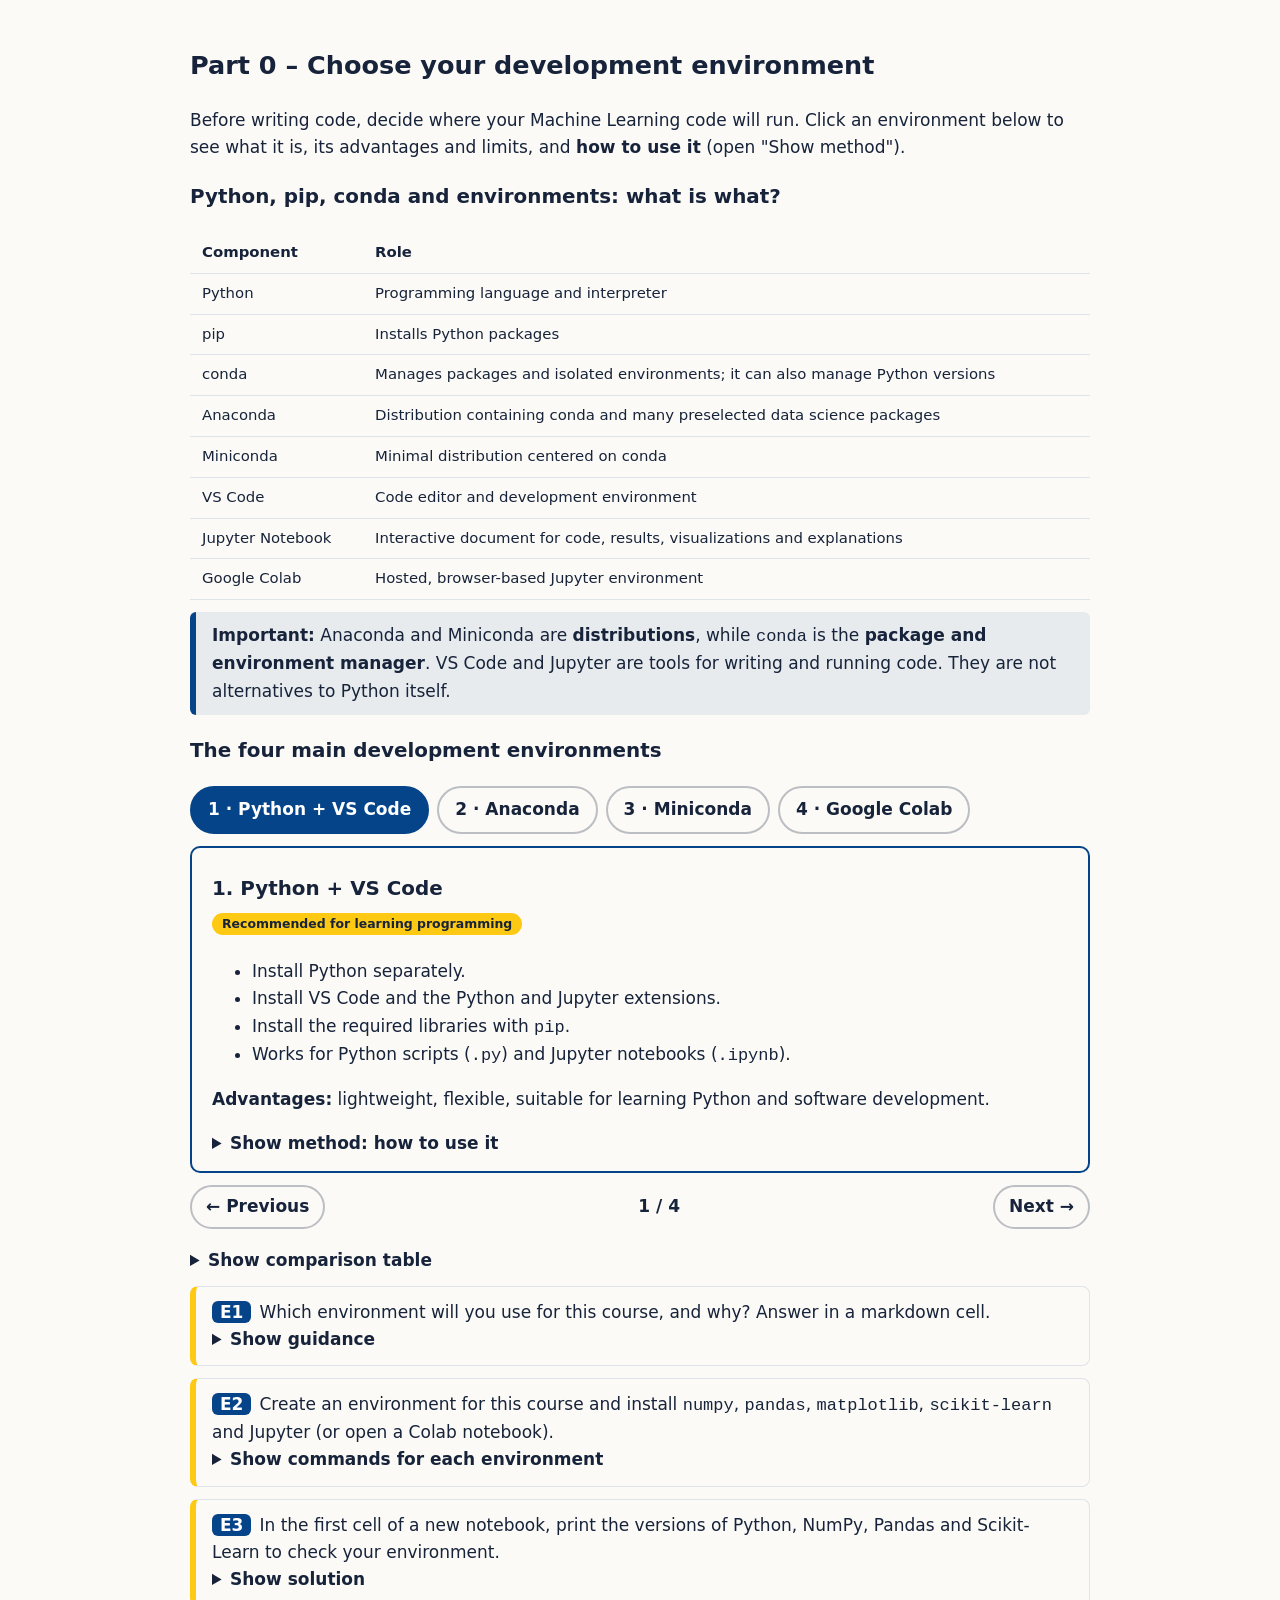
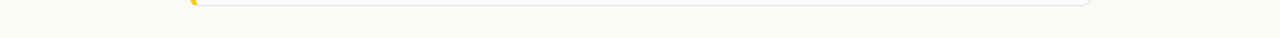
<file: lab1_part0_environments.html>
<!DOCTYPE html>
<html lang="en">
<head>
<meta charset="utf-8">
<meta name="viewport" content="width=device-width, initial-scale=1, viewport-fit=cover">
<title>Lab 1 – Part 0: development environments (preview)</title>

<!-- ============ PREVIEW ONLY: delete this block when you paste into lab1_en.html (your assets/style.css already does this) ============ -->
<style id="preview-only">
body{font:17px/1.6 Lato,system-ui,sans-serif;max-width:900px;margin:0 auto;padding:24px 20px;color:#17233a;background:#fbfaf6}
@media (prefers-color-scheme:dark){body{color:#e8eefc;background:#0d1526}}
pre{background:#10192c;color:#e8eefc;border-radius:8px;padding:12px 14px;overflow-x:auto;font-size:.88rem}
code{font-family:ui-monospace,Menlo,Consolas,monospace}
.task{border:1px solid #dfe3ea;border-left:6px solid #fdc913;border-radius:8px;padding:12px 16px;margin:12px 0}
.q{background:#054489;color:#fff;border-radius:6px;padding:1px 8px;margin-right:8px}
.note{border-left:6px solid #054489;background:rgba(5,68,137,.08);padding:10px 16px;border-radius:6px;margin:12px 0}
.scroll{overflow-x:auto}table{border-collapse:collapse;width:100%;font-size:.93rem}
th,td{text-align:left;padding:8px 12px;border-bottom:1px solid #dfe3ea;vertical-align:top}
summary{cursor:pointer;font-weight:700}
</style>
<!-- ============ END PREVIEW ONLY ============ -->

<!-- ============ PASTE 1: put this <style> in the <head> of lab1_en.html, after the style.css link ============ -->
<style id="envs-css">
.envs{--ea:#054489;--eon:#fff;margin:18px 0}
@media (prefers-color-scheme:dark){.envs{--ea:#7fb2ff;--eon:#0d1526}}
.envs .tabs{display:flex;gap:8px;flex-wrap:wrap;margin-bottom:12px}
.envs .tabs button,.envs .nav button{font:inherit;font-weight:700;cursor:pointer;padding:8px 16px;border-radius:999px;border:2px solid color-mix(in srgb,currentColor 28%,transparent);background:transparent;color:inherit}
.envs .tabs button[aria-selected=true]{background:var(--ea);border-color:var(--ea);color:var(--eon)}
.envs button:focus-visible{outline:3px solid #fdc913;outline-offset:2px}
.envs .panel{border:2px solid var(--ea);border-radius:10px;padding:6px 20px 14px}
.envs.js .panel{display:none}.envs.js .panel.on{display:block}
.envs .panel h3{margin-bottom:4px}
.envs .tag{display:inline-block;font-size:.78rem;font-weight:700;padding:1px 10px;border-radius:999px;background:#fdc913;color:#17233a;margin-bottom:6px}
.envs .nav{display:flex;justify-content:space-between;align-items:center;gap:10px;margin-top:12px}
.envs .nav button{padding:6px 14px}
.envs .count{font-weight:700}
.envs:not(.js) .nav{display:none}
.envs details{margin-top:10px}
</style>
<!-- ============ END PASTE 1 ============ -->
</head>
<body>

<!-- ============ PASTE 2: put this block in lab1_en.html just BEFORE <h2 id="p1"> ============ -->
<h2 id="p0">Part 0 – Choose your development environment</h2>
<p>Before writing code, decide where your Machine Learning code will run. Click an environment below to see what it is, its advantages and limits, and <b>how to use it</b> (open "Show method").</p>

<h3>Python, pip, conda and environments: what is what?</h3>
<div class="scroll"><table>
<tr><th>Component</th><th>Role</th></tr>
<tr><td>Python</td><td>Programming language and interpreter</td></tr>
<tr><td>pip</td><td>Installs Python packages</td></tr>
<tr><td>conda</td><td>Manages packages and isolated environments; it can also manage Python versions</td></tr>
<tr><td>Anaconda</td><td>Distribution containing conda and many preselected data science packages</td></tr>
<tr><td>Miniconda</td><td>Minimal distribution centered on conda</td></tr>
<tr><td>VS Code</td><td>Code editor and development environment</td></tr>
<tr><td>Jupyter Notebook</td><td>Interactive document for code, results, visualizations and explanations</td></tr>
<tr><td>Google Colab</td><td>Hosted, browser-based Jupyter environment</td></tr>
</table></div>
<div class="note"><b>Important:</b> Anaconda and Miniconda are <b>distributions</b>, while <code>conda</code> is the <b>package and environment manager</b>. VS Code and Jupyter are tools for writing and running code. They are not alternatives to Python itself.</div>

<h3>The four main development environments</h3>
<div class="envs" aria-label="Development environments">
<div class="tabs" role="tablist" aria-label="Choose an environment">
<button role="tab" aria-selected="true">1 · Python + VS Code</button>
<button role="tab" aria-selected="false">2 · Anaconda</button>
<button role="tab" aria-selected="false">3 · Miniconda</button>
<button role="tab" aria-selected="false">4 · Google Colab</button>
</div>

<div class="panel on" role="tabpanel">
<h3>1. Python + VS Code</h3><span class="tag">Recommended for learning programming</span>
<ul><li>Install Python separately.</li><li>Install VS Code and the Python and Jupyter extensions.</li><li>Install the required libraries with <code>pip</code>.</li><li>Works for Python scripts (<code>.py</code>) and Jupyter notebooks (<code>.ipynb</code>).</li></ul>
<p><b>Advantages:</b> lightweight, flexible, suitable for learning Python and software development.</p>
<details><summary>Show method: how to use it</summary>
<ol>
<li>Install Python from python.org and check it: <code>python --version</code> (on Windows, try <code>py --version</code>).</li>
<li>Install VS Code, then the <b>Python</b> and <b>Jupyter</b> extensions (Extensions panel, Ctrl + Shift + X).</li>
<li>Create a project folder, open it with File → Open Folder, then open a terminal (Terminal → New Terminal).</li>
<li>Create an isolated environment and install the libraries:</li></ol>
<pre><code>python -m venv .venv
.venv\Scripts\activate           # Windows
source .venv/bin/activate        # macOS / Linux
python -m pip install numpy pandas matplotlib scikit-learn jupyter</code></pre>
<ol start="5"><li>Create <code>Lab1_Introduction.ipynb</code> (or a <code>.py</code> file). Click <b>Select Kernel</b> at the top right, choose the <code>.venv</code> interpreter, and run a cell with Shift + Enter.</li></ol>
<div class="note">If PowerShell blocks the activation script, open a Command Prompt terminal instead. To use the classic interface, run <code>jupyter notebook</code> in the terminal.</div></details>
</div>

<div class="panel" role="tabpanel">
<h3>2. Anaconda</h3><span class="tag">All-in-one</span>
<ul><li>Includes Python, the <code>conda</code> package and environment manager, and a large collection of data science packages.</li><li>Includes Anaconda Navigator, a graphical interface to launch tools and manage environments.</li></ul>
<p><b>Advantages:</b> convenient for beginners who want many data science tools ready to use.</p>
<p><b>Limitation:</b> needs more disk space and installs more packages than many projects need.</p>
<details><summary>Show method: how to use it</summary>
<ol>
<li>Download and install Anaconda from anaconda.com.</li>
<li>Open <b>Anaconda Navigator</b> (graphical) or <b>Anaconda Prompt</b> (command line).</li>
<li>Create one dedicated environment per project:</li></ol>
<pre><code>conda create -n ml-project python=3.12
conda activate ml-project
conda install numpy pandas matplotlib scikit-learn notebook</code></pre>
<ol start="4"><li>In Navigator, choose <code>ml-project</code> in the "Applications on" list and click <b>Launch</b> under Jupyter Notebook. Or, in the prompt, run <code>jupyter notebook</code>.</li></ol>
<div class="note">Part 1 of this lab uses this workflow.</div></details>
</div>

<div class="panel" role="tabpanel">
<h3>3. Miniconda</h3><span class="tag">Minimal</span>
<ul><li>A minimal installer for Python and conda.</li><li>You install only the libraries each project needs.</li></ul>
<p><b>Advantages:</b> lightweight, flexible, useful for managing several isolated environments.</p>
<p><b>Limitation:</b> you must install your tools and libraries yourself.</p>
<details><summary>Show method: how to use it</summary>
<ol>
<li>Install Miniconda (the minimal installer from the Anaconda website).</li>
<li>Open a terminal: <b>Anaconda Prompt</b> on Windows, or the normal terminal on macOS / Linux. If <code>conda</code> is not found, run <code>conda init</code> and reopen the terminal.</li>
<li>Create an environment and install only what you need:</li></ol>
<pre><code>conda create -n ml-project python=3.12
conda activate ml-project
conda install numpy pandas matplotlib scikit-learn jupyter
conda env list            # see all your environments</code></pre>
<ol start="4"><li>Launch Jupyter with <code>jupyter notebook</code>. Add a package later with <code>conda install package_name</code>.</li></ol>
<div class="note">There is no Navigator: everything is done in the terminal.</div></details>
</div>

<div class="panel" role="tabpanel">
<h3>4. Google Colab</h3><span class="tag">Online, no installation</span>
<ul><li>An online Jupyter notebook environment.</li><li>Runs in a web browser, with no local Python installation.</li><li>Gives access to CPU and, when available, GPU or TPU runtimes.</li></ul>
<p><b>Advantages:</b> easy to start, convenient for sharing notebooks, useful for deep learning experiments.</p>
<p><b>Limitations:</b> needs internet access; runtime availability and session duration are limited.</p>
<details><summary>Show method: how to use it</summary>
<ol>
<li>Open colab.research.google.com and sign in with a Google account.</li>
<li>Click <b>File → New notebook</b>, write Python in a cell and run it with Shift + Enter.</li>
<li>If a package is missing, install it in a cell:</li></ol>
<pre><code>%pip install scikit-learn</code></pre>
<ol start="4"><li>Optional GPU: <b>Runtime → Change runtime type</b>, then choose a GPU (when available).</li>
<li>Files: upload with the Files panel on the left (temporary), or mount your Google Drive:</li></ol>
<pre><code>from google.colab import drive
drive.mount('/content/drive')</code></pre>
<div class="note">Packages and uploaded files can disappear when the hosted runtime is reset. Save your notebook to Drive or download it (File → Download).</div></details>
</div>

<div class="nav"><button class="prev" aria-label="Previous environment">← Previous</button><span class="count" aria-live="polite"></span><button class="next" aria-label="Next environment">Next →</button></div>
</div>

<details><summary>Show comparison table</summary>
<div class="scroll"><table style="min-width:760px">
<tr><th>Criterion</th><th>Python + VS Code</th><th>Anaconda</th><th>Miniconda</th><th>Google Colab</th></tr>
<tr><td>Local installation</td><td>Python and VS Code</td><td>Yes</td><td>Yes</td><td>No</td></tr>
<tr><td>Initial setup</td><td>Moderate</td><td>Easy</td><td>Moderate</td><td>Very easy</td></tr>
<tr><td>Disk space</td><td>Low to moderate</td><td>High</td><td>Low</td><td>Minimal locally</td></tr>
<tr><td>Package installation</td><td>Mainly pip</td><td>conda or pip</td><td>conda or pip</td><td>Usually pip in a notebook cell</td></tr>
<tr><td>Multiple environments</td><td>Yes, e.g. venv</td><td>Yes, conda</td><td>Yes, conda</td><td>Separate hosted runtimes</td></tr>
<tr><td>Internet required to work</td><td>Not always</td><td>Not always</td><td>Not always</td><td>Yes</td></tr>
<tr><td>GPU access</td><td>Depends on hardware and setup</td><td>Depends on hardware and setup</td><td>Depends on hardware and setup</td><td>May be available</td></tr>
<tr><td>Best use</td><td>Coding and learning development practices</td><td>Ready-to-use data science setup</td><td>Custom, isolated environments</td><td>Quick experiments and shared notebooks</td></tr>
</table></div></details>

<div class="task"><b class="q">E1</b>Which environment will you use for this course, and why? Answer in a markdown cell.
<details><summary>Show guidance</summary>
<p><b>Python + VS Code</b>: first Python and ML labs. You learn to install libraries, run programs, use notebooks and understand the development environment.</p>
<p><b>Anaconda</b>: an integrated data science installation, with a graphical interface for beginners.</p>
<p><b>Miniconda</b>: a lightweight conda setup, to learn package and environment management without unnecessary packages.</p>
<p><b>Google Colab</b>: installation problems, or you need a GPU. Everybody can open it in a browser.</p>
<div class="note">Choose <b>one primary environment</b> instead of installing all four. Python + VS Code is a good start if you can install software; Colab is the simplest fallback; use Miniconda later for reproducible environments and project dependencies.</div></details></div>

<div class="task"><b class="q">E2</b>Create an environment for this course and install <code>numpy</code>, <code>pandas</code>, <code>matplotlib</code>, <code>scikit-learn</code> and Jupyter (or open a Colab notebook).
<details><summary>Show commands for each environment</summary>
<p><b>Python + VS Code</b></p>
<pre><code>python -m venv .venv
.venv\Scripts\activate
python -m pip install numpy pandas matplotlib scikit-learn jupyter</code></pre>
<p><b>Anaconda / Miniconda</b></p>
<pre><code>
conda create -n ml-project  python=3.12       # create an environment
conda activate ml-project           # activate it
conda install numpy pandas matplotlib scikit-learn jupyter
conda deactivate              # leave it
conda env remove -n ml-project      # delete it and its packages

conda install opencv          # install a package
conda install opencv=4.6.0    # a specific version
conda install -c conda-forge opencv   # from a specific channel
conda update opencv
conda remove opencv</code></pre>

<p><b>Google Colab</b>: nothing to install. These libraries are usually already available; use <code>%pip install package_name</code> if one is missing.</p></details></div>

<div class="task"><b class="q">E3</b>In the first cell of a new notebook, print the versions of Python, NumPy, Pandas and Scikit-Learn to check your environment.
<details><summary>Show solution</summary>
<pre><code>import sys, numpy, pandas, sklearn
print("Python  ", sys.version.split()[0])
print("numpy   ", numpy.__version__)
print("pandas  ", pandas.__version__)
print("sklearn ", sklearn.__version__)</code></pre></details></div>
<!-- ============ END PASTE 2 ============ -->

<!-- ============ PASTE 3: put this <script> in lab1_en.html just BEFORE <script src="assets/lab.js"> ============ -->
<script id="envs-js">
(function(){
  var box=document.querySelector('.envs');if(!box)return;
  box.classList.add('js');
  var tabs=[].slice.call(box.querySelectorAll('.tabs button')),
      panels=[].slice.call(box.querySelectorAll('.panel')),i=0;
  function show(n){
    i=(n+panels.length)%panels.length;
    panels.forEach(function(p,k){p.classList.toggle('on',k===i)});
    tabs.forEach(function(t,k){t.setAttribute('aria-selected',k===i?'true':'false')});
    box.querySelector('.count').textContent=(i+1)+' / '+panels.length;
  }
  tabs.forEach(function(t,k){t.onclick=function(){show(k)}});
  box.querySelector('.prev').onclick=function(){show(i-1)};
  box.querySelector('.next').onclick=function(){show(i+1)};
  box.addEventListener('keydown',function(e){
    if(e.target.tagName==='BUTTON'&&e.key==='ArrowRight')show(i+1);
    if(e.target.tagName==='BUTTON'&&e.key==='ArrowLeft')show(i-1);
  });
  show(0);
})();
</script>
<!-- ============ END PASTE 3 ============ -->
</body>
</html>
</file>
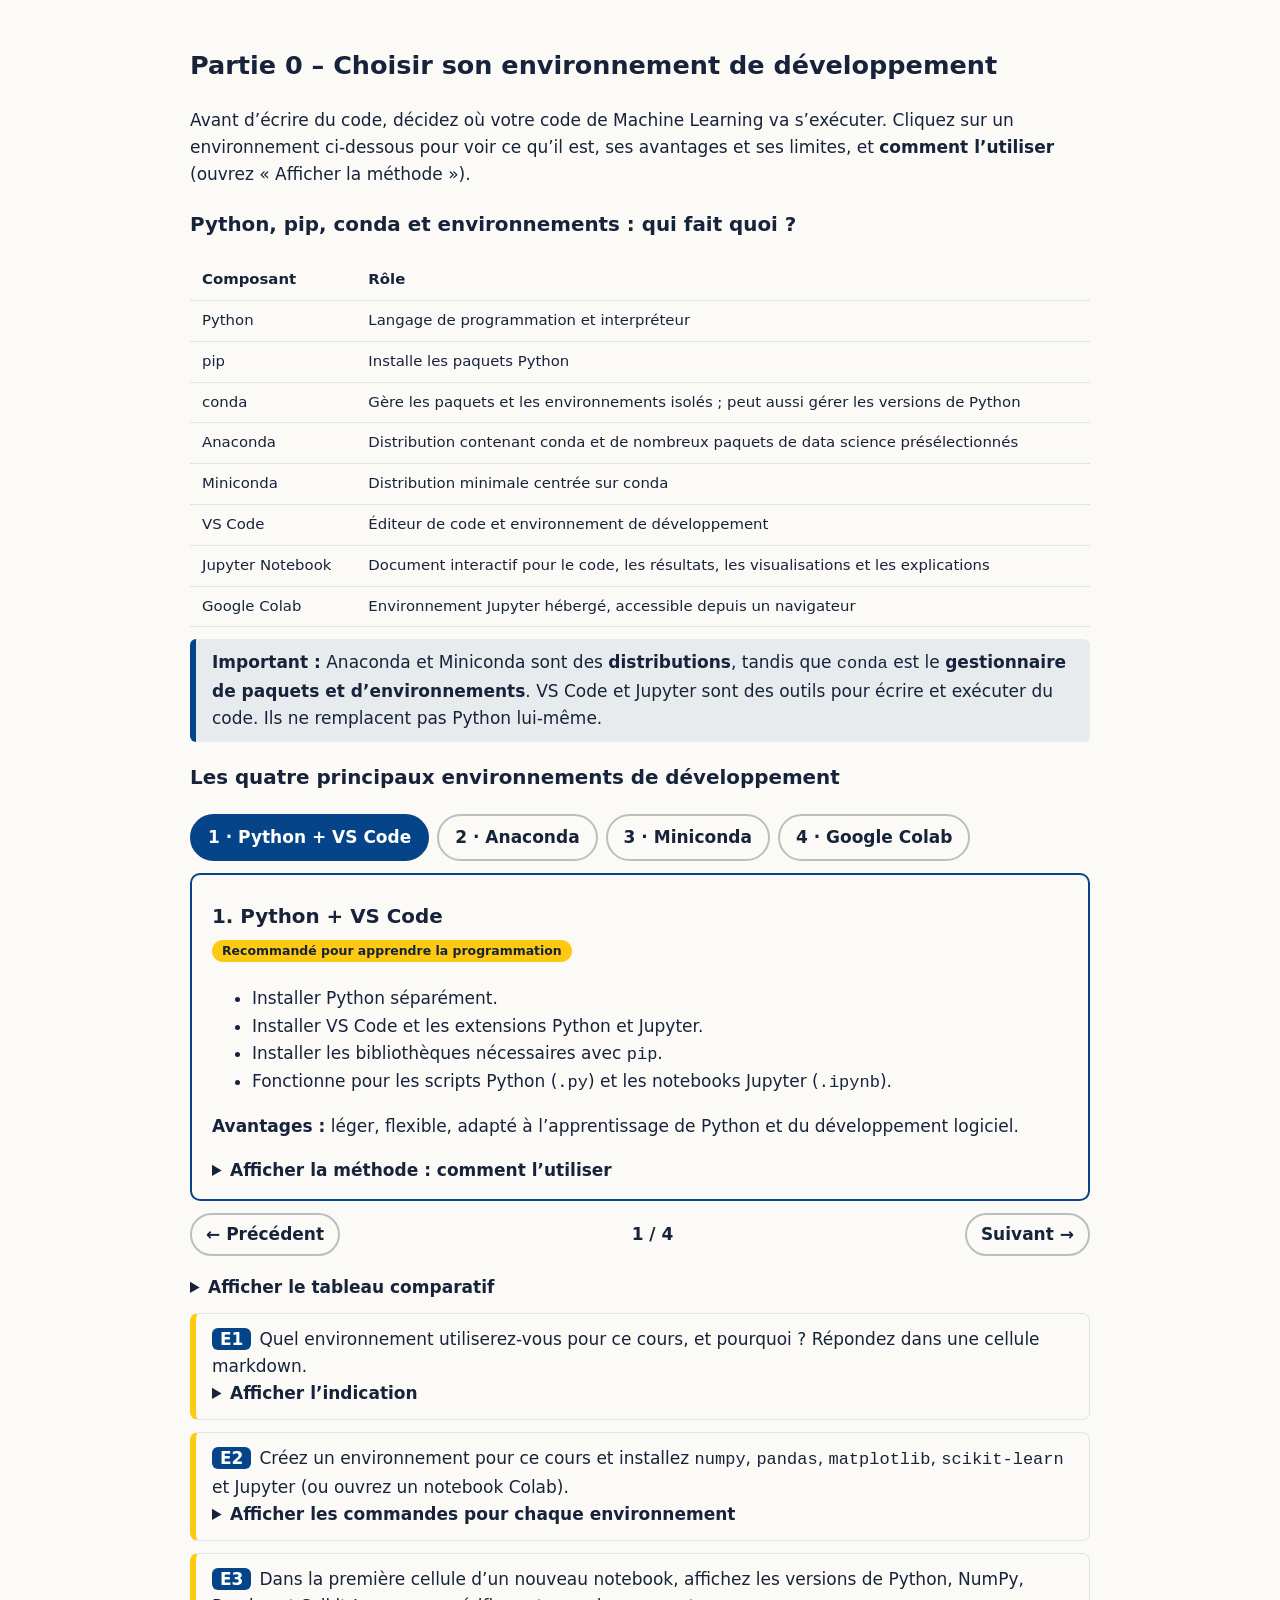
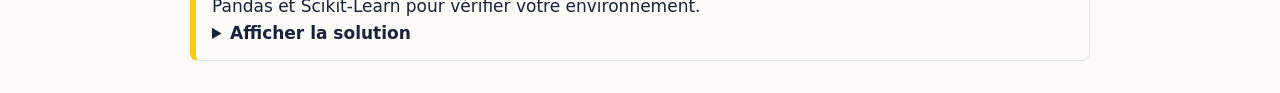
<file: lab1_part0_environments_fr.html>
<!DOCTYPE html>
<html lang="fr">
<head>
<meta charset="utf-8">
<meta name="viewport" content="width=device-width, initial-scale=1, viewport-fit=cover">
<title>TP 1 – Partie 0 : environnements de développement (aperçu)</title>

<!-- ============ APERÇU UNIQUEMENT : supprimez ce bloc quand vous collez dans lab1_fr.html (votre assets/style.css fait déjà ce travail) ============ -->
<style id="preview-only">
body{font:17px/1.6 Lato,system-ui,sans-serif;max-width:900px;margin:0 auto;padding:24px 20px;color:#17233a;background:#fbfaf6}
@media (prefers-color-scheme:dark){body{color:#e8eefc;background:#0d1526}}
pre{background:#10192c;color:#e8eefc;border-radius:8px;padding:12px 14px;overflow-x:auto;font-size:.88rem}
code{font-family:ui-monospace,Menlo,Consolas,monospace}
.task{border:1px solid #dfe3ea;border-left:6px solid #fdc913;border-radius:8px;padding:12px 16px;margin:12px 0}
.q{background:#054489;color:#fff;border-radius:6px;padding:1px 8px;margin-right:8px}
.note{border-left:6px solid #054489;background:rgba(5,68,137,.08);padding:10px 16px;border-radius:6px;margin:12px 0}
.scroll{overflow-x:auto}table{border-collapse:collapse;width:100%;font-size:.93rem}
th,td{text-align:left;padding:8px 12px;border-bottom:1px solid #dfe3ea;vertical-align:top}
summary{cursor:pointer;font-weight:700}
</style>
<!-- ============ FIN APERÇU ============ -->

<!-- ============ COLLER 1 : mettez ce <style> dans le <head> de lab1_fr.html, après le lien vers style.css ============ -->
<style id="envs-css">
.envs{--ea:#054489;--eon:#fff;margin:18px 0}
@media (prefers-color-scheme:dark){.envs{--ea:#7fb2ff;--eon:#0d1526}}
.envs .tabs{display:flex;gap:8px;flex-wrap:wrap;margin-bottom:12px}
.envs .tabs button,.envs .nav button{font:inherit;font-weight:700;cursor:pointer;padding:8px 16px;border-radius:999px;border:2px solid color-mix(in srgb,currentColor 28%,transparent);background:transparent;color:inherit}
.envs .tabs button[aria-selected=true]{background:var(--ea);border-color:var(--ea);color:var(--eon)}
.envs button:focus-visible{outline:3px solid #fdc913;outline-offset:2px}
.envs .panel{border:2px solid var(--ea);border-radius:10px;padding:6px 20px 14px}
.envs.js .panel{display:none}.envs.js .panel.on{display:block}
.envs .panel h3{margin-bottom:4px}
.envs .tag{display:inline-block;font-size:.78rem;font-weight:700;padding:1px 10px;border-radius:999px;background:#fdc913;color:#17233a;margin-bottom:6px}
.envs .nav{display:flex;justify-content:space-between;align-items:center;gap:10px;margin-top:12px}
.envs .nav button{padding:6px 14px}
.envs .count{font-weight:700}
.envs:not(.js) .nav{display:none}
.envs details{margin-top:10px}
</style>
<!-- ============ FIN COLLER 1 ============ -->
</head>
<body>

<!-- ============ COLLER 2 : mettez ce bloc dans lab1_fr.html juste AVANT <h2 id="p1"> ============ -->
<h2 id="p0">Partie 0 – Choisir son environnement de développement</h2>
<p>Avant d’écrire du code, décidez où votre code de Machine Learning va s’exécuter. Cliquez sur un environnement ci-dessous pour voir ce qu’il est, ses avantages et ses limites, et <b>comment l’utiliser</b> (ouvrez «&nbsp;Afficher la méthode&nbsp;»).</p>

<h3>Python, pip, conda et environnements : qui fait quoi&nbsp;?</h3>
<div class="scroll"><table>
<tr><th>Composant</th><th>Rôle</th></tr>
<tr><td>Python</td><td>Langage de programmation et interpréteur</td></tr>
<tr><td>pip</td><td>Installe les paquets Python</td></tr>
<tr><td>conda</td><td>Gère les paquets et les environnements isolés ; peut aussi gérer les versions de Python</td></tr>
<tr><td>Anaconda</td><td>Distribution contenant conda et de nombreux paquets de data science présélectionnés</td></tr>
<tr><td>Miniconda</td><td>Distribution minimale centrée sur conda</td></tr>
<tr><td>VS Code</td><td>Éditeur de code et environnement de développement</td></tr>
<tr><td>Jupyter Notebook</td><td>Document interactif pour le code, les résultats, les visualisations et les explications</td></tr>
<tr><td>Google Colab</td><td>Environnement Jupyter hébergé, accessible depuis un navigateur</td></tr>
</table></div>
<div class="note"><b>Important&nbsp;:</b> Anaconda et Miniconda sont des <b>distributions</b>, tandis que <code>conda</code> est le <b>gestionnaire de paquets et d’environnements</b>. VS Code et Jupyter sont des outils pour écrire et exécuter du code. Ils ne remplacent pas Python lui-même.</div>

<h3>Les quatre principaux environnements de développement</h3>
<div class="envs" aria-label="Environnements de développement">
<div class="tabs" role="tablist" aria-label="Choisir un environnement">
<button role="tab" aria-selected="true">1 · Python + VS Code</button>
<button role="tab" aria-selected="false">2 · Anaconda</button>
<button role="tab" aria-selected="false">3 · Miniconda</button>
<button role="tab" aria-selected="false">4 · Google Colab</button>
</div>

<div class="panel on" role="tabpanel">
<h3>1. Python + VS Code</h3><span class="tag">Recommandé pour apprendre la programmation</span>
<ul><li>Installer Python séparément.</li><li>Installer VS Code et les extensions Python et Jupyter.</li><li>Installer les bibliothèques nécessaires avec <code>pip</code>.</li><li>Fonctionne pour les scripts Python (<code>.py</code>) et les notebooks Jupyter (<code>.ipynb</code>).</li></ul>
<p><b>Avantages&nbsp;:</b> léger, flexible, adapté à l’apprentissage de Python et du développement logiciel.</p>
<details><summary>Afficher la méthode : comment l’utiliser</summary>
<ol>
<li>Installez Python depuis python.org et vérifiez-le : <code>python --version</code> (sous Windows, essayez <code>py --version</code>).</li>
<li>Installez VS Code, puis les extensions <b>Python</b> et <b>Jupyter</b> (panneau Extensions, Ctrl + Maj + X).</li>
<li>Créez un dossier de projet, ouvrez-le avec Fichier → Ouvrir le dossier, puis ouvrez un terminal (Terminal → Nouveau terminal).</li>
<li>Créez un environnement isolé et installez les bibliothèques :</li></ol>
<pre><code>python -m venv .venv
.venv\Scripts\activate           # Windows
source .venv/bin/activate        # macOS / Linux
python -m pip install numpy pandas matplotlib scikit-learn jupyter</code></pre>
<ol start="5"><li>Créez <code>Lab1_Introduction.ipynb</code> (ou un fichier <code>.py</code>). Cliquez sur <b>Select Kernel</b> en haut à droite, choisissez l’interpréteur <code>.venv</code>, puis exécutez une cellule avec Maj + Entrée.</li></ol>
<div class="note">Si PowerShell bloque le script d’activation, ouvrez plutôt un terminal Invite de commandes. Pour utiliser l’interface classique, lancez <code>jupyter notebook</code> dans le terminal.</div></details>
</div>

<div class="panel" role="tabpanel">
<h3>2. Anaconda</h3><span class="tag">Tout-en-un</span>
<ul><li>Inclut Python, le gestionnaire de paquets et d’environnements <code>conda</code>, et une grande collection de paquets de data science.</li><li>Inclut Anaconda Navigator, une interface graphique pour lancer les outils et gérer les environnements.</li></ul>
<p><b>Avantages&nbsp;:</b> pratique pour les débutants qui veulent de nombreux outils de data science prêts à l’emploi.</p>
<p><b>Limite&nbsp;:</b> demande plus d’espace disque et installe plus de paquets que beaucoup de projets n’en ont besoin.</p>
<details><summary>Afficher la méthode : comment l’utiliser</summary>
<ol>
<li>Téléchargez et installez Anaconda depuis anaconda.com.</li>
<li>Ouvrez <b>Anaconda Navigator</b> (graphique) ou <b>Anaconda Prompt</b> (ligne de commande).</li>
<li>Créez un environnement dédié pour chaque projet :</li></ol>
<pre><code>conda create -n ml-project python=3.12
conda activate ml-project
conda install numpy pandas matplotlib scikit-learn notebook</code></pre>
<ol start="4"><li>Dans Navigator, choisissez <code>ml-project</code> dans la liste «&nbsp;Applications on&nbsp;» et cliquez sur <b>Launch</b> sous Jupyter Notebook. Ou, dans l’invite de commandes, lancez <code>jupyter notebook</code>.</li></ol>
<div class="note">C’est le déroulement le plus courant avec Anaconda.</div></details>
</div>

<div class="panel" role="tabpanel">
<h3>3. Miniconda</h3><span class="tag">Minimal</span>
<ul><li>Un installateur minimal pour Python et conda.</li><li>Vous installez uniquement les bibliothèques dont chaque projet a besoin.</li></ul>
<p><b>Avantages&nbsp;:</b> léger, flexible, utile pour gérer plusieurs environnements isolés.</p>
<p><b>Limite&nbsp;:</b> vous devez installer vous-même vos outils et vos bibliothèques.</p>
<details><summary>Afficher la méthode : comment l’utiliser</summary>
<ol>
<li>Installez Miniconda (l’installateur minimal du site d’Anaconda).</li>
<li>Ouvrez un terminal : <b>Anaconda Prompt</b> sous Windows, ou le terminal habituel sous macOS / Linux. Si <code>conda</code> est introuvable, lancez <code>conda init</code> puis rouvrez le terminal.</li>
<li>Créez un environnement et installez seulement ce dont vous avez besoin :</li></ol>
<pre><code>conda create -n ml-project python=3.12
conda activate ml-project
conda install numpy pandas matplotlib scikit-learn jupyter
conda env list            # voir tous vos environnements</code></pre>
<ol start="4"><li>Lancez Jupyter avec <code>jupyter notebook</code>. Ajoutez un paquet plus tard avec <code>conda install nom_du_paquet</code>.</li></ol>
<div class="note">Il n’y a pas de Navigator : tout se fait dans le terminal.</div></details>
</div>

<div class="panel" role="tabpanel">
<h3>4. Google Colab</h3><span class="tag">En ligne, sans installation</span>
<ul><li>Un environnement de notebooks Jupyter en ligne.</li><li>Fonctionne dans un navigateur web, sans installation locale de Python.</li><li>Donne accès au CPU et, lorsque c’est disponible, au GPU ou au TPU.</li></ul>
<p><b>Avantages&nbsp;:</b> facile à démarrer, pratique pour partager des notebooks, utile pour les expériences de deep learning.</p>
<p><b>Limites&nbsp;:</b> nécessite un accès à internet ; la disponibilité des environnements d’exécution et la durée des sessions sont limitées.</p>
<details><summary>Afficher la méthode : comment l’utiliser</summary>
<ol>
<li>Ouvrez colab.research.google.com et connectez-vous avec un compte Google.</li>
<li>Cliquez sur <b>Fichier → Nouveau notebook</b>, écrivez du Python dans une cellule et exécutez-la avec Maj + Entrée.</li>
<li>Si un paquet manque, installez-le dans une cellule :</li></ol>
<pre><code>%pip install scikit-learn</code></pre>
<ol start="4"><li>GPU en option : <b>Exécution → Modifier le type d’exécution</b>, puis choisissez un GPU (si disponible).</li>
<li>Fichiers : importez-les avec le panneau Fichiers à gauche (temporaire), ou montez votre Google Drive :</li></ol>
<pre><code>from google.colab import drive
drive.mount('/content/drive')</code></pre>
<div class="note">Les paquets et les fichiers importés peuvent disparaître quand l’environnement d’exécution est réinitialisé. Enregistrez votre notebook dans Drive ou téléchargez-le (Fichier → Télécharger).</div></details>
</div>

<div class="nav"><button class="prev" aria-label="Environnement précédent">← Précédent</button><span class="count" aria-live="polite"></span><button class="next" aria-label="Environnement suivant">Suivant →</button></div>
</div>

<details><summary>Afficher le tableau comparatif</summary>
<div class="scroll"><table style="min-width:760px">
<tr><th>Critère</th><th>Python + VS Code</th><th>Anaconda</th><th>Miniconda</th><th>Google Colab</th></tr>
<tr><td>Installation locale</td><td>Python et VS Code</td><td>Oui</td><td>Oui</td><td>Non</td></tr>
<tr><td>Mise en place initiale</td><td>Modérée</td><td>Facile</td><td>Modérée</td><td>Très facile</td></tr>
<tr><td>Espace disque</td><td>Faible à modéré</td><td>Élevé</td><td>Faible</td><td>Minimal en local</td></tr>
<tr><td>Installation des paquets</td><td>Principalement pip</td><td>conda ou pip</td><td>conda ou pip</td><td>Généralement pip dans une cellule du notebook</td></tr>
<tr><td>Environnements multiples</td><td>Oui, par ex. venv</td><td>Oui, conda</td><td>Oui, conda</td><td>Environnements hébergés séparés</td></tr>
<tr><td>Internet nécessaire pour travailler</td><td>Pas toujours</td><td>Pas toujours</td><td>Pas toujours</td><td>Oui</td></tr>
<tr><td>Accès au GPU</td><td>Dépend du matériel et de la configuration</td><td>Dépend du matériel et de la configuration</td><td>Dépend du matériel et de la configuration</td><td>Possible</td></tr>
<tr><td>Meilleur usage</td><td>Coder et apprendre les pratiques de développement</td><td>Installation de data science prête à l’emploi</td><td>Environnements personnalisés et isolés</td><td>Expériences rapides et notebooks partagés</td></tr>
</table></div></details>

<div class="task"><b class="q">E1</b>Quel environnement utiliserez-vous pour ce cours, et pourquoi&nbsp;? Répondez dans une cellule markdown.
<details><summary>Afficher l’indication</summary>
<p><b>Python + VS Code</b> : premiers TP de Python et de ML. Vous apprenez à installer des bibliothèques, exécuter des programmes, utiliser des notebooks et comprendre l’environnement de développement.</p>
<p><b>Anaconda</b> : une installation de data science intégrée, avec une interface graphique pour les débutants.</p>
<p><b>Miniconda</b> : une installation conda légère, pour apprendre la gestion des paquets et des environnements sans paquets inutiles.</p>
<p><b>Google Colab</b> : en cas de problème d’installation, ou si vous avez besoin d’un GPU. Tout le monde peut l’ouvrir dans un navigateur.</p>
<div class="note">Choisissez <b>un seul environnement principal</b> au lieu d’installer les quatre. Python + VS Code est un bon début si vous pouvez installer des logiciels ; Colab est la solution de repli la plus simple ; utilisez Miniconda plus tard pour des environnements reproductibles et la gestion des dépendances d’un projet.</div></details></div>

<div class="task"><b class="q">E2</b>Créez un environnement pour ce cours et installez <code>numpy</code>, <code>pandas</code>, <code>matplotlib</code>, <code>scikit-learn</code> et Jupyter (ou ouvrez un notebook Colab).
<details><summary>Afficher les commandes pour chaque environnement</summary>
<p><b>Python + VS Code</b></p>
<pre><code>python -m venv .venv
.venv\Scripts\activate
python -m pip install numpy pandas matplotlib scikit-learn jupyter</code></pre>
<p><b>Anaconda / Miniconda</b></p>
<pre><code>
conda install numpy pandas matplotlib scikit-learn jupyter
conda create -n ml-project python=3.12          # create an environment
conda activate ml-project           # activate it
conda deactivate              # leave it
conda env remove -n ml-project      # delete it and its packages

conda install numpy pandas matplotlib scikit-learn jupyter

conda install opencv          # install a package
conda install opencv=4.6.0    # a specific version
conda install -c conda-forge opencv   # from a specific channel
pip install opencv-python     # pip also works
conda update opencv
conda remove opencv</code></pre>
<p><b>Google Colab</b> : rien à installer. Ces bibliothèques sont généralement déjà disponibles ; utilisez <code>%pip install nom_du_paquet</code> si l’une d’elles manque.</p></details></div>

<div class="task"><b class="q">E3</b>Dans la première cellule d’un nouveau notebook, affichez les versions de Python, NumPy, Pandas et Scikit-Learn pour vérifier votre environnement.
<details><summary>Afficher la solution</summary>
<pre><code>import sys, numpy, pandas, sklearn
print("Python  ", sys.version.split()[0])
print("numpy   ", numpy.__version__)
print("pandas  ", pandas.__version__)
print("sklearn ", sklearn.__version__)</code></pre></details></div>
<!-- ============ FIN COLLER 2 ============ -->

<!-- ============ COLLER 3 : mettez ce <script> dans lab1_fr.html juste AVANT <script src="assets/lab.js"> ============ -->
<script id="envs-js">
(function(){
  var box=document.querySelector('.envs');if(!box)return;
  box.classList.add('js');
  var tabs=[].slice.call(box.querySelectorAll('.tabs button')),
      panels=[].slice.call(box.querySelectorAll('.panel')),i=0;
  function show(n){
    i=(n+panels.length)%panels.length;
    panels.forEach(function(p,k){p.classList.toggle('on',k===i)});
    tabs.forEach(function(t,k){t.setAttribute('aria-selected',k===i?'true':'false')});
    box.querySelector('.count').textContent=(i+1)+' / '+panels.length;
  }
  tabs.forEach(function(t,k){t.onclick=function(){show(k)}});
  box.querySelector('.prev').onclick=function(){show(i-1)};
  box.querySelector('.next').onclick=function(){show(i+1)};
  box.addEventListener('keydown',function(e){
    if(e.target.tagName==='BUTTON'&&e.key==='ArrowRight')show(i+1);
    if(e.target.tagName==='BUTTON'&&e.key==='ArrowLeft')show(i-1);
  });
  show(0);
})();
</script>
<!-- ============ FIN COLLER 3 ============ -->
</body>
</html>
</file>
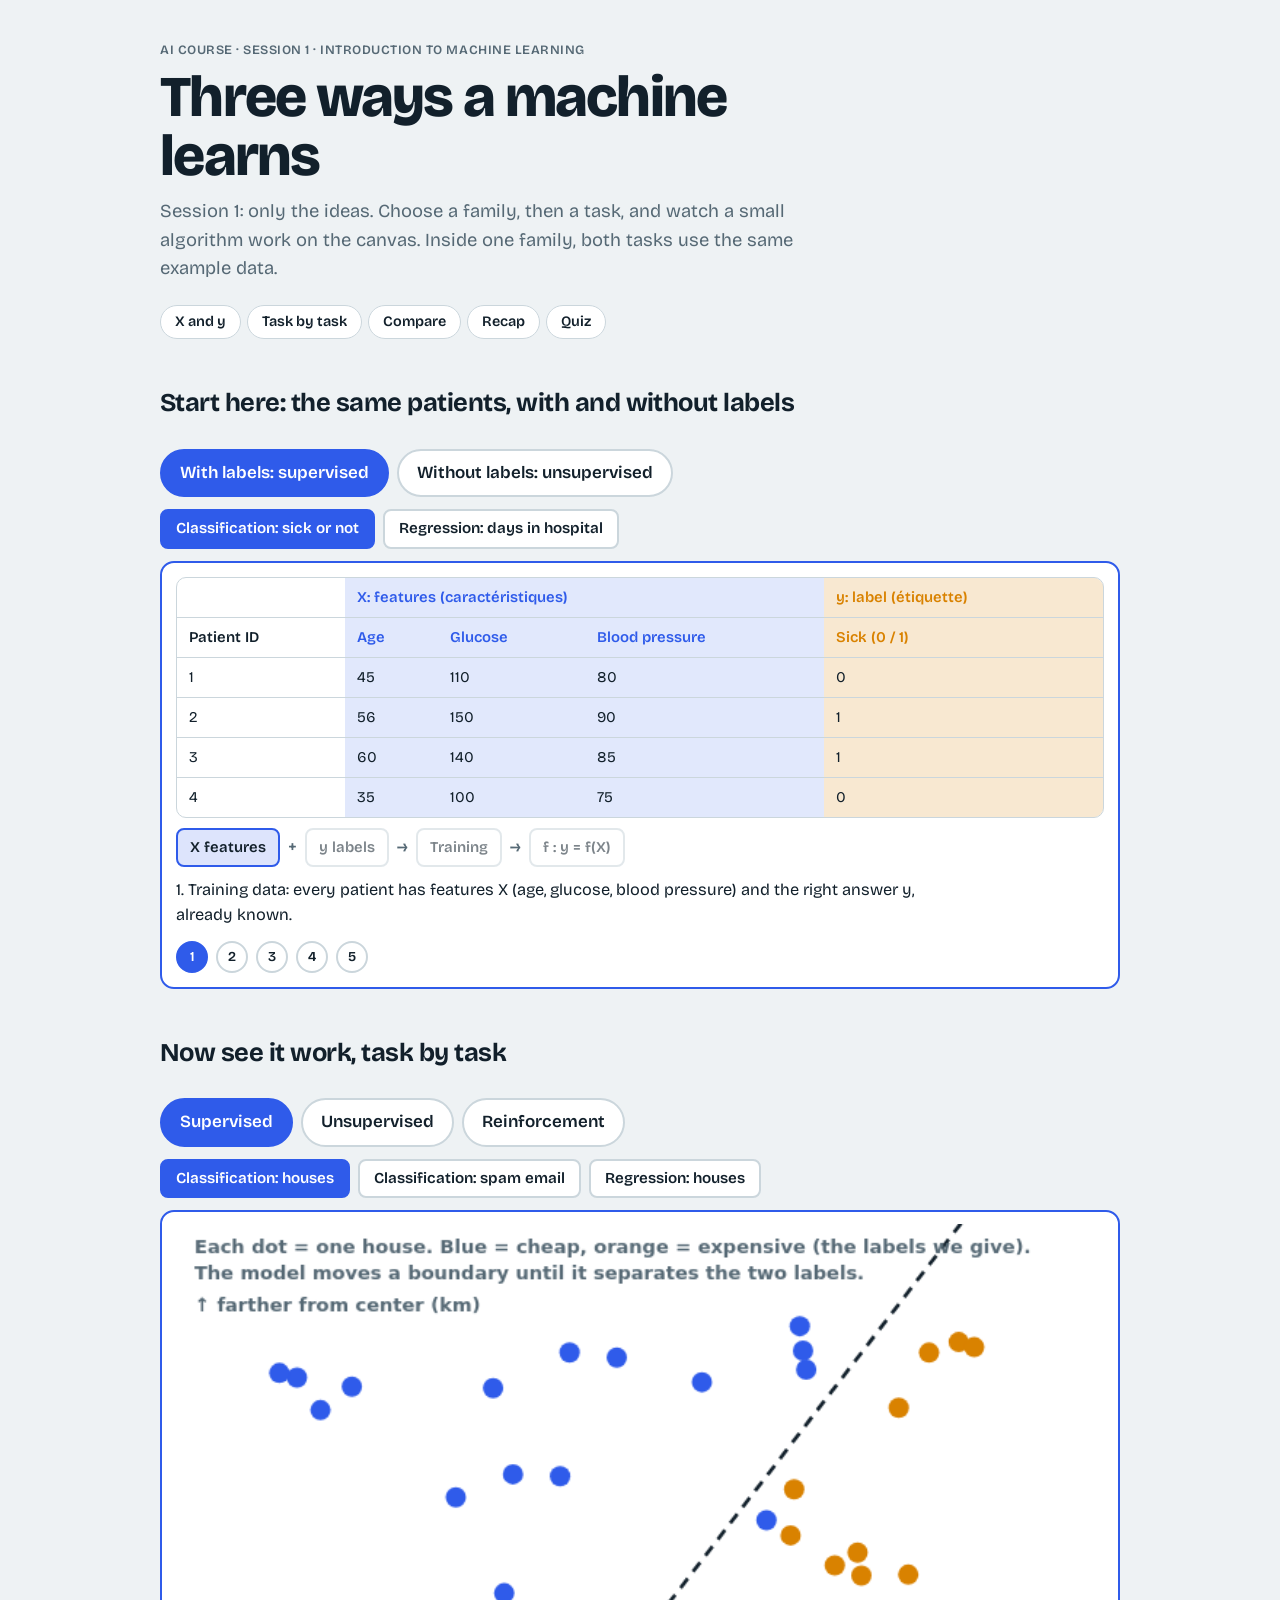
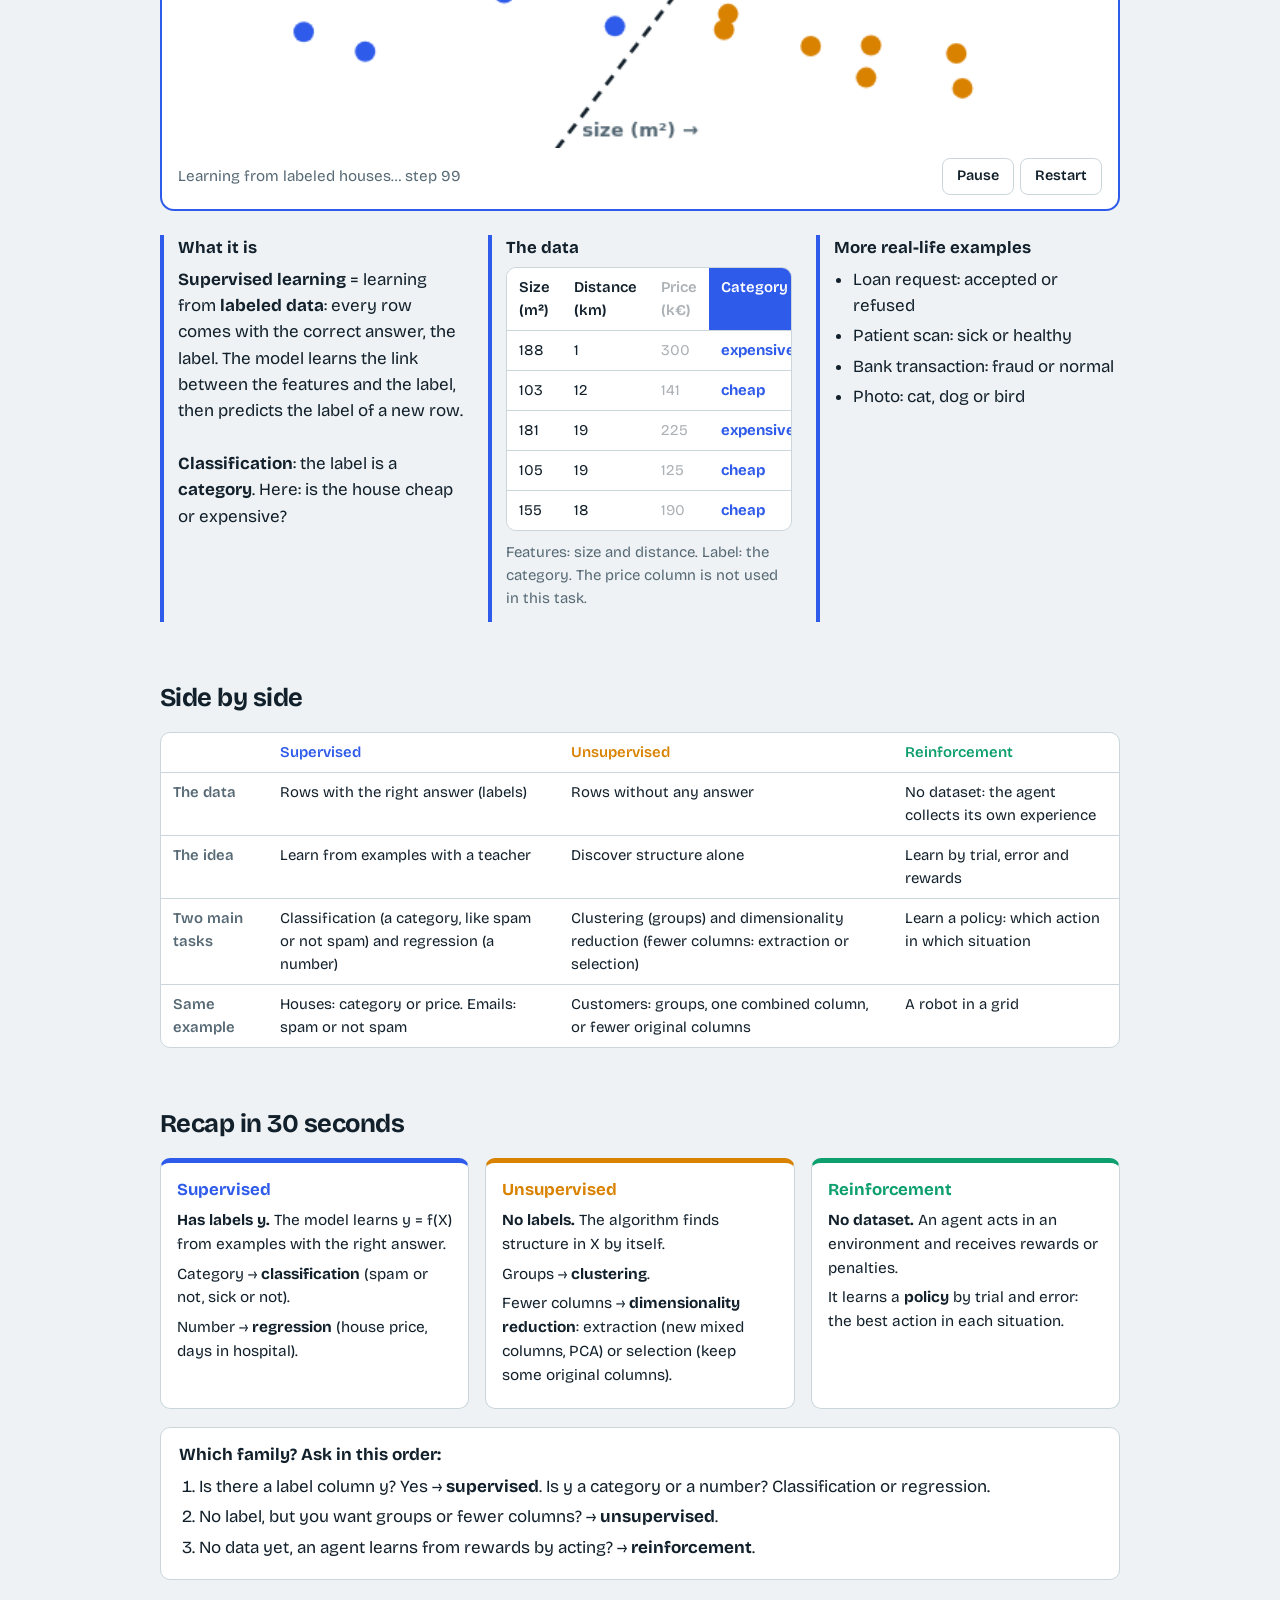
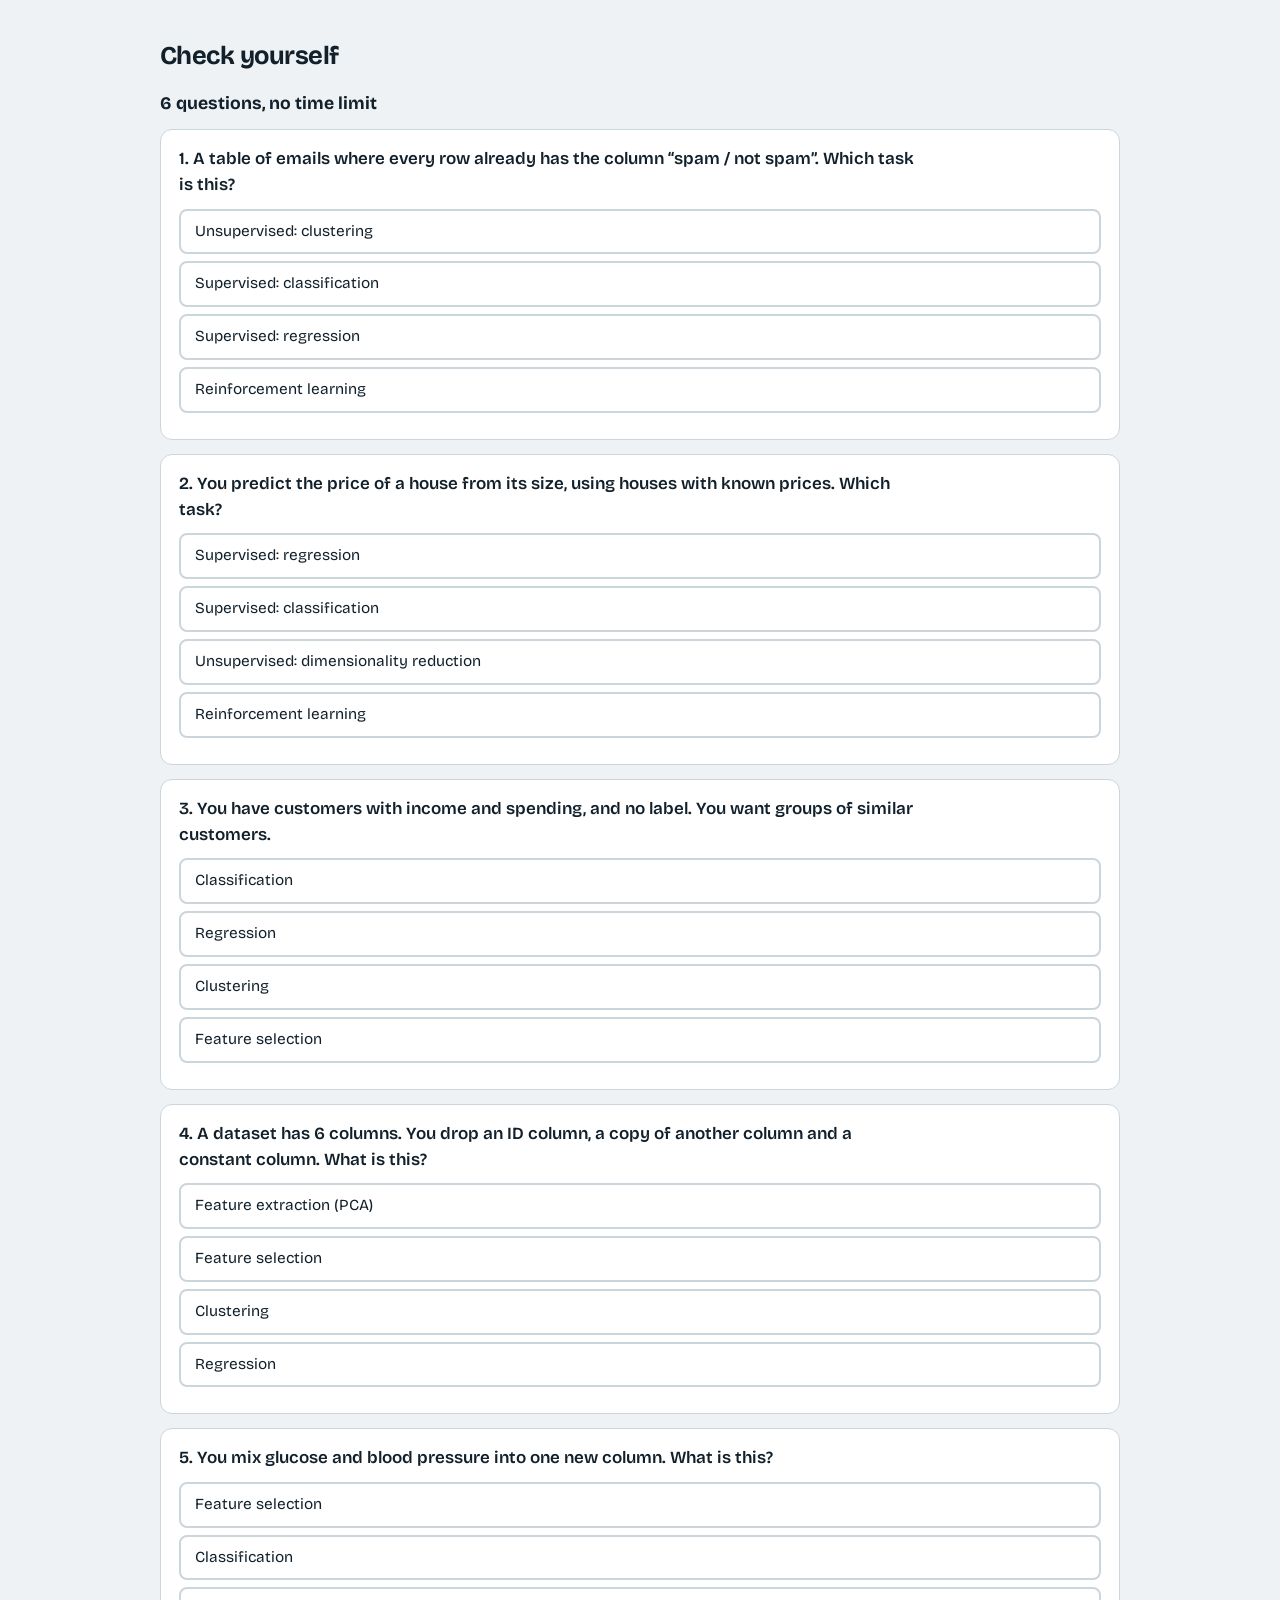
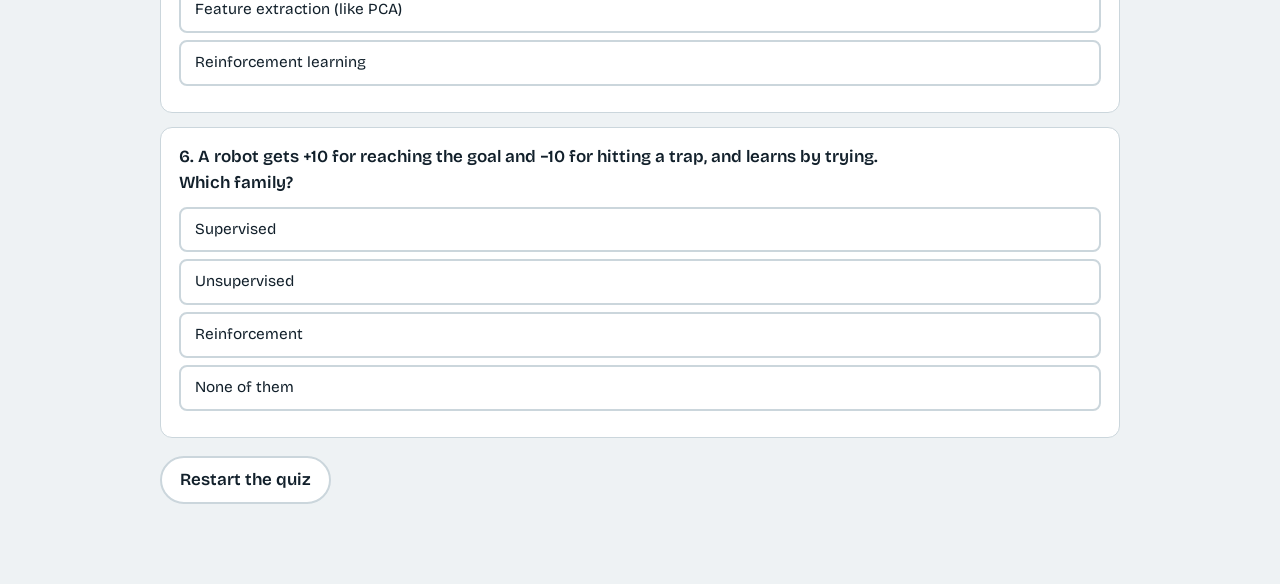
<file: ml_paradigms_v2.html>
<!DOCTYPE html>
<html lang="en">
<head>
<meta charset="utf-8">
<meta name="viewport" content="width=device-width, initial-scale=1">
<title>Session 1: supervised, unsupervised and reinforcement learning (v2)</title>
<link rel="preconnect" href="https://fonts.googleapis.com">
<link href="https://fonts.googleapis.com/css2?family=Bricolage+Grotesque:opsz,wght@12..96,400;12..96,600;12..96,800&display=swap" rel="stylesheet">
<style>
:root{--bg:#eef2f4;--ink:#12202b;--muted:#566975;--panel:#fff;--line:#cbd6dc;--sup:#2f5bea;--uns:#d98200;--rl:#0e9f6e;--bad:#d6455d;--accent:var(--sup);--onacc:#fff}
@media (prefers-color-scheme:dark){:root{--bg:#0f1a22;--ink:#e6eef2;--muted:#93a7b3;--panel:#17252f;--line:#2b3d49;--sup:#6f93ff;--uns:#f0a31f;--rl:#2fd197;--bad:#ff6b82;--onacc:#0f1a22}}
*{box-sizing:border-box}
body{margin:0;background:var(--bg);color:var(--ink);font:400 17px/1.55 "Bricolage Grotesque",system-ui,sans-serif}
main{max-width:1000px;margin:0 auto;padding:40px 20px 80px}
h1{font-size:clamp(2rem,6vw,3.6rem);line-height:1.02;font-weight:800;letter-spacing:-.03em;margin:0 0 12px;max-width:16ch}
h2{font-size:1.6rem;letter-spacing:-.02em;margin:56px 0 14px}
h3{font-size:1.05rem;margin:0 0 6px}
p{margin:0 0 12px;max-width:68ch}
.lead{color:var(--muted);font-size:1.15rem;max-width:58ch}
.tabs{display:flex;gap:8px;flex-wrap:wrap;margin:26px 0 12px}
.tabs.sub{margin:0 0 12px}
.tab{font:inherit;font-weight:600;padding:9px 18px;border-radius:999px;border:2px solid var(--line);background:var(--panel);color:var(--ink);cursor:pointer}
.sub .tab{padding:6px 14px;font-size:.95rem;border-radius:8px}
.tab[aria-selected=true]{background:var(--accent);border-color:var(--accent);color:var(--onacc)}
:focus-visible{outline:3px solid var(--ink);outline-offset:2px}
.stage{background:var(--panel);border:2px solid var(--accent);border-radius:14px;padding:12px}
canvas{width:100%;height:auto;display:block;aspect-ratio:16/9;border-radius:8px}
.bar{display:flex;justify-content:space-between;align-items:center;gap:12px;flex-wrap:wrap;padding:10px 4px 2px}
#stat{color:var(--muted);font-size:.95rem}
.btns button{font:inherit;font-size:.9rem;font-weight:600;padding:6px 14px;margin-left:6px;border-radius:8px;border:1.5px solid var(--line);background:transparent;color:var(--ink);cursor:pointer}
.grid{display:grid;grid-template-columns:repeat(auto-fit,minmax(280px,1fr));gap:24px;margin-top:24px}
.grid>div{border-left:4px solid var(--accent);padding-left:14px}
ul{margin:0;padding-left:1.1em}li{margin-bottom:4px}
.tw{overflow-x:auto;border:1px solid var(--line);border-radius:10px;background:var(--panel);margin-bottom:10px}
table{border-collapse:collapse;width:100%;font-size:.93rem}
th,td{text-align:left;padding:8px 12px;border-bottom:1px solid var(--line);vertical-align:top}
tr:last-child td{border-bottom:0}
th{font-weight:600}
.cmp{min-width:640px}.cmp td:first-child{font-weight:600;color:var(--muted)}
th.s{color:var(--sup)}th.u{color:var(--uns)}th.r{color:var(--rl)}
th.lab{background:var(--accent);color:var(--onacc)}
td.lab{font-weight:700;color:var(--accent)}
.off{opacity:.35}
.cap{font-size:.93rem;color:var(--muted)}
html{scroll-behavior:smooth}[id]{scroll-margin-top:70px}
@media (prefers-reduced-motion:reduce){html{scroll-behavior:auto}}
.kick{font-weight:600;color:var(--muted);letter-spacing:.04em;text-transform:uppercase;font-size:.8rem;margin:0 0 8px}
.nav{position:sticky;top:0;z-index:5;display:flex;gap:6px;flex-wrap:wrap;padding:10px 0;margin:0 0 20px;background:color-mix(in srgb,var(--bg) 90%,transparent);backdrop-filter:blur(6px)}
.nav a{color:var(--ink);text-decoration:none;font-weight:600;font-size:.9rem;padding:5px 14px;border-radius:999px;border:1.5px solid var(--line);background:var(--panel)}
.nav a:hover{border-color:var(--ink)}
.rc{display:grid;grid-template-columns:repeat(auto-fit,minmax(250px,1fr));gap:16px}
.rc>div{background:var(--panel);border:1px solid var(--line);border-top:5px solid var(--c);border-radius:10px;padding:14px 16px}
.rc h3{color:var(--c)}
.rc p{margin:0 0 6px;font-size:.96rem}
.flowq{margin-top:18px;background:var(--panel);border:1px solid var(--line);border-radius:10px;padding:14px 18px}
.flowq ol{margin:6px 0 0;padding-left:1.2em}
.qz{background:var(--panel);border:1px solid var(--line);border-radius:12px;padding:16px 18px;margin-bottom:14px}
.qz p{font-weight:600;margin-bottom:10px}
.opt{display:block;width:100%;text-align:left;font:inherit;font-size:.96rem;padding:9px 14px;margin-bottom:7px;border-radius:8px;border:2px solid var(--line);background:transparent;color:var(--ink);cursor:pointer}
.opt:hover:not(:disabled){border-color:var(--ink)}
.opt:disabled{cursor:default}
.opt.right{border-color:var(--rl);background:color-mix(in srgb,var(--rl) 14%,transparent)}
.opt.wrong{border-color:var(--bad);background:color-mix(in srgb,var(--bad) 12%,transparent)}
.ex{margin:6px 0 0;font-size:.93rem;color:var(--muted)}
#qzscore{font-weight:700;font-size:1.1rem;margin:0 0 12px}
#xybox{margin-top:34px}#xybox h2{margin-top:0}
#xybox[data-m=uns]{--accent:var(--uns)}
.xy{background:var(--panel);border:2px solid var(--accent);border-radius:14px;padding:14px}
.x{background:color-mix(in srgb,var(--sup) 14%,transparent)}
.y{background:color-mix(in srgb,var(--uns) 18%,transparent)}
.g{background:color-mix(in srgb,var(--rl) 14%,transparent)}
th.x{color:var(--sup)}th.y{color:var(--uns)}th.g{color:var(--rl)}
.gone{opacity:.3;text-decoration:line-through}
.newr td{border-top:2px dashed var(--line);font-weight:700}
.flow{display:flex;flex-wrap:wrap;gap:8px;align-items:center;margin:4px 0 10px}
.chip{padding:6px 12px;border-radius:8px;border:2px solid var(--line);font-weight:600;font-size:.93rem;opacity:.55;transition:all .3s}
.chip.on{opacity:1;border-color:var(--accent);background:color-mix(in srgb,var(--accent) 16%,transparent)}
.flow .pl{color:var(--muted);font-weight:600}
.xycap{min-height:3.4em;font-size:1.02rem;margin:0 0 8px}
.dots{display:flex;gap:8px}
.dot{width:32px;height:32px;border-radius:50%;border:2px solid var(--line);background:transparent;color:var(--ink);font:inherit;font-size:.85rem;font-weight:600;cursor:pointer}
.dot[aria-current=true]{background:var(--accent);border-color:var(--accent);color:var(--onacc)}
.badge{display:inline-block;padding:0 10px;border-radius:999px;font-weight:700;color:var(--onacc)}
.bA{background:var(--rl)}.bB{background:var(--uns)}
#extra h2{margin-top:44px}
.mgrid{display:grid;grid-template-columns:repeat(auto-fit,minmax(220px,1fr));gap:18px;align-items:center;margin-bottom:12px}
.mail{position:relative;border:2px solid var(--line);border-radius:10px;overflow:hidden;background:var(--bg);font-size:.9rem}
.mbar{display:flex;gap:5px;padding:7px 10px;background:var(--line)}
.mbar i{width:9px;height:9px;border-radius:50%;background:var(--muted);opacity:.6}
.mrow{padding:5px 12px;border-bottom:1px solid var(--line);overflow-wrap:anywhere}
.mbody{padding:10px 12px 40px;min-height:100px;overflow-wrap:anywhere}
mark{color:inherit;border-radius:3px;padding:0 2px}
mark.mw{background:color-mix(in srgb,var(--bad) 32%,transparent)}
mark.ml{background:color-mix(in srgb,var(--uns) 38%,transparent)}
.stamp{position:absolute;right:10px;bottom:8px;border:3px solid;border-radius:8px;padding:1px 10px;font-weight:800;transform:rotate(-7deg);background:var(--panel)}
.mid{display:flex;flex-direction:column;align-items:center;gap:6px;text-align:center}
.feat,.model{border:2px solid var(--line);border-radius:10px;padding:8px 14px;min-width:150px;opacity:.5;transition:all .3s}
.feat.on,.model.on{opacity:1;border-color:var(--accent);background:color-mix(in srgb,var(--accent) 14%,transparent)}
.folders{display:flex;flex-direction:column;gap:10px}
.fold{display:flex;align-items:center;gap:10px;border:2px solid var(--line);border-radius:10px;padding:8px 12px;opacity:.5;transition:all .3s;font-weight:600}
.fold svg{width:34px;height:34px;flex:none}
.fold.hamok{opacity:1;border-color:var(--sup);color:var(--sup);background:color-mix(in srgb,var(--sup) 12%,transparent)}
.fold.spamok{opacity:1;border-color:var(--bad);color:var(--bad);background:color-mix(in srgb,var(--bad) 12%,transparent)}
</style>
</head>
<body>
<main>
<p class="kick">AI course · Session 1 · Introduction to machine learning</p>
<h1>Three ways a machine learns</h1>
<p class="lead">Session 1: only the ideas. Choose a family, then a task, and watch a small algorithm work on the canvas. Inside one family, both tasks use the same example data.</p>

<nav class="nav" aria-label="Sections"><a href="#xybox">X and y</a><a href="#tasks">Task by task</a><a href="#compare">Compare</a><a href="#recap">Recap</a><a href="#quiz">Quiz</a></nav>
<section id="xybox" data-m="sup">
  <h2>Start here: the same patients, with and without labels</h2>
  <div class="tabs" role="tablist" aria-label="With or without labels" id="xytabs">
    <button class="tab" role="tab" data-m="sup" aria-selected="true">With labels: supervised</button>
    <button class="tab" role="tab" data-m="uns" aria-selected="false">Without labels: unsupervised</button>
  </div>
  <div class="tabs sub" role="tablist" aria-label="Task" id="xytask"></div>
  <div class="xy">
    <div class="tw"><table id="xytbl"></table></div>
    <div class="flow" id="xyflow"></div>
    <p class="xycap" id="xycap" aria-live="polite"></p>
    <div class="dots" id="xydots" role="group" aria-label="Steps"></div>
  </div>
</section>
<h2 id="tasks" style="margin-top:44px">Now see it work, task by task</h2>
<div class="tabs" role="tablist" aria-label="Learning family" id="tops">
  <button class="tab" role="tab" data-g="sup" aria-selected="true">Supervised</button>
  <button class="tab" role="tab" data-g="uns" aria-selected="false">Unsupervised</button>
  <button class="tab" role="tab" data-g="rl" aria-selected="false">Reinforcement</button>
</div>
<div class="tabs sub" role="tablist" aria-label="Task" id="subs"></div>

<div class="stage">
  <canvas id="cv" width="640" height="360" role="img" aria-label="Live animation of the selected learning task"></canvas>
  <div class="bar"><span id="stat"></span>
    <span class="btns"><button id="pp">Pause</button><button id="rs">Restart</button></span></div>
</div>

<div class="grid" id="info"></div>
<div id="extra"></div>

<h2 id="compare">Side by side</h2>
<div class="tw"><table class="cmp">
<tr><th></th><th class="s">Supervised</th><th class="u">Unsupervised</th><th class="r">Reinforcement</th></tr>
<tr><td>The data</td><td>Rows with the right answer (labels)</td><td>Rows without any answer</td><td>No dataset: the agent collects its own experience</td></tr>
<tr><td>The idea</td><td>Learn from examples with a teacher</td><td>Discover structure alone</td><td>Learn by trial, error and rewards</td></tr>
<tr><td>Two main tasks</td><td>Classification (a category, like spam or not spam) and regression (a number)</td><td>Clustering (groups) and dimensionality reduction (fewer columns: extraction or selection)</td><td>Learn a policy: which action in which situation</td></tr>
<tr><td>Same example</td><td>Houses: category or price. Emails: spam or not spam</td><td>Customers: groups, one combined column, or fewer original columns</td><td>A robot in a grid</td></tr>
</table></div>

<h2 id="recap">Recap in 30 seconds</h2>
<div class="rc">
<div style="--c:var(--sup)"><h3>Supervised</h3><p><b>Has labels y.</b> The model learns y = f(X) from examples with the right answer.</p><p>Category → <b>classification</b> (spam or not, sick or not).</p><p>Number → <b>regression</b> (house price, days in hospital).</p></div>
<div style="--c:var(--uns)"><h3>Unsupervised</h3><p><b>No labels.</b> The algorithm finds structure in X by itself.</p><p>Groups → <b>clustering</b>.</p><p>Fewer columns → <b>dimensionality reduction</b>: extraction (new mixed columns, PCA) or selection (keep some original columns).</p></div>
<div style="--c:var(--rl)"><h3>Reinforcement</h3><p><b>No dataset.</b> An agent acts in an environment and receives rewards or penalties.</p><p>It learns a <b>policy</b> by trial and error: the best action in each situation.</p></div>
</div>
<div class="flowq"><b>Which family? Ask in this order:</b>
<ol><li>Is there a label column y? Yes → <b>supervised</b>. Is y a category or a number? Classification or regression.</li>
<li>No label, but you want groups or fewer columns? → <b>unsupervised</b>.</li>
<li>No data yet, an agent learns from rewards by acting? → <b>reinforcement</b>.</li></ol></div>

<h2 id="quiz">Check yourself</h2>
<p id="qzscore" aria-live="polite"></p>
<div id="qzbox"></div>
<button class="btns-b tab" id="qzreset" style="margin-top:4px">Restart the quiz</button>
</main>

<script>
const $=s=>document.querySelector(s);
const cv=$('#cv'),ctx=cv.getContext('2d'),W=640,H=360;
const col={};
function readCols(){const s=getComputedStyle(document.documentElement);['ink','muted','panel','line','sup','uns','rl','bad'].forEach(k=>col[k]=s.getPropertyValue('--'+k).trim())}
readCols();matchMedia('(prefers-color-scheme:dark)').addEventListener('change',readCols);
function rng(a){a=a%2147483647||1;const f=()=>(a=(a*16807)%2147483647)/2147483647;for(let i=0;i<8;i++)f();return f}
function gauss(r){return Math.sqrt(-2*Math.log(r()||1e-9))*Math.cos(2*Math.PI*r())}
function dot(x,y,r,c){ctx.beginPath();ctx.arc(x,y,r,0,7);ctx.fillStyle=c;ctx.fill()}
function txt(t,x,y,c,sz,al){ctx.font=`600 ${sz||14}px system-ui,sans-serif`;ctx.fillStyle=c||col.ink;ctx.textAlign=al||'left';ctx.fillText(t,x,y)}
function line(a,b,c,w,dash){ctx.strokeStyle=c;ctx.lineWidth=w;ctx.setLineDash(dash||[]);ctx.beginPath();ctx.moveTo(a[0],a[1]);ctx.lineTo(b[0],b[1]);ctx.stroke();ctx.setLineDash([])}
const ease=t=>t<0?0:t>1?1:t*t*(3-2*t);

/* ================= Data shared inside a family ================= */
const R=rng(1234567);
// Houses (supervised): features size + distance, labels category + price
const HS=[];for(let i=0;i<36;i++){const s=40+R()*160,d=1+R()*19;HS.push({s,d,price:1.4*s-5*d+60+gauss(R)*15})}
const pr=HS.map(h=>h.price),pmin=Math.min(...pr),pmax=Math.max(...pr),med=[...pr].sort((a,b)=>a-b)[18];
HS.forEach(h=>{h.x=60+(h.s-40)/160*520;h.y=320-(h.d-1)/19*250;h.ry=320-(h.price-pmin)/(pmax-pmin)*250;h.c=h.price>med?1:0});
// Customers (unsupervised): income + spending
const CS=[];{const cs=[[130,260],[320,175],[510,90]];for(let i=0;i<60;i++){const c=cs[i%3];CS.push({x:Math.min(590,Math.max(50,c[0]+gauss(R)*30)),y:Math.min(290,Math.max(60,c[1]+gauss(R)*30))})}}
const mx=CS.reduce((s,p)=>s+p.x,0)/CS.length,my=CS.reduce((s,p)=>s+p.y,0)/CS.length;
let sxx=0,syy=0,sxy=0;CS.forEach(p=>{sxx+=(p.x-mx)**2;syy+=(p.y-my)**2;sxy+=(p.x-mx)*(p.y-my)});
const TH=0.5*Math.atan2(2*sxy,sxx-syy),DV=[Math.cos(TH),Math.sin(TH)];
CS.forEach(p=>p.s=(p.x-mx)*DV[0]+(p.y-my)*DV[1]);
const smin=Math.min(...CS.map(p=>p.s)),smax=Math.max(...CS.map(p=>p.s));
CS.forEach(p=>{p.income=Math.round(20+(p.x-50)/540*80);p.spend=Math.round(Math.max(1,Math.min(100,(300-p.y)/250*100)));p.score=Math.round((p.s-smin)/(smax-smin)*100)});
CS.forEach((p,i)=>{p.age=22+((i*11)%35);p.usd=Math.round(p.income*1.08)});
// Emails (supervised): features = spam words + links, label = spam or not
const EM=[];for(let i=0;i<44;i++){const sp=i%2,w=Math.max(0,Math.min(12,sp?8+gauss(R)*2.2:2+gauss(R)*1.4)),l=Math.max(0,Math.min(10,sp?6+gauss(R)*1.8:1.8+gauss(R)*1.2));EM.push({w,l,c:sp,x:60+w/12*520,y:320-l/10*250})}

let S={},view='cls',paused=matchMedia('(prefers-reduced-motion:reduce)').matches;
const newR=()=>rng(Math.floor(Math.random()*1e6)+1000);

/* ================= Supervised: classification (houses and emails) ================= */
const sig=z=>1/(1+Math.exp(-z));
let CD;
const DS_HOUSE={pts:HS,names:['cheap','expensive'],keys:['sup','uns'],t1:'Each dot = one house. Blue = cheap, orange = expensive (the labels we give).',xl:'size (m²) →',yl:'↑ farther from center (km)',what:'houses'};
const DS_SPAM={pts:EM,names:['not spam','spam'],keys:['sup','bad'],t1:'Each dot = one email. Blue = not spam, red = spam (labels given by users).',xl:'number of spam words (free, win, urgent…) →',yl:'↑ number of links',what:'emails'};
function resetCls(){S={w:[-0.4,0.5],b:0.2,it:0,tests:[],wait:0,r:newR()}}
function initCls(){CD=DS_HOUSE;resetCls()}
function initSpam(){CD=DS_SPAM;resetCls()}
const pCls=(x,y)=>sig(S.w[0]*(x-320)/260+S.w[1]*(y-180)/150+S.b);
function stepCls(){
  if(S.it<360){let g0=0,g1=0,gb=0;
    for(const h of CD.pts){const e=pCls(h.x,h.y)-h.c;g0+=e*(h.x-320)/260;g1+=e*(h.y-180)/150;gb+=e}
    const n=CD.pts.length;S.w[0]-=3*g0/n;S.w[1]-=3*g1/n;S.b-=3*gb/n;S.it++}
  else{S.wait++;
    if(S.wait%60==1&&S.tests.length<5){const x=80+S.r()*480,y=90+S.r()*220;S.tests.push({x,y,p:pCls(x,y)>.5?1:0})}
    if(S.wait>480)resetCls()}
}
function drawCls(){
  const [a,b]=S.w,c=S.b,m=a*a+b*b||1e-6,px=-c*a/m,py=-c*b/m,L=Math.hypot(a,b)||1,dx=-b/L,dy=a/L;
  const P=t=>[320+(px+dx*t)*260,180+(py+dy*t)*150];
  line(P(-8),P(8),col.ink,2.5,[8,6]);
  for(const h of CD.pts)dot(h.x,h.y,7,col[CD.keys[h.c]]);
  for(const t of S.tests){const k=col[CD.keys[t.p]];ctx.lineWidth=3;ctx.strokeStyle=k;ctx.beginPath();ctx.arc(t.x,t.y,11,0,7);ctx.stroke();txt('?',t.x,t.y+5,col.ink,14,'center');txt(CD.names[t.p],t.x,t.y-18,k,13,'center')}
  txt(CD.t1,14,20,col.muted,13);
  txt('The model moves a boundary until it separates the two labels.',14,38,col.muted,13);
  txt(CD.xl,W/2,352,col.muted,13,'center');txt(CD.yl,14,60,col.muted,13);
  $('#stat').textContent=S.it<360?`Learning from labeled ${CD.what}… step ${S.it}`:`Learned. New ${CD.what} (?) get a label: ${S.tests.length} so far`;
}

/* ================= Supervised: regression ================= */
function initReg(){S={a:-0.2,b:0.7,it:0,tests:[],wait:0,r:newR()}}
function stepReg(){
  if(S.it<320){let ga=0,gb=0;
    for(const h of HS){const x=(h.x-320)/260,y=(h.ry-180)/150,e=S.a*x+S.b-y;ga+=2*e*x;gb+=2*e}
    S.a-=0.25*ga/HS.length;S.b-=0.25*gb/HS.length;S.it++}
  else{S.wait++;
    if(S.wait%60==1&&S.tests.length<4){S.tests.push({x:90+S.r()*470})}
    if(S.wait>440)initReg()}
}
const lineY=x=>180+150*(S.a*(x-320)/260+S.b);
function drawReg(){
  for(const h of HS)line([h.x,h.ry],[h.x,lineY(h.x)],col.line,1.5);
  line([40,lineY(40)],[610,lineY(610)],col.ink,3);
  for(const h of HS)dot(h.x,h.ry,6,col.sup);
  for(const t of S.tests){const y=lineY(t.x),size=Math.round(40+(t.x-60)/520*160),price=Math.round(pmin+(320-y)/250*(pmax-pmin));
    line([t.x,332],[t.x,y],col.ink,1.5,[4,4]);dot(t.x,y,8,col.uns);txt(`${size} m² → about ${price} k€`,Math.min(t.x,500),y-14,col.uns,13,'left')}
  txt('Each dot = one house. Its label is the exact price (a number).',14,20,col.muted,13);
  txt('The model moves a line until it follows the prices.',14,38,col.muted,13);
  txt('size (m²) →',W/2,352,col.muted,13,'center');txt('↑ price (k€)',14,60,col.muted,13);
  $('#stat').textContent=S.it<320?`Learning from labeled houses… step ${S.it}`:`Learned. Orange points are predicted prices for new houses: ${S.tests.length}`;
}

/* ================= Unsupervised: clustering (k-means) ================= */
function initClu(){
  const r=newR(),pts=CS.map(p=>({x:p.x,y:p.y,k:-1})),idx=new Set();
  while(idx.size<3)idx.add(Math.floor(r()*pts.length));
  S={pts,cen:[...idx].map(i=>({x:pts[i].x,y:pts[i].y,tx:pts[i].x,ty:pts[i].y})),phase:0,t:0,iter:0,still:0,wait:0};
}
function stepClu(){
  for(const c of S.cen){c.x+=(c.tx-c.x)*.12;c.y+=(c.ty-c.y)*.12}
  if(S.still>=2){if(++S.wait>170)initClu();return}
  if(++S.t<55)return;S.t=0;
  if(S.phase==0){for(const p of S.pts){let b=0,d=1e9;S.cen.forEach((c,i)=>{const e=(p.x-c.tx)**2+(p.y-c.ty)**2;if(e<d){d=e;b=i}});p.k=b}S.phase=1}
  else{let mv=0;S.cen.forEach((c,i)=>{const m=S.pts.filter(p=>p.k==i);if(!m.length)return;
    const x=m.reduce((s,p)=>s+p.x,0)/m.length,y=m.reduce((s,p)=>s+p.y,0)/m.length;mv+=Math.hypot(x-c.tx,y-c.ty);c.tx=x;c.ty=y});
    S.iter++;S.phase=0;S.still=mv<1?S.still+1:0}
}
function drawClu(){
  const cl=[col.sup,col.uns,col.rl];
  for(const p of S.pts)dot(p.x,p.y,6,p.k<0?col.line:cl[p.k]);
  S.cen.forEach((c,i)=>{ctx.lineWidth=3;ctx.strokeStyle=col.ink;ctx.fillStyle=cl[i];ctx.beginPath();ctx.rect(c.x-9,c.y-9,18,18);ctx.fill();ctx.stroke()});
  txt('Each dot = one customer (x: income, y: spending). No labels at all.',14,20,col.muted,13);
  txt(S.iter==0&&S.phase==0?'Squares are 3 random starting centers.':S.still>=2?'Stable: three groups found. A human now names them.':S.phase==0?'Step 1: each customer joins the nearest center.':'Step 2: each center moves to the middle of its group.',14,38,col.muted,13);
  $('#stat').textContent=S.still>=2?`Done after ${S.iter} rounds`:`Round ${S.iter+1}`;
}

/* ================= Unsupervised: dimensionality reduction (PCA) ================= */
function initPca(){S={t:0}}
function stepPca(){if(++S.t>560)S.t=0}
function drawPca(){
  const t=S.t,ang=TH*ease(t/90),e=ease((t-110)/90),o=ease((t-210)/50);
  const d=[Math.cos(ang),Math.sin(ang)];
  line([mx-d[0]*420,my-d[1]*420],[mx+d[0]*420,my+d[1]*420],col.ink,2,[8,6]);
  for(const p of CS){const s=(p.x-mx)*DV[0]+(p.y-my)*DV[1],qx=mx+DV[0]*s,qy=my+DV[1]*s;
    if(t>110&&t<260)line([p.x,p.y],[p.x+(qx-p.x)*e,p.y+(qy-p.y)*e],col.line,1);
    dot(p.x+(qx-p.x)*e,p.y+(qy-p.y)*e,6,col.uns)}
  if(o>0){ctx.globalAlpha=o;line([40,344],[600,344],col.muted,2);
    for(const p of CS)dot(320+p.s*.95,344,5,col.uns);ctx.globalAlpha=1;txt('one number per customer',320,334,col.muted,13,'center')}
  txt('Each dot = one customer with 2 columns: income and spending.',14,20,col.muted,13);
  txt(t<110?'Step 1: find the direction where customers differ the most.':t<210?'Step 2: slide every customer onto that direction.':'Step 3: 2 columns became 1, most of the information is kept.',14,38,col.muted,13);
  $('#stat').textContent=t<110?'2 columns':t<210?'2 columns → 1 column':'1 column';
}

/* ================= Unsupervised: dimensionality reduction (feature selection) ================= */
const FC=[['Customer ID',0,'unique per row, no pattern',i=>'C00'+(i+1)],['Income (k€)',1,'',i=>CS[i].income],['Income (k$)',0,'same info as Income (k€)',i=>CS[i].usd],['Country',0,'same value for everyone',()=>'Tunisia'],['Age',1,'',i=>CS[i].age],['Spending (1-100)',1,'',i=>CS[i].spend]];
function initFsel(){S={t:0}}
function stepFsel(){if(++S.t>620)S.t=0}
function drawFsel(){
  const t=S.t;let kept=0,checked=0;
  FC.forEach((c,i)=>{
    const cx=24+(i%3)*204,cy=70+Math.floor(i/3)*130,w=190,h=110,dec=t>70+i*45;
    if(dec){checked++;if(c[1])kept++}
    ctx.globalAlpha=dec&&!c[1]?.55:1;ctx.fillStyle=col.panel;ctx.fillRect(cx,cy,w,h);
    ctx.lineWidth=3;ctx.strokeStyle=dec?(c[1]?col.rl:col.bad):col.line;ctx.strokeRect(cx,cy,w,h);
    txt(c[0],cx+12,cy+26,col.ink,15);
    txt([0,1,2].map(k=>c[3](k)).join(', ')+'…',cx+12,cy+48,col.muted,12);
    if(dec){txt(c[1]?'keep':'drop',cx+12,cy+76,c[1]?col.rl:col.bad,14);if(!c[1])txt(c[2],cx+12,cy+96,col.muted,12);
      if(!c[1])line([cx+6,cy+h-6],[cx+w-6,cy+6],col.bad,2)}
    ctx.globalAlpha=1});
  txt('Each customer has 6 columns. Which ones are worth keeping?',14,20,col.muted,13);
  txt('No labels here, so we use simple rules: drop IDs, constant columns and copies.',14,38,col.muted,13);
  if(t>70+6*45)txt('6 columns → 3 columns. Nothing new is created: we keep original columns.',W/2,346,col.ink,14,'center');
  $('#stat').textContent=checked<6?`Checking columns… ${checked}/6`:`Kept ${kept} original columns`;
}

/* ================= Reinforcement: Q-learning ================= */
const GW=6,GH=4,TR=[[1,2],[3,1],[3,2],[4,3]],GOAL=[5,0],ST=[0,3],DX=[0,1,0,-1],DY=[-1,0,1,0];
function initRl(){S={Q:new Array(GW*GH*4).fill(0),x:0,y:3,ep:0,eps:1,steps:0,t:0,wins:0}}
const isTrap=(x,y)=>TR.some(t=>t[0]==x&&t[1]==y);
const best=s=>{let b=0;for(let a=1;a<4;a++)if(S.Q[s*4+a]>S.Q[s*4+b])b=a;return b};
function stepRl(){
  if(++S.t<3)return;S.t=0;
  const s=S.y*GW+S.x,a=Math.random()<S.eps?Math.floor(Math.random()*4):best(s);
  const x=Math.min(GW-1,Math.max(0,S.x+DX[a])),y=Math.min(GH-1,Math.max(0,S.y+DY[a]));
  let r=-0.1,done=false;
  if(x==GOAL[0]&&y==GOAL[1]){r=10;done=true;S.wins++}else if(isTrap(x,y)){r=-10;done=true}
  const s2=y*GW+x,mxq=Math.max(...S.Q.slice(s2*4,s2*4+4));
  S.Q[s*4+a]+=0.3*(r+(done?0:0.95*mxq)-S.Q[s*4+a]);
  S.x=x;S.y=y;S.steps++;
  if(done||S.steps>45){S.ep++;S.steps=0;S.x=ST[0];S.y=ST[1];S.eps=Math.max(.05,S.eps*.965)}
}
function drawRl(){
  const cw=W/GW,ch=(H-30)/GH,oy=30;
  for(let y=0;y<GH;y++)for(let x=0;x<GW;x++){
    const X=x*cw,Y=oy+y*ch,s=y*GW+x,v=Math.max(...S.Q.slice(s*4,s*4+4));
    ctx.fillStyle=col.panel;ctx.fillRect(X,Y,cw,ch);
    if(isTrap(x,y)){ctx.globalAlpha=.85;ctx.fillStyle=col.bad;ctx.fillRect(X+2,Y+2,cw-4,ch-4);ctx.globalAlpha=1;txt('trap −10',X+cw/2,Y+ch/2+5,'#fff',13,'center')}
    else if(x==GOAL[0]&&y==GOAL[1]){ctx.fillStyle=col.rl;ctx.fillRect(X+2,Y+2,cw-4,ch-4);txt('goal +10',X+cw/2,Y+ch/2+5,'#fff',13,'center')}
    else{ctx.globalAlpha=Math.min(.7,Math.max(0,v/9));ctx.fillStyle=col.rl;ctx.fillRect(X+2,Y+2,cw-4,ch-4);ctx.globalAlpha=1;
      if(v!=0){const a=best(s),cx=X+cw/2,cy=Y+ch/2,ex=cx+DX[a]*20,ey=cy+DY[a]*20;line([cx,cy],[ex,ey],col.muted,2);dot(ex,ey,3,col.muted)}}
    ctx.strokeStyle=col.line;ctx.lineWidth=1;ctx.strokeRect(X+.5,Y+.5,cw,ch)}
  const ax=S.x*cw+cw/2,ay=oy+S.y*ch+ch/2;dot(ax,ay,14,col.sup);ctx.lineWidth=3;ctx.strokeStyle=col.ink;ctx.beginPath();ctx.arc(ax,ay,14,0,7);ctx.stroke();
  txt('The agent (blue) starts knowing nothing. Green = places it learned are good. Arrows = best move so far.',14,20,col.muted,13);
  $('#stat').textContent=`Try number ${S.ep+1} · random moves: ${Math.round(S.eps*100)}% · goal reached ${S.wins} times`;
}

/* ================= Text content ================= */
const fix=h=>({size:Math.round(h.s),dist:Math.round(h.d),price:Math.round(h.price),cat:h.c?'expensive':'cheap'});
function tbl(heads,rows,cls){return `<div class="tw"><table><tr>${heads.map((h,i)=>`<th class="${cls[i]=='lab'?'lab':cls[i]=='off'?'off':''}">${h}</th>`).join('')}</tr>${rows.map(r=>`<tr>${r.map((v,i)=>`<td class="${cls[i]=='lab'?'lab':cls[i]=='off'?'off':''}">${v}</td>`).join('')}</tr>`).join('')}</table></div>`}
const hrows=HS.slice(0,5).map(fix),crows=CS.slice(0,5);
const HH=['Size (m²)','Distance (km)','Price (k€)','Category'];
const INFO={
cls:{def:'<b>Supervised learning</b> = learning from <b>labeled data</b>: every row comes with the correct answer, the label. The model learns the link between the features and the label, then predicts the label of a new row.<br><br><b>Classification</b>: the label is a <b>category</b>. Here: is the house cheap or expensive?',
  data:()=>tbl(HH,hrows.map(r=>[r.size,r.dist,r.price,r.cat]),['f','f','off','lab']),
  cap:'Features: size and distance. Label: the category. The price column is not used in this task.',
  ex:['Loan request: accepted or refused','Patient scan: sick or healthy','Bank transaction: fraud or normal','Photo: cat, dog or bird']},
reg:{def:'<b>Supervised learning</b> again, same houses, same kind of labeled rows. This time the label is a <b>number</b>, so the task is called <b>regression</b>. Here: what is the price of this house?',
  data:()=>tbl(HH,hrows.map(r=>[r.size,r.dist,r.price,r.cat]),['f','off','lab','off']),
  cap:'Feature: size. Label: the exact price. The category column is not used in this task.',
  ex:['House size → price','Day and weather → ice cream sales','Car age and mileage → resale value','Study hours → exam grade']},
clu:{def:'<b>Unsupervised learning</b> = data <b>without labels</b>. Nobody tells the algorithm the right answer. It looks for structure by itself.<br><br><b>Clustering</b>: put similar rows in the same <b>group</b>. Here: which customers behave alike?',
  data:()=>tbl(['Income (k€)','Spending (1-100)','Group'],crows.map(r=>[r.income,r.spend,'?']),['f','f','lab']),
  cap:'There is no answer column. The algorithm creates the groups, then a human names them (for example: big spenders, savers).',
  ex:['Shop customers → segments','Songs → playlists of similar songs','News articles → topics','Network logs → normal and unusual behavior']},
pca:{def:'<b>Unsupervised learning</b> again, same customers, still no labels. This time the goal is <b>dimensionality reduction</b>: fewer columns, same important information. There are two ways.<br><br><b>1. Feature extraction</b>: build <b>new</b> columns by mixing the old ones. PCA is the classic method. Here: 2 columns become 1 new column that mixes income and spending.',
  data:()=>tbl(['Income (k€)','Spending (1-100)','New single column'],crows.map(r=>[r.income,r.spend,r.score]),['f','f','lab']),
  cap:'Income and spending move together, so one combined number describes each customer almost as well as two. Real data can have 100 columns reduced to 2 or 3 to draw a picture.',
  ex:['100 survey questions → 2 axes to plot','Face images with thousands of pixels → a few key features','Compress data before another model','Remove columns that repeat the same information']},
spam:{def:'<b>Supervised learning</b>, <b>classification</b> again, now with text. Users clicked “report spam” on thousands of emails, so every email has a label: spam or not spam. We turn each email into numbers (features), like how many spam words and links it contains. Only two possible labels = <b>binary classification</b>.',
  data:()=>tbl(['Email subject','Spam words','Links','Label'],[['“Win a FREE phone now!!!”',3,2,'spam'],['“Meeting moved to 10am”',0,0,'not spam'],['“URGENT: verify your account”',2,1,'spam'],['“Lecture notes for week 3”',0,1,'not spam'],['“Your invoice is attached”',1,1,'not spam']],['f','f','f','lab']),
  cap:'Features: counts computed from the email text. Label: spam or not spam. Real filters use thousands of word counts, not only two. A new email is classified in the same way.',
  ex:['Review: positive or negative','SMS: spam or not spam','Support ticket → billing, technical or sales (more than 2 labels)','News article → sport, politics or economy']},
fsel:{def:'<b>2. Feature selection</b>: the second family of dimensionality reduction. Instead of mixing columns into new ones (extraction), you <b>keep only the original columns that are worth it</b> and drop the others. Nothing new is created, so the columns keep their meaning.<br><br>Without labels, simple rules already help: drop columns that are unique IDs, always the same, or copies of another column.',
  data:()=>tbl(['ID','Income (k€)','Income (k$)','Country','Age','Spending'],crows.map((r,i)=>['C00'+(i+1),r.income,r.usd,'Tunisia',r.age,r.spend]),['off','lab','off','off','lab','lab']),
  cap:'Colored headers = kept (3 columns). Faded = dropped. Extraction gives new mixed columns, selection gives a smaller subset of the old ones.',
  ex:['Survey: remove questions that everybody answers the same way','Sensors: drop the ones that always read the same value','Dataset: remove ID, name and duplicated columns before modeling','Text: keep only words that appear often enough']},
rl:{def:'<b>Reinforcement learning</b>: there is no dataset and no labels. An <b>agent</b> acts in an <b>environment</b>, gets a <b>reward</b> or a penalty after each action, and learns by trial and error which actions lead to the most reward in the long run.',
  data:()=>tbl(['Term','In this grid'],[['Agent','The blue ball'],['Environment','The grid'],['State','The cell where the ball is'],['Action','Up, right, down or left'],['Reward','+10 goal, −10 trap, −0.1 per step so it hurries'],['Policy','The arrows: best action in each cell']],['f','f']),
  cap:'At first the agent moves at random (exploration). With time it uses what it learned (exploitation).',
  ex:['Robot learning to walk','Game player (chess, Go, video games)','Self-driving: when to brake or turn','Choosing which offer to show to a user']}
};
const GROUPS={sup:{views:[['cls','Classification: houses'],['spam','Classification: spam email'],['reg','Regression: houses']],c:'--sup'},uns:{views:[['clu','Clustering'],['pca','Reduction: extraction (PCA)'],['fsel','Reduction: selection']],c:'--uns'},rl:{views:[['rl','Reinforcement']],c:'--rl'}};
const V={cls:[initCls,stepCls,drawCls],spam:[initSpam,stepCls,drawCls],reg:[initReg,stepReg,drawReg],clu:[initClu,stepClu,drawClu],pca:[initPca,stepPca,drawPca],fsel:[initFsel,stepFsel,drawFsel],rl:[initRl,stepRl,drawRl]};

/* ================= Intro: X and y on one patient table ================= */
// rows: id, age, glucose, blood pressure, sick (classification label), days in hospital (regression label)
const PT=[[1,45,110,80,0,3],[2,56,150,90,1,9],[3,60,140,85,1,7],[4,35,100,75,0,2]],NEWR=['New',69,145,90],GRP=['A','B','B','A'];
const mix=r=>Math.round(((r[2]-100)/50+(r[3]-75)/15)/2*100);
const XYC={
cls:['Training data: every patient has features X (age, glucose, blood pressure) and the right answer y, already known.',
 'y is the label (étiquette / cible): a doctor already decided 1 = sick, 0 = healthy. A category label = classification.',
 'Training: the model studies many rows and approximates a function f such that y = f(X).',
 'A new patient arrives with features X only. We do not know y yet.',
 'Prediction: the model applies f to X and answers 1, so this patient is predicted sick (a category).'],
reg:['Same patients, same features X. But now the label is a number: how many days the patient stayed in hospital.',
 'y is still the label, but a number instead of a category: 3, 9, 7, 2 days. A number label = regression.',
 'Training: the model approximates f such that y = f(X), and f now returns a number.',
 'A new patient arrives with features X only. How long will they stay? We do not know y yet.',
 'Prediction: f(X) gives about 8 days (a number, not a category).'],
clu:['Same patients, same features. But the label column is removed: nobody tells us who is sick.',
 'We only have X (features). No y, no teacher.',
 'Training: the algorithm searches for structure in X. Which patients look alike?',
 'Result: groups. The algorithm says A and B, not “sick” or “healthy”. It does not know what the groups mean.',
 'A human gives the meaning: group B has high glucose and pressure (maybe “at risk”). A new patient is put in the closest group.'],
red:['Same patients. The label column is removed. We have 3 feature columns: age, glucose and blood pressure.',
 'We only have X. No y, no teacher.',
 'Training: the algorithm looks for columns that carry almost the same information. Glucose and blood pressure move together.',
 'Result: 3 columns became 2. Glucose and pressure are mixed into one new column (feature extraction). Feature selection would instead keep some of the original columns.',
 'The new patient is converted the same way. Later work uses 2 columns instead of 3, and it is easier to plot.']};
const XYA={sup:[['x'],['y'],['tr','f'],['f'],['f']],uns:[['x'],['x'],['tr'],['res'],['res']]};
const XYT={sup:[['cls','Classification: sick or not'],['reg','Regression: days in hospital']],uns:[['clu','Clustering'],['red','Dimensionality reduction']]};
let xyMode='sup',xyTask='cls',xyStep=0,xyTimer=null;
const reduced=matchMedia('(prefers-reduced-motion:reduce)').matches;
function renderXY(){
  const T=xyTask,sup=xyMode=='sup',st=xyStep,isReg=T=='reg',isClu=T=='clu',isRed=T=='red';
  const showY=sup||st==0,gc=sup?'':'gone',showG=isClu&&st>=3,newRow=sup?st>=3:st>=4,red3=isRed&&st>=3;
  const cols=red3?[['Age',r=>r[1]],['Mix (new)',r=>mix(r)]]:[['Age',r=>r[1]],['Glucose',r=>r[2]],['Blood pressure',r=>r[3]]];
  const yH=isReg?['y: label (a number)','Stay (days)']:['y: label (étiquette)','Sick (0 / 1)'],yv=r=>isReg?r[5]:r[4],newY=st==3?'?':(isReg?'≈ 8 days':'1 = sick');
  let h=`<tr><th></th><th colspan="${cols.length}" class="x">${red3?'X: only 2 columns now':'X: features (caractéristiques)'}</th>${showY?`<th class="y ${gc}">${sup?yH[0]:'y: removed'}</th>`:''}${showG?'<th class="g">found by algorithm</th>':''}</tr>`;
  h+=`<tr><th>Patient ID</th>${cols.map(c=>`<th class="x">${c[0]}</th>`).join('')}${showY?`<th class="y ${gc}">${yH[1]}</th>`:''}${showG?'<th class="g">Group</th>':''}</tr>`;
  PT.forEach((r,i)=>{h+=`<tr><td>${r[0]}</td>${cols.map(c=>`<td class="x">${c[1](r)}</td>`).join('')}${showY?`<td class="y ${gc}">${yv(r)}</td>`:''}${showG?`<td class="g"><span class="badge b${GRP[i]}">${GRP[i]}</span></td>`:''}</tr>`});
  if(newRow)h+=`<tr class="newr"><td>New</td>${cols.map(c=>`<td class="x">${c[1](NEWR)}</td>`).join('')}${showY?`<td class="y">${newY}</td>`:''}${showG?'<td class="g"><span class="badge bB">B (closest)</span></td>':''}</tr>`;
  $('#xytbl').innerHTML=h;
  const act=XYA[xyMode][st],c=(k,t)=>`<span class="chip ${act.includes(k)?'on':''}">${t}</span>`,pl=t=>`<span class="pl">${t}</span>`;
  $('#xyflow').innerHTML=sup?c('x','X features')+pl('+')+c('y','y labels')+pl('→')+c('tr','Training')+pl('→')+c('f','f : y = f(X)'):c('x','X features')+pl('→')+c('tr','Training')+pl('→')+c('res',isClu?'groups / structure':'fewer columns');
  $('#xycap').textContent=`${st+1}. ${XYC[T][st]}`;
  document.querySelectorAll('#xydots .dot').forEach((d,i)=>d.setAttribute('aria-current',i==st));
}
function xyAuto(){clearInterval(xyTimer);if(!reduced)xyTimer=setInterval(()=>{xyStep=(xyStep+1)%5;renderXY()},3400)}
function setTask(t){xyTask=t;xyStep=0;
  document.querySelectorAll('#xytask .tab').forEach(b=>b.setAttribute('aria-selected',b.dataset.t==t));renderXY();xyAuto()}
function setXY(m){xyMode=m;$('#xybox').dataset.m=m;
  document.querySelectorAll('#xytabs .tab').forEach(b=>b.setAttribute('aria-selected',b.dataset.m==m));
  $('#xytask').innerHTML=XYT[m].map(t=>`<button class="tab" role="tab" data-t="${t[0]}" aria-selected="false">${t[1]}</button>`).join('');
  document.querySelectorAll('#xytask .tab').forEach(b=>b.onclick=()=>setTask(b.dataset.t));
  setTask(XYT[m][0][0])}
$('#xydots').innerHTML=[0,1,2,3,4].map(i=>`<button class="dot" aria-label="Step ${i+1}" data-i="${i}">${i+1}</button>`).join('');
document.querySelectorAll('#xydots .dot').forEach(d=>d.onclick=()=>{clearInterval(xyTimer);xyStep=+d.dataset.i;renderXY()});
document.querySelectorAll('#xytabs .tab').forEach(b=>b.onclick=()=>setXY(b.dataset.m));

/* ================= Spam: how one email is classified ================= */
const MAILS=[
 {from:'promo@win-prize.biz',sub:'Win a FREE phone now!!!',body:'Click http://phone-deal.biz or http://bit.ly/x1 now.'},
 {from:'sara.k@univ.tn',sub:'Meeting moved to 10am',body:'Hi team, the meeting is now at 10am in room B. See you there.'},
 {from:'support@secure-bank.top',sub:'URGENT: verify your account',body:'Your account may be locked. Open http://secure-bank.top/login now.'},
 {from:'prof.ahmed@univ.tn',sub:'Lecture notes for week 3',body:'Notes are here: http://univ.tn/week3 See you on Monday.'}];
const SPW=/\b(win|free|click|urgent|verify|prize)\b/gi,LNK=/https?:\/\/\S+/g;
const esc=t=>t.replace(/&/g,'&amp;').replace(/</g,'&lt;');
const mark=(t,on)=>esc(t).replace(/(https?:\/\/\S+)|\b(win|free|click|urgent|verify|prize)\b/gi,(m,l)=>on?`<mark class="${l?'ml':'mw'}">${m}</mark>`:m);
function mailInfo(m){const f=m.sub+' '+m.body,links=(f.match(LNK)||[]).length,words=(f.replace(LNK,'').match(SPW)||[]).length;return{links,words,spam:links+words>=3}}
let mi=0,ms=0,mt=null;
const ICON_IN='<svg viewBox="0 0 48 48" fill="none" stroke="currentColor" stroke-width="3" stroke-linejoin="round" stroke-linecap="round"><path d="M6 28l6-16h24l6 16v10H6z"/><path d="M6 28h12l2 4h8l2-4h12"/></svg>';
const ICON_SP='<svg viewBox="0 0 48 48" fill="none" stroke="currentColor" stroke-width="3" stroke-linejoin="round" stroke-linecap="round"><path d="M6 12h14l4 5h18v21H6z"/><path d="M24 22v7M24 33.5v.5"/></svg>';
function renderMail(){
  const m=MAILS[mi],f=mailInfo(m),hl=ms>=1,sh=ms>=2;
  $('#mgrid').innerHTML=`<div class="mail"><div class="mbar"><i></i><i></i><i></i></div><div class="mrow"><b>From:</b> ${esc(m.from)}</div><div class="mrow"><b>Subject:</b> ${mark(m.sub,hl)}</div><div class="mbody">${mark(m.body,hl)}</div>${ms>=4?`<div class="stamp" style="color:${f.spam?'var(--bad)':'var(--sup)'}">${f.spam?'SPAM':'NOT SPAM'}</div>`:''}</div>
  <div class="mid"><div class="feat ${sh?'on':''}"><b>Features X</b><br>spam words: <b>${sh?f.words:'?'}</b><br>links: <b>${sh?f.links:'?'}</b></div><div>↓</div><div class="model ${ms>=3?'on':''}"><b>Trained model f</b><br>learned from labeled emails</div></div>
  <div class="folders"><div class="fold ${ms>=4&&!f.spam?'hamok':''}">${ICON_IN}<span>Inbox<br><small>not spam</small></span></div><div class="fold ${ms>=4&&f.spam?'spamok':''}">${ICON_SP}<span>Spam folder<br><small>spam</small></span></div></div>`;
  const caps=['An email arrives. We do not know yet if it is spam or not.',
   'Step 1: read the text. Red = suspicious words (free, win, click, urgent, verify, prize). Orange = links.',
   `Step 2: turn the text into numbers, the features X: spam words = ${f.words}, links = ${f.links}. This email becomes one dot in the scatter plot above.`,
   'Step 3: the trained model f compares these numbers with the boundary it learned from labeled emails.',
   `Step 4: decision. ${f.spam?'Many suspicious words and links, so SPAM: it goes to the Spam folder.':'Few suspicious words and links, so NOT SPAM: it stays in the Inbox.'}`];
  $('#mcap').textContent=caps[ms];
  document.querySelectorAll('#mdots .dot').forEach((d,i)=>d.setAttribute('aria-current',i==ms));
  document.querySelectorAll('#mtabs .tab').forEach((b,i)=>b.setAttribute('aria-selected',i==mi));
}
function mailAuto(){clearInterval(mt);if(!reduced)mt=setInterval(()=>{ms++;if(ms>4){ms=0;mi=(mi+1)%MAILS.length}renderMail()},2800)}
function setExtra(v){
  clearInterval(mt);const el=$('#extra');
  if(v!='spam'){el.innerHTML='';return}
  mi=0;ms=0;
  el.innerHTML=`<h2>How is one email classified?</h2>
  <div class="tabs sub" id="mtabs" role="tablist" aria-label="Choose an email">${MAILS.map((m,i)=>`<button class="tab" role="tab" data-i="${i}" aria-selected="false">Email ${i+1}</button>`).join('')}</div>
  <div class="xy"><div class="mgrid" id="mgrid"></div><p class="xycap" id="mcap" aria-live="polite"></p>
  <div class="dots" id="mdots" role="group" aria-label="Steps">${[0,1,2,3,4].map(i=>`<button class="dot" data-i="${i}" aria-label="Step ${i}">${i}</button>`).join('')}</div></div>`;
  document.querySelectorAll('#mdots .dot').forEach(d=>d.onclick=()=>{clearInterval(mt);ms=+d.dataset.i;renderMail()});
  document.querySelectorAll('#mtabs .tab').forEach(b=>b.onclick=()=>{mi=+b.dataset.i;ms=0;renderMail();mailAuto()});
  renderMail();mailAuto();
}

/* ================= Quiz ================= */
const QZ=[
{q:'A table of emails where every row already has the column “spam / not spam”. Which task is this?',o:['Unsupervised: clustering','Supervised: classification','Supervised: regression','Reinforcement learning'],a:1,e:'There is a label y and it is a category: supervised classification.'},
{q:'You predict the price of a house from its size, using houses with known prices. Which task?',o:['Supervised: regression','Supervised: classification','Unsupervised: dimensionality reduction','Reinforcement learning'],a:0,e:'The label (price) is a number: regression.'},
{q:'You have customers with income and spending, and no label. You want groups of similar customers.',o:['Classification','Regression','Clustering','Feature selection'],a:2,e:'No label and you want groups: clustering (for example K-means).'},
{q:'A dataset has 6 columns. You drop an ID column, a copy of another column and a constant column. What is this?',o:['Feature extraction (PCA)','Feature selection','Clustering','Regression'],a:0+1,e:'You keep a subset of the original columns and create nothing new: feature selection.'},
{q:'You mix glucose and blood pressure into one new column. What is this?',o:['Feature selection','Classification','Feature extraction (like PCA)','Reinforcement learning'],a:2,e:'A new column built from old ones is feature extraction. Both extraction and selection are dimensionality reduction.'},
{q:'A robot gets +10 for reaching the goal and −10 for hitting a trap, and learns by trying. Which family?',o:['Supervised','Unsupervised','Reinforcement','None of them'],a:2,e:'No dataset, an agent, actions and rewards: reinforcement learning.'}];
let qzDone=0,qzScore=0;
function buildQuiz(){
  qzDone=0;qzScore=0;
  $('#qzbox').innerHTML=QZ.map((x,i)=>`<div class="qz" data-i="${i}"><p>${i+1}. ${x.q}</p>${x.o.map((o,j)=>`<button class="opt" data-j="${j}">${o}</button>`).join('')}<p class="ex" aria-live="polite"></p></div>`).join('');
  document.querySelectorAll('#qzbox .qz').forEach(card=>{
    const x=QZ[+card.dataset.i];
    card.querySelectorAll('.opt').forEach(b=>b.onclick=()=>{
      const j=+b.dataset.j;
      card.querySelectorAll('.opt').forEach(o=>{o.disabled=true;if(+o.dataset.j==x.a)o.classList.add('right')});
      if(j!=x.a)b.classList.add('wrong');else qzScore++;
      card.querySelector('.ex').textContent=(j==x.a?'Correct. ':'Not quite. ')+x.e;
      qzDone++;$('#qzscore').textContent=qzDone<QZ.length?`${qzDone} of ${QZ.length} answered`:`Done: ${qzScore} of ${QZ.length} correct`;
    });
  });
  $('#qzscore').textContent=`${QZ.length} questions, no time limit`;
}
$('#qzreset').onclick=buildQuiz;

/* ================= UI ================= */
function loop(){if(!paused)V[view][1]();ctx.clearRect(0,0,W,H);V[view][2]();requestAnimationFrame(loop)}
function setView(v){
  view=v;V[v][0]();const i=INFO[v];setExtra(v);
  $('#info').innerHTML=`<div><h3>What it is</h3><p>${i.def}</p></div><div><h3>The data</h3>${i.data()}<p class="cap">${i.cap}</p></div><div><h3>More real-life examples</h3><ul>${i.ex.map(e=>`<li>${e}</li>`).join('')}</ul></div>`;
  document.querySelectorAll('#subs .tab').forEach(b=>b.setAttribute('aria-selected',b.dataset.v==v));
}
function setGroup(g){
  const G=GROUPS[g];document.documentElement.style.setProperty('--accent',`var(${G.c})`);
  document.querySelectorAll('#tops .tab').forEach(b=>b.setAttribute('aria-selected',b.dataset.g==g));
  $('#subs').innerHTML=G.views.map(v=>`<button class="tab" role="tab" data-v="${v[0]}" aria-selected="false">${v[1]}</button>`).join('');
  $('#subs').style.display=G.views.length>1?'flex':'none';
  document.querySelectorAll('#subs .tab').forEach(b=>b.onclick=()=>setView(b.dataset.v));
  setView(G.views[0][0]);
}
document.querySelectorAll('#tops .tab').forEach(b=>b.onclick=()=>setGroup(b.dataset.g));
$('#pp').onclick=e=>{paused=!paused;e.target.textContent=paused?'Play':'Pause'};
$('#rs').onclick=()=>V[view][0]();
$('#pp').textContent=paused?'Play':'Pause';
setGroup('sup');setXY('sup');buildQuiz();loop();
</script>
</body>
</html>
</file>
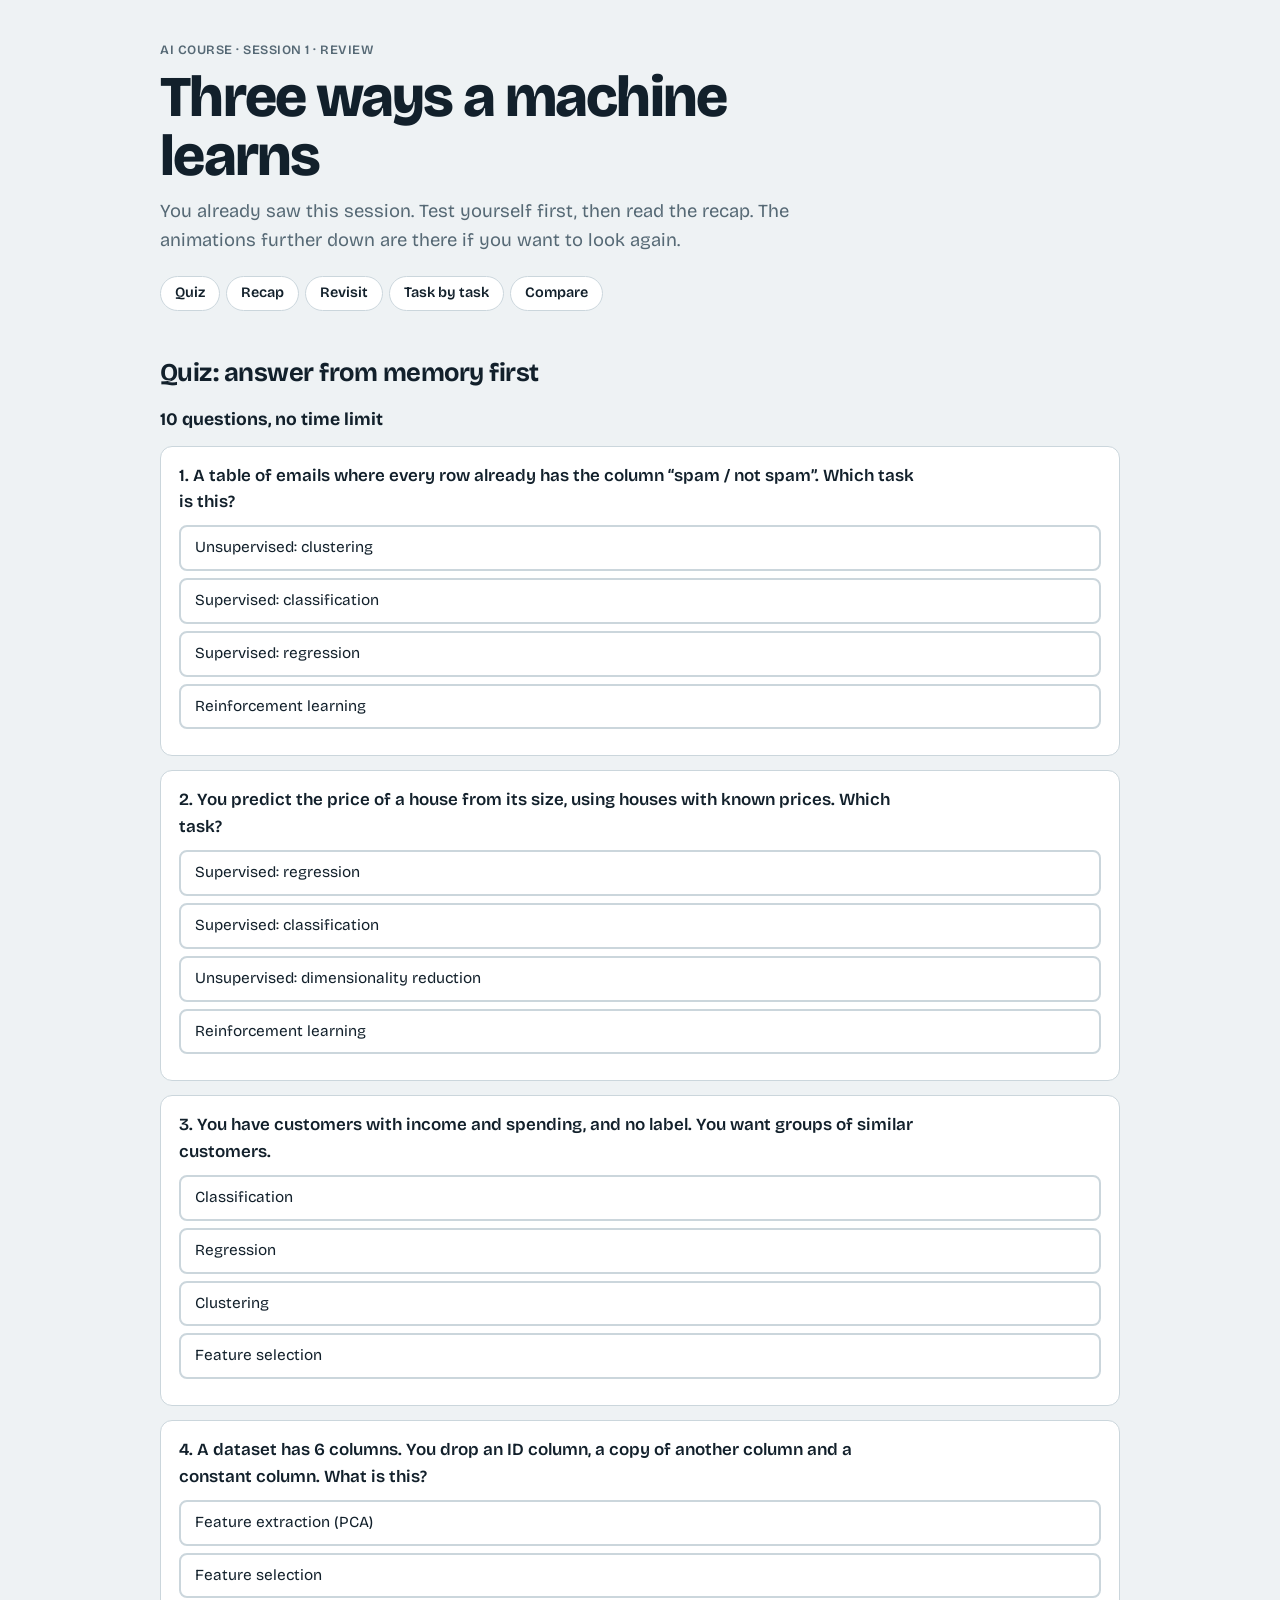
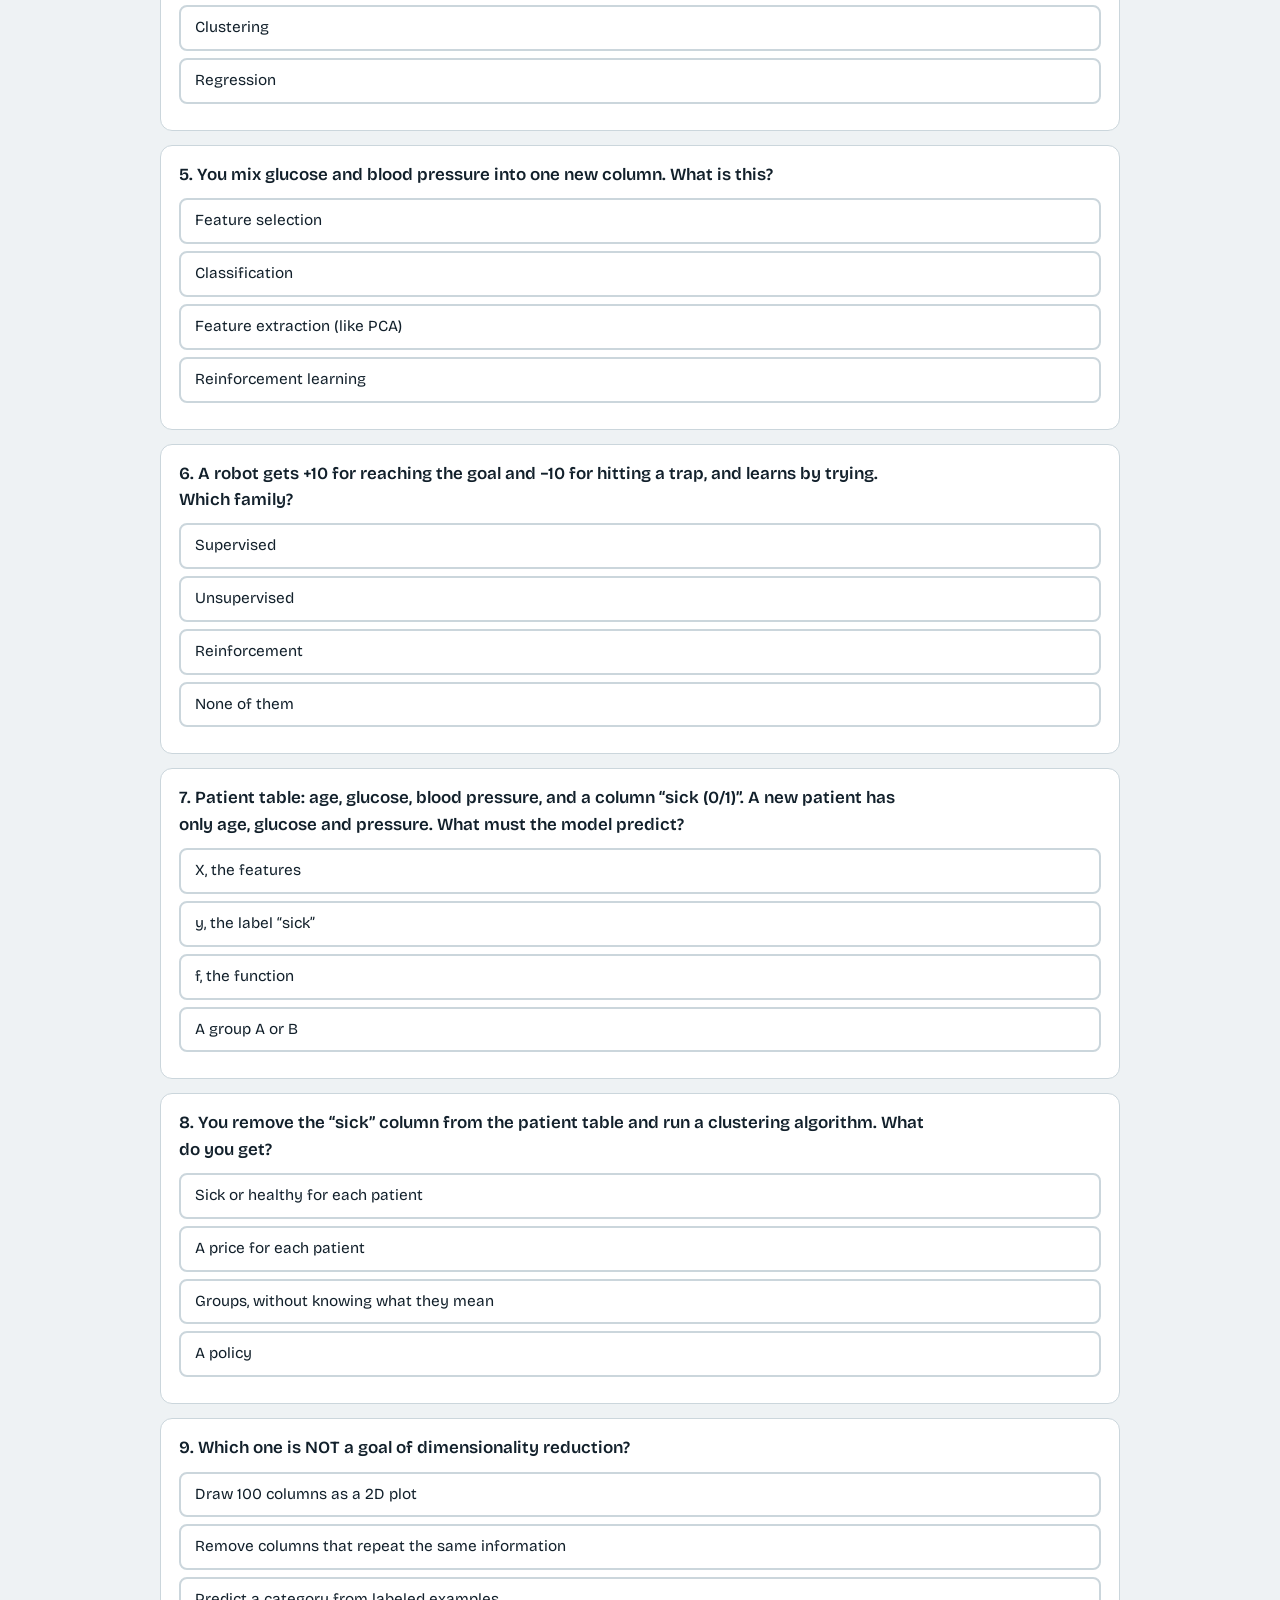
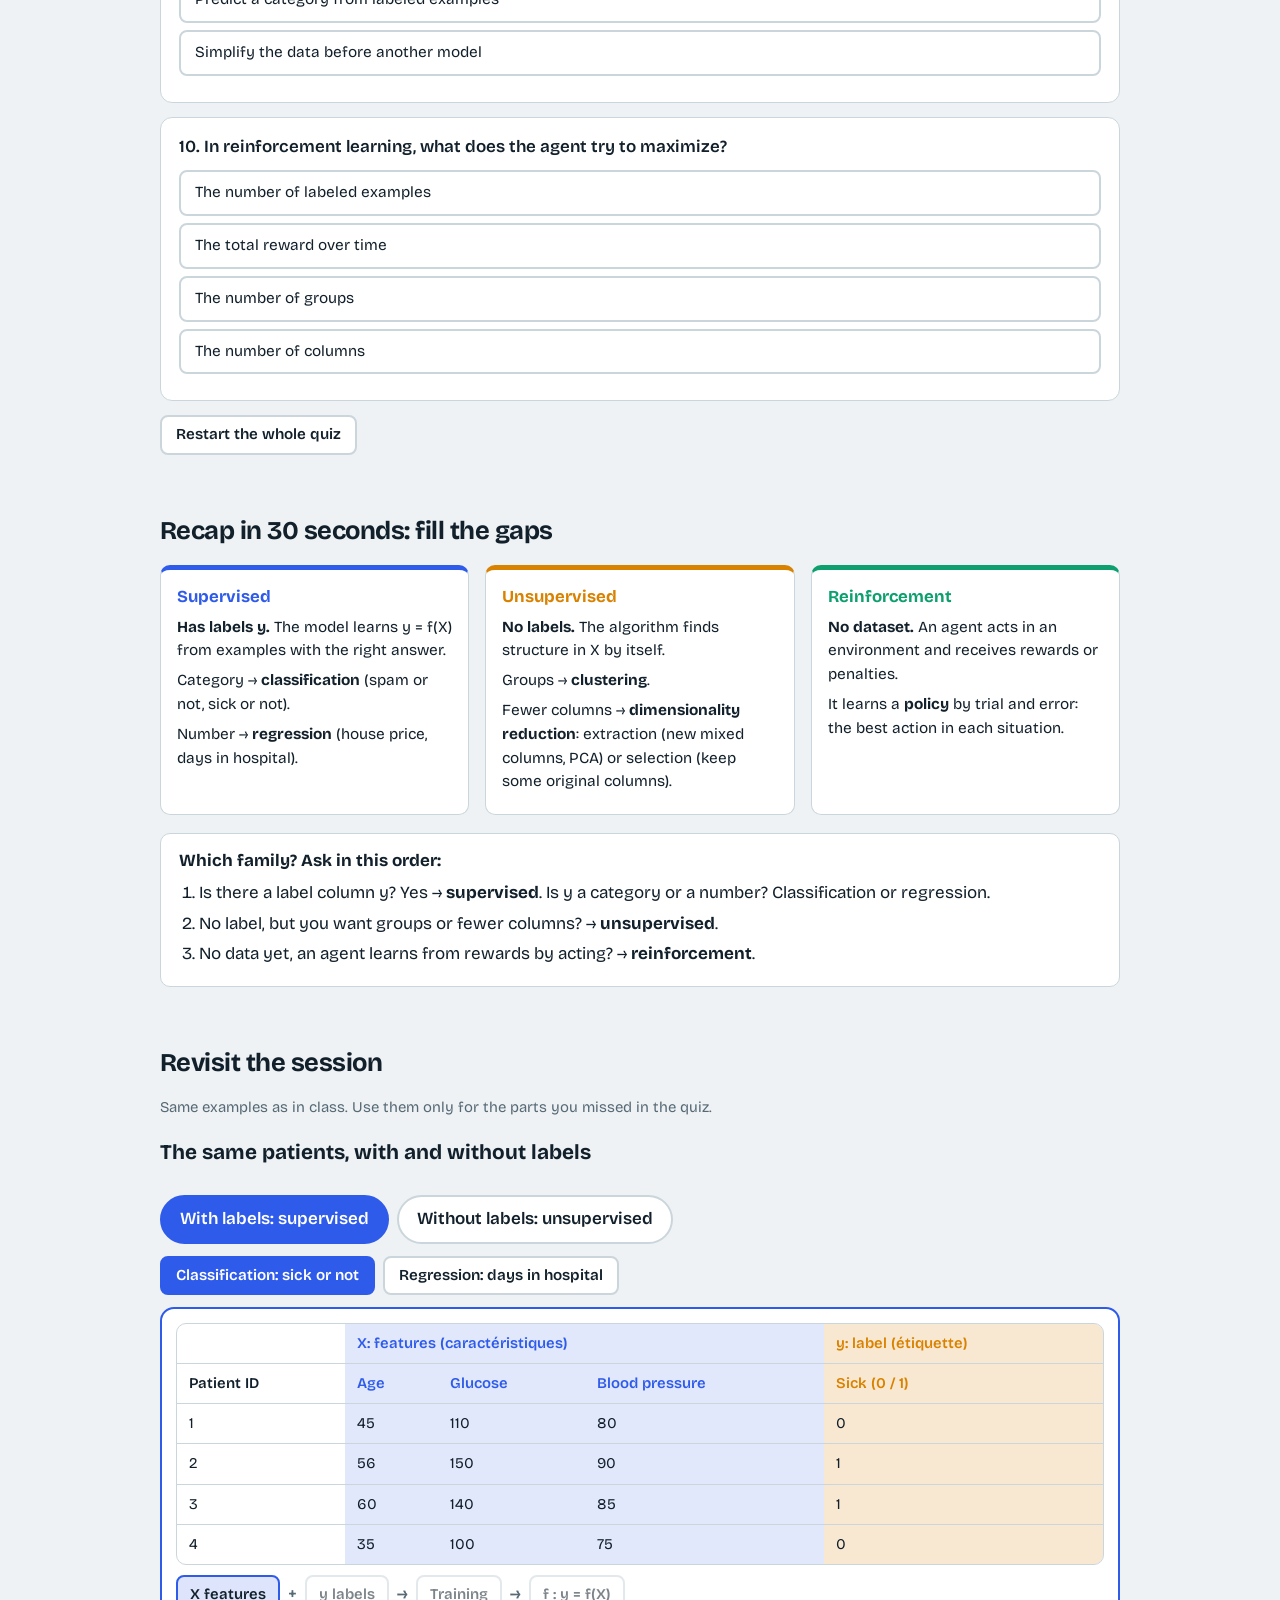
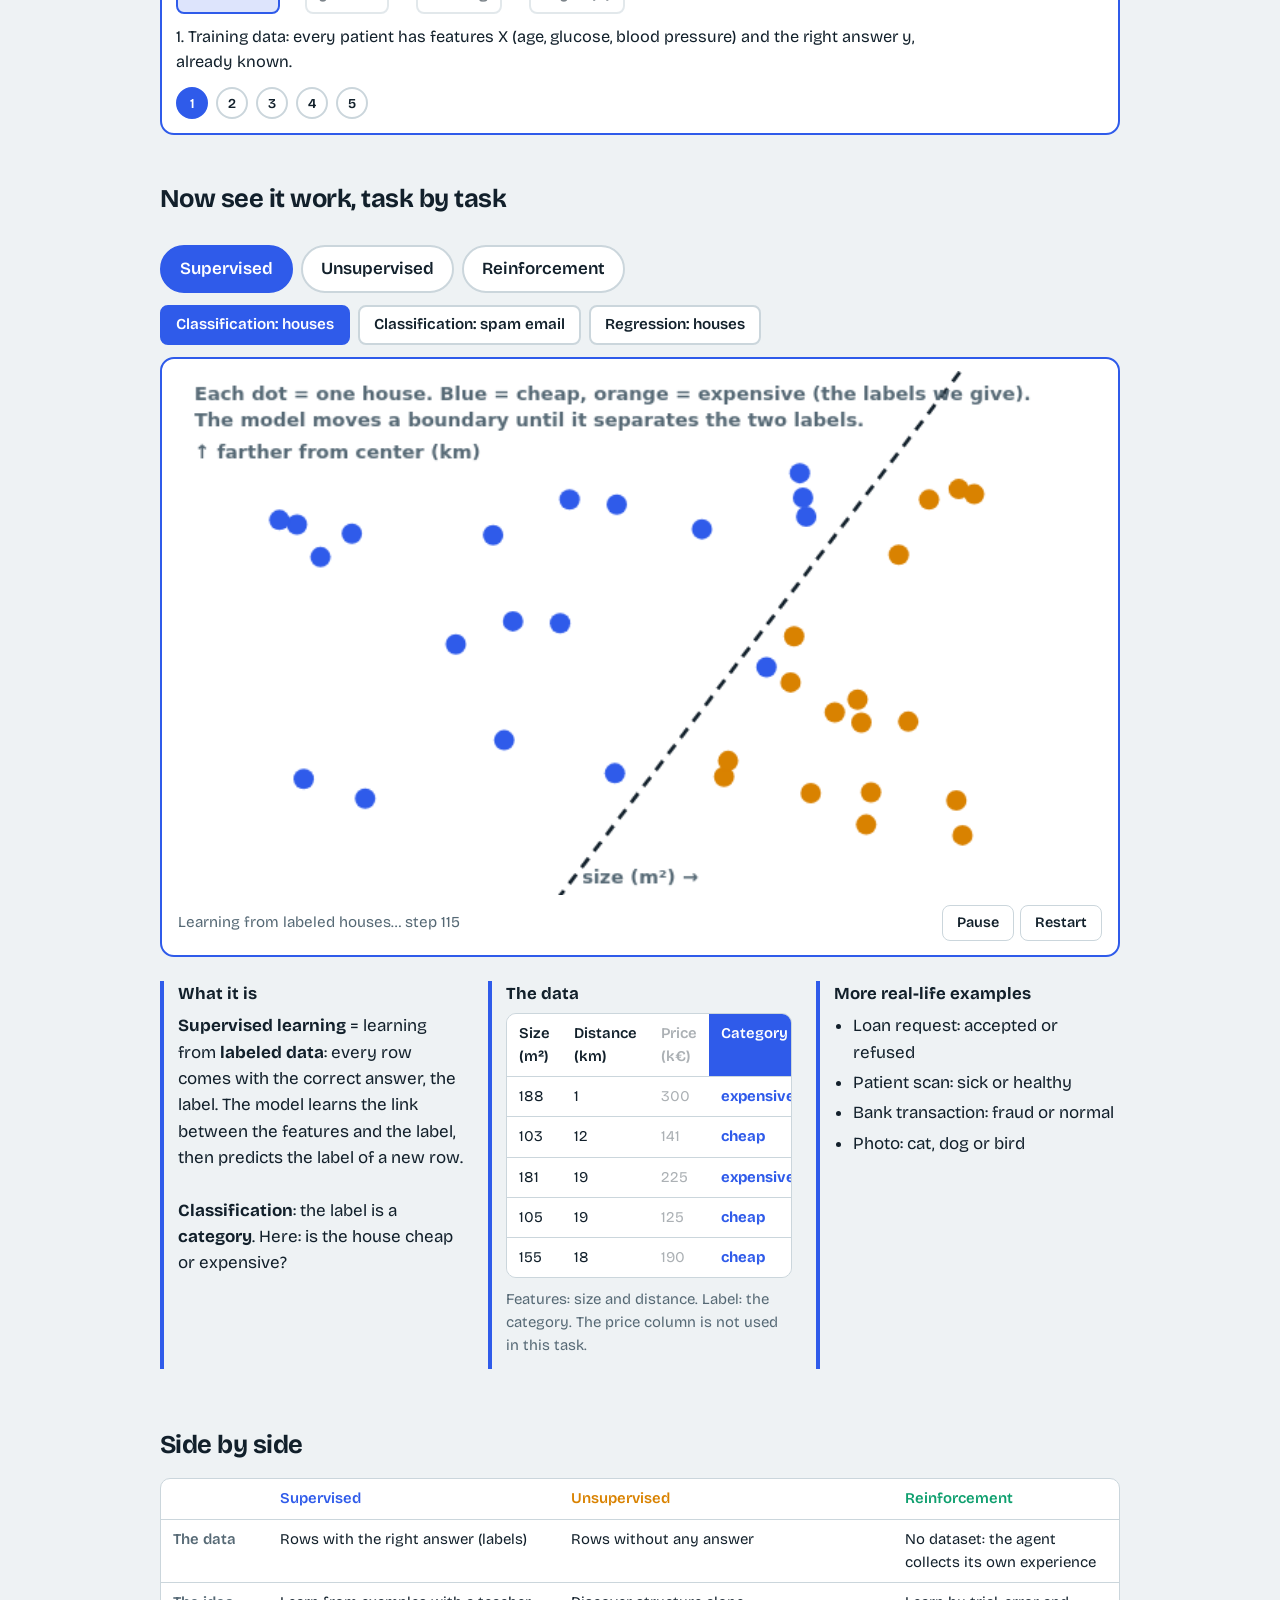
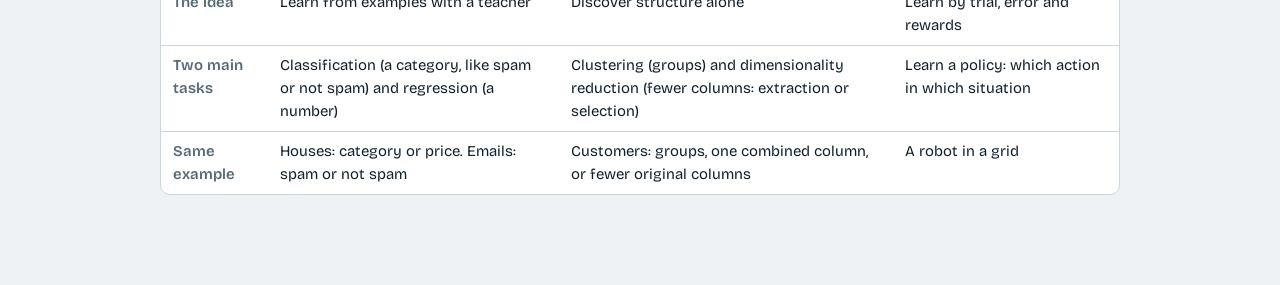
<file: session1_ml_paradigms.html>
<!DOCTYPE html>
<html lang="en">
<head>
<meta charset="utf-8">
<meta name="viewport" content="width=device-width, initial-scale=1">
<title>Session 1 review: supervised, unsupervised and reinforcement learning</title>
<link rel="preconnect" href="https://fonts.googleapis.com">
<link href="https://fonts.googleapis.com/css2?family=Bricolage+Grotesque:opsz,wght@12..96,400;12..96,600;12..96,800&display=swap" rel="stylesheet">
<style>
:root{--bg:#eef2f4;--ink:#12202b;--muted:#566975;--panel:#fff;--line:#cbd6dc;--sup:#2f5bea;--uns:#d98200;--rl:#0e9f6e;--bad:#d6455d;--accent:var(--sup);--onacc:#fff}
@media (prefers-color-scheme:dark){:root{--bg:#0f1a22;--ink:#e6eef2;--muted:#93a7b3;--panel:#17252f;--line:#2b3d49;--sup:#6f93ff;--uns:#f0a31f;--rl:#2fd197;--bad:#ff6b82;--onacc:#0f1a22}}
*{box-sizing:border-box}
body{margin:0;background:var(--bg);color:var(--ink);font:400 17px/1.55 "Bricolage Grotesque",system-ui,sans-serif}
main{max-width:1000px;margin:0 auto;padding:40px 20px 80px}
h1{font-size:clamp(2rem,6vw,3.6rem);line-height:1.02;font-weight:800;letter-spacing:-.03em;margin:0 0 12px;max-width:16ch}
h2{font-size:1.6rem;letter-spacing:-.02em;margin:56px 0 14px}
h3{font-size:1.05rem;margin:0 0 6px}
p{margin:0 0 12px;max-width:68ch}
.lead{color:var(--muted);font-size:1.15rem;max-width:58ch}
.tabs{display:flex;gap:8px;flex-wrap:wrap;margin:26px 0 12px}
.tabs.sub{margin:0 0 12px}
.tab{font:inherit;font-weight:600;padding:9px 18px;border-radius:999px;border:2px solid var(--line);background:var(--panel);color:var(--ink);cursor:pointer}
.sub .tab{padding:6px 14px;font-size:.95rem;border-radius:8px}
.tab[aria-selected=true]{background:var(--accent);border-color:var(--accent);color:var(--onacc)}
:focus-visible{outline:3px solid var(--ink);outline-offset:2px}
.stage{background:var(--panel);border:2px solid var(--accent);border-radius:14px;padding:12px}
canvas{width:100%;height:auto;display:block;aspect-ratio:16/9;border-radius:8px}
.bar{display:flex;justify-content:space-between;align-items:center;gap:12px;flex-wrap:wrap;padding:10px 4px 2px}
#stat{color:var(--muted);font-size:.95rem}
.btns button{font:inherit;font-size:.9rem;font-weight:600;padding:6px 14px;margin-left:6px;border-radius:8px;border:1.5px solid var(--line);background:transparent;color:var(--ink);cursor:pointer}
.grid{display:grid;grid-template-columns:repeat(auto-fit,minmax(280px,1fr));gap:24px;margin-top:24px}
.grid>div{border-left:4px solid var(--accent);padding-left:14px}
ul{margin:0;padding-left:1.1em}li{margin-bottom:4px}
.tw{overflow-x:auto;border:1px solid var(--line);border-radius:10px;background:var(--panel);margin-bottom:10px}
table{border-collapse:collapse;width:100%;font-size:.93rem}
th,td{text-align:left;padding:8px 12px;border-bottom:1px solid var(--line);vertical-align:top}
tr:last-child td{border-bottom:0}
th{font-weight:600}
.cmp{min-width:640px}.cmp td:first-child{font-weight:600;color:var(--muted)}
th.s{color:var(--sup)}th.u{color:var(--uns)}th.r{color:var(--rl)}
th.lab{background:var(--accent);color:var(--onacc)}
td.lab{font-weight:700;color:var(--accent)}
.off{opacity:.35}
.cap{font-size:.93rem;color:var(--muted)}
html{scroll-behavior:smooth}[id]{scroll-margin-top:70px}
@media (prefers-reduced-motion:reduce){html{scroll-behavior:auto}}
.kick{font-weight:600;color:var(--muted);letter-spacing:.04em;text-transform:uppercase;font-size:.8rem;margin:0 0 8px}
.nav{position:sticky;top:0;z-index:5;display:flex;gap:6px;flex-wrap:wrap;padding:10px 0;margin:0 0 20px;background:color-mix(in srgb,var(--bg) 90%,transparent);backdrop-filter:blur(6px)}
.nav a{color:var(--ink);text-decoration:none;font-weight:600;font-size:.9rem;padding:5px 14px;border-radius:999px;border:1.5px solid var(--line);background:var(--panel)}
.nav a:hover{border-color:var(--ink)}
.rc{display:grid;grid-template-columns:repeat(auto-fit,minmax(250px,1fr));gap:16px}
.rc>div{background:var(--panel);border:1px solid var(--line);border-top:5px solid var(--c);border-radius:10px;padding:14px 16px}
.rc h3{color:var(--c)}
.rc p{margin:0 0 6px;font-size:.96rem}
.flowq{margin-top:18px;background:var(--panel);border:1px solid var(--line);border-radius:10px;padding:14px 18px}
.flowq ol{margin:6px 0 0;padding-left:1.2em}
.qz{background:var(--panel);border:1px solid var(--line);border-radius:12px;padding:16px 18px;margin-bottom:14px}
.qz p{font-weight:600;margin-bottom:10px}
.opt{display:block;width:100%;text-align:left;font:inherit;font-size:.96rem;padding:9px 14px;margin-bottom:7px;border-radius:8px;border:2px solid var(--line);background:transparent;color:var(--ink);cursor:pointer}
.opt:hover:not(:disabled){border-color:var(--ink)}
.opt:disabled{cursor:default}
.opt.right{border-color:var(--rl);background:color-mix(in srgb,var(--rl) 14%,transparent)}
.opt.wrong{border-color:var(--bad);background:color-mix(in srgb,var(--bad) 12%,transparent)}
.ex{margin:6px 0 0;font-size:.93rem;color:var(--muted)}
#qzscore{font-weight:700;font-size:1.1rem;margin:0 0 12px}
#xybox{margin-top:34px}#xybox{margin-top:0}
#xybox[data-m=uns]{--accent:var(--uns)}
.xy{background:var(--panel);border:2px solid var(--accent);border-radius:14px;padding:14px}
.x{background:color-mix(in srgb,var(--sup) 14%,transparent)}
.y{background:color-mix(in srgb,var(--uns) 18%,transparent)}
.g{background:color-mix(in srgb,var(--rl) 14%,transparent)}
th.x{color:var(--sup)}th.y{color:var(--uns)}th.g{color:var(--rl)}
.gone{opacity:.3;text-decoration:line-through}
.newr td{border-top:2px dashed var(--line);font-weight:700}
.flow{display:flex;flex-wrap:wrap;gap:8px;align-items:center;margin:4px 0 10px}
.chip{padding:6px 12px;border-radius:8px;border:2px solid var(--line);font-weight:600;font-size:.93rem;opacity:.55;transition:all .3s}
.chip.on{opacity:1;border-color:var(--accent);background:color-mix(in srgb,var(--accent) 16%,transparent)}
.flow .pl{color:var(--muted);font-weight:600}
.xycap{min-height:3.4em;font-size:1.02rem;margin:0 0 8px}
.dots{display:flex;gap:8px}
.dot{width:32px;height:32px;border-radius:50%;border:2px solid var(--line);background:transparent;color:var(--ink);font:inherit;font-size:.85rem;font-weight:600;cursor:pointer}
.dot[aria-current=true]{background:var(--accent);border-color:var(--accent);color:var(--onacc)}
.badge{display:inline-block;padding:0 10px;border-radius:999px;font-weight:700;color:var(--onacc)}
.bA{background:var(--rl)}.bB{background:var(--uns)}
#extra h2{margin-top:44px}
.mgrid{display:grid;grid-template-columns:repeat(auto-fit,minmax(220px,1fr));gap:18px;align-items:center;margin-bottom:12px}
.mail{position:relative;border:2px solid var(--line);border-radius:10px;overflow:hidden;background:var(--bg);font-size:.9rem}
.mbar{display:flex;gap:5px;padding:7px 10px;background:var(--line)}
.mbar i{width:9px;height:9px;border-radius:50%;background:var(--muted);opacity:.6}
.mrow{padding:5px 12px;border-bottom:1px solid var(--line);overflow-wrap:anywhere}
.mbody{padding:10px 12px 40px;min-height:100px;overflow-wrap:anywhere}
mark{color:inherit;border-radius:3px;padding:0 2px}
mark.mw{background:color-mix(in srgb,var(--bad) 32%,transparent)}
mark.ml{background:color-mix(in srgb,var(--uns) 38%,transparent)}
.stamp{position:absolute;right:10px;bottom:8px;border:3px solid;border-radius:8px;padding:1px 10px;font-weight:800;transform:rotate(-7deg);background:var(--panel)}
.mid{display:flex;flex-direction:column;align-items:center;gap:6px;text-align:center}
.feat,.model{border:2px solid var(--line);border-radius:10px;padding:8px 14px;min-width:150px;opacity:.5;transition:all .3s}
.feat.on,.model.on{opacity:1;border-color:var(--accent);background:color-mix(in srgb,var(--accent) 14%,transparent)}
.folders{display:flex;flex-direction:column;gap:10px}
.fold{display:flex;align-items:center;gap:10px;border:2px solid var(--line);border-radius:10px;padding:8px 12px;opacity:.5;transition:all .3s;font-weight:600}
.fold svg{width:34px;height:34px;flex:none}
.fold.hamok{opacity:1;border-color:var(--sup);color:var(--sup);background:color-mix(in srgb,var(--sup) 12%,transparent)}
.fold.spamok{opacity:1;border-color:var(--bad);color:var(--bad);background:color-mix(in srgb,var(--bad) 12%,transparent)}
</style>
</head>
<body>
<main>
<p class="kick">AI course · Session 1 · Review</p>
<h1>Three ways a machine learns</h1>
<p class="lead">You already saw this session. Test yourself first, then read the recap. The animations further down are there if you want to look again.</p>

<nav class="nav" aria-label="Sections"><a href="#quiz">Quiz</a><a href="#recap">Recap</a><a href="#xybox">Revisit</a><a href="#tasks">Task by task</a><a href="#compare">Compare</a></nav>
<h2 id="quiz" style="margin-top:32px">Quiz: answer from memory first</h2>
<p id="qzscore" aria-live="polite"></p>
<div id="qzbox"></div>
<div class="tabs sub"><button class="tab" id="qzretry" hidden>Retry only the missed questions</button><button class="tab" id="qzreset">Restart the whole quiz</button></div>

<h2 id="recap">Recap in 30 seconds: fill the gaps</h2>
<div class="rc">
<div style="--c:var(--sup)"><h3>Supervised</h3><p><b>Has labels y.</b> The model learns y = f(X) from examples with the right answer.</p><p>Category → <b>classification</b> (spam or not, sick or not).</p><p>Number → <b>regression</b> (house price, days in hospital).</p></div>
<div style="--c:var(--uns)"><h3>Unsupervised</h3><p><b>No labels.</b> The algorithm finds structure in X by itself.</p><p>Groups → <b>clustering</b>.</p><p>Fewer columns → <b>dimensionality reduction</b>: extraction (new mixed columns, PCA) or selection (keep some original columns).</p></div>
<div style="--c:var(--rl)"><h3>Reinforcement</h3><p><b>No dataset.</b> An agent acts in an environment and receives rewards or penalties.</p><p>It learns a <b>policy</b> by trial and error: the best action in each situation.</p></div>
</div>
<div class="flowq"><b>Which family? Ask in this order:</b>
<ol><li>Is there a label column y? Yes → <b>supervised</b>. Is y a category or a number? Classification or regression.</li>
<li>No label, but you want groups or fewer columns? → <b>unsupervised</b>.</li>
<li>No data yet, an agent learns from rewards by acting? → <b>reinforcement</b>.</li></ol></div>

<h2 id="revisit" style="margin-top:56px">Revisit the session</h2>
<p class="cap" style="margin-bottom:18px">Same examples as in class. Use them only for the parts you missed in the quiz.</p>
<section id="xybox" data-m="sup">
  <h3 style="margin:0 0 10px;font-size:1.3rem">The same patients, with and without labels</h3>
  <div class="tabs" role="tablist" aria-label="With or without labels" id="xytabs">
    <button class="tab" role="tab" data-m="sup" aria-selected="true">With labels: supervised</button>
    <button class="tab" role="tab" data-m="uns" aria-selected="false">Without labels: unsupervised</button>
  </div>
  <div class="tabs sub" role="tablist" aria-label="Task" id="xytask"></div>
  <div class="xy">
    <div class="tw"><table id="xytbl"></table></div>
    <div class="flow" id="xyflow"></div>
    <p class="xycap" id="xycap" aria-live="polite"></p>
    <div class="dots" id="xydots" role="group" aria-label="Steps"></div>
  </div>
</section>
<h2 id="tasks" style="margin-top:44px">Now see it work, task by task</h2>
<div class="tabs" role="tablist" aria-label="Learning family" id="tops">
  <button class="tab" role="tab" data-g="sup" aria-selected="true">Supervised</button>
  <button class="tab" role="tab" data-g="uns" aria-selected="false">Unsupervised</button>
  <button class="tab" role="tab" data-g="rl" aria-selected="false">Reinforcement</button>
</div>
<div class="tabs sub" role="tablist" aria-label="Task" id="subs"></div>

<div class="stage">
  <canvas id="cv" width="640" height="360" role="img" aria-label="Live animation of the selected learning task"></canvas>
  <div class="bar"><span id="stat"></span>
    <span class="btns"><button id="pp">Pause</button><button id="rs">Restart</button></span></div>
</div>

<div class="grid" id="info"></div>
<div id="extra"></div>

<h2 id="compare">Side by side</h2>
<div class="tw"><table class="cmp">
<tr><th></th><th class="s">Supervised</th><th class="u">Unsupervised</th><th class="r">Reinforcement</th></tr>
<tr><td>The data</td><td>Rows with the right answer (labels)</td><td>Rows without any answer</td><td>No dataset: the agent collects its own experience</td></tr>
<tr><td>The idea</td><td>Learn from examples with a teacher</td><td>Discover structure alone</td><td>Learn by trial, error and rewards</td></tr>
<tr><td>Two main tasks</td><td>Classification (a category, like spam or not spam) and regression (a number)</td><td>Clustering (groups) and dimensionality reduction (fewer columns: extraction or selection)</td><td>Learn a policy: which action in which situation</td></tr>
<tr><td>Same example</td><td>Houses: category or price. Emails: spam or not spam</td><td>Customers: groups, one combined column, or fewer original columns</td><td>A robot in a grid</td></tr>
</table></div>

</main>

<script>
const $=s=>document.querySelector(s);
const cv=$('#cv'),ctx=cv.getContext('2d'),W=640,H=360;
const col={};
function readCols(){const s=getComputedStyle(document.documentElement);['ink','muted','panel','line','sup','uns','rl','bad'].forEach(k=>col[k]=s.getPropertyValue('--'+k).trim())}
readCols();matchMedia('(prefers-color-scheme:dark)').addEventListener('change',readCols);
function rng(a){a=a%2147483647||1;const f=()=>(a=(a*16807)%2147483647)/2147483647;for(let i=0;i<8;i++)f();return f}
function gauss(r){return Math.sqrt(-2*Math.log(r()||1e-9))*Math.cos(2*Math.PI*r())}
function dot(x,y,r,c){ctx.beginPath();ctx.arc(x,y,r,0,7);ctx.fillStyle=c;ctx.fill()}
function txt(t,x,y,c,sz,al){ctx.font=`600 ${sz||14}px system-ui,sans-serif`;ctx.fillStyle=c||col.ink;ctx.textAlign=al||'left';ctx.fillText(t,x,y)}
function line(a,b,c,w,dash){ctx.strokeStyle=c;ctx.lineWidth=w;ctx.setLineDash(dash||[]);ctx.beginPath();ctx.moveTo(a[0],a[1]);ctx.lineTo(b[0],b[1]);ctx.stroke();ctx.setLineDash([])}
const ease=t=>t<0?0:t>1?1:t*t*(3-2*t);

/* ================= Data shared inside a family ================= */
const R=rng(1234567);
// Houses (supervised): features size + distance, labels category + price
const HS=[];for(let i=0;i<36;i++){const s=40+R()*160,d=1+R()*19;HS.push({s,d,price:1.4*s-5*d+60+gauss(R)*15})}
const pr=HS.map(h=>h.price),pmin=Math.min(...pr),pmax=Math.max(...pr),med=[...pr].sort((a,b)=>a-b)[18];
HS.forEach(h=>{h.x=60+(h.s-40)/160*520;h.y=320-(h.d-1)/19*250;h.ry=320-(h.price-pmin)/(pmax-pmin)*250;h.c=h.price>med?1:0});
// Customers (unsupervised): income + spending
const CS=[];{const cs=[[130,260],[320,175],[510,90]];for(let i=0;i<60;i++){const c=cs[i%3];CS.push({x:Math.min(590,Math.max(50,c[0]+gauss(R)*30)),y:Math.min(290,Math.max(60,c[1]+gauss(R)*30))})}}
const mx=CS.reduce((s,p)=>s+p.x,0)/CS.length,my=CS.reduce((s,p)=>s+p.y,0)/CS.length;
let sxx=0,syy=0,sxy=0;CS.forEach(p=>{sxx+=(p.x-mx)**2;syy+=(p.y-my)**2;sxy+=(p.x-mx)*(p.y-my)});
const TH=0.5*Math.atan2(2*sxy,sxx-syy),DV=[Math.cos(TH),Math.sin(TH)];
CS.forEach(p=>p.s=(p.x-mx)*DV[0]+(p.y-my)*DV[1]);
const smin=Math.min(...CS.map(p=>p.s)),smax=Math.max(...CS.map(p=>p.s));
CS.forEach(p=>{p.income=Math.round(20+(p.x-50)/540*80);p.spend=Math.round(Math.max(1,Math.min(100,(300-p.y)/250*100)));p.score=Math.round((p.s-smin)/(smax-smin)*100)});
CS.forEach((p,i)=>{p.age=22+((i*11)%35);p.usd=Math.round(p.income*1.08)});
// Emails (supervised): features = spam words + links, label = spam or not
const EM=[];for(let i=0;i<44;i++){const sp=i%2,w=Math.max(0,Math.min(12,sp?8+gauss(R)*2.2:2+gauss(R)*1.4)),l=Math.max(0,Math.min(10,sp?6+gauss(R)*1.8:1.8+gauss(R)*1.2));EM.push({w,l,c:sp,x:60+w/12*520,y:320-l/10*250})}

let S={},view='cls',paused=matchMedia('(prefers-reduced-motion:reduce)').matches;
const newR=()=>rng(Math.floor(Math.random()*1e6)+1000);

/* ================= Supervised: classification (houses and emails) ================= */
const sig=z=>1/(1+Math.exp(-z));
let CD;
const DS_HOUSE={pts:HS,names:['cheap','expensive'],keys:['sup','uns'],t1:'Each dot = one house. Blue = cheap, orange = expensive (the labels we give).',xl:'size (m²) →',yl:'↑ farther from center (km)',what:'houses'};
const DS_SPAM={pts:EM,names:['not spam','spam'],keys:['sup','bad'],t1:'Each dot = one email. Blue = not spam, red = spam (labels given by users).',xl:'number of spam words (free, win, urgent…) →',yl:'↑ number of links',what:'emails'};
function resetCls(){S={w:[-0.4,0.5],b:0.2,it:0,tests:[],wait:0,r:newR()}}
function initCls(){CD=DS_HOUSE;resetCls()}
function initSpam(){CD=DS_SPAM;resetCls()}
const pCls=(x,y)=>sig(S.w[0]*(x-320)/260+S.w[1]*(y-180)/150+S.b);
function stepCls(){
  if(S.it<360){let g0=0,g1=0,gb=0;
    for(const h of CD.pts){const e=pCls(h.x,h.y)-h.c;g0+=e*(h.x-320)/260;g1+=e*(h.y-180)/150;gb+=e}
    const n=CD.pts.length;S.w[0]-=3*g0/n;S.w[1]-=3*g1/n;S.b-=3*gb/n;S.it++}
  else{S.wait++;
    if(S.wait%60==1&&S.tests.length<5){const x=80+S.r()*480,y=90+S.r()*220;S.tests.push({x,y,p:pCls(x,y)>.5?1:0})}
    if(S.wait>480)resetCls()}
}
function drawCls(){
  const [a,b]=S.w,c=S.b,m=a*a+b*b||1e-6,px=-c*a/m,py=-c*b/m,L=Math.hypot(a,b)||1,dx=-b/L,dy=a/L;
  const P=t=>[320+(px+dx*t)*260,180+(py+dy*t)*150];
  line(P(-8),P(8),col.ink,2.5,[8,6]);
  for(const h of CD.pts)dot(h.x,h.y,7,col[CD.keys[h.c]]);
  for(const t of S.tests){const k=col[CD.keys[t.p]];ctx.lineWidth=3;ctx.strokeStyle=k;ctx.beginPath();ctx.arc(t.x,t.y,11,0,7);ctx.stroke();txt('?',t.x,t.y+5,col.ink,14,'center');txt(CD.names[t.p],t.x,t.y-18,k,13,'center')}
  txt(CD.t1,14,20,col.muted,13);
  txt('The model moves a boundary until it separates the two labels.',14,38,col.muted,13);
  txt(CD.xl,W/2,352,col.muted,13,'center');txt(CD.yl,14,60,col.muted,13);
  $('#stat').textContent=S.it<360?`Learning from labeled ${CD.what}… step ${S.it}`:`Learned. New ${CD.what} (?) get a label: ${S.tests.length} so far`;
}

/* ================= Supervised: regression ================= */
function initReg(){S={a:-0.2,b:0.7,it:0,tests:[],wait:0,r:newR()}}
function stepReg(){
  if(S.it<320){let ga=0,gb=0;
    for(const h of HS){const x=(h.x-320)/260,y=(h.ry-180)/150,e=S.a*x+S.b-y;ga+=2*e*x;gb+=2*e}
    S.a-=0.25*ga/HS.length;S.b-=0.25*gb/HS.length;S.it++}
  else{S.wait++;
    if(S.wait%60==1&&S.tests.length<4){S.tests.push({x:90+S.r()*470})}
    if(S.wait>440)initReg()}
}
const lineY=x=>180+150*(S.a*(x-320)/260+S.b);
function drawReg(){
  for(const h of HS)line([h.x,h.ry],[h.x,lineY(h.x)],col.line,1.5);
  line([40,lineY(40)],[610,lineY(610)],col.ink,3);
  for(const h of HS)dot(h.x,h.ry,6,col.sup);
  for(const t of S.tests){const y=lineY(t.x),size=Math.round(40+(t.x-60)/520*160),price=Math.round(pmin+(320-y)/250*(pmax-pmin));
    line([t.x,332],[t.x,y],col.ink,1.5,[4,4]);dot(t.x,y,8,col.uns);txt(`${size} m² → about ${price} k€`,Math.min(t.x,500),y-14,col.uns,13,'left')}
  txt('Each dot = one house. Its label is the exact price (a number).',14,20,col.muted,13);
  txt('The model moves a line until it follows the prices.',14,38,col.muted,13);
  txt('size (m²) →',W/2,352,col.muted,13,'center');txt('↑ price (k€)',14,60,col.muted,13);
  $('#stat').textContent=S.it<320?`Learning from labeled houses… step ${S.it}`:`Learned. Orange points are predicted prices for new houses: ${S.tests.length}`;
}

/* ================= Unsupervised: clustering (k-means) ================= */
function initClu(){
  const r=newR(),pts=CS.map(p=>({x:p.x,y:p.y,k:-1})),idx=new Set();
  while(idx.size<3)idx.add(Math.floor(r()*pts.length));
  S={pts,cen:[...idx].map(i=>({x:pts[i].x,y:pts[i].y,tx:pts[i].x,ty:pts[i].y})),phase:0,t:0,iter:0,still:0,wait:0};
}
function stepClu(){
  for(const c of S.cen){c.x+=(c.tx-c.x)*.12;c.y+=(c.ty-c.y)*.12}
  if(S.still>=2){if(++S.wait>170)initClu();return}
  if(++S.t<55)return;S.t=0;
  if(S.phase==0){for(const p of S.pts){let b=0,d=1e9;S.cen.forEach((c,i)=>{const e=(p.x-c.tx)**2+(p.y-c.ty)**2;if(e<d){d=e;b=i}});p.k=b}S.phase=1}
  else{let mv=0;S.cen.forEach((c,i)=>{const m=S.pts.filter(p=>p.k==i);if(!m.length)return;
    const x=m.reduce((s,p)=>s+p.x,0)/m.length,y=m.reduce((s,p)=>s+p.y,0)/m.length;mv+=Math.hypot(x-c.tx,y-c.ty);c.tx=x;c.ty=y});
    S.iter++;S.phase=0;S.still=mv<1?S.still+1:0}
}
function drawClu(){
  const cl=[col.sup,col.uns,col.rl];
  for(const p of S.pts)dot(p.x,p.y,6,p.k<0?col.line:cl[p.k]);
  S.cen.forEach((c,i)=>{ctx.lineWidth=3;ctx.strokeStyle=col.ink;ctx.fillStyle=cl[i];ctx.beginPath();ctx.rect(c.x-9,c.y-9,18,18);ctx.fill();ctx.stroke()});
  txt('Each dot = one customer (x: income, y: spending). No labels at all.',14,20,col.muted,13);
  txt(S.iter==0&&S.phase==0?'Squares are 3 random starting centers.':S.still>=2?'Stable: three groups found. A human now names them.':S.phase==0?'Step 1: each customer joins the nearest center.':'Step 2: each center moves to the middle of its group.',14,38,col.muted,13);
  $('#stat').textContent=S.still>=2?`Done after ${S.iter} rounds`:`Round ${S.iter+1}`;
}

/* ================= Unsupervised: dimensionality reduction (PCA) ================= */
function initPca(){S={t:0}}
function stepPca(){if(++S.t>560)S.t=0}
function drawPca(){
  const t=S.t,ang=TH*ease(t/90),e=ease((t-110)/90),o=ease((t-210)/50);
  const d=[Math.cos(ang),Math.sin(ang)];
  line([mx-d[0]*420,my-d[1]*420],[mx+d[0]*420,my+d[1]*420],col.ink,2,[8,6]);
  for(const p of CS){const s=(p.x-mx)*DV[0]+(p.y-my)*DV[1],qx=mx+DV[0]*s,qy=my+DV[1]*s;
    if(t>110&&t<260)line([p.x,p.y],[p.x+(qx-p.x)*e,p.y+(qy-p.y)*e],col.line,1);
    dot(p.x+(qx-p.x)*e,p.y+(qy-p.y)*e,6,col.uns)}
  if(o>0){ctx.globalAlpha=o;line([40,344],[600,344],col.muted,2);
    for(const p of CS)dot(320+p.s*.95,344,5,col.uns);ctx.globalAlpha=1;txt('one number per customer',320,334,col.muted,13,'center')}
  txt('Each dot = one customer with 2 columns: income and spending.',14,20,col.muted,13);
  txt(t<110?'Step 1: find the direction where customers differ the most.':t<210?'Step 2: slide every customer onto that direction.':'Step 3: 2 columns became 1, most of the information is kept.',14,38,col.muted,13);
  $('#stat').textContent=t<110?'2 columns':t<210?'2 columns → 1 column':'1 column';
}

/* ================= Unsupervised: dimensionality reduction (feature selection) ================= */
const FC=[['Customer ID',0,'unique per row, no pattern',i=>'C00'+(i+1)],['Income (k€)',1,'',i=>CS[i].income],['Income (k$)',0,'same info as Income (k€)',i=>CS[i].usd],['Country',0,'same value for everyone',()=>'Tunisia'],['Age',1,'',i=>CS[i].age],['Spending (1-100)',1,'',i=>CS[i].spend]];
function initFsel(){S={t:0}}
function stepFsel(){if(++S.t>620)S.t=0}
function drawFsel(){
  const t=S.t;let kept=0,checked=0;
  FC.forEach((c,i)=>{
    const cx=24+(i%3)*204,cy=70+Math.floor(i/3)*130,w=190,h=110,dec=t>70+i*45;
    if(dec){checked++;if(c[1])kept++}
    ctx.globalAlpha=dec&&!c[1]?.55:1;ctx.fillStyle=col.panel;ctx.fillRect(cx,cy,w,h);
    ctx.lineWidth=3;ctx.strokeStyle=dec?(c[1]?col.rl:col.bad):col.line;ctx.strokeRect(cx,cy,w,h);
    txt(c[0],cx+12,cy+26,col.ink,15);
    txt([0,1,2].map(k=>c[3](k)).join(', ')+'…',cx+12,cy+48,col.muted,12);
    if(dec){txt(c[1]?'keep':'drop',cx+12,cy+76,c[1]?col.rl:col.bad,14);if(!c[1])txt(c[2],cx+12,cy+96,col.muted,12);
      if(!c[1])line([cx+6,cy+h-6],[cx+w-6,cy+6],col.bad,2)}
    ctx.globalAlpha=1});
  txt('Each customer has 6 columns. Which ones are worth keeping?',14,20,col.muted,13);
  txt('No labels here, so we use simple rules: drop IDs, constant columns and copies.',14,38,col.muted,13);
  if(t>70+6*45)txt('6 columns → 3 columns. Nothing new is created: we keep original columns.',W/2,346,col.ink,14,'center');
  $('#stat').textContent=checked<6?`Checking columns… ${checked}/6`:`Kept ${kept} original columns`;
}

/* ================= Reinforcement: Q-learning ================= */
const GW=6,GH=4,TR=[[1,2],[3,1],[3,2],[4,3]],GOAL=[5,0],ST=[0,3],DX=[0,1,0,-1],DY=[-1,0,1,0];
function initRl(){S={Q:new Array(GW*GH*4).fill(0),x:0,y:3,ep:0,eps:1,steps:0,t:0,wins:0}}
const isTrap=(x,y)=>TR.some(t=>t[0]==x&&t[1]==y);
const best=s=>{let b=0;for(let a=1;a<4;a++)if(S.Q[s*4+a]>S.Q[s*4+b])b=a;return b};
function stepRl(){
  if(++S.t<3)return;S.t=0;
  const s=S.y*GW+S.x,a=Math.random()<S.eps?Math.floor(Math.random()*4):best(s);
  const x=Math.min(GW-1,Math.max(0,S.x+DX[a])),y=Math.min(GH-1,Math.max(0,S.y+DY[a]));
  let r=-0.1,done=false;
  if(x==GOAL[0]&&y==GOAL[1]){r=10;done=true;S.wins++}else if(isTrap(x,y)){r=-10;done=true}
  const s2=y*GW+x,mxq=Math.max(...S.Q.slice(s2*4,s2*4+4));
  S.Q[s*4+a]+=0.3*(r+(done?0:0.95*mxq)-S.Q[s*4+a]);
  S.x=x;S.y=y;S.steps++;
  if(done||S.steps>45){S.ep++;S.steps=0;S.x=ST[0];S.y=ST[1];S.eps=Math.max(.05,S.eps*.965)}
}
function drawRl(){
  const cw=W/GW,ch=(H-30)/GH,oy=30;
  for(let y=0;y<GH;y++)for(let x=0;x<GW;x++){
    const X=x*cw,Y=oy+y*ch,s=y*GW+x,v=Math.max(...S.Q.slice(s*4,s*4+4));
    ctx.fillStyle=col.panel;ctx.fillRect(X,Y,cw,ch);
    if(isTrap(x,y)){ctx.globalAlpha=.85;ctx.fillStyle=col.bad;ctx.fillRect(X+2,Y+2,cw-4,ch-4);ctx.globalAlpha=1;txt('trap −10',X+cw/2,Y+ch/2+5,'#fff',13,'center')}
    else if(x==GOAL[0]&&y==GOAL[1]){ctx.fillStyle=col.rl;ctx.fillRect(X+2,Y+2,cw-4,ch-4);txt('goal +10',X+cw/2,Y+ch/2+5,'#fff',13,'center')}
    else{ctx.globalAlpha=Math.min(.7,Math.max(0,v/9));ctx.fillStyle=col.rl;ctx.fillRect(X+2,Y+2,cw-4,ch-4);ctx.globalAlpha=1;
      if(v!=0){const a=best(s),cx=X+cw/2,cy=Y+ch/2,ex=cx+DX[a]*20,ey=cy+DY[a]*20;line([cx,cy],[ex,ey],col.muted,2);dot(ex,ey,3,col.muted)}}
    ctx.strokeStyle=col.line;ctx.lineWidth=1;ctx.strokeRect(X+.5,Y+.5,cw,ch)}
  const ax=S.x*cw+cw/2,ay=oy+S.y*ch+ch/2;dot(ax,ay,14,col.sup);ctx.lineWidth=3;ctx.strokeStyle=col.ink;ctx.beginPath();ctx.arc(ax,ay,14,0,7);ctx.stroke();
  txt('The agent (blue) starts knowing nothing. Green = places it learned are good. Arrows = best move so far.',14,20,col.muted,13);
  $('#stat').textContent=`Try number ${S.ep+1} · random moves: ${Math.round(S.eps*100)}% · goal reached ${S.wins} times`;
}

/* ================= Text content ================= */
const fix=h=>({size:Math.round(h.s),dist:Math.round(h.d),price:Math.round(h.price),cat:h.c?'expensive':'cheap'});
function tbl(heads,rows,cls){return `<div class="tw"><table><tr>${heads.map((h,i)=>`<th class="${cls[i]=='lab'?'lab':cls[i]=='off'?'off':''}">${h}</th>`).join('')}</tr>${rows.map(r=>`<tr>${r.map((v,i)=>`<td class="${cls[i]=='lab'?'lab':cls[i]=='off'?'off':''}">${v}</td>`).join('')}</tr>`).join('')}</table></div>`}
const hrows=HS.slice(0,5).map(fix),crows=CS.slice(0,5);
const HH=['Size (m²)','Distance (km)','Price (k€)','Category'];
const INFO={
cls:{def:'<b>Supervised learning</b> = learning from <b>labeled data</b>: every row comes with the correct answer, the label. The model learns the link between the features and the label, then predicts the label of a new row.<br><br><b>Classification</b>: the label is a <b>category</b>. Here: is the house cheap or expensive?',
  data:()=>tbl(HH,hrows.map(r=>[r.size,r.dist,r.price,r.cat]),['f','f','off','lab']),
  cap:'Features: size and distance. Label: the category. The price column is not used in this task.',
  ex:['Loan request: accepted or refused','Patient scan: sick or healthy','Bank transaction: fraud or normal','Photo: cat, dog or bird']},
reg:{def:'<b>Supervised learning</b> again, same houses, same kind of labeled rows. This time the label is a <b>number</b>, so the task is called <b>regression</b>. Here: what is the price of this house?',
  data:()=>tbl(HH,hrows.map(r=>[r.size,r.dist,r.price,r.cat]),['f','off','lab','off']),
  cap:'Feature: size. Label: the exact price. The category column is not used in this task.',
  ex:['House size → price','Day and weather → ice cream sales','Car age and mileage → resale value','Study hours → exam grade']},
clu:{def:'<b>Unsupervised learning</b> = data <b>without labels</b>. Nobody tells the algorithm the right answer. It looks for structure by itself.<br><br><b>Clustering</b>: put similar rows in the same <b>group</b>. Here: which customers behave alike?',
  data:()=>tbl(['Income (k€)','Spending (1-100)','Group'],crows.map(r=>[r.income,r.spend,'?']),['f','f','lab']),
  cap:'There is no answer column. The algorithm creates the groups, then a human names them (for example: big spenders, savers).',
  ex:['Shop customers → segments','Songs → playlists of similar songs','News articles → topics','Network logs → normal and unusual behavior']},
pca:{def:'<b>Unsupervised learning</b> again, same customers, still no labels. This time the goal is <b>dimensionality reduction</b>: fewer columns, same important information. There are two ways.<br><br><b>1. Feature extraction</b>: build <b>new</b> columns by mixing the old ones. PCA is the classic method. Here: 2 columns become 1 new column that mixes income and spending.',
  data:()=>tbl(['Income (k€)','Spending (1-100)','New single column'],crows.map(r=>[r.income,r.spend,r.score]),['f','f','lab']),
  cap:'Income and spending move together, so one combined number describes each customer almost as well as two. Real data can have 100 columns reduced to 2 or 3 to draw a picture.',
  ex:['100 survey questions → 2 axes to plot','Face images with thousands of pixels → a few key features','Compress data before another model','Remove columns that repeat the same information']},
spam:{def:'<b>Supervised learning</b>, <b>classification</b> again, now with text. Users clicked “report spam” on thousands of emails, so every email has a label: spam or not spam. We turn each email into numbers (features), like how many spam words and links it contains. Only two possible labels = <b>binary classification</b>.',
  data:()=>tbl(['Email subject','Spam words','Links','Label'],[['“Win a FREE phone now!!!”',3,2,'spam'],['“Meeting moved to 10am”',0,0,'not spam'],['“URGENT: verify your account”',2,1,'spam'],['“Lecture notes for week 3”',0,1,'not spam'],['“Your invoice is attached”',1,1,'not spam']],['f','f','f','lab']),
  cap:'Features: counts computed from the email text. Label: spam or not spam. Real filters use thousands of word counts, not only two. A new email is classified in the same way.',
  ex:['Review: positive or negative','SMS: spam or not spam','Support ticket → billing, technical or sales (more than 2 labels)','News article → sport, politics or economy']},
fsel:{def:'<b>2. Feature selection</b>: the second family of dimensionality reduction. Instead of mixing columns into new ones (extraction), you <b>keep only the original columns that are worth it</b> and drop the others. Nothing new is created, so the columns keep their meaning.<br><br>Without labels, simple rules already help: drop columns that are unique IDs, always the same, or copies of another column.',
  data:()=>tbl(['ID','Income (k€)','Income (k$)','Country','Age','Spending'],crows.map((r,i)=>['C00'+(i+1),r.income,r.usd,'Tunisia',r.age,r.spend]),['off','lab','off','off','lab','lab']),
  cap:'Colored headers = kept (3 columns). Faded = dropped. Extraction gives new mixed columns, selection gives a smaller subset of the old ones.',
  ex:['Survey: remove questions that everybody answers the same way','Sensors: drop the ones that always read the same value','Dataset: remove ID, name and duplicated columns before modeling','Text: keep only words that appear often enough']},
rl:{def:'<b>Reinforcement learning</b>: there is no dataset and no labels. An <b>agent</b> acts in an <b>environment</b>, gets a <b>reward</b> or a penalty after each action, and learns by trial and error which actions lead to the most reward in the long run.',
  data:()=>tbl(['Term','In this grid'],[['Agent','The blue ball'],['Environment','The grid'],['State','The cell where the ball is'],['Action','Up, right, down or left'],['Reward','+10 goal, −10 trap, −0.1 per step so it hurries'],['Policy','The arrows: best action in each cell']],['f','f']),
  cap:'At first the agent moves at random (exploration). With time it uses what it learned (exploitation).',
  ex:['Robot learning to walk','Game player (chess, Go, video games)','Self-driving: when to brake or turn','Choosing which offer to show to a user']}
};
const GROUPS={sup:{views:[['cls','Classification: houses'],['spam','Classification: spam email'],['reg','Regression: houses']],c:'--sup'},uns:{views:[['clu','Clustering'],['pca','Reduction: extraction (PCA)'],['fsel','Reduction: selection']],c:'--uns'},rl:{views:[['rl','Reinforcement']],c:'--rl'}};
const V={cls:[initCls,stepCls,drawCls],spam:[initSpam,stepCls,drawCls],reg:[initReg,stepReg,drawReg],clu:[initClu,stepClu,drawClu],pca:[initPca,stepPca,drawPca],fsel:[initFsel,stepFsel,drawFsel],rl:[initRl,stepRl,drawRl]};

/* ================= Intro: X and y on one patient table ================= */
// rows: id, age, glucose, blood pressure, sick (classification label), days in hospital (regression label)
const PT=[[1,45,110,80,0,3],[2,56,150,90,1,9],[3,60,140,85,1,7],[4,35,100,75,0,2]],NEWR=['New',69,145,90],GRP=['A','B','B','A'];
const mix=r=>Math.round(((r[2]-100)/50+(r[3]-75)/15)/2*100);
const XYC={
cls:['Training data: every patient has features X (age, glucose, blood pressure) and the right answer y, already known.',
 'y is the label (étiquette / cible): a doctor already decided 1 = sick, 0 = healthy. A category label = classification.',
 'Training: the model studies many rows and approximates a function f such that y = f(X).',
 'A new patient arrives with features X only. We do not know y yet.',
 'Prediction: the model applies f to X and answers 1, so this patient is predicted sick (a category).'],
reg:['Same patients, same features X. But now the label is a number: how many days the patient stayed in hospital.',
 'y is still the label, but a number instead of a category: 3, 9, 7, 2 days. A number label = regression.',
 'Training: the model approximates f such that y = f(X), and f now returns a number.',
 'A new patient arrives with features X only. How long will they stay? We do not know y yet.',
 'Prediction: f(X) gives about 8 days (a number, not a category).'],
clu:['Same patients, same features. But the label column is removed: nobody tells us who is sick.',
 'We only have X (features). No y, no teacher.',
 'Training: the algorithm searches for structure in X. Which patients look alike?',
 'Result: groups. The algorithm says A and B, not “sick” or “healthy”. It does not know what the groups mean.',
 'A human gives the meaning: group B has high glucose and pressure (maybe “at risk”). A new patient is put in the closest group.'],
red:['Same patients. The label column is removed. We have 3 feature columns: age, glucose and blood pressure.',
 'We only have X. No y, no teacher.',
 'Training: the algorithm looks for columns that carry almost the same information. Glucose and blood pressure move together.',
 'Result: 3 columns became 2. Glucose and pressure are mixed into one new column (feature extraction). Feature selection would instead keep some of the original columns.',
 'The new patient is converted the same way. Later work uses 2 columns instead of 3, and it is easier to plot.']};
const XYA={sup:[['x'],['y'],['tr','f'],['f'],['f']],uns:[['x'],['x'],['tr'],['res'],['res']]};
const XYT={sup:[['cls','Classification: sick or not'],['reg','Regression: days in hospital']],uns:[['clu','Clustering'],['red','Dimensionality reduction']]};
let xyMode='sup',xyTask='cls',xyStep=0,xyTimer=null;
const reduced=matchMedia('(prefers-reduced-motion:reduce)').matches;
function renderXY(){
  const T=xyTask,sup=xyMode=='sup',st=xyStep,isReg=T=='reg',isClu=T=='clu',isRed=T=='red';
  const showY=sup||st==0,gc=sup?'':'gone',showG=isClu&&st>=3,newRow=sup?st>=3:st>=4,red3=isRed&&st>=3;
  const cols=red3?[['Age',r=>r[1]],['Mix (new)',r=>mix(r)]]:[['Age',r=>r[1]],['Glucose',r=>r[2]],['Blood pressure',r=>r[3]]];
  const yH=isReg?['y: label (a number)','Stay (days)']:['y: label (étiquette)','Sick (0 / 1)'],yv=r=>isReg?r[5]:r[4],newY=st==3?'?':(isReg?'≈ 8 days':'1 = sick');
  let h=`<tr><th></th><th colspan="${cols.length}" class="x">${red3?'X: only 2 columns now':'X: features (caractéristiques)'}</th>${showY?`<th class="y ${gc}">${sup?yH[0]:'y: removed'}</th>`:''}${showG?'<th class="g">found by algorithm</th>':''}</tr>`;
  h+=`<tr><th>Patient ID</th>${cols.map(c=>`<th class="x">${c[0]}</th>`).join('')}${showY?`<th class="y ${gc}">${yH[1]}</th>`:''}${showG?'<th class="g">Group</th>':''}</tr>`;
  PT.forEach((r,i)=>{h+=`<tr><td>${r[0]}</td>${cols.map(c=>`<td class="x">${c[1](r)}</td>`).join('')}${showY?`<td class="y ${gc}">${yv(r)}</td>`:''}${showG?`<td class="g"><span class="badge b${GRP[i]}">${GRP[i]}</span></td>`:''}</tr>`});
  if(newRow)h+=`<tr class="newr"><td>New</td>${cols.map(c=>`<td class="x">${c[1](NEWR)}</td>`).join('')}${showY?`<td class="y">${newY}</td>`:''}${showG?'<td class="g"><span class="badge bB">B (closest)</span></td>':''}</tr>`;
  $('#xytbl').innerHTML=h;
  const act=XYA[xyMode][st],c=(k,t)=>`<span class="chip ${act.includes(k)?'on':''}">${t}</span>`,pl=t=>`<span class="pl">${t}</span>`;
  $('#xyflow').innerHTML=sup?c('x','X features')+pl('+')+c('y','y labels')+pl('→')+c('tr','Training')+pl('→')+c('f','f : y = f(X)'):c('x','X features')+pl('→')+c('tr','Training')+pl('→')+c('res',isClu?'groups / structure':'fewer columns');
  $('#xycap').textContent=`${st+1}. ${XYC[T][st]}`;
  document.querySelectorAll('#xydots .dot').forEach((d,i)=>d.setAttribute('aria-current',i==st));
}
function xyAuto(){clearInterval(xyTimer);if(!reduced)xyTimer=setInterval(()=>{xyStep=(xyStep+1)%5;renderXY()},3400)}
function setTask(t){xyTask=t;xyStep=0;
  document.querySelectorAll('#xytask .tab').forEach(b=>b.setAttribute('aria-selected',b.dataset.t==t));renderXY();xyAuto()}
function setXY(m){xyMode=m;$('#xybox').dataset.m=m;
  document.querySelectorAll('#xytabs .tab').forEach(b=>b.setAttribute('aria-selected',b.dataset.m==m));
  $('#xytask').innerHTML=XYT[m].map(t=>`<button class="tab" role="tab" data-t="${t[0]}" aria-selected="false">${t[1]}</button>`).join('');
  document.querySelectorAll('#xytask .tab').forEach(b=>b.onclick=()=>setTask(b.dataset.t));
  setTask(XYT[m][0][0])}
$('#xydots').innerHTML=[0,1,2,3,4].map(i=>`<button class="dot" aria-label="Step ${i+1}" data-i="${i}">${i+1}</button>`).join('');
document.querySelectorAll('#xydots .dot').forEach(d=>d.onclick=()=>{clearInterval(xyTimer);xyStep=+d.dataset.i;renderXY()});
document.querySelectorAll('#xytabs .tab').forEach(b=>b.onclick=()=>setXY(b.dataset.m));

/* ================= Spam: how one email is classified ================= */
const MAILS=[
 {from:'promo@win-prize.biz',sub:'Win a FREE phone now!!!',body:'Click http://phone-deal.biz or http://bit.ly/x1 now.'},
 {from:'sara.k@univ.tn',sub:'Meeting moved to 10am',body:'Hi team, the meeting is now at 10am in room B. See you there.'},
 {from:'support@secure-bank.top',sub:'URGENT: verify your account',body:'Your account may be locked. Open http://secure-bank.top/login now.'},
 {from:'prof.ahmed@univ.tn',sub:'Lecture notes for week 3',body:'Notes are here: http://univ.tn/week3 See you on Monday.'}];
const SPW=/\b(win|free|click|urgent|verify|prize)\b/gi,LNK=/https?:\/\/\S+/g;
const esc=t=>t.replace(/&/g,'&amp;').replace(/</g,'&lt;');
const mark=(t,on)=>esc(t).replace(/(https?:\/\/\S+)|\b(win|free|click|urgent|verify|prize)\b/gi,(m,l)=>on?`<mark class="${l?'ml':'mw'}">${m}</mark>`:m);
function mailInfo(m){const f=m.sub+' '+m.body,links=(f.match(LNK)||[]).length,words=(f.replace(LNK,'').match(SPW)||[]).length;return{links,words,spam:links+words>=3}}
let mi=0,ms=0,mt=null;
const ICON_IN='<svg viewBox="0 0 48 48" fill="none" stroke="currentColor" stroke-width="3" stroke-linejoin="round" stroke-linecap="round"><path d="M6 28l6-16h24l6 16v10H6z"/><path d="M6 28h12l2 4h8l2-4h12"/></svg>';
const ICON_SP='<svg viewBox="0 0 48 48" fill="none" stroke="currentColor" stroke-width="3" stroke-linejoin="round" stroke-linecap="round"><path d="M6 12h14l4 5h18v21H6z"/><path d="M24 22v7M24 33.5v.5"/></svg>';
function renderMail(){
  const m=MAILS[mi],f=mailInfo(m),hl=ms>=1,sh=ms>=2;
  $('#mgrid').innerHTML=`<div class="mail"><div class="mbar"><i></i><i></i><i></i></div><div class="mrow"><b>From:</b> ${esc(m.from)}</div><div class="mrow"><b>Subject:</b> ${mark(m.sub,hl)}</div><div class="mbody">${mark(m.body,hl)}</div>${ms>=4?`<div class="stamp" style="color:${f.spam?'var(--bad)':'var(--sup)'}">${f.spam?'SPAM':'NOT SPAM'}</div>`:''}</div>
  <div class="mid"><div class="feat ${sh?'on':''}"><b>Features X</b><br>spam words: <b>${sh?f.words:'?'}</b><br>links: <b>${sh?f.links:'?'}</b></div><div>↓</div><div class="model ${ms>=3?'on':''}"><b>Trained model f</b><br>learned from labeled emails</div></div>
  <div class="folders"><div class="fold ${ms>=4&&!f.spam?'hamok':''}">${ICON_IN}<span>Inbox<br><small>not spam</small></span></div><div class="fold ${ms>=4&&f.spam?'spamok':''}">${ICON_SP}<span>Spam folder<br><small>spam</small></span></div></div>`;
  const caps=['An email arrives. We do not know yet if it is spam or not.',
   'Step 1: read the text. Red = suspicious words (free, win, click, urgent, verify, prize). Orange = links.',
   `Step 2: turn the text into numbers, the features X: spam words = ${f.words}, links = ${f.links}. This email becomes one dot in the scatter plot above.`,
   'Step 3: the trained model f compares these numbers with the boundary it learned from labeled emails.',
   `Step 4: decision. ${f.spam?'Many suspicious words and links, so SPAM: it goes to the Spam folder.':'Few suspicious words and links, so NOT SPAM: it stays in the Inbox.'}`];
  $('#mcap').textContent=caps[ms];
  document.querySelectorAll('#mdots .dot').forEach((d,i)=>d.setAttribute('aria-current',i==ms));
  document.querySelectorAll('#mtabs .tab').forEach((b,i)=>b.setAttribute('aria-selected',i==mi));
}
function mailAuto(){clearInterval(mt);if(!reduced)mt=setInterval(()=>{ms++;if(ms>4){ms=0;mi=(mi+1)%MAILS.length}renderMail()},2800)}
function setExtra(v){
  clearInterval(mt);const el=$('#extra');
  if(v!='spam'){el.innerHTML='';return}
  mi=0;ms=0;
  el.innerHTML=`<h2>How is one email classified?</h2>
  <div class="tabs sub" id="mtabs" role="tablist" aria-label="Choose an email">${MAILS.map((m,i)=>`<button class="tab" role="tab" data-i="${i}" aria-selected="false">Email ${i+1}</button>`).join('')}</div>
  <div class="xy"><div class="mgrid" id="mgrid"></div><p class="xycap" id="mcap" aria-live="polite"></p>
  <div class="dots" id="mdots" role="group" aria-label="Steps">${[0,1,2,3,4].map(i=>`<button class="dot" data-i="${i}" aria-label="Step ${i}">${i}</button>`).join('')}</div></div>`;
  document.querySelectorAll('#mdots .dot').forEach(d=>d.onclick=()=>{clearInterval(mt);ms=+d.dataset.i;renderMail()});
  document.querySelectorAll('#mtabs .tab').forEach(b=>b.onclick=()=>{mi=+b.dataset.i;ms=0;renderMail();mailAuto()});
  renderMail();mailAuto();
}

/* ================= Quiz ================= */
const QZ=[
{q:'A table of emails where every row already has the column “spam / not spam”. Which task is this?',o:['Unsupervised: clustering','Supervised: classification','Supervised: regression','Reinforcement learning'],a:1,e:'There is a label y and it is a category: supervised classification.'},
{q:'You predict the price of a house from its size, using houses with known prices. Which task?',o:['Supervised: regression','Supervised: classification','Unsupervised: dimensionality reduction','Reinforcement learning'],a:0,e:'The label (price) is a number: regression.'},
{q:'You have customers with income and spending, and no label. You want groups of similar customers.',o:['Classification','Regression','Clustering','Feature selection'],a:2,e:'No label and you want groups: clustering (for example K-means).'},
{q:'A dataset has 6 columns. You drop an ID column, a copy of another column and a constant column. What is this?',o:['Feature extraction (PCA)','Feature selection','Clustering','Regression'],a:1,e:'You keep a subset of the original columns and create nothing new: feature selection.'},
{q:'You mix glucose and blood pressure into one new column. What is this?',o:['Feature selection','Classification','Feature extraction (like PCA)','Reinforcement learning'],a:2,e:'A new column built from old ones is feature extraction. Extraction and selection are both dimensionality reduction.'},
{q:'A robot gets +10 for reaching the goal and −10 for hitting a trap, and learns by trying. Which family?',o:['Supervised','Unsupervised','Reinforcement','None of them'],a:2,e:'No dataset, an agent, actions and rewards: reinforcement learning.'},
{q:'Patient table: age, glucose, blood pressure, and a column “sick (0/1)”. A new patient has only age, glucose and pressure. What must the model predict?',o:['X, the features','y, the label “sick”','f, the function','A group A or B'],a:1,e:'X is given. The model uses f to predict y, the label.'},
{q:'You remove the “sick” column from the patient table and run a clustering algorithm. What do you get?',o:['Sick or healthy for each patient','A price for each patient','Groups, without knowing what they mean','A policy'],a:2,e:'Without labels the algorithm only finds groups (A, B). A human gives them a meaning.'},
{q:'Which one is NOT a goal of dimensionality reduction?',o:['Draw 100 columns as a 2D plot','Remove columns that repeat the same information','Predict a category from labeled examples','Simplify the data before another model'],a:2,e:'Predicting a category from labeled examples is classification, a supervised task.'},
{q:'In reinforcement learning, what does the agent try to maximize?',o:['The number of labeled examples','The total reward over time','The number of groups','The number of columns'],a:1,e:'It learns a policy that gets the most reward in the long run, not only right now.'}];
let qzIdx=[],qzDone=0,qzScore=0,qzMissed=[];
function buildQuiz(idx){
  qzIdx=idx&&idx.length?idx:QZ.map((_,i)=>i);qzDone=0;qzScore=0;qzMissed=[];
  $('#qzretry').hidden=true;
  $('#qzbox').innerHTML=qzIdx.map((qi,k)=>`<div class="qz" data-i="${qi}"><p>${k+1}. ${QZ[qi].q}</p>${QZ[qi].o.map((o,j)=>`<button class="opt" data-j="${j}">${o}</button>`).join('')}<p class="ex" aria-live="polite"></p></div>`).join('');
  document.querySelectorAll('#qzbox .qz').forEach(card=>{
    const qi=+card.dataset.i,x=QZ[qi];
    card.querySelectorAll('.opt').forEach(b=>b.onclick=()=>{
      const j=+b.dataset.j;
      card.querySelectorAll('.opt').forEach(o=>{o.disabled=true;if(+o.dataset.j==x.a)o.classList.add('right')});
      if(j!=x.a){b.classList.add('wrong');qzMissed.push(qi)}else qzScore++;
      card.querySelector('.ex').textContent=(j==x.a?'Correct. ':'Not quite. ')+x.e;
      qzDone++;
      if(qzDone<qzIdx.length)$('#qzscore').textContent=`${qzDone} of ${qzIdx.length} answered`;
      else{$('#qzscore').textContent=qzMissed.length?`Done: ${qzScore} of ${qzIdx.length} correct. Read the recap below for the ones you missed.`:`Done: ${qzScore} of ${qzIdx.length} correct. Well done!`;$('#qzretry').hidden=!qzMissed.length}
    });
  });
  $('#qzscore').textContent=`${qzIdx.length} questions, no time limit`;
}
$('#qzreset').onclick=()=>buildQuiz();
$('#qzretry').onclick=()=>buildQuiz(qzMissed.slice());

/* ================= UI ================= */
function loop(){if(!paused)V[view][1]();ctx.clearRect(0,0,W,H);V[view][2]();requestAnimationFrame(loop)}
function setView(v){
  view=v;V[v][0]();const i=INFO[v];setExtra(v);
  $('#info').innerHTML=`<div><h3>What it is</h3><p>${i.def}</p></div><div><h3>The data</h3>${i.data()}<p class="cap">${i.cap}</p></div><div><h3>More real-life examples</h3><ul>${i.ex.map(e=>`<li>${e}</li>`).join('')}</ul></div>`;
  document.querySelectorAll('#subs .tab').forEach(b=>b.setAttribute('aria-selected',b.dataset.v==v));
}
function setGroup(g){
  const G=GROUPS[g];document.documentElement.style.setProperty('--accent',`var(${G.c})`);
  document.querySelectorAll('#tops .tab').forEach(b=>b.setAttribute('aria-selected',b.dataset.g==g));
  $('#subs').innerHTML=G.views.map(v=>`<button class="tab" role="tab" data-v="${v[0]}" aria-selected="false">${v[1]}</button>`).join('');
  $('#subs').style.display=G.views.length>1?'flex':'none';
  document.querySelectorAll('#subs .tab').forEach(b=>b.onclick=()=>setView(b.dataset.v));
  setView(G.views[0][0]);
}
document.querySelectorAll('#tops .tab').forEach(b=>b.onclick=()=>setGroup(b.dataset.g));
$('#pp').onclick=e=>{paused=!paused;e.target.textContent=paused?'Play':'Pause'};
$('#rs').onclick=()=>V[view][0]();
$('#pp').textContent=paused?'Play':'Pause';
setGroup('sup');setXY('sup');buildQuiz();loop();
</script>
</body>
</html>
</file>
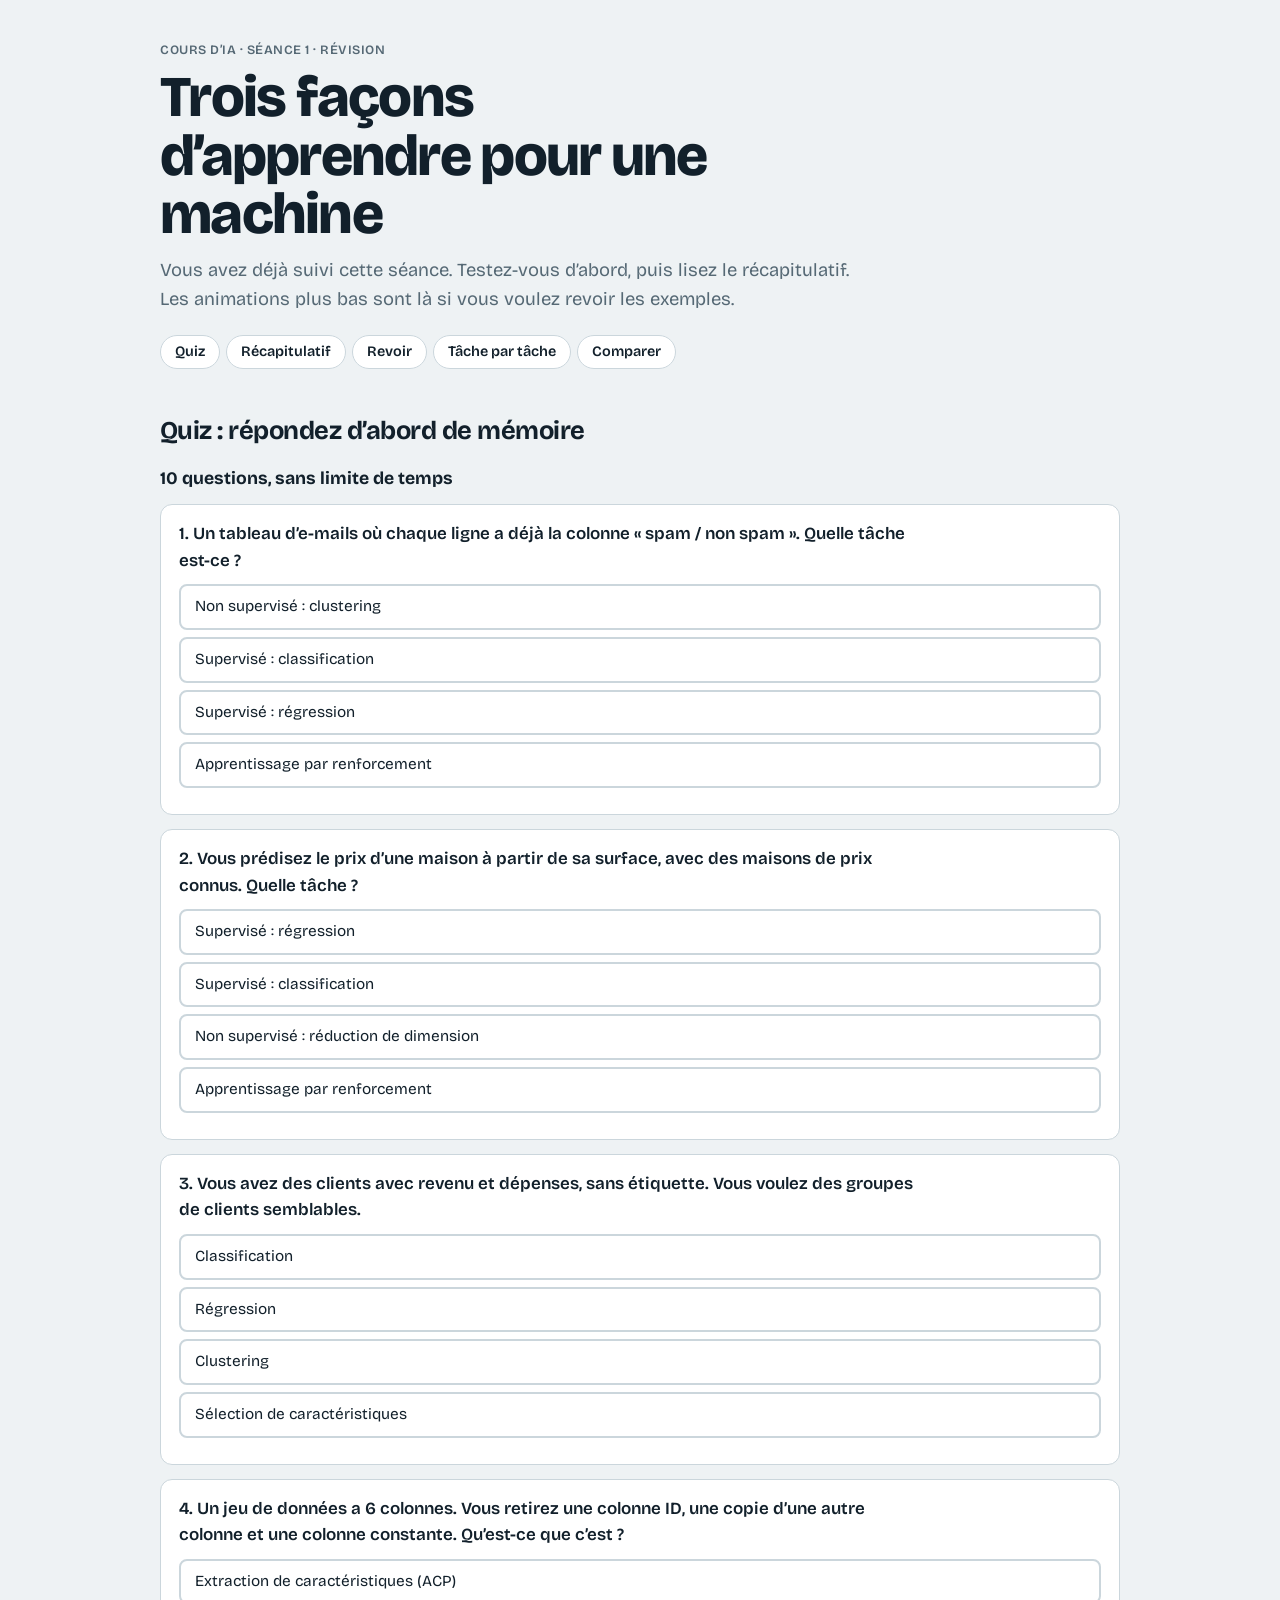
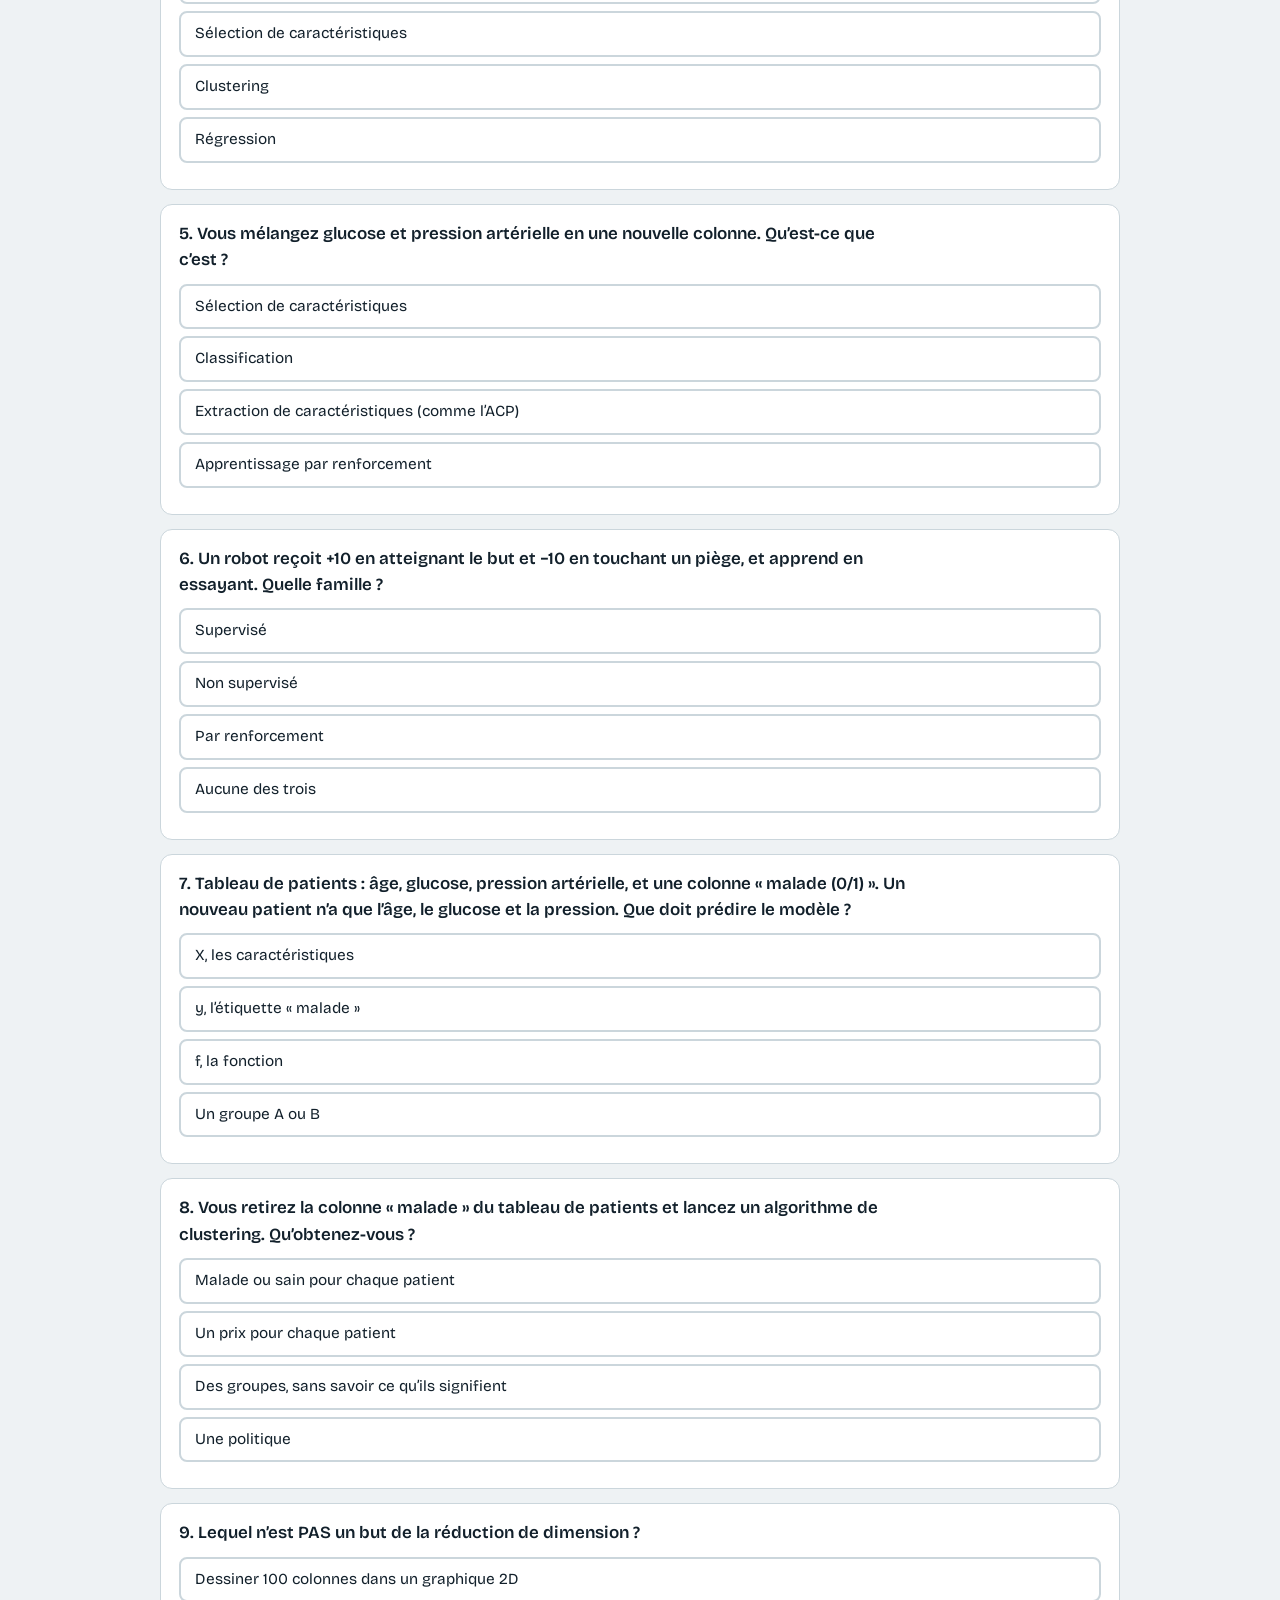
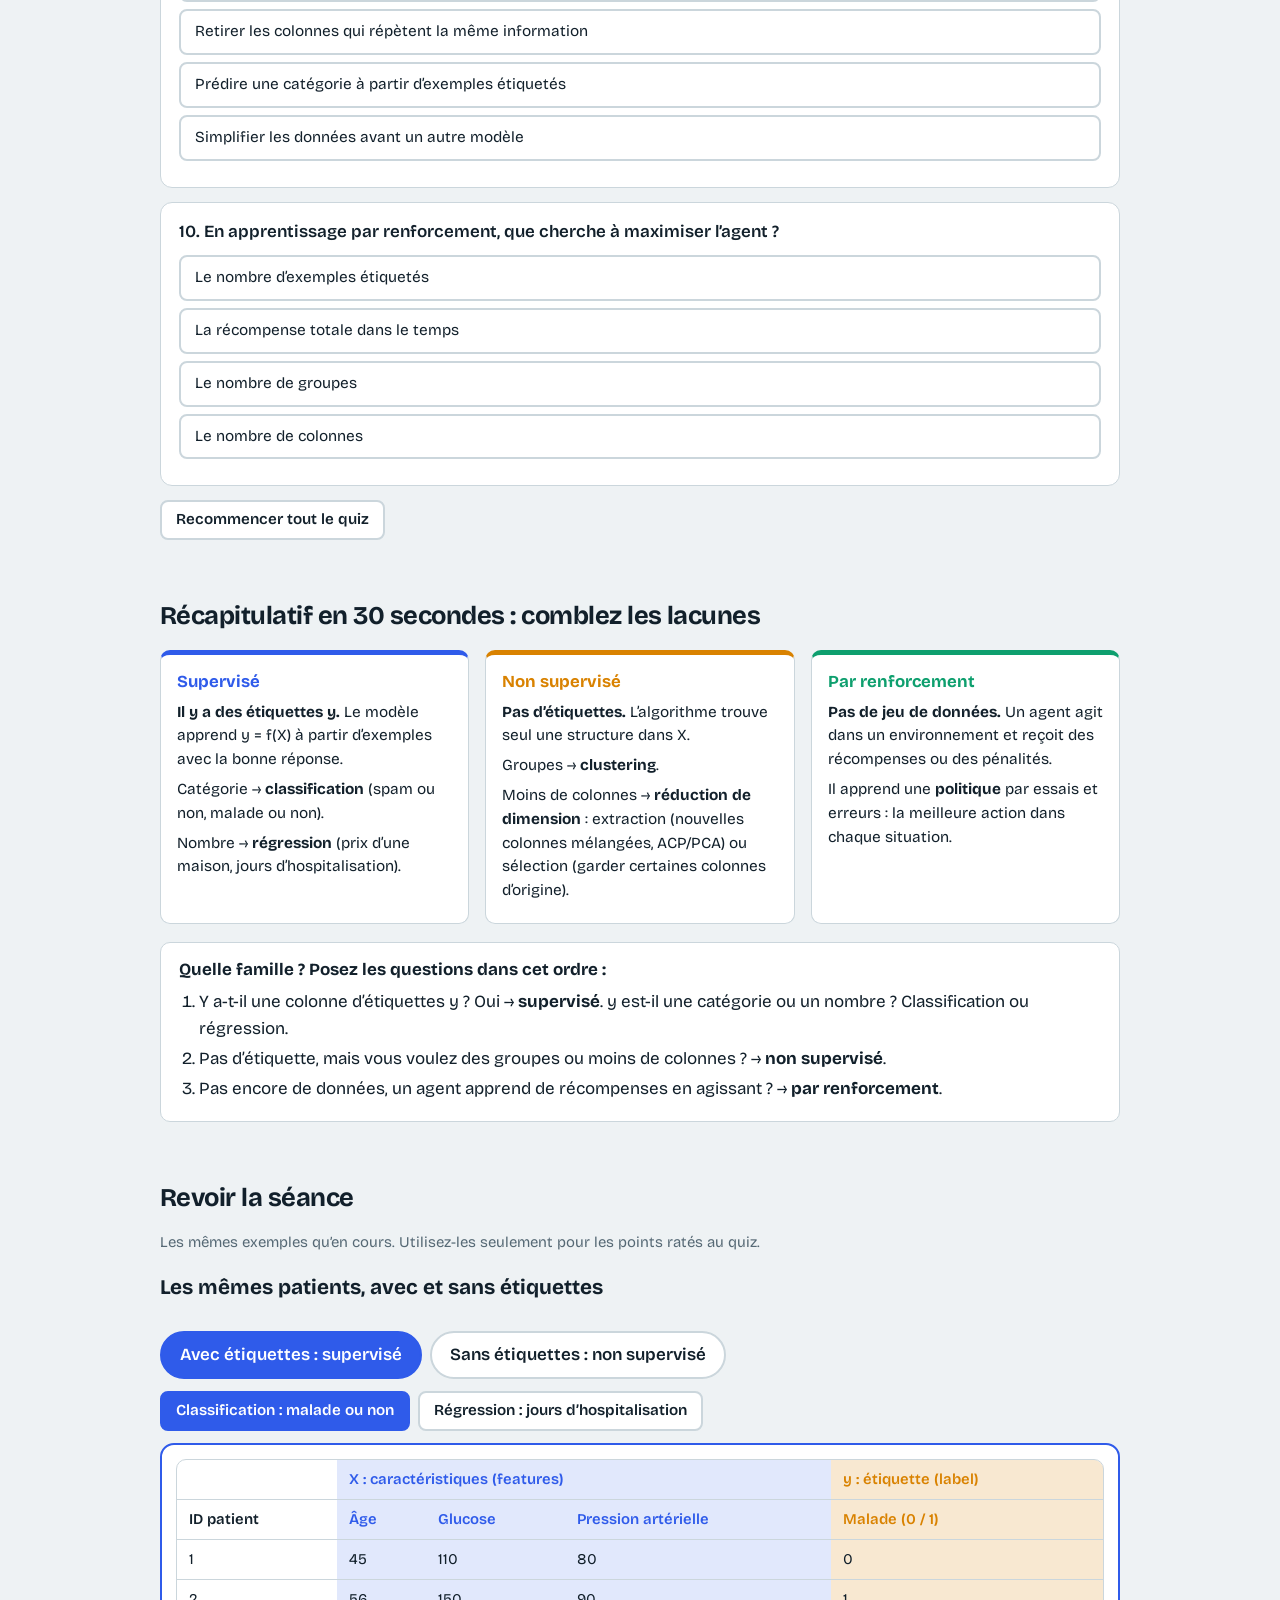
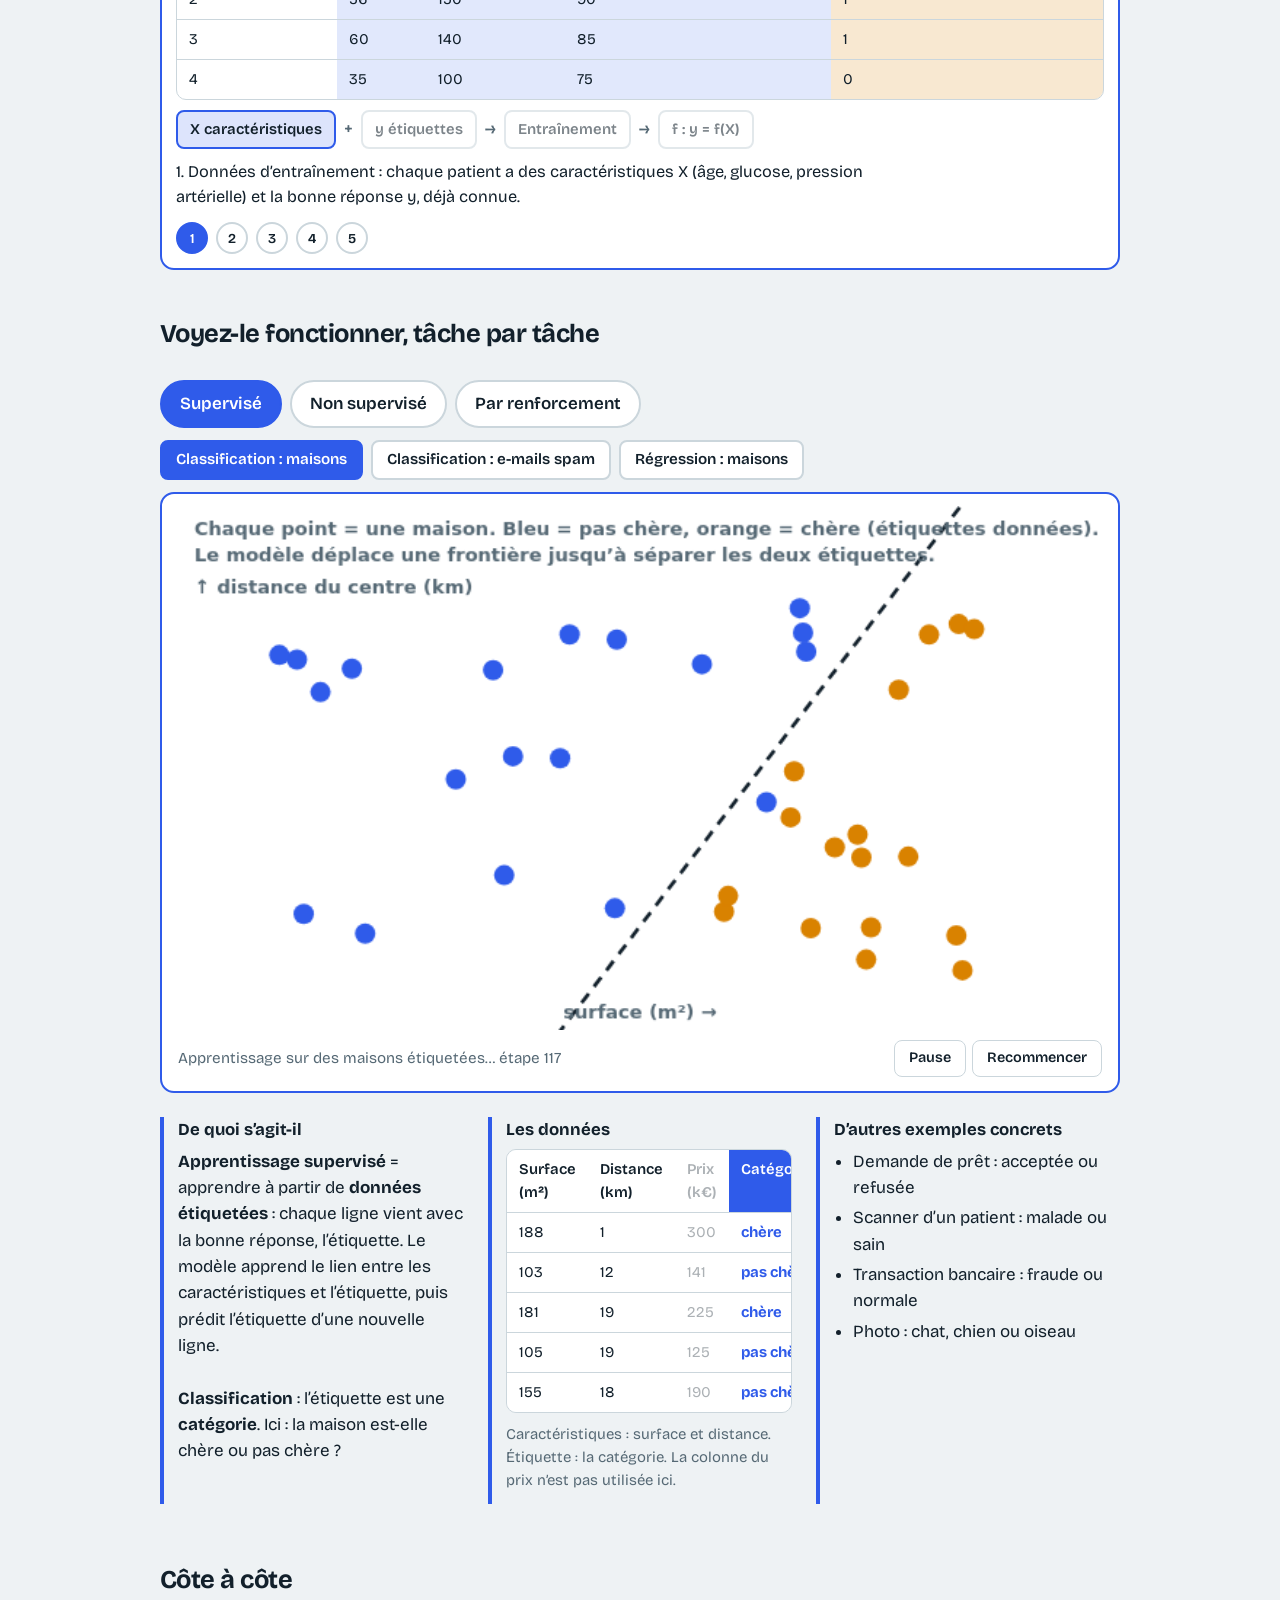
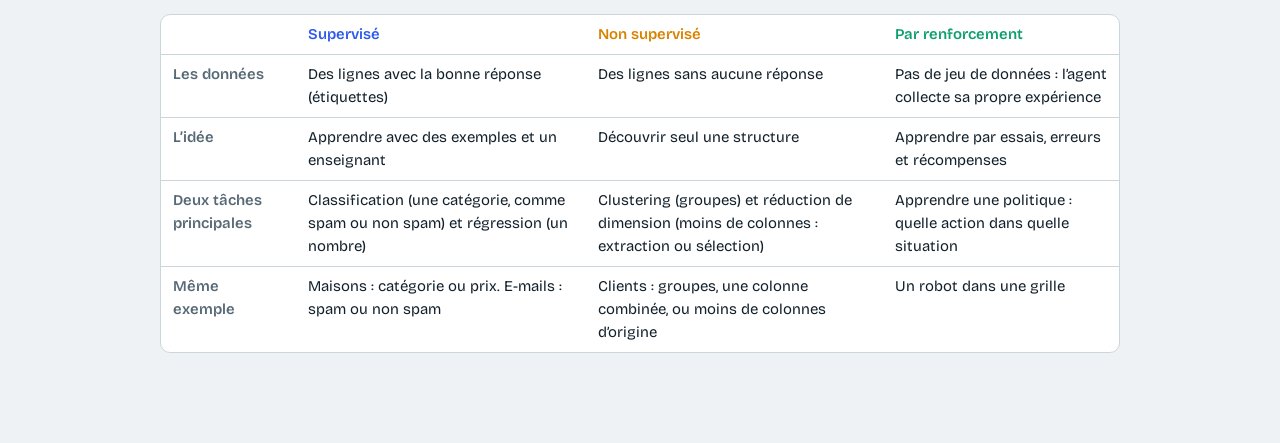
<file: session1_ml_paradigms_fr.html>
<!DOCTYPE html>
<html lang="fr">
<head>
<meta charset="utf-8">
<meta name="viewport" content="width=device-width, initial-scale=1">
<title>Séance 1, révision : apprentissage supervisé, non supervisé et par renforcement</title>
<link rel="preconnect" href="https://fonts.googleapis.com">
<link href="https://fonts.googleapis.com/css2?family=Bricolage+Grotesque:opsz,wght@12..96,400;12..96,600;12..96,800&display=swap" rel="stylesheet">
<style>
:root{--bg:#eef2f4;--ink:#12202b;--muted:#566975;--panel:#fff;--line:#cbd6dc;--sup:#2f5bea;--uns:#d98200;--rl:#0e9f6e;--bad:#d6455d;--accent:var(--sup);--onacc:#fff}
@media (prefers-color-scheme:dark){:root{--bg:#0f1a22;--ink:#e6eef2;--muted:#93a7b3;--panel:#17252f;--line:#2b3d49;--sup:#6f93ff;--uns:#f0a31f;--rl:#2fd197;--bad:#ff6b82;--onacc:#0f1a22}}
*{box-sizing:border-box}
body{margin:0;background:var(--bg);color:var(--ink);font:400 17px/1.55 "Bricolage Grotesque",system-ui,sans-serif}
main{max-width:1000px;margin:0 auto;padding:40px 20px 80px}
h1{font-size:clamp(2rem,6vw,3.6rem);line-height:1.02;font-weight:800;letter-spacing:-.03em;margin:0 0 12px;max-width:16ch}
h2{font-size:1.6rem;letter-spacing:-.02em;margin:56px 0 14px}
h3{font-size:1.05rem;margin:0 0 6px}
p{margin:0 0 12px;max-width:68ch}
.lead{color:var(--muted);font-size:1.15rem;max-width:58ch}
.tabs{display:flex;gap:8px;flex-wrap:wrap;margin:26px 0 12px}
.tabs.sub{margin:0 0 12px}
.tab{font:inherit;font-weight:600;padding:9px 18px;border-radius:999px;border:2px solid var(--line);background:var(--panel);color:var(--ink);cursor:pointer}
.sub .tab{padding:6px 14px;font-size:.95rem;border-radius:8px}
.tab[aria-selected=true]{background:var(--accent);border-color:var(--accent);color:var(--onacc)}
:focus-visible{outline:3px solid var(--ink);outline-offset:2px}
.stage{background:var(--panel);border:2px solid var(--accent);border-radius:14px;padding:12px}
canvas{width:100%;height:auto;display:block;aspect-ratio:16/9;border-radius:8px}
.bar{display:flex;justify-content:space-between;align-items:center;gap:12px;flex-wrap:wrap;padding:10px 4px 2px}
#stat{color:var(--muted);font-size:.95rem}
.btns button{font:inherit;font-size:.9rem;font-weight:600;padding:6px 14px;margin-left:6px;border-radius:8px;border:1.5px solid var(--line);background:transparent;color:var(--ink);cursor:pointer}
.grid{display:grid;grid-template-columns:repeat(auto-fit,minmax(280px,1fr));gap:24px;margin-top:24px}
.grid>div{border-left:4px solid var(--accent);padding-left:14px}
ul{margin:0;padding-left:1.1em}li{margin-bottom:4px}
.tw{overflow-x:auto;border:1px solid var(--line);border-radius:10px;background:var(--panel);margin-bottom:10px}
table{border-collapse:collapse;width:100%;font-size:.93rem}
th,td{text-align:left;padding:8px 12px;border-bottom:1px solid var(--line);vertical-align:top}
tr:last-child td{border-bottom:0}
th{font-weight:600}
.cmp{min-width:640px}.cmp td:first-child{font-weight:600;color:var(--muted)}
th.s{color:var(--sup)}th.u{color:var(--uns)}th.r{color:var(--rl)}
th.lab{background:var(--accent);color:var(--onacc)}
td.lab{font-weight:700;color:var(--accent)}
.off{opacity:.35}
.cap{font-size:.93rem;color:var(--muted)}
html{scroll-behavior:smooth}[id]{scroll-margin-top:70px}
@media (prefers-reduced-motion:reduce){html{scroll-behavior:auto}}
.kick{font-weight:600;color:var(--muted);letter-spacing:.04em;text-transform:uppercase;font-size:.8rem;margin:0 0 8px}
.nav{position:sticky;top:0;z-index:5;display:flex;gap:6px;flex-wrap:wrap;padding:10px 0;margin:0 0 20px;background:color-mix(in srgb,var(--bg) 90%,transparent);backdrop-filter:blur(6px)}
.nav a{color:var(--ink);text-decoration:none;font-weight:600;font-size:.9rem;padding:5px 14px;border-radius:999px;border:1.5px solid var(--line);background:var(--panel)}
.nav a:hover{border-color:var(--ink)}
.rc{display:grid;grid-template-columns:repeat(auto-fit,minmax(250px,1fr));gap:16px}
.rc>div{background:var(--panel);border:1px solid var(--line);border-top:5px solid var(--c);border-radius:10px;padding:14px 16px}
.rc h3{color:var(--c)}
.rc p{margin:0 0 6px;font-size:.96rem}
.flowq{margin-top:18px;background:var(--panel);border:1px solid var(--line);border-radius:10px;padding:14px 18px}
.flowq ol{margin:6px 0 0;padding-left:1.2em}
.qz{background:var(--panel);border:1px solid var(--line);border-radius:12px;padding:16px 18px;margin-bottom:14px}
.qz p{font-weight:600;margin-bottom:10px}
.opt{display:block;width:100%;text-align:left;font:inherit;font-size:.96rem;padding:9px 14px;margin-bottom:7px;border-radius:8px;border:2px solid var(--line);background:transparent;color:var(--ink);cursor:pointer}
.opt:hover:not(:disabled){border-color:var(--ink)}
.opt:disabled{cursor:default}
.opt.right{border-color:var(--rl);background:color-mix(in srgb,var(--rl) 14%,transparent)}
.opt.wrong{border-color:var(--bad);background:color-mix(in srgb,var(--bad) 12%,transparent)}
.ex{margin:6px 0 0;font-size:.93rem;color:var(--muted)}
#qzscore{font-weight:700;font-size:1.1rem;margin:0 0 12px}
#xybox{margin-top:34px}#xybox{margin-top:0}
#xybox[data-m=uns]{--accent:var(--uns)}
.xy{background:var(--panel);border:2px solid var(--accent);border-radius:14px;padding:14px}
.x{background:color-mix(in srgb,var(--sup) 14%,transparent)}
.y{background:color-mix(in srgb,var(--uns) 18%,transparent)}
.g{background:color-mix(in srgb,var(--rl) 14%,transparent)}
th.x{color:var(--sup)}th.y{color:var(--uns)}th.g{color:var(--rl)}
.gone{opacity:.3;text-decoration:line-through}
.newr td{border-top:2px dashed var(--line);font-weight:700}
.flow{display:flex;flex-wrap:wrap;gap:8px;align-items:center;margin:4px 0 10px}
.chip{padding:6px 12px;border-radius:8px;border:2px solid var(--line);font-weight:600;font-size:.93rem;opacity:.55;transition:all .3s}
.chip.on{opacity:1;border-color:var(--accent);background:color-mix(in srgb,var(--accent) 16%,transparent)}
.flow .pl{color:var(--muted);font-weight:600}
.xycap{min-height:3.4em;font-size:1.02rem;margin:0 0 8px}
.dots{display:flex;gap:8px}
.dot{width:32px;height:32px;border-radius:50%;border:2px solid var(--line);background:transparent;color:var(--ink);font:inherit;font-size:.85rem;font-weight:600;cursor:pointer}
.dot[aria-current=true]{background:var(--accent);border-color:var(--accent);color:var(--onacc)}
.badge{display:inline-block;padding:0 10px;border-radius:999px;font-weight:700;color:var(--onacc)}
.bA{background:var(--rl)}.bB{background:var(--uns)}
#extra h2{margin-top:44px}
.mgrid{display:grid;grid-template-columns:repeat(auto-fit,minmax(220px,1fr));gap:18px;align-items:center;margin-bottom:12px}
.mail{position:relative;border:2px solid var(--line);border-radius:10px;overflow:hidden;background:var(--bg);font-size:.9rem}
.mbar{display:flex;gap:5px;padding:7px 10px;background:var(--line)}
.mbar i{width:9px;height:9px;border-radius:50%;background:var(--muted);opacity:.6}
.mrow{padding:5px 12px;border-bottom:1px solid var(--line);overflow-wrap:anywhere}
.mbody{padding:10px 12px 40px;min-height:100px;overflow-wrap:anywhere}
mark{color:inherit;border-radius:3px;padding:0 2px}
mark.mw{background:color-mix(in srgb,var(--bad) 32%,transparent)}
mark.ml{background:color-mix(in srgb,var(--uns) 38%,transparent)}
.stamp{position:absolute;right:10px;bottom:8px;border:3px solid;border-radius:8px;padding:1px 10px;font-weight:800;transform:rotate(-7deg);background:var(--panel)}
.mid{display:flex;flex-direction:column;align-items:center;gap:6px;text-align:center}
.feat,.model{border:2px solid var(--line);border-radius:10px;padding:8px 14px;min-width:150px;opacity:.5;transition:all .3s}
.feat.on,.model.on{opacity:1;border-color:var(--accent);background:color-mix(in srgb,var(--accent) 14%,transparent)}
.folders{display:flex;flex-direction:column;gap:10px}
.fold{display:flex;align-items:center;gap:10px;border:2px solid var(--line);border-radius:10px;padding:8px 12px;opacity:.5;transition:all .3s;font-weight:600}
.fold svg{width:34px;height:34px;flex:none}
.fold.hamok{opacity:1;border-color:var(--sup);color:var(--sup);background:color-mix(in srgb,var(--sup) 12%,transparent)}
.fold.spamok{opacity:1;border-color:var(--bad);color:var(--bad);background:color-mix(in srgb,var(--bad) 12%,transparent)}
</style>
</head>
<body>
<main>
<p class="kick">Cours d’IA · Séance 1 · Révision</p>
<h1>Trois façons d’apprendre pour une machine</h1>
<p class="lead">Vous avez déjà suivi cette séance. Testez-vous d’abord, puis lisez le récapitulatif. Les animations plus bas sont là si vous voulez revoir les exemples.</p>

<nav class="nav" aria-label="Sections"><a href="#quiz">Quiz</a><a href="#recap">Récapitulatif</a><a href="#xybox">Revoir</a><a href="#tasks">Tâche par tâche</a><a href="#compare">Comparer</a></nav>
<h2 id="quiz" style="margin-top:32px">Quiz : répondez d’abord de mémoire</h2>
<p id="qzscore" aria-live="polite"></p>
<div id="qzbox"></div>
<div class="tabs sub"><button class="tab" id="qzretry" hidden>Refaire seulement les questions ratées</button><button class="tab" id="qzreset">Recommencer tout le quiz</button></div>

<h2 id="recap">Récapitulatif en 30 secondes : comblez les lacunes</h2>
<div class="rc">
<div style="--c:var(--sup)"><h3>Supervisé</h3><p><b>Il y a des étiquettes y.</b> Le modèle apprend y = f(X) à partir d’exemples avec la bonne réponse.</p><p>Catégorie → <b>classification</b> (spam ou non, malade ou non).</p><p>Nombre → <b>régression</b> (prix d’une maison, jours d’hospitalisation).</p></div>
<div style="--c:var(--uns)"><h3>Non supervisé</h3><p><b>Pas d’étiquettes.</b> L’algorithme trouve seul une structure dans X.</p><p>Groupes → <b>clustering</b>.</p><p>Moins de colonnes → <b>réduction de dimension</b> : extraction (nouvelles colonnes mélangées, ACP/PCA) ou sélection (garder certaines colonnes d’origine).</p></div>
<div style="--c:var(--rl)"><h3>Par renforcement</h3><p><b>Pas de jeu de données.</b> Un agent agit dans un environnement et reçoit des récompenses ou des pénalités.</p><p>Il apprend une <b>politique</b> par essais et erreurs : la meilleure action dans chaque situation.</p></div>
</div>
<div class="flowq"><b>Quelle famille ? Posez les questions dans cet ordre :</b>
<ol><li>Y a-t-il une colonne d’étiquettes y ? Oui → <b>supervisé</b>. y est-il une catégorie ou un nombre ? Classification ou régression.</li>
<li>Pas d’étiquette, mais vous voulez des groupes ou moins de colonnes ? → <b>non supervisé</b>.</li>
<li>Pas encore de données, un agent apprend de récompenses en agissant ? → <b>par renforcement</b>.</li></ol></div>

<h2 id="revisit" style="margin-top:56px">Revoir la séance</h2>
<p class="cap" style="margin-bottom:18px">Les mêmes exemples qu’en cours. Utilisez-les seulement pour les points ratés au quiz.</p>
<section id="xybox" data-m="sup">
  <h3 style="margin:0 0 10px;font-size:1.3rem">Les mêmes patients, avec et sans étiquettes</h3>
  <div class="tabs" role="tablist" aria-label="Avec ou sans étiquettes" id="xytabs">
    <button class="tab" role="tab" data-m="sup" aria-selected="true">Avec étiquettes : supervisé</button>
    <button class="tab" role="tab" data-m="uns" aria-selected="false">Sans étiquettes : non supervisé</button>
  </div>
  <div class="tabs sub" role="tablist" aria-label="Tâche" id="xytask"></div>
  <div class="xy">
    <div class="tw"><table id="xytbl"></table></div>
    <div class="flow" id="xyflow"></div>
    <p class="xycap" id="xycap" aria-live="polite"></p>
    <div class="dots" id="xydots" role="group" aria-label="Étapes"></div>
  </div>
</section>
<h2 id="tasks" style="margin-top:44px">Voyez-le fonctionner, tâche par tâche</h2>
<div class="tabs" role="tablist" aria-label="Famille d’apprentissage" id="tops">
  <button class="tab" role="tab" data-g="sup" aria-selected="true">Supervisé</button>
  <button class="tab" role="tab" data-g="uns" aria-selected="false">Non supervisé</button>
  <button class="tab" role="tab" data-g="rl" aria-selected="false">Par renforcement</button>
</div>
<div class="tabs sub" role="tablist" aria-label="Tâche" id="subs"></div>

<div class="stage">
  <canvas id="cv" width="640" height="360" role="img" aria-label="Animation en direct de la tâche d’apprentissage choisie"></canvas>
  <div class="bar"><span id="stat"></span>
    <span class="btns"><button id="pp">Pause</button><button id="rs">Recommencer</button></span></div>
</div>

<div class="grid" id="info"></div>
<div id="extra"></div>

<h2 id="compare">Côte à côte</h2>
<div class="tw"><table class="cmp">
<tr><th></th><th class="s">Supervisé</th><th class="u">Non supervisé</th><th class="r">Par renforcement</th></tr>
<tr><td>Les données</td><td>Des lignes avec la bonne réponse (étiquettes)</td><td>Des lignes sans aucune réponse</td><td>Pas de jeu de données : l’agent collecte sa propre expérience</td></tr>
<tr><td>L’idée</td><td>Apprendre avec des exemples et un enseignant</td><td>Découvrir seul une structure</td><td>Apprendre par essais, erreurs et récompenses</td></tr>
<tr><td>Deux tâches principales</td><td>Classification (une catégorie, comme spam ou non spam) et régression (un nombre)</td><td>Clustering (groupes) et réduction de dimension (moins de colonnes : extraction ou sélection)</td><td>Apprendre une politique : quelle action dans quelle situation</td></tr>
<tr><td>Même exemple</td><td>Maisons : catégorie ou prix. E-mails : spam ou non spam</td><td>Clients : groupes, une colonne combinée, ou moins de colonnes d’origine</td><td>Un robot dans une grille</td></tr>
</table></div>

</main>

<script>
const $=s=>document.querySelector(s);
const cv=$('#cv'),ctx=cv.getContext('2d'),W=640,H=360;
const col={};
function readCols(){const s=getComputedStyle(document.documentElement);['ink','muted','panel','line','sup','uns','rl','bad'].forEach(k=>col[k]=s.getPropertyValue('--'+k).trim())}
readCols();matchMedia('(prefers-color-scheme:dark)').addEventListener('change',readCols);
function rng(a){a=a%2147483647||1;const f=()=>(a=(a*16807)%2147483647)/2147483647;for(let i=0;i<8;i++)f();return f}
function gauss(r){return Math.sqrt(-2*Math.log(r()||1e-9))*Math.cos(2*Math.PI*r())}
function dot(x,y,r,c){ctx.beginPath();ctx.arc(x,y,r,0,7);ctx.fillStyle=c;ctx.fill()}
function txt(t,x,y,c,sz,al){ctx.font=`600 ${sz||14}px system-ui,sans-serif`;ctx.fillStyle=c||col.ink;ctx.textAlign=al||'left';ctx.fillText(t,x,y)}
function line(a,b,c,w,dash){ctx.strokeStyle=c;ctx.lineWidth=w;ctx.setLineDash(dash||[]);ctx.beginPath();ctx.moveTo(a[0],a[1]);ctx.lineTo(b[0],b[1]);ctx.stroke();ctx.setLineDash([])}
const ease=t=>t<0?0:t>1?1:t*t*(3-2*t);

/* ================= Data shared inside a family ================= */
const R=rng(1234567);
// Houses (supervised): features size + distance, labels category + price
const HS=[];for(let i=0;i<36;i++){const s=40+R()*160,d=1+R()*19;HS.push({s,d,price:1.4*s-5*d+60+gauss(R)*15})}
const pr=HS.map(h=>h.price),pmin=Math.min(...pr),pmax=Math.max(...pr),med=[...pr].sort((a,b)=>a-b)[18];
HS.forEach(h=>{h.x=60+(h.s-40)/160*520;h.y=320-(h.d-1)/19*250;h.ry=320-(h.price-pmin)/(pmax-pmin)*250;h.c=h.price>med?1:0});
// Customers (unsupervised): income + spending
const CS=[];{const cs=[[130,260],[320,175],[510,90]];for(let i=0;i<60;i++){const c=cs[i%3];CS.push({x:Math.min(590,Math.max(50,c[0]+gauss(R)*30)),y:Math.min(290,Math.max(60,c[1]+gauss(R)*30))})}}
const mx=CS.reduce((s,p)=>s+p.x,0)/CS.length,my=CS.reduce((s,p)=>s+p.y,0)/CS.length;
let sxx=0,syy=0,sxy=0;CS.forEach(p=>{sxx+=(p.x-mx)**2;syy+=(p.y-my)**2;sxy+=(p.x-mx)*(p.y-my)});
const TH=0.5*Math.atan2(2*sxy,sxx-syy),DV=[Math.cos(TH),Math.sin(TH)];
CS.forEach(p=>p.s=(p.x-mx)*DV[0]+(p.y-my)*DV[1]);
const smin=Math.min(...CS.map(p=>p.s)),smax=Math.max(...CS.map(p=>p.s));
CS.forEach(p=>{p.income=Math.round(20+(p.x-50)/540*80);p.spend=Math.round(Math.max(1,Math.min(100,(300-p.y)/250*100)));p.score=Math.round((p.s-smin)/(smax-smin)*100)});
CS.forEach((p,i)=>{p.age=22+((i*11)%35);p.usd=Math.round(p.income*1.08)});
// Emails (supervised): features = spam words + links, label = spam or not
const EM=[];for(let i=0;i<44;i++){const sp=i%2,w=Math.max(0,Math.min(12,sp?8+gauss(R)*2.2:2+gauss(R)*1.4)),l=Math.max(0,Math.min(10,sp?6+gauss(R)*1.8:1.8+gauss(R)*1.2));EM.push({w,l,c:sp,x:60+w/12*520,y:320-l/10*250})}

let S={},view='cls',paused=matchMedia('(prefers-reduced-motion:reduce)').matches;
const newR=()=>rng(Math.floor(Math.random()*1e6)+1000);

/* ================= Supervised: classification (houses and emails) ================= */
const sig=z=>1/(1+Math.exp(-z));
let CD;
const DS_HOUSE={pts:HS,names:['pas chère','chère'],keys:['sup','uns'],t1:'Chaque point = une maison. Bleu = pas chère, orange = chère (étiquettes données).',xl:'surface (m²) →',yl:'↑ distance du centre (km)',lab:'maisons étiquetées',nw:'Nouvelles maisons'};
const DS_SPAM={pts:EM,names:['non spam','spam'],keys:['sup','bad'],t1:'Chaque point = un e-mail. Bleu = non spam, rouge = spam (étiquettes des utilisateurs).',xl:'nombre de mots de spam (gratuit, gagnez, urgent…) →',yl:'↑ nombre de liens',lab:'e-mails étiquetés',nw:'Nouveaux e-mails'};
function resetCls(){S={w:[-0.4,0.5],b:0.2,it:0,tests:[],wait:0,r:newR()}}
function initCls(){CD=DS_HOUSE;resetCls()}
function initSpam(){CD=DS_SPAM;resetCls()}
const pCls=(x,y)=>sig(S.w[0]*(x-320)/260+S.w[1]*(y-180)/150+S.b);
function stepCls(){
  if(S.it<360){let g0=0,g1=0,gb=0;
    for(const h of CD.pts){const e=pCls(h.x,h.y)-h.c;g0+=e*(h.x-320)/260;g1+=e*(h.y-180)/150;gb+=e}
    const n=CD.pts.length;S.w[0]-=3*g0/n;S.w[1]-=3*g1/n;S.b-=3*gb/n;S.it++}
  else{S.wait++;
    if(S.wait%60==1&&S.tests.length<5){const x=80+S.r()*480,y=90+S.r()*220;S.tests.push({x,y,p:pCls(x,y)>.5?1:0})}
    if(S.wait>480)resetCls()}
}
function drawCls(){
  const [a,b]=S.w,c=S.b,m=a*a+b*b||1e-6,px=-c*a/m,py=-c*b/m,L=Math.hypot(a,b)||1,dx=-b/L,dy=a/L;
  const P=t=>[320+(px+dx*t)*260,180+(py+dy*t)*150];
  line(P(-8),P(8),col.ink,2.5,[8,6]);
  for(const h of CD.pts)dot(h.x,h.y,7,col[CD.keys[h.c]]);
  for(const t of S.tests){const k=col[CD.keys[t.p]];ctx.lineWidth=3;ctx.strokeStyle=k;ctx.beginPath();ctx.arc(t.x,t.y,11,0,7);ctx.stroke();txt('?',t.x,t.y+5,col.ink,14,'center');txt(CD.names[t.p],t.x,t.y-18,k,13,'center')}
  txt(CD.t1,14,20,col.muted,13);
  txt('Le modèle déplace une frontière jusqu’à séparer les deux étiquettes.',14,38,col.muted,13);
  txt(CD.xl,W/2,352,col.muted,13,'center');txt(CD.yl,14,60,col.muted,13);
  $('#stat').textContent=S.it<360?`Apprentissage sur des ${CD.lab}… étape ${S.it}`:`Appris. ${CD.nw} (?) reçoivent une étiquette : ${S.tests.length} pour l’instant`;
}

/* ================= Supervised: regression ================= */
function initReg(){S={a:-0.2,b:0.7,it:0,tests:[],wait:0,r:newR()}}
function stepReg(){
  if(S.it<320){let ga=0,gb=0;
    for(const h of HS){const x=(h.x-320)/260,y=(h.ry-180)/150,e=S.a*x+S.b-y;ga+=2*e*x;gb+=2*e}
    S.a-=0.25*ga/HS.length;S.b-=0.25*gb/HS.length;S.it++}
  else{S.wait++;
    if(S.wait%60==1&&S.tests.length<4){S.tests.push({x:90+S.r()*470})}
    if(S.wait>440)initReg()}
}
const lineY=x=>180+150*(S.a*(x-320)/260+S.b);
function drawReg(){
  for(const h of HS)line([h.x,h.ry],[h.x,lineY(h.x)],col.line,1.5);
  line([40,lineY(40)],[610,lineY(610)],col.ink,3);
  for(const h of HS)dot(h.x,h.ry,6,col.sup);
  for(const t of S.tests){const y=lineY(t.x),size=Math.round(40+(t.x-60)/520*160),price=Math.round(pmin+(320-y)/250*(pmax-pmin));
    line([t.x,332],[t.x,y],col.ink,1.5,[4,4]);dot(t.x,y,8,col.uns);txt(`${size} m² → environ ${price} k€`,Math.min(t.x,500),y-14,col.uns,13,'left')}
  txt('Chaque point = une maison. Son étiquette est le prix exact (un nombre).',14,20,col.muted,13);
  txt('Le modèle déplace une droite jusqu’à suivre les prix.',14,38,col.muted,13);
  txt('surface (m²) →',W/2,352,col.muted,13,'center');txt('↑ prix (k€)',14,60,col.muted,13);
  $('#stat').textContent=S.it<320?`Apprentissage sur des maisons étiquetées… étape ${S.it}`:`Appris. Les points orange sont les prix prédits pour de nouvelles maisons : ${S.tests.length}`;
}

/* ================= Unsupervised: clustering (k-means) ================= */
function initClu(){
  const r=newR(),pts=CS.map(p=>({x:p.x,y:p.y,k:-1})),idx=new Set();
  while(idx.size<3)idx.add(Math.floor(r()*pts.length));
  S={pts,cen:[...idx].map(i=>({x:pts[i].x,y:pts[i].y,tx:pts[i].x,ty:pts[i].y})),phase:0,t:0,iter:0,still:0,wait:0};
}
function stepClu(){
  for(const c of S.cen){c.x+=(c.tx-c.x)*.12;c.y+=(c.ty-c.y)*.12}
  if(S.still>=2){if(++S.wait>170)initClu();return}
  if(++S.t<55)return;S.t=0;
  if(S.phase==0){for(const p of S.pts){let b=0,d=1e9;S.cen.forEach((c,i)=>{const e=(p.x-c.tx)**2+(p.y-c.ty)**2;if(e<d){d=e;b=i}});p.k=b}S.phase=1}
  else{let mv=0;S.cen.forEach((c,i)=>{const m=S.pts.filter(p=>p.k==i);if(!m.length)return;
    const x=m.reduce((s,p)=>s+p.x,0)/m.length,y=m.reduce((s,p)=>s+p.y,0)/m.length;mv+=Math.hypot(x-c.tx,y-c.ty);c.tx=x;c.ty=y});
    S.iter++;S.phase=0;S.still=mv<1?S.still+1:0}
}
function drawClu(){
  const cl=[col.sup,col.uns,col.rl];
  for(const p of S.pts)dot(p.x,p.y,6,p.k<0?col.line:cl[p.k]);
  S.cen.forEach((c,i)=>{ctx.lineWidth=3;ctx.strokeStyle=col.ink;ctx.fillStyle=cl[i];ctx.beginPath();ctx.rect(c.x-9,c.y-9,18,18);ctx.fill();ctx.stroke()});
  txt('Chaque point = un client (x : revenu, y : dépenses). Aucune étiquette.',14,20,col.muted,13);
  txt(S.iter==0&&S.phase==0?'Les carrés sont 3 centres de départ aléatoires.':S.still>=2?'Stable : trois groupes trouvés. Un humain les nomme maintenant.':S.phase==0?'Étape 1 : chaque client rejoint le centre le plus proche.':'Étape 2 : chaque centre va au milieu de son groupe.',14,38,col.muted,13);
  $('#stat').textContent=S.still>=2?`Terminé après ${S.iter} tours`:`Tour ${S.iter+1}`;
}

/* ================= Unsupervised: dimensionality reduction (PCA) ================= */
function initPca(){S={t:0}}
function stepPca(){if(++S.t>560)S.t=0}
function drawPca(){
  const t=S.t,ang=TH*ease(t/90),e=ease((t-110)/90),o=ease((t-210)/50);
  const d=[Math.cos(ang),Math.sin(ang)];
  line([mx-d[0]*420,my-d[1]*420],[mx+d[0]*420,my+d[1]*420],col.ink,2,[8,6]);
  for(const p of CS){const s=(p.x-mx)*DV[0]+(p.y-my)*DV[1],qx=mx+DV[0]*s,qy=my+DV[1]*s;
    if(t>110&&t<260)line([p.x,p.y],[p.x+(qx-p.x)*e,p.y+(qy-p.y)*e],col.line,1);
    dot(p.x+(qx-p.x)*e,p.y+(qy-p.y)*e,6,col.uns)}
  if(o>0){ctx.globalAlpha=o;line([40,344],[600,344],col.muted,2);
    for(const p of CS)dot(320+p.s*.95,344,5,col.uns);ctx.globalAlpha=1;txt('un nombre par client',320,334,col.muted,13,'center')}
  txt('Chaque point = un client avec 2 colonnes : revenu et dépenses.',14,20,col.muted,13);
  txt(t<110?'Étape 1 : trouver la direction où les clients diffèrent le plus.':t<210?'Étape 2 : projeter chaque client sur cette direction.':'Étape 3 : 2 colonnes deviennent 1, l’essentiel de l’information reste.',14,38,col.muted,13);
  $('#stat').textContent=t<110?'2 colonnes':t<210?'2 colonnes → 1 colonne':'1 colonne';
}

/* ================= Unsupervised: dimensionality reduction (feature selection) ================= */
const FC=[['ID client',0,'unique à chaque ligne',i=>'C00'+(i+1)],['Revenu (k€)',1,'',i=>CS[i].income],['Revenu (k$)',0,'même info que Revenu (k€)',i=>CS[i].usd],['Pays',0,'même valeur pour tous',()=>'Tunisie'],['Âge',1,'',i=>CS[i].age],['Dépenses (1-100)',1,'',i=>CS[i].spend]];
function initFsel(){S={t:0}}
function stepFsel(){if(++S.t>620)S.t=0}
function drawFsel(){
  const t=S.t;let kept=0,checked=0;
  FC.forEach((c,i)=>{
    const cx=24+(i%3)*204,cy=70+Math.floor(i/3)*130,w=190,h=110,dec=t>70+i*45;
    if(dec){checked++;if(c[1])kept++}
    ctx.globalAlpha=dec&&!c[1]?.55:1;ctx.fillStyle=col.panel;ctx.fillRect(cx,cy,w,h);
    ctx.lineWidth=3;ctx.strokeStyle=dec?(c[1]?col.rl:col.bad):col.line;ctx.strokeRect(cx,cy,w,h);
    txt(c[0],cx+12,cy+26,col.ink,15);
    txt([0,1,2].map(k=>c[3](k)).join(', ')+'…',cx+12,cy+48,col.muted,12);
    if(dec){txt(c[1]?'garder':'retirer',cx+12,cy+76,c[1]?col.rl:col.bad,14);if(!c[1])txt(c[2],cx+12,cy+96,col.muted,12);
      if(!c[1])line([cx+6,cy+h-6],[cx+w-6,cy+6],col.bad,2)}
    ctx.globalAlpha=1});
  txt('Chaque client a 6 colonnes. Lesquelles valent la peine d’être gardées ?',14,20,col.muted,13);
  txt('Pas d’étiquettes ici : règles simples, retirer IDs, colonnes constantes et copies.',14,38,col.muted,13);
  if(t>70+6*45)txt('6 colonnes → 3 colonnes. Rien de nouveau : on garde des colonnes d’origine.',W/2,346,col.ink,14,'center');
  $('#stat').textContent=checked<6?`Vérification des colonnes… ${checked}/6`:`${kept} colonnes d’origine conservées`;
}

/* ================= Reinforcement: Q-learning ================= */
const GW=6,GH=4,TR=[[1,2],[3,1],[3,2],[4,3]],GOAL=[5,0],ST=[0,3],DX=[0,1,0,-1],DY=[-1,0,1,0];
function initRl(){S={Q:new Array(GW*GH*4).fill(0),x:0,y:3,ep:0,eps:1,steps:0,t:0,wins:0}}
const isTrap=(x,y)=>TR.some(t=>t[0]==x&&t[1]==y);
const best=s=>{let b=0;for(let a=1;a<4;a++)if(S.Q[s*4+a]>S.Q[s*4+b])b=a;return b};
function stepRl(){
  if(++S.t<3)return;S.t=0;
  const s=S.y*GW+S.x,a=Math.random()<S.eps?Math.floor(Math.random()*4):best(s);
  const x=Math.min(GW-1,Math.max(0,S.x+DX[a])),y=Math.min(GH-1,Math.max(0,S.y+DY[a]));
  let r=-0.1,done=false;
  if(x==GOAL[0]&&y==GOAL[1]){r=10;done=true;S.wins++}else if(isTrap(x,y)){r=-10;done=true}
  const s2=y*GW+x,mxq=Math.max(...S.Q.slice(s2*4,s2*4+4));
  S.Q[s*4+a]+=0.3*(r+(done?0:0.95*mxq)-S.Q[s*4+a]);
  S.x=x;S.y=y;S.steps++;
  if(done||S.steps>45){S.ep++;S.steps=0;S.x=ST[0];S.y=ST[1];S.eps=Math.max(.05,S.eps*.965)}
}
function drawRl(){
  const cw=W/GW,ch=(H-30)/GH,oy=30;
  for(let y=0;y<GH;y++)for(let x=0;x<GW;x++){
    const X=x*cw,Y=oy+y*ch,s=y*GW+x,v=Math.max(...S.Q.slice(s*4,s*4+4));
    ctx.fillStyle=col.panel;ctx.fillRect(X,Y,cw,ch);
    if(isTrap(x,y)){ctx.globalAlpha=.85;ctx.fillStyle=col.bad;ctx.fillRect(X+2,Y+2,cw-4,ch-4);ctx.globalAlpha=1;txt('piège −10',X+cw/2,Y+ch/2+5,'#fff',13,'center')}
    else if(x==GOAL[0]&&y==GOAL[1]){ctx.fillStyle=col.rl;ctx.fillRect(X+2,Y+2,cw-4,ch-4);txt('but +10',X+cw/2,Y+ch/2+5,'#fff',13,'center')}
    else{ctx.globalAlpha=Math.min(.7,Math.max(0,v/9));ctx.fillStyle=col.rl;ctx.fillRect(X+2,Y+2,cw-4,ch-4);ctx.globalAlpha=1;
      if(v!=0){const a=best(s),cx=X+cw/2,cy=Y+ch/2,ex=cx+DX[a]*20,ey=cy+DY[a]*20;line([cx,cy],[ex,ey],col.muted,2);dot(ex,ey,3,col.muted)}}
    ctx.strokeStyle=col.line;ctx.lineWidth=1;ctx.strokeRect(X+.5,Y+.5,cw,ch)}
  const ax=S.x*cw+cw/2,ay=oy+S.y*ch+ch/2;dot(ax,ay,14,col.sup);ctx.lineWidth=3;ctx.strokeStyle=col.ink;ctx.beginPath();ctx.arc(ax,ay,14,0,7);ctx.stroke();
  txt('L’agent (bleu) ne sait rien au début. Vert = zones apprises comme bonnes. Flèches = meilleur coup.',14,20,col.muted,13);
  $('#stat').textContent=`Essai n° ${S.ep+1} · coups aléatoires : ${Math.round(S.eps*100)} % · but atteint ${S.wins} fois`;
}

/* ================= Text content ================= */
const fix=h=>({size:Math.round(h.s),dist:Math.round(h.d),price:Math.round(h.price),cat:h.c?'chère':'pas chère'});
function tbl(heads,rows,cls){return `<div class="tw"><table><tr>${heads.map((h,i)=>`<th class="${cls[i]=='lab'?'lab':cls[i]=='off'?'off':''}">${h}</th>`).join('')}</tr>${rows.map(r=>`<tr>${r.map((v,i)=>`<td class="${cls[i]=='lab'?'lab':cls[i]=='off'?'off':''}">${v}</td>`).join('')}</tr>`).join('')}</table></div>`}
const hrows=HS.slice(0,5).map(fix),crows=CS.slice(0,5);
const HH=['Surface (m²)','Distance (km)','Prix (k€)','Catégorie'];
const INFO={
cls:{def:'<b>Apprentissage supervisé</b> = apprendre à partir de <b>données étiquetées</b> : chaque ligne vient avec la bonne réponse, l’étiquette. Le modèle apprend le lien entre les caractéristiques et l’étiquette, puis prédit l’étiquette d’une nouvelle ligne.<br><br><b>Classification</b> : l’étiquette est une <b>catégorie</b>. Ici : la maison est-elle chère ou pas chère ?',
  data:()=>tbl(HH,hrows.map(r=>[r.size,r.dist,r.price,r.cat]),['f','f','off','lab']),
  cap:'Caractéristiques : surface et distance. Étiquette : la catégorie. La colonne du prix n’est pas utilisée ici.',
  ex:['Demande de prêt : acceptée ou refusée','Scanner d’un patient : malade ou sain','Transaction bancaire : fraude ou normale','Photo : chat, chien ou oiseau']},
reg:{def:'<b>Apprentissage supervisé</b> encore, mêmes maisons, même type de lignes étiquetées. Cette fois l’étiquette est un <b>nombre</b>, la tâche s’appelle donc <b>régression</b>. Ici : quel est le prix de cette maison ?',
  data:()=>tbl(HH,hrows.map(r=>[r.size,r.dist,r.price,r.cat]),['f','off','lab','off']),
  cap:'Caractéristique : surface. Étiquette : le prix exact. La colonne de catégorie n’est pas utilisée ici.',
  ex:['Surface d’une maison → prix','Jour et météo → ventes de glaces','Âge et kilométrage d’une voiture → valeur de revente','Heures de révision → note à l’examen']},
clu:{def:'<b>Apprentissage non supervisé</b> = données <b>sans étiquettes</b>. Personne ne donne la bonne réponse à l’algorithme. Il cherche seul une structure.<br><br><b>Clustering</b> : mettre les lignes semblables dans le même <b>groupe</b>. Ici : quels clients se comportent de la même façon ?',
  data:()=>tbl(['Revenu (k€)','Dépenses (1-100)','Groupe'],crows.map(r=>[r.income,r.spend,'?']),['f','f','lab']),
  cap:'Il n’y a pas de colonne de réponse. L’algorithme crée les groupes, puis un humain les nomme (par exemple : gros dépensiers, épargnants).',
  ex:['Clients d’un magasin → segments','Chansons → playlists de chansons proches','Articles de presse → thèmes','Journaux réseau → comportement normal et inhabituel']},
pca:{def:'<b>Apprentissage non supervisé</b> encore, mêmes clients, toujours sans étiquettes. Cette fois le but est la <b>réduction de dimension</b> : moins de colonnes, mêmes informations importantes. Il y a deux façons.<br><br><b>1. Extraction de caractéristiques</b> : construire de <b>nouvelles</b> colonnes en mélangeant les anciennes. L’ACP (PCA) est la méthode classique. Ici : 2 colonnes deviennent 1 nouvelle colonne qui mélange revenu et dépenses.',
  data:()=>tbl(['Revenu (k€)','Dépenses (1-100)','Nouvelle colonne unique'],crows.map(r=>[r.income,r.spend,r.score]),['f','f','lab']),
  cap:'Revenu et dépenses évoluent ensemble, donc un nombre combiné décrit chaque client presque aussi bien que deux. Des données réelles à 100 colonnes peuvent être réduites à 2 ou 3 pour faire un dessin.',
  ex:['100 questions d’enquête → 2 axes à tracer','Images de visages de milliers de pixels → quelques caractéristiques clés','Compresser les données avant un autre modèle','Retirer les colonnes qui répètent la même information']},
spam:{def:'<b>Apprentissage supervisé</b>, <b>classification</b> encore, maintenant avec du texte. Des utilisateurs ont cliqué sur « signaler comme spam » sur des milliers d’e-mails, donc chaque e-mail a une étiquette : spam ou non spam. On transforme chaque e-mail en nombres (caractéristiques), comme le nombre de mots de spam et de liens qu’il contient. Seulement deux étiquettes possibles = <b>classification binaire</b>.',
  data:()=>tbl(['Objet de l’e-mail','Mots de spam','Liens','Étiquette'],[['« Gagnez un téléphone GRATUIT maintenant !!! »',3,2,'spam'],['« Réunion déplacée à 10 h »',0,0,'non spam'],['« URGENT : vérifiez votre compte »',2,1,'spam'],['« Notes de cours de la semaine 3 »',0,1,'non spam'],['« Votre facture est jointe »',1,1,'non spam']],['f','f','f','lab']),
  cap:'Caractéristiques : nombres calculés à partir du texte. Étiquette : spam ou non spam. Les vrais filtres utilisent des milliers de comptages de mots, pas seulement deux. Un nouvel e-mail est classé de la même façon.',
  ex:['Avis : positif ou négatif','SMS : spam ou non spam','Ticket de support → facturation, technique ou ventes (plus de 2 étiquettes)','Article de presse → sport, politique ou économie']},
fsel:{def:'<b>2. Sélection de caractéristiques</b> : la seconde famille de réduction de dimension. Au lieu de mélanger les colonnes en nouvelles colonnes (extraction), on <b>garde seulement les colonnes d’origine utiles</b> et on retire les autres. Rien de nouveau n’est créé, les colonnes gardent donc leur sens.<br><br>Sans étiquettes, des règles simples aident déjà : retirer les colonnes qui sont des identifiants uniques, toujours identiques, ou des copies d’une autre colonne.',
  data:()=>tbl(['ID','Revenu (k€)','Revenu (k$)','Pays','Âge','Dépenses'],crows.map((r,i)=>['C00'+(i+1),r.income,r.usd,'Tunisie',r.age,r.spend]),['off','lab','off','off','lab','lab']),
  cap:'En-têtes colorés = gardées (3 colonnes). Estompées = retirées. L’extraction donne de nouvelles colonnes mélangées, la sélection donne un plus petit sous-ensemble des anciennes.',
  ex:['Enquête : retirer les questions auxquelles tout le monde répond pareil','Capteurs : retirer ceux qui mesurent toujours la même valeur','Jeu de données : retirer ID, nom et colonnes dupliquées avant de modéliser','Texte : garder seulement les mots assez fréquents']},
rl:{def:'<b>Apprentissage par renforcement</b> : il n’y a ni jeu de données ni étiquettes. Un <b>agent</b> agit dans un <b>environnement</b>, reçoit une <b>récompense</b> ou une pénalité après chaque action, et apprend par essais et erreurs quelles actions mènent à la plus grande récompense à long terme.',
  data:()=>tbl(['Terme','Dans cette grille'],[['Agent','La balle bleue'],['Environnement','La grille'],['État','La case où se trouve la balle'],['Action','Haut, droite, bas ou gauche'],['Récompense','+10 but, −10 piège, −0,1 par pas pour qu’il se dépêche'],['Politique','Les flèches : meilleure action dans chaque case']],['f','f']),
  cap:'Au début l’agent bouge au hasard (exploration). Avec le temps il utilise ce qu’il a appris (exploitation).',
  ex:['Robot qui apprend à marcher','Joueur de jeux (échecs, go, jeux vidéo)','Conduite autonome : quand freiner ou tourner','Choisir quelle offre montrer à un utilisateur']}
};
const GROUPS={sup:{views:[['cls','Classification : maisons'],['spam','Classification : e-mails spam'],['reg','Régression : maisons']],c:'--sup'},uns:{views:[['clu','Clustering'],['pca','Réduction : extraction (ACP)'],['fsel','Réduction : sélection']],c:'--uns'},rl:{views:[['rl','Par renforcement']],c:'--rl'}};
const V={cls:[initCls,stepCls,drawCls],spam:[initSpam,stepCls,drawCls],reg:[initReg,stepReg,drawReg],clu:[initClu,stepClu,drawClu],pca:[initPca,stepPca,drawPca],fsel:[initFsel,stepFsel,drawFsel],rl:[initRl,stepRl,drawRl]};

/* ================= Intro: X and y on one patient table ================= */
// rows: id, age, glucose, blood pressure, sick (classification label), days in hospital (regression label)
const PT=[[1,45,110,80,0,3],[2,56,150,90,1,9],[3,60,140,85,1,7],[4,35,100,75,0,2]],NEWR=['New',69,145,90],GRP=['A','B','B','A'];
const mix=r=>Math.round(((r[2]-100)/50+(r[3]-75)/15)/2*100);
const XYC={
cls:['Données d’entraînement : chaque patient a des caractéristiques X (âge, glucose, pression artérielle) et la bonne réponse y, déjà connue.',
 'y est l’étiquette (cible) : un médecin a déjà décidé 1 = malade, 0 = sain. Une étiquette de catégorie = classification.',
 'Entraînement : le modèle étudie de nombreuses lignes et approche une fonction f telle que y = f(X).',
 'Un nouveau patient arrive avec seulement les caractéristiques X. On ne connaît pas encore y.',
 'Prédiction : le modèle applique f à X et répond 1, ce patient est donc prédit malade (une catégorie).'],
reg:['Mêmes patients, mêmes caractéristiques X. Mais maintenant l’étiquette est un nombre : le nombre de jours d’hospitalisation.',
 'y est toujours l’étiquette, mais un nombre au lieu d’une catégorie : 3, 9, 7, 2 jours. Une étiquette numérique = régression.',
 'Entraînement : le modèle approche f telle que y = f(X), et f renvoie maintenant un nombre.',
 'Un nouveau patient arrive avec seulement X. Combien de temps restera-t-il ? On ne connaît pas encore y.',
 'Prédiction : f(X) donne environ 8 jours (un nombre, pas une catégorie).'],
clu:['Mêmes patients, mêmes caractéristiques. Mais la colonne d’étiquettes est supprimée : personne ne dit qui est malade.',
 'On a seulement X (caractéristiques). Pas de y, pas d’enseignant.',
 'Entraînement : l’algorithme cherche une structure dans X. Quels patients se ressemblent ?',
 'Résultat : des groupes. L’algorithme dit A et B, pas « malade » ou « sain ». Il ne sait pas ce que les groupes signifient.',
 'Un humain donne le sens : le groupe B a un glucose et une pression élevés (peut-être « à risque »). Un nouveau patient est placé dans le groupe le plus proche.'],
red:['Mêmes patients. La colonne d’étiquettes est supprimée. On a 3 colonnes de caractéristiques : âge, glucose et pression artérielle.',
 'On a seulement X. Pas de y, pas d’enseignant.',
 'Entraînement : l’algorithme cherche des colonnes qui portent presque la même information. Glucose et pression évoluent ensemble.',
 'Résultat : 3 colonnes deviennent 2. Glucose et pression sont mélangés en une nouvelle colonne (extraction de caractéristiques). La sélection garderait plutôt certaines colonnes d’origine.',
 'Le nouveau patient est converti de la même façon. La suite utilise 2 colonnes au lieu de 3, et c’est plus facile à tracer.']};
const XYA={sup:[['x'],['y'],['tr','f'],['f'],['f']],uns:[['x'],['x'],['tr'],['res'],['res']]};
const XYT={sup:[['cls','Classification : malade ou non'],['reg','Régression : jours d’hospitalisation']],uns:[['clu','Clustering'],['red','Réduction de dimension']]};
let xyMode='sup',xyTask='cls',xyStep=0,xyTimer=null;
const reduced=matchMedia('(prefers-reduced-motion:reduce)').matches;
function renderXY(){
  const T=xyTask,sup=xyMode=='sup',st=xyStep,isReg=T=='reg',isClu=T=='clu',isRed=T=='red';
  const showY=sup||st==0,gc=sup?'':'gone',showG=isClu&&st>=3,newRow=sup?st>=3:st>=4,red3=isRed&&st>=3;
  const cols=red3?[['Âge',r=>r[1]],['Mélange (nouveau)',r=>mix(r)]]:[['Âge',r=>r[1]],['Glucose',r=>r[2]],['Pression artérielle',r=>r[3]]];
  const yH=isReg?['y : étiquette (un nombre)','Séjour (jours)']:['y : étiquette (label)','Malade (0 / 1)'],yv=r=>isReg?r[5]:r[4],newY=st==3?'?':(isReg?'≈ 8 jours':'1 = malade');
  let h=`<tr><th></th><th colspan="${cols.length}" class="x">${red3?'X : seulement 2 colonnes':'X : caractéristiques (features)'}</th>${showY?`<th class="y ${gc}">${sup?yH[0]:'y : supprimé'}</th>`:''}${showG?'<th class="g">trouvé par l’algorithme</th>':''}</tr>`;
  h+=`<tr><th>ID patient</th>${cols.map(c=>`<th class="x">${c[0]}</th>`).join('')}${showY?`<th class="y ${gc}">${yH[1]}</th>`:''}${showG?'<th class="g">Groupe</th>':''}</tr>`;
  PT.forEach((r,i)=>{h+=`<tr><td>${r[0]}</td>${cols.map(c=>`<td class="x">${c[1](r)}</td>`).join('')}${showY?`<td class="y ${gc}">${yv(r)}</td>`:''}${showG?`<td class="g"><span class="badge b${GRP[i]}">${GRP[i]}</span></td>`:''}</tr>`});
  if(newRow)h+=`<tr class="newr"><td>Nouveau</td>${cols.map(c=>`<td class="x">${c[1](NEWR)}</td>`).join('')}${showY?`<td class="y">${newY}</td>`:''}${showG?'<td class="g"><span class="badge bB">B (le plus proche)</span></td>':''}</tr>`;
  $('#xytbl').innerHTML=h;
  const act=XYA[xyMode][st],c=(k,t)=>`<span class="chip ${act.includes(k)?'on':''}">${t}</span>`,pl=t=>`<span class="pl">${t}</span>`;
  $('#xyflow').innerHTML=sup?c('x','X caractéristiques')+pl('+')+c('y','y étiquettes')+pl('→')+c('tr','Entraînement')+pl('→')+c('f','f : y = f(X)'):c('x','X caractéristiques')+pl('→')+c('tr','Entraînement')+pl('→')+c('res',isClu?'groupes / structure':'moins de colonnes');
  $('#xycap').textContent=`${st+1}. ${XYC[T][st]}`;
  document.querySelectorAll('#xydots .dot').forEach((d,i)=>d.setAttribute('aria-current',i==st));
}
function xyAuto(){clearInterval(xyTimer);if(!reduced)xyTimer=setInterval(()=>{xyStep=(xyStep+1)%5;renderXY()},3400)}
function setTask(t){xyTask=t;xyStep=0;
  document.querySelectorAll('#xytask .tab').forEach(b=>b.setAttribute('aria-selected',b.dataset.t==t));renderXY();xyAuto()}
function setXY(m){xyMode=m;$('#xybox').dataset.m=m;
  document.querySelectorAll('#xytabs .tab').forEach(b=>b.setAttribute('aria-selected',b.dataset.m==m));
  $('#xytask').innerHTML=XYT[m].map(t=>`<button class="tab" role="tab" data-t="${t[0]}" aria-selected="false">${t[1]}</button>`).join('');
  document.querySelectorAll('#xytask .tab').forEach(b=>b.onclick=()=>setTask(b.dataset.t));
  setTask(XYT[m][0][0])}
$('#xydots').innerHTML=[0,1,2,3,4].map(i=>`<button class="dot" aria-label="Étape ${i+1}" data-i="${i}">${i+1}</button>`).join('');
document.querySelectorAll('#xydots .dot').forEach(d=>d.onclick=()=>{clearInterval(xyTimer);xyStep=+d.dataset.i;renderXY()});
document.querySelectorAll('#xytabs .tab').forEach(b=>b.onclick=()=>setXY(b.dataset.m));

/* ================= Spam: how one email is classified ================= */
const MAILS=[
 {from:'promo@win-prize.biz',sub:'Gagnez un téléphone GRATUIT maintenant !!!',body:'Cliquez sur http://phone-deal.biz ou http://bit.ly/x1 maintenant.'},
 {from:'sara.k@univ.tn',sub:'Réunion déplacée à 10 h',body:'Bonjour à tous, la réunion a lieu maintenant à 10 h en salle B. À tout à l’heure.'},
 {from:'support@secure-bank.top',sub:'URGENT : vérifiez votre compte',body:'Votre compte risque d’être bloqué. Ouvrez http://secure-bank.top/login maintenant.'},
 {from:'prof.ahmed@univ.tn',sub:'Notes de cours de la semaine 3',body:'Les notes sont ici : http://univ.tn/week3 À lundi.'}];
const SPW=/\b(gagn\w*|gratuit\w*|cliquez|urgent|v[ée]rifi\w*|prix)\b/gi,LNK=/https?:\/\/\S+/g;
const esc=t=>t.replace(/&/g,'&amp;').replace(/</g,'&lt;');
const mark=(t,on)=>esc(t).replace(/(https?:\/\/\S+)|\b(gagn\w*|gratuit\w*|cliquez|urgent|v[ée]rifi\w*|prix)\b/gi,(m,l)=>on?`<mark class="${l?'ml':'mw'}">${m}</mark>`:m);
function mailInfo(m){const f=m.sub+' '+m.body,links=(f.match(LNK)||[]).length,words=(f.replace(LNK,'').match(SPW)||[]).length;return{links,words,spam:links+words>=3}}
let mi=0,ms=0,mt=null;
const ICON_IN='<svg viewBox="0 0 48 48" fill="none" stroke="currentColor" stroke-width="3" stroke-linejoin="round" stroke-linecap="round"><path d="M6 28l6-16h24l6 16v10H6z"/><path d="M6 28h12l2 4h8l2-4h12"/></svg>';
const ICON_SP='<svg viewBox="0 0 48 48" fill="none" stroke="currentColor" stroke-width="3" stroke-linejoin="round" stroke-linecap="round"><path d="M6 12h14l4 5h18v21H6z"/><path d="M24 22v7M24 33.5v.5"/></svg>';
function renderMail(){
  const m=MAILS[mi],f=mailInfo(m),hl=ms>=1,sh=ms>=2;
  $('#mgrid').innerHTML=`<div class="mail"><div class="mbar"><i></i><i></i><i></i></div><div class="mrow"><b>De :</b> ${esc(m.from)}</div><div class="mrow"><b>Objet :</b> ${mark(m.sub,hl)}</div><div class="mbody">${mark(m.body,hl)}</div>${ms>=4?`<div class="stamp" style="color:${f.spam?'var(--bad)':'var(--sup)'}">${f.spam?'SPAM':'NON SPAM'}</div>`:''}</div>
  <div class="mid"><div class="feat ${sh?'on':''}"><b>Caractéristiques X</b><br>mots de spam : <b>${sh?f.words:'?'}</b><br>liens : <b>${sh?f.links:'?'}</b></div><div>↓</div><div class="model ${ms>=3?'on':''}"><b>Modèle entraîné f</b><br>appris sur des e-mails étiquetés</div></div>
  <div class="folders"><div class="fold ${ms>=4&&!f.spam?'hamok':''}">${ICON_IN}<span>Boîte de réception<br><small>non spam</small></span></div><div class="fold ${ms>=4&&f.spam?'spamok':''}">${ICON_SP}<span>Dossier spam<br><small>spam</small></span></div></div>`;
  const caps=['Un e-mail arrive. On ne sait pas encore s’il est spam ou non.',
   'Étape 1 : lire le texte. Rouge = mots suspects (gratuit, gagnez, cliquez, urgent, vérifiez, prix). Orange = liens.',
   `Étape 2 : transformer le texte en nombres, les caractéristiques X : mots de spam = ${f.words}, liens = ${f.links}. Cet e-mail devient un point dans le nuage ci-dessus.`,
   'Étape 3 : le modèle entraîné f compare ces nombres à la frontière apprise sur des e-mails étiquetés.',
   `Étape 4 : décision. ${f.spam?'Beaucoup de mots suspects et de liens, donc SPAM : il va dans le dossier spam.':'Peu de mots suspects et de liens, donc NON SPAM : il reste dans la boîte de réception.'}`];
  $('#mcap').textContent=caps[ms];
  document.querySelectorAll('#mdots .dot').forEach((d,i)=>d.setAttribute('aria-current',i==ms));
  document.querySelectorAll('#mtabs .tab').forEach((b,i)=>b.setAttribute('aria-selected',i==mi));
}
function mailAuto(){clearInterval(mt);if(!reduced)mt=setInterval(()=>{ms++;if(ms>4){ms=0;mi=(mi+1)%MAILS.length}renderMail()},2800)}
function setExtra(v){
  clearInterval(mt);const el=$('#extra');
  if(v!='spam'){el.innerHTML='';return}
  mi=0;ms=0;
  el.innerHTML=`<h2>Comment un e-mail est-il classé ?</h2>
  <div class="tabs sub" id="mtabs" role="tablist" aria-label="Choisir un e-mail">${MAILS.map((m,i)=>`<button class="tab" role="tab" data-i="${i}" aria-selected="false">E-mail ${i+1}</button>`).join('')}</div>
  <div class="xy"><div class="mgrid" id="mgrid"></div><p class="xycap" id="mcap" aria-live="polite"></p>
  <div class="dots" id="mdots" role="group" aria-label="Étapes">${[0,1,2,3,4].map(i=>`<button class="dot" data-i="${i}" aria-label="Étape ${i}">${i}</button>`).join('')}</div></div>`;
  document.querySelectorAll('#mdots .dot').forEach(d=>d.onclick=()=>{clearInterval(mt);ms=+d.dataset.i;renderMail()});
  document.querySelectorAll('#mtabs .tab').forEach(b=>b.onclick=()=>{mi=+b.dataset.i;ms=0;renderMail();mailAuto()});
  renderMail();mailAuto();
}

/* ================= Quiz ================= */
const QZ=[
{q:'Un tableau d’e-mails où chaque ligne a déjà la colonne « spam / non spam ». Quelle tâche est-ce ?',o:['Non supervisé : clustering','Supervisé : classification','Supervisé : régression','Apprentissage par renforcement'],a:1,e:'Il y a une étiquette y et c’est une catégorie : classification supervisée.'},
{q:'Vous prédisez le prix d’une maison à partir de sa surface, avec des maisons de prix connus. Quelle tâche ?',o:['Supervisé : régression','Supervisé : classification','Non supervisé : réduction de dimension','Apprentissage par renforcement'],a:0,e:'L’étiquette (le prix) est un nombre : régression.'},
{q:'Vous avez des clients avec revenu et dépenses, sans étiquette. Vous voulez des groupes de clients semblables.',o:['Classification','Régression','Clustering','Sélection de caractéristiques'],a:2,e:'Pas d’étiquette et vous voulez des groupes : clustering (par exemple K-means).'},
{q:'Un jeu de données a 6 colonnes. Vous retirez une colonne ID, une copie d’une autre colonne et une colonne constante. Qu’est-ce que c’est ?',o:['Extraction de caractéristiques (ACP)','Sélection de caractéristiques','Clustering','Régression'],a:1,e:'Vous gardez un sous-ensemble des colonnes d’origine sans rien créer : sélection de caractéristiques.'},
{q:'Vous mélangez glucose et pression artérielle en une nouvelle colonne. Qu’est-ce que c’est ?',o:['Sélection de caractéristiques','Classification','Extraction de caractéristiques (comme l’ACP)','Apprentissage par renforcement'],a:2,e:'Une nouvelle colonne construite à partir des anciennes est de l’extraction. Extraction et sélection sont toutes deux de la réduction de dimension.'},
{q:'Un robot reçoit +10 en atteignant le but et −10 en touchant un piège, et apprend en essayant. Quelle famille ?',o:['Supervisé','Non supervisé','Par renforcement','Aucune des trois'],a:2,e:'Pas de jeu de données, un agent, des actions et des récompenses : apprentissage par renforcement.'},
{q:'Tableau de patients : âge, glucose, pression artérielle, et une colonne « malade (0/1) ». Un nouveau patient n’a que l’âge, le glucose et la pression. Que doit prédire le modèle ?',o:['X, les caractéristiques','y, l’étiquette « malade »','f, la fonction','Un groupe A ou B'],a:1,e:'X est donné. Le modèle utilise f pour prédire y, l’étiquette.'},
{q:'Vous retirez la colonne « malade » du tableau de patients et lancez un algorithme de clustering. Qu’obtenez-vous ?',o:['Malade ou sain pour chaque patient','Un prix pour chaque patient','Des groupes, sans savoir ce qu’ils signifient','Une politique'],a:2,e:'Sans étiquettes l’algorithme trouve seulement des groupes (A, B). Un humain leur donne un sens.'},
{q:'Lequel n’est PAS un but de la réduction de dimension ?',o:['Dessiner 100 colonnes dans un graphique 2D','Retirer les colonnes qui répètent la même information','Prédire une catégorie à partir d’exemples étiquetés','Simplifier les données avant un autre modèle'],a:2,e:'Prédire une catégorie à partir d’exemples étiquetés est de la classification, une tâche supervisée.'},
{q:'En apprentissage par renforcement, que cherche à maximiser l’agent ?',o:['Le nombre d’exemples étiquetés','La récompense totale dans le temps','Le nombre de groupes','Le nombre de colonnes'],a:1,e:'Il apprend une politique qui rapporte le plus de récompense à long terme, pas seulement tout de suite.'}];
let qzIdx=[],qzDone=0,qzScore=0,qzMissed=[];
function buildQuiz(idx){
  qzIdx=idx&&idx.length?idx:QZ.map((_,i)=>i);qzDone=0;qzScore=0;qzMissed=[];
  $('#qzretry').hidden=true;
  $('#qzbox').innerHTML=qzIdx.map((qi,k)=>`<div class="qz" data-i="${qi}"><p>${k+1}. ${QZ[qi].q}</p>${QZ[qi].o.map((o,j)=>`<button class="opt" data-j="${j}">${o}</button>`).join('')}<p class="ex" aria-live="polite"></p></div>`).join('');
  document.querySelectorAll('#qzbox .qz').forEach(card=>{
    const qi=+card.dataset.i,x=QZ[qi];
    card.querySelectorAll('.opt').forEach(b=>b.onclick=()=>{
      const j=+b.dataset.j;
      card.querySelectorAll('.opt').forEach(o=>{o.disabled=true;if(+o.dataset.j==x.a)o.classList.add('right')});
      if(j!=x.a){b.classList.add('wrong');qzMissed.push(qi)}else qzScore++;
      card.querySelector('.ex').textContent=(j==x.a?'Correct. ':'Pas tout à fait. ')+x.e;
      qzDone++;
      if(qzDone<qzIdx.length)$('#qzscore').textContent=`${qzDone} réponse(s) sur ${qzIdx.length}`;
      else{$('#qzscore').textContent=qzMissed.length?`Terminé : ${qzScore} bonne(s) réponse(s) sur ${qzIdx.length}. Lisez le récapitulatif ci-dessous pour celles que vous avez ratées.`:`Terminé : ${qzScore} bonne(s) réponse(s) sur ${qzIdx.length}. Bravo !`;$('#qzretry').hidden=!qzMissed.length}
    });
  });
  $('#qzscore').textContent=`${qzIdx.length} questions, sans limite de temps`;
}
$('#qzreset').onclick=()=>buildQuiz();
$('#qzretry').onclick=()=>buildQuiz(qzMissed.slice());

/* ================= UI ================= */
function loop(){if(!paused)V[view][1]();ctx.clearRect(0,0,W,H);V[view][2]();requestAnimationFrame(loop)}
function setView(v){
  view=v;V[v][0]();const i=INFO[v];setExtra(v);
  $('#info').innerHTML=`<div><h3>De quoi s’agit-il</h3><p>${i.def}</p></div><div><h3>Les données</h3>${i.data()}<p class="cap">${i.cap}</p></div><div><h3>D’autres exemples concrets</h3><ul>${i.ex.map(e=>`<li>${e}</li>`).join('')}</ul></div>`;
  document.querySelectorAll('#subs .tab').forEach(b=>b.setAttribute('aria-selected',b.dataset.v==v));
}
function setGroup(g){
  const G=GROUPS[g];document.documentElement.style.setProperty('--accent',`var(${G.c})`);
  document.querySelectorAll('#tops .tab').forEach(b=>b.setAttribute('aria-selected',b.dataset.g==g));
  $('#subs').innerHTML=G.views.map(v=>`<button class="tab" role="tab" data-v="${v[0]}" aria-selected="false">${v[1]}</button>`).join('');
  $('#subs').style.display=G.views.length>1?'flex':'none';
  document.querySelectorAll('#subs .tab').forEach(b=>b.onclick=()=>setView(b.dataset.v));
  setView(G.views[0][0]);
}
document.querySelectorAll('#tops .tab').forEach(b=>b.onclick=()=>setGroup(b.dataset.g));
$('#pp').onclick=e=>{paused=!paused;e.target.textContent=paused?'Lecture':'Pause'};
$('#rs').onclick=()=>V[view][0]();
$('#pp').textContent=paused?'Lecture':'Pause';
setGroup('sup');setXY('sup');buildQuiz();loop();
</script>
</body>
</html>
</file>
<file: assets/style.css>
:root{--bg:#fbfaf6;--surface:#fff;--ink:#17233a;--muted:#5b6578;--blue:#054489;--yellow:#fdc913;--line:#dfe3ea;--code-bg:#0f1c33;--code-ink:#e8eefc;--note:#fff6d6;--note-ink:#5a4600;
box-sizing:border-box;padding-top:env(safe-area-inset-top,0px);padding-bottom:env(safe-area-inset-bottom,0px)}
@media (prefers-color-scheme:dark){:root:not([data-theme="light"]){--bg:#0d1526;--surface:#14203a;--ink:#e8eefc;--muted:#9fb0cf;--blue:#7fb2ff;--line:#26365a;--code-bg:#08101f;--note:#2b2506;--note-ink:#f3dd8a}}
html{scroll-padding-top:env(safe-area-inset-top,0px);scroll-behavior:smooth}
*{box-sizing:border-box}
body{margin:0;background:var(--bg);color:var(--ink);font:400 17px/1.65 Lato,system-ui,-apple-system,"Segoe UI",sans-serif}
header{background:#054489;color:#fff;border-bottom:6px solid var(--yellow);padding:28px 20px 30px}
.wrap{max-width:820px;margin:0 auto}
.lang{display:flex;justify-content:flex-end;margin-bottom:10px}
.lang a{color:#054489;background:var(--yellow);font-weight:700;font-size:14px;text-decoration:none;padding:4px 12px;border-radius:4px}
header h1{font-size:clamp(28px,5vw,42px);line-height:1.15;margin:0 0 8px;font-weight:900}
header p{margin:0;color:#d4e2f7}
.meta{display:flex;flex-wrap:wrap;gap:8px 22px;margin-top:16px;font-size:15px}
main{padding:28px 20px 60px}
nav.toc{background:var(--surface);border:1px solid var(--line);border-radius:6px;padding:10px 16px;margin-bottom:8px;font-size:15px}
nav.toc a{color:var(--blue);font-weight:700;text-decoration:none;margin-right:14px;white-space:nowrap;display:inline-block}
h2{font-size:26px;margin:44px 0 6px;color:var(--blue);font-weight:900;border-left:6px solid var(--yellow);padding-left:12px}
h3{font-size:19px;margin:26px 0 6px}
p{margin:8px 0}
ul,ol{padding-left:22px}
li{margin:4px 0}
.goal,.task{background:var(--surface);border:1px solid var(--line);border-radius:6px;padding:12px 16px}
.goal{padding:14px 18px}
.task{margin:12px 0}
.task b.q{color:var(--blue);margin-right:6px}
pre{background:var(--code-bg);color:var(--code-ink);border-radius:6px;padding:14px 16px;overflow-x:auto;font:14px/1.55 ui-monospace,Consolas,Menlo,monospace;margin:10px 0}
code{font:0.92em ui-monospace,Consolas,Menlo,monospace;background:var(--line);padding:1px 5px;border-radius:3px}
pre code{background:none;padding:0}
.codebox{position:relative}
.codebox .copy{position:absolute;top:6px;right:6px;opacity:.85;padding:3px 9px;font-size:12px}
.note{background:var(--note);color:var(--note-ink);border-radius:6px;padding:10px 14px;margin:14px 0;font-size:15.5px}
details{margin:8px 0 4px}
summary{cursor:pointer;font-weight:700;color:var(--blue);padding:4px 0}
summary:focus-visible,a:focus-visible{outline:3px solid var(--yellow);outline-offset:2px}
.scroll{overflow-x:auto}
table{border-collapse:collapse;width:100%;font-size:15px}
th,td{border:1px solid var(--line);padding:6px 10px;text-align:left}
th{background:var(--surface)}
.copy{font:700 14px Lato,system-ui,sans-serif;background:var(--yellow);color:#17233a;border:0;border-radius:4px;padding:6px 12px;cursor:pointer}
.copy:focus-visible{outline:3px solid var(--blue);outline-offset:2px}
footer{border-top:1px solid var(--line);padding:20px;text-align:center;color:var(--muted);font-size:14px}
@media print{header{background:none;color:#000}.lang,nav.toc,.copy{display:none}details>*{display:block}pre{white-space:pre-wrap;background:#f2f2f2;color:#000}}
</file>
